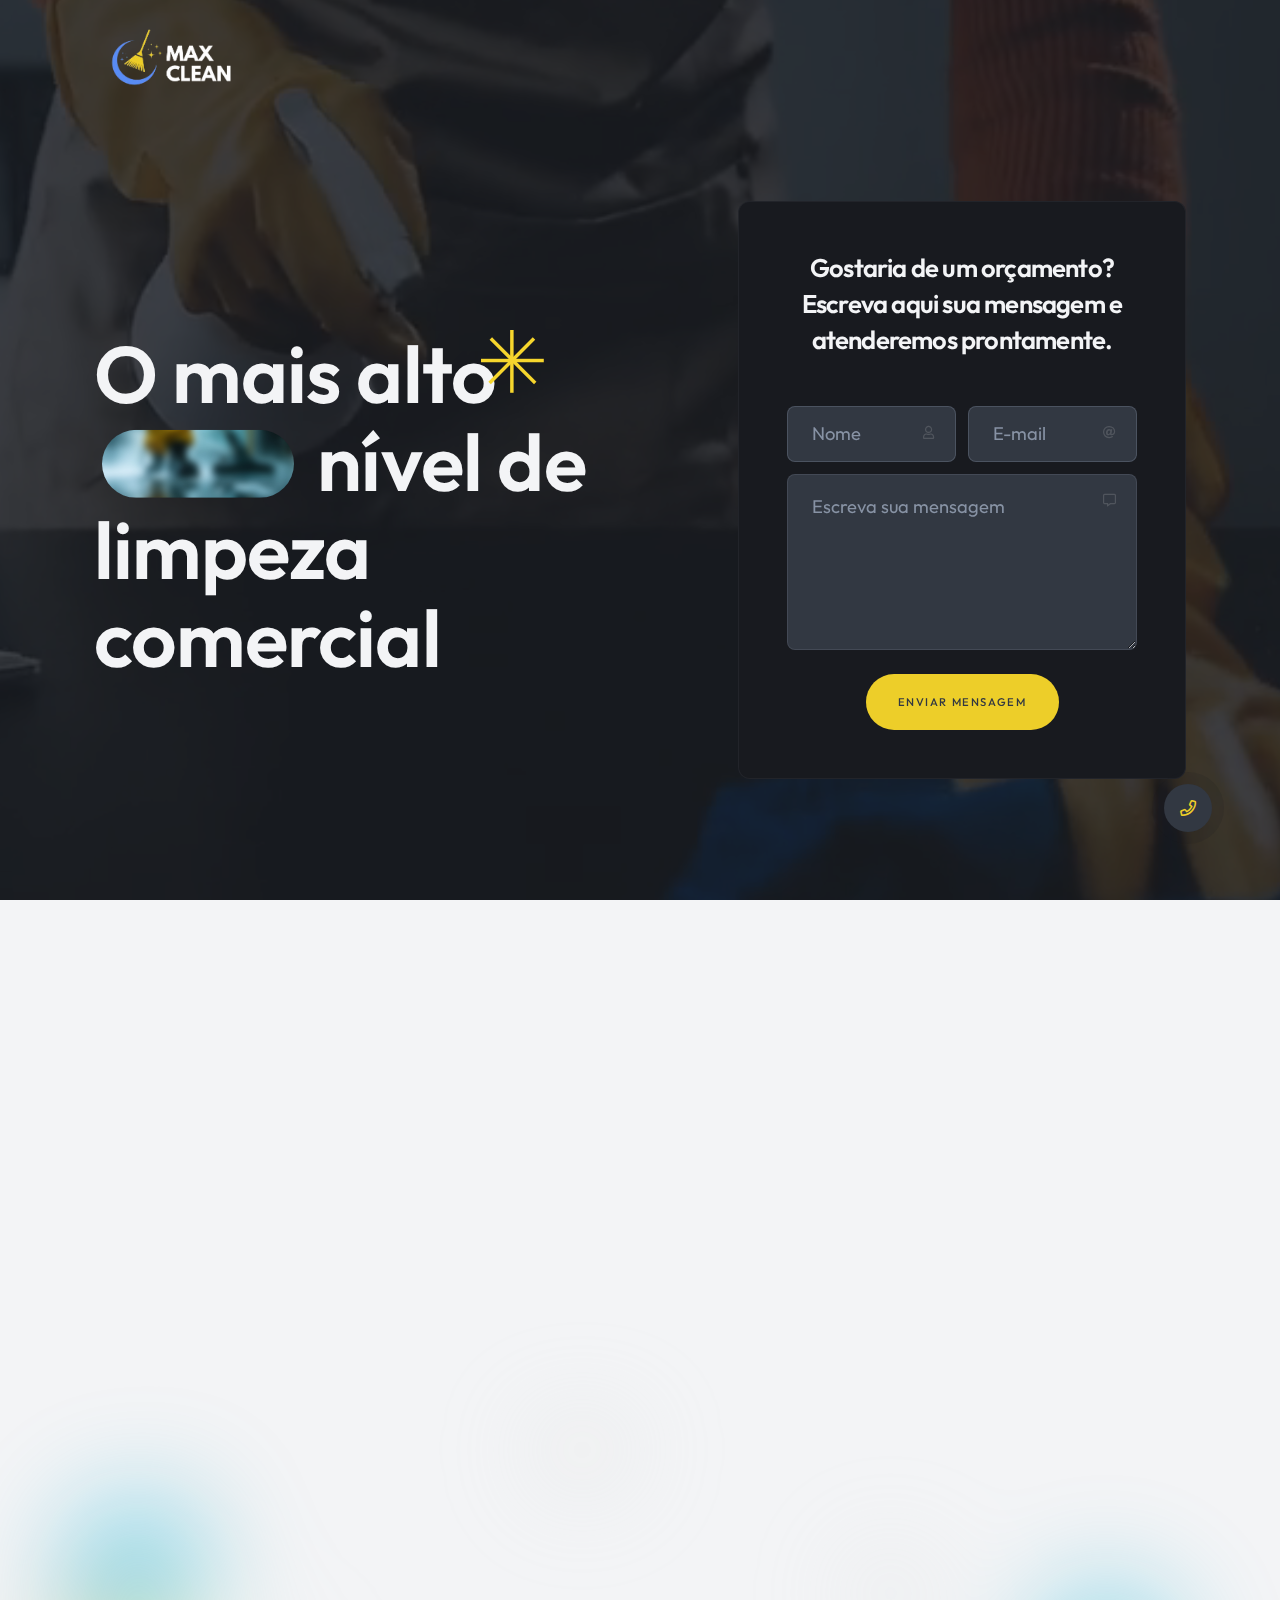
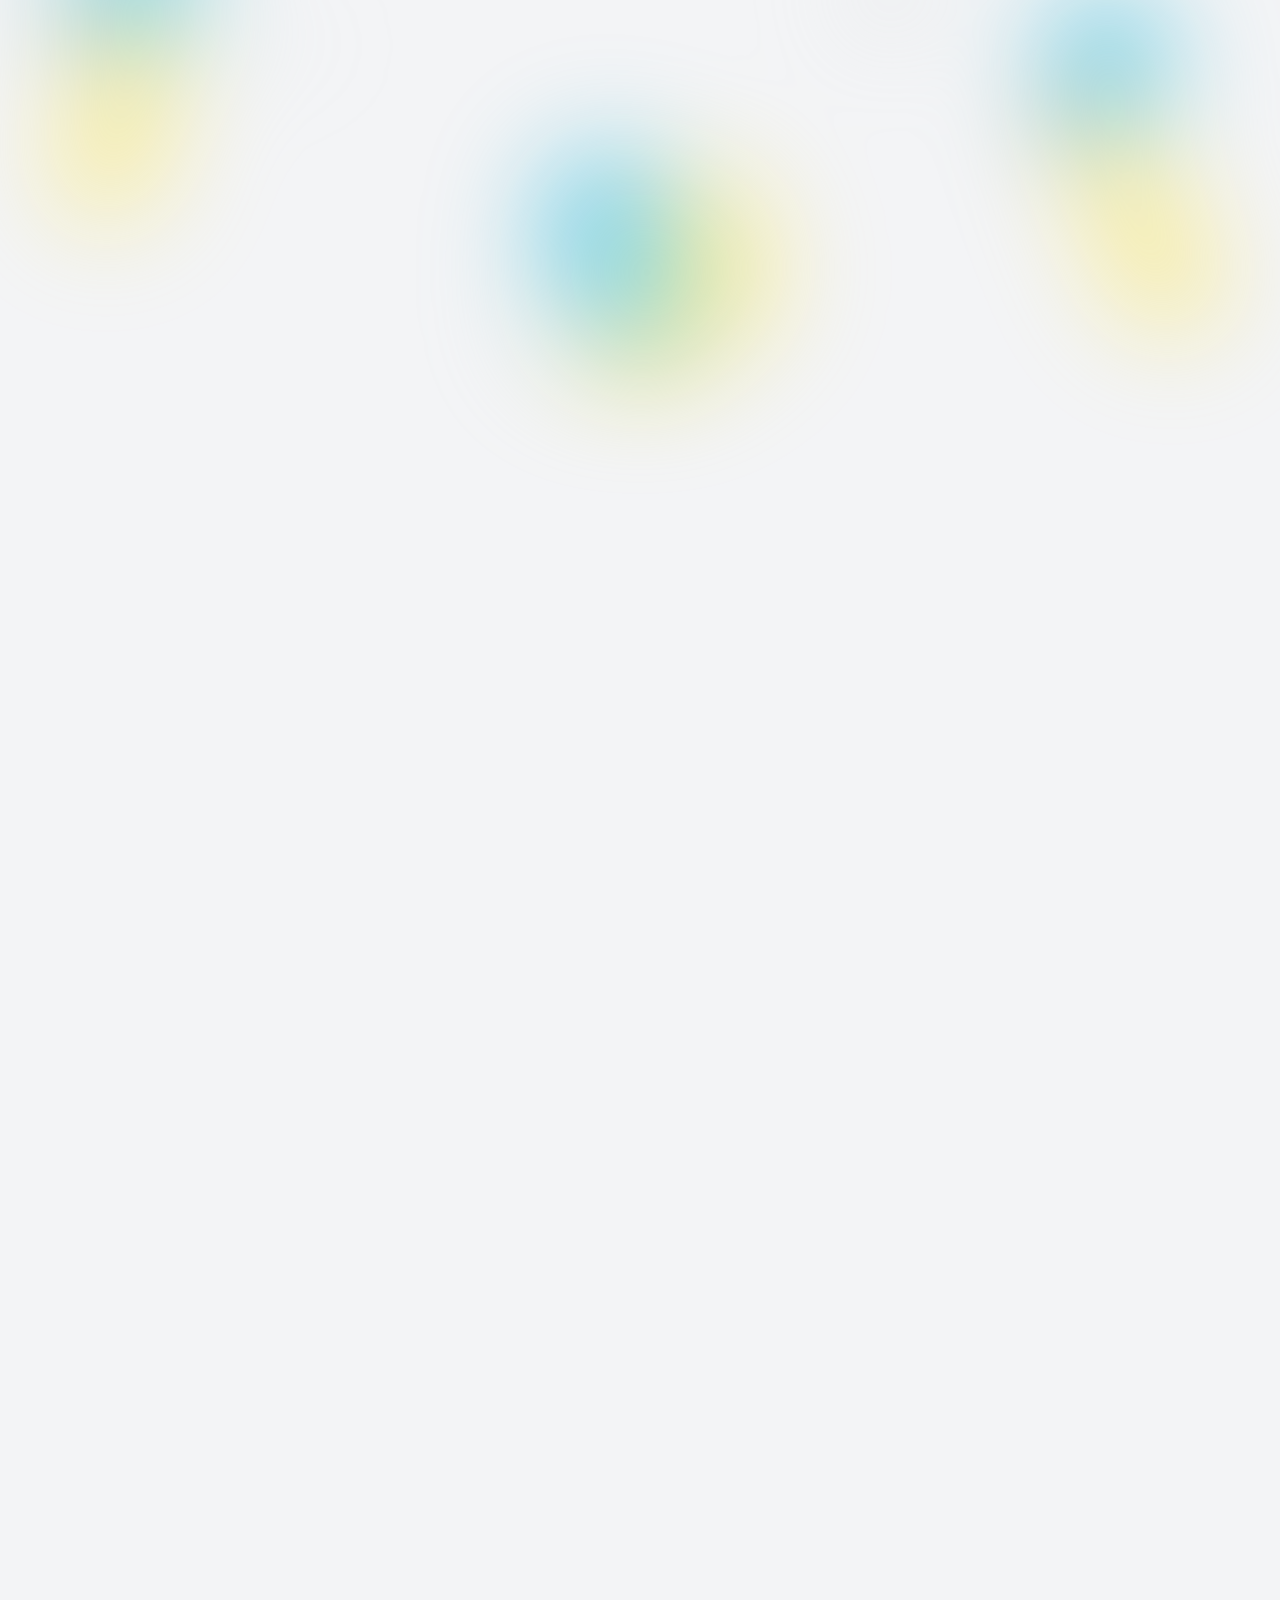
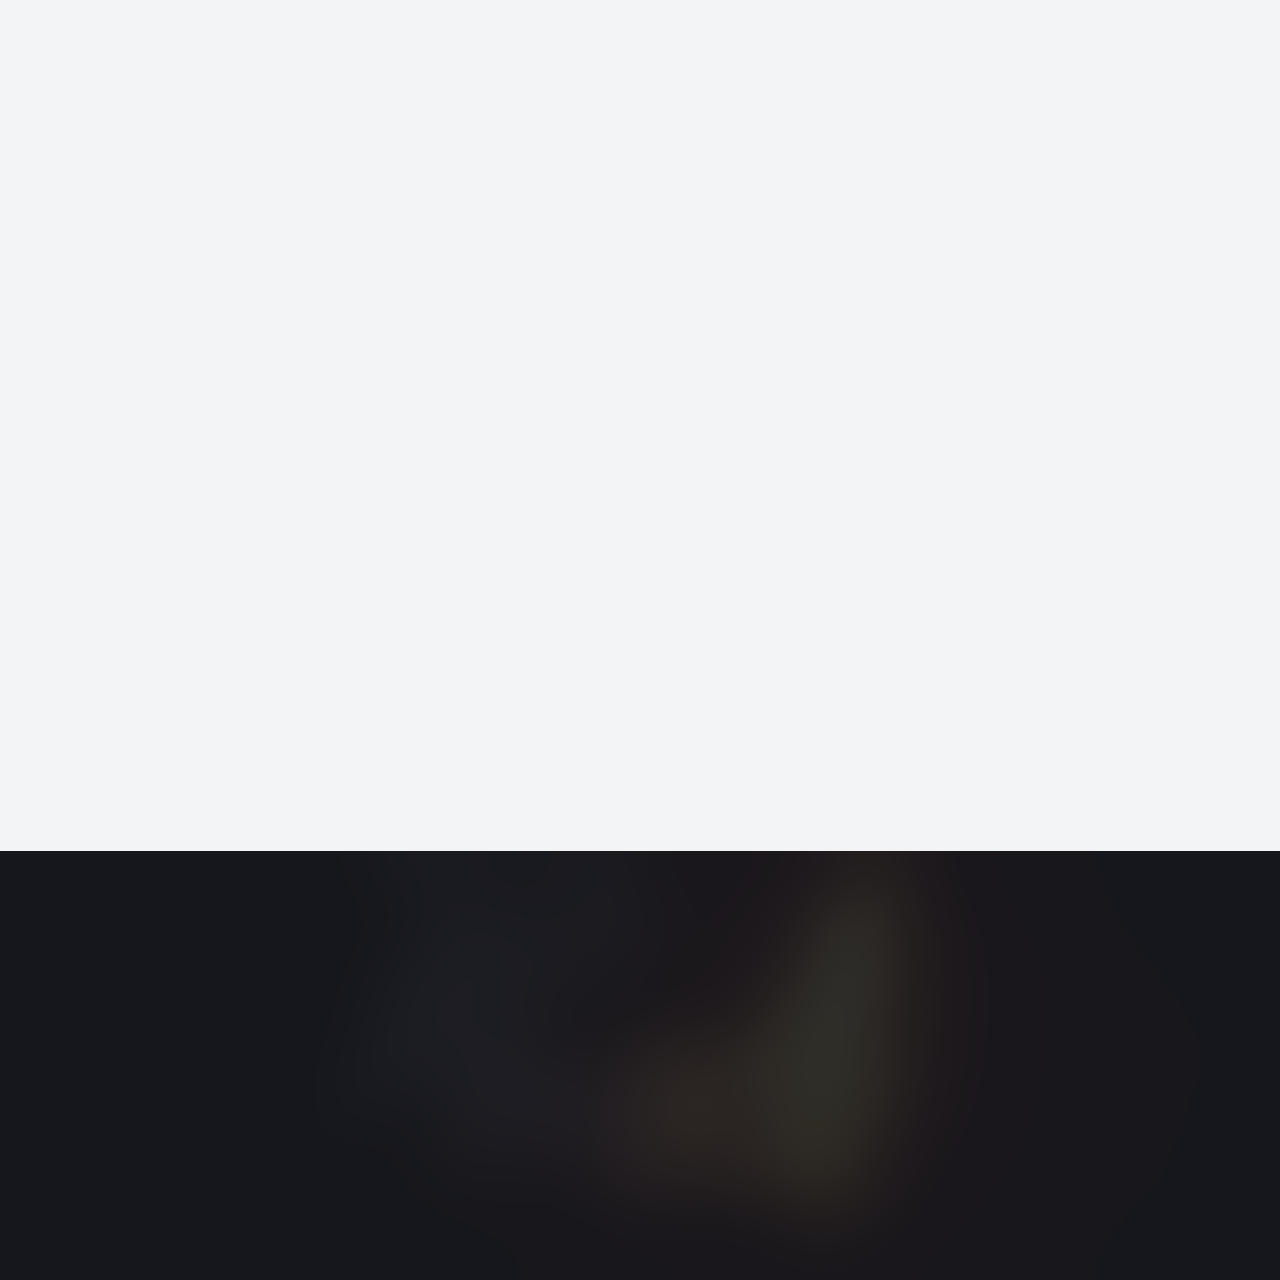
<file: index.html>
<!DOCTYPE html>
<html lang="zxx">
<head>
    <meta charset="UTF-8">
    <meta name="viewport" content="width=device-width, initial-scale=1.0">
    <meta http-equiv="X-UA-Compatible" content="ie=edge">
    <!-- chome mobile panel color -->
    <meta name="theme-color" content="#EDCE29">
    <!-- favicon -->
    <link rel="shortcut icon" href="img/ui/favicon.png" type="image/x-icon">

    <!-- bootstrap grid css -->
    <link rel="stylesheet" href="css/plugins/bootstrap-grid.css">
    <!-- swiper css -->
    <link rel="stylesheet" href="css/plugins/swiper.css">
    <!-- fancybox css -->
    <link rel="stylesheet" href="css/plugins/fancybox.css">
    <!-- font awesome css -->
    <link rel="stylesheet" href="css/plugins/fontawesome.css">
    <!-- main css -->
    <link rel="stylesheet" href="css/style.css">
    <!-- page title -->
    <title>Max Clean - Limpeza e Conservação de Ambientes</title>

</head>

<body class="mil-tp-invert">

    <!-- page wrapper -->
    <div class="mil-page-wrapper">

        <!-- static content -->
        <div class="mil-preloader-frame">
            <div class="mil-preloader-content">
                <img src="img/ui/max-clean-logo.png" alt="logo">
                <div class="mil-preloader">
                    <div class="mil-preload-line"></div>
                </div>
                <div class="mil-fs-18 mil-pre-text mil-m-1 mil-fw-600">Carregando: <span class="mil-percent">00</span> %</div>
            </div>
        </div>
        <div class="mil-top-panel">
            <div class="container">
                <div class="mil-tp-content">
                    <div class="mil-left">
                        <a href="index.html" class="mil-logo mil-hover-bri-105" style="width: 16rem">
                            <img src="img/ui/max-clean-logo.png" style="width: 120% !important;" alt="logo">
                            <img src="img/ui/logo-max-clean.png" style="width: 120% !important;" alt="logo" class="mil-light">
                        </a>
                    </div>
                    <nav class="mil-main-menu">
                       
                    </nav>
                    <!-- <div class="mil-right mil-jce">
                        <div class="mil-tp-phone mil-aic mil-mr-60 mil-sm-mr-15">
                            <i class="far fa-mobile mil-icon mil-sm mil-bg-a-2 mil-m-4 mil-mr-15 mil-sm-hidden" style="padding-top: .2rem"></i>
                            <a href="#" class="mil-fw-600" data-no-swup>(27) 99999-9999</a>
                        </div>
                        <a href="contact.html" class="mil-btn mil-lg mil-bg-a-1 mil-br-xl mil-hover-bri-105 mil-icon-btn mil-hover-scale mil-md-hidden"><span>Contato</span><i class="far fa-magic mil-bg-m-1 mil-a-1"></i></a>
                        <div class="mil-menu-btn">
                            <span></span>
                        </div>
                    </div> -->
                </div>
            </div>
        </div>
        <div class="mil-right-buttons-frame">
            <div class="mil-order-call-window">
                <div class="mil-ocw-content">
                    <div class="row mil-aic">
                        <div class="col-lg-7">
                            <!-- <form>
                                <h4 class="mil-fs-28 mil-mb-30">Leave your number, <br>and we'll call you back</h4>
                                <div class="mil-input-frame mil-mb-15">
                                    <input type="text" id="nome" name="user-name" placeholder="Nome" class="mil-br-md mil-bg-m-3" autocomplete="name">
                                    <i class="far fa-user mil-a-2"></i>
                                </div>
                                <div class="mil-input-frame mil-mb-30">
                                    <input type="tel" id="telefone" name="user-tel" class="mil-phone-input mil-br-md mil-bg-m-3" placeholder="(27) 99999-9999" autocomplete="tel">
                                    <i class="far fa-mobile mil-a-2"></i>
                                </div>
                                <button class="mil-btn mil-bg-a-1 mil-icon-btn mil-br-xl mil-hover-bri-105 mil-hover-scale" type="submit">Order a call<i class="far fa-arrow-right mil-bg-m-1 mil-a-1"></i></button>
                            </form> -->
                        </div>
                        <div class="col-lg-5">
                            <img src="img/ui/cc.jpg" alt="callcenter" class="mil-ocw-img mil-br-sm">
                        </div>
                    </div>
                </div>
            </div>
            <div class="mil-right-buttons">
                <a href="#top" class="mil-side-btn mil-back-to-top mil-hover-bri-120">
                    <i class="far fa-arrow-up mil-a-1"></i>
                </a>
                <button onclick="sendToWhatsapp()" class="mil-side-btn mil-open-window mil-hover-bri-120"></button>
            </div>
        </div>
        <!-- <div class="mil-discount-popup">
            <div class="mil-popup-window">
                <div class="mil-envelope-top">
                    <i class="fal fa-times mil-close-popup"></i>
                    <svg viewBox="0 0 555 224" fill="none" xmlns="http://www.w3.org/2000/svg">
                        <g filter="url(#filter0_d_658_621)">
                            <path d="M15 180.242C15 169.665 20.5702 159.869 29.6603 154.461L262.16 16.1269C271.613 10.5024 283.387 10.5024 292.84 16.1269L525.34 154.461C534.43 159.869 540 169.665 540 180.242V205H15V180.242Z" fill="white" />
                        </g>
                        <path d="M90 153L277.931 43L465 153" stroke="#CC4E4E" stroke-opacity="0.04" stroke-width="34" stroke-linecap="round" />
                        <defs>
                            <filter id="filter0_d_658_621" x="0" y="0.908447" width="555" height="223.092" filterUnits="userSpaceOnUse" color-interpolation-filters="sRGB">
                                <feFlood flood-opacity="0" result="BackgroundImageFix" />
                                <feColorMatrix in="SourceAlpha" type="matrix" values="0 0 0 0 0 0 0 0 0 0 0 0 0 0 0 0 0 0 127 0" result="hardAlpha" />
                                <feOffset dy="4" />
                                <feGaussianBlur stdDeviation="7.5" />
                                <feComposite in2="hardAlpha" operator="out" />
                                <feColorMatrix type="matrix" values="0 0 0 0 0 0 0 0 0 0 0 0 0 0 0 0 0 0 0.15 0" />
                                <feBlend mode="normal" in2="BackgroundImageFix" result="effect1_dropShadow_658_621" />
                                <feBlend mode="normal" in="SourceGraphic" in2="effect1_dropShadow_658_621" result="shape" />
                            </filter>
                        </defs>
                    </svg>
                    <div class="mil-discount-card">
                        <div class="mil-text-part mil-aic mil-bg-a-1">
                            <div class="mil-aic">
                                <div class="mil-dscnt-star mil-invert">
                                    <img src="img/ui/star.svg" alt="star">
                                    <div class="mil-fs-40 mil-lh-100 mil-m-3 mil-fw-700"><span>50</span>%</div>
                                </div>
                                <div>
                                    <p class="mil-m-1 mil-mb-15 mil-opacity-7">Hurry up!</p>
                                    <h3 class="mil-fs-32 mil-mb-20">Discount for the first cleaning <span class="mil-m-4">*</span></h3>
                                    <p class="mil-m-1 mil-opacity-7">Limited time offer!</p>
                                </div>
                            </div>
                        </div>
                        <div class="mil-dscnt-part">
                            <img src="img/ui/discount.svg" alt="discount">
                            <div class="mil-up-text mil-m-4"><img src="img/ui/logo-light.png" alt="logo" style="width: 11rem; height: auto; margin-left: -.5rem"></div>
                        </div>
                    </div>
                </div>
                <div class="mil-envelope-body mil-tac mil-br-lg">
                    <h4 class="mil-fs-36 mil-mb-60">🔥 Wow! That's so lucky! 🥳</h4>
                    <form>
                        <div class="row">
                            <div class="col-6 mil-mb-15">
                                <div class="mil-input-frame">
                                    <input type="text" id="user-name-3" name="user-name" placeholder="Name" class="mil-br-md mil-bg-m-3" autocomplete="name">
                                    <i class="far fa-user mil-a-2"></i>
                                </div>
                            </div>
                            <div class="col-6 mil-mb-15">
                                <div class="mil-input-frame">
                                    <input type="email" id="user-email-3" name="user-email" placeholder="Email" class="mil-br-md mil-bg-m-3" autocomplete="email">
                                    <i class="far fa-at mil-a-2"></i>
                                </div>
                            </div>
                            <div class="col-md-12 mil-mb-15">
                                <div class="mil-input-frame">
                                    <input type="tel" id="user-phone-3" name="user-tel" class="mil-phone-input mil-br-md mil-bg-m-3" placeholder="+38 (___) ___-__-__" autocomplete="tel">
                                    <i class="far fa-mobile mil-a-2"></i>
                                </div>
                            </div>
                            <div class="col-lg-12 mil-aic mil-mt-15">
                                <p class="mil-fs-14 mil-m-2 mil-tal">By clicking the send button, you agree to the rules for processing personal data</p>
                                <button class="mil-btn mil-bg-a-1 mil-icon-btn mil-br-xl mil-hover-bri-105 mil-hover-scale mil-ml-60 mil-sm-ml-30" type="submit">Get it now<i class="far fa-arrow-right mil-bg-m-1 mil-a-1"></i></button>
                            </div>
                        </div>
                    </form>
                </div>
            </div>
        </div> -->
        <!-- static content end -->

        <!-- dynamic content -->
        <div id="swupMain" class="transition-fade">

            <!-- hero -->
            <div class="mil-hero-4 mil-relative" id="top">
                <div class="mil-video-background mil-delay-load">
                    <video class="mil-scale-img-top" data-value-1="1" data-value-2="1.3" autoplay="autoplay" loop="loop" muted="" playsinline="" oncontextmenu="return false;" preload="auto">
                        <source src="img/hero/video-inicial.mp4">
                    </video>
                </div>
                <div class="mil-main-title">
                    <div class="container">
                        <div class="row mil-jcb mil-aic mil-h-100">
                            <div class="col-lg-6">
                                <div class="mil-column mil-sm-aic mil-mb-60 mil-scale-img-top" data-value-1="1" data-value-2=".85">
                                    <div class="mil-aic">
                                        <div class="mil-word-frame">
                                            <svg width="89" height="89" viewBox="0 0 89 89" fill="none" xmlns="http://www.w3.org/2000/svg" class="mil-text-star" style="top: -15%;right: -15%">
                                                <rect x="42.1406" y="13.0017" width="3.46874" height="62.7841" fill="#F6D62D" />
                                                <rect x="13.0078" y="45.2607" width="3.46874" height="62.7841" transform="rotate(-90 13.0078 45.2607)" fill="#F6D62D" />
                                                <rect x="21.5859" y="22.8096" width="3.46874" height="62.7841" transform="rotate(-45 21.5859 22.8096)" fill="#F6D62D" />
                                                <rect x="22.8125" y="67.2046" width="3.46874" height="62.7841" transform="rotate(-135 22.8125 67.2046)" fill="#F6D62D" />
                                            </svg>
                                            <h1 class="mil-fs-100 mil-sm-fs-72 mil-lh-110 mil-m-3">O mais alto </h1>
                                        </div>
                                        <!-- <div class="mil-fs-16 mil-m-2 mil-lh-160 mil-ml-60 mil-mt-20 mil-sm-hidden">Solução <br> confiável de serviços de limpeza comercial.</div> -->

                                    </div>
                                    <div class="mil-word-frame">
                                        <h1 class="mil-fs-100 mil-sm-fs-72 mil-lh-110 mil-m-3"><img src="img/ui/t5.jpg" alt="image" class="mil-text-image mil-long"> nível de limpeza comercial</h1>
                                    </div>
                                </div>
                            </div>
                            <div class="col-lg-6 mil-mb-f">
                                <div class="row mil-jce">
                                    <div class="col-lg-10 mil-relative">
                                        <div class="mil-hero-form-frame mil-bg-m-5 mil-br-lg mil-scale-img-top mil-sm-anim-none" data-value-1="1" data-value-2=".85">
                                            <div class="mil-aic mil-column">
                                                <h3 class="mil-fs-32 mil-tac mil-lh-140 mil-m-3 mil-mb-60">Gostaria de um orçamento? <br>Escreva aqui sua mensagem e atenderemos prontamente.</h3>
                                            </div>
                                            <form action="">
                                                <div class="row">
                                                    <div class="col-6 mil-mb-15">
                                                        <div class="mil-input-frame">
                                                            <input type="text" id="nome" name="user-name" placeholder="Nome" class="mil-br-md mil-bg-m-1 mil-m-3" autocomplete="name">
                                                            <i class="far fa-user mil-a-1"></i>
                                                        </div>
                                                    </div>
                                                    <div class="col-6 mil-mb-15">
                                                        <div class="mil-input-frame">
                                                            <input type="email" id="email" name="user-email" placeholder="E-mail" class="mil-br-md mil-bg-m-1 mil-m-3" autocomplete="email">
                                                            <i class="far fa-at mil-a-1"></i>
                                                        </div>
                                                    </div>
                                                    
                                                    
                                                    <div class="col-lg-12 mil-mb-30">
                                                        <div class="mil-input-frame mil-type-2">
                                                            <textarea id="mensagem" name="message" placeholder="Escreva sua mensagem" class="mil-br-md mil-bg-m-1 mil-m-3" autocomplete="off"></textarea>
                                                            <i class="far fa-comment-alt mil-a-1"></i>
                                                        </div>
                                                    </div>
                                                    <div class="col-lg-12 mil-jcc">
                                                        <button onclick="sendToWhatsapp()" class="mil-btn mil-bg-a-1 mil-br-xl mil-hover-bri-105 mil-hover-scale mil-aie" type="submit">Enviar Mensagem</button>
                                                    </div>
                                                </div>
                                            </form>

                                        </div>
                                    </div>
                                </div>
                            </div>
                        </div>
                    </div>
                </div>
            </div>
            <!-- hero end -->

            <!-- services -->
            <!-- <div class="mil-p-f-30" id="scroll">
                <div class="container">
                    <div class="mil-section-title mil-mb-f mil-up">
                        <h2 class="mil-fs-36">Serviços Básicos</h2>
                        <div class="mil-dots"></div>
                        <b class="mil-fs-24">01</b>
                    </div>
                    <div class="mil-service-card-long mil-mb-15">
                        <div class="row mil-jcb">
                            <div class="col-lg-4 mil-mb-15 mil-up">
                                <div class="mil-inner-frame mil-bg-m-4 mil-br-md mil-column mil-jcc">
                                    <h2 class="mil-fs-30 mil-mb-30">Limpeza Corporativa</h2>
                                    <div class="mil-up-text mil-a-2 mil-mb-30">Salas, escritórios, consultórios, </div>
                                    <p class="mil-fs-18 mil-lh-160 mil-mb-30">Limpeza em salas, escritórios</p>
                                    <a href="service-1.html" class="mil-link mil-m-1 mil-icon-btn">Read more<i class="far fa-arrow-right mil-bg-a-1 mil-m-1"></i></a>
                                </div>
                            </div>
                            <div class="col-lg-4 mil-mb-15 mil-up">
                                <div class="mil-img-frame">
                                    <img src="img/services/1.jpg" alt="service" class="mil-scale-img" data-value-1="1.15" data-value-2="1">
                                </div>
                            </div>
                            <div class="col-lg-4 mil-mb-15 mil-up">
                                <div class="mil-inner-frame mil-bg-m-4 mil-br-md mil-column mil-jcc">
                                    <ul class="mil-check-list">
                                        <li>Dust all surfaces</li>
                                        <li>Mop floors</li>
                                        <li>Clean kitchen surfaces</li>
                                        <li>Disinfect bathroom and toilet</li>
                                        <li>Take out trash</li>
                                    </ul>
                                </div>
                            </div>
                        </div>
                    </div>
                    <div class="mil-service-card-long mil-mb-15">
                        <div class="row mil-jcb">
                            <div class="col-lg-4 mil-mb-15 mil-up">
                                <div class="mil-inner-frame mil-bg-m-4 mil-br-md mil-column mil-jcc">
                                    <h2 class="mil-fs-30 mil-mb-30">Home cleaning</h2>
                                    <div class="mil-up-text mil-a-2 mil-mb-30">from $59</div>
                                    <p class="mil-fs-18 mil-lh-160 mil-mb-30">Lorem ipsum Dolor sit amet, consectetur voluptatum vero adipisicing elit. Pariatur dolores atque, adipisci qui voluptatum vero.</p>
                                    <a href="service-2.html" class="mil-link mil-m-1 mil-icon-btn">Read more<i class="far fa-arrow-right mil-bg-a-1 mil-m-1"></i></a>
                                </div>
                            </div>
                            <div class="col-lg-4 mil-mb-15 mil-up">
                                <div class="mil-img-frame">
                                    <img src="img/services/2.jpg" alt="service" class="mil-scale-img" data-value-1="1.15" data-value-2="1">
                                </div>
                            </div>
                            <div class="col-lg-4 mil-mb-15 mil-up">
                                <div class="mil-inner-frame mil-bg-m-4 mil-br-md mil-column mil-jcc">
                                    <ul class="mil-check-list">
                                        <li>Dust all surfaces</li>
                                        <li>Mop floors</li>
                                        <li>Clean kitchen surfaces</li>
                                        <li>Disinfect bathroom and toilet</li>
                                        <li>Take out trash</li>
                                    </ul>
                                </div>
                            </div>
                        </div>
                    </div>
                    <div class="mil-service-card-long mil-mb-15">
                        <div class="row mil-jcb">
                            <div class="col-lg-4 mil-mb-15 mil-up">
                                <div class="mil-inner-frame mil-bg-m-4 mil-br-md mil-column mil-jcc">
                                    <h2 class="mil-fs-30 mil-mb-30">Ofice cleaning</h2>
                                    <div class="mil-up-text mil-a-2 mil-mb-30">from $59</div>
                                    <p class="mil-fs-18 mil-lh-160 mil-mb-30">Lorem ipsum Dolor sit amet, consectetur voluptatum vero adipisicing elit. Pariatur dolores atque, adipisci qui voluptatum vero.</p>
                                    <a href="service-1.html" class="mil-link mil-m-1 mil-icon-btn">Read more<i class="far fa-arrow-right mil-bg-a-1 mil-m-1"></i></a>
                                </div>
                            </div>
                            <div class="col-lg-4 mil-mb-15 mil-up">
                                <div class="mil-img-frame">
                                    <img src="img/services/3.jpg" alt="service" class="mil-scale-img" data-value-1="1.15" data-value-2="1">
                                </div>
                            </div>
                            <div class="col-lg-4 mil-mb-15 mil-up">
                                <div class="mil-inner-frame mil-bg-m-4 mil-br-md mil-column mil-jcc">
                                    <ul class="mil-check-list">
                                        <li>Dust all surfaces</li>
                                        <li>Mop floors</li>
                                        <li>Clean kitchen surfaces</li>
                                        <li>Disinfect bathroom and toilet</li>
                                        <li>Take out trash</li>
                                    </ul>
                                </div>
                            </div>
                        </div>
                    </div>
                </div>
            </div> -->
            <!-- services end -->

            <!-- services -->
            <div class="mil-p-f-30">
                <div class="container">
                    <div class="mil-section-title mil-mb-f mil-up">
                        <h2 class="mil-fs-36">Atendimento</h2>
                        <div class="mil-dots"></div>
                        <b class="mil-fs-24">02</b>
                    </div>
                    <div class="row">
                        <div class="col-sm-6 col-md-4 col-xl-3 mil-mb-15 mil-up">
                            <a href="#" class="mil-service-card mil-bg-m-4 mil-br-md">
                                <div class="mil-jcs mil-aic">
                                    <i class="fas fa-car fa-2x mil-mr-15"></i>
                                    <h3 class="mil-fs-24 mil-lh-110">Concessionárias</h3>
                                </div>
                            </a>
                        </div>
                        <div class="col-sm-6 col-md-4 col-xl-3 mil-mb-15 mil-up">
                            <a href="#" class="mil-service-card mil-bg-m-4 mil-br-md">
                                <div class="mil-jcs mil-aic">
                                    <i class="fas fa-piggy-bank fa-2x mil-mr-15"></i>
                                    <h3 class="mil-fs-24 mil-lh-110">Bancos</h3>
                                </div>
                            </a>
                        </div>
                        <div class="col-sm-6 col-md-4 col-xl-3 mil-mb-15 mil-up">
                            <a href="#" class="mil-service-card mil-bg-m-4 mil-br-md">
                                <div class="mil-jcs mil-aic">
                                    <i class="fas fa-briefcase fa-2x mil-mr-15"></i>
                                    <h3 class="mil-fs-24 mil-lh-110">Escritórios</h3>
                                </div>
                            </a>
                        </div>
                        <div class="col-sm-6 col-md-4 col-xl-3 mil-mb-15 mil-up">
                            <a href="#" class="mil-service-card mil-bg-m-4 mil-br-md">
                                <div class="mil-jcs mil-aic">
                                    <i class="fas fa-dumbbell fa-2x mil-mr-15"></i>
                                    <h3 class="mil-fs-24 mil-lh-110">Academias</h3>
                                </div>
                            </a>
                        </div>
                        <div class="col-sm-6 col-md-4 col-xl-3 mil-mb-15 mil-up">
                            <a href="#" class="mil-service-card mil-bg-m-4 mil-br-md">
                                <div class="mil-jcs mil-aic">
                                    <i class="fas fa-university fa-2x mil-mr-15"></i>
                                    <h3 class="mil-fs-24 mil-lh-110">Governo</h3>
                                </div>
                            </a>
                        </div>
                        <div class="col-sm-6 col-md-4 col-xl-3 mil-mb-15 mil-up">
                            <a href="#" class="mil-service-card mil-bg-m-4 mil-br-md">
                                <div class="mil-jcs mil-aic">
                                    <i class="fas fa-industry  fa-2x mil-mr-15"></i>
                                    <h3 class="mil-fs-24 mil-lh-110">Fabrica Industrial
                                    </h3>
                                </div>
                            </a>
                        </div>
                        <div class="col-sm-6 col-md-4 col-xl-3 mil-mb-15 mil-up">
                            <a href="#" class="mil-service-card mil-bg-m-4 mil-br-md">
                                <div class="mil-jcs mil-aic">
                                    <i class="fas fa-hospital fa-2x mil-mr-15"></i>
                                    <h3 class="mil-fs-24 mil-lh-110">Hospital</h3>
                                </div>
                            </a>
                        </div>
                        <div class="col-sm-6 col-md-4 col-xl-3 mil-mb-15 mil-up">
                            <a href="#" class="mil-service-card mil-bg-m-4 mil-br-md">
                                <div class="mil-jcs mil-aic">
                                    <i class="fas fa-church fa-2x mil-mr-15"></i>
                                    <h3 class="mil-fs-24 mil-lh-110">Igreja</h3>
                                </div>
                            </a>
                        </div>
                        <div class="col-sm-6 col-md-4 col-xl-3 mil-mb-15 mil-up">
                            <a href="#" class="mil-service-card mil-bg-m-4 mil-br-md">
                                <div class="mil-jcs mil-aic">
                                    <i class="fas fa-store fa-2x mil-mr-15"></i>
                                    <h3 class="mil-fs-24 mil-lh-110">Varejo</h3>
                                </div>
                            </a>
                        </div>
                        <div class="col-sm-6 col-md-4 col-xl-3 mil-mb-15 mil-up">
                            <a href="#" class="mil-service-card mil-bg-m-4 mil-br-md">
                                <div class="mil-jcs mil-aic">
                                     <i class="fas fa-graduation-cap fa-2x mil-mr-15"></i>
                                    <h3 class="mil-fs-24 mil-lh-110">Escolas e Universidades</h3>
                                </div>
                            </a>
                        </div>
                        <div class="col-sm-6 col-md-4 col-xl-3 mil-mb-15 mil-up">
                            <a href="#" class="mil-service-card mil-bg-m-4 mil-br-md">
                                <div class="mil-jcs mil-aic">
                                    <i class="fas fa-umbrella-beach fa-2x mil-mr-15"></i>
                                    <h3 class="mil-fs-24 mil-lh-110">Hotéis e Resorts</h3>
                                </div>
                            </a>
                        </div>
                        <div class="col-sm-6 col-md-4 col-xl-3 mil-mb-15 mil-up">
                            <a href="#" class="mil-service-card mil-bg-m-4 mil-br-md">
                                <div class="mil-jcs mil-aic">
                                    <i class="fas fa-film fa-2x mil-mr-15"></i>
                                    <h3 class="mil-fs-24 mil-lh-110">Cinemas</h3>
                                </div>
                            </a>
                        </div>
                    </div>
                </div>
            </div>
            <!-- services end -->

            <!-- about -->
            <div class="mil-p-0-15 mil-relative">
                <img src="img/ui/bg.png" alt="background" class="mil-bg" style="top: -10rem">
                <div class="container">
                    <div class="mil-section-title mil-mb-f mil-up">
                        <h2 class="mil-fs-36">Um pouco sobre nós</h2>
                        <div class="mil-dots"></div>
                        <b class="mil-fs-24">03</b>
                    </div>
                    <div class="row">
                        <div class="col-md-6 col-xl-4 mil-mb-15 mil-up">
                            <div class="mil-about-box mil-br-md" style="width: 90% !important;">
                                <img src="img/ui/toalha_microfibra_colaborador.webp" alt="cover" class="mil-box-cover mil-scale-img" data-value-1="1.2" data-value-2="1">
                            </div>
                        </div>
                        <div class="col-md-6 col-xl-4 mil-mb-15 mil-up">
                            <div class="mil-about-box mil-br-md mil-bg-m-1">
                                <img src="img/ui/bg-i1.png" alt="icons" class="mil-box-icons mil-opacity-05 mil-parallax-img" data-value-1="0" data-value-2="-60">
                                <div class="mil-box-content mil-column mil-jcb mil-tar">
                                   
                                    <div>
                                        <div class="mil-fs-86 mil-fw-600 mil-m-3 mil-mb-20"><span class="mil-counter" data-number="97">97%</span><span class="mil-a-1">%</span></div>
                                        <p class="mil-fs-30 mil-m-3 mil-opacity-2">Grau de Satisfação </p>
                                    </div>
                                </div>
                            </div>
                        </div>
                        <div class="col-md-6 col-xl-4 mil-mb-15 mil-up">
                            <div class="mil-about-box mil-br-md">
                                <img src="img/ui/a2.jpg" alt="cover" class="mil-box-cover mil-scale-img" data-value-1="1.2" data-value-2="1">
                            </div>
                        </div>
                        <div class="col-md-6 col-xl-4 mil-mb-15 mil-up">
                            <div class="mil-about-box mil-br-md mil-bg-a-2">
                                <div class="mil-box-content mil-column mil-jcb">
                                    <div>
                                        <p class="mil-fs-20 mil-m-3 mil-opacity-7">Somos uma franqueada de uma empresa líder em serviços de limpeza e desinfecção comercial. Com mais de 30 anos de experiência, a Jan-Pro é uma das maiores empresas de limpeza comercial do mundo, com presença em 8 países e mais de 10.000 franquias certificadas. A sede internacional é nos Estados Unidos, e no Brasil estamos há 15 anos.</p>
                                    </div>
                                    <div class="mil-bg-number mil-scale-img" data-value-1="1.2" data-value-2="1">30</div>
                                </div>
                            </div>
                        </div>
                        <div class="col-md-6 col-xl-4 mil-mb-15 mil-up mil-relative">
                            <div class="mil-about-box mil-br-md">
                                <img src="img/ui/a3.jpg" alt="cover" class="mil-box-cover mil-scale-img" data-value-1="1.2" data-value-2="1" style="object-position: bottom">
                            </div>
                            <img src="img/ui/s1.png" alt="star" class="mil-deco-star">
                        </div>
                        <div class="col-md-6 col-xl-4 mil-mb-15 mil-up">
                            <div class="mil-about-box mil-br-md mil-bg-a-1">
                                <img src="img/ui/bg-i2.png" alt="icons" class="mil-box-icons mil-scale-img" data-value-1="1.3" data-value-2="1" style="right: -2rem; top: 10%">
                                <div class="mil-box-content mil-column mil-jcb">
                                    <p class="mil-fs-38 mil-fw-600 mil-m-1">Limpamos <br> pensando no meio <br>ambiente.</p>
                                    <div>
                                        <p class="mil-fs-20 mil-m-1">Usamos apenas produtos químicos e  <br> materiais domésticos profissionais <br> e ecológicos.</p>
                                    </div>
                                </div>
                            </div>
                        </div>
                    </div>
                </div>
            </div>
            <!-- about end -->

            <!-- team -->
            <!-- <div class="mil-p-0-15">
                <div class="container">
                    <div class="mil-section-title mil-mb-f mil-up">
                        <h2 class="mil-fs-36">Meet our team</h2>
                        <div class="mil-dots"></div>
                        <b class="mil-fs-24">04</b>
                    </div>
                </div>
                <div class="container-fluid">
                    <div class="swiper-container mil-team-slider mil-mb-f mil-up">
                        <div class="swiper-wrapper">
                            <div class="swiper-slide">
                                <div class="mil-team-card">
                                    <img src="img/team/1.jpg" alt="Team member">
                                    <div class="mil-descr">
                                        <h5 class="mil-fs-20 mil-m-4 mil-mb-15">Sarah Newman</h5>
                                        <p class="mil-m-2 mil-up-text">Founder</p>
                                    </div>
                                </div>
                            </div>
                            <div class="swiper-slide">
                                <div class="mil-team-card">
                                    <img src="img/team/2.jpg" alt="Team member">
                                    <div class="mil-descr">
                                        <h5 class="mil-fs-20 mil-m-4 mil-mb-15">Sarah Newman</h5>
                                        <p class="mil-m-2 mil-up-text">Cleaner</p>
                                    </div>
                                </div>
                            </div>
                            <div class="swiper-slide">
                                <div class="mil-team-card">
                                    <img src="img/team/3.jpg" alt="Team member">
                                    <div class="mil-descr">
                                        <h5 class="mil-fs-20 mil-m-4 mil-mb-15">Sarah Newman</h5>
                                        <p class="mil-m-2 mil-up-text">Cleaner</p>
                                    </div>
                                </div>
                            </div>
                            <div class="swiper-slide">
                                <div class="mil-team-card">
                                    <img src="img/team/4.jpg" alt="Team member">
                                    <div class="mil-descr">
                                        <h5 class="mil-fs-20 mil-m-4 mil-mb-15">Sarah Newman</h5>
                                        <p class="mil-m-2 mil-up-text">Cleaner</p>
                                    </div>
                                </div>
                            </div>
                            <div class="swiper-slide">
                                <div class="mil-team-card">
                                    <img src="img/team/5.jpg" alt="Team member">
                                    <div class="mil-descr">
                                        <h5 class="mil-fs-20 mil-m-4 mil-mb-15">Sarah Newman</h5>
                                        <p class="mil-m-2 mil-up-text">Cleaner</p>
                                    </div>
                                </div>
                            </div>
                            <div class="swiper-slide">
                                <div class="mil-team-card">
                                    <img src="img/team/6.jpg" alt="Team member">
                                    <div class="mil-descr">
                                        <h5 class="mil-fs-20 mil-m-4 mil-mb-15">Sarah Newman</h5>
                                        <p class="mil-m-2 mil-up-text">Cleaner</p>
                                    </div>
                                </div>
                            </div>
                            <div class="swiper-slide">
                                <div class="mil-team-card">
                                    <img src="img/team/7.jpg" alt="Team member">
                                    <div class="mil-descr">
                                        <h5 class="mil-fs-20 mil-m-4 mil-mb-15">Sarah Newman</h5>
                                        <p class="mil-m-2 mil-up-text">Cleaner</p>
                                    </div>
                                </div>
                            </div>
                            <div class="swiper-slide">
                                <div class="mil-team-card">
                                    <img src="img/team/8.jpg" alt="Team member">
                                    <div class="mil-descr">
                                        <h5 class="mil-fs-20 mil-m-4 mil-mb-15">Sarah Newman</h5>
                                        <p class="mil-m-2 mil-up-text">Cleaner</p>
                                    </div>
                                </div>
                            </div>
                        </div>
                    </div>
                </div>
                <div class="container">
                    <div class="row">
                        <div class="col-lg-7 mil-mb-15">
                            <div class="mil-cta mil-br-lg mil-bg-a-1 mil-aicb mil-up">
                                <div class="row mil-jcb">
                                    <div class="col-lg-6 mil-mb-30">
                                        <h5 class="mil-fs-32 mil-m-1">Highly skilled professionals are always at your service.</h5>
                                    </div>
                                    <div class="col-lg-6 mil-jce mil-md-jcs mil-mb-30">
                                        <a href="services.html" class="mil-btn mil-icon-btn mil-bg-m-1 mil-m-4 mil-br-xl mil-hover-bri-105 mil-hover-scale">Choose a service<i class="far fa-arrow-right mil-bg-a-1 mil-m-1"></i></a>
                                    </div>
                                </div>
                            </div>
                        </div>
                        <div class="col-lg-5 mil-mb-15">
                            <div class="mil-cta mil-br-lg mil-bg-m-4 mil-jcc mil-column mil-up">
                                <h5 class="mil-fs-22 mil-md-fs-32 mil-m-1 mil-mb-15 mil-md-mb-30">We accept your requests 24 hours a day, 7 days a week</h5>
                                <a href="contact.html" class="mil-link mil-m-1 mil-mb-15">Get in touch<i class="far fa-arrow-right mil-bg-m-3 mil-m-1"></i></a>
                            </div>
                        </div>
                    </div>
                </div>
            </div> -->
            <!-- team end -->

            <!-- reviews -->
            <!-- <div class="mil-p-0-f" id="reviews">
                <div class="container">
                    <div class="mil-section-title mil-mb-f mil-up">
                        <h2 class="mil-fs-36">Clients Voices</h2>
                        <div class="mil-dots"></div>
                        <b class="mil-fs-24">05</b>
                    </div>
                    <div class="mil-revi-pagination mil-up mil-mb-60"></div>
                    <div class="row mil-jcc">
                        <div class="col-lg-8 mil-relative">
                            <div class="mil-slider-nav mil-soft mil-reviews-nav mil-up">
                                <div class="mil-slider-arrow mil-prev mil-revi-prev"><i class="far fa-arrow-right"></i></div>
                                <div class="mil-slider-arrow mil-revi-next"><i class="far fa-arrow-right"></i></div>
                            </div>
                            <div class="swiper-container mil-reviews-slider mil-mb-60">
                                <div class="swiper-wrapper">
                                    <div class="swiper-slide">
                                        <div class="mil-review-frame mil-tac" data-swiper-parallax="-600" data-swiper-parallax-opacity="0" data-swiper-parallax-scale=".6">
                                            <h5 class="mil-fs-28 mil-m-1 mil-up mil-mb-15">Sarah Newman</h5>
                                            <p class="mil-m-1 mil-up-text mil-up mil-mb-40">Envato market</p>
                                            <div class="mil-fs-72 mil-a-2 mil-lh-100 mil-up" style="transform: translateX(-1rem)"><i>"</i></div>
                                            <p class="mil-fs-22 mil-m-1 mil-lh-200 mil-up">I’ve been using Cleandy for my home cleaning needs for over six months now, and I couldn’t be more satisfied. Their team is always punctual, professional, and friendly. The attention to detail is fantastic, and my apartment has never looked better. I especially love how fresh and organized everything feels after they’re done. I highly recommend Cleandy for anyone looking for reliable cleaning services!</p>
                                        </div>
                                    </div>
                                    <div class="swiper-slide">
                                        <div class="mil-review-frame mil-tac" data-swiper-parallax="-600" data-swiper-parallax-opacity="0" data-swiper-parallax-scale=".6">
                                            <h5 class="mil-fs-28 mil-m-1 mil-up mil-mb-15">Emma Trueman</h5>
                                            <p class="mil-m-1 mil-up-text mil-up mil-mb-40">Envato market</p>
                                            <div class="mil-fs-72 mil-a-2 mil-lh-100 mil-up" style="transform: translateX(-1rem)"><i>"</i></div>
                                            <p class="mil-fs-22 mil-m-1 mil-lh-200 mil-up">Cleandy provided an exceptional deep cleaning service for my office. The cleaners were thorough and left no corner untouched. It’s refreshing to see such dedication to their work, and they used high-quality, eco-friendly products, which was a big plus for us. Our office now looks spotless, and we will definitely be using Cleandy on a regular basis!</p>
                                        </div>
                                    </div>
                                    <div class="swiper-slide">
                                        <div class="mil-review-frame mil-tac" data-swiper-parallax="-600" data-swiper-parallax-opacity="0" data-swiper-parallax-scale=".6">
                                            <h5 class="mil-fs-28 mil-m-1 mil-up mil-mb-15">Paul Oldman</h5>
                                            <p class="mil-m-1 mil-up-text mil-up mil-mb-40">Envato market</p>
                                            <div class="mil-fs-72 mil-a-2 mil-lh-100 mil-up" style="transform: translateX(-1rem)"><i>"</i></div>
                                            <p class="mil-fs-22 mil-m-1 mil-lh-200 mil-up">I hired Cleandy to clean my house before hosting a big family gathering, and they exceeded all my expectations. The kitchen, bathrooms, and living areas were sparkling clean, and they even took care of some tough stains I thought would never go away. The team was efficient and friendly, making the whole experience stress-free. Highly recommend!</p>
                                        </div>
                                    </div>
                                    <div class="swiper-slide">
                                        <div class="mil-review-frame mil-tac" data-swiper-parallax="-600" data-swiper-parallax-opacity="0" data-swiper-parallax-scale=".6">
                                            <h5 class="mil-fs-28 mil-m-1 mil-up mil-mb-15">Ashley freeman</h5>
                                            <p class="mil-m-1 mil-up-text mil-up mil-mb-40">Envato market</p>
                                            <div class="mil-fs-72 mil-a-2 mil-lh-100 mil-up" style="transform: translateX(-1rem)"><i>"</i></div>
                                            <p class="mil-fs-22 mil-m-1 mil-lh-200 mil-up">Cleandy is hands down the best cleaning company I’ve ever used! They’re incredibly professional and easy to work with. The staff goes above and beyond to make sure every inch of my home is perfectly clean. Their flexible scheduling is a lifesaver, and the results speak for themselves – my house has never felt so clean and fresh. I’m so happy I found them!"</p>
                                        </div>
                                    </div>
                                    <div class="swiper-slide">
                                        <div class="mil-review-frame mil-tac" data-swiper-parallax="-600" data-swiper-parallax-opacity="0" data-swiper-parallax-scale=".6">
                                            <h5 class="mil-fs-28 mil-m-1 mil-up mil-mb-15">Andrew Oldman</h5>
                                            <p class="mil-m-1 mil-up-text mil-up mil-mb-40">Envato market</p>
                                            <div class="mil-fs-72 mil-a-2 mil-lh-100 mil-up" style="transform: translateX(-1rem)"><i>"</i></div>
                                            <p class="mil-fs-22 mil-m-1 mil-lh-200 mil-up">I’ve been using Cleandy for my home cleaning needs for over six months now, and I couldn’t be more satisfied. Their team is always punctual, professional, and friendly. The attention to detail is fantastic, and my apartment has never looked better. I especially love how fresh and organized everything feels after they’re done. I highly recommend Cleandy for anyone looking for reliable cleaning services!</p>
                                        </div>
                                    </div>
                                    <div class="swiper-slide">
                                        <div class="mil-review-frame mil-tac" data-swiper-parallax="-600" data-swiper-parallax-opacity="0" data-swiper-parallax-scale=".6">
                                            <h5 class="mil-fs-28 mil-m-1 mil-up mil-mb-15">Oscar Trueman</h5>
                                            <p class="mil-m-1 mil-up-text mil-up mil-mb-40">Envato market</p>
                                            <div class="mil-fs-72 mil-a-2 mil-lh-100 mil-up" style="transform: translateX(-1rem)"><i>"</i></div>
                                            <p class="mil-fs-22 mil-m-1 mil-lh-200 mil-up">Cleandy provided an exceptional deep cleaning service for my office. The cleaners were thorough and left no corner untouched. It’s refreshing to see such dedication to their work, and they used high-quality, eco-friendly products, which was a big plus for us. Our office now looks spotless, and we will definitely be using Cleandy on a regular basis!</p>
                                        </div>
                                    </div>
                                </div>
                            </div>
                            <div class="mil-aic mil-jcc mil-up">
                                <p class="mil-mr-15">Overall:</p>
                                <i class="fas fa-star mil-fs-20 mil-a-1 mil-mr-5"></i>
                                <i class="fas fa-star mil-fs-20 mil-a-1 mil-mr-5"></i>
                                <i class="fas fa-star mil-fs-20 mil-a-1 mil-mr-5"></i>
                                <i class="fas fa-star mil-fs-20 mil-a-1 mil-mr-5"></i>
                                <i class="fas fa-star mil-fs-20 mil-a-1 mil-mr-15"></i>
                                <p>4.9/5.0</p>
                            </div>
                        </div>
                    </div>
                </div>
            </div> -->
            <!-- reviews end -->

            <!-- clients -->
            <!-- <div class="mil-mb-f">
                <div class="container">
                    <div class="mil-clients mil-bg-m-4 mil-br-md mil-up">
                        <div class="row">
                            <div class="col-4 col-md mil-mb-15">
                                <div class="mil-client-logo">
                                    <img src="img/brands/1.png" alt="client">
                                </div>
                            </div>
                            <div class="col-4 col-md mil-mb-15">
                                <div class="mil-client-logo">
                                    <img src="img/brands/2.png" alt="client">
                                </div>
                            </div>
                            <div class="col-4 col-md mil-mb-15">
                                <div class="mil-client-logo">
                                    <img src="img/brands/3.png" alt="client">
                                </div>
                            </div>
                            <div class="col-4 col-md mil-mb-15">
                                <div class="mil-client-logo">
                                    <img src="img/brands/4.png" alt="client">
                                </div>
                            </div>
                            <div class="col-4 col-md mil-mb-15">
                                <div class="mil-client-logo">
                                    <img src="img/brands/5.png" alt="client">
                                </div>
                            </div>
                            <div class="col-4 col-md mil-mb-15">
                                <div class="mil-client-logo">
                                    <img src="img/brands/6.png" alt="client">
                                </div>
                            </div>
                        </div>
                    </div>
                </div>
            </div> -->
            <!-- clients end -->

            <!-- subscription -->
            <!-- <div class="mil-p-0-15 mil-relative">
                <img src="img/ui/bg.png" alt="background" class="mil-bg" style="top: -10rem">
                <div class="container">
                    <div class="mil-section-title mil-mb-f mil-up">
                        <h2 class="mil-fs-36">Cleaning subscription</h2>
                        <div class="mil-dots"></div>
                        <b class="mil-fs-24">06</b>
                    </div>
                    <div class="row">
                        <div class="col-md-6 col-lg-4 mil-mb-15 mil-up">
                            <a href="contact.html" class="mil-subscription-card mil-bg-m-4 mil-br-md">
                                <div class="mil-card-head mil-bg-m-1">
                                    <h4 class="mil-fs-24 mil-m-4">Basic Care</h4>
                                </div>
                                <div class="mil-card-body">
                                    <div class="mil-m-1 mil-fs-20 mil-fw-600 mil-mb-15">from $ <span class="mil-fs-52">199</span> <span class="mil-fw-400 mil-fs-16">/month</span></div>
                                    <p class="mil-mb-30">4 times a month, 1 time a week</p>

                                    <div class="mil-dots mil-mb-30"></div>
                                    <div class="col-sm-12">
                                        <ul class="mil-check-list mil-mb-40">
                                            <li>Dust all surfaces</li>
                                            <li>Mop floors</li>
                                            <li>Clean kitchen surfaces</li>
                                            <li>Disinfect bathroom and toilet</li>
                                            <li>Take out trash</li>
                                        </ul>
                                        <div class="mil-dots mil-mb-30"></div>
                                        <div>
                                            <div class="mil-btn mil-bg-m-3 mil-br-xl mil-hover-bg-a-1 mil-hover-scale">Choose a plan</div>
                                        </div>
                                    </div>
                                </div>
                            </a>
                        </div>
                        <div class="col-md-6 col-lg-4 mil-mb-15 mil-up">
                            <a href="contact.html" class="mil-subscription-card mil-bg-m-4 mil-br-md">
                                <div class="mil-card-head mil-bg-a-2">
                                    <h4 class="mil-fs-24 mil-m-4">Essential Clean</h4>
                                </div>
                                <div class="mil-card-body">
                                    <div class="mil-m-1 mil-fs-20 mil-fw-600 mil-mb-15">from $ <span class="mil-fs-52">399</span> <span class="mil-fw-400 mil-fs-16">/month</span></div>
                                    <p class="mil-mb-30">4 times a month, 1 time a week</p>

                                    <div class="mil-dots mil-mb-30"></div>
                                    <div class="col-sm-12">
                                        <ul class="mil-check-list mil-mb-40">
                                            <li>Dust all surfaces</li>
                                            <li>Mop floors</li>
                                            <li>Clean kitchen surfaces</li>
                                            <li>Disinfect bathroom and toilet</li>
                                            <li>Take out trash</li>
                                        </ul>
                                        <div class="mil-dots mil-mb-30"></div>
                                        <div>
                                            <div class="mil-btn mil-bg-m-3 mil-br-xl mil-hover-bg-a-1 mil-hover-scale">Choose a plan</div>
                                        </div>
                                    </div>
                                </div>
                            </a>
                        </div>
                        <div class="col-md-6 col-lg-4 mil-mb-15 mil-up">
                            <a href="contact.html" class="mil-subscription-card mil-bg-m-4 mil-br-md">
                                <div class="mil-card-head mil-bg-a-1">
                                    <h4 class="mil-fs-24 mil-m-1">Premium Shine</h4>
                                </div>
                                <div class="mil-card-body">
                                    <div class="mil-m-1 mil-fs-20 mil-fw-600 mil-mb-15">from $ <span class="mil-fs-52">599</span> <span class="mil-fw-400 mil-fs-16">/month</span></div>
                                    <p class="mil-mb-30">4 times a month, 1 time a week</p>

                                    <div class="mil-dots mil-mb-30"></div>
                                    <div class="col-sm-12">
                                        <ul class="mil-check-list mil-mb-40">
                                            <li>Dust all surfaces</li>
                                            <li>Mop floors</li>
                                            <li>Clean kitchen surfaces</li>
                                            <li>Disinfect bathroom and toilet</li>
                                            <li>Take out trash</li>
                                        </ul>
                                        <div class="mil-dots mil-mb-30"></div>
                                        <div>
                                            <div class="mil-btn mil-bg-m-3 mil-br-xl mil-hover-bg-a-1 mil-hover-scale">Choose a plan</div>
                                        </div>
                                    </div>
                                </div>
                            </a>
                        </div>
                    </div>
                </div>
            </div> -->
            <!-- subscription end -->

            <!-- call to action -->
            <div>
                <div class="container">
                    <div class="row">
                        <div class="col-lg-6 mil-md-mb-15 mil-up">
                            <div class="mil-text-side">
                                <div class="mil-box-bg">
                                    <img src="img/ui/t5.jpg" alt="bg">
                                </div>
                                <div class="mil-text-frame">
                                    <div class="mil-aic mil-mb-20">
                                        <svg width="50" height="50" viewBox="0 0 89 89" fill="none" xmlns="http://www.w3.org/2000/svg" class="mil-mr-15">
                                            <rect x="42.1406" y="13.0017" width="3.46874" height="62.7841" fill="#F6D62D" />
                                            <rect x="13.0078" y="45.2607" width="3.46874" height="62.7841" transform="rotate(-90 13.0078 45.2607)" fill="#F6D62D" />
                                            <rect x="21.5859" y="22.8096" width="3.46874" height="62.7841" transform="rotate(-45 21.5859 22.8096)" fill="#F6D62D" />
                                            <rect x="22.8125" y="67.2046" width="3.46874" height="62.7841" transform="rotate(-135 22.8125 67.2046)" fill="#F6D62D" />
                                        </svg>
                                        <p>A diversidade é <br>uma riqueza</p>
                                    </div>
                                    <h2 class="mil-sm-fs-44 mil-fs-72 mil-m-3 mil-lh-110 mil-mb-30">Diversidade e inclusão</h2>
                                    <p class="mil-fs-24 mil-mb-40">Somos uma empresa inclusiva e comprometida com a diversidade. <br> Nosso objetivo é construir uma rede de confiança valorizando e estimulando o portencial de cada pessoa de forma
                                    cuidadosa. Respeitamos a individualidade, as diferenças e o contexto de cada um, acreditando na força da diversidade como fator  de geração de valor.</p>
                                    <div class="mil-buttons-frame">
                                        <!-- <a href="subscription.html" class="mil-btn mil-icon-btn mil-bg-a-1 mil-br-xl mil-hover-bri-105 mil-hover-scale mil-mr-30">Subscribe now<i class="far fa-plus mil-bg-m-1 mil-a-1"></i></a> -->
                                        <!-- <a href="subscription.html" class="mil-link mil-m-4">Ler mais<i class="far fa-arrow-right mil-bg-a-1 mil-m-1" style="padding: .2rem 0 0 .2rem"></i></a> -->
                                    </div>
                                </div>
                            </div>
                        </div>
                        <div class="col-lg-6 mil-up">
                            <div class="mil-image-part">
                                <div class="mil-cover-frame">
                                    <img src="img/ui/cont-1.jpg" alt="bg" class="mil-scale-img" data-value-1="1.15" data-value-2="1">
                                </div>
                            </div>
                        </div>
                    </div>
                    <div class="mil-hero-cards-frame">
                        <div class="row">
                            <div class="col-lg-7 col-xxl-4 mil-mb-15 mil-up">
                                <div class="mil-hero-users-card mil-bg-a-2 mil-br-md">
                                    <div class="mil-aic mil-mb-30">
                                        <ul class="mil-users-inline">
                                            <li><img src="img/users/1.jpg" alt="User"></li>
                                            <li><img src="img/users/2.jpg" alt="User"></li>
                                            <li><img src="img/users/3.jpg" alt="User"></li>
                                            <li><img src="img/users/4.jpg" alt="User"></li>
                                        </ul>
                                        <span class="mil-fs-32 mil-fw-700 mil-m-4 mil-ml-30">117+</span>
                                    </div>
                                    <p class="mil-fs-18 mil-m-4 mil-mr-15 mil-sm-mr-0" style="opacity: .7">More than 117+ customers have already appreciated all our advantages. Try it for yourself!</p>
                                </div>
                            </div>
                            <div class="col-lg-5 col-xxl-3 mil-mb-15 mil-up">
                                <div class="mil-hero-reviews-card mil-bg-m-4 mil-br-md">
                                    <h3 class="mil-fs-32 mil-mb-30 mil-m-1">Possui dúvidas?</h3>
                                    <a href="#faq" class="mil-link mil-m-1">Sim, eu tenho <i class="far fa-arrow-right mil-bg-a-1 mil-m-1" style="padding: .2rem 0 0 .2rem"></i></a>
                                </div>
                            </div>
                            <div class="col-lg-12 col-xxl-5 mil-mb-15 mil-up">
                                <div class="mil-discount-card mil-hover-move mil-call-popup">
                                    <div class="mil-text-part mil-aic mil-bg-a-1">
                                        <div class="mil-aic">
                                            <div class="mil-dscnt-star mil-invert">
                                                <img src="img/ui/star.svg" alt="star">
                                                <div class="mil-fs-40 mil-lh-100 mil-m-3 mil-fw-700"><span class="mil-counter" data-number="50">50</span>%</div>
                                            </div>
                                            <div>
                                                <p class="mil-m-1 mil-mb-15 mil-opacity-7">Hurry up!</p>
                                                <h3 class="mil-fs-32 mil-mb-20">Discount for the first cleaning <span class="mil-m-4">*</span></h3>
                                                <p class="mil-m-1 mil-opacity-7">Limited time offer!</p>
                                            </div>
                                        </div>
                                    </div>
                                    <div class="mil-dscnt-part">
                                        <img src="img/ui/discount.svg" alt="discount">
                                        <div class="mil-up-text mil-m-4">Get it now</div>
                                    </div>
                                </div>
                            </div>
                        </div>
                    </div>
                </div>
            </div>
            <!-- call to action end -->

            <!-- blog -->
            <!-- <div class="mil-p-f-30">
                <div class="container">
                    <div class="mil-section-title mil-mb-f mil-up">
                        <h2 class="mil-fs-36">Popular publications</h2>
                        <div class="mil-dots"></div>
                        <b class="mil-fs-24">07</b>
                    </div>
                    <div class="row mil-mb-60">
                        <div class="col-12 col-sm-6 col-lg-4 mil-mb-15">
                            <a href="publication.html" class="mil-blog-card mil-br-lg  mil-up">
                                <div class="mil-cover">
                                    <img src="img/blog/1.jpg" alt="cover">
                                    <ul class="mil-category">
                                        <li class="mil-bg-m-1 mil-up-text mil-m-3 mil-mr-5">Office</li>
                                        <li class="mil-bg-a-2 mil-up-text mil-m-3 mil-mr-5">Dry Cleaning</li>
                                    </ul>
                                </div>
                                <div class="mil-descr">
                                    <p class="mil-up mil-mb-20"><span class="mil-date">08, 24, 2024</span> &nbsp; by &nbsp; <span class="mil-a-2">Emma Miller</span></p>
                                    <h5 class="mil-fs-28 mil-m-1 mil-up mil-mb-15 mil-lh-140">Keep your home and office clean effortlessly</h5>
                                    <p class="mil-lh-180 mil-mb-30 mil-up">Whether you work from home or in a traditional office setting, keeping your space clean is key to staying productive and comfortable. Clutter and dirt can affect your mood, reduce efficiency, and even lead to stress.</p>
                                    <div class="mil-up">
                                        <div class="mil-btn mil-sm mil-bg-m-3 mil-br-xl mil-hover-bri-105 mil-hover-scale">Read more</div>
                                    </div>
                                </div>
                            </a>
                        </div>
                        <div class="col-12 col-sm-6 col-lg-4 mil-mb-15">
                            <a href="publication.html" class="mil-blog-card mil-br-lg mil-up">
                                <div class="mil-cover">
                                    <img src="img/blog/2.jpg" alt="cover">
                                    <ul class="mil-category">
                                        <li class="mil-bg-m-1 mil-up-text mil-m-3 mil-mr-5">Home</li>
                                        <li class="mil-bg-m-4 mil-up-text mil-m-1 mil-mr-5">Windows</li>
                                    </ul>
                                </div>
                                <div class="mil-descr">
                                    <p class="mil-up mil-mb-20"><span class="mil-date">08, 24, 2024</span> &nbsp; by &nbsp; <span class="mil-a-2">Oscar Newman</span></p>
                                    <h5 class="mil-fs-28 mil-m-1 mil-up mil-mb-15 mil-lh-140">Natural Cleaning Products: Myths and Reality</h5>
                                    <p class="mil-lh-180 mil-mb-30 mil-up">The easiest way to prevent mess from piling up is by doing a little bit of cleaning every day. Instead of letting tasks accumulate until the weekend or when you have more time, take a few minutes each day to tidy up.</p>
                                    <div class="mil-up">
                                        <div class="mil-btn mil-sm mil-bg-m-3 mil-br-xl mil-hover-bri-105 mil-hover-scale">Read more</div>
                                    </div>
                                </div>
                            </a>
                        </div>
                        <div class="col-12 col-sm-6 col-lg-4 mil-mb-15">
                            <a href="publication.html" class="mil-blog-card mil-br-lg mil-up">
                                <div class="mil-cover">
                                    <img src="img/blog/3.jpg" alt="cover">
                                    <ul class="mil-category">
                                        <li class="mil-bg-m-1 mil-up-text mil-m-3 mil-mr-5">Apartment</li>
                                        <li class="mil-bg-a-1 mil-up-text mil-m-1 mil-mr-5">Post-construction</li>
                                    </ul>
                                </div>
                                <div class="mil-descr">
                                    <p class="mil-up mil-mb-20"><span class="mil-date">08, 24, 2024</span> &nbsp; by &nbsp; <span class="mil-a-2">Emma Miller</span></p>
                                    <h5 class="mil-fs-28 mil-m-1 mil-up mil-mb-15 mil-lh-140">Secrets to Effective Cleaning: What Everyone Should Know</h5>
                                    <p class="mil-lh-180 mil-mb-30 mil-up">Whether you work from home or in a traditional office setting, keeping your space clean is key to staying productive and comfortable. Clutter and dirt can affect your mood, reduce efficiency, and even lead to stress.</p>
                                    <div class="mil-up">
                                        <div class="mil-btn mil-sm mil-bg-m-3 mil-br-xl mil-hover-bri-105 mil-hover-scale">Read more</div>
                                    </div>
                                </div>
                            </a>
                        </div>
                    </div>
                    <div class="row">
                        <div class="col-lg-6 mil-mb-30 mil-up">
                            <p class="mil-lh-160 mil-fs-18">Looking for more helpful tips to maintain cleanliness? Visit our blog and discover how to keep your home and office spotless with ease! Click the button and see for yourself!</p>
                        </div>
                        <div class="col-lg-6 mil-jce mil-sm-jcs mil-mb-30 mil-up">
                            <a href="blog.html" class="mil-btn mil-bg-m-2-light mil-br-xl mil-hover-bg-a-1 mil-hover-scale mil-icon-btn">All publications<i class="far fa-plus mil-bg-m-4 mil-m-1"></i></a>
                        </div>
                    </div>
                </div>
            </div> -->
            <!-- blog end -->

            <!-- faq -->
            <div class="mil-p-f-30" id="faq">
                <div class="container">
                    <div class="mil-section-title mil-mb-f mil-up">
                        <h2 class="mil-fs-36">FAQ</h2>
                        <div class="mil-dots"></div>
                        <b class="mil-fs-24">08</b>
                    </div>
                    <div class="row mil-mb-60">
                        <div class="col-lg-6">
                            <div class="mil-mb-15 mil-up">
                                <button class="mil-accordion mil-fw-600 mil-fs-20">What cleaning services do you offer?<span class="mil-icon mil-sm mil-bg-m-3">+</span></button>
                                <div class="mil-panel">
                                    <p class="mil-lh-160 mil-fs-18">We offer a wide range of services, including residential cleaning, office cleaning, deep cleaning, move-in/move-out cleaning, and specialized cleaning such as carpet and upholstery cleaning.</p>
                                </div>
                            </div>
                            <div class="mil-mb-15 mil-up">
                                <button class="mil-accordion mil-fw-600 mil-fs-20">Do you use eco-friendly cleaning products?<span class="mil-icon mil-sm mil-bg-m-3">+</span></button>
                                <div class="mil-panel">
                                    <p class="mil-lh-160 mil-fs-18">Yes, we prioritize the health and safety of our clients and the environment. We offer eco-friendly cleaning solutions that are safe for children, pets, and people with allergies.</p>
                                </div>
                            </div>
                            <div class="mil-mb-15 mil-up">
                                <button class="mil-accordion mil-fw-600 mil-fs-20">How do I schedule a cleaning service?<span class="mil-icon mil-sm mil-bg-m-3">+</span></button>
                                <div class="mil-panel">
                                    <p class="mil-lh-160 mil-fs-18">You can easily schedule a cleaning service through our website or by giving us a call. Just choose your preferred date and time, and we'll handle the rest!</p>
                                </div>
                            </div>
                            <div class="mil-mb-15 mil-up">
                                <button class="mil-accordion mil-fw-600 mil-fs-20">Do I need to be home during the cleaning?<span class="mil-icon mil-sm mil-bg-m-3">+</span></button>
                                <div class="mil-panel">
                                    <p class="mil-lh-160 mil-fs-18">It’s entirely up to you! Some of our clients prefer to be home, while others provide us with access instructions. Rest assured, our cleaners are trustworthy and professional.</p>
                                </div>
                            </div>
                            <div class="mil-mb-15 mil-up">
                                <button class="mil-accordion mil-fw-600 mil-fs-20">What should I do before the cleaners arrive?<span class="mil-icon mil-sm mil-bg-m-3">+</span></button>
                                <div class="mil-panel">
                                    <p class="mil-lh-160 mil-fs-18">We recommend tidying up personal items and valuables before the cleaners arrive. This helps us focus on the cleaning tasks more efficiently.</p>
                                </div>
                            </div>
                        </div>
                        <div class="col-lg-6">
                            <div class="mil-mb-15 mil-up">
                                <button class="mil-accordion mil-fw-600 mil-fs-20">Are your cleaners insured and background-checked?<span class="mil-icon mil-sm mil-bg-m-3">+</span></button>
                                <div class="mil-panel">
                                    <p class="mil-lh-160 mil-fs-18">Yes, all of our cleaners are fully insured and undergo thorough background checks to ensure your peace of mind.</p>
                                </div>
                            </div>
                            <div class="mil-mb-15 mil-up">
                                <button class="mil-accordion mil-fw-600 mil-fs-20">What happens if I’m not satisfied with the cleaning?<span class="mil-icon mil-sm mil-bg-m-3">+</span></button>
                                <div class="mil-panel">
                                    <p class="mil-lh-160 mil-fs-18">Customer satisfaction is our top priority. If you're not completely happy with the service, please contact us within 24 hours, and we'll arrange a re-cleaning free of charge.</p>
                                </div>
                            </div>
                            <div class="mil-mb-15 mil-up">
                                <button class="mil-accordion mil-fw-600 mil-fs-20">Can I customize the cleaning service to fit my needs?<span class="mil-icon mil-sm mil-bg-m-3">+</span></button>
                                <div class="mil-panel">
                                    <p class="mil-lh-160 mil-fs-18">Absolutely! We offer flexible cleaning plans that can be tailored to meet your specific needs. Whether it’s a particular area that needs extra attention or special instructions, we’ve got you covered.</p>
                                </div>
                            </div>
                            <div class="mil-mb-15 mil-up">
                                <button class="mil-accordion mil-fw-600 mil-fs-20">Do you offer discounts for regular cleaning services?<span class="mil-icon mil-sm mil-bg-m-3">+</span></button>
                                <div class="mil-panel">
                                    <p class="mil-lh-160 mil-fs-18">Yes, we offer special pricing for recurring cleaning services. Whether you need weekly, bi-weekly, or monthly cleaning, we have <a href="" class="mil-text-link mil-a-1">Packages</a> that provide great value.</p>
                                </div>
                            </div>
                        </div>
                    </div>
                    <div class="row">
                        <div class="col-lg-6 mil-mb-30 mil-up">
                            <p class="mil-lh-160 mil-fs-18">Não encontrou o que precisava? Fale conosco, descreva suas dúvidas e responderemos o quanto antes.</p>
                        </div> 
                        <div class="col-lg-6 mil-jce mil-sm-jcs mil-mb-30 mil-up">
                            <a href="mailto:comercial@maxcleanvix.com" class="mil-btn mil-bg-m-2-light mil-br-xl mil-hover-bg-a-1 mil-hover-scale mil-icon-btn">Fale Conosco<i class="far fa-envelope mil-bg-m-4 mil-m-1"></i></a>
                        </div>
                    </div>
                </div>
            </div>
            <!-- faq end -->

            <!-- footer -->
            <footer>
                <div class="mil-footer-bg">
                    <video class="mil-footer-bg mil-scale-img" data-value-1="1" data-value-2="1.3" autoplay="autoplay" loop="loop" muted playsinline oncontextmenu="return false;" preload="auto">
                        <source src="img/ui/footer.mp4">
                    </video>
                </div>
                <div class="mil-footer-content">
                    <div class="container">
                        <div class="row mil-p-f-60">
                            <div class="col-lg-7 col-md-6 col-sm-12 mil-mb-60">
                                <div class="row">
                                    <div class="col-8 col-md-6">
                                        <a href="#top" class="mil-logo mil-hover-bri-105 mil-mb-30 mil-up" style="width: 16rem">
                                            <img src="img/ui/logo-max-clean.png" alt="logo" class="mil-light">
                                        </a>
                                        <!-- <p class="mil-mb-30 mil-fs-18 mil-up">Subscribe our newsletter</p> -->
                                        <!-- <form class="mil-subscribe mil-up">
                                            <input type="email" class="mil-bg-m-1 mil-br-xl" placeholder="Your email" id="subscribe" name="subscribe">
                                            <button type="submit" class="mil-bg-a-1"><i class="far fa-arrow-right"></i></button>
                                        </form> -->
                                    </div>
                                </div>
                            </div>
                            <!-- <div class="col-lg-5 col-md-6 col-sm-12 mil-mb-60">
                                <div class="row">
                                    <div class="col-6">
                                        <ul>
                                            <li class="mil-fs-24 mil-fw-600 mil-m-3 mil-hover-a-1 mil-mb-20 mil-up"><a href="home-2.html">Home</a></li>
                                            <li class="mil-fs-24 mil-fw-600 mil-m-3 mil-hover-a-1 mil-mb-20 mil-up"><a href="services.html">Services</a></li>
                                            <li class="mil-fs-24 mil-fw-600 mil-m-3 mil-hover-a-1 mil-mb-20 mil-up"><a href="calculator.html">Calculate price</a></li>
                                            <li class="mil-fs-24 mil-fw-600 mil-m-3 mil-hover-a-1 mil-mb-20 mil-up"><a href="blog.html">Blog</a></li>
                                            <li class="mil-fs-24 mil-fw-600 mil-m-3 mil-hover-a-1 mil-mb-20 mil-up"><a href="contact.html">Contact</a></li>
                                        </ul>
                                    </div>
                                    <div class="col-6">
                                        <ul>
                                            <li class="mil-up-text mil-hover-m-4 mil-mb-20 mil-up"><a href="service-1.html">Apartment</a></li>
                                            <li class="mil-up-text mil-hover-m-4 mil-mb-20 mil-up"><a href="service-2.html">Home</a></li>
                                            <li class="mil-up-text mil-hover-m-4 mil-mb-20 mil-up"><a href="service-1.html">Office</a></li>
                                            <li class="mil-up-text mil-hover-m-4 mil-mb-20 mil-up"><a href="service-2.html">Windows</a></li>
                                            <li class="mil-up-text mil-hover-m-4 mil-mb-20 mil-up"><a href="service-1.html">Pool</a></li>
                                        </ul>
                                    </div>
                                </div>
                            </div> -->
                            <div class="col-lg-5 col-md-6 col-sm-12 mil-mb-60">
                                <div class="row mil-jcb">
                                    <div class="col-6 mil-up">
                                        <h5 class="mil-fs-22 mil-fw-600 mil-m-3 mil-mb-20">Vitória</h5>
                                        <p class="mil-mb-20">Avenida Américo Buaiz, n. 501, Sl 608, 
                                            <br>Edf. Victoria Office Tower 
                                            <br>Enseada do Suá
                                            <br>Vitória - ES
                                            <br>CEP: 29.050-420
                                        </p>
                                        <p class="mil-up-text mil-a-1">(27) 99999-9999</p>
                                    </div>
                                    <!-- <div class="col-6 mil-up">
                                        <h5 class="mil-fs-22 mil-fw-600 mil-m-3 mil-mb-20">Greenville</h5>
                                        <p class="mil-mb-20">71 South Los Carneros Road, <br>Goleta, California 93117</p>
                                        <p class="mil-up-text mil-a-1">+31 174 705 811</p>
                                    </div> -->
                                </div>
                            </div>
                        </div>
                       
                        <div class="mil-dots mil-up"></div>
                        <!-- <div class="row mil-p-f-60 mil-sm-column-r">
                            <div class="col-lg-7 col-md-6 col-sm-12 mil-column mil-jcb mil-mb-60">
                                
                                <ul class="mil-aic mil-up">
                                    <li class="mil-hover-m-4 mil-mr-20">
                                        <a href="contact.html">Privacy Policy</a>
                                    </li>
                                    <li class="mil-hover-m-4 mil-mr-20">
                                        <a href="contact.html">Terms and conditions</a>
                                    </li>
                                    <li class="mil-hover-m-4 mil-mr-20">
                                        <a href="contact.html">Cookie Policy</a>
                                    </li>
                                </ul>
                            </div>
                            <div class="col-lg-5 col-md-6 col-sm-12 mil-mb-60">
                                <div class="row mil-jcb">
                                    <div class="col-6 mil-up">
                                        <h5 class="mil-fs-22 mil-fw-600 mil-m-3 mil-mb-20">Springfield</h5>
                                        <p class="mil-mb-20">71 South Los Carneros Road, <br>Goleta, California 93117</p>
                                        <p class="mil-up-text mil-a-1">+1-877-926-5184</p>
                                    </div>
                                    <div class="col-6 mil-up">
                                        <h5 class="mil-fs-22 mil-fw-600 mil-m-3 mil-mb-20">Greenville</h5>
                                        <p class="mil-mb-20">71 South Los Carneros Road, <br>Goleta, California 93117</p>
                                        <p class="mil-up-text mil-a-1">+31 174 705 811</p>
                                    </div>
                                </div>
                            </div>
                        </div> -->
                        <div class="mil-dots mil-up"></div>
                        <!-- <div class="mil-footer-bottom mil-aic mil-jcb mil-up">
                            <p>© Copyright 2023 - Mil. All Rights Reserved.</p>
                            <p>Author: <a href="https://themeforest.net/user/millerdigitaldesign/portfolio" target="_blank" data-no-swup class="mil-text-link mil-a-1">Nazar Miller</a></p>
                        </div> -->
                    </div>
                </div>
            </footer>
            <!-- footer end -->

        </div>
        <!-- dynamic content end -->

    </div>
    <!-- page wrapper end -->
    <!-- swup js -->
    <script src=" js/whatsapp.js"></script>
    <script src=" js/plugins/swup.min.js"></script>
    <!-- swup body class plugin -->
    <script src="js/plugins/SwupBodyClassPlugin.min.js"></script>
    <!-- gsap js -->
    <script src="js/plugins/gsap.js"></script>
    <!-- scroll trigger js -->
    <script src="js/plugins/scroll-trigger.js"></script>
    <!-- lenis js -->
    <script src="js/plugins/lenis.js"></script>
    <!-- cleave js -->
    <script src="js/plugins/cleave.js"></script>
    <!-- swiper js -->
    <script src="js/plugins/swiper.min.js"></script>
    <!-- fancybox js -->
    <script src="js/plugins/fancybox.js"></script>
    <!-- calculator js -->
    <script src="js/plugins/calculator.js"></script>
    <!-- main js -->
    <script src="js/main.js"></script>


</body>
</file>
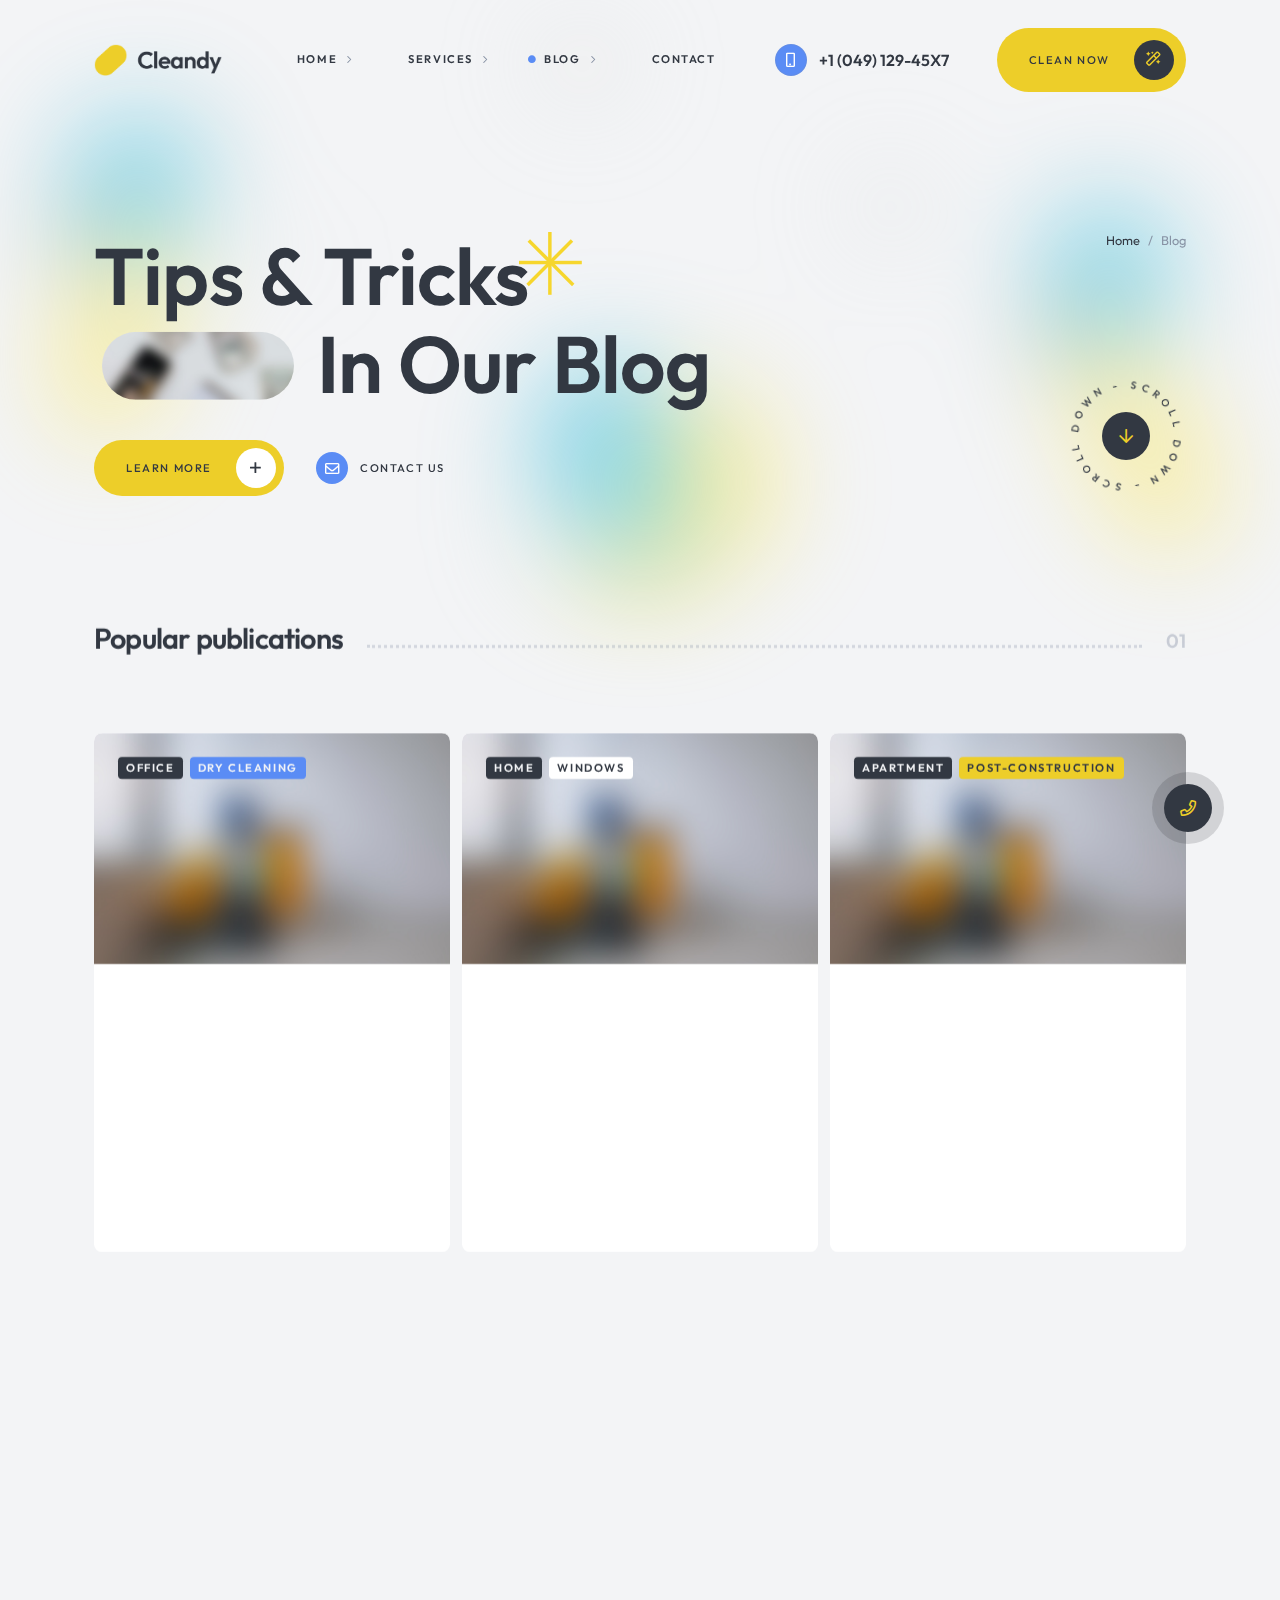
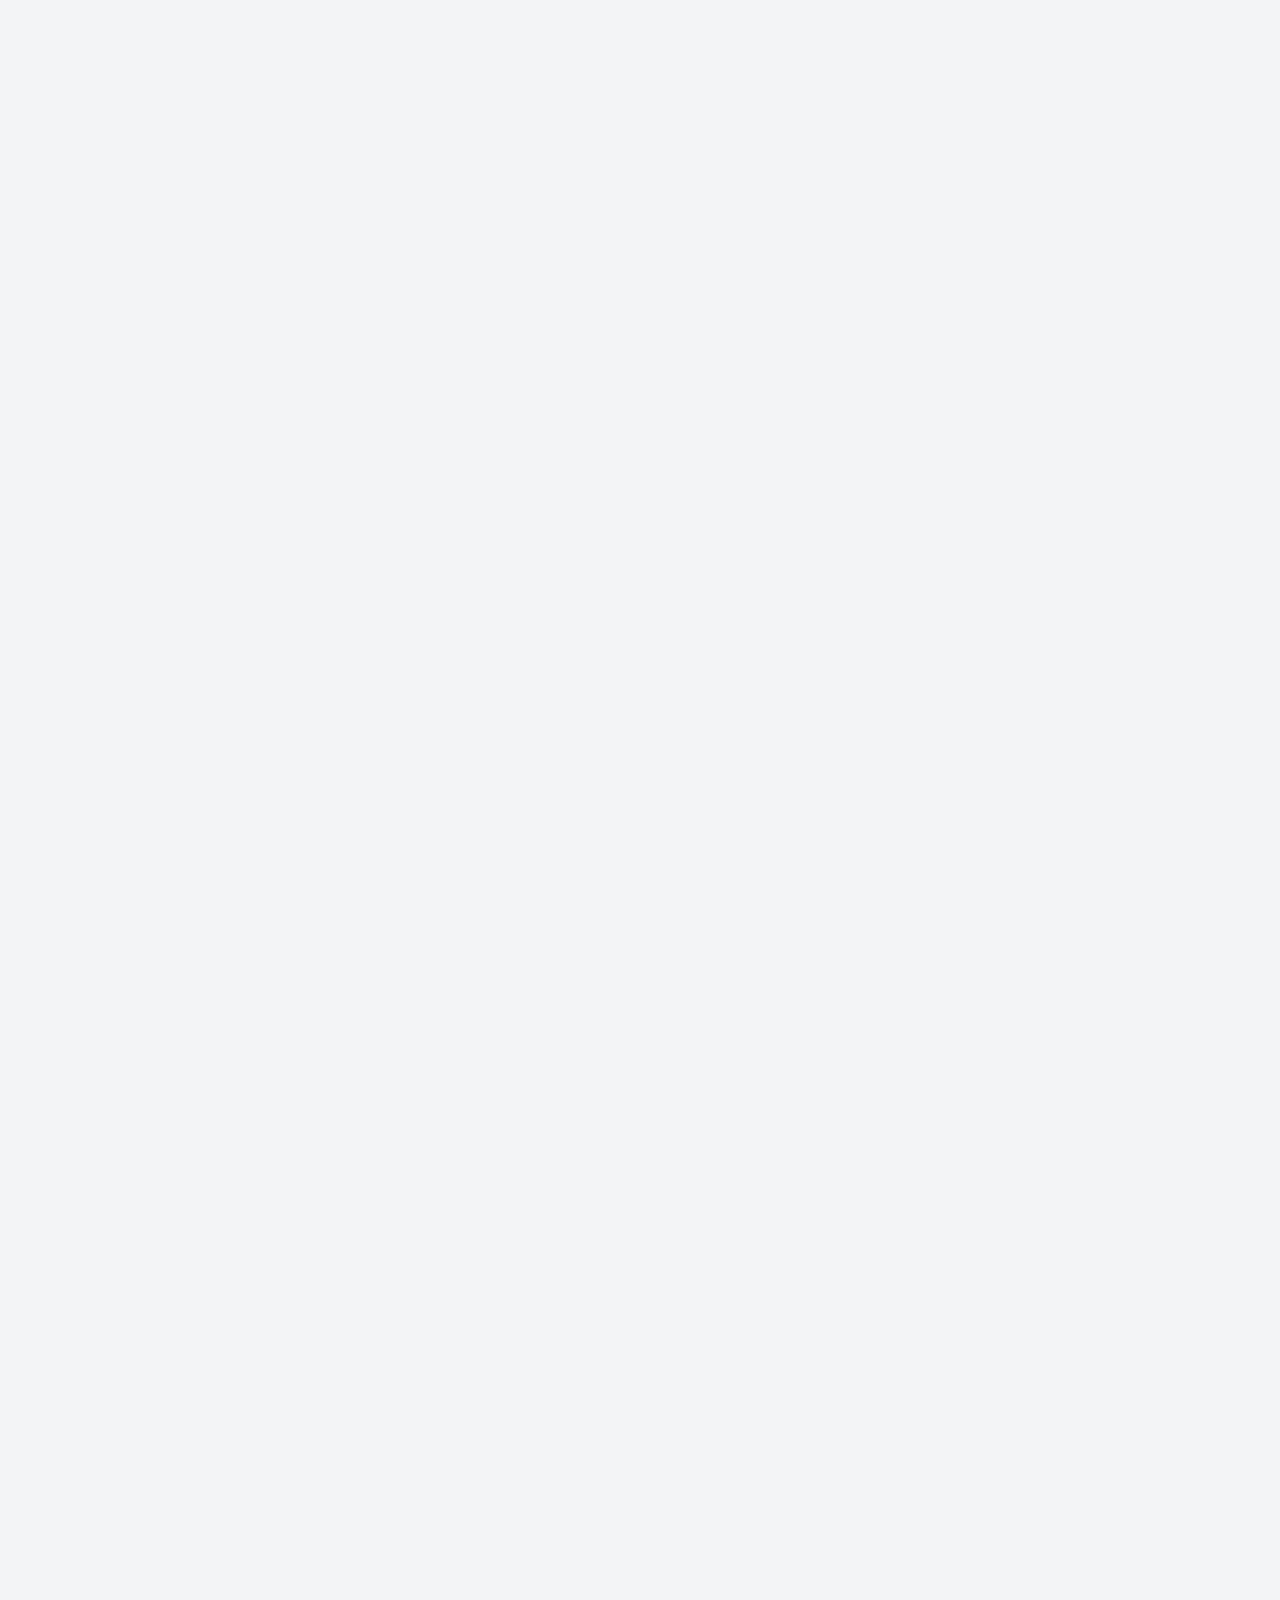
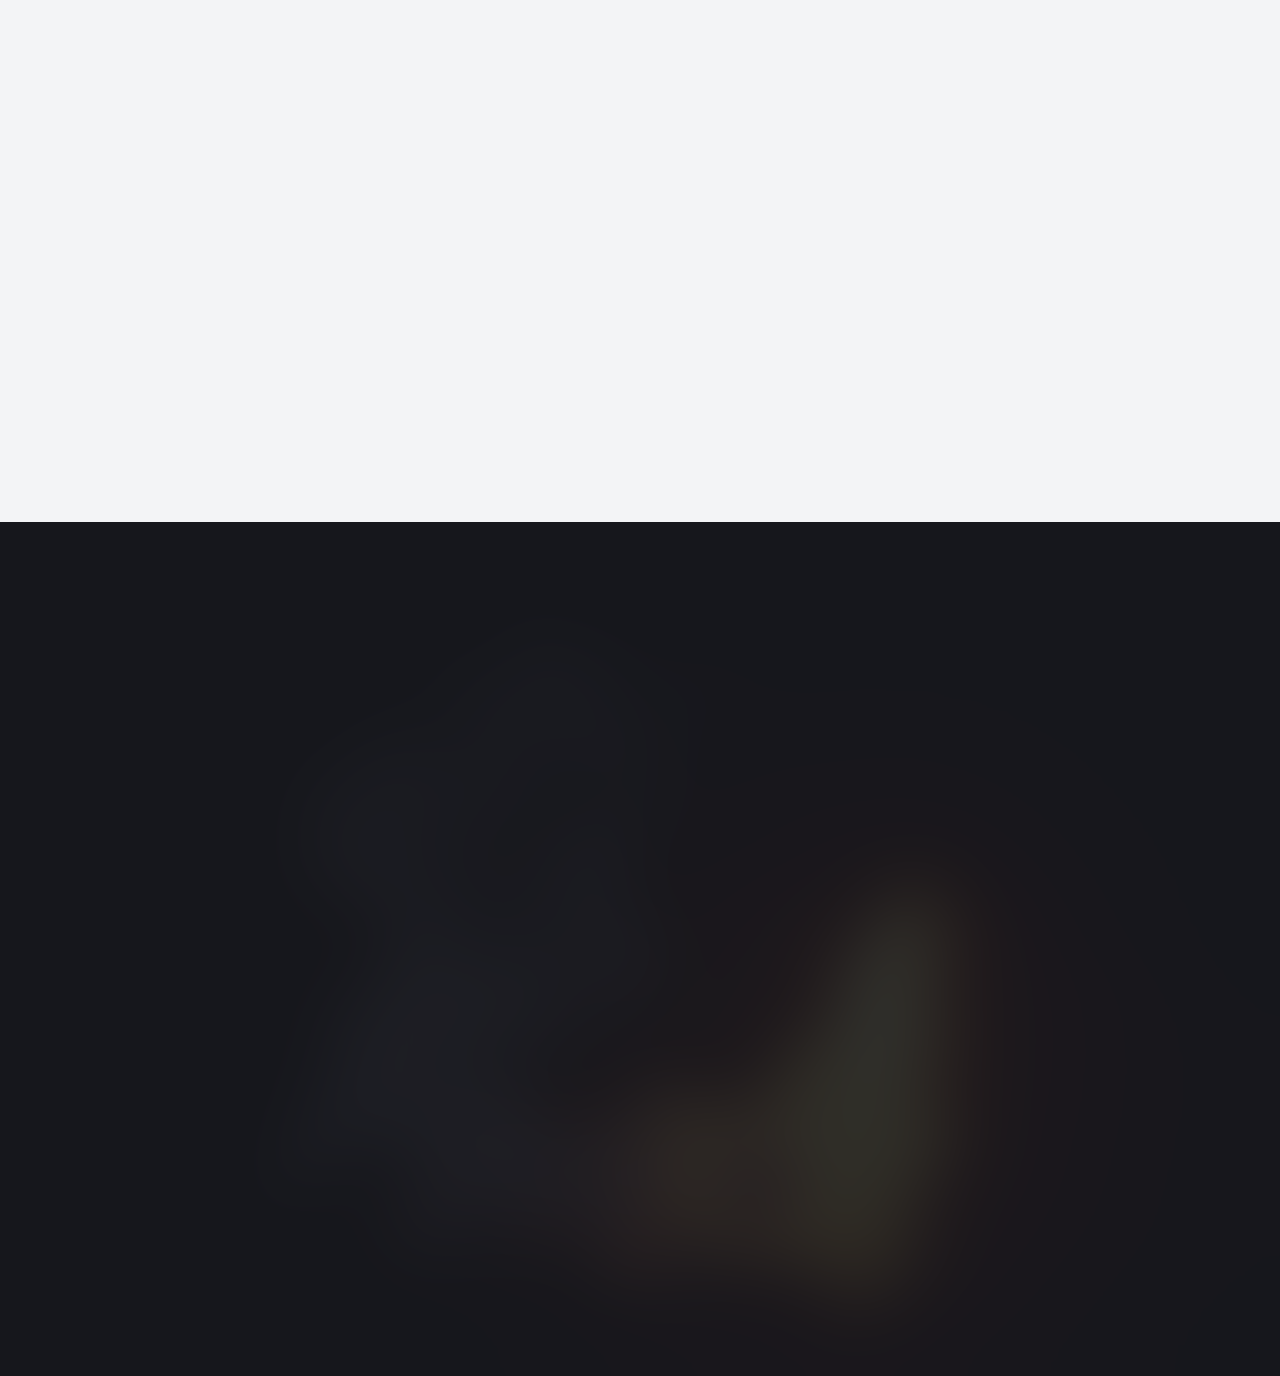
<file: blog-2.html>
<!DOCTYPE html>
<html lang="zxx">

<head>

    <meta charset="UTF-8">
    <meta name="viewport" content="width=device-width, initial-scale=1.0">
    <meta http-equiv="X-UA-Compatible" content="ie=edge">
    <!-- chome mobile panel color -->
    <meta name="theme-color" content="#EDCE29">
    <!-- favicon -->
    <link rel="shortcut icon" href="img/ui/favicon.png" type="image/x-icon">

    <!-- bootstrap grid css -->
    <link rel="stylesheet" href="css/plugins/bootstrap-grid.css">
    <!-- swiper css -->
    <link rel="stylesheet" href="css/plugins/swiper.css">
    <!-- fancybox css -->
    <link rel="stylesheet" href="css/plugins/fancybox.css">
    <!-- font awesome css -->
    <link rel="stylesheet" href="css/plugins/fontawesome.css">
    <!-- main css -->
    <link rel="stylesheet" href="css/style.css">
    <!-- page title -->
    <title>Cleandy</title>

</head>

<body>

    <!-- page wrapper -->
    <div class="mil-page-wrapper">

        <!-- static content -->
        <div class="mil-preloader-frame">
            <div class="mil-preloader-content">
                <img src="img/ui/logo.png" alt="logo">
                <div class="mil-preloader">
                    <div class="mil-preload-line"></div>
                </div>
                <div class="mil-fs-18 mil-pre-text mil-m-1 mil-fw-600">loading: <span class="mil-percent">00</span> %</div>
            </div>
        </div>
        <div class="mil-top-panel">
            <div class="container">
                <div class="mil-tp-content">
                    <div class="mil-left">
                        <a href="#top" class="mil-logo mil-hover-bri-105" style="width: 16rem">
                            <img src="img/ui/logo.png" alt="logo">
                            <img src="img/ui/logo-light.png" alt="logo" class="mil-light">
                        </a>
                    </div>
                    <nav class="mil-main-menu">
                        <ul id="swupMenu" class="mil-menu-transition mil-aic mil-m-4">
                            <li class="mil-has-children">
                                <a href="">Home</a>
                                <ul>
                                    <li>
                                        <a href="home-1.html">Home type 1</a>
                                    </li>
                                    <li>
                                        <a href="home-2.html">Home type 2</a>
                                    </li>
                                    <li>
                                        <a href="home-3.html">Home type 3</a>
                                    </li>
                                    <li>
                                        <a href="home-4.html">Home type 4</a>
                                    </li>
                                    <li>
                                        <a href="home-5.html">Home type 5</a>
                                    </li>
                                </ul>
                            </li>
                            <li class="mil-has-children">
                                <a href="">Services</a>
                                <ul>
                                    <li>
                                        <a href="services.html">Services</a>
                                    </li>
                                    <li>
                                        <a href="service-1.html">Single service type 1</a>
                                    </li>
                                    <li>
                                        <a href="service-2.html">Single service type 2</a>
                                    </li>
                                    <li>
                                        <a href="subscription.html">Subscription</a>
                                    </li>
                                    <li>
                                        <a href="calculator.html">Price Calculator</a>
                                    </li>
                                </ul>
                            </li>
                            <li class="mil-has-children mil-current">
                                <a href="">Blog</a>
                                <ul>
                                    <li>
                                        <a href="blog.html">Blog list</a>
                                    </li>
                                    <li>
                                        <a href="publication.html">Publication</a>
                                    </li>
                                </ul>
                            </li>
                            <li>
                                <a href="contact.html">Contact</a>
                            </li>
                        </ul>
                    </nav>
                    <div class="mil-right mil-jce">
                        <div class="mil-tp-phone mil-aic mil-mr-60 mil-sm-mr-15">
                            <i class="far fa-mobile mil-icon mil-sm mil-bg-a-2 mil-m-4 mil-mr-15 mil-sm-hidden" style="padding-top: .2rem"></i>
                            <a href="tel:+380123456789" class="mil-fw-600" data-no-swup>+1 (049) 129-45X7</a>
                        </div>
                        <a href="contact.html" class="mil-btn mil-lg mil-bg-a-1 mil-br-xl mil-hover-bri-105 mil-icon-btn mil-hover-scale mil-md-hidden"><span>Clean now</span><i class="far fa-magic mil-bg-m-1 mil-a-1"></i></a>
                        <div class="mil-menu-btn">
                            <span></span>
                        </div>
                    </div>
                </div>
            </div>
        </div>
        <div class="mil-right-buttons-frame">
            <div class="mil-order-call-window">
                <div class="mil-ocw-content">
                    <div class="row mil-aic">
                        <div class="col-lg-7">
                            <form>
                                <h4 class="mil-fs-28 mil-mb-30">Leave your number, <br>and we'll call you back</h4>
                                <div class="mil-input-frame mil-mb-15">
                                    <input type="text" id="user-name-2" name="user-name" placeholder="Name" class="mil-br-md mil-bg-m-3" autocomplete="name">
                                    <i class="far fa-user mil-a-2"></i>
                                </div>
                                <div class="mil-input-frame mil-mb-30">
                                    <input type="tel" id="user-phone-2" name="user-tel" class="mil-phone-input mil-br-md mil-bg-m-3" placeholder="+38 (___) ___-__-__" autocomplete="tel">
                                    <i class="far fa-mobile mil-a-2"></i>
                                </div>
                                <button class="mil-btn mil-bg-a-1 mil-icon-btn mil-br-xl mil-hover-bri-105 mil-hover-scale" type="submit">Order a call<i class="far fa-arrow-right mil-bg-m-1 mil-a-1"></i></button>
                            </form>
                        </div>
                        <div class="col-lg-5">
                            <img src="img/ui/cc.jpg" alt="callcenter" class="mil-ocw-img mil-br-sm">
                        </div>
                    </div>
                </div>
            </div>
            <div class="mil-right-buttons">
                <a href="#top" class="mil-side-btn mil-back-to-top mil-hover-bri-120">
                    <i class="far fa-arrow-up mil-a-1"></i>
                </a>
                <button class="mil-side-btn mil-open-window mil-hover-bri-120"></button>
            </div>
        </div>
        <div class="mil-discount-popup">
            <div class="mil-popup-window">
                <div class="mil-envelope-top">
                    <i class="fal fa-times mil-close-popup"></i>
                    <svg viewBox="0 0 555 224" fill="none" xmlns="http://www.w3.org/2000/svg">
                        <g filter="url(#filter0_d_658_621)">
                            <path d="M15 180.242C15 169.665 20.5702 159.869 29.6603 154.461L262.16 16.1269C271.613 10.5024 283.387 10.5024 292.84 16.1269L525.34 154.461C534.43 159.869 540 169.665 540 180.242V205H15V180.242Z" fill="white" />
                        </g>
                        <path d="M90 153L277.931 43L465 153" stroke="#CC4E4E" stroke-opacity="0.04" stroke-width="34" stroke-linecap="round" />
                        <defs>
                            <filter id="filter0_d_658_621" x="0" y="0.908447" width="555" height="223.092" filterUnits="userSpaceOnUse" color-interpolation-filters="sRGB">
                                <feFlood flood-opacity="0" result="BackgroundImageFix" />
                                <feColorMatrix in="SourceAlpha" type="matrix" values="0 0 0 0 0 0 0 0 0 0 0 0 0 0 0 0 0 0 127 0" result="hardAlpha" />
                                <feOffset dy="4" />
                                <feGaussianBlur stdDeviation="7.5" />
                                <feComposite in2="hardAlpha" operator="out" />
                                <feColorMatrix type="matrix" values="0 0 0 0 0 0 0 0 0 0 0 0 0 0 0 0 0 0 0.15 0" />
                                <feBlend mode="normal" in2="BackgroundImageFix" result="effect1_dropShadow_658_621" />
                                <feBlend mode="normal" in="SourceGraphic" in2="effect1_dropShadow_658_621" result="shape" />
                            </filter>
                        </defs>
                    </svg>
                    <div class="mil-discount-card">
                        <div class="mil-text-part mil-aic mil-bg-a-1">
                            <div class="mil-aic">
                                <div class="mil-dscnt-star mil-invert">
                                    <img src="img/ui/star.svg" alt="star">
                                    <div class="mil-fs-40 mil-lh-100 mil-m-3 mil-fw-700"><span>50</span>%</div>
                                </div>
                                <div>
                                    <p class="mil-m-1 mil-mb-15 mil-opacity-7">Hurry up!</p>
                                    <h3 class="mil-fs-32 mil-mb-20">Discount for the first cleaning <span class="mil-m-4">*</span></h3>
                                    <p class="mil-m-1 mil-opacity-7">Limited time offer!</p>
                                </div>
                            </div>
                        </div>
                        <div class="mil-dscnt-part">
                            <img src="img/ui/discount.svg" alt="discount">
                            <div class="mil-up-text mil-m-4"><img src="img/ui/logo-light.png" alt="logo" style="width: 11rem; height: auto; margin-left: -.5rem"></div>
                        </div>
                    </div>
                </div>
                <div class="mil-envelope-body mil-tac mil-br-lg">
                    <h4 class="mil-fs-36 mil-mb-60">🔥 Wow! That's so lucky! 🥳</h4>
                    <form>
                        <div class="row">
                            <div class="col-6 mil-mb-15">
                                <div class="mil-input-frame">
                                    <input type="text" id="user-name-3" name="user-name" placeholder="Name" class="mil-br-md mil-bg-m-3" autocomplete="name">
                                    <i class="far fa-user mil-a-2"></i>
                                </div>
                            </div>
                            <div class="col-6 mil-mb-15">
                                <div class="mil-input-frame">
                                    <input type="email" id="user-email-3" name="user-email" placeholder="Email" class="mil-br-md mil-bg-m-3" autocomplete="email">
                                    <i class="far fa-at mil-a-2"></i>
                                </div>
                            </div>
                            <div class="col-md-12 mil-mb-15">
                                <div class="mil-input-frame">
                                    <input type="tel" id="user-phone-3" name="user-tel" class="mil-phone-input mil-br-md mil-bg-m-3" placeholder="+38 (___) ___-__-__" autocomplete="tel">
                                    <i class="far fa-mobile mil-a-2"></i>
                                </div>
                            </div>
                            <div class="col-lg-12 mil-aic mil-mt-15">
                                <p class="mil-fs-14 mil-m-2 mil-tal">By clicking the send button, you agree to the rules for processing personal data</p>
                                <button class="mil-btn mil-bg-a-1 mil-icon-btn mil-br-xl mil-hover-bri-105 mil-hover-scale mil-ml-60 mil-sm-ml-30" type="submit">Get it now<i class="far fa-arrow-right mil-bg-m-1 mil-a-1"></i></button>
                            </div>
                        </div>
                    </form>
                </div>
            </div>
        </div>
        <!-- static content end -->

        <!-- dynamic content -->
        <div id="swupMain" class="transition-fade">

            <!-- hero -->
            <div class="mil-hero-inner mil-relative" id="top">
                <img src="img/ui/bg.png" alt="background" class="mil-bg" style="top: 0">
                <div class="container mil-column mil-jcb mil-h-100">
                    <div class="row mil-jcb mil-h-100">
                        <div class="col-lg-7 mil-mb-60">
                            <div class="mil-main-title mil-jcc mil-ais mil-column">
                                <div class="mil-column mil-sm-mb-0 mil-w-100">
                                    <div class="mil-aic">
                                        <div class="mil-word-frame">
                                            <svg width="89" height="89" viewBox="0 0 89 89" fill="none" xmlns="http://www.w3.org/2000/svg" class="mil-text-star" style="top: -15%;right: -15%">
                                                <rect x="42.1406" y="13.0017" width="3.46874" height="62.7841" fill="#F6D62D" />
                                                <rect x="13.0078" y="45.2607" width="3.46874" height="62.7841" transform="rotate(-90 13.0078 45.2607)" fill="#F6D62D" />
                                                <rect x="21.5859" y="22.8096" width="3.46874" height="62.7841" transform="rotate(-45 21.5859 22.8096)" fill="#F6D62D" />
                                                <rect x="22.8125" y="67.2046" width="3.46874" height="62.7841" transform="rotate(-135 22.8125 67.2046)" fill="#F6D62D" />
                                            </svg>
                                            <h1 class="mil-fs-100 mil-sm-fs-72 mil-lh-110">Tips & Tricks</h1>
                                        </div>
                                    </div>
                                    <div class="mil-word-frame mil-mb-40">
                                        <h1 class="mil-fs-100 mil-sm-fs-72 mil-lh-110"><img src="img/ui/t9.jpg" alt="image" class="mil-text-image mil-long"> In Our Blog</h1>
                                    </div>
                                    <div class="mil-aic">
                                        <a href="services.html" class="mil-btn mil-icon-btn mil-bg-a-1 mil-br-xl mil-hover-bri-105 mil-hover-scale mil-mr-40">Learn more<i class="far fa-plus mil-bg-m-4 mil-m-1"></i></a>
                                        <a href="contact.html" class="mil-link mil-m-1 mil-reverse">Contact us<i class="far fa-envelope mil-bg-a-2 mil-m-4" style="padding: .2rem 0 0 .2rem"></i></a>
                                    </div>
                                </div>
                            </div>
                        </div>
                        <div class="mil-column col-lg-5 mil-jcb mil-aie mil-sm-ais mil-mb-60">
                            <ul class="mil-breadcrumbs mil-mb-60">
                                <li><a href="home-2.html">Home</a></li>
                                <li><a href="blog.html">Blog</a></li>
                            </ul>
                            <div class="mil-circle-text-position">
                                <div class="mil-circle-text mil-rotate mil-accent-inside" data-value="360">
                                    <svg version="1.1" xmlns="http://www.w3.org/2000/svg" xmlns:xlink="http://www.w3.org/1999/xlink" x="0px" y="0px" viewBox="0 0 300 300" enable-background="new 0 0 300 300" xml:space="preserve">
                                        <defs>
                                            <path id="circlePath" d="M 150, 150 m -60, 0 a 60,60 0 0,1 120,0 a 60,60 0 0,1 -120,0 " />
                                        </defs>
                                        <circle cx="150" cy="100" r="75" fill="none" />
                                        <g>
                                            <use xlink:href="#circlePath" fill="none" />
                                            <text class="mil-link mil-dark" style="letter-spacing: .75rem">
                                                <textPath xlink:href="#circlePath">Scroll down - Scroll down - </textPath>
                                            </text>
                                        </g>
                                    </svg>
                                </div>
                                <a href="#scroll" class="far fa-arrow-down mil-bg-m-1 mil-a-1"></a>
                            </div>
                        </div>
                    </div>
                </div>
            </div>
            <!-- hero end -->

            <!-- popular -->
            <div class="mil-p-0-15" id="scroll">
                <div class=" container">
                    <div class="mil-section-title mil-mb-f mil-up">
                        <h2 class="mil-fs-36">Popular publications</h2>
                        <div class="mil-dots"></div>
                        <b class="mil-fs-24">01</b>
                    </div>
                    <div class="row">
                        <div class="col-12 col-lg-4 mil-mb-15 mil-up">
                            <a href="publication.html" class="mil-blog-card mil-br-lg">
                                <div class="mil-cover">
                                    <img src="img/blog/6.jpg" alt="cover">
                                    <ul class="mil-category">
                                        <li class="mil-bg-m-1 mil-up-text mil-m-3 mil-mr-5">Office</li>
                                        <li class="mil-bg-a-2 mil-up-text mil-m-3 mil-mr-5">Dry Cleaning</li>
                                    </ul>
                                </div>
                                <div class="mil-descr">
                                    <p class="mil-up mil-mb-20"><span class="mil-date">08, 24, 2024</span> &nbsp; by &nbsp; <span class="mil-a-2">Emma Miller</span></p>
                                    <h5 class="mil-fs-28 mil-m-1 mil-up mil-mb-15 mil-lh-140">Keep your home and office clean effortlessly</h5>
                                    <p class="mil-lh-180 mil-mb-30 mil-up">Whether you work from home or in a traditional office setting, keeping your space clean is key to staying productive and comfortable. Clutter and dirt can affect your mood, reduce efficiency, and even lead to stress.</p>
                                    <div class="mil-up">
                                        <div class="mil-btn mil-sm mil-bg-m-3 mil-br-xl mil-hover-bri-105 mil-hover-scale">Read more</div>
                                    </div>
                                </div>
                            </a>
                        </div>
                        <div class="col-12 col-lg-4 mil-mb-15 mil-up">
                            <a href="publication.html" class="mil-blog-card mil-br-lg">
                                <div class="mil-cover">
                                    <img src="img/blog/2.jpg" alt="cover">
                                    <ul class="mil-category">
                                        <li class="mil-bg-m-1 mil-up-text mil-m-3 mil-mr-5">Home</li>
                                        <li class="mil-bg-m-4 mil-up-text mil-m-1 mil-mr-5">Windows</li>
                                    </ul>
                                </div>
                                <div class="mil-descr">
                                    <p class="mil-up mil-mb-20"><span class="mil-date">08, 24, 2024</span> &nbsp; by &nbsp; <span class="mil-a-2">Oscar Newman</span></p>
                                    <h5 class="mil-fs-28 mil-m-1 mil-up mil-mb-15 mil-lh-140">Natural Cleaning Products: Myths and Reality</h5>
                                    <p class="mil-lh-180 mil-mb-30 mil-up">The easiest way to prevent mess from piling up is by doing a little bit of cleaning every day. Instead of letting tasks accumulate until the weekend or when you have more time, take a few minutes each day to tidy up.</p>
                                    <div class="mil-up">
                                        <div class="mil-btn mil-sm mil-bg-m-3 mil-br-xl mil-hover-bri-105 mil-hover-scale">Read more</div>
                                    </div>
                                </div>
                            </a>
                        </div>
                        <div class="col-12 col-lg-4 mil-mb-15 mil-up">
                            <a href="publication.html" class="mil-blog-card mil-br-lg">
                                <div class="mil-cover">
                                    <img src="img/blog/8.jpg" alt="cover">
                                    <ul class="mil-category">
                                        <li class="mil-bg-m-1 mil-up-text mil-m-3 mil-mr-5">Apartment</li>
                                        <li class="mil-bg-a-1 mil-up-text mil-m-1 mil-mr-5">Post-construction</li>
                                    </ul>
                                </div>
                                <div class="mil-descr">
                                    <p class="mil-up mil-mb-20"><span class="mil-date">08, 24, 2024</span> &nbsp; by &nbsp; <span class="mil-a-2">Emma Miller</span></p>
                                    <h5 class="mil-fs-28 mil-m-1 mil-up mil-mb-15 mil-lh-140">Secrets to Effective Cleaning: What Everyone Should Know</h5>
                                    <p class="mil-lh-180 mil-mb-30 mil-up">Whether you work from home or in a traditional office setting, keeping your space clean is key to staying productive and comfortable. Clutter and dirt can affect your mood, reduce efficiency, and even lead to stress.</p>
                                    <div class="mil-up">
                                        <div class="mil-btn mil-sm mil-bg-m-3 mil-br-xl mil-hover-bri-105 mil-hover-scale">Read more</div>
                                    </div>
                                </div>
                            </a>
                        </div>
                    </div>
                </div>
            </div>
            <!-- popular end -->

            <!-- blog -->
            <div class="mil-relative">
                <div class="container">
                    <div class="mil-section-title mil-mb-f mil-up">
                        <h2 class="mil-fs-36">Latest publications</h2>
                        <div class="mil-dots"></div>
                        <b class="mil-fs-24">02</b>
                    </div>
                    <div class="row mil-jcb">
                        <div class="col-12 col-lg-8">
                            <div class="row">
                                <div class="col-12 col-lg-6 mil-mb-15 mil-up">
                                    <a href="publication.html" class="mil-blog-card mil-br-lg">
                                        <div class="mil-cover">
                                            <img src="img/blog/1.jpg" alt="cover">
                                            <ul class="mil-category">
                                                <li class="mil-bg-m-1 mil-up-text mil-m-3 mil-mr-5">Office</li>
                                                <li class="mil-bg-a-2 mil-up-text mil-m-3 mil-mr-5">Dry Cleaning</li>
                                            </ul>
                                        </div>
                                        <div class="mil-descr">
                                            <p class="mil-up mil-mb-20"><span class="mil-date">08, 24, 2024</span> &nbsp; by &nbsp; <span class="mil-a-2">Emma Miller</span></p>
                                            <h5 class="mil-fs-28 mil-m-1 mil-up mil-mb-15 mil-lh-140">Keep your home and office clean effortlessly</h5>
                                            <p class="mil-lh-180 mil-mb-30 mil-up">Whether you work from home or in a traditional office setting, keeping your space clean is key to staying productive and comfortable. Clutter and dirt can affect your mood, reduce efficiency, and even lead to stress.</p>
                                            <div class="mil-up">
                                                <div class="mil-btn mil-sm mil-bg-m-3 mil-br-xl mil-hover-bri-105 mil-hover-scale">Read more</div>
                                            </div>
                                        </div>
                                    </a>
                                </div>
                                <div class="col-12 col-lg-6 mil-mb-15 mil-up">
                                    <a href="publication.html" class="mil-blog-card mil-br-lg">
                                        <div class="mil-cover">
                                            <img src="img/blog/2.jpg" alt="cover">
                                            <ul class="mil-category">
                                                <li class="mil-bg-m-1 mil-up-text mil-m-3 mil-mr-5">Office</li>
                                                <li class="mil-bg-a-2 mil-up-text mil-m-3 mil-mr-5">Dry Cleaning</li>
                                            </ul>
                                        </div>
                                        <div class="mil-descr">
                                            <p class="mil-up mil-mb-20"><span class="mil-date">08, 24, 2024</span> &nbsp; by &nbsp; <span class="mil-a-2">Emma Miller</span></p>
                                            <h5 class="mil-fs-28 mil-m-1 mil-up mil-mb-15 mil-lh-140">Keep your home and office clean effortlessly</h5>
                                            <p class="mil-lh-180 mil-mb-30 mil-up">Whether you work from home or in a traditional office setting, keeping your space clean is key to staying productive and comfortable. Clutter and dirt can affect your mood, reduce efficiency, and even lead to stress.</p>
                                            <div class="mil-up">
                                                <div class="mil-btn mil-sm mil-bg-m-3 mil-br-xl mil-hover-bri-105 mil-hover-scale">Read more</div>
                                            </div>
                                        </div>
                                    </a>
                                </div>
                                <div class="col-12 col-lg-6 mil-mb-15 mil-up">
                                    <a href="publication.html" class="mil-blog-card mil-br-lg">
                                        <div class="mil-cover">
                                            <img src="img/blog/3.jpg" alt="cover">
                                            <ul class="mil-category">
                                                <li class="mil-bg-m-1 mil-up-text mil-m-3 mil-mr-5">Office</li>
                                                <li class="mil-bg-a-2 mil-up-text mil-m-3 mil-mr-5">Dry Cleaning</li>
                                            </ul>
                                        </div>
                                        <div class="mil-descr">
                                            <p class="mil-up mil-mb-20"><span class="mil-date">08, 24, 2024</span> &nbsp; by &nbsp; <span class="mil-a-2">Emma Miller</span></p>
                                            <h5 class="mil-fs-28 mil-m-1 mil-up mil-mb-15 mil-lh-140">Keep your home and office clean effortlessly</h5>
                                            <p class="mil-lh-180 mil-mb-30 mil-up">Whether you work from home or in a traditional office setting, keeping your space clean is key to staying productive and comfortable. Clutter and dirt can affect your mood, reduce efficiency, and even lead to stress.</p>
                                            <div class="mil-up">
                                                <div class="mil-btn mil-sm mil-bg-m-3 mil-br-xl mil-hover-bri-105 mil-hover-scale">Read more</div>
                                            </div>
                                        </div>
                                    </a>
                                </div>
                                <div class="col-12 col-lg-6 mil-mb-15 mil-up">
                                    <a href="publication.html" class="mil-blog-card mil-br-lg">
                                        <div class="mil-cover">
                                            <img src="img/blog/4.jpg" alt="cover">
                                            <ul class="mil-category">
                                                <li class="mil-bg-m-1 mil-up-text mil-m-3 mil-mr-5">Office</li>
                                                <li class="mil-bg-a-2 mil-up-text mil-m-3 mil-mr-5">Dry Cleaning</li>
                                            </ul>
                                        </div>
                                        <div class="mil-descr">
                                            <p class="mil-up mil-mb-20"><span class="mil-date">08, 24, 2024</span> &nbsp; by &nbsp; <span class="mil-a-2">Emma Miller</span></p>
                                            <h5 class="mil-fs-28 mil-m-1 mil-up mil-mb-15 mil-lh-140">Keep your home and office clean effortlessly</h5>
                                            <p class="mil-lh-180 mil-mb-30 mil-up">Whether you work from home or in a traditional office setting, keeping your space clean is key to staying productive and comfortable. Clutter and dirt can affect your mood, reduce efficiency, and even lead to stress.</p>
                                            <div class="mil-up">
                                                <div class="mil-btn mil-sm mil-bg-m-3 mil-br-xl mil-hover-bri-105 mil-hover-scale">Read more</div>
                                            </div>
                                        </div>
                                    </a>
                                </div>
                                <div class="col-12 col-lg-6 mil-mb-15 mil-up">
                                    <a href="publication.html" class="mil-blog-card mil-br-lg">
                                        <div class="mil-cover">
                                            <img src="img/blog/5.jpg" alt="cover">
                                            <ul class="mil-category">
                                                <li class="mil-bg-m-1 mil-up-text mil-m-3 mil-mr-5">Office</li>
                                                <li class="mil-bg-a-2 mil-up-text mil-m-3 mil-mr-5">Dry Cleaning</li>
                                            </ul>
                                        </div>
                                        <div class="mil-descr">
                                            <p class="mil-up mil-mb-20"><span class="mil-date">08, 24, 2024</span> &nbsp; by &nbsp; <span class="mil-a-2">Emma Miller</span></p>
                                            <h5 class="mil-fs-28 mil-m-1 mil-up mil-mb-15 mil-lh-140">Keep your home and office clean effortlessly</h5>
                                            <p class="mil-lh-180 mil-mb-30 mil-up">Whether you work from home or in a traditional office setting, keeping your space clean is key to staying productive and comfortable. Clutter and dirt can affect your mood, reduce efficiency, and even lead to stress.</p>
                                            <div class="mil-up">
                                                <div class="mil-btn mil-sm mil-bg-m-3 mil-br-xl mil-hover-bri-105 mil-hover-scale">Read more</div>
                                            </div>
                                        </div>
                                    </a>
                                </div>
                                <div class="col-12 col-lg-6 mil-mb-15 mil-up">
                                    <a href="publication.html" class="mil-blog-card mil-br-lg">
                                        <div class="mil-cover">
                                            <img src="img/blog/6.jpg" alt="cover">
                                            <ul class="mil-category">
                                                <li class="mil-bg-m-1 mil-up-text mil-m-3 mil-mr-5">Office</li>
                                                <li class="mil-bg-a-2 mil-up-text mil-m-3 mil-mr-5">Dry Cleaning</li>
                                            </ul>
                                        </div>
                                        <div class="mil-descr">
                                            <p class="mil-up mil-mb-20"><span class="mil-date">08, 24, 2024</span> &nbsp; by &nbsp; <span class="mil-a-2">Emma Miller</span></p>
                                            <h5 class="mil-fs-28 mil-m-1 mil-up mil-mb-15 mil-lh-140">Keep your home and office clean effortlessly</h5>
                                            <p class="mil-lh-180 mil-mb-30 mil-up">Whether you work from home or in a traditional office setting, keeping your space clean is key to staying productive and comfortable. Clutter and dirt can affect your mood, reduce efficiency, and even lead to stress.</p>
                                            <div class="mil-up">
                                                <div class="mil-btn mil-sm mil-bg-m-3 mil-br-xl mil-hover-bri-105 mil-hover-scale">Read more</div>
                                            </div>
                                        </div>
                                    </a>
                                </div>
                                <div class="col-12 col-lg-6 mil-mb-15 mil-up">
                                    <a href="publication.html" class="mil-blog-card mil-br-lg">
                                        <div class="mil-cover">
                                            <img src="img/blog/7.jpg" alt="cover">
                                            <ul class="mil-category">
                                                <li class="mil-bg-m-1 mil-up-text mil-m-3 mil-mr-5">Office</li>
                                                <li class="mil-bg-a-2 mil-up-text mil-m-3 mil-mr-5">Dry Cleaning</li>
                                            </ul>
                                        </div>
                                        <div class="mil-descr">
                                            <p class="mil-up mil-mb-20"><span class="mil-date">08, 24, 2024</span> &nbsp; by &nbsp; <span class="mil-a-2">Emma Miller</span></p>
                                            <h5 class="mil-fs-28 mil-m-1 mil-up mil-mb-15 mil-lh-140">Keep your home and office clean effortlessly</h5>
                                            <p class="mil-lh-180 mil-mb-30 mil-up">Whether you work from home or in a traditional office setting, keeping your space clean is key to staying productive and comfortable. Clutter and dirt can affect your mood, reduce efficiency, and even lead to stress.</p>
                                            <div class="mil-up">
                                                <div class="mil-btn mil-sm mil-bg-m-3 mil-br-xl mil-hover-bri-105 mil-hover-scale">Read more</div>
                                            </div>
                                        </div>
                                    </a>
                                </div>
                                <div class="col-12 col-lg-6 mil-mb-15 mil-up">
                                    <a href="publication.html" class="mil-blog-card mil-br-lg">
                                        <div class="mil-cover">
                                            <img src="img/blog/8.jpg" alt="cover">
                                            <ul class="mil-category">
                                                <li class="mil-bg-m-1 mil-up-text mil-m-3 mil-mr-5">Office</li>
                                                <li class="mil-bg-a-2 mil-up-text mil-m-3 mil-mr-5">Dry Cleaning</li>
                                            </ul>
                                        </div>
                                        <div class="mil-descr">
                                            <p class="mil-up mil-mb-20"><span class="mil-date">08, 24, 2024</span> &nbsp; by &nbsp; <span class="mil-a-2">Emma Miller</span></p>
                                            <h5 class="mil-fs-28 mil-m-1 mil-up mil-mb-15 mil-lh-140">Keep your home and office clean effortlessly</h5>
                                            <p class="mil-lh-180 mil-mb-30 mil-up">Whether you work from home or in a traditional office setting, keeping your space clean is key to staying productive and comfortable. Clutter and dirt can affect your mood, reduce efficiency, and even lead to stress.</p>
                                            <div class="mil-up">
                                                <div class="mil-btn mil-sm mil-bg-m-3 mil-br-xl mil-hover-bri-105 mil-hover-scale">Read more</div>
                                            </div>
                                        </div>
                                    </a>
                                </div>
                            </div>
                            <div class="mil-up mil-p-0-f mil-mt-40">
                                <ul class="mil-page-pagination">
                                    <li><a href="blog.html">1</a></li>
                                    <li class="mil-current"><a href="blog.html">2</a></li>
                                    <li><a href="blog.html">3</a></li>
                                    <li><a href="blog.html">...</a></li>
                                    <li><a href="blog.html">24</a></li>
                                </ul>
                            </div>
                        </div>
                        <div class="col-12 col-lg-4">
                            <div class="mil-sidebar mil-mb-f">
                                <div class="mil-text-side mil-auto mil-mb-15 mil-up">
                                    <div class="mil-box-bg">
                                        <img src="img/ui/t5.jpg" alt="bg">
                                    </div>
                                    <div class="mil-text-frame mil-column mil-aic mil-w-100">
                                        <div class="mil-aic mil-mb-20">
                                            <p class="mil-tac">We clean objects of any <br>complexity and size in 6-9 hours</p>
                                        </div>
                                        <h2 class="mil-fs-52 mil-m-3 mil-lh-110 mil-mb-40 mil-tac">Want to learn more about our services?</h2>
                                        <div class="mil-buttons-frame">
                                            <a href="services.html" class="mil-btn mil-icon-btn mil-bg-a-1 mil-br-xl mil-hover-bri-105 mil-hover-scale">Our Services<i class="far fa-plus mil-bg-m-1 mil-a-1"></i></a>
                                        </div>
                                    </div>
                                </div>
                                <div class="mil-sidebar-card mil-mb-15 mil-up">
                                    <h4 class="mil-mb-40 mil-fs-24">Categories</h4>
                                    <div class="mil-dots mil-mb-40"></div>
                                    <ul class="mil-categories">
                                        <li><a href="blog.html">Tips & Tricks</a></li>
                                        <li><a href="blog.html">Home cleaning</a></li>
                                        <li><a href="blog.html">Technologies</a></li>
                                        <li><a href="blog.html">Detergents</a></li>
                                    </ul>
                                </div>
                                <div class="mil-sidebar-card mil-mb-15 mil-up">
                                    <h4 class="mil-fs-24 mil-mb-40">Popular</h4>
                                    <div class="mil-dots mil-mb-40"></div>
                                    <a href="publication.html" class="mil-blog-card mil-type-2 mil-br-lg mil-mb-15">
                                        <div class="mil-cover">
                                            <img src="img/blog/6.jpg" alt="cover">
                                        </div>
                                        <div class="mil-descr">
                                            <h5 class="mil-fs-20 mil-m-1 mil-lh-140">Keep your home and office clean effortlessly</h5>
                                        </div>
                                    </a>
                                    <a href="publication.html" class="mil-blog-card mil-type-2 mil-br-lg mil-mb-15">
                                        <div class="mil-cover">
                                            <img src="img/blog/2.jpg" alt="cover">
                                        </div>
                                        <div class="mil-descr">
                                            <h5 class="mil-fs-20 mil-m-1 mil-lh-140">Secrets to Effective Cleaning: What Everyone Should Know</h5>
                                        </div>
                                    </a>
                                    <a href="publication.html" class="mil-blog-card mil-type-2 mil-br-lg mil-mb-30">
                                        <div class="mil-cover">
                                            <img src="img/blog/8.jpg" alt="cover">
                                        </div>
                                        <div class="mil-descr">
                                            <h5 class="mil-fs-20 mil-m-1 mil-lh-140">Natural Cleaning Products: Myths and Reality</h5>
                                        </div>
                                    </a>
                                </div>
                                <div class="mil-sidebar-card mil-aic mil-mb-15 mil-jcb mil-bg-a-2 mil-up">
                                    <h5 class="mil-fs-24 mil-md-fs-32 mil-m-4 mil-mb-30 mil-md-mb-30">Get in touch</h5>
                                    <a href="contact.html" class="mil-link mil-m-4 mil-mb-30">Contact us<i class="far fa-arrow-right mil-bg-a-1 mil-m-1"></i></a>
                                </div>
                                <div class="mil-sidebar-card mil-mb-15 mil-up">
                                    <h4 class="mil-mb-40 mil-fs-24">Subscribe our newsletter</h4>
                                    <div class="mil-dots mil-mb-40"></div>
                                    <form class="mil-subscribe mil-mb-30">
                                        <input type="email" class="mil-bg-m-3 mil-light mil-br-xl" placeholder="Your email" id="subscribe-blog" name="subscribe">
                                        <button type="submit" class="mil-bg-a-1"><i class="far fa-arrow-right"></i></button>
                                    </form>
                                </div>
                            </div>
                        </div>
                    </div>
                </div>
            </div>
            <!-- blog end -->

            <!-- footer -->
            <footer>
                <div class="mil-footer-bg">
                    <video class="mil-footer-bg mil-scale-img" data-value-1="1" data-value-2="1.3" autoplay="autoplay" loop="loop" muted playsinline oncontextmenu="return false;" preload="auto">
                        <source src="img/ui/footer.mp4">
                    </video>
                </div>
                <div class="mil-footer-content">
                    <div class="container">
                        <div class="row mil-p-f-60">
                            <div class="col-lg-7 col-md-6 col-sm-12 mil-mb-60">
                                <div class="row">
                                    <div class="col-8 col-md-6">
                                        <a href="#top" class="mil-logo mil-hover-bri-105 mil-mb-30 mil-up" style="width: 16rem">
                                            <img src="img/ui/logo-light.png" alt="logo" class="mil-light">
                                        </a>
                                        <p class="mil-mb-30 mil-fs-18 mil-up">Subscribe our newsletter</p>
                                        <form class="mil-subscribe mil-up">
                                            <input type="email" class="mil-bg-m-1 mil-br-xl" placeholder="Your email" id="subscribe" name="subscribe">
                                            <button type="submit" class="mil-bg-a-1"><i class="far fa-arrow-right"></i></button>
                                        </form>
                                    </div>
                                </div>
                            </div>
                            <div class="col-lg-5 col-md-6 col-sm-12 mil-mb-60">
                                <div class="row">
                                    <div class="col-6">
                                        <ul>
                                            <li class="mil-fs-24 mil-fw-600 mil-m-3 mil-hover-a-1 mil-mb-20 mil-up"><a href="home-2.html">Home</a></li>
                                            <li class="mil-fs-24 mil-fw-600 mil-m-3 mil-hover-a-1 mil-mb-20 mil-up"><a href="services.html">Services</a></li>
                                            <li class="mil-fs-24 mil-fw-600 mil-m-3 mil-hover-a-1 mil-mb-20 mil-up"><a href="calculator.html">Calculate price</a></li>
                                            <li class="mil-fs-24 mil-fw-600 mil-m-3 mil-hover-a-1 mil-mb-20 mil-up"><a href="blog.html">Blog</a></li>
                                            <li class="mil-fs-24 mil-fw-600 mil-m-3 mil-hover-a-1 mil-mb-20 mil-up"><a href="contact.html">Contact</a></li>
                                        </ul>
                                    </div>
                                    <div class="col-6">
                                        <ul>
                                            <li class="mil-up-text mil-hover-m-4 mil-mb-20 mil-up"><a href="service-1.html">Apartment</a></li>
                                            <li class="mil-up-text mil-hover-m-4 mil-mb-20 mil-up"><a href="service-2.html">Home</a></li>
                                            <li class="mil-up-text mil-hover-m-4 mil-mb-20 mil-up"><a href="service-1.html">Office</a></li>
                                            <li class="mil-up-text mil-hover-m-4 mil-mb-20 mil-up"><a href="service-2.html">Windows</a></li>
                                            <li class="mil-up-text mil-hover-m-4 mil-mb-20 mil-up"><a href="service-1.html">Pool</a></li>
                                        </ul>
                                    </div>
                                </div>
                            </div>
                        </div>
                        <div class="mil-dots mil-up"></div>
                        <div class="row mil-p-f-60 mil-sm-column-r">
                            <div class="col-lg-7 col-md-6 col-sm-12 mil-column mil-jcb mil-mb-60">
                                <ul class="mil-aic mil-mb-30 mil-up">
                                    <li class="mil-mr-20 mil-fs-20 mil-m-3">
                                        <a href="#." target="_blank" data-no-swup class="mil-hover-a-1">
                                            <i class="far fa-circle"></i>
                                        </a>
                                    </li>
                                    <li class="mil-mr-20 mil-fs-20 mil-m-3">
                                        <a href="#." target="_blank" data-no-swup class="mil-hover-a-1">
                                            <i class="far fa-circle"></i>
                                        </a>
                                    </li>
                                    <li class="mil-mr-20 mil-fs-20 mil-m-3">
                                        <a href="#." target="_blank" data-no-swup class="mil-hover-a-1">
                                            <i class="far fa-circle"></i>
                                        </a>
                                    </li>
                                    <li class="mil-fs-20 mil-m-3">
                                        <a href="#." target="_blank" data-no-swup class="mil-hover-a-1">
                                            <i class="far fa-circle"></i>
                                        </a>
                                    </li>
                                </ul>
                                <ul class="mil-aic mil-up">
                                    <li class="mil-hover-m-4 mil-mr-20">
                                        <a href="contact.html">Privacy Policy</a>
                                    </li>
                                    <li class="mil-hover-m-4 mil-mr-20">
                                        <a href="contact.html">Terms and conditions</a>
                                    </li>
                                    <li class="mil-hover-m-4 mil-mr-20">
                                        <a href="contact.html">Cookie Policy</a>
                                    </li>
                                </ul>
                            </div>
                            <div class="col-lg-5 col-md-6 col-sm-12 mil-mb-60">
                                <div class="row mil-jcb">
                                    <div class="col-6 mil-up">
                                        <h5 class="mil-fs-22 mil-fw-600 mil-m-3 mil-mb-20">Springfield</h5>
                                        <p class="mil-mb-20">71 South Los Carneros Road, <br>Goleta, California 93117</p>
                                        <p class="mil-up-text mil-a-1">+1-877-926-5184</p>
                                    </div>
                                    <div class="col-6 mil-up">
                                        <h5 class="mil-fs-22 mil-fw-600 mil-m-3 mil-mb-20">Greenville</h5>
                                        <p class="mil-mb-20">71 South Los Carneros Road, <br>Goleta, California 93117</p>
                                        <p class="mil-up-text mil-a-1">+31 174 705 811</p>
                                    </div>
                                </div>
                            </div>
                        </div>
                        <div class="mil-dots mil-up"></div>
                        <div class="mil-footer-bottom mil-aic mil-jcb mil-up">
                            <p>© Copyright 2023 - Mil. All Rights Reserved.</p>
                            <p>Author: <a href="https://themeforest.net/user/millerdigitaldesign/portfolio" target="_blank" data-no-swup class="mil-text-link mil-a-1">Nazar Miller</a></p>
                        </div>
                    </div>
                </div>
            </footer>
            <!-- footer end -->

        </div>
        <!-- dynamic content end -->

    </div>
    <!-- page wrapper end -->

    <!-- swup js -->
    <script src=" js/plugins/swup.min.js"></script>
    <!-- swup body class plugin -->
    <script src="js/plugins/SwupBodyClassPlugin.min.js"></script>
    <!-- gsap js -->
    <script src="js/plugins/gsap.js"></script>
    <!-- scroll trigger js -->
    <script src="js/plugins/scroll-trigger.js"></script>
    <!-- lenis js -->
    <script src="js/plugins/lenis.js"></script>
    <!-- cleave js -->
    <script src="js/plugins/cleave.js"></script>
    <!-- swiper js -->
    <script src="js/plugins/swiper.min.js"></script>
    <!-- fancybox js -->
    <script src="js/plugins/fancybox.js"></script>
    <!-- calculator js -->
    <script src="js/plugins/calculator.js"></script>
    <!-- main js -->
    <script src="js/main.js"></script>


</body>
</file>
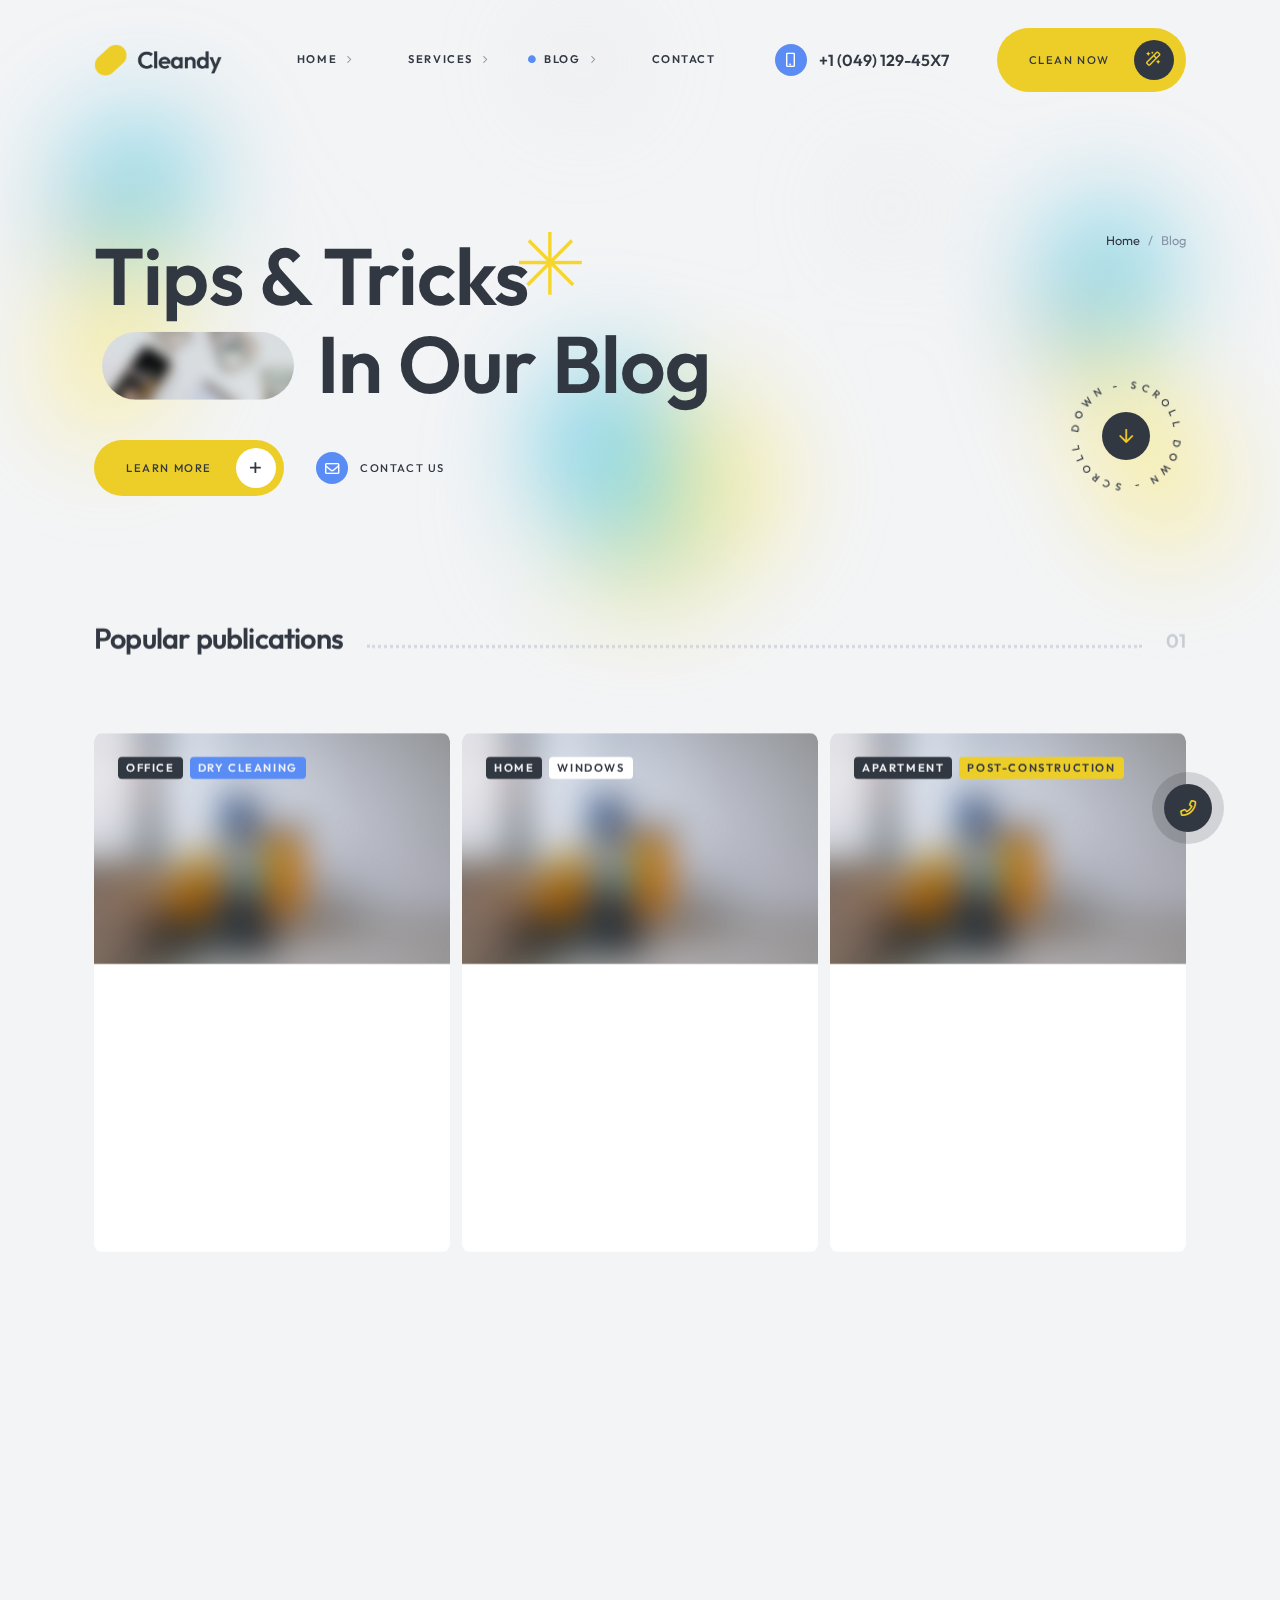
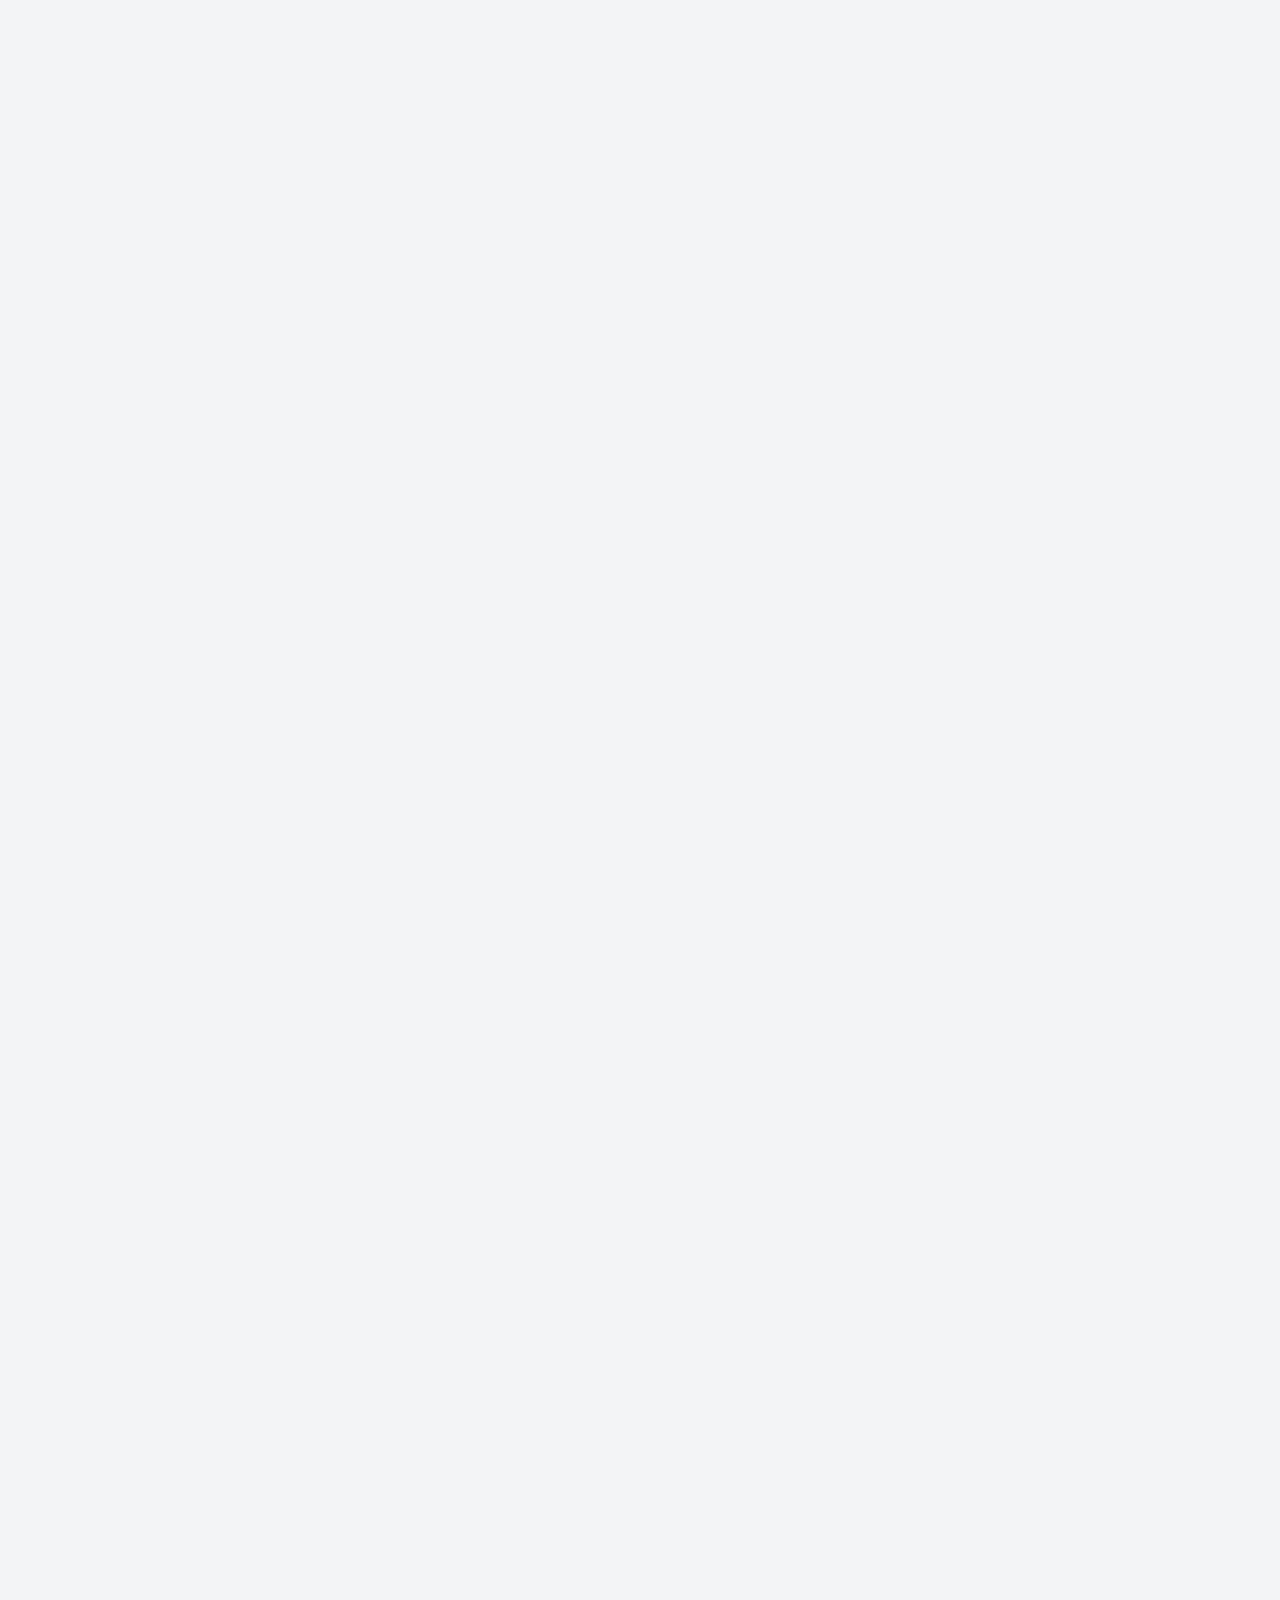
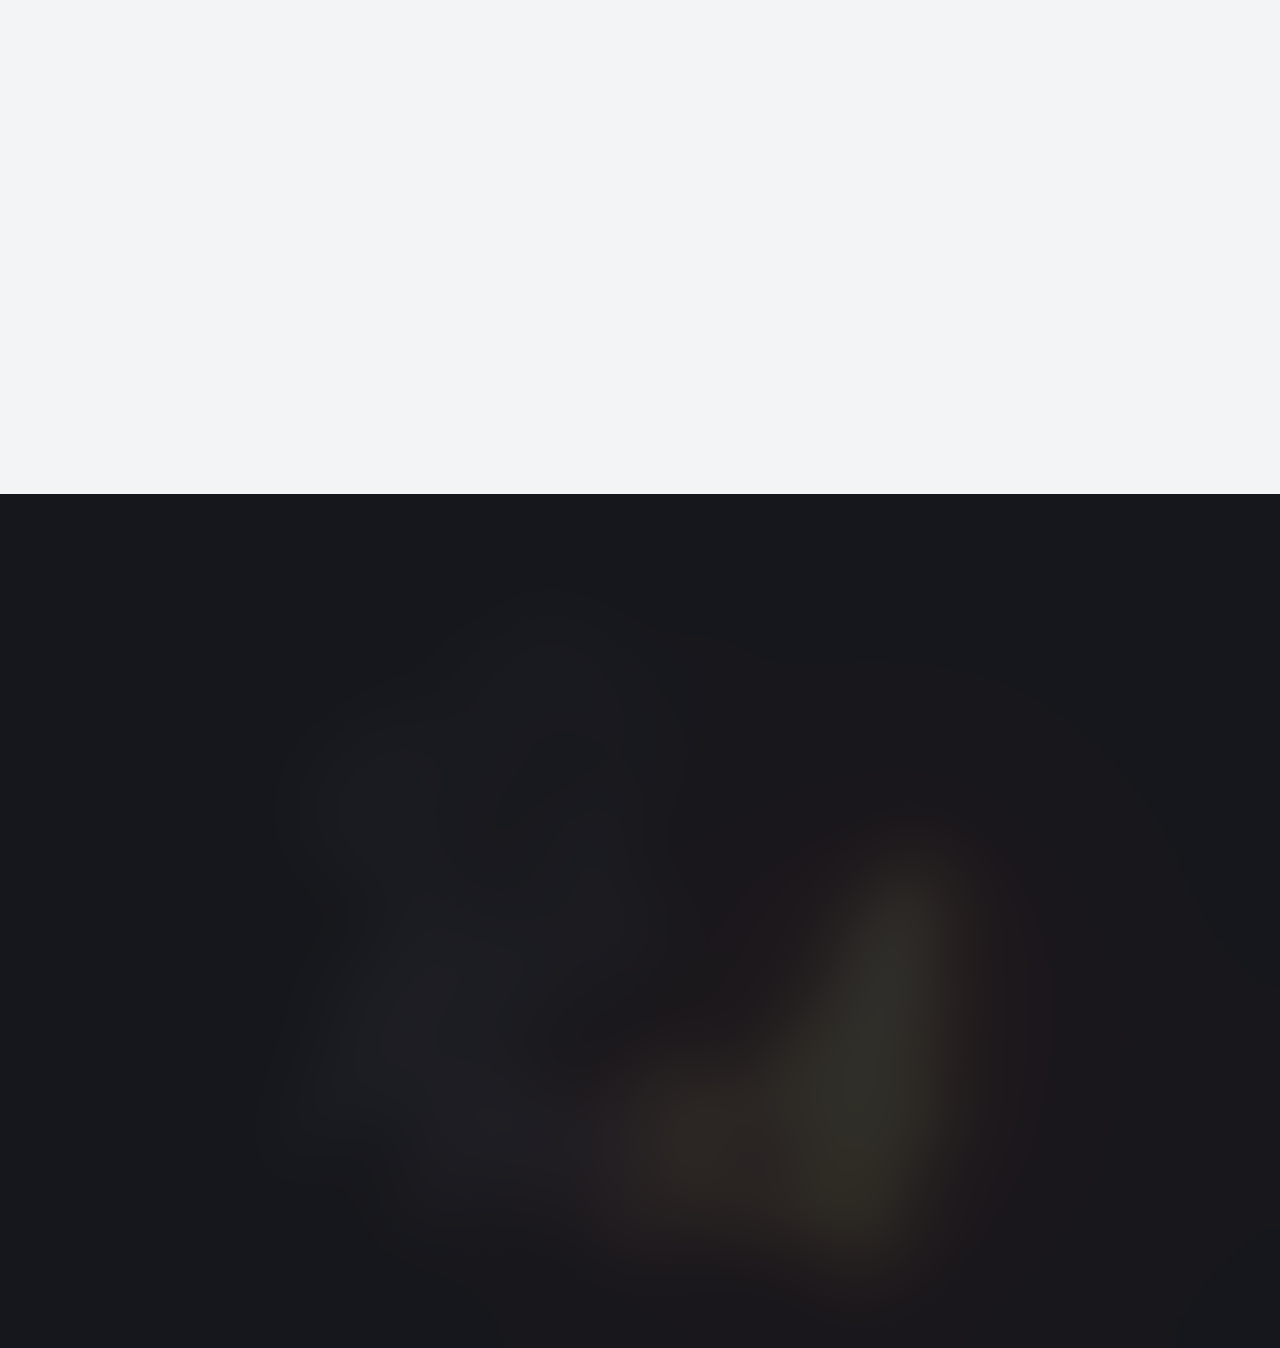
<file: blog.html>
<!DOCTYPE html>
<html lang="zxx">

<head>

    <meta charset="UTF-8">
    <meta name="viewport" content="width=device-width, initial-scale=1.0">
    <meta http-equiv="X-UA-Compatible" content="ie=edge">
    <!-- chome mobile panel color -->
    <meta name="theme-color" content="#EDCE29">
    <!-- favicon -->
    <link rel="shortcut icon" href="img/ui/favicon.png" type="image/x-icon">

    <!-- bootstrap grid css -->
    <link rel="stylesheet" href="css/plugins/bootstrap-grid.css">
    <!-- swiper css -->
    <link rel="stylesheet" href="css/plugins/swiper.css">
    <!-- fancybox css -->
    <link rel="stylesheet" href="css/plugins/fancybox.css">
    <!-- font awesome css -->
    <link rel="stylesheet" href="css/plugins/fontawesome.css">
    <!-- main css -->
    <link rel="stylesheet" href="css/style.css">
    <!-- page title -->
    <title>Cleandy</title>

</head>

<body>

    <!-- page wrapper -->
    <div class="mil-page-wrapper">

        <!-- static content -->
        <div class="mil-preloader-frame">
            <div class="mil-preloader-content">
                <img src="img/ui/logo.png" alt="logo">
                <div class="mil-preloader">
                    <div class="mil-preload-line"></div>
                </div>
                <div class="mil-fs-18 mil-pre-text mil-m-1 mil-fw-600">loading: <span class="mil-percent">00</span> %</div>
            </div>
        </div>
        <div class="mil-top-panel">
            <div class="container">
                <div class="mil-tp-content">
                    <div class="mil-left">
                        <a href="#top" class="mil-logo mil-hover-bri-105" style="width: 16rem">
                            <img src="img/ui/logo.png" alt="logo">
                            <img src="img/ui/logo-light.png" alt="logo" class="mil-light">
                        </a>
                    </div>
                    <nav class="mil-main-menu">
                        <ul id="swupMenu" class="mil-menu-transition mil-aic mil-m-4">
                            <li class="mil-has-children">
                                <a href="">Home</a>
                                <ul>
                                    <li>
                                        <a href="home-1.html">Home type 1</a>
                                    </li>
                                    <li>
                                        <a href="home-2.html">Home type 2</a>
                                    </li>
                                    <li>
                                        <a href="home-3.html">Home type 3</a>
                                    </li>
                                    <li>
                                        <a href="home-4.html">Home type 4</a>
                                    </li>
                                    <li>
                                        <a href="home-5.html">Home type 5</a>
                                    </li>
                                </ul>
                            </li>
                            <li class="mil-has-children">
                                <a href="">Services</a>
                                <ul>
                                    <li>
                                        <a href="services.html">Services</a>
                                    </li>
                                    <li>
                                        <a href="service-1.html">Single service type 1</a>
                                    </li>
                                    <li>
                                        <a href="service-2.html">Single service type 2</a>
                                    </li>
                                    <li>
                                        <a href="subscription.html">Subscription</a>
                                    </li>
                                    <li>
                                        <a href="calculator.html">Price Calculator</a>
                                    </li>
                                </ul>
                            </li>
                            <li class="mil-has-children mil-current">
                                <a href="">Blog</a>
                                <ul>
                                    <li>
                                        <a href="blog.html">Blog list</a>
                                    </li>
                                    <li>
                                        <a href="publication.html">Publication</a>
                                    </li>
                                </ul>
                            </li>
                            <li>
                                <a href="contact.html">Contact</a>
                            </li>
                        </ul>
                    </nav>
                    <div class="mil-right mil-jce">
                        <div class="mil-tp-phone mil-aic mil-mr-60 mil-sm-mr-15">
                            <i class="far fa-mobile mil-icon mil-sm mil-bg-a-2 mil-m-4 mil-mr-15 mil-sm-hidden" style="padding-top: .2rem"></i>
                            <a href="tel:+380123456789" class="mil-fw-600" data-no-swup>+1 (049) 129-45X7</a>
                        </div>
                        <a href="contact.html" class="mil-btn mil-lg mil-bg-a-1 mil-br-xl mil-hover-bri-105 mil-icon-btn mil-hover-scale mil-md-hidden"><span>Clean now</span><i class="far fa-magic mil-bg-m-1 mil-a-1"></i></a>
                        <div class="mil-menu-btn">
                            <span></span>
                        </div>
                    </div>
                </div>
            </div>
        </div>
        <div class="mil-right-buttons-frame">
            <div class="mil-order-call-window">
                <div class="mil-ocw-content">
                    <div class="row mil-aic">
                        <div class="col-lg-7">
                            <form>
                                <h4 class="mil-fs-28 mil-mb-30">Leave your number, <br>and we'll call you back</h4>
                                <div class="mil-input-frame mil-mb-15">
                                    <input type="text" id="user-name-2" name="user-name" placeholder="Name" class="mil-br-md mil-bg-m-3" autocomplete="name">
                                    <i class="far fa-user mil-a-2"></i>
                                </div>
                                <div class="mil-input-frame mil-mb-30">
                                    <input type="tel" id="user-phone-2" name="user-tel" class="mil-phone-input mil-br-md mil-bg-m-3" placeholder="+38 (___) ___-__-__" autocomplete="tel">
                                    <i class="far fa-mobile mil-a-2"></i>
                                </div>
                                <button class="mil-btn mil-bg-a-1 mil-icon-btn mil-br-xl mil-hover-bri-105 mil-hover-scale" type="submit">Order a call<i class="far fa-arrow-right mil-bg-m-1 mil-a-1"></i></button>
                            </form>
                        </div>
                        <div class="col-lg-5">
                            <img src="img/ui/cc.jpg" alt="callcenter" class="mil-ocw-img mil-br-sm">
                        </div>
                    </div>
                </div>
            </div>
            <div class="mil-right-buttons">
                <a href="#top" class="mil-side-btn mil-back-to-top mil-hover-bri-120">
                    <i class="far fa-arrow-up mil-a-1"></i>
                </a>
                <button class="mil-side-btn mil-open-window mil-hover-bri-120"></button>
            </div>
        </div>
        <div class="mil-discount-popup">
            <div class="mil-popup-window">
                <div class="mil-envelope-top">
                    <i class="fal fa-times mil-close-popup"></i>
                    <svg viewBox="0 0 555 224" fill="none" xmlns="http://www.w3.org/2000/svg">
                        <g filter="url(#filter0_d_658_621)">
                            <path d="M15 180.242C15 169.665 20.5702 159.869 29.6603 154.461L262.16 16.1269C271.613 10.5024 283.387 10.5024 292.84 16.1269L525.34 154.461C534.43 159.869 540 169.665 540 180.242V205H15V180.242Z" fill="white" />
                        </g>
                        <path d="M90 153L277.931 43L465 153" stroke="#CC4E4E" stroke-opacity="0.04" stroke-width="34" stroke-linecap="round" />
                        <defs>
                            <filter id="filter0_d_658_621" x="0" y="0.908447" width="555" height="223.092" filterUnits="userSpaceOnUse" color-interpolation-filters="sRGB">
                                <feFlood flood-opacity="0" result="BackgroundImageFix" />
                                <feColorMatrix in="SourceAlpha" type="matrix" values="0 0 0 0 0 0 0 0 0 0 0 0 0 0 0 0 0 0 127 0" result="hardAlpha" />
                                <feOffset dy="4" />
                                <feGaussianBlur stdDeviation="7.5" />
                                <feComposite in2="hardAlpha" operator="out" />
                                <feColorMatrix type="matrix" values="0 0 0 0 0 0 0 0 0 0 0 0 0 0 0 0 0 0 0.15 0" />
                                <feBlend mode="normal" in2="BackgroundImageFix" result="effect1_dropShadow_658_621" />
                                <feBlend mode="normal" in="SourceGraphic" in2="effect1_dropShadow_658_621" result="shape" />
                            </filter>
                        </defs>
                    </svg>
                    <div class="mil-discount-card">
                        <div class="mil-text-part mil-aic mil-bg-a-1">
                            <div class="mil-aic">
                                <div class="mil-dscnt-star mil-invert">
                                    <img src="img/ui/star.svg" alt="star">
                                    <div class="mil-fs-40 mil-lh-100 mil-m-3 mil-fw-700"><span>50</span>%</div>
                                </div>
                                <div>
                                    <p class="mil-m-1 mil-mb-15 mil-opacity-7">Hurry up!</p>
                                    <h3 class="mil-fs-32 mil-mb-20">Discount for the first cleaning <span class="mil-m-4">*</span></h3>
                                    <p class="mil-m-1 mil-opacity-7">Limited time offer!</p>
                                </div>
                            </div>
                        </div>
                        <div class="mil-dscnt-part">
                            <img src="img/ui/discount.svg" alt="discount">
                            <div class="mil-up-text mil-m-4"><img src="img/ui/logo-light.png" alt="logo" style="width: 11rem; height: auto; margin-left: -.5rem"></div>
                        </div>
                    </div>
                </div>
                <div class="mil-envelope-body mil-tac mil-br-lg">
                    <h4 class="mil-fs-36 mil-mb-60">🔥 Wow! That's so lucky! 🥳</h4>
                    <form>
                        <div class="row">
                            <div class="col-6 mil-mb-15">
                                <div class="mil-input-frame">
                                    <input type="text" id="user-name-3" name="user-name" placeholder="Name" class="mil-br-md mil-bg-m-3" autocomplete="name">
                                    <i class="far fa-user mil-a-2"></i>
                                </div>
                            </div>
                            <div class="col-6 mil-mb-15">
                                <div class="mil-input-frame">
                                    <input type="email" id="user-email-3" name="user-email" placeholder="Email" class="mil-br-md mil-bg-m-3" autocomplete="email">
                                    <i class="far fa-at mil-a-2"></i>
                                </div>
                            </div>
                            <div class="col-md-12 mil-mb-15">
                                <div class="mil-input-frame">
                                    <input type="tel" id="user-phone-3" name="user-tel" class="mil-phone-input mil-br-md mil-bg-m-3" placeholder="+38 (___) ___-__-__" autocomplete="tel">
                                    <i class="far fa-mobile mil-a-2"></i>
                                </div>
                            </div>
                            <div class="col-lg-12 mil-aic mil-mt-15">
                                <p class="mil-fs-14 mil-m-2 mil-tal">By clicking the send button, you agree to the rules for processing personal data</p>
                                <button class="mil-btn mil-bg-a-1 mil-icon-btn mil-br-xl mil-hover-bri-105 mil-hover-scale mil-ml-60 mil-sm-ml-30" type="submit">Get it now<i class="far fa-arrow-right mil-bg-m-1 mil-a-1"></i></button>
                            </div>
                        </div>
                    </form>
                </div>
            </div>
        </div>
        <!-- static content end -->

        <!-- dynamic content -->
        <div id="swupMain" class="transition-fade">

            <!-- hero -->
            <div class="mil-hero-inner mil-relative" id="top">
                <img src="img/ui/bg.png" alt="background" class="mil-bg" style="top: 0">
                <div class="container mil-column mil-jcb mil-h-100">
                    <div class="row mil-jcb mil-h-100">
                        <div class="col-lg-7 mil-mb-60">
                            <div class="mil-main-title mil-jcc mil-ais mil-column">
                                <div class="mil-column mil-sm-mb-0 mil-w-100">
                                    <div class="mil-aic">
                                        <div class="mil-word-frame">
                                            <svg width="89" height="89" viewBox="0 0 89 89" fill="none" xmlns="http://www.w3.org/2000/svg" class="mil-text-star" style="top: -15%;right: -15%">
                                                <rect x="42.1406" y="13.0017" width="3.46874" height="62.7841" fill="#F6D62D" />
                                                <rect x="13.0078" y="45.2607" width="3.46874" height="62.7841" transform="rotate(-90 13.0078 45.2607)" fill="#F6D62D" />
                                                <rect x="21.5859" y="22.8096" width="3.46874" height="62.7841" transform="rotate(-45 21.5859 22.8096)" fill="#F6D62D" />
                                                <rect x="22.8125" y="67.2046" width="3.46874" height="62.7841" transform="rotate(-135 22.8125 67.2046)" fill="#F6D62D" />
                                            </svg>
                                            <h1 class="mil-fs-100 mil-sm-fs-72 mil-lh-110">Tips & Tricks</h1>
                                        </div>
                                    </div>
                                    <div class="mil-word-frame mil-mb-40">
                                        <h1 class="mil-fs-100 mil-sm-fs-72 mil-lh-110"><img src="img/ui/t9.jpg" alt="image" class="mil-text-image mil-long"> In Our Blog</h1>
                                    </div>
                                    <div class="mil-aic">
                                        <a href="services.html" class="mil-btn mil-icon-btn mil-bg-a-1 mil-br-xl mil-hover-bri-105 mil-hover-scale mil-mr-40">Learn more<i class="far fa-plus mil-bg-m-4 mil-m-1"></i></a>
                                        <a href="contact.html" class="mil-link mil-m-1 mil-reverse">Contact us<i class="far fa-envelope mil-bg-a-2 mil-m-4" style="padding: .2rem 0 0 .2rem"></i></a>
                                    </div>
                                </div>
                            </div>
                        </div>
                        <div class="mil-column col-lg-5 mil-jcb mil-aie mil-sm-ais mil-mb-60">
                            <ul class="mil-breadcrumbs mil-mb-60">
                                <li><a href="home-2.html">Home</a></li>
                                <li><a href="blog.html">Blog</a></li>
                            </ul>
                            <div class="mil-circle-text-position">
                                <div class="mil-circle-text mil-rotate mil-accent-inside" data-value="360">
                                    <svg version="1.1" xmlns="http://www.w3.org/2000/svg" xmlns:xlink="http://www.w3.org/1999/xlink" x="0px" y="0px" viewBox="0 0 300 300" enable-background="new 0 0 300 300" xml:space="preserve">
                                        <defs>
                                            <path id="circlePath" d="M 150, 150 m -60, 0 a 60,60 0 0,1 120,0 a 60,60 0 0,1 -120,0 " />
                                        </defs>
                                        <circle cx="150" cy="100" r="75" fill="none" />
                                        <g>
                                            <use xlink:href="#circlePath" fill="none" />
                                            <text class="mil-link mil-dark" style="letter-spacing: .75rem">
                                                <textPath xlink:href="#circlePath">Scroll down - Scroll down - </textPath>
                                            </text>
                                        </g>
                                    </svg>
                                </div>
                                <a href="#scroll" class="far fa-arrow-down mil-bg-m-1 mil-a-1"></a>
                            </div>
                        </div>
                    </div>
                </div>
            </div>
            <!-- hero end -->

            <!-- popular -->
            <div class="mil-p-0-15" id="scroll">
                <div class=" container">
                    <div class="mil-section-title mil-mb-f mil-up">
                        <h2 class="mil-fs-36">Popular publications</h2>
                        <div class="mil-dots"></div>
                        <b class="mil-fs-24">01</b>
                    </div>
                    <div class="row">
                        <div class="col-12 col-lg-4 mil-mb-15 mil-up">
                            <a href="publication.html" class="mil-blog-card mil-br-lg">
                                <div class="mil-cover">
                                    <img src="img/blog/6.jpg" alt="cover">
                                    <ul class="mil-category">
                                        <li class="mil-bg-m-1 mil-up-text mil-m-3 mil-mr-5">Office</li>
                                        <li class="mil-bg-a-2 mil-up-text mil-m-3 mil-mr-5">Dry Cleaning</li>
                                    </ul>
                                </div>
                                <div class="mil-descr">
                                    <p class="mil-up mil-mb-20"><span class="mil-date">08, 24, 2024</span> &nbsp; by &nbsp; <span class="mil-a-2">Emma Miller</span></p>
                                    <h5 class="mil-fs-28 mil-m-1 mil-up mil-mb-15 mil-lh-140">Keep your home and office clean effortlessly</h5>
                                    <p class="mil-lh-180 mil-mb-30 mil-up">Whether you work from home or in a traditional office setting, keeping your space clean is key to staying productive and comfortable. Clutter and dirt can affect your mood, reduce efficiency, and even lead to stress.</p>
                                    <div class="mil-up">
                                        <div class="mil-btn mil-sm mil-bg-m-3 mil-br-xl mil-hover-bri-105 mil-hover-scale">Read more</div>
                                    </div>
                                </div>
                            </a>
                        </div>
                        <div class="col-12 col-lg-4 mil-mb-15 mil-up">
                            <a href="publication.html" class="mil-blog-card mil-br-lg">
                                <div class="mil-cover">
                                    <img src="img/blog/2.jpg" alt="cover">
                                    <ul class="mil-category">
                                        <li class="mil-bg-m-1 mil-up-text mil-m-3 mil-mr-5">Home</li>
                                        <li class="mil-bg-m-4 mil-up-text mil-m-1 mil-mr-5">Windows</li>
                                    </ul>
                                </div>
                                <div class="mil-descr">
                                    <p class="mil-up mil-mb-20"><span class="mil-date">08, 24, 2024</span> &nbsp; by &nbsp; <span class="mil-a-2">Oscar Newman</span></p>
                                    <h5 class="mil-fs-28 mil-m-1 mil-up mil-mb-15 mil-lh-140">Natural Cleaning Products: Myths and Reality</h5>
                                    <p class="mil-lh-180 mil-mb-30 mil-up">The easiest way to prevent mess from piling up is by doing a little bit of cleaning every day. Instead of letting tasks accumulate until the weekend or when you have more time, take a few minutes each day to tidy up.</p>
                                    <div class="mil-up">
                                        <div class="mil-btn mil-sm mil-bg-m-3 mil-br-xl mil-hover-bri-105 mil-hover-scale">Read more</div>
                                    </div>
                                </div>
                            </a>
                        </div>
                        <div class="col-12 col-lg-4 mil-mb-15 mil-up">
                            <a href="publication.html" class="mil-blog-card mil-br-lg">
                                <div class="mil-cover">
                                    <img src="img/blog/8.jpg" alt="cover">
                                    <ul class="mil-category">
                                        <li class="mil-bg-m-1 mil-up-text mil-m-3 mil-mr-5">Apartment</li>
                                        <li class="mil-bg-a-1 mil-up-text mil-m-1 mil-mr-5">Post-construction</li>
                                    </ul>
                                </div>
                                <div class="mil-descr">
                                    <p class="mil-up mil-mb-20"><span class="mil-date">08, 24, 2024</span> &nbsp; by &nbsp; <span class="mil-a-2">Emma Miller</span></p>
                                    <h5 class="mil-fs-28 mil-m-1 mil-up mil-mb-15 mil-lh-140">Secrets to Effective Cleaning: What Everyone Should Know</h5>
                                    <p class="mil-lh-180 mil-mb-30 mil-up">Whether you work from home or in a traditional office setting, keeping your space clean is key to staying productive and comfortable. Clutter and dirt can affect your mood, reduce efficiency, and even lead to stress.</p>
                                    <div class="mil-up">
                                        <div class="mil-btn mil-sm mil-bg-m-3 mil-br-xl mil-hover-bri-105 mil-hover-scale">Read more</div>
                                    </div>
                                </div>
                            </a>
                        </div>
                    </div>
                </div>
            </div>
            <!-- popular end -->

            <!-- blog -->
            <div class="mil-relative">
                <div class="container">
                    <div class="mil-section-title mil-mb-f mil-up">
                        <h2 class="mil-fs-36">Latest publications</h2>
                        <div class="mil-dots"></div>
                        <b class="mil-fs-24">02</b>
                    </div>
                    <div class="row mil-jcb">
                        <div class="col-12 col-lg-8">
                            <div class="row">
                                <div class="col-12 mil-mb-15 mil-up">
                                    <a href="publication.html" class="mil-blog-card mil-type-2 mil-br-lg">
                                        <div class="mil-cover">
                                            <img src="img/blog/1.jpg" alt="cover">
                                            <ul class="mil-category">
                                                <li class="mil-bg-m-1 mil-up-text mil-m-3 mil-mr-5">Office</li>
                                                <li class="mil-bg-a-2 mil-up-text mil-m-3 mil-mr-5">Dry Cleaning</li>
                                            </ul>
                                        </div>
                                        <div class="mil-descr">
                                            <p class="mil-mb-20"><span class="mil-date">08, 24, 2024</span> &nbsp; by &nbsp; <span class="mil-a-2">Emma Miller</span></p>
                                            <h5 class="mil-fs-28 mil-m-1 mil-mb-15 mil-lh-140">Keep your home and office clean effortlessly</h5>
                                            <p class="mil-lh-180 mil-mb-30">Whether you work from home or in a traditional office setting, keeping your space clean is key to staying productive and comfortable. Clutter and dirt can affect your mood, reduce efficiency, and even lead to stress.</p>
                                            <div class="mil-btn mil-sm mil-bg-m-3 mil-br-xl mil-hover-bri-105 mil-hover-scale">Read more</div>
                                        </div>
                                    </a>
                                </div>
                                <div class="col-12 mil-mb-15 mil-up">
                                    <a href="publication.html" class="mil-blog-card mil-type-2 mil-br-lg">
                                        <div class="mil-cover">
                                            <img src="img/blog/2.jpg" alt="cover">
                                            <ul class="mil-category">
                                                <li class="mil-bg-m-1 mil-up-text mil-m-3 mil-mr-5">Home</li>
                                                <li class="mil-bg-m-4 mil-up-text mil-m-1 mil-mr-5">Windows</li>
                                            </ul>
                                        </div>
                                        <div class="mil-descr">
                                            <p class="mil-mb-20"><span class="mil-date">08, 24, 2024</span> &nbsp; by &nbsp; <span class="mil-a-2">Oscar Newman</span></p>
                                            <h5 class="mil-fs-28 mil-m-1 mil-mb-15 mil-lh-140">Natural Cleaning Products: Myths and Reality</h5>
                                            <p class="mil-lh-180 mil-mb-30">The easiest way to prevent mess from piling up is by doing a little bit of cleaning every day. Instead of letting tasks accumulate until the weekend or when you have more time, take a few minutes each day to tidy up.</p>
                                            <div class="mil-btn mil-sm mil-bg-m-3 mil-br-xl mil-hover-bri-105 mil-hover-scale">Read more</div>
                                        </div>
                                    </a>
                                </div>
                                <div class="col-12 mil-mb-15 mil-up">
                                    <a href="publication.html" class="mil-blog-card mil-type-2 mil-br-lg">
                                        <div class="mil-cover">
                                            <img src="img/blog/3.jpg" alt="cover">
                                            <ul class="mil-category">
                                                <li class="mil-bg-m-1 mil-up-text mil-m-3 mil-mr-5">Apartment</li>
                                                <li class="mil-bg-a-1 mil-up-text mil-m-1 mil-mr-5">Post-construction</li>
                                            </ul>
                                        </div>
                                        <div class="mil-descr">
                                            <p class="mil-mb-20"><span class="mil-date">08, 24, 2024</span> &nbsp; by &nbsp; <span class="mil-a-2">Emma Miller</span></p>
                                            <h5 class="mil-fs-28 mil-m-1 mil-mb-15 mil-lh-140">Secrets to Effective Cleaning: What Everyone Should Know</h5>
                                            <p class="mil-lh-180 mil-mb-30">Whether you work from home or in a traditional office setting, keeping your space clean is key to staying productive and comfortable. Clutter and dirt can affect your mood, reduce efficiency, and even lead to stress.</p>
                                            <div class="mil-btn mil-sm mil-bg-m-3 mil-br-xl mil-hover-bri-105 mil-hover-scale">Read more</div>
                                        </div>
                                    </a>
                                </div>
                                <div class="col-12 mil-mb-15 mil-up">
                                    <a href="publication.html" class="mil-blog-card mil-type-2 mil-br-lg">
                                        <div class="mil-cover">
                                            <img src="img/blog/4.jpg" alt="cover">
                                            <ul class="mil-category">
                                                <li class="mil-bg-m-1 mil-up-text mil-m-3 mil-mr-5">Home</li>
                                                <li class="mil-bg-m-4 mil-up-text mil-m-1 mil-mr-5">Windows</li>
                                            </ul>
                                        </div>
                                        <div class="mil-descr">
                                            <p class="mil-mb-20"><span class="mil-date">08, 24, 2024</span> &nbsp; by &nbsp; <span class="mil-a-2">Oscar Newman</span></p>
                                            <h5 class="mil-fs-28 mil-m-1 mil-mb-15 mil-lh-140">Natural Cleaning Products: Myths and Reality</h5>
                                            <p class="mil-lh-180 mil-mb-30">The easiest way to prevent mess from piling up is by doing a little bit of cleaning every day. Instead of letting tasks accumulate until the weekend or when you have more time, take a few minutes each day to tidy up.</p>
                                            <div class="mil-btn mil-sm mil-bg-m-3 mil-br-xl mil-hover-bri-105 mil-hover-scale">Read more</div>
                                        </div>
                                    </a>
                                </div>
                                <div class="col-12 mil-mb-15 mil-up">
                                    <a href="publication.html" class="mil-blog-card mil-type-2 mil-br-lg">
                                        <div class="mil-cover">
                                            <img src="img/blog/5.jpg" alt="cover">
                                            <ul class="mil-category">
                                                <li class="mil-bg-m-1 mil-up-text mil-m-3 mil-mr-5">Office</li>
                                                <li class="mil-bg-a-2 mil-up-text mil-m-3 mil-mr-5">Dry Cleaning</li>
                                            </ul>
                                        </div>
                                        <div class="mil-descr">
                                            <p class="mil-mb-20"><span class="mil-date">08, 24, 2024</span> &nbsp; by &nbsp; <span class="mil-a-2">Emma Miller</span></p>
                                            <h5 class="mil-fs-28 mil-m-1 mil-mb-15 mil-lh-140">Keep your home and office clean effortlessly</h5>
                                            <p class="mil-lh-180 mil-mb-30">Whether you work from home or in a traditional office setting, keeping your space clean is key to staying productive and comfortable. Clutter and dirt can affect your mood, reduce efficiency, and even lead to stress.</p>
                                            <div class="mil-btn mil-sm mil-bg-m-3 mil-br-xl mil-hover-bri-105 mil-hover-scale">Read more</div>
                                        </div>
                                    </a>
                                </div>
                                <div class="col-12 mil-mb-15 mil-up">
                                    <a href="publication.html" class="mil-blog-card mil-type-2 mil-br-lg">
                                        <div class="mil-cover">
                                            <img src="img/blog/6.jpg" alt="cover">
                                            <ul class="mil-category">
                                                <li class="mil-bg-m-1 mil-up-text mil-m-3 mil-mr-5">Home</li>
                                                <li class="mil-bg-m-4 mil-up-text mil-m-1 mil-mr-5">Windows</li>
                                            </ul>
                                        </div>
                                        <div class="mil-descr">
                                            <p class="mil-mb-20"><span class="mil-date">08, 24, 2024</span> &nbsp; by &nbsp; <span class="mil-a-2">Oscar Newman</span></p>
                                            <h5 class="mil-fs-28 mil-m-1 mil-mb-15 mil-lh-140">Natural Cleaning Products: Myths and Reality</h5>
                                            <p class="mil-lh-180 mil-mb-30">The easiest way to prevent mess from piling up is by doing a little bit of cleaning every day. Instead of letting tasks accumulate until the weekend or when you have more time, take a few minutes each day to tidy up.</p>
                                            <div class="mil-btn mil-sm mil-bg-m-3 mil-br-xl mil-hover-bri-105 mil-hover-scale">Read more</div>
                                        </div>
                                    </a>
                                </div>
                                <div class="col-12 mil-mb-15 mil-up">
                                    <a href="publication.html" class="mil-blog-card mil-type-2 mil-br-lg">
                                        <div class="mil-cover">
                                            <img src="img/blog/7.jpg" alt="cover">
                                            <ul class="mil-category">
                                                <li class="mil-bg-m-1 mil-up-text mil-m-3 mil-mr-5">Apartment</li>
                                                <li class="mil-bg-a-1 mil-up-text mil-m-1 mil-mr-5">Post-construction</li>
                                            </ul>
                                        </div>
                                        <div class="mil-descr">
                                            <p class="mil-mb-20"><span class="mil-date">08, 24, 2024</span> &nbsp; by &nbsp; <span class="mil-a-2">Emma Miller</span></p>
                                            <h5 class="mil-fs-28 mil-m-1 mil-mb-15 mil-lh-140">Secrets to Effective Cleaning: What Everyone Should Know</h5>
                                            <p class="mil-lh-180 mil-mb-30">Whether you work from home or in a traditional office setting, keeping your space clean is key to staying productive and comfortable. Clutter and dirt can affect your mood, reduce efficiency, and even lead to stress.</p>
                                            <div class="mil-btn mil-sm mil-bg-m-3 mil-br-xl mil-hover-bri-105 mil-hover-scale">Read more</div>
                                        </div>
                                    </a>
                                </div>
                            </div>
                            <div class="mil-up mil-p-0-f mil-mt-40">
                                <ul class="mil-page-pagination">
                                    <li class="mil-current"><a href="blog-2.html">1</a></li>
                                    <li><a href="blog-2.html">2</a></li>
                                    <li><a href="blog-2.html">3</a></li>
                                    <li><a href="blog-2.html">...</a></li>
                                    <li><a href="blog-2.html">24</a></li>
                                </ul>
                            </div>
                        </div>
                        <div class="col-12 col-lg-4">
                            <div class="mil-sidebar mil-mb-f">
                                <div class="mil-text-side mil-auto mil-mb-15 mil-up">
                                    <div class="mil-box-bg">
                                        <img src="img/ui/t5.jpg" alt="bg">
                                    </div>
                                    <div class="mil-text-frame mil-column mil-aic mil-w-100">
                                        <div class="mil-aic mil-mb-20">
                                            <p class="mil-tac">We clean objects of any <br>complexity and size in 6-9 hours</p>
                                        </div>
                                        <h2 class="mil-fs-52 mil-m-3 mil-lh-110 mil-mb-40 mil-tac">Want to learn more about our services?</h2>
                                        <div class="mil-buttons-frame">
                                            <a href="services.html" class="mil-btn mil-icon-btn mil-bg-a-1 mil-br-xl mil-hover-bri-105 mil-hover-scale">Our Services<i class="far fa-plus mil-bg-m-1 mil-a-1"></i></a>
                                        </div>
                                    </div>
                                </div>
                                <div class="mil-sidebar-card mil-mb-15 mil-up">
                                    <h4 class="mil-mb-40 mil-fs-24">Categories</h4>
                                    <div class="mil-dots mil-mb-40"></div>
                                    <ul class="mil-categories">
                                        <li><a href="blog-2.html">Tips & Tricks</a></li>
                                        <li><a href="blog-2.html">Home cleaning</a></li>
                                        <li><a href="blog-2.html">Technologies</a></li>
                                        <li><a href="blog-2.html">Detergents</a></li>
                                    </ul>
                                </div>
                                <div class="mil-sidebar-card mil-mb-15 mil-up">
                                    <h4 class="mil-fs-24 mil-mb-40">Popular</h4>
                                    <div class="mil-dots mil-mb-40"></div>
                                    <a href="publication.html" class="mil-blog-card mil-type-2 mil-br-lg mil-mb-15">
                                        <div class="mil-cover">
                                            <img src="img/blog/6.jpg" alt="cover">
                                        </div>
                                        <div class="mil-descr">
                                            <h5 class="mil-fs-20 mil-m-1 mil-lh-140">Keep your home and office clean effortlessly</h5>
                                        </div>
                                    </a>
                                    <a href="publication.html" class="mil-blog-card mil-type-2 mil-br-lg mil-mb-15">
                                        <div class="mil-cover">
                                            <img src="img/blog/2.jpg" alt="cover">
                                        </div>
                                        <div class="mil-descr">
                                            <h5 class="mil-fs-20 mil-m-1 mil-lh-140">Secrets to Effective Cleaning: What Everyone Should Know</h5>
                                        </div>
                                    </a>
                                    <a href="publication.html" class="mil-blog-card mil-type-2 mil-br-lg mil-mb-30">
                                        <div class="mil-cover">
                                            <img src="img/blog/8.jpg" alt="cover">
                                        </div>
                                        <div class="mil-descr">
                                            <h5 class="mil-fs-20 mil-m-1 mil-lh-140">Natural Cleaning Products: Myths and Reality</h5>
                                        </div>
                                    </a>
                                </div>
                                <div class="mil-sidebar-card mil-aic mil-mb-15 mil-jcb mil-bg-a-2 mil-up">
                                    <h5 class="mil-fs-24 mil-md-fs-32 mil-m-4 mil-mb-30 mil-md-mb-30">Get in touch</h5>
                                    <a href="contact.html" class="mil-link mil-m-4 mil-mb-30">Contact us<i class="far fa-arrow-right mil-bg-a-1 mil-m-1"></i></a>
                                </div>
                                <div class="mil-sidebar-card mil-mb-15 mil-up">
                                    <h4 class="mil-mb-40 mil-fs-24">Subscribe our newsletter</h4>
                                    <div class="mil-dots mil-mb-40"></div>
                                    <form class="mil-subscribe mil-mb-30">
                                        <input type="email" class="mil-bg-m-3 mil-light mil-br-xl" placeholder="Your email" id="subscribe-blog" name="subscribe">
                                        <button type="submit" class="mil-bg-a-1"><i class="far fa-arrow-right"></i></button>
                                    </form>
                                </div>
                            </div>
                        </div>
                    </div>
                </div>
            </div>
            <!-- blog end -->

            <!-- footer -->
            <footer>
                <div class="mil-footer-bg">
                    <video class="mil-footer-bg mil-scale-img" data-value-1="1" data-value-2="1.3" autoplay="autoplay" loop="loop" muted playsinline oncontextmenu="return false;" preload="auto">
                        <source src="img/ui/footer.mp4">
                    </video>
                </div>
                <div class="mil-footer-content">
                    <div class="container">
                        <div class="row mil-p-f-60">
                            <div class="col-lg-7 col-md-6 col-sm-12 mil-mb-60">
                                <div class="row">
                                    <div class="col-8 col-md-6">
                                        <a href="#top" class="mil-logo mil-hover-bri-105 mil-mb-30 mil-up" style="width: 16rem">
                                            <img src="img/ui/logo-light.png" alt="logo" class="mil-light">
                                        </a>
                                        <p class="mil-mb-30 mil-fs-18 mil-up">Subscribe our newsletter</p>
                                        <form class="mil-subscribe mil-up">
                                            <input type="email" class="mil-bg-m-1 mil-br-xl" placeholder="Your email" id="subscribe" name="subscribe">
                                            <button type="submit" class="mil-bg-a-1"><i class="far fa-arrow-right"></i></button>
                                        </form>
                                    </div>
                                </div>
                            </div>
                            <div class="col-lg-5 col-md-6 col-sm-12 mil-mb-60">
                                <div class="row">
                                    <div class="col-6">
                                        <ul>
                                            <li class="mil-fs-24 mil-fw-600 mil-m-3 mil-hover-a-1 mil-mb-20 mil-up"><a href="home-2.html">Home</a></li>
                                            <li class="mil-fs-24 mil-fw-600 mil-m-3 mil-hover-a-1 mil-mb-20 mil-up"><a href="services.html">Services</a></li>
                                            <li class="mil-fs-24 mil-fw-600 mil-m-3 mil-hover-a-1 mil-mb-20 mil-up"><a href="calculator.html">Calculate price</a></li>
                                            <li class="mil-fs-24 mil-fw-600 mil-m-3 mil-hover-a-1 mil-mb-20 mil-up"><a href="blog.html">Blog</a></li>
                                            <li class="mil-fs-24 mil-fw-600 mil-m-3 mil-hover-a-1 mil-mb-20 mil-up"><a href="contact.html">Contact</a></li>
                                        </ul>
                                    </div>
                                    <div class="col-6">
                                        <ul>
                                            <li class="mil-up-text mil-hover-m-4 mil-mb-20 mil-up"><a href="service-1.html">Apartment</a></li>
                                            <li class="mil-up-text mil-hover-m-4 mil-mb-20 mil-up"><a href="service-2.html">Home</a></li>
                                            <li class="mil-up-text mil-hover-m-4 mil-mb-20 mil-up"><a href="service-1.html">Office</a></li>
                                            <li class="mil-up-text mil-hover-m-4 mil-mb-20 mil-up"><a href="service-2.html">Windows</a></li>
                                            <li class="mil-up-text mil-hover-m-4 mil-mb-20 mil-up"><a href="service-1.html">Pool</a></li>
                                        </ul>
                                    </div>
                                </div>
                            </div>
                        </div>
                        <div class="mil-dots mil-up"></div>
                        <div class="row mil-p-f-60 mil-sm-column-r">
                            <div class="col-lg-7 col-md-6 col-sm-12 mil-column mil-jcb mil-mb-60">
                                <ul class="mil-aic mil-mb-30 mil-up">
                                    <li class="mil-mr-20 mil-fs-20 mil-m-3">
                                        <a href="#." target="_blank" data-no-swup class="mil-hover-a-1">
                                            <i class="far fa-circle"></i>
                                        </a>
                                    </li>
                                    <li class="mil-mr-20 mil-fs-20 mil-m-3">
                                        <a href="#." target="_blank" data-no-swup class="mil-hover-a-1">
                                            <i class="far fa-circle"></i>
                                        </a>
                                    </li>
                                    <li class="mil-mr-20 mil-fs-20 mil-m-3">
                                        <a href="#." target="_blank" data-no-swup class="mil-hover-a-1">
                                            <i class="far fa-circle"></i>
                                        </a>
                                    </li>
                                    <li class="mil-fs-20 mil-m-3">
                                        <a href="#." target="_blank" data-no-swup class="mil-hover-a-1">
                                            <i class="far fa-circle"></i>
                                        </a>
                                    </li>
                                </ul>
                                <ul class="mil-aic mil-up">
                                    <li class="mil-hover-m-4 mil-mr-20">
                                        <a href="contact.html">Privacy Policy</a>
                                    </li>
                                    <li class="mil-hover-m-4 mil-mr-20">
                                        <a href="contact.html">Terms and conditions</a>
                                    </li>
                                    <li class="mil-hover-m-4 mil-mr-20">
                                        <a href="contact.html">Cookie Policy</a>
                                    </li>
                                </ul>
                            </div>
                            <div class="col-lg-5 col-md-6 col-sm-12 mil-mb-60">
                                <div class="row mil-jcb">
                                    <div class="col-6 mil-up">
                                        <h5 class="mil-fs-22 mil-fw-600 mil-m-3 mil-mb-20">Springfield</h5>
                                        <p class="mil-mb-20">71 South Los Carneros Road, <br>Goleta, California 93117</p>
                                        <p class="mil-up-text mil-a-1">+1-877-926-5184</p>
                                    </div>
                                    <div class="col-6 mil-up">
                                        <h5 class="mil-fs-22 mil-fw-600 mil-m-3 mil-mb-20">Greenville</h5>
                                        <p class="mil-mb-20">71 South Los Carneros Road, <br>Goleta, California 93117</p>
                                        <p class="mil-up-text mil-a-1">+31 174 705 811</p>
                                    </div>
                                </div>
                            </div>
                        </div>
                        <div class="mil-dots mil-up"></div>
                        <div class="mil-footer-bottom mil-aic mil-jcb mil-up">
                            <p>© Copyright 2023 - Mil. All Rights Reserved.</p>
                            <p>Author: <a href="https://themeforest.net/user/millerdigitaldesign/portfolio" target="_blank" data-no-swup class="mil-text-link mil-a-1">Nazar Miller</a></p>
                        </div>
                    </div>
                </div>
            </footer>
            <!-- footer end -->

        </div>
        <!-- dynamic content end -->

    </div>
    <!-- page wrapper end -->

    <!-- swup js -->
    <script src=" js/plugins/swup.min.js"></script>
    <!-- swup body class plugin -->
    <script src="js/plugins/SwupBodyClassPlugin.min.js"></script>
    <!-- gsap js -->
    <script src="js/plugins/gsap.js"></script>
    <!-- scroll trigger js -->
    <script src="js/plugins/scroll-trigger.js"></script>
    <!-- lenis js -->
    <script src="js/plugins/lenis.js"></script>
    <!-- cleave js -->
    <script src="js/plugins/cleave.js"></script>
    <!-- swiper js -->
    <script src="js/plugins/swiper.min.js"></script>
    <!-- fancybox js -->
    <script src="js/plugins/fancybox.js"></script>
    <!-- calculator js -->
    <script src="js/plugins/calculator.js"></script>
    <!-- main js -->
    <script src="js/main.js"></script>


</body>
</file>
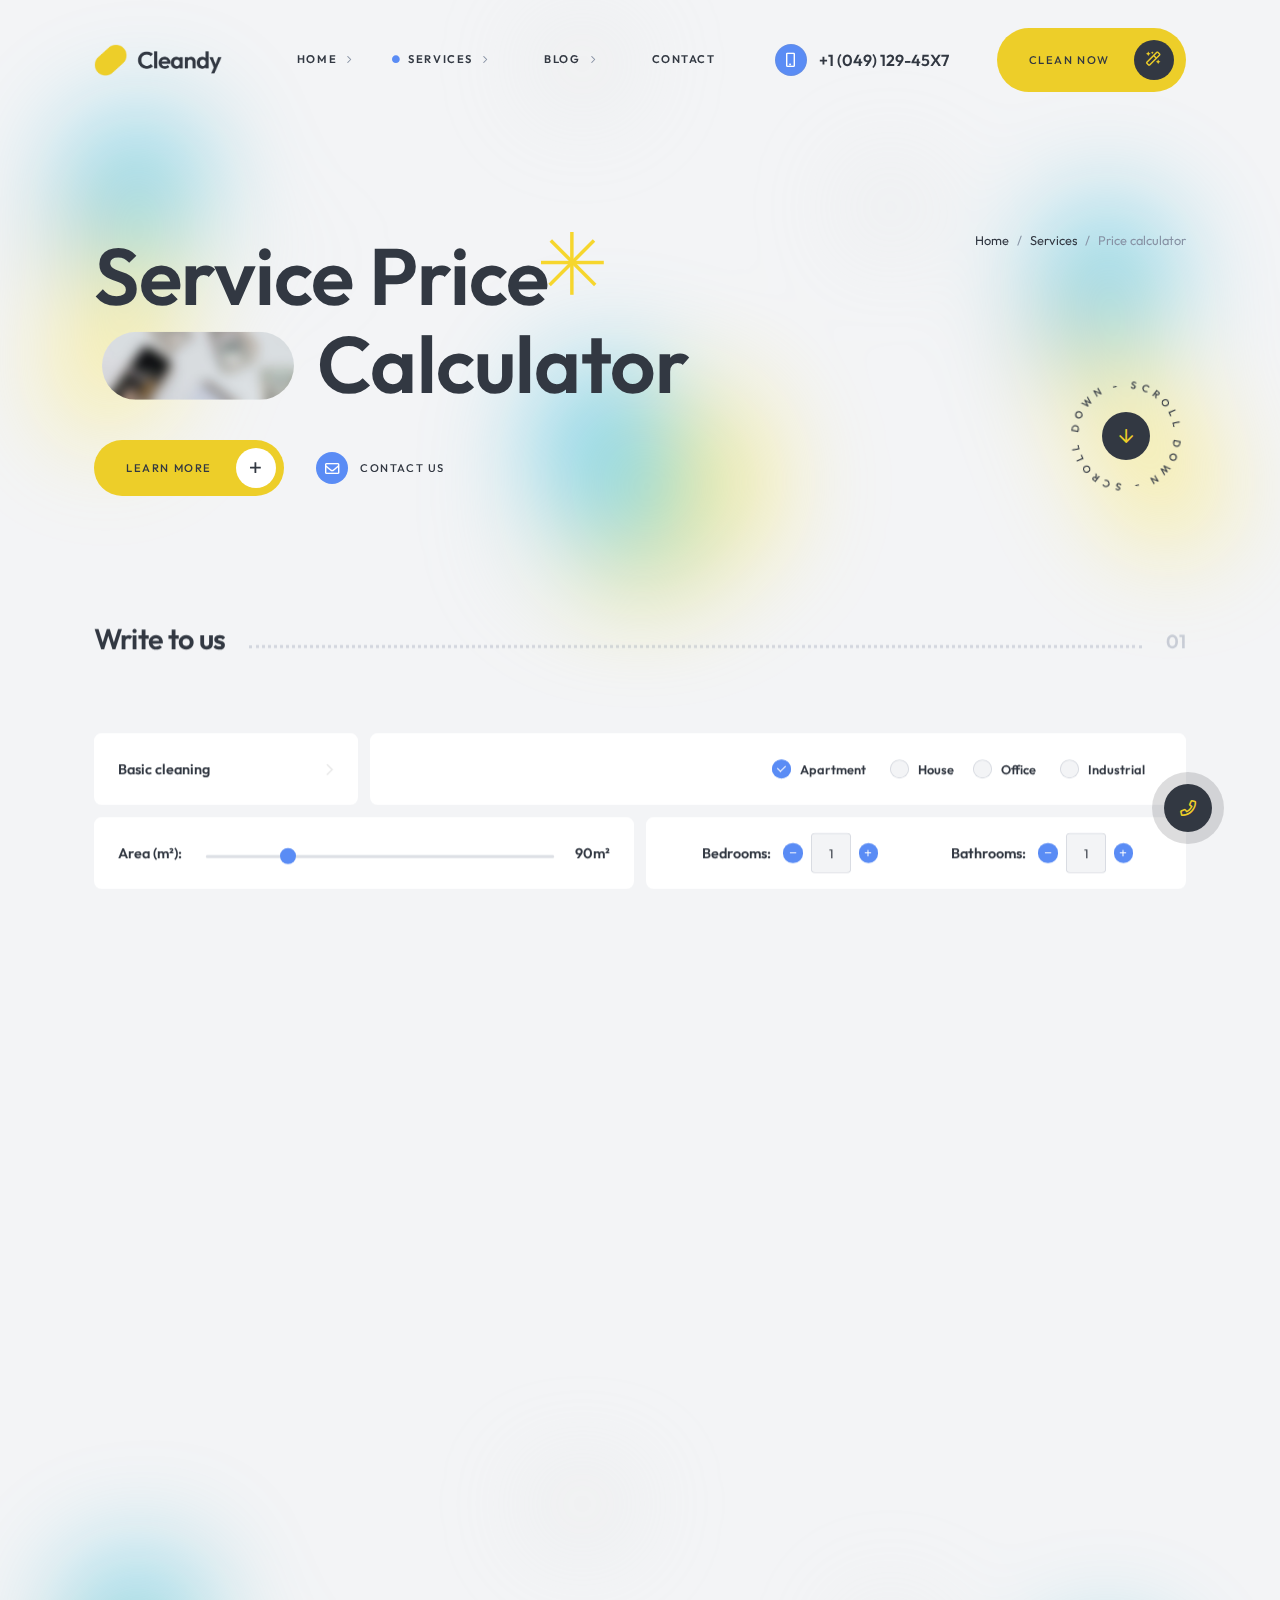
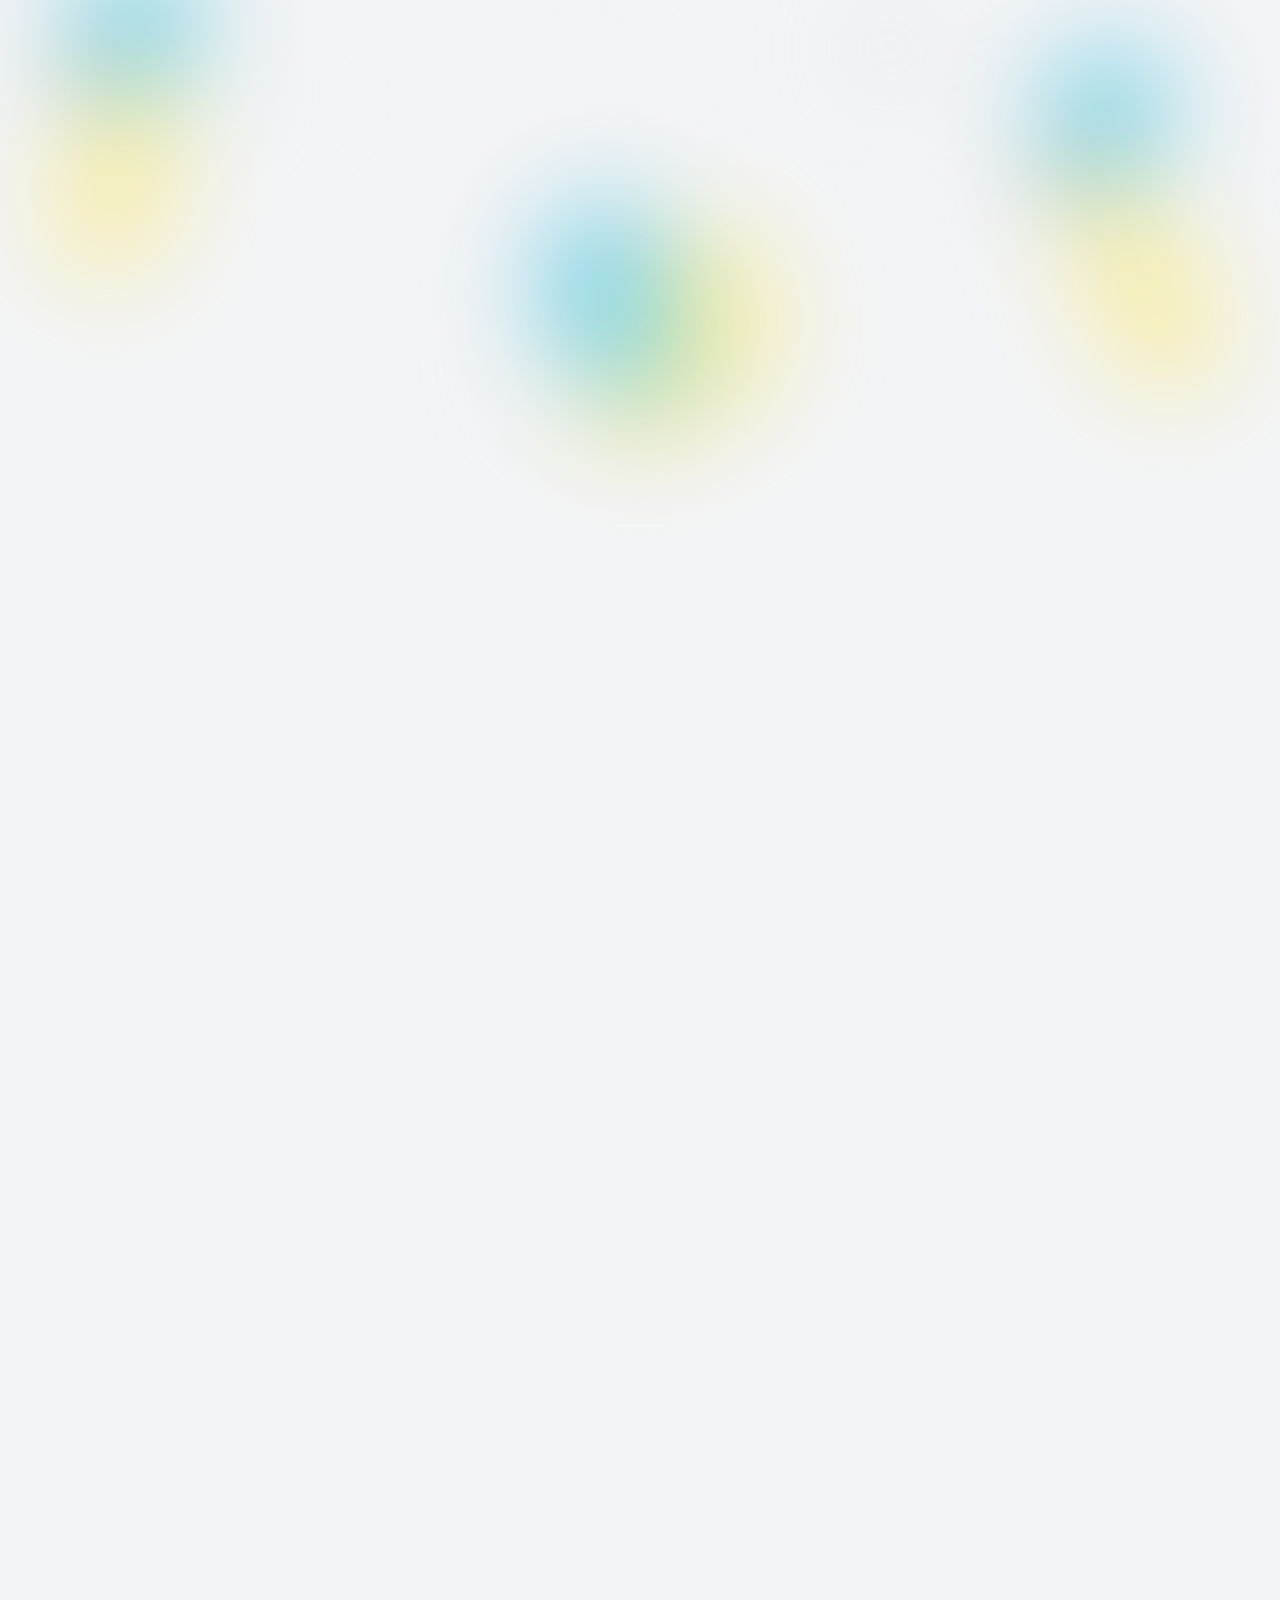
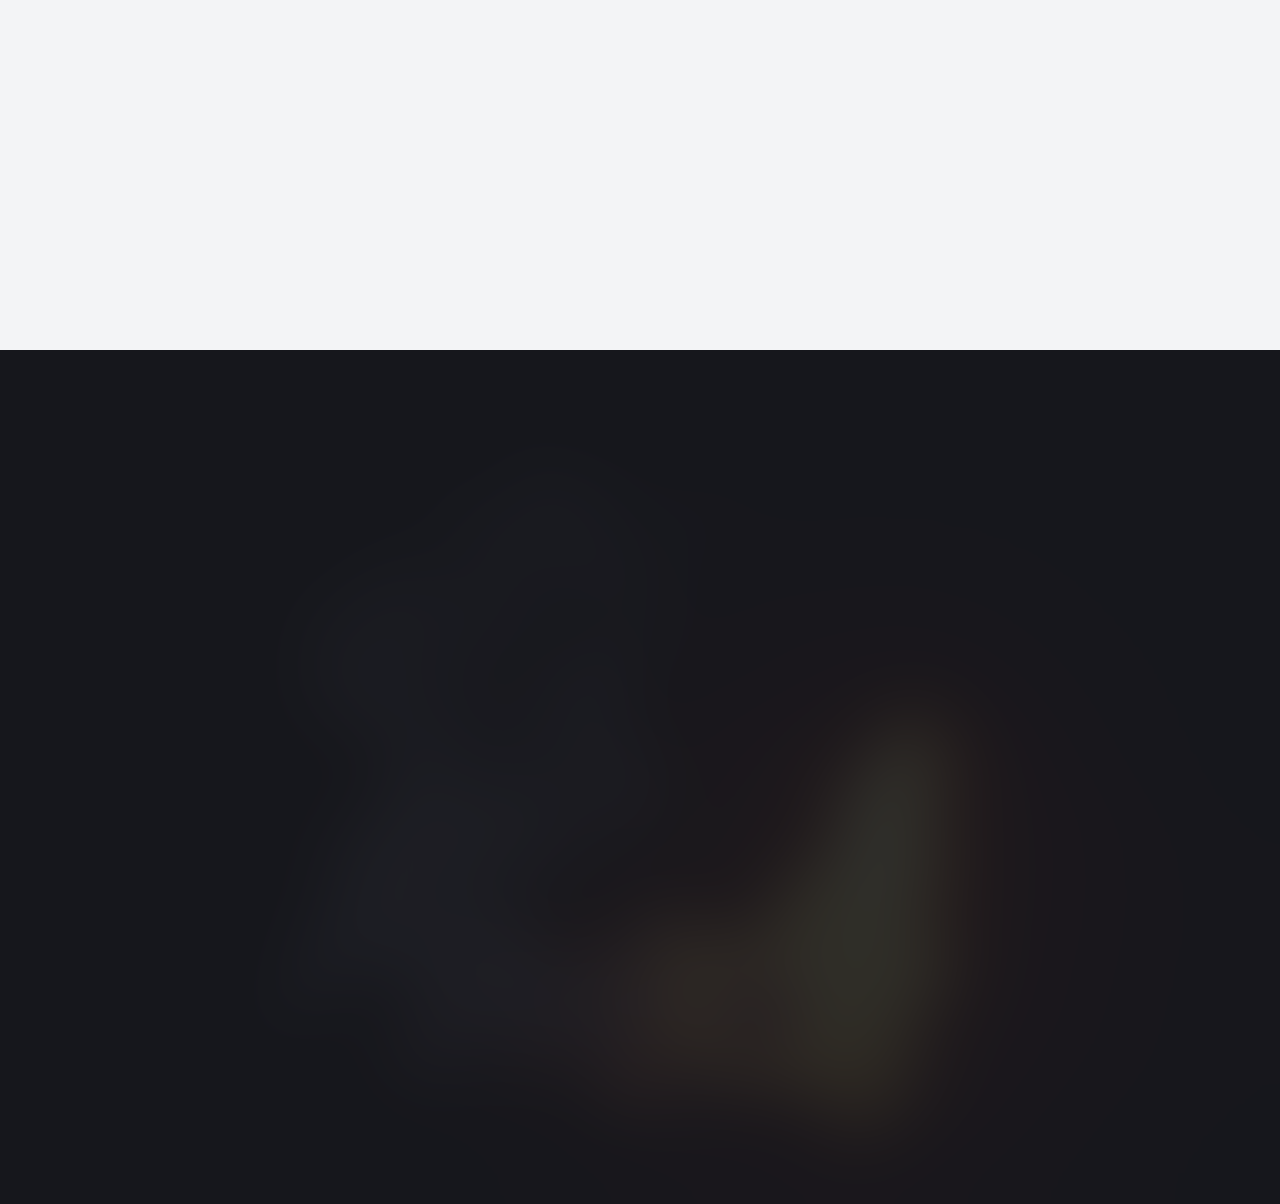
<file: calculator.html>
<!DOCTYPE html>
<html lang="zxx">

<head>

    <meta charset="UTF-8">
    <meta name="viewport" content="width=device-width, initial-scale=1.0">
    <meta http-equiv="X-UA-Compatible" content="ie=edge">
    <!-- chome mobile panel color -->
    <meta name="theme-color" content="#EDCE29">
    <!-- favicon -->
    <link rel="shortcut icon" href="img/ui/favicon.png" type="image/x-icon">

    <!-- bootstrap grid css -->
    <link rel="stylesheet" href="css/plugins/bootstrap-grid.css">
    <!-- swiper css -->
    <link rel="stylesheet" href="css/plugins/swiper.css">
    <!-- fancybox css -->
    <link rel="stylesheet" href="css/plugins/fancybox.css">
    <!-- font awesome css -->
    <link rel="stylesheet" href="css/plugins/fontawesome.css">
    <!-- main css -->
    <link rel="stylesheet" href="css/style.css">
    <!-- page title -->
    <title>Cleandy</title>

</head>

<body>

    <!-- page wrapper -->
    <div class="mil-page-wrapper">

        <!-- static content -->
        <div class="mil-preloader-frame">
            <div class="mil-preloader-content">
                <img src="img/ui/logo.png" alt="logo">
                <div class="mil-preloader">
                    <div class="mil-preload-line"></div>
                </div>
                <div class="mil-fs-18 mil-pre-text mil-m-1 mil-fw-600">loading: <span class="mil-percent">00</span> %</div>
            </div>
        </div>
        <div class="mil-top-panel">
            <div class="container">
                <div class="mil-tp-content">
                    <div class="mil-left">
                        <a href="#top" class="mil-logo mil-hover-bri-105" style="width: 16rem">
                            <img src="img/ui/logo.png" alt="logo">
                            <img src="img/ui/logo-light.png" alt="logo" class="mil-light">
                        </a>
                    </div>
                    <nav class="mil-main-menu">
                        <ul id="swupMenu" class="mil-menu-transition mil-aic mil-m-4">
                            <li class="mil-has-children">
                                <a href="">Home</a>
                                <ul>
                                    <li>
                                        <a href="home-1.html">Home type 1</a>
                                    </li>
                                    <li>
                                        <a href="home-2.html">Home type 2</a>
                                    </li>
                                    <li>
                                        <a href="home-3.html">Home type 3</a>
                                    </li>
                                    <li>
                                        <a href="home-4.html">Home type 4</a>
                                    </li>
                                    <li>
                                        <a href="home-5.html">Home type 5</a>
                                    </li>
                                </ul>
                            </li>
                            <li class="mil-has-children mil-current">
                                <a href="">Services</a>
                                <ul>
                                    <li>
                                        <a href="services.html">Services</a>
                                    </li>
                                    <li>
                                        <a href="service-1.html">Single service type 1</a>
                                    </li>
                                    <li>
                                        <a href="service-2.html">Single service type 2</a>
                                    </li>
                                    <li>
                                        <a href="subscription.html">Subscription</a>
                                    </li>
                                    <li>
                                        <a href="calculator.html">Price Calculator</a>
                                    </li>
                                </ul>
                            </li>
                            <li class="mil-has-children">
                                <a href="">Blog</a>
                                <ul>
                                    <li>
                                        <a href="blog.html">Blog list</a>
                                    </li>
                                    <li>
                                        <a href="publication.html">Publication</a>
                                    </li>
                                </ul>
                            </li>
                            <li>
                                <a href="contact.html">Contact</a>
                            </li>
                        </ul>
                    </nav>
                    <div class="mil-right mil-jce">
                        <div class="mil-tp-phone mil-aic mil-mr-60 mil-sm-mr-15">
                            <i class="far fa-mobile mil-icon mil-sm mil-bg-a-2 mil-m-4 mil-mr-15 mil-sm-hidden" style="padding-top: .2rem"></i>
                            <a href="tel:+380123456789" class="mil-fw-600" data-no-swup>+1 (049) 129-45X7</a>
                        </div>
                        <a href="contact.html" class="mil-btn mil-lg mil-bg-a-1 mil-br-xl mil-hover-bri-105 mil-icon-btn mil-hover-scale mil-md-hidden"><span>Clean now</span><i class="far fa-magic mil-bg-m-1 mil-a-1"></i></a>
                        <div class="mil-menu-btn">
                            <span></span>
                        </div>
                    </div>
                </div>
            </div>
        </div>
        <div class="mil-right-buttons-frame">
            <div class="mil-order-call-window">
                <div class="mil-ocw-content">
                    <div class="row mil-aic">
                        <div class="col-lg-7">
                            <form>
                                <h4 class="mil-fs-28 mil-mb-30">Leave your number, <br>and we'll call you back</h4>
                                <div class="mil-input-frame mil-mb-15">
                                    <input type="text" id="user-name-2" name="user-name" placeholder="Name" class="mil-br-md mil-bg-m-3" autocomplete="name">
                                    <i class="far fa-user mil-a-2"></i>
                                </div>
                                <div class="mil-input-frame mil-mb-30">
                                    <input type="tel" id="user-phone-2" name="user-tel" class="mil-phone-input mil-br-md mil-bg-m-3" placeholder="+38 (___) ___-__-__" autocomplete="tel">
                                    <i class="far fa-mobile mil-a-2"></i>
                                </div>
                                <button class="mil-btn mil-bg-a-1 mil-icon-btn mil-br-xl mil-hover-bri-105 mil-hover-scale" type="submit">Order a call<i class="far fa-arrow-right mil-bg-m-1 mil-a-1"></i></button>
                            </form>
                        </div>
                        <div class="col-lg-5">
                            <img src="img/ui/cc.jpg" alt="callcenter" class="mil-ocw-img mil-br-sm">
                        </div>
                    </div>
                </div>
            </div>
            <div class="mil-right-buttons">
                <a href="#top" class="mil-side-btn mil-back-to-top mil-hover-bri-120">
                    <i class="far fa-arrow-up mil-a-1"></i>
                </a>
                <button class="mil-side-btn mil-open-window mil-hover-bri-120"></button>
            </div>
        </div>
        <div class="mil-discount-popup">
            <div class="mil-popup-window">
                <div class="mil-envelope-top">
                    <i class="fal fa-times mil-close-popup"></i>
                    <svg viewBox="0 0 555 224" fill="none" xmlns="http://www.w3.org/2000/svg">
                        <g filter="url(#filter0_d_658_621)">
                            <path d="M15 180.242C15 169.665 20.5702 159.869 29.6603 154.461L262.16 16.1269C271.613 10.5024 283.387 10.5024 292.84 16.1269L525.34 154.461C534.43 159.869 540 169.665 540 180.242V205H15V180.242Z" fill="white" />
                        </g>
                        <path d="M90 153L277.931 43L465 153" stroke="#CC4E4E" stroke-opacity="0.04" stroke-width="34" stroke-linecap="round" />
                        <defs>
                            <filter id="filter0_d_658_621" x="0" y="0.908447" width="555" height="223.092" filterUnits="userSpaceOnUse" color-interpolation-filters="sRGB">
                                <feFlood flood-opacity="0" result="BackgroundImageFix" />
                                <feColorMatrix in="SourceAlpha" type="matrix" values="0 0 0 0 0 0 0 0 0 0 0 0 0 0 0 0 0 0 127 0" result="hardAlpha" />
                                <feOffset dy="4" />
                                <feGaussianBlur stdDeviation="7.5" />
                                <feComposite in2="hardAlpha" operator="out" />
                                <feColorMatrix type="matrix" values="0 0 0 0 0 0 0 0 0 0 0 0 0 0 0 0 0 0 0.15 0" />
                                <feBlend mode="normal" in2="BackgroundImageFix" result="effect1_dropShadow_658_621" />
                                <feBlend mode="normal" in="SourceGraphic" in2="effect1_dropShadow_658_621" result="shape" />
                            </filter>
                        </defs>
                    </svg>
                    <div class="mil-discount-card">
                        <div class="mil-text-part mil-aic mil-bg-a-1">
                            <div class="mil-aic">
                                <div class="mil-dscnt-star mil-invert">
                                    <img src="img/ui/star.svg" alt="star">
                                    <div class="mil-fs-40 mil-lh-100 mil-m-3 mil-fw-700"><span>50</span>%</div>
                                </div>
                                <div>
                                    <p class="mil-m-1 mil-mb-15 mil-opacity-7">Hurry up!</p>
                                    <h3 class="mil-fs-32 mil-mb-20">Discount for the first cleaning <span class="mil-m-4">*</span></h3>
                                    <p class="mil-m-1 mil-opacity-7">Limited time offer!</p>
                                </div>
                            </div>
                        </div>
                        <div class="mil-dscnt-part">
                            <img src="img/ui/discount.svg" alt="discount">
                            <div class="mil-up-text mil-m-4"><img src="img/ui/logo-light.png" alt="logo" style="width: 11rem; height: auto; margin-left: -.5rem"></div>
                        </div>
                    </div>
                </div>
                <div class="mil-envelope-body mil-tac mil-br-lg">
                    <h4 class="mil-fs-36 mil-mb-60">🔥 Wow! That's so lucky! 🥳</h4>
                    <form>
                        <div class="row">
                            <div class="col-6 mil-mb-15">
                                <div class="mil-input-frame">
                                    <input type="text" id="user-name-3" name="user-name" placeholder="Name" class="mil-br-md mil-bg-m-3" autocomplete="name">
                                    <i class="far fa-user mil-a-2"></i>
                                </div>
                            </div>
                            <div class="col-6 mil-mb-15">
                                <div class="mil-input-frame">
                                    <input type="email" id="user-email-3" name="user-email" placeholder="Email" class="mil-br-md mil-bg-m-3" autocomplete="email">
                                    <i class="far fa-at mil-a-2"></i>
                                </div>
                            </div>
                            <div class="col-md-12 mil-mb-15">
                                <div class="mil-input-frame">
                                    <input type="tel" id="user-phone-3" name="user-tel" class="mil-phone-input mil-br-md mil-bg-m-3" placeholder="+38 (___) ___-__-__" autocomplete="tel">
                                    <i class="far fa-mobile mil-a-2"></i>
                                </div>
                            </div>
                            <div class="col-lg-12 mil-aic mil-mt-15">
                                <p class="mil-fs-14 mil-m-2 mil-tal">By clicking the send button, you agree to the rules for processing personal data</p>
                                <button class="mil-btn mil-bg-a-1 mil-icon-btn mil-br-xl mil-hover-bri-105 mil-hover-scale mil-ml-60 mil-sm-ml-30" type="submit">Get it now<i class="far fa-arrow-right mil-bg-m-1 mil-a-1"></i></button>
                            </div>
                        </div>
                    </form>
                </div>
            </div>
        </div>
        <!-- static content end -->

        <!-- dynamic content -->
        <div id="swupMain" class="transition-fade">

            <!-- hero -->
            <div class="mil-hero-inner mil-relative" id="top">
                <img src="img/ui/bg.png" alt="background" class="mil-bg" style="top: 0">
                <div class="container mil-column mil-jcb mil-h-100">
                    <div class="row mil-jcb mil-h-100">
                        <div class="col-lg-7 mil-mb-60">
                            <div class="mil-main-title mil-jcc mil-ais mil-column">
                                <div class="mil-column mil-sm-mb-0 mil-w-100">
                                    <div class="mil-aic">
                                        <div class="mil-word-frame">
                                            <svg width="89" height="89" viewBox="0 0 89 89" fill="none" xmlns="http://www.w3.org/2000/svg" class="mil-text-star" style="top: -15%;right: -15%">
                                                <rect x="42.1406" y="13.0017" width="3.46874" height="62.7841" fill="#F6D62D" />
                                                <rect x="13.0078" y="45.2607" width="3.46874" height="62.7841" transform="rotate(-90 13.0078 45.2607)" fill="#F6D62D" />
                                                <rect x="21.5859" y="22.8096" width="3.46874" height="62.7841" transform="rotate(-45 21.5859 22.8096)" fill="#F6D62D" />
                                                <rect x="22.8125" y="67.2046" width="3.46874" height="62.7841" transform="rotate(-135 22.8125 67.2046)" fill="#F6D62D" />
                                            </svg>
                                            <h1 class="mil-fs-100 mil-sm-fs-72 mil-lh-110">Service Price</h1>
                                        </div>
                                    </div>
                                    <div class="mil-word-frame mil-mb-40">
                                        <h1 class="mil-fs-100 mil-sm-fs-72 mil-lh-110"><img src="img/ui/t9.jpg" alt="image" class="mil-text-image mil-long"> Calculator</h1>
                                    </div>
                                    <div class="mil-aic">
                                        <a href="services.html" class="mil-btn mil-icon-btn mil-bg-a-1 mil-br-xl mil-hover-bri-105 mil-hover-scale mil-mr-40">Learn more<i class="far fa-plus mil-bg-m-4 mil-m-1"></i></a>
                                        <a href="contact.html" class="mil-link mil-m-1 mil-reverse">Contact us<i class="far fa-envelope mil-bg-a-2 mil-m-4" style="padding: .2rem 0 0 .2rem"></i></a>
                                    </div>
                                </div>
                            </div>
                        </div>
                        <div class="mil-column col-lg-5 mil-jcb mil-aie mil-sm-ais mil-mb-60">
                            <ul class="mil-breadcrumbs mil-mb-60">
                                <li><a href="home-4.html">Home</a></li>
                                <li><a href="services.html">Services</a></li>
                                <li><a href="calculator.html">Price calculator</a></li>
                            </ul>
                            <div class="mil-circle-text-position">
                                <div class="mil-circle-text mil-rotate mil-accent-inside" data-value="360">
                                    <svg version="1.1" xmlns="http://www.w3.org/2000/svg" xmlns:xlink="http://www.w3.org/1999/xlink" x="0px" y="0px" viewBox="0 0 300 300" enable-background="new 0 0 300 300" xml:space="preserve">
                                        <defs>
                                            <path id="circlePath" d="M 150, 150 m -60, 0 a 60,60 0 0,1 120,0 a 60,60 0 0,1 -120,0 " />
                                        </defs>
                                        <circle cx="150" cy="100" r="75" fill="none" />
                                        <g>
                                            <use xlink:href="#circlePath" fill="none" />
                                            <text class="mil-link mil-dark" style="letter-spacing: .75rem">
                                                <textPath xlink:href="#circlePath">Scroll down - Scroll down - </textPath>
                                            </text>
                                        </g>
                                    </svg>
                                </div>
                                <a href="#scroll" class="far fa-arrow-down mil-bg-m-1 mil-a-1"></a>
                            </div>
                        </div>
                    </div>
                </div>
            </div>
            <!-- hero end -->

            <!-- calculator -->
            <div id="scroll">
                <div class="container mil-p-0-f">
                    <div class="mil-section-title mil-mb-f mil-up">
                        <h2 class="mil-fs-36">Write to us</h2>
                        <div class="mil-dots"></div>
                        <b class="mil-fs-24">01</b>
                    </div>
                    <div class="mil-calculator">
                        <form>
                            <div class="row mil-aic mil-jcb mil-mb-15">
                                <div class="col-12 col-md-3 mil-sm-mb-15">
                                    <div class="mil-input-frame mil-custom-select mil-up">
                                        <div class="mil-select-button mil-br-md mil-bg-m-4">
                                            <span class="mil-selected-value mil-fs-18 mil-fw-600 mil-m-1">Basic cleaning</span>
                                        </div>
                                        <ul class="mil-select-dropdown mil-cleaning-type mil-br-md">
                                            <li>
                                                <input type="radio" id="basic-cleaning" name="cleaning" value="90" data-apartment="90" data-house="120" data-office="140" data-industrial="180" checked>
                                                <label for="basic-cleaning">Basic cleaning</label>
                                            </li>
                                            <li>
                                                <input type="radio" id="general-cleaning" name="cleaning" value="120" data-apartment="120" data-house="150" data-office="180" data-industrial="200">
                                                <label for="general-cleaning">General cleaning</label>
                                            </li>
                                            <li>
                                                <input type="radio" id="post-construction" name="cleaning" value="150" data-apartment="150" data-house="180" data-office="210" data-industrial="240">
                                                <label for="post-construction">Post-construction</label>
                                            </li>
                                        </ul>
                                        <i class="far fa-chevron-down mil-a-2"></i>
                                    </div>
                                </div>
                                <div class="col-12 col-md-9">
                                    <div class="mil-calc-panel mil-br-md mil-jce mil-md-jcs mil-up">
                                        <div class="mil-br-md">
                                            <div class="row mil-aic">
                                                <div class="col-sm-6 mil-aic mil-mb-30">
                                                    <label class="mil-custom-radio mil-mr-30 mil-fs-18">
                                                        <input type="radio" id="property-apartment" name="property" value="apartment" checked>
                                                        <span class="mil-radio-checkmark"></span>
                                                        Apartment
                                                    </label>
                                                    <label class="mil-custom-radio mil-mr-30 mil-fs-18">
                                                        <input type="radio" id="property-house" name="property" value="house">
                                                        <span class="mil-radio-checkmark"></span>
                                                        House
                                                    </label>
                                                </div>
                                                <div class="col-sm-6 mil-aic mil-mb-30">
                                                    <label class="mil-custom-radio mil-mr-30 mil-fs-18">
                                                        <input type="radio" id="property-office" name="property" value="office">
                                                        <span class="mil-radio-checkmark"></span>
                                                        Office
                                                    </label>
                                                    <label class="mil-custom-radio mil-fs-18">
                                                        <input type="radio" id="property-industrial" name="property" value="industrial">
                                                        <span class="mil-radio-checkmark"></span>
                                                        Industrial
                                                    </label>
                                                </div>
                                            </div>
                                        </div>
                                    </div>
                                </div>
                            </div>
                            <div class="row mil-aic mil-h-100">
                                <div class="col-12 col-md-6">
                                    <div class="mil-calc-panel mil-br-md mil-mb-15 mil-up">
                                        <div class="mil-area-slider mil-aic mil-mb-30">
                                            <label for="area" class="mil-m-1 mil-fw-600 mil-mr-30 mil-fs-18">Area (m²):</label>
                                            <div class="mil-custom-range-slider">
                                                <input type="range" id="area" name="area" min="30" max="300" value="90">
                                                <div class="range-track">
                                                    <div class="range-fill"></div>
                                                </div>
                                                <div class="range-thumb"></div>
                                            </div>
                                            <span id="area-value" class="mil-value mil-m-1 mil-fw-600 mil-fs-18">90m²</span>
                                        </div>
                                    </div>
                                </div>
                                <div class="col-12 col-md-6">
                                    <div class="mil-calc-panel-2 mil-br-md mil-mb-15 mil-up">
                                        <div class="mil-rooms mil-w-100">
                                            <div class="row">
                                                <div class="col-12 col-md-6 mil-mb-15">
                                                    <div class="mil-aic mil-jcc mil-sm-jcb">
                                                        <span class="mil-m-1 mil-fw-600 mil-fs-18 mil-mr-15">Bedrooms:</span>
                                                        <div class="mil-bedrooms mil-aic">
                                                            <button type="button" class="mil-room-btn" onclick="updateRoomCount('bedrooms', -1)">−</button>
                                                            <span id="bedrooms-count" class="mil-room-count">1</span>
                                                            <button type="button" class="mil-room-btn" onclick="updateRoomCount('bedrooms', 1)">+</button>
                                                        </div>
                                                    </div>
                                                </div>
                                                <div class="col-12 col-md-6 mil-mb-15">
                                                    <div class="mil-aic mil-jcc mil-sm-jcb">
                                                        <span class="mil-m-1 mil-fw-600 mil-fs-18 mil-mr-15">Bathrooms:</span>
                                                        <div class="mil-bathrooms mil-aic">
                                                            <button type="button" class="mil-room-btn" onclick="updateRoomCount('bathrooms', -1)">−</button>
                                                            <span id="bathrooms-count" class="mil-room-count">1</span>
                                                            <button type="button" class="mil-room-btn" onclick="updateRoomCount('bathrooms', 1)">+</button>
                                                        </div>
                                                    </div>
                                                </div>
                                            </div>
                                        </div>
                                    </div>
                                </div>
                            </div>
                            <div class="mil-additional-services">
                                <div class="row">
                                    <div class="col-12 col-sm-6 col-md-4 col-lg-3 mil-mb-15 mil-up">
                                        <label for="cb1" class="mil-service mil-custom-checkbox mil-m-1 mil-fw-600 mil-already-included">
                                            <input type="checkbox" id="cb1" name="additional-service" value="15" class="mil-additional-service" checked>
                                            <span class="mil-service-name mil-fs-18">Floor washing</span>
                                            <span class="mil-checkbox-checkmark"></span>
                                        </label>
                                    </div>
                                    <div class="col-12 col-sm-6 col-md-4 col-lg-3 mil-mb-15 mil-up">
                                        <label for="cb2" class="mil-service mil-custom-checkbox mil-m-1 mil-fw-600 mil-already-included">
                                            <input type="checkbox" id="cb2" name="additional-service" value="30" class="mil-additional-service" checked>
                                            <span class="mil-service-name mil-fs-18">Vacuuming the floor</span>
                                            <span class="mil-checkbox-checkmark"></span>
                                        </label>
                                    </div>
                                    <div class="col-12 col-sm-6 col-md-4 col-lg-3 mil-mb-15 mil-up">
                                        <label for="cb3" class="mil-service mil-custom-checkbox mil-m-1 mil-fw-600">
                                            <input type="checkbox" id="cb3" name="additional-service" value="25" class="mil-additional-service">
                                            <span class="mil-service-name mil-fs-18">Dusting Surfaces</span>
                                            <span class="mil-checkbox-checkmark"></span>
                                        </label>
                                    </div>
                                    <div class="col-12 col-sm-6 col-md-4 col-lg-3 mil-mb-15 mil-up">
                                        <label for="cb4" class="mil-service mil-custom-checkbox mil-m-1 mil-fw-600">
                                            <input type="checkbox" id="cb4" name="additional-service" value="20" class="mil-additional-service">
                                            <span class="mil-service-name mil-fs-18">Limescale removal from plumbing</span>
                                            <span class="mil-checkbox-checkmark"></span>
                                        </label>
                                    </div>
                                    <div class="col-12 col-sm-6 col-md-4 col-lg-3 mil-mb-15 mil-up">
                                        <label for="cb5" class="mil-service mil-custom-checkbox mil-m-1 mil-fw-600">
                                            <input type="checkbox" id="cb5" name="additional-service" value="15" class="mil-additional-service">
                                            <span class="mil-service-name mil-fs-18">Cleaning the refrigerator</span>
                                            <span class="mil-checkbox-checkmark"></span>
                                        </label>
                                    </div>
                                    <div class="col-12 col-sm-6 col-md-4 col-lg-3 mil-mb-15 mil-up">
                                        <label for="cb6" class="mil-service mil-custom-checkbox mil-m-1 mil-fw-600 mil-unavailable">
                                            <input type="checkbox" id="cb6" name="additional-service" value="60" class="mil-additional-service">
                                            <span class="mil-service-name mil-fs-18">Window cleaning</span>
                                            <span class="mil-checkbox-checkmark"></span>
                                        </label>
                                    </div>
                                    <div class="col-12 col-sm-6 col-md-4 col-lg-3 mil-mb-15 mil-up">
                                        <label for="cb7" class="mil-service mil-custom-checkbox mil-m-1 mil-fw-600">
                                            <input type="checkbox" id="cb7" name="additional-service" value="30" class="mil-additional-service">
                                            <span class="mil-service-name mil-fs-18">Dishwashing</span>
                                            <span class="mil-checkbox-checkmark"></span>
                                        </label>
                                    </div>
                                    <div class="col-12 col-sm-6 col-md-4 col-lg-3 mil-mb-15 mil-up">
                                        <label for="cb8" class="mil-service mil-custom-checkbox mil-m-1 mil-fw-600">
                                            <input type="checkbox" id="cb8" name="additional-service" value="25" class="mil-additional-service">
                                            <span class="mil-service-name mil-fs-18">Cleaning the hood</span>
                                            <span class="mil-checkbox-checkmark"></span>
                                        </label>
                                    </div>
                                    <div class="col-12 col-sm-6 col-md-4 col-lg-3 mil-mb-15 mil-up">
                                        <label for="cb9" class="mil-service mil-custom-checkbox mil-m-1 mil-fw-600">
                                            <input type="checkbox" id="cb9" name="additional-service" value="20" class="mil-additional-service">
                                            <span class="mil-service-name mil-fs-18">Oven cleaning</span>
                                            <span class="mil-checkbox-checkmark"></span>
                                        </label>
                                    </div>
                                    <div class="col-12 col-sm-6 col-md-4 col-lg-3 mil-mb-15 mil-up">
                                        <label for="cb10" class="mil-service mil-custom-checkbox mil-m-1 mil-fw-600">
                                            <input type="checkbox" id="cb10" name="additional-service" value="15" class="mil-additional-service">
                                            <span class="mil-service-name mil-fs-18">Cleaning kitchen cabinets</span>
                                            <span class="mil-checkbox-checkmark"></span>
                                        </label>
                                    </div>
                                    <div class="col-12 col-sm-6 col-md-4 col-lg-3 mil-mb-15 mil-up">
                                        <label for="cb11" class="mil-service mil-custom-checkbox mil-m-1 mil-fw-600">
                                            <input type="checkbox" id="cb11" name="additional-service" value="30" class="mil-additional-service">
                                            <span class="mil-service-name mil-fs-18">Microwave oven</span>
                                            <span class="mil-checkbox-checkmark"></span>
                                        </label>
                                    </div>
                                    <div class="col-12 col-sm-6 col-md-4 col-lg-3 mil-mb-15 mil-up">
                                        <label for="cb12" class="mil-service mil-custom-checkbox mil-m-1 mil-fw-600">
                                            <input type="checkbox" id="cb12" name="additional-service" value="25" class="mil-additional-service">
                                            <span class="mil-service-name mil-fs-18">Wall tiles</span>
                                            <span class="mil-checkbox-checkmark"></span>
                                        </label>
                                    </div>
                                    <div class="col-12 col-sm-6 col-md-4 col-lg-3 mil-mb-15 mil-up">
                                        <label for="cb13" class="mil-service mil-custom-checkbox mil-m-1 mil-fw-600">
                                            <input type="checkbox" id="cb13" name="additional-service" value="20" class="mil-additional-service">
                                            <span class="mil-service-name mil-fs-18">Cleaning light fixtures</span>
                                            <span class="mil-checkbox-checkmark"></span>
                                        </label>
                                    </div>
                                    <div class="col-12 col-sm-6 col-md-4 col-lg-3 mil-mb-15 mil-up">
                                        <label for="cb14" class="mil-service mil-custom-checkbox mil-m-1 mil-fw-600">
                                            <input type="checkbox" id="cb14" name="additional-service" value="20" class="mil-additional-service">
                                            <span class="mil-service-name mil-fs-18">Folding clothes</span>
                                            <span class="mil-checkbox-checkmark"></span>
                                        </label>
                                    </div>
                                    <div class="col-12 col-sm-6 col-md-4 col-lg-3 mil-mb-15 mil-up">
                                        <label for="cb15" class="mil-service mil-custom-checkbox mil-m-1 mil-fw-600">
                                            <input type="checkbox" id="cb15" name="additional-service" value="10" class="mil-additional-service">
                                            <span class="mil-service-name mil-fs-18">Limescale removal from shower</span>
                                            <span class="mil-checkbox-checkmark"></span>
                                        </label>
                                    </div>
                                    <div class="col-12 col-sm-6 col-md-4 col-lg-3 mil-mb-15 mil-up">
                                        <label for="cb16" class="mil-service mil-custom-checkbox mil-m-1 mil-fw-600">
                                            <input type="checkbox" id="cb16" name="additional-service" value="20" class="mil-additional-service">
                                            <span class="mil-service-name mil-fs-18">Polishing wooden surfaces</span>
                                            <span class="mil-checkbox-checkmark"></span>
                                        </label>
                                    </div>
                                </div>
                            </div>
                            <div class="mil-total-price mil-bg-m-4 mil-br-md mil-up">
                                <div class="row mil-jcb mil-aic">
                                    <div class="col-12 col-md-5 mil-mb-30">
                                        <div class="mil-jcs mil-ais">
                                            <i class="fal fa-info-circle mil-bg-a-1 mil-br-f mil-m-1 mil-mr-15" style="padding: .5rem"></i>
                                            <p>The price is indicative only. For a more detailed discussion of all the services you need, use the <a href="contact.html" class="mil-text-link mil-a-2">contact form</a> or request a <a href="contact.html" class="mil-text-link mil-a-2">call back</a></p>
                                        </div>
                                    </div>
                                    <div class="col-12 col-md-6 mil-jce mil-sm-jcs mil-mb-30">
                                        <div class="mil-tp-frame">
                                            <span class="mil-price-number mil-m-1 mil-fs-18 mil-fw-600">Total price: &nbsp;&nbsp;$ <span id="total-price" class="mil-fs-36">90</span></span>
                                            <button type="submit" class="mil-btn mil-br-xl mil-bg-a-2 mil-m-4 mil-hover-bri-110 mil-icon-btn">Order Services<i class="far fa-broom mil-bg-m-4 mil-a-2"></i></button>
                                        </div>
                                    </div>
                                </div>
                            </div>
                        </form>
                    </div>
                </div>
            </div>
            <!-- calculator end -->

            <!-- call to action -->
            <div class="container">
                <div class="mil-dots mil-up"></div>
            </div>
            <div class="mil-p-ff mil-relative">
                <img src="img/ui/bg.png" alt="background" class="mil-bg" style="top: -10rem">
                <div class="container">
                    <div class="row">
                        <div class="col-lg-7 mil-mb-15">
                            <div class="mil-cta mil-br-lg mil-bg-a-1 mil-aicb mil-up">
                                <div class="row mil-jcb">
                                    <div class="col-lg-6 mil-mb-30">
                                        <h5 class="mil-fs-32 mil-m-1">Highly skilled professionals are always at your service.</h5>
                                    </div>
                                    <div class="col-lg-6 mil-jce mil-md-jcs mil-mb-30">
                                        <a href="services.html" class="mil-btn mil-icon-btn mil-bg-m-1 mil-m-4 mil-br-xl mil-hover-bri-105 mil-hover-scale">Our Services<i class="far fa-arrow-right mil-bg-a-1 mil-m-1"></i></a>
                                    </div>
                                </div>
                            </div>
                        </div>
                        <div class="col-lg-5 mil-mb-15">
                            <div class="mil-cta mil-br-lg mil-bg-m-4 mil-jcc mil-column mil-up">
                                <h5 class="mil-fs-22 mil-md-fs-32 mil-m-1 mil-mb-15 mil-md-mb-30">We accept your requests 24 hours a day, 7 days a week</h5>
                                <a href="contact.html" class="mil-link mil-m-1 mil-mb-15">Get in touch<i class="far fa-arrow-right mil-bg-m-3 mil-m-1"></i></a>
                            </div>
                        </div>
                    </div>
                    <div class="row">
                        <div class="col-lg-6 mil-md-mb-15 mil-up">
                            <div class="mil-text-side">
                                <div class="mil-box-bg">
                                    <img src="img/ui/t5.jpg" alt="bg">
                                </div>
                                <div class="mil-text-frame">
                                    <div class="mil-aic mil-mb-20">
                                        <svg width="50" height="50" viewBox="0 0 89 89" fill="none" xmlns="http://www.w3.org/2000/svg" class="mil-mr-15">
                                            <rect x="42.1406" y="13.0017" width="3.46874" height="62.7841" fill="#F6D62D" />
                                            <rect x="13.0078" y="45.2607" width="3.46874" height="62.7841" transform="rotate(-90 13.0078 45.2607)" fill="#F6D62D" />
                                            <rect x="21.5859" y="22.8096" width="3.46874" height="62.7841" transform="rotate(-45 21.5859 22.8096)" fill="#F6D62D" />
                                            <rect x="22.8125" y="67.2046" width="3.46874" height="62.7841" transform="rotate(-135 22.8125 67.2046)" fill="#F6D62D" />
                                        </svg>
                                        <p>We clean objects of any <br>complexity and size in 6-9 hours</p>
                                    </div>
                                    <h2 class="mil-sm-fs-44 mil-fs-72 mil-m-3 mil-lh-110 mil-mb-30">Cleaning subscription:</h2>
                                    <p class="mil-fs-24 mil-mb-40">Your home gleams brilliantly <br> while you relax.</p>
                                    <div class="mil-buttons-frame">
                                        <a href="subscription.html" class="mil-btn mil-icon-btn mil-bg-a-1 mil-br-xl mil-hover-bri-105 mil-hover-scale mil-mr-30">Subscribe now<i class="far fa-plus mil-bg-m-1 mil-a-1"></i></a>
                                        <a href="subscription.html" class="mil-link mil-m-4">Learn more<i class="far fa-arrow-right mil-bg-a-1 mil-m-1" style="padding: .2rem 0 0 .2rem"></i></a>
                                    </div>
                                </div>
                            </div>
                        </div>
                        <div class="col-lg-6 mil-up">
                            <div class="mil-image-part">
                                <div class="mil-cover-frame">
                                    <img src="img/ui/cont-4.jpg" alt="bg" class="mil-scale-img" data-value-1="1.15" data-value-2="1">
                                </div>
                            </div>
                        </div>
                    </div>
                    <div class="mil-hero-cards-frame">
                        <div class="row">
                            <div class="col-lg-7 col-xxl-4 mil-mb-15 mil-up">
                                <div class="mil-hero-users-card mil-bg-a-2 mil-br-md">
                                    <div class="mil-aic mil-mb-30">
                                        <ul class="mil-users-inline">
                                            <li><img src="img/users/1.jpg" alt="User"></li>
                                            <li><img src="img/users/2.jpg" alt="User"></li>
                                            <li><img src="img/users/3.jpg" alt="User"></li>
                                            <li><img src="img/users/4.jpg" alt="User"></li>
                                        </ul>
                                        <span class="mil-fs-32 mil-fw-700 mil-m-4 mil-ml-30">117+</span>
                                    </div>
                                    <p class="mil-fs-18 mil-m-4 mil-mr-15 mil-sm-mr-0" style="opacity: .7">More than 117+ customers have already appreciated all our advantages. Try it for yourself!</p>
                                </div>
                            </div>
                            <div class="col-lg-5 col-xxl-3 mil-mb-15 mil-up">
                                <div class="mil-hero-reviews-card mil-bg-m-4 mil-br-md">
                                    <h3 class="mil-fs-32 mil-mb-30 mil-m-1">Do you have any questions?</h3>
                                    <a href="#faq" class="mil-link mil-m-1">Yes, I do <i class="far fa-arrow-right mil-bg-a-1 mil-m-1" style="padding: .2rem 0 0 .2rem"></i></a>
                                </div>
                            </div>
                            <div class="col-lg-12 col-xxl-5 mil-mb-15 mil-up">
                                <div class="mil-discount-card mil-hover-move mil-call-popup">
                                    <div class="mil-text-part mil-aic mil-bg-a-1">
                                        <div class="mil-aic">
                                            <div class="mil-dscnt-star mil-invert">
                                                <img src="img/ui/star.svg" alt="star">
                                                <div class="mil-fs-40 mil-lh-100 mil-m-3 mil-fw-700"><span class="mil-counter" data-number="50">50</span>%</div>
                                            </div>
                                            <div>
                                                <p class="mil-m-1 mil-mb-15 mil-opacity-7">Hurry up!</p>
                                                <h3 class="mil-fs-32 mil-mb-20">Discount for the first cleaning <span class="mil-m-4">*</span></h3>
                                                <p class="mil-m-1 mil-opacity-7">Limited time offer!</p>
                                            </div>
                                        </div>
                                    </div>
                                    <div class="mil-dscnt-part">
                                        <img src="img/ui/discount.svg" alt="discount">
                                        <div class="mil-up-text mil-m-4">Get it now</div>
                                    </div>
                                </div>
                            </div>
                        </div>
                    </div>
                </div>
            </div>
            <!-- call to action end -->

            <!-- faq -->
            <div class="mil-p-0-30" id="faq">
                <div class="container">
                    <div class="mil-section-title mil-mb-f mil-up">
                        <h2 class="mil-fs-36">FAQ</h2>
                        <div class="mil-dots"></div>
                        <b class="mil-fs-24">07</b>
                    </div>
                    <div class="row mil-mb-60">
                        <div class="col-lg-6">
                            <div class="mil-mb-15 mil-up">
                                <button class="mil-accordion mil-fw-600 mil-fs-20">What cleaning services do you offer?<span class="mil-icon mil-sm mil-bg-m-3">+</span></button>
                                <div class="mil-panel">
                                    <p class="mil-lh-160 mil-fs-18">We offer a wide range of services, including residential cleaning, office cleaning, deep cleaning, move-in/move-out cleaning, and specialized cleaning such as carpet and upholstery cleaning.</p>
                                </div>
                            </div>
                            <div class="mil-mb-15 mil-up">
                                <button class="mil-accordion mil-fw-600 mil-fs-20">Do you use eco-friendly cleaning products?<span class="mil-icon mil-sm mil-bg-m-3">+</span></button>
                                <div class="mil-panel">
                                    <p class="mil-lh-160 mil-fs-18">Yes, we prioritize the health and safety of our clients and the environment. We offer eco-friendly cleaning solutions that are safe for children, pets, and people with allergies.</p>
                                </div>
                            </div>
                            <div class="mil-mb-15 mil-up">
                                <button class="mil-accordion mil-fw-600 mil-fs-20">How do I schedule a cleaning service?<span class="mil-icon mil-sm mil-bg-m-3">+</span></button>
                                <div class="mil-panel">
                                    <p class="mil-lh-160 mil-fs-18">You can easily schedule a cleaning service through our website or by giving us a call. Just choose your preferred date and time, and we'll handle the rest!</p>
                                </div>
                            </div>
                            <div class="mil-mb-15 mil-up">
                                <button class="mil-accordion mil-fw-600 mil-fs-20">Do I need to be home during the cleaning?<span class="mil-icon mil-sm mil-bg-m-3">+</span></button>
                                <div class="mil-panel">
                                    <p class="mil-lh-160 mil-fs-18">It’s entirely up to you! Some of our clients prefer to be home, while others provide us with access instructions. Rest assured, our cleaners are trustworthy and professional.</p>
                                </div>
                            </div>
                            <div class="mil-mb-15 mil-up">
                                <button class="mil-accordion mil-fw-600 mil-fs-20">What should I do before the cleaners arrive?<span class="mil-icon mil-sm mil-bg-m-3">+</span></button>
                                <div class="mil-panel">
                                    <p class="mil-lh-160 mil-fs-18">We recommend tidying up personal items and valuables before the cleaners arrive. This helps us focus on the cleaning tasks more efficiently.</p>
                                </div>
                            </div>
                        </div>
                        <div class="col-lg-6">
                            <div class="mil-mb-15 mil-up">
                                <button class="mil-accordion mil-fw-600 mil-fs-20">Are your cleaners insured and background-checked?<span class="mil-icon mil-sm mil-bg-m-3">+</span></button>
                                <div class="mil-panel">
                                    <p class="mil-lh-160 mil-fs-18">Yes, all of our cleaners are fully insured and undergo thorough background checks to ensure your peace of mind.</p>
                                </div>
                            </div>
                            <div class="mil-mb-15 mil-up">
                                <button class="mil-accordion mil-fw-600 mil-fs-20">What happens if I’m not satisfied with the cleaning?<span class="mil-icon mil-sm mil-bg-m-3">+</span></button>
                                <div class="mil-panel">
                                    <p class="mil-lh-160 mil-fs-18">Customer satisfaction is our top priority. If you're not completely happy with the service, please contact us within 24 hours, and we'll arrange a re-cleaning free of charge.</p>
                                </div>
                            </div>
                            <div class="mil-mb-15 mil-up">
                                <button class="mil-accordion mil-fw-600 mil-fs-20">Can I customize the cleaning service to fit my needs?<span class="mil-icon mil-sm mil-bg-m-3">+</span></button>
                                <div class="mil-panel">
                                    <p class="mil-lh-160 mil-fs-18">Absolutely! We offer flexible cleaning plans that can be tailored to meet your specific needs. Whether it’s a particular area that needs extra attention or special instructions, we’ve got you covered.</p>
                                </div>
                            </div>
                            <div class="mil-mb-15 mil-up">
                                <button class="mil-accordion mil-fw-600 mil-fs-20">Do you offer discounts for regular cleaning services?<span class="mil-icon mil-sm mil-bg-m-3">+</span></button>
                                <div class="mil-panel">
                                    <p class="mil-lh-160 mil-fs-18">Yes, we offer special pricing for recurring cleaning services. Whether you need weekly, bi-weekly, or monthly cleaning, we have <a href="" class="mil-text-link mil-a-1">Packages</a> that provide great value.</p>
                                </div>
                            </div>
                        </div>
                    </div>
                    <div class="row">
                        <div class="col-lg-6 mil-mb-30 mil-up">
                            <p class="mil-lh-160 mil-fs-18">Didn't find the answer to your question? Visit our Contact page and let us help! We're here to provide the information you need. Reach out to us anytime – we'd love to assist you!</p>
                        </div>
                        <div class="col-lg-6 mil-jce mil-sm-jcs mil-mb-30 mil-up">
                            <a href="contact.html" class="mil-btn mil-bg-m-2-light mil-br-xl mil-hover-bg-a-1 mil-hover-scale mil-icon-btn">Contact us<i class="far fa-envelope mil-bg-m-4 mil-m-1"></i></a>
                        </div>
                    </div>
                </div>
            </div>
            <!-- faq end -->

            <!-- footer -->
            <footer>
                <div class="mil-footer-bg">
                    <video class="mil-footer-bg mil-scale-img" data-value-1="1" data-value-2="1.3" autoplay="autoplay" loop="loop" muted playsinline oncontextmenu="return false;" preload="auto">
                        <source src="img/ui/footer.mp4">
                    </video>
                </div>
                <div class="mil-footer-content">
                    <div class="container">
                        <div class="row mil-p-f-60">
                            <div class="col-lg-7 col-md-6 col-sm-12 mil-mb-60">
                                <div class="row">
                                    <div class="col-8 col-md-6">
                                        <a href="#top" class="mil-logo mil-hover-bri-105 mil-mb-30 mil-up" style="width: 16rem">
                                            <img src="img/ui/logo-light.png" alt="logo" class="mil-light">
                                        </a>
                                        <p class="mil-mb-30 mil-fs-18 mil-up">Subscribe our newsletter</p>
                                        <form class="mil-subscribe mil-up">
                                            <input type="email" class="mil-bg-m-1 mil-br-xl" placeholder="Your email" id="subscribe" name="subscribe">
                                            <button type="submit" class="mil-bg-a-1"><i class="far fa-arrow-right"></i></button>
                                        </form>
                                    </div>
                                </div>
                            </div>
                            <div class="col-lg-5 col-md-6 col-sm-12 mil-mb-60">
                                <div class="row">
                                    <div class="col-6">
                                        <ul>
                                            <li class="mil-fs-24 mil-fw-600 mil-m-3 mil-hover-a-1 mil-mb-20 mil-up"><a href="home-2.html">Home</a></li>
                                            <li class="mil-fs-24 mil-fw-600 mil-m-3 mil-hover-a-1 mil-mb-20 mil-up"><a href="services.html">Services</a></li>
                                            <li class="mil-fs-24 mil-fw-600 mil-m-3 mil-hover-a-1 mil-mb-20 mil-up"><a href="calculator.html">Calculate price</a></li>
                                            <li class="mil-fs-24 mil-fw-600 mil-m-3 mil-hover-a-1 mil-mb-20 mil-up"><a href="blog.html">Blog</a></li>
                                            <li class="mil-fs-24 mil-fw-600 mil-m-3 mil-hover-a-1 mil-mb-20 mil-up"><a href="contact.html">Contact</a></li>
                                        </ul>
                                    </div>
                                    <div class="col-6">
                                        <ul>
                                            <li class="mil-up-text mil-hover-m-4 mil-mb-20 mil-up"><a href="service-1.html">Apartment</a></li>
                                            <li class="mil-up-text mil-hover-m-4 mil-mb-20 mil-up"><a href="service-2.html">Home</a></li>
                                            <li class="mil-up-text mil-hover-m-4 mil-mb-20 mil-up"><a href="service-1.html">Office</a></li>
                                            <li class="mil-up-text mil-hover-m-4 mil-mb-20 mil-up"><a href="service-2.html">Windows</a></li>
                                            <li class="mil-up-text mil-hover-m-4 mil-mb-20 mil-up"><a href="service-1.html">Pool</a></li>
                                        </ul>
                                    </div>
                                </div>
                            </div>
                        </div>
                        <div class="mil-dots mil-up"></div>
                        <div class="row mil-p-f-60 mil-sm-column-r">
                            <div class="col-lg-7 col-md-6 col-sm-12 mil-column mil-jcb mil-mb-60">
                                <ul class="mil-aic mil-mb-30 mil-up">
                                    <li class="mil-mr-20 mil-fs-20 mil-m-3">
                                        <a href="#." target="_blank" data-no-swup class="mil-hover-a-1">
                                            <i class="far fa-circle"></i>
                                        </a>
                                    </li>
                                    <li class="mil-mr-20 mil-fs-20 mil-m-3">
                                        <a href="#." target="_blank" data-no-swup class="mil-hover-a-1">
                                            <i class="far fa-circle"></i>
                                        </a>
                                    </li>
                                    <li class="mil-mr-20 mil-fs-20 mil-m-3">
                                        <a href="#." target="_blank" data-no-swup class="mil-hover-a-1">
                                            <i class="far fa-circle"></i>
                                        </a>
                                    </li>
                                    <li class="mil-fs-20 mil-m-3">
                                        <a href="#." target="_blank" data-no-swup class="mil-hover-a-1">
                                            <i class="far fa-circle"></i>
                                        </a>
                                    </li>
                                </ul>
                                <ul class="mil-aic mil-up">
                                    <li class="mil-hover-m-4 mil-mr-20">
                                        <a href="contact.html">Privacy Policy</a>
                                    </li>
                                    <li class="mil-hover-m-4 mil-mr-20">
                                        <a href="contact.html">Terms and conditions</a>
                                    </li>
                                    <li class="mil-hover-m-4 mil-mr-20">
                                        <a href="contact.html">Cookie Policy</a>
                                    </li>
                                </ul>
                            </div>
                            <div class="col-lg-5 col-md-6 col-sm-12 mil-mb-60">
                                <div class="row mil-jcb">
                                    <div class="col-6 mil-up">
                                        <h5 class="mil-fs-22 mil-fw-600 mil-m-3 mil-mb-20">Springfield</h5>
                                        <p class="mil-mb-20">71 South Los Carneros Road, <br>Goleta, California 93117</p>
                                        <p class="mil-up-text mil-a-1">+1-877-926-5184</p>
                                    </div>
                                    <div class="col-6 mil-up">
                                        <h5 class="mil-fs-22 mil-fw-600 mil-m-3 mil-mb-20">Greenville</h5>
                                        <p class="mil-mb-20">71 South Los Carneros Road, <br>Goleta, California 93117</p>
                                        <p class="mil-up-text mil-a-1">+31 174 705 811</p>
                                    </div>
                                </div>
                            </div>
                        </div>
                        <div class="mil-dots mil-up"></div>
                        <div class="mil-footer-bottom mil-aic mil-jcb mil-up">
                            <p>© Copyright 2023 - Mil. All Rights Reserved.</p>
                            <p>Author: <a href="https://themeforest.net/user/millerdigitaldesign/portfolio" target="_blank" data-no-swup class="mil-text-link mil-a-1">Nazar Miller</a></p>
                        </div>
                    </div>
                </div>
            </footer>
            <!-- footer end -->

        </div>
        <!-- dynamic content end -->

    </div>
    <!-- page wrapper end -->

    <!-- swup js -->
    <script src=" js/plugins/swup.min.js"></script>
    <!-- swup body class plugin -->
    <script src="js/plugins/SwupBodyClassPlugin.min.js"></script>
    <!-- gsap js -->
    <script src="js/plugins/gsap.js"></script>
    <!-- scroll trigger js -->
    <script src="js/plugins/scroll-trigger.js"></script>
    <!-- lenis js -->
    <script src="js/plugins/lenis.js"></script>
    <!-- cleave js -->
    <script src="js/plugins/cleave.js"></script>
    <!-- swiper js -->
    <script src="js/plugins/swiper.min.js"></script>
    <!-- fancybox js -->
    <script src="js/plugins/fancybox.js"></script>
    <!-- calculator js -->
    <script src="js/plugins/calculator.js"></script>
    <!-- main js -->
    <script src="js/main.js"></script>

</body>
</file>
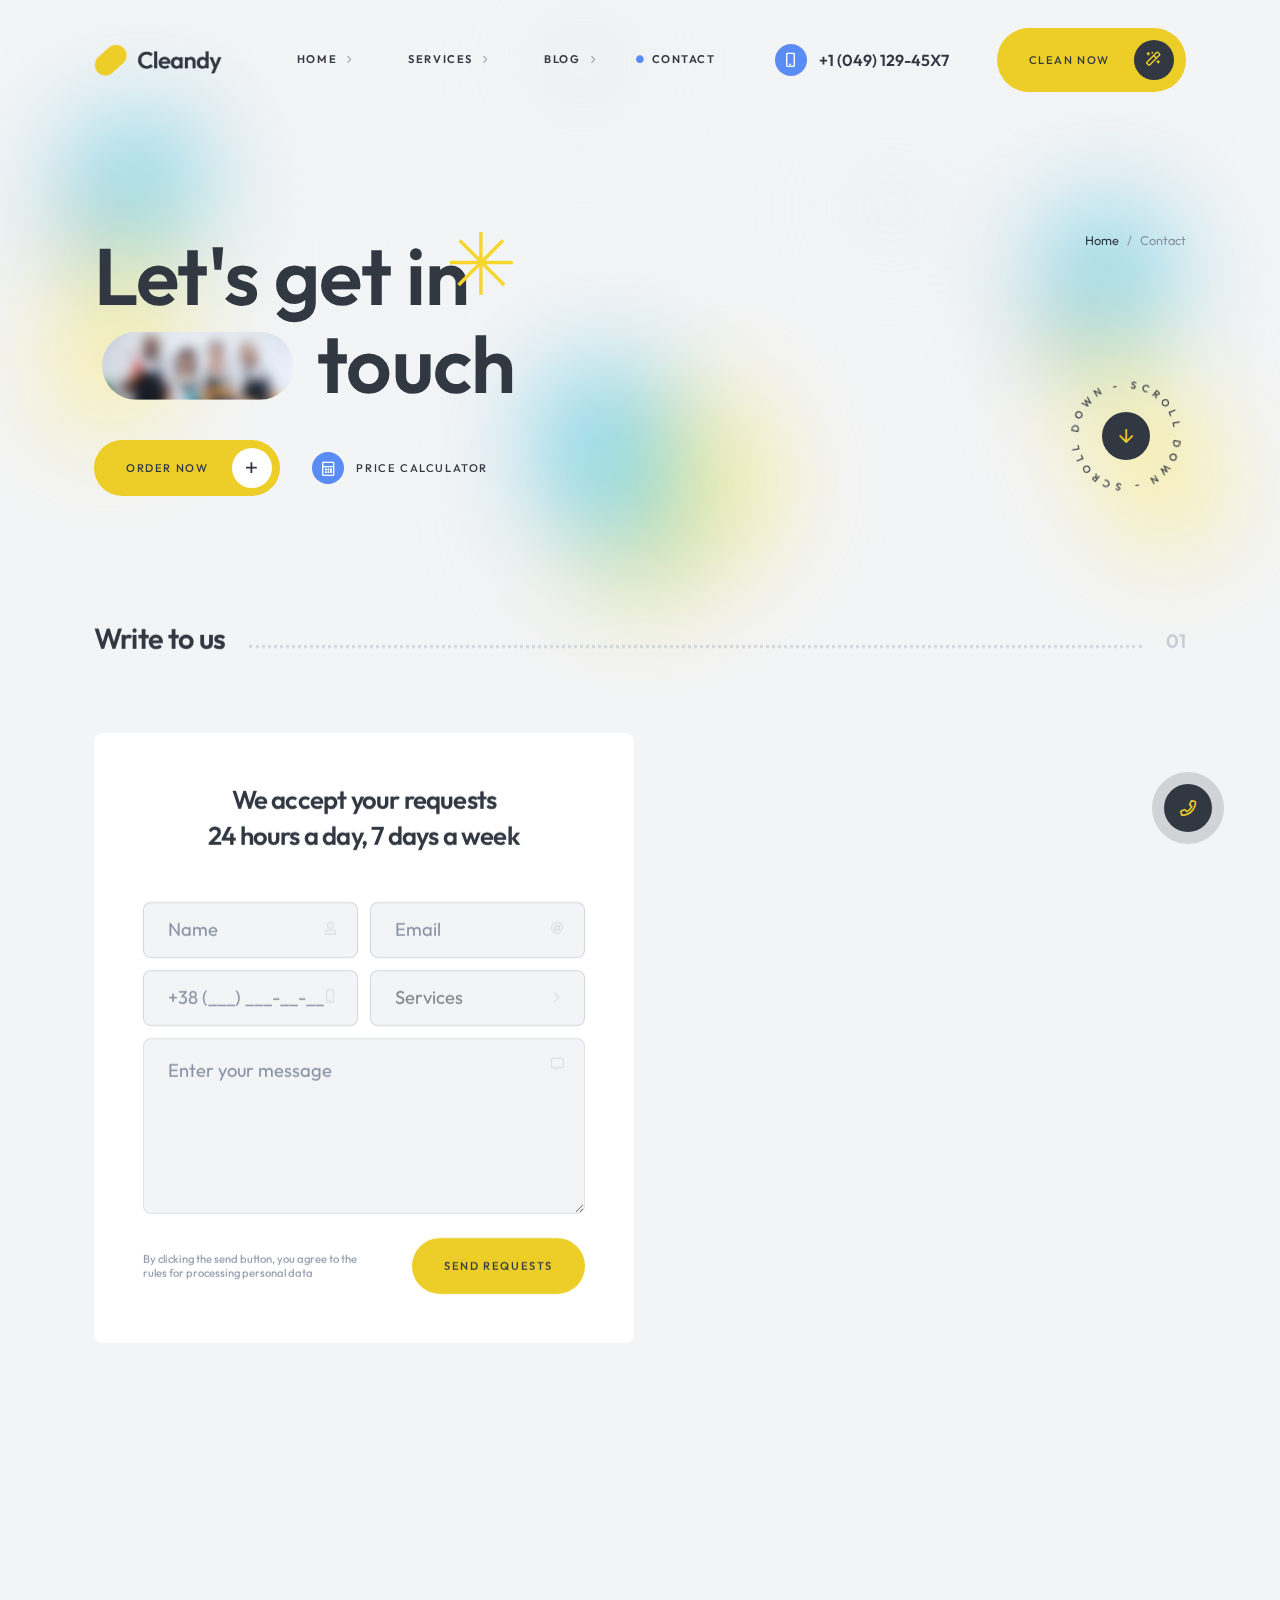
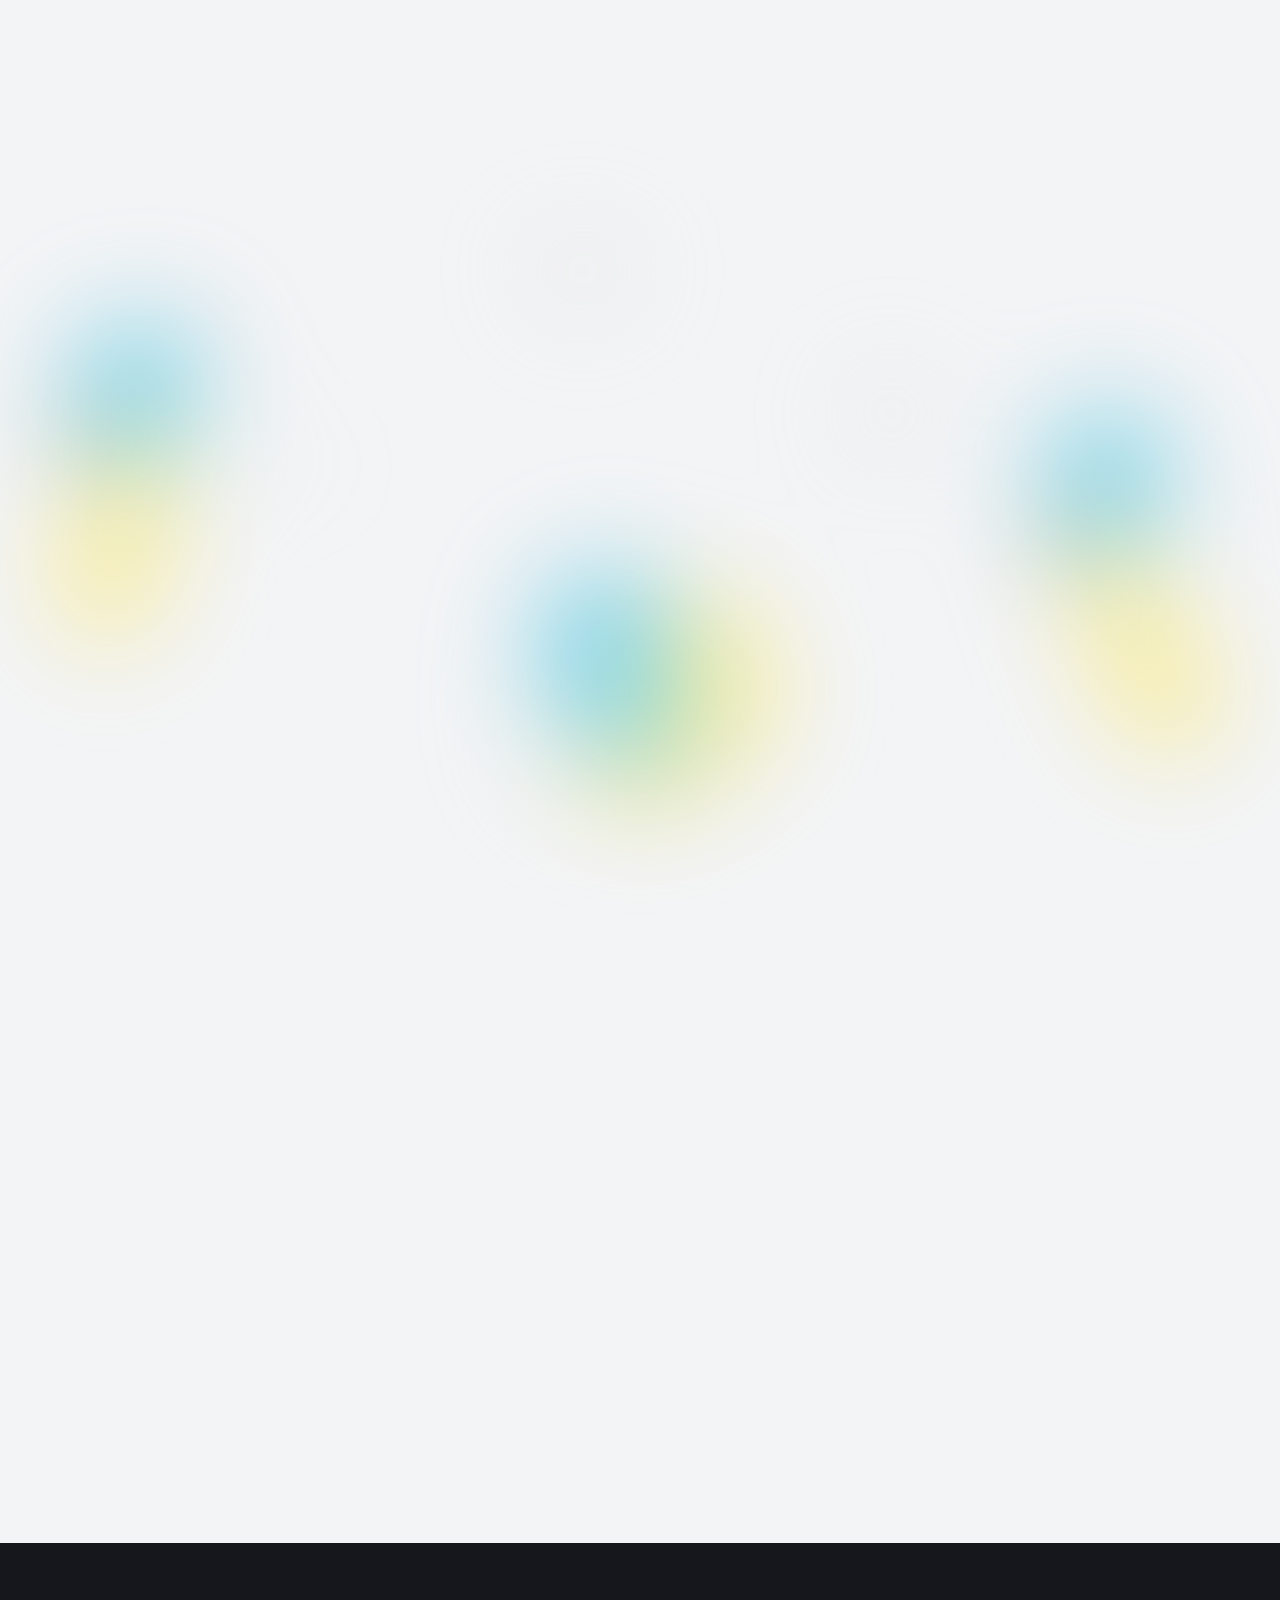
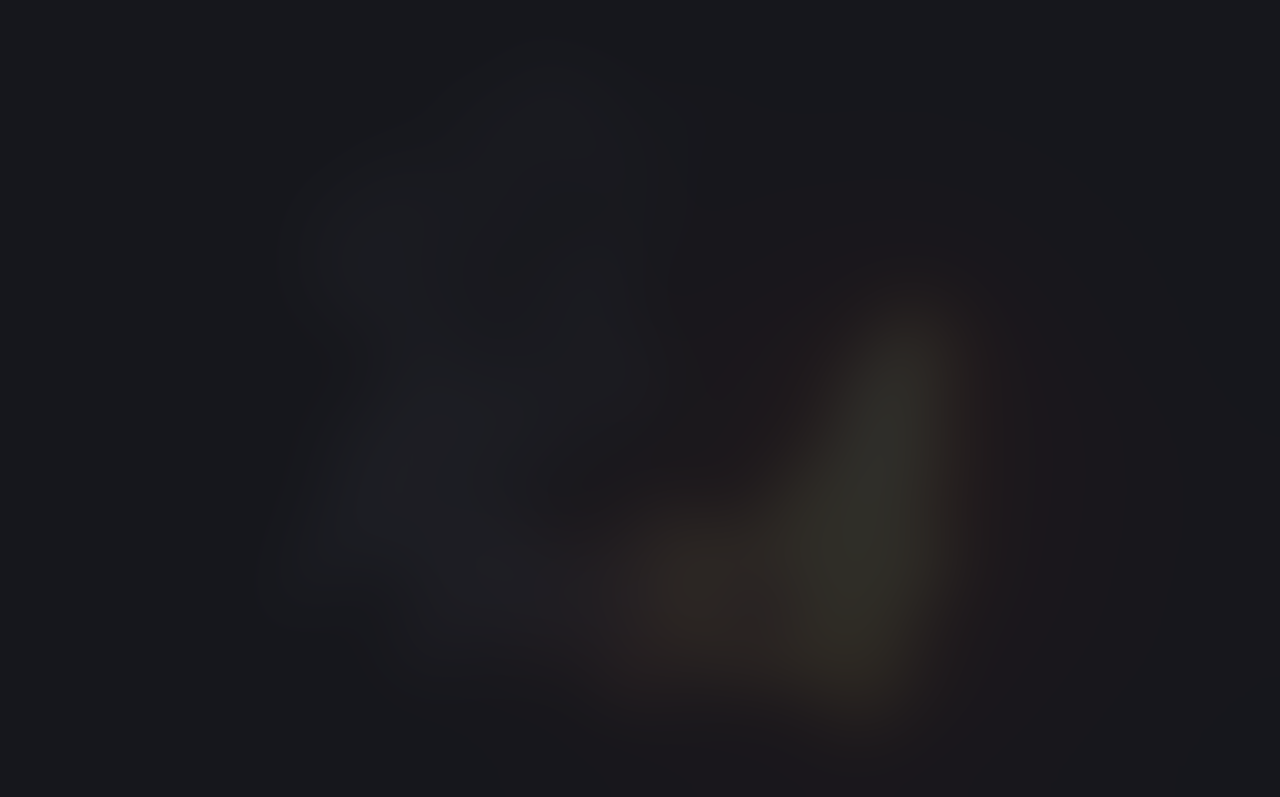
<file: contact.html>
<!DOCTYPE html>
<html lang="zxx">

<head>

    <meta charset="UTF-8">
    <meta name="viewport" content="width=device-width, initial-scale=1.0">
    <meta http-equiv="X-UA-Compatible" content="ie=edge">
    <!-- chome mobile panel color -->
    <meta name="theme-color" content="#EDCE29">
    <!-- favicon -->
    <link rel="shortcut icon" href="img/ui/favicon.png" type="image/x-icon">

    <!-- bootstrap grid css -->
    <link rel="stylesheet" href="css/plugins/bootstrap-grid.css">
    <!-- swiper css -->
    <link rel="stylesheet" href="css/plugins/swiper.css">
    <!-- fancybox css -->
    <link rel="stylesheet" href="css/plugins/fancybox.css">
    <!-- font awesome css -->
    <link rel="stylesheet" href="css/plugins/fontawesome.css">
    <!-- main css -->
    <link rel="stylesheet" href="css/style.css">
    <!-- page title -->
    <title>Cleandy</title>

</head>

<body>

    <!-- page wrapper -->
    <div class="mil-page-wrapper">

        <!-- static content -->
        <div class="mil-preloader-frame">
            <div class="mil-preloader-content">
                <img src="img/ui/logo.png" alt="logo">
                <div class="mil-preloader">
                    <div class="mil-preload-line"></div>
                </div>
                <div class="mil-fs-18 mil-pre-text mil-m-1 mil-fw-600">loading: <span class="mil-percent">00</span> %</div>
            </div>
        </div>
        <div class="mil-top-panel">
            <div class="container">
                <div class="mil-tp-content">
                    <div class="mil-left">
                        <a href="#top" class="mil-logo mil-hover-bri-105" style="width: 16rem">
                            <img src="img/ui/logo.png" alt="logo">
                            <img src="img/ui/logo-light.png" alt="logo" class="mil-light">
                        </a>
                    </div>
                    <nav class="mil-main-menu">
                        <ul id="swupMenu" class="mil-menu-transition mil-aic mil-m-4">
                            <li class="mil-has-children">
                                <a href="">Home</a>
                                <ul>
                                    <li>
                                        <a href="home-1.html">Home type 1</a>
                                    </li>
                                    <li>
                                        <a href="home-2.html">Home type 2</a>
                                    </li>
                                    <li>
                                        <a href="home-3.html">Home type 3</a>
                                    </li>
                                    <li>
                                        <a href="home-4.html">Home type 4</a>
                                    </li>
                                    <li>
                                        <a href="home-5.html">Home type 5</a>
                                    </li>
                                </ul>
                            </li>
                            <li class="mil-has-children">
                                <a href="">Services</a>
                                <ul>
                                    <li>
                                        <a href="services.html">Services</a>
                                    </li>
                                    <li>
                                        <a href="service-1.html">Single service type 1</a>
                                    </li>
                                    <li>
                                        <a href="service-2.html">Single service type 2</a>
                                    </li>
                                    <li>
                                        <a href="subscription.html">Subscription</a>
                                    </li>
                                    <li>
                                        <a href="calculator.html">Price Calculator</a>
                                    </li>
                                </ul>
                            </li>
                            <li class="mil-has-children">
                                <a href="">Blog</a>
                                <ul>
                                    <li>
                                        <a href="blog.html">Blog list</a>
                                    </li>
                                    <li>
                                        <a href="publication.html">Publication</a>
                                    </li>
                                </ul>
                            </li>
                            <li class="mil-current">
                                <a href="contact.html">Contact</a>
                            </li>
                        </ul>
                    </nav>
                    <div class="mil-right mil-jce">
                        <div class="mil-tp-phone mil-aic mil-mr-60 mil-sm-mr-15">
                            <i class="far fa-mobile mil-icon mil-sm mil-bg-a-2 mil-m-4 mil-mr-15 mil-sm-hidden" style="padding-top: .2rem"></i>
                            <a href="tel:+380123456789" class="mil-fw-600" data-no-swup>+1 (049) 129-45X7</a>
                        </div>
                        <a href="contact.html" class="mil-btn mil-lg mil-bg-a-1 mil-br-xl mil-hover-bri-105 mil-icon-btn mil-hover-scale mil-md-hidden"><span>Clean now</span><i class="far fa-magic mil-bg-m-1 mil-a-1"></i></a>
                        <div class="mil-menu-btn">
                            <span></span>
                        </div>
                    </div>
                </div>
            </div>
        </div>
        <div class="mil-right-buttons-frame">
            <div class="mil-order-call-window">
                <div class="mil-ocw-content">
                    <div class="row mil-aic">
                        <div class="col-lg-7">
                            <form>
                                <h4 class="mil-fs-28 mil-mb-30">Leave your number, <br>and we'll call you back</h4>
                                <div class="mil-input-frame mil-mb-15">
                                    <input type="text" id="user-name-2" name="user-name" placeholder="Name" class="mil-br-md mil-bg-m-3" autocomplete="name">
                                    <i class="far fa-user mil-a-2"></i>
                                </div>
                                <div class="mil-input-frame mil-mb-30">
                                    <input type="tel" id="user-phone-2" name="user-tel" class="mil-phone-input mil-br-md mil-bg-m-3" placeholder="+38 (___) ___-__-__" autocomplete="tel">
                                    <i class="far fa-mobile mil-a-2"></i>
                                </div>
                                <button class="mil-btn mil-bg-a-1 mil-icon-btn mil-br-xl mil-hover-bri-105 mil-hover-scale" type="submit">Order a call<i class="far fa-arrow-right mil-bg-m-1 mil-a-1"></i></button>
                            </form>
                        </div>
                        <div class="col-lg-5">
                            <img src="img/ui/cc.jpg" alt="callcenter" class="mil-ocw-img mil-br-sm">
                        </div>
                    </div>
                </div>
            </div>
            <div class="mil-right-buttons">
                <a href="#top" class="mil-side-btn mil-back-to-top mil-hover-bri-120">
                    <i class="far fa-arrow-up mil-a-1"></i>
                </a>
                <button class="mil-side-btn mil-open-window mil-hover-bri-120"></button>
            </div>
        </div>
        <div class="mil-discount-popup">
            <div class="mil-popup-window">
                <div class="mil-envelope-top">
                    <i class="fal fa-times mil-close-popup"></i>
                    <svg viewBox="0 0 555 224" fill="none" xmlns="http://www.w3.org/2000/svg">
                        <g filter="url(#filter0_d_658_621)">
                            <path d="M15 180.242C15 169.665 20.5702 159.869 29.6603 154.461L262.16 16.1269C271.613 10.5024 283.387 10.5024 292.84 16.1269L525.34 154.461C534.43 159.869 540 169.665 540 180.242V205H15V180.242Z" fill="white" />
                        </g>
                        <path d="M90 153L277.931 43L465 153" stroke="#CC4E4E" stroke-opacity="0.04" stroke-width="34" stroke-linecap="round" />
                        <defs>
                            <filter id="filter0_d_658_621" x="0" y="0.908447" width="555" height="223.092" filterUnits="userSpaceOnUse" color-interpolation-filters="sRGB">
                                <feFlood flood-opacity="0" result="BackgroundImageFix" />
                                <feColorMatrix in="SourceAlpha" type="matrix" values="0 0 0 0 0 0 0 0 0 0 0 0 0 0 0 0 0 0 127 0" result="hardAlpha" />
                                <feOffset dy="4" />
                                <feGaussianBlur stdDeviation="7.5" />
                                <feComposite in2="hardAlpha" operator="out" />
                                <feColorMatrix type="matrix" values="0 0 0 0 0 0 0 0 0 0 0 0 0 0 0 0 0 0 0.15 0" />
                                <feBlend mode="normal" in2="BackgroundImageFix" result="effect1_dropShadow_658_621" />
                                <feBlend mode="normal" in="SourceGraphic" in2="effect1_dropShadow_658_621" result="shape" />
                            </filter>
                        </defs>
                    </svg>
                    <div class="mil-discount-card">
                        <div class="mil-text-part mil-aic mil-bg-a-1">
                            <div class="mil-aic">
                                <div class="mil-dscnt-star mil-invert">
                                    <img src="img/ui/star.svg" alt="star">
                                    <div class="mil-fs-40 mil-lh-100 mil-m-3 mil-fw-700"><span>50</span>%</div>
                                </div>
                                <div>
                                    <p class="mil-m-1 mil-mb-15 mil-opacity-7">Hurry up!</p>
                                    <h3 class="mil-fs-32 mil-mb-20">Discount for the first cleaning <span class="mil-m-4">*</span></h3>
                                    <p class="mil-m-1 mil-opacity-7">Limited time offer!</p>
                                </div>
                            </div>
                        </div>
                        <div class="mil-dscnt-part">
                            <img src="img/ui/discount.svg" alt="discount">
                            <div class="mil-up-text mil-m-4"><img src="img/ui/logo-light.png" alt="logo" style="width: 11rem; height: auto; margin-left: -.5rem"></div>
                        </div>
                    </div>
                </div>
                <div class="mil-envelope-body mil-tac mil-br-lg">
                    <h4 class="mil-fs-36 mil-mb-60">🔥 Wow! That's so lucky! 🥳</h4>
                    <form>
                        <div class="row">
                            <div class="col-6 mil-mb-15">
                                <div class="mil-input-frame">
                                    <input type="text" id="user-name-3" name="user-name" placeholder="Name" class="mil-br-md mil-bg-m-3" autocomplete="name">
                                    <i class="far fa-user mil-a-2"></i>
                                </div>
                            </div>
                            <div class="col-6 mil-mb-15">
                                <div class="mil-input-frame">
                                    <input type="email" id="user-email-3" name="user-email" placeholder="Email" class="mil-br-md mil-bg-m-3" autocomplete="email">
                                    <i class="far fa-at mil-a-2"></i>
                                </div>
                            </div>
                            <div class="col-md-12 mil-mb-15">
                                <div class="mil-input-frame">
                                    <input type="tel" id="user-phone-3" name="user-tel" class="mil-phone-input mil-br-md mil-bg-m-3" placeholder="+38 (___) ___-__-__" autocomplete="tel">
                                    <i class="far fa-mobile mil-a-2"></i>
                                </div>
                            </div>
                            <div class="col-lg-12 mil-aic mil-mt-15">
                                <p class="mil-fs-14 mil-m-2 mil-tal">By clicking the send button, you agree to the rules for processing personal data</p>
                                <button class="mil-btn mil-bg-a-1 mil-icon-btn mil-br-xl mil-hover-bri-105 mil-hover-scale mil-ml-60 mil-sm-ml-30" type="submit">Get it now<i class="far fa-arrow-right mil-bg-m-1 mil-a-1"></i></button>
                            </div>
                        </div>
                    </form>
                </div>
            </div>
        </div>
        <!-- static content end -->

        <!-- dynamic content -->
        <div id="swupMain" class="transition-fade">

            <!-- hero -->
            <div class="mil-hero-inner mil-relative" id="top">
                <img src="img/ui/bg.png" alt="background" class="mil-bg" style="top: 0">
                <div class="container mil-column mil-jcb mil-h-100">
                    <div class="row mil-jcb mil-h-100">
                        <div class="col-lg-7 mil-mb-60">
                            <div class="mil-main-title mil-jcc mil-ais mil-column">
                                <div class="mil-column mil-sm-mb-0 mil-w-100">
                                    <div class="mil-aic">
                                        <div class="mil-word-frame">
                                            <svg width="89" height="89" viewBox="0 0 89 89" fill="none" xmlns="http://www.w3.org/2000/svg" class="mil-text-star" style="top: -15%;right: -15%">
                                                <rect x="42.1406" y="13.0017" width="3.46874" height="62.7841" fill="#F6D62D" />
                                                <rect x="13.0078" y="45.2607" width="3.46874" height="62.7841" transform="rotate(-90 13.0078 45.2607)" fill="#F6D62D" />
                                                <rect x="21.5859" y="22.8096" width="3.46874" height="62.7841" transform="rotate(-45 21.5859 22.8096)" fill="#F6D62D" />
                                                <rect x="22.8125" y="67.2046" width="3.46874" height="62.7841" transform="rotate(-135 22.8125 67.2046)" fill="#F6D62D" />
                                            </svg>
                                            <h1 class="mil-fs-100 mil-sm-fs-72 mil-lh-110">Let's get in</h1>
                                        </div>
                                    </div>
                                    <div class="mil-word-frame mil-mb-40">
                                        <h1 class="mil-fs-100 mil-sm-fs-72 mil-lh-110"><img src="img/ui/t10.jpg" alt="image" class="mil-text-image mil-long"> touch</h1>
                                    </div>
                                    <div class="mil-aic">
                                        <a href="contact.html" class="mil-btn mil-icon-btn mil-bg-a-1 mil-br-xl mil-hover-bri-105 mil-hover-scale mil-mr-40">Order now<i class="far fa-plus mil-bg-m-4 mil-m-1"></i></a>
                                        <a href="calculator.html" class="mil-link mil-m-1 mil-reverse">Price Calculator<i class="far fa-calculator mil-bg-a-2 mil-m-4" style="padding: .2rem 0 0 .2rem"></i></a>
                                    </div>
                                </div>
                            </div>
                        </div>
                        <div class="mil-column col-lg-5 mil-jcb mil-aie mil-sm-ais mil-mb-60">
                            <ul class="mil-breadcrumbs mil-mb-60">
                                <li><a href="home-4.html">Home</a></li>
                                <li><a href="contact.html">Contact</a></li>
                            </ul>
                            <div class="mil-circle-text-position">
                                <div class="mil-circle-text mil-rotate mil-accent-inside" data-value="360">
                                    <svg version="1.1" xmlns="http://www.w3.org/2000/svg" xmlns:xlink="http://www.w3.org/1999/xlink" x="0px" y="0px" viewBox="0 0 300 300" enable-background="new 0 0 300 300" xml:space="preserve">
                                        <defs>
                                            <path id="circlePath" d="M 150, 150 m -60, 0 a 60,60 0 0,1 120,0 a 60,60 0 0,1 -120,0 " />
                                        </defs>
                                        <circle cx="150" cy="100" r="75" fill="none" />
                                        <g>
                                            <use xlink:href="#circlePath" fill="none" />
                                            <text class="mil-link mil-dark" style="letter-spacing: .75rem">
                                                <textPath xlink:href="#circlePath">Scroll down - Scroll down - </textPath>
                                            </text>
                                        </g>
                                    </svg>
                                </div>
                                <a href="#scroll" class="far fa-arrow-down mil-bg-m-1 mil-a-1"></a>
                            </div>
                        </div>
                    </div>
                </div>
            </div>
            <!-- hero end -->

            <!-- contact form and map -->
            <div class="mil-p-0-15" id="scroll">
                <div class="container">
                    <div class="mil-section-title mil-mb-f mil-up">
                        <h2 class="mil-fs-36">Write to us</h2>
                        <div class="mil-dots"></div>
                        <b class="mil-fs-24">01</b>
                    </div>
                    <div class="row">
                        <div class="col-lg-6 mil-mb-15 mil-up">
                            <div class="mil-hero-form-frame mil-bg-m-4 mil-br-md">
                                <div class="mil-aic mil-column">
                                    <h3 class="mil-fs-32 mil-tac mil-lh-140 mil-mb-60">We accept your requests <br>24 hours a day, 7 days a week</h3>
                                </div>
                                <form>
                                    <div class="row">
                                        <div class="col-6 mil-mb-15">
                                            <div class="mil-input-frame">
                                                <input type="text" id="user-name" name="user-name" placeholder="Name" class="mil-br-md mil-bg-m-3" autocomplete="name">
                                                <i class="far fa-user mil-a-2"></i>
                                            </div>
                                        </div>
                                        <div class="col-6 mil-mb-15">
                                            <div class="mil-input-frame">
                                                <input type="email" id="user-email" name="user-email" placeholder="Email" class="mil-br-md mil-bg-m-3" autocomplete="email">
                                                <i class="far fa-at mil-a-2"></i>
                                            </div>
                                        </div>
                                        <div class="col-md-6 mil-mb-15">
                                            <div class="mil-input-frame">
                                                <input type="tel" id="user-phone" name="user-tel" class="mil-phone-input mil-br-md mil-bg-m-3" placeholder="+38 (___) ___-__-__" autocomplete="tel">
                                                <i class="far fa-mobile mil-a-2"></i>
                                            </div>
                                        </div>
                                        <div class="col-md-6 mil-mb-15">
                                            <div class="mil-input-frame mil-custom-select">
                                                <div class="mil-select-button mil-br-md mil-bg-m-3 mil-m-1">
                                                    <span class="mil-selected-value">Services</span>
                                                </div>
                                                <ul class="mil-select-dropdown mil-br-md">
                                                    <li>
                                                        <input type="radio" id="option1" name="select" value="Apartment cleaning">
                                                        <label for="option1">Apartment cleaning</label>
                                                    </li>
                                                    <li>
                                                        <input type="radio" id="option2" name="select" value="Home cleaning">
                                                        <label for="option2">Home cleaning</label>
                                                    </li>
                                                    <li>
                                                        <input type="radio" id="option3" name="select" value="Office cleaning">
                                                        <label for="option3">Office cleaning</label>
                                                    </li>
                                                    <li>
                                                        <input type="radio" id="option5" name="select" value="Window cleaning">
                                                        <label for="option5">Window cleaning</label>
                                                    </li>
                                                    <li>
                                                        <input type="radio" id="option6" name="select" value="Dry cleaning">
                                                        <label for="option6">Dry cleaning</label>
                                                    </li>
                                                </ul>
                                                <i class="far fa-chevron-down mil-a-2"></i>
                                            </div>
                                        </div>
                                        <div class="col-lg-12 mil-mb-30">
                                            <div class="mil-input-frame mil-type-2">
                                                <textarea id="message" name="message" placeholder="Enter your message" class="mil-br-md mil-bg-m-3" autocomplete="off"></textarea>
                                                <i class="far fa-comment-alt mil-a-2"></i>
                                            </div>
                                        </div>
                                        <div class="col-lg-12 mil-aic">
                                            <p class="mil-fs-14 mil-m-2">By clicking the send button, you agree to the rules for processing personal data</p>
                                            <button class="mil-btn mil-bg-a-1 mil-br-xl mil-hover-bri-105 mil-hover-scale mil-ml-60 mil-sm-ml-30" type="submit">Send requests</button>
                                        </div>
                                    </div>
                                </form>
                            </div>
                        </div>
                        <div class="col-lg-6 mil-mb-15 mil-up">
                            <div class="mil-map-frame">
                                <iframe src="https://www.google.com/maps/embed?pb=!1m14!1m8!1m3!1d9791.07623995444!2d-73.55008160794402!3d45.52344279378965!3m2!1i1024!2i768!4f13.1!3m3!1m2!1s0x4cc91ba5debafb97%3A0xccd54ebd07303f2c!2sPrison-des-Patriotes!5e0!3m2!1sen!2sua!4v1731163624623!5m2!1sen!2sua" width="600" height="450" style="border:0;" allowfullscreen="" loading="lazy" referrerpolicy="no-referrer-when-downgrade"></iframe>
                            </div>
                        </div>
                    </div>
                </div>
            </div>
            <!-- contact form and map end -->

            <!-- contact info -->
            <div class="mil-p-0-f">
                <div class="container">
                    <div class="mil-section-title mil-mb-f mil-up">
                        <h2 class="mil-fs-36">Contact info</h2>
                        <div class="mil-dots"></div>
                        <b class="mil-fs-24">02</b>
                    </div>
                    <div class="mil-features mil-bg-m-4 mil-br-md mil-up">
                        <div class="row">
                            <div class="col-lg-4 mil-tac mil-mb-60">
                                <img src="img/ui/icons/13.png" alt="icon" class="mil-card-icon mil-mb-30">
                                <h3 class="mil-fs-30 mil-mb-20 mil-lh-110">Write</h3>
                                <p class="mil-fs-18 mil-mb-5">cleandy.mailbox@mail.com</p>
                                <p class="mil-fs-18">cleandy.ofice@mail.com</p>
                            </div>
                            <div class="col-lg-4 mil-tac mil-mb-60">
                                <img src="img/ui/icons/14.png" alt="icon" class="mil-card-icon mil-mb-30">
                                <h3 class="mil-fs-30 mil-mb-20 mil-lh-110">Call</h3>
                                <p class="mil-fs-18 mil-mb-5">+1 (049) 129-45X7</p>
                                <p class="mil-fs-18">+1 (049) 128-45X7</p>
                            </div>
                            <div class="col-lg-4 mil-tac mil-mb-60">
                                <img src="img/ui/icons/15.png" alt="icon" class="mil-card-icon mil-mb-30">
                                <h3 class="mil-fs-30 mil-mb-20 mil-lh-110">Come</h3>
                                <p class="mil-fs-18 mil-lh-160">71 South Los Carneros Road, <br>Goleta, California 93117</p>
                            </div>
                        </div>
                    </div>
                </div>
            </div>
            <!-- contact info end -->

            <!-- call to action -->
            <div class="container">
                <div class="mil-dots mil-up"></div>
            </div>
            <div class="mil-p-ff mil-relative">
                <img src="img/ui/bg.png" alt="background" class="mil-bg" style="top: -10rem">
                <div class="container">
                    <div class="row">
                        <div class="col-lg-7 mil-mb-15">
                            <div class="mil-cta mil-br-lg mil-bg-a-1 mil-aicb mil-up">
                                <div class="row mil-jcb">
                                    <div class="col-lg-6 mil-mb-30">
                                        <h5 class="mil-fs-32 mil-m-1">Highly skilled professionals are always at your service.</h5>
                                    </div>
                                    <div class="col-lg-6 mil-jce mil-md-jcs mil-mb-30">
                                        <a href="calculator.html" class="mil-btn mil-icon-btn mil-bg-m-1 mil-m-4 mil-br-xl mil-hover-bri-105 mil-hover-scale">Price calculator<i class="far fa-arrow-right mil-bg-a-1 mil-m-1"></i></a>
                                    </div>
                                </div>
                            </div>
                        </div>
                        <div class="col-lg-5 mil-mb-15">
                            <div class="mil-cta mil-br-lg mil-bg-m-4 mil-jcc mil-column mil-up">
                                <h5 class="mil-fs-22 mil-md-fs-32 mil-m-1 mil-mb-15 mil-md-mb-30">We accept your requests 24 hours a day, 7 days a week</h5>
                                <a href="services.html" class="mil-link mil-m-1 mil-mb-15">Our Services<i class="far fa-arrow-right mil-bg-m-3 mil-m-1"></i></a>
                            </div>
                        </div>
                    </div>
                    <div class="row">
                        <div class="col-lg-6 mil-md-mb-15 mil-up">
                            <div class="mil-text-side">
                                <div class="mil-box-bg">
                                    <img src="img/ui/t5.jpg" alt="bg">
                                </div>
                                <div class="mil-text-frame">
                                    <div class="mil-aic mil-mb-20">
                                        <svg width="50" height="50" viewBox="0 0 89 89" fill="none" xmlns="http://www.w3.org/2000/svg" class="mil-mr-15">
                                            <rect x="42.1406" y="13.0017" width="3.46874" height="62.7841" fill="#F6D62D" />
                                            <rect x="13.0078" y="45.2607" width="3.46874" height="62.7841" transform="rotate(-90 13.0078 45.2607)" fill="#F6D62D" />
                                            <rect x="21.5859" y="22.8096" width="3.46874" height="62.7841" transform="rotate(-45 21.5859 22.8096)" fill="#F6D62D" />
                                            <rect x="22.8125" y="67.2046" width="3.46874" height="62.7841" transform="rotate(-135 22.8125 67.2046)" fill="#F6D62D" />
                                        </svg>
                                        <p>We clean objects of any <br>complexity and size in 6-9 hours</p>
                                    </div>
                                    <h2 class="mil-sm-fs-44 mil-fs-72 mil-m-3 mil-lh-110 mil-mb-30">Cleaning subscription:</h2>
                                    <p class="mil-fs-24 mil-mb-40">Your home gleams brilliantly <br> while you relax.</p>
                                    <div class="mil-buttons-frame">
                                        <a href="subscription.html" class="mil-btn mil-icon-btn mil-bg-a-1 mil-br-xl mil-hover-bri-105 mil-hover-scale mil-mr-30">Subscribe now<i class="far fa-plus mil-bg-m-1 mil-a-1"></i></a>
                                        <a href="subscription.html" class="mil-link mil-m-4">Learn more<i class="far fa-arrow-right mil-bg-a-1 mil-m-1" style="padding: .2rem 0 0 .2rem"></i></a>
                                    </div>
                                </div>
                            </div>
                        </div>
                        <div class="col-lg-6 mil-up">
                            <div class="mil-image-part">
                                <div class="mil-cover-frame">
                                    <img src="img/ui/cont-2.jpg" alt="bg" class="mil-scale-img" data-value-1="1.15" data-value-2="1">
                                </div>
                            </div>
                        </div>
                    </div>
                    <div class="mil-hero-cards-frame">
                        <div class="row">
                            <div class="col-lg-7 col-xxl-4 mil-mb-15 mil-up">
                                <div class="mil-hero-users-card mil-bg-a-2 mil-br-md">
                                    <div class="mil-aic mil-mb-30">
                                        <ul class="mil-users-inline">
                                            <li><img src="img/users/1.jpg" alt="User"></li>
                                            <li><img src="img/users/2.jpg" alt="User"></li>
                                            <li><img src="img/users/3.jpg" alt="User"></li>
                                            <li><img src="img/users/4.jpg" alt="User"></li>
                                        </ul>
                                        <span class="mil-fs-32 mil-fw-700 mil-m-4 mil-ml-30">117+</span>
                                    </div>
                                    <p class="mil-fs-18 mil-m-4 mil-mr-15 mil-sm-mr-0" style="opacity: .7">More than 117+ customers have already appreciated all our advantages. Try it for yourself!</p>
                                </div>
                            </div>
                            <div class="col-lg-5 col-xxl-3 mil-mb-15 mil-up">
                                <div class="mil-hero-reviews-card mil-bg-m-4 mil-br-md">
                                    <h3 class="mil-fs-32 mil-mb-30 mil-m-1">Want to learn more about our services?</h3>
                                    <a href="services.html" class="mil-link mil-m-1">Yes, I do <i class="far fa-arrow-right mil-bg-a-1 mil-m-1" style="padding: .2rem 0 0 .2rem"></i></a>
                                </div>
                            </div>
                            <div class="col-lg-12 col-xxl-5 mil-mb-15 mil-up">
                                <div class="mil-discount-card mil-hover-move mil-call-popup">
                                    <div class="mil-text-part mil-aic mil-bg-a-1">
                                        <div class="mil-aic">
                                            <div class="mil-dscnt-star mil-invert">
                                                <img src="img/ui/star.svg" alt="star">
                                                <div class="mil-fs-40 mil-lh-100 mil-m-3 mil-fw-700"><span class="mil-counter" data-number="50">50</span>%</div>
                                            </div>
                                            <div>
                                                <p class="mil-m-1 mil-mb-15 mil-opacity-7">Hurry up!</p>
                                                <h3 class="mil-fs-32 mil-mb-20">Discount for the first cleaning <span class="mil-m-4">*</span></h3>
                                                <p class="mil-m-1 mil-opacity-7">Limited time offer!</p>
                                            </div>
                                        </div>
                                    </div>
                                    <div class="mil-dscnt-part">
                                        <img src="img/ui/discount.svg" alt="discount">
                                        <div class="mil-up-text mil-m-4">Get it now</div>
                                    </div>
                                </div>
                            </div>
                        </div>
                    </div>
                </div>
            </div>
            <!-- call to action end -->

            <!-- footer -->
            <footer>
                <div class="mil-footer-bg">
                    <video class="mil-footer-bg mil-scale-img" data-value-1="1" data-value-2="1.3" autoplay="autoplay" loop="loop" muted playsinline oncontextmenu="return false;" preload="auto">
                        <source src="img/ui/footer.mp4">
                    </video>
                </div>
                <div class="mil-footer-content">
                    <div class="container">
                        <div class="row mil-p-f-60">
                            <div class="col-lg-7 col-md-6 col-sm-12 mil-mb-60">
                                <div class="row">
                                    <div class="col-8 col-md-6">
                                        <a href="#top" class="mil-logo mil-hover-bri-105 mil-mb-30 mil-up" style="width: 16rem">
                                            <img src="img/ui/logo-light.png" alt="logo" class="mil-light">
                                        </a>
                                        <p class="mil-mb-30 mil-fs-18 mil-up">Subscribe our newsletter</p>
                                        <form class="mil-subscribe mil-up">
                                            <input type="email" class="mil-bg-m-1 mil-br-xl" placeholder="Your email" id="subscribe" name="subscribe">
                                            <button type="submit" class="mil-bg-a-1"><i class="far fa-arrow-right"></i></button>
                                        </form>
                                    </div>
                                </div>
                            </div>
                            <div class="col-lg-5 col-md-6 col-sm-12 mil-mb-60">
                                <div class="row">
                                    <div class="col-6">
                                        <ul>
                                            <li class="mil-fs-24 mil-fw-600 mil-m-3 mil-hover-a-1 mil-mb-20 mil-up"><a href="home-2.html">Home</a></li>
                                            <li class="mil-fs-24 mil-fw-600 mil-m-3 mil-hover-a-1 mil-mb-20 mil-up"><a href="services.html">Services</a></li>
                                            <li class="mil-fs-24 mil-fw-600 mil-m-3 mil-hover-a-1 mil-mb-20 mil-up"><a href="calculator.html">Calculate price</a></li>
                                            <li class="mil-fs-24 mil-fw-600 mil-m-3 mil-hover-a-1 mil-mb-20 mil-up"><a href="blog.html">Blog</a></li>
                                            <li class="mil-fs-24 mil-fw-600 mil-m-3 mil-hover-a-1 mil-mb-20 mil-up"><a href="contact.html">Contact</a></li>
                                        </ul>
                                    </div>
                                    <div class="col-6">
                                        <ul>
                                            <li class="mil-up-text mil-hover-m-4 mil-mb-20 mil-up"><a href="service-1.html">Apartment</a></li>
                                            <li class="mil-up-text mil-hover-m-4 mil-mb-20 mil-up"><a href="service-2.html">Home</a></li>
                                            <li class="mil-up-text mil-hover-m-4 mil-mb-20 mil-up"><a href="service-1.html">Office</a></li>
                                            <li class="mil-up-text mil-hover-m-4 mil-mb-20 mil-up"><a href="service-2.html">Windows</a></li>
                                            <li class="mil-up-text mil-hover-m-4 mil-mb-20 mil-up"><a href="service-1.html">Pool</a></li>
                                        </ul>
                                    </div>
                                </div>
                            </div>
                        </div>
                        <div class="mil-dots mil-up"></div>
                        <div class="row mil-p-f-60 mil-sm-column-r">
                            <div class="col-lg-7 col-md-6 col-sm-12 mil-column mil-jcb mil-mb-60">
                                <ul class="mil-aic mil-mb-30 mil-up">
                                    <li class="mil-mr-20 mil-fs-20 mil-m-3">
                                        <a href="#." target="_blank" data-no-swup class="mil-hover-a-1">
                                            <i class="far fa-circle"></i>
                                        </a>
                                    </li>
                                    <li class="mil-mr-20 mil-fs-20 mil-m-3">
                                        <a href="#." target="_blank" data-no-swup class="mil-hover-a-1">
                                            <i class="far fa-circle"></i>
                                        </a>
                                    </li>
                                    <li class="mil-mr-20 mil-fs-20 mil-m-3">
                                        <a href="#." target="_blank" data-no-swup class="mil-hover-a-1">
                                            <i class="far fa-circle"></i>
                                        </a>
                                    </li>
                                    <li class="mil-fs-20 mil-m-3">
                                        <a href="#." target="_blank" data-no-swup class="mil-hover-a-1">
                                            <i class="far fa-circle"></i>
                                        </a>
                                    </li>
                                </ul>
                                <ul class="mil-aic mil-up">
                                    <li class="mil-hover-m-4 mil-mr-20">
                                        <a href="services.html">Privacy Policy</a>
                                    </li>
                                    <li class="mil-hover-m-4 mil-mr-20">
                                        <a href="services.html">Terms and conditions</a>
                                    </li>
                                    <li class="mil-hover-m-4 mil-mr-20">
                                        <a href="services.html">Cookie Policy</a>
                                    </li>
                                </ul>
                            </div>
                            <div class="col-lg-5 col-md-6 col-sm-12 mil-mb-60">
                                <div class="row mil-jcb">
                                    <div class="col-6 mil-up">
                                        <h5 class="mil-fs-22 mil-fw-600 mil-m-3 mil-mb-20">Springfield</h5>
                                        <p class="mil-mb-20">71 South Los Carneros Road, <br>Goleta, California 93117</p>
                                        <p class="mil-up-text mil-a-1">+1-877-926-5184</p>
                                    </div>
                                    <div class="col-6 mil-up">
                                        <h5 class="mil-fs-22 mil-fw-600 mil-m-3 mil-mb-20">Greenville</h5>
                                        <p class="mil-mb-20">71 South Los Carneros Road, <br>Goleta, California 93117</p>
                                        <p class="mil-up-text mil-a-1">+31 174 705 811</p>
                                    </div>
                                </div>
                            </div>
                        </div>
                        <div class="mil-dots mil-up"></div>
                        <div class="mil-footer-bottom mil-aic mil-jcb mil-up">
                            <p>© Copyright 2023 - Mil. All Rights Reserved.</p>
                            <p>Author: <a href="https://themeforest.net/user/millerdigitaldesign/portfolio" target="_blank" data-no-swup class="mil-text-link mil-a-1">Nazar Miller</a></p>
                        </div>
                    </div>
                </div>
            </footer>
            <!-- footer end -->

        </div>
        <!-- dynamic content end -->

    </div>
    <!-- page wrapper end -->

    <!-- swup js -->
    <script src=" js/plugins/swup.min.js"></script>
    <!-- swup body class plugin -->
    <script src="js/plugins/SwupBodyClassPlugin.min.js"></script>
    <!-- gsap js -->
    <script src="js/plugins/gsap.js"></script>
    <!-- scroll trigger js -->
    <script src="js/plugins/scroll-trigger.js"></script>
    <!-- lenis js -->
    <script src="js/plugins/lenis.js"></script>
    <!-- cleave js -->
    <script src="js/plugins/cleave.js"></script>
    <!-- swiper js -->
    <script src="js/plugins/swiper.min.js"></script>
    <!-- fancybox js -->
    <script src="js/plugins/fancybox.js"></script>
    <!-- calculator js -->
    <script src="js/plugins/calculator.js"></script>
    <!-- main js -->
    <script src="js/main.js"></script>

</body>
</file>
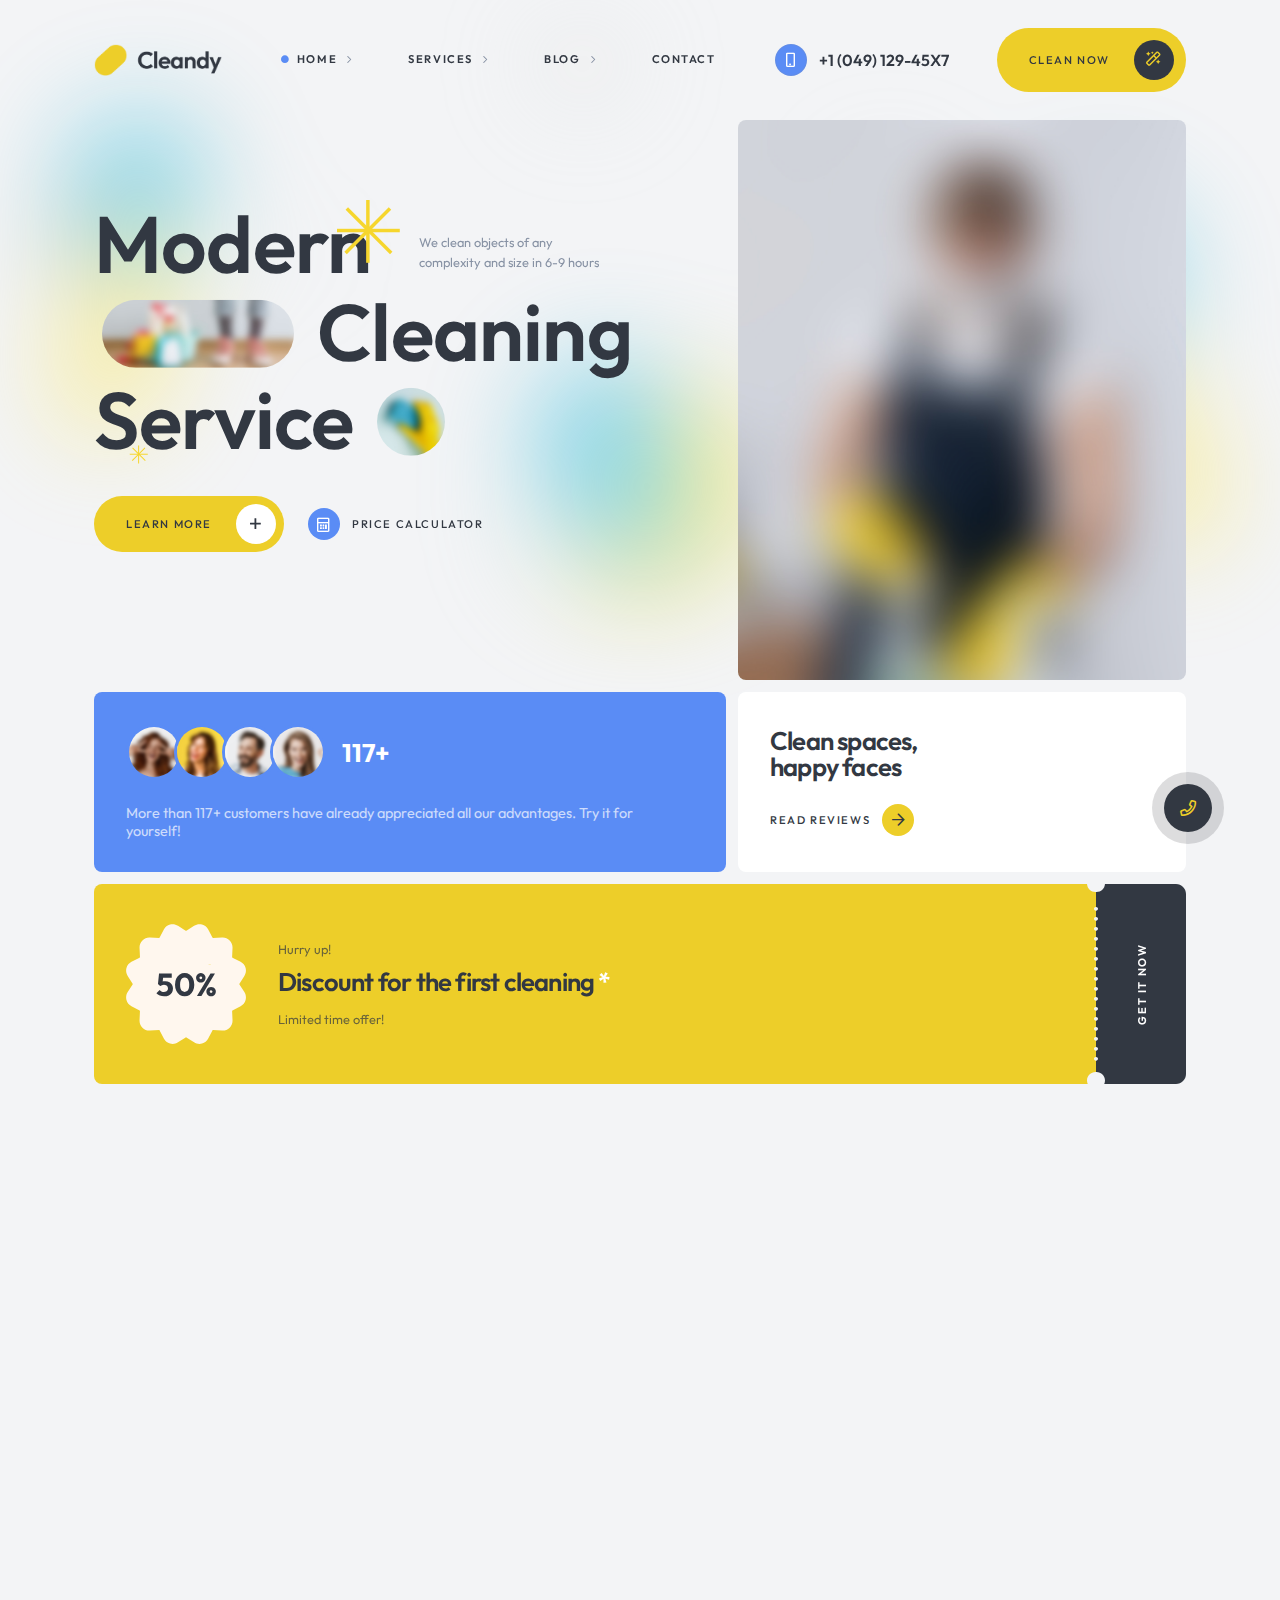
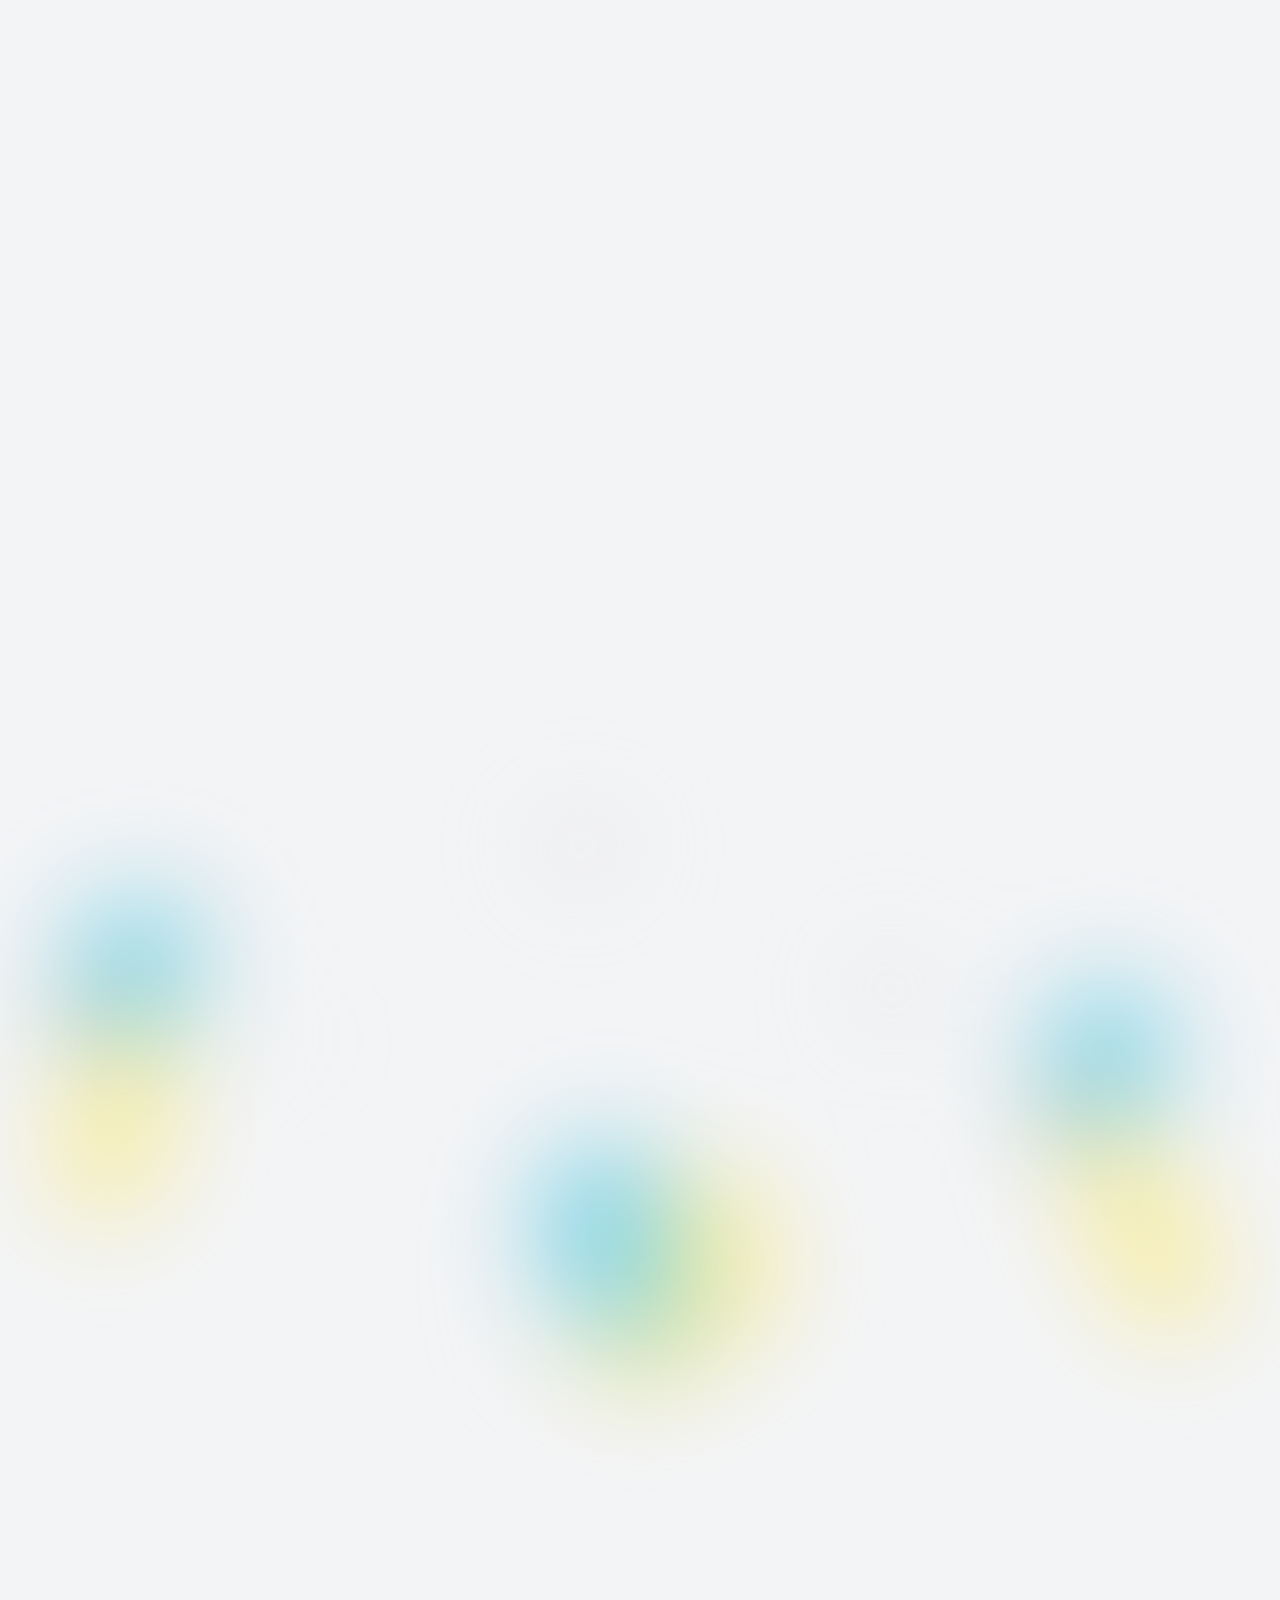
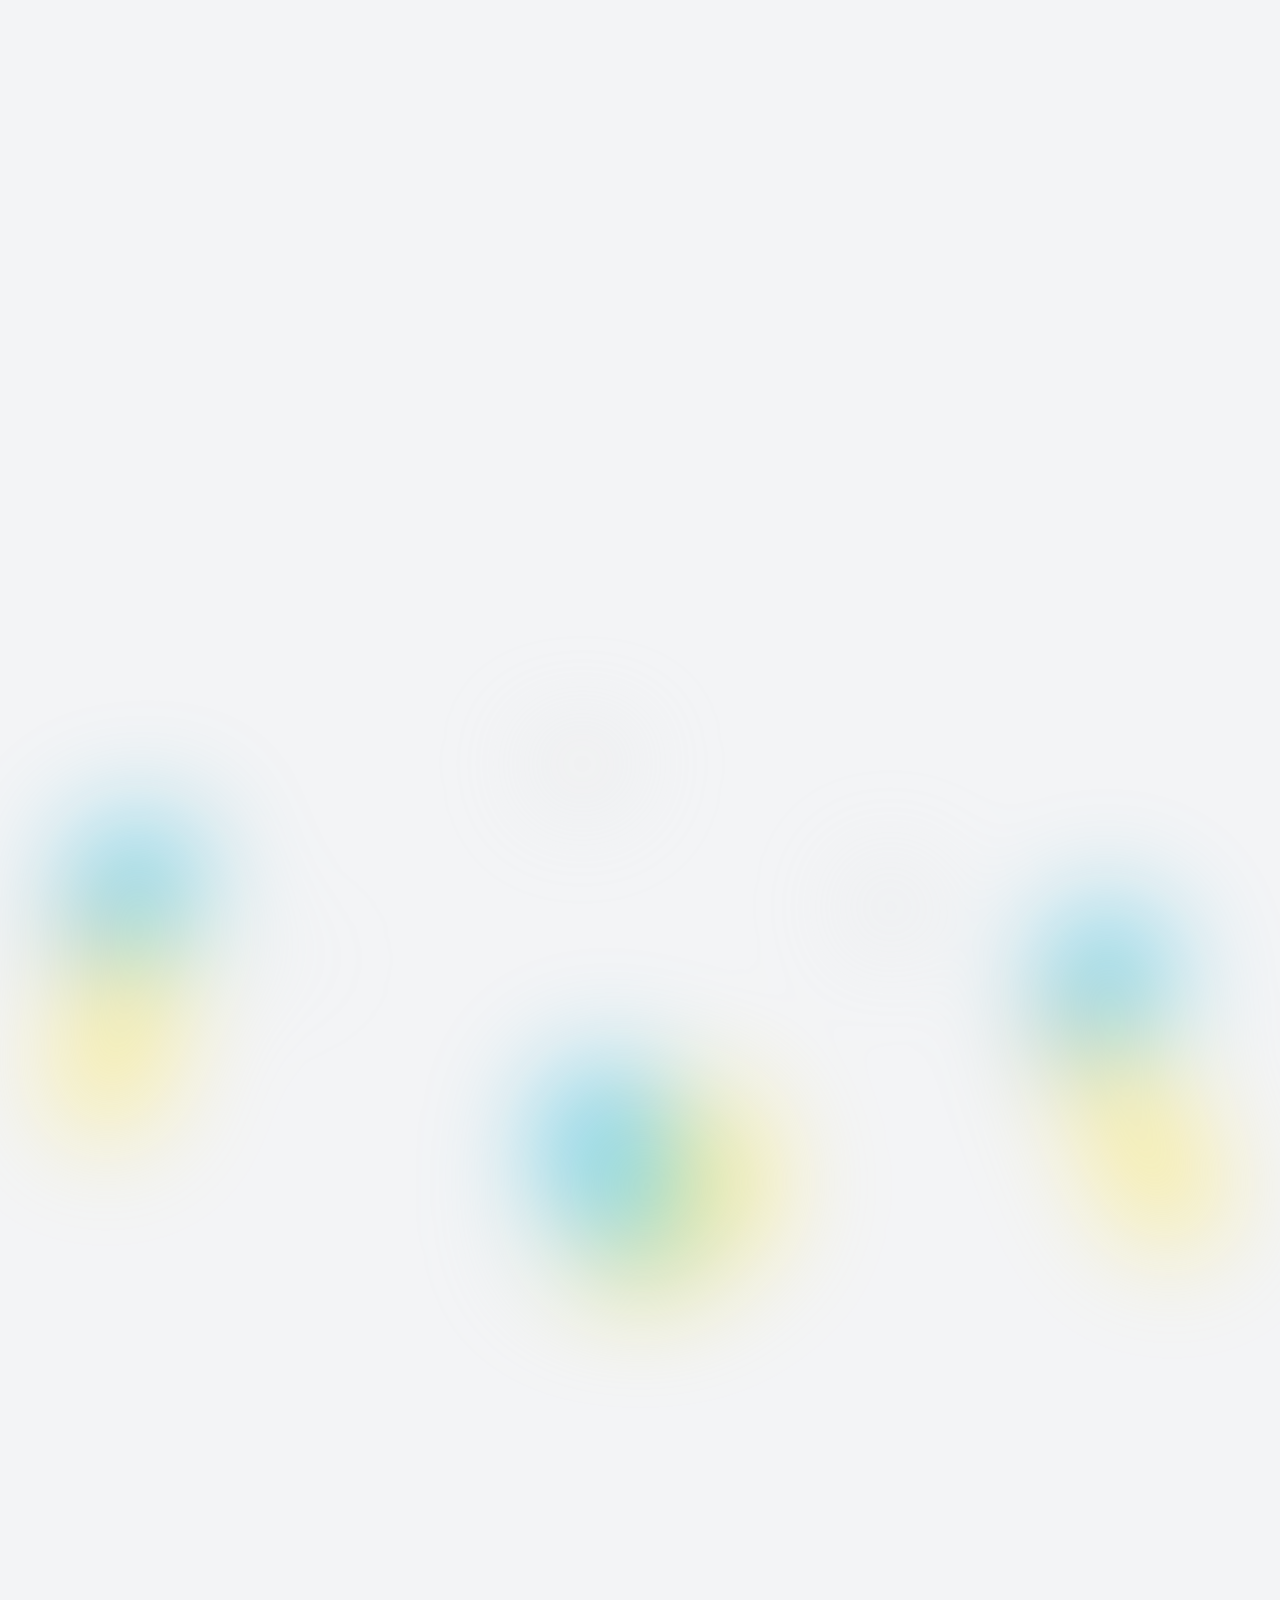
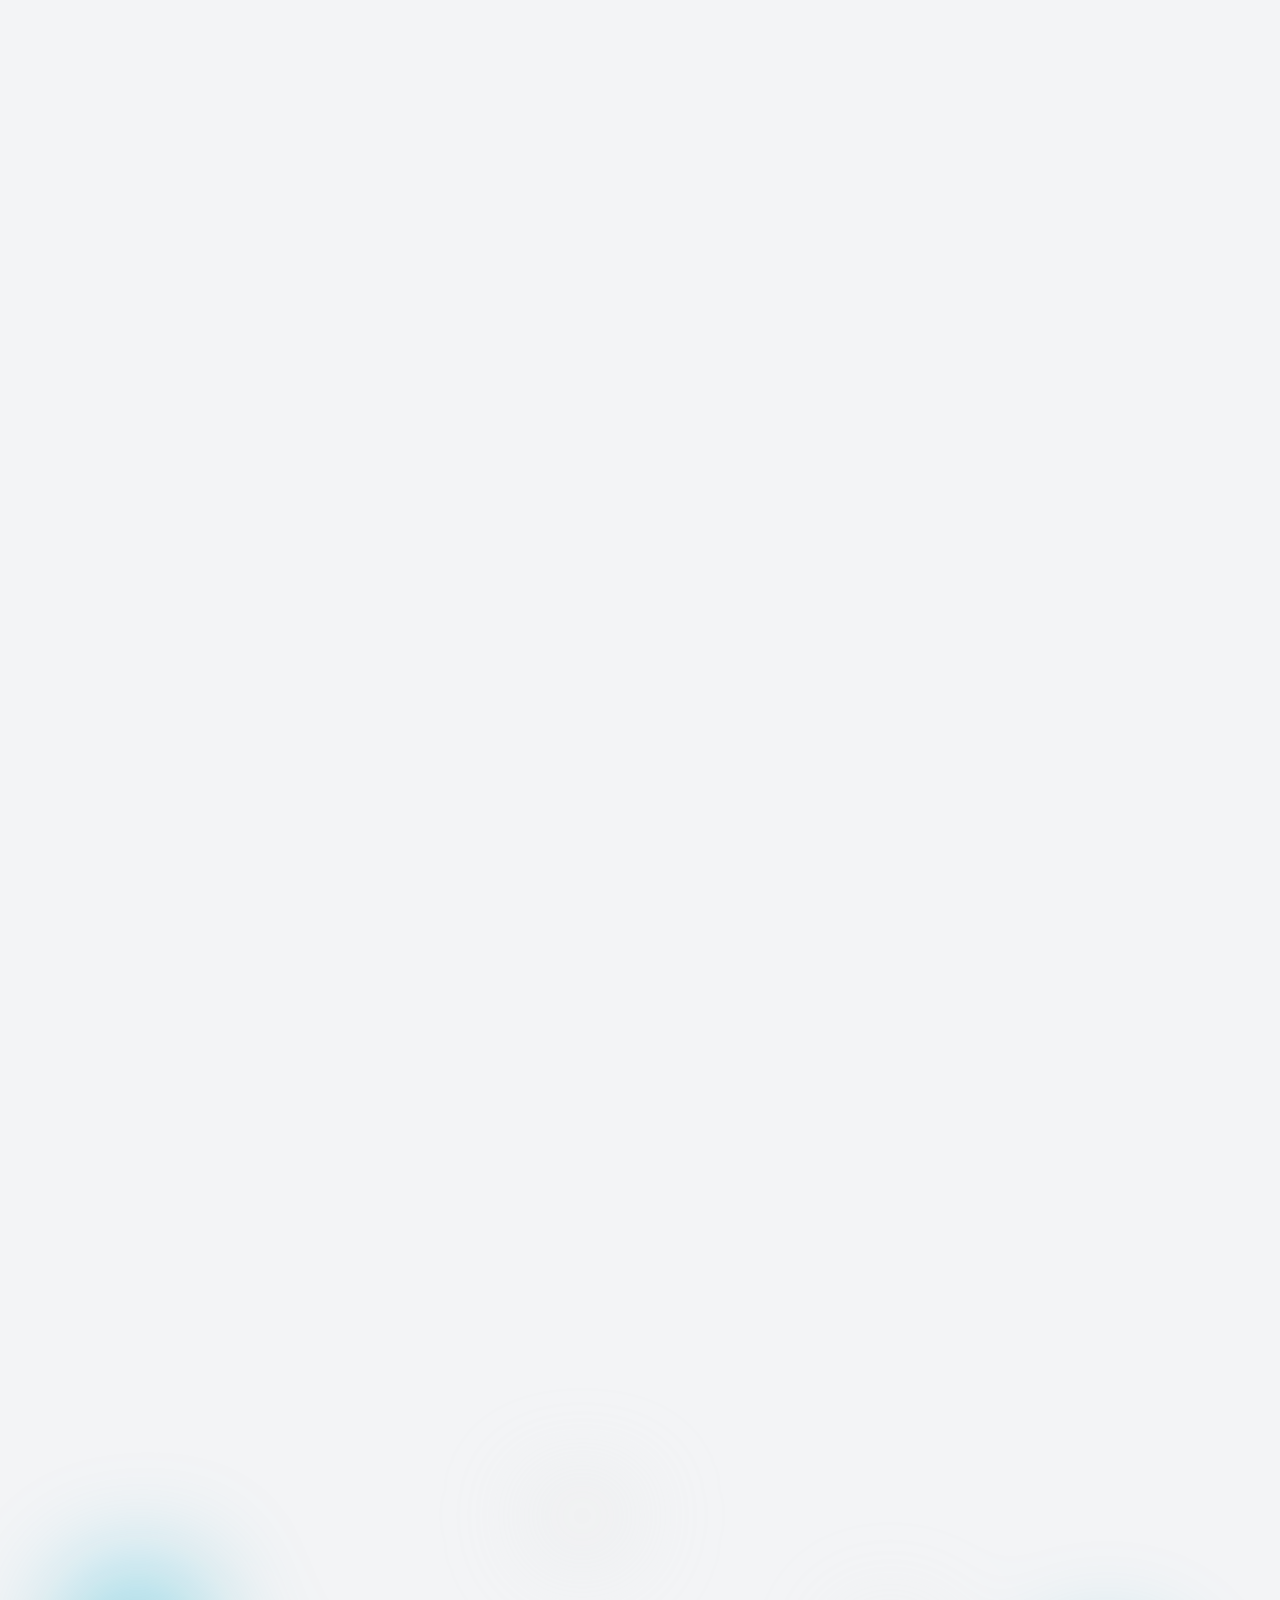
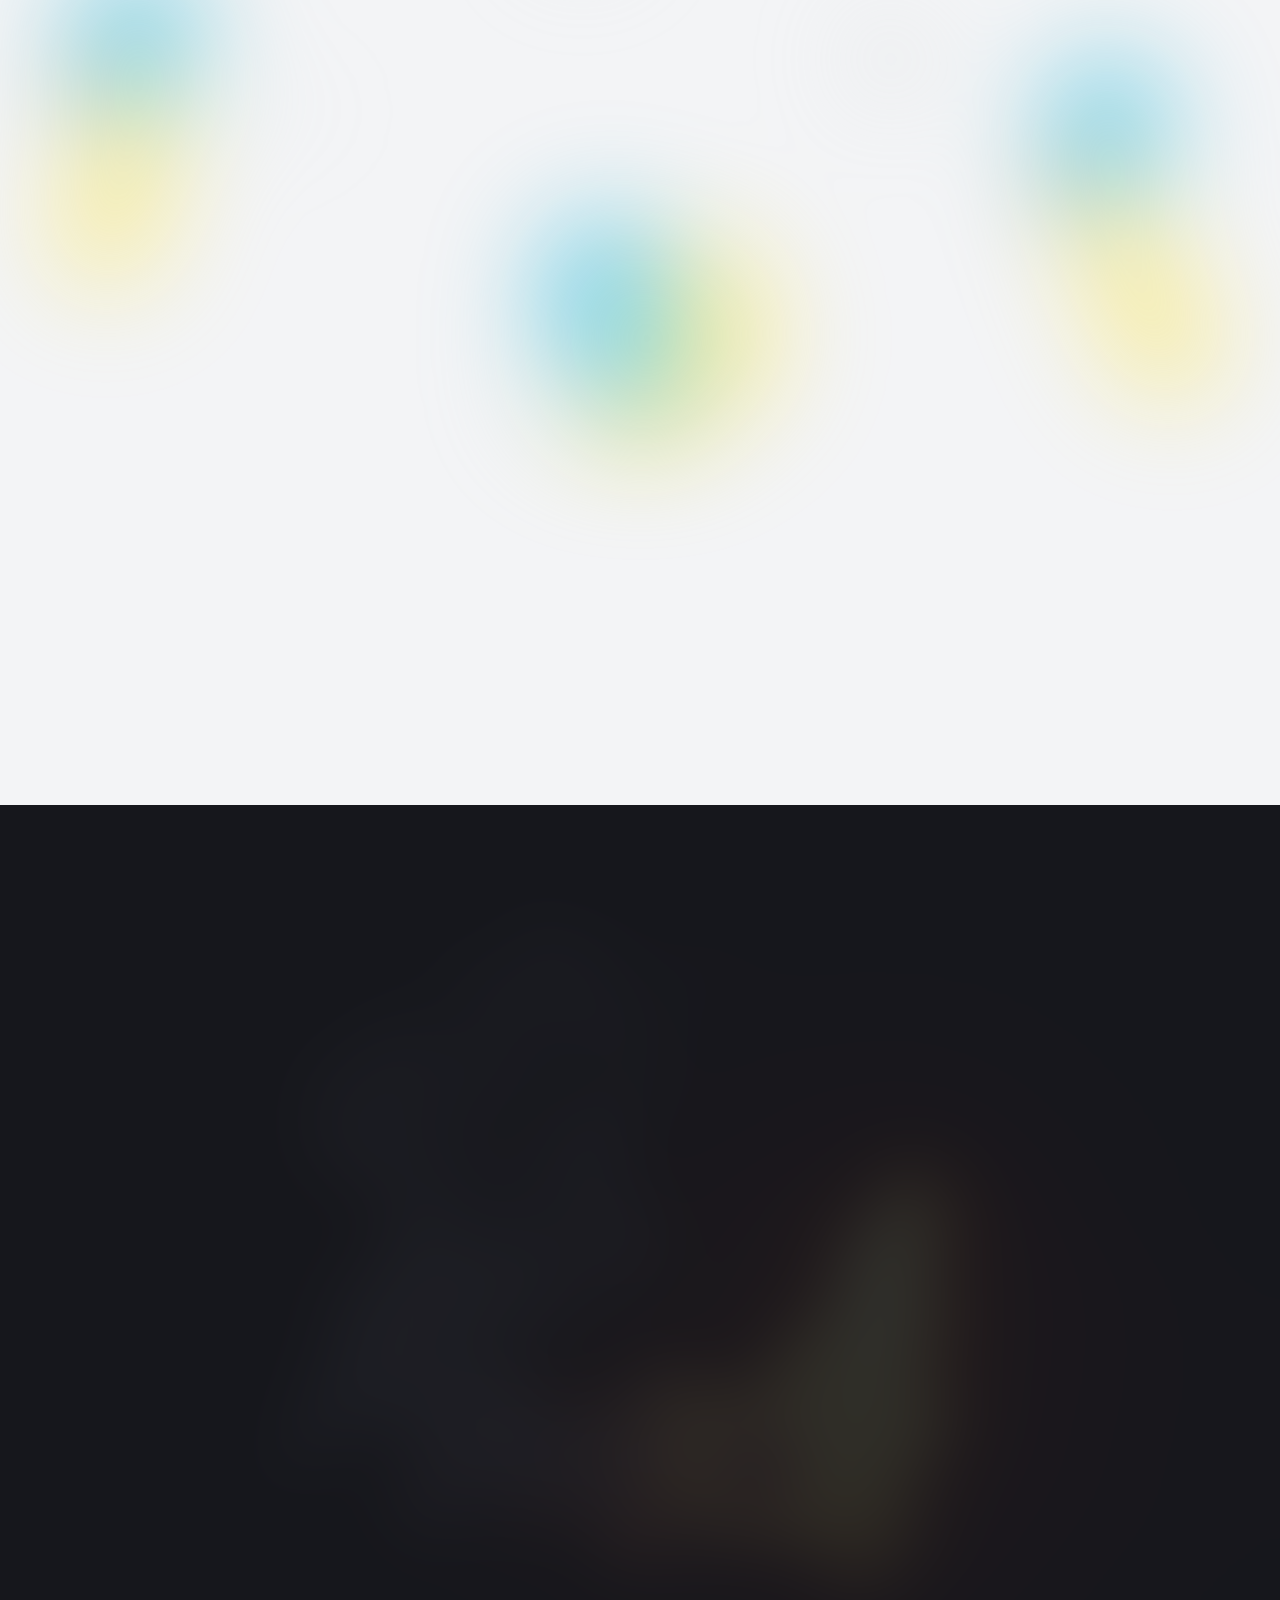
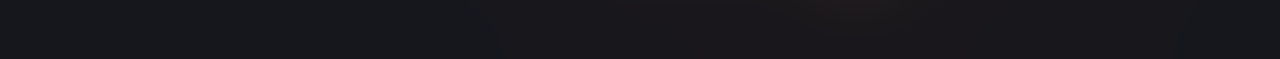
<file: home-1.html>
<!DOCTYPE html>
<html lang="zxx">

<head>

    <meta charset="UTF-8">
    <meta name="viewport" content="width=device-width, initial-scale=1.0">
    <meta http-equiv="X-UA-Compatible" content="ie=edge">
    <!-- chome mobile panel color -->
    <meta name="theme-color" content="#EDCE29">
    <!-- favicon -->
    <link rel="shortcut icon" href="img/ui/favicon.png" type="image/x-icon">

    <!-- bootstrap grid css -->
    <link rel="stylesheet" href="css/plugins/bootstrap-grid.css">
    <!-- swiper css -->
    <link rel="stylesheet" href="css/plugins/swiper.css">
    <!-- fancybox css -->
    <link rel="stylesheet" href="css/plugins/fancybox.css">
    <!-- font awesome css -->
    <link rel="stylesheet" href="css/plugins/fontawesome.css">
    <!-- main css -->
    <link rel="stylesheet" href="css/style.css">
    <!-- page title -->
    <title>Cleandy</title>

</head>

<body>

    <!-- page wrapper -->
    <div class="mil-page-wrapper">

        <!-- static content -->
        <div class="mil-preloader-frame">
            <div class="mil-preloader-content">
                <img src="img/ui/logo.png" alt="logo">
                <div class="mil-preloader">
                    <div class="mil-preload-line"></div>
                </div>
                <div class="mil-fs-18 mil-pre-text mil-m-1 mil-fw-600">loading: <span class="mil-percent">00</span> %</div>
            </div>
        </div>
        <div class="mil-top-panel">
            <div class="container">
                <div class="mil-tp-content">
                    <div class="mil-left">
                        <a href="#top" class="mil-logo mil-hover-bri-105" style="width: 16rem">
                            <img src="img/ui/logo.png" alt="logo">
                            <img src="img/ui/logo-light.png" alt="logo" class="mil-light">
                        </a>
                    </div>
                    <nav class="mil-main-menu">
                        <ul id="swupMenu" class="mil-menu-transition mil-aic mil-m-4">
                            <li class="mil-has-children mil-current">
                                <a href="">Home</a>
                                <ul>
                                    <li>
                                        <a href="home-1.html">Home type 1</a>
                                    </li>
                                    <li>
                                        <a href="home-2.html">Home type 2</a>
                                    </li>
                                    <li>
                                        <a href="home-3.html">Home type 3</a>
                                    </li>
                                    <li>
                                        <a href="home-4.html">Home type 4</a>
                                    </li>
                                    <li>
                                        <a href="home-5.html">Home type 5</a>
                                    </li>
                                </ul>
                            </li>
                            <li class="mil-has-children">
                                <a href="">Services</a>
                                <ul>
                                    <li>
                                        <a href="services.html">Services</a>
                                    </li>
                                    <li>
                                        <a href="service-1.html">Single service type 1</a>
                                    </li>
                                    <li>
                                        <a href="service-2.html">Single service type 2</a>
                                    </li>
                                    <li>
                                        <a href="subscription.html">Subscription</a>
                                    </li>
                                    <li>
                                        <a href="calculator.html">Price Calculator</a>
                                    </li>
                                </ul>
                            </li>
                            <li class="mil-has-children">
                                <a href="">Blog</a>
                                <ul>
                                    <li>
                                        <a href="blog.html">Blog list</a>
                                    </li>
                                    <li>
                                        <a href="publication.html">Publication</a>
                                    </li>
                                </ul>
                            </li>
                            <li>
                                <a href="contact.html">Contact</a>
                            </li>
                        </ul>
                    </nav>
                    <div class="mil-right mil-jce">
                        <div class="mil-tp-phone mil-aic mil-mr-60 mil-sm-mr-15">
                            <i class="far fa-mobile mil-icon mil-sm mil-bg-a-2 mil-m-4 mil-mr-15 mil-sm-hidden" style="padding-top: .2rem"></i>
                            <a href="tel:+380123456789" class="mil-fw-600" data-no-swup>+1 (049) 129-45X7</a>
                        </div>
                        <a href="contact.html" class="mil-btn mil-lg mil-bg-a-1 mil-br-xl mil-hover-bri-105 mil-icon-btn mil-hover-scale mil-md-hidden"><span>Clean now</span><i class="far fa-magic mil-bg-m-1 mil-a-1"></i></a>
                        <div class="mil-menu-btn">
                            <span></span>
                        </div>
                    </div>
                </div>
            </div>
        </div>
        <div class="mil-right-buttons-frame">
            <div class="mil-order-call-window">
                <div class="mil-ocw-content">
                    <div class="row mil-aic">
                        <div class="col-lg-7">
                            <form>
                                <h4 class="mil-fs-28 mil-mb-30">Leave your number, <br>and we'll call you back</h4>
                                <div class="mil-input-frame mil-mb-15">
                                    <input type="text" id="user-name-2" name="user-name" placeholder="Name" class="mil-br-md mil-bg-m-3" autocomplete="name">
                                    <i class="far fa-user mil-a-2"></i>
                                </div>
                                <div class="mil-input-frame mil-mb-30">
                                    <input type="tel" id="user-phone-2" name="user-tel" class="mil-phone-input mil-br-md mil-bg-m-3" placeholder="+38 (___) ___-__-__" autocomplete="tel">
                                    <i class="far fa-mobile mil-a-2"></i>
                                </div>
                                <button class="mil-btn mil-bg-a-1 mil-icon-btn mil-br-xl mil-hover-bri-105 mil-hover-scale" type="submit">Order a call<i class="far fa-arrow-right mil-bg-m-1 mil-a-1"></i></button>
                            </form>
                        </div>
                        <div class="col-lg-5">
                            <img src="img/ui/cc.jpg" alt="callcenter" class="mil-ocw-img mil-br-sm">
                        </div>
                    </div>
                </div>
            </div>
            <div class="mil-right-buttons">
                <a href="#top" class="mil-side-btn mil-back-to-top mil-hover-bri-120">
                    <i class="far fa-arrow-up mil-a-1"></i>
                </a>
                <button class="mil-side-btn mil-open-window mil-hover-bri-120"></button>
            </div>
        </div>
        <div class="mil-discount-popup">
            <div class="mil-popup-window">
                <div class="mil-envelope-top">
                    <i class="fal fa-times mil-close-popup"></i>
                    <svg viewBox="0 0 555 224" fill="none" xmlns="http://www.w3.org/2000/svg">
                        <g filter="url(#filter0_d_658_621)">
                            <path d="M15 180.242C15 169.665 20.5702 159.869 29.6603 154.461L262.16 16.1269C271.613 10.5024 283.387 10.5024 292.84 16.1269L525.34 154.461C534.43 159.869 540 169.665 540 180.242V205H15V180.242Z" fill="white" />
                        </g>
                        <path d="M90 153L277.931 43L465 153" stroke="#CC4E4E" stroke-opacity="0.04" stroke-width="34" stroke-linecap="round" />
                        <defs>
                            <filter id="filter0_d_658_621" x="0" y="0.908447" width="555" height="223.092" filterUnits="userSpaceOnUse" color-interpolation-filters="sRGB">
                                <feFlood flood-opacity="0" result="BackgroundImageFix" />
                                <feColorMatrix in="SourceAlpha" type="matrix" values="0 0 0 0 0 0 0 0 0 0 0 0 0 0 0 0 0 0 127 0" result="hardAlpha" />
                                <feOffset dy="4" />
                                <feGaussianBlur stdDeviation="7.5" />
                                <feComposite in2="hardAlpha" operator="out" />
                                <feColorMatrix type="matrix" values="0 0 0 0 0 0 0 0 0 0 0 0 0 0 0 0 0 0 0.15 0" />
                                <feBlend mode="normal" in2="BackgroundImageFix" result="effect1_dropShadow_658_621" />
                                <feBlend mode="normal" in="SourceGraphic" in2="effect1_dropShadow_658_621" result="shape" />
                            </filter>
                        </defs>
                    </svg>
                    <div class="mil-discount-card">
                        <div class="mil-text-part mil-aic mil-bg-a-1">
                            <div class="mil-aic">
                                <div class="mil-dscnt-star mil-invert">
                                    <img src="img/ui/star.svg" alt="star">
                                    <div class="mil-fs-40 mil-lh-100 mil-m-3 mil-fw-700"><span>50</span>%</div>
                                </div>
                                <div>
                                    <p class="mil-m-1 mil-mb-15 mil-opacity-7">Hurry up!</p>
                                    <h3 class="mil-fs-32 mil-mb-20">Discount for the first cleaning <span class="mil-m-4">*</span></h3>
                                    <p class="mil-m-1 mil-opacity-7">Limited time offer!</p>
                                </div>
                            </div>
                        </div>
                        <div class="mil-dscnt-part">
                            <img src="img/ui/discount.svg" alt="discount">
                            <div class="mil-up-text mil-m-4"><img src="img/ui/logo-light.png" alt="logo" style="width: 11rem; height: auto; margin-left: -.5rem"></div>
                        </div>
                    </div>
                </div>
                <div class="mil-envelope-body mil-tac mil-br-lg">
                    <h4 class="mil-fs-36 mil-mb-60">🔥 Wow! That's so lucky! 🥳</h4>
                    <form>
                        <div class="row">
                            <div class="col-6 mil-mb-15">
                                <div class="mil-input-frame">
                                    <input type="text" id="user-name-3" name="user-name" placeholder="Name" class="mil-br-md mil-bg-m-3" autocomplete="name">
                                    <i class="far fa-user mil-a-2"></i>
                                </div>
                            </div>
                            <div class="col-6 mil-mb-15">
                                <div class="mil-input-frame">
                                    <input type="email" id="user-email-3" name="user-email" placeholder="Email" class="mil-br-md mil-bg-m-3" autocomplete="email">
                                    <i class="far fa-at mil-a-2"></i>
                                </div>
                            </div>
                            <div class="col-md-12 mil-mb-15">
                                <div class="mil-input-frame">
                                    <input type="tel" id="user-phone-3" name="user-tel" class="mil-phone-input mil-br-md mil-bg-m-3" placeholder="+38 (___) ___-__-__" autocomplete="tel">
                                    <i class="far fa-mobile mil-a-2"></i>
                                </div>
                            </div>
                            <div class="col-lg-12 mil-aic mil-mt-15">
                                <p class="mil-fs-14 mil-m-2 mil-tal">By clicking the send button, you agree to the rules for processing personal data</p>
                                <button class="mil-btn mil-bg-a-1 mil-icon-btn mil-br-xl mil-hover-bri-105 mil-hover-scale mil-ml-60 mil-sm-ml-30" type="submit">Get it now<i class="far fa-arrow-right mil-bg-m-1 mil-a-1"></i></button>
                            </div>
                        </div>
                    </form>
                </div>
            </div>
        </div>
        <!-- static content end -->

        <!-- dynamic content -->
        <div id="swupMain" class="transition-fade">

            <!-- hero -->
            <div class="mil-hero-3 mil-relative" id="top">
                <img src="img/ui/bg.png" alt="background" class="mil-bg" style="top: 0">
                <div class="container mil-column mil-jcb mil-h-100">
                    <div class="row mil-jcb mil-h-100">
                        <div class="col-lg-7">
                            <div class="mil-main-title mil-jcc mil-ais mil-column">
                                <div class="mil-column mil-sm-aic mil-mb-60 mil-md-mb-0 mil-w-100">
                                    <div class="mil-aic">
                                        <div class="mil-word-frame">
                                            <svg width="89" height="89" viewBox="0 0 89 89" fill="none" xmlns="http://www.w3.org/2000/svg" class="mil-text-star" style="top: -15%;right: -15%">
                                                <rect x="42.1406" y="13.0017" width="3.46874" height="62.7841" fill="#F6D62D" />
                                                <rect x="13.0078" y="45.2607" width="3.46874" height="62.7841" transform="rotate(-90 13.0078 45.2607)" fill="#F6D62D" />
                                                <rect x="21.5859" y="22.8096" width="3.46874" height="62.7841" transform="rotate(-45 21.5859 22.8096)" fill="#F6D62D" />
                                                <rect x="22.8125" y="67.2046" width="3.46874" height="62.7841" transform="rotate(-135 22.8125 67.2046)" fill="#F6D62D" />
                                            </svg>
                                            <h1 class="mil-fs-100 mil-sm-fs-72 mil-lh-110">Modern</h1>
                                        </div>
                                        <div class="mil-fs-16 mil-m-2 mil-lh-160 mil-ml-60 mil-mt-20 mil-sm-hidden">We clean objects of any <br>complexity and size in 6-9 hours</div>
                                    </div>
                                    <div class="mil-word-frame">
                                        <h1 class="mil-fs-100 mil-sm-fs-72 mil-lh-110"><img src="img/ui/t2.jpg" alt="image" class="mil-text-image mil-long"> Cleaning</h1>
                                    </div>
                                    <div class="mil-word-frame mil-mb-40">
                                        <h1 class="mil-fs-100 mil-sm-fs-72 mil-lh-110">Service <img src="img/ui/t1.jpg" alt="image" class="mil-text-image"></h1>
                                        <svg width="89" height="89" viewBox="0 0 89 89" fill="none" xmlns="http://www.w3.org/2000/svg" class="mil-text-star mil-sm-hidden" style="width: 2vw; bottom: -40%;left: 5%;">
                                            <rect x="42.1406" y="13.0017" width="3.46874" height="62.7841" fill="#F6D62D" />
                                            <rect x="13.0078" y="45.2607" width="3.46874" height="62.7841" transform="rotate(-90 13.0078 45.2607)" fill="#F6D62D" />
                                            <rect x="21.5859" y="22.8096" width="3.46874" height="62.7841" transform="rotate(-45 21.5859 22.8096)" fill="#F6D62D" />
                                            <rect x="22.8125" y="67.2046" width="3.46874" height="62.7841" transform="rotate(-135 22.8125 67.2046)" fill="#F6D62D" />
                                        </svg>
                                    </div>
                                    <div class="mil-buttons-frame">
                                        <a href="services.html" class="mil-btn mil-icon-btn mil-bg-a-1 mil-br-xl mil-hover-bri-105 mil-hover-scale">Learn more<i class="far fa-plus mil-bg-m-4 mil-m-1"></i></a>
                                        <a href="calculator.html" class="mil-link mil-m-1 mil-reverse">Price Calculator<i class="far fa-calculator mil-bg-a-2 mil-m-4" style="padding: .2rem 0 0 .2rem"></i></a>
                                    </div>
                                </div>
                            </div>
                        </div>
                        <div class="col-lg-5">
                            <div class="mil-hero-right-image">
                                <img src="img/hero/1.jpg" alt="image" class="mil-scale-img-top" data-value-1="1" data-value-2="1.1">
                            </div>
                        </div>
                    </div>
                    <div class="mil-hero-cards-frame">
                        <div class="row">
                            <div class="col-lg-7 col-xxl-4 mil-mb-15">
                                <div class="mil-hero-users-card mil-bg-a-2 mil-br-md">
                                    <div class="mil-aic mil-mb-30">
                                        <ul class="mil-users-inline">
                                            <li><img src="img/users/1.jpg" alt="User"></li>
                                            <li><img src="img/users/2.jpg" alt="User"></li>
                                            <li><img src="img/users/3.jpg" alt="User"></li>
                                            <li><img src="img/users/4.jpg" alt="User"></li>
                                        </ul>
                                        <span class="mil-fs-32 mil-fw-700 mil-m-4 mil-ml-30">117+</span>
                                    </div>
                                    <p class="mil-fs-18 mil-m-4 mil-mr-15 mil-sm-mr-0" style="opacity: .7">More than 117+ customers have already appreciated all our advantages. Try it for yourself!</p>
                                </div>
                            </div>
                            <div class="col-lg-5 col-xxl-3 mil-mb-15">
                                <div class="mil-hero-reviews-card mil-bg-m-4 mil-br-md">
                                    <h3 class="mil-fs-32 mil-mb-30">Clean spaces, <br>happy faces</h3>
                                    <a href="#reviews" class="mil-link mil-m-1">read reviews<i class="far fa-arrow-right mil-bg-a-1 mil-m-1" style="padding: .2rem 0 0 .2rem"></i></a>
                                </div>
                            </div>
                            <div class="col-lg-12 col-xxl-5 mil-mb-15">
                                <div class="mil-discount-card mil-hover-move mil-call-popup">
                                    <div class="mil-text-part mil-aic mil-bg-a-1">
                                        <div class="mil-aic">
                                            <div class="mil-dscnt-star mil-invert">
                                                <img src="img/ui/star.svg" alt="star">
                                                <div class="mil-fs-40 mil-lh-100 mil-m-3 mil-fw-700"><span class="mil-counter" data-number="50">50</span>%</div>
                                            </div>
                                            <div>
                                                <p class="mil-m-1 mil-mb-15 mil-opacity-7">Hurry up!</p>
                                                <h3 class="mil-fs-32 mil-mb-20">Discount for the first cleaning <span class="mil-m-4">*</span></h3>
                                                <p class="mil-m-1 mil-opacity-7">Limited time offer!</p>
                                            </div>
                                        </div>
                                    </div>
                                    <div class="mil-dscnt-part">
                                        <img src="img/ui/discount.svg" alt="discount">
                                        <div class="mil-up-text mil-m-4">Get it now</div>
                                    </div>
                                </div>
                            </div>
                        </div>
                    </div>
                </div>
            </div>
            <!-- hero end -->

            <!-- services -->
            <div class="mil-p-f-15" id="scroll">
                <div class="container">
                    <div class="mil-section-title mil-mb-f mil-up">
                        <h2 class="mil-fs-36">Basic services</h2>
                        <div class="mil-dots"></div>
                        <b class="mil-fs-24">01</b>
                    </div>
                    <div class="row">
                        <div class="col-md-6 mil-mb-15 mil-up">
                            <a href="service-2.html" class="mil-service-card mil-bg-m-4 mil-br-md">
                                <div class="row">
                                    <div class="col-sm-5 mil-column mil-jcb mil-sm-mb-40">
                                        <h3 class="mil-fs-30 mil-mb-30 mil-lh-110">Apartment <br class="mil-sm-hidden">cleaning</h3>
                                        <div>
                                            <div class="mil-btn mil-sm mil-bg-m-3 mil-br-xl mil-hover-bri-105 mil-hover-scale">Learn more</div>
                                        </div>
                                    </div>
                                    <div class="col-sm-7">
                                        <ul class="mil-check-list">
                                            <li>Dust all surfaces</li>
                                            <li>Mop floors</li>
                                            <li>Clean kitchen surfaces</li>
                                            <li>Disinfect bathroom and toilet</li>
                                            <li>Take out trash</li>
                                        </ul>
                                    </div>
                                </div>
                            </a>
                        </div>
                        <div class="col-md-6 mil-mb-15 mil-up">
                            <a href="service-2.html" class="mil-service-card mil-bg-m-4 mil-br-md">
                                <div class="row">
                                    <div class="col-sm-5 mil-column mil-jcb mil-sm-mb-40">
                                        <h3 class="mil-fs-30 mil-mb-30 mil-lh-110">Home <br class="mil-sm-hidden">cleaning</h3>
                                        <div>
                                            <div class="mil-btn mil-sm mil-bg-m-3 mil-br-xl mil-hover-bri-105 mil-hover-scale">Learn more</div>
                                        </div>
                                    </div>
                                    <div class="col-sm-7">
                                        <ul class="mil-check-list">
                                            <li>Dust all surfaces</li>
                                            <li>Mop floors</li>
                                            <li>Clean kitchen surfaces</li>
                                            <li>Disinfect bathroom and toilet</li>
                                            <li>Take out trash</li>
                                        </ul>
                                    </div>
                                </div>
                            </a>
                        </div>
                        <div class="col-md-6 mil-mb-15 mil-up">
                            <a href="service-2.html" class="mil-service-card mil-bg-m-4 mil-br-md">
                                <div class="row">
                                    <div class="col-sm-5 mil-column mil-jcb mil-sm-mb-40">
                                        <h3 class="mil-fs-30 mil-mb-30 mil-lh-110">Office <br class="mil-sm-hidden">cleaning</h3>
                                        <div>
                                            <div class="mil-btn mil-sm mil-bg-m-3 mil-br-xl mil-hover-bri-105 mil-hover-scale">Learn more</div>
                                        </div>
                                    </div>
                                    <div class="col-sm-7">
                                        <ul class="mil-check-list">
                                            <li>Disinfect desks and phones</li>
                                            <li>Mop floors</li>
                                            <li>Polish glass surfaces</li>
                                            <li>Disinfect restrooms</li>
                                            <li>Take out trash</li>
                                        </ul>
                                    </div>
                                </div>
                            </a>
                        </div>
                        <div class="col-md-6 mil-mb-15 mil-up">
                            <a href="service-2.html" class="mil-service-card mil-bg-m-4 mil-br-md">
                                <div class="row">
                                    <div class="col-sm-5 mil-column mil-jcb mil-sm-mb-40">
                                        <h3 class="mil-fs-30 mil-mb-30 mil-lh-110">Specialized <br class="mil-sm-hidden">cleaning</h3>
                                        <div>
                                            <div class="mil-btn mil-sm mil-bg-m-3 mil-br-xl mil-hover-bri-105 mil-hover-scale">Learn more</div>
                                        </div>
                                    </div>
                                    <div class="col-sm-7">
                                        <ul class="mil-check-list">
                                            <li>Warehouse Cleaning</li>
                                            <li>Abandoned Property Cleaning</li>
                                            <li>Outdoor Area Cleaning</li>
                                            <li>High-Level Dusting</li>
                                            <li>Industrial Cleaning</li>
                                        </ul>
                                    </div>
                                </div>
                            </a>
                        </div>
                    </div>
                </div>
            </div>
            <!-- services end -->

            <!-- services -->
            <div class="mil-p-0-15">
                <div class="container">
                    <div class="mil-section-title mil-mb-f mil-up">
                        <h2 class="mil-fs-36">Additional services</h2>
                        <div class="mil-dots"></div>
                        <b class="mil-fs-24">02</b>
                    </div>
                    <div class="row">
                        <div class="col-sm-6 col-md-4 col-xl-3 mil-mb-15 mil-up">
                            <a href="service-1.html" class="mil-service-card mil-bg-m-4 mil-br-md">
                                <div class="mil-jcb">
                                    <img src="img/ui/icons/1.png" alt="icon" class="mil-card-icon mil-mb-30">
                                    <span class="mil-up-text mil-m-1">from $59</span>
                                </div>
                                <h3 class="mil-fs-30 mil-mb-20 mil-lh-110 mil-mb-30">Window cleaning</h3>
                                <div>
                                    <div class="mil-btn mil-sm mil-bg-m-3 mil-br-xl mil-hover-bri-105 mil-hover-scale">Learn more</div>
                                </div>
                            </a>
                        </div>
                        <div class="col-sm-6 col-md-4 col-xl-3 mil-mb-15 mil-up">
                            <a href="service-1.html" class="mil-service-card mil-bg-m-4 mil-br-md">
                                <div class="mil-jcb">
                                    <img src="img/ui/icons/2.png" alt="icon" class="mil-card-icon mil-mb-30">
                                    <span class="mil-up-text mil-m-1">from $29</span>
                                </div>
                                <h3 class="mil-fs-30 mil-mb-20 mil-lh-110 mil-mb-30">Dry cleaning</h3>
                                <div>
                                    <div class="mil-btn mil-sm mil-bg-m-3 mil-br-xl mil-hover-bri-105 mil-hover-scale">Learn more</div>
                                </div>
                            </a>
                        </div>
                        <div class="col-sm-6 col-md-4 col-xl-3 mil-mb-15 mil-up">
                            <a href="service-1.html" class="mil-service-card mil-bg-m-4 mil-br-md">
                                <div class="mil-jcb">
                                    <img src="img/ui/icons/3.png" alt="icon" class="mil-card-icon mil-mb-30">
                                    <span class="mil-up-text mil-m-1">from $219</span>
                                </div>
                                <h3 class="mil-fs-30 mil-mb-20 mil-lh-110 mil-mb-30">Post-construction</h3>
                                <div>
                                    <div class="mil-btn mil-sm mil-bg-m-3 mil-br-xl mil-hover-bri-105 mil-hover-scale">Learn more</div>
                                </div>
                            </a>
                        </div>
                        <div class="col-sm-6 col-md-4 col-xl-3 mil-mb-15 mil-up">
                            <a href="service-1.html" class="mil-service-card mil-bg-m-4 mil-br-md">
                                <div class="mil-jcb">
                                    <img src="img/ui/icons/4.png" alt="icon" class="mil-card-icon mil-mb-30">
                                    <span class="mil-up-text mil-m-1">from $99</span>
                                </div>
                                <h3 class="mil-fs-30 mil-mb-20 mil-lh-110 mil-mb-30">Pools cleaning</h3>
                                <div>
                                    <div class="mil-btn mil-sm mil-bg-m-3 mil-br-xl mil-hover-bri-105 mil-hover-scale">Learn more</div>
                                </div>
                            </a>
                        </div>
                        <div class="col-sm-6 col-md-4 col-xl-3 mil-mb-15 mil-up">
                            <a href="service-1.html" class="mil-service-card mil-bg-m-4 mil-br-md">
                                <div class="mil-jcb">
                                    <img src="img/ui/icons/5.png" alt="icon" class="mil-card-icon mil-mb-30">
                                    <span class="mil-up-text mil-m-1">from $68</span>
                                </div>
                                <h3 class="mil-fs-30 mil-mb-20 mil-lh-110 mil-mb-30">landscaping</h3>
                                <div>
                                    <div class="mil-btn mil-sm mil-bg-m-3 mil-br-xl mil-hover-bri-105 mil-hover-scale">Learn more</div>
                                </div>
                            </a>
                        </div>
                        <div class="col-sm-6 col-md-4 col-xl-3 mil-mb-15 mil-up">
                            <a href="service-1.html" class="mil-service-card mil-bg-m-4 mil-br-md">
                                <div class="mil-jcb">
                                    <img src="img/ui/icons/6.png" alt="icon" class="mil-card-icon mil-mb-30">
                                    <span class="mil-up-text mil-m-1">from $1299</span>
                                </div>
                                <h3 class="mil-fs-30 mil-mb-20 mil-lh-110 mil-mb-30">Cosmetic repairs</h3>
                                <div>
                                    <div class="mil-btn mil-sm mil-bg-m-3 mil-br-xl mil-hover-bri-105 mil-hover-scale">Learn more</div>
                                </div>
                            </a>
                        </div>
                        <div class="col-sm-6 col-md-4 col-xl-3 mil-mb-15 mil-up">
                            <a href="service-1.html" class="mil-service-card mil-bg-m-4 mil-br-md">
                                <div class="mil-jcb">
                                    <img src="img/ui/icons/7.png" alt="icon" class="mil-card-icon mil-mb-30">
                                    <span class="mil-up-text mil-m-1">from $3 🙂</span>
                                </div>
                                <h3 class="mil-fs-30 mil-mb-20 mil-lh-110 mil-mb-30">By agreement</h3>
                                <div>
                                    <div class="mil-btn mil-sm mil-bg-m-3 mil-br-xl mil-hover-bri-105 mil-hover-scale">Learn more</div>
                                </div>
                            </a>
                        </div>
                    </div>
                </div>
            </div>
            <!-- services end -->

            <!-- about -->
            <div class="mil-p-0-15 mil-relative">
                <img src="img/ui/bg.png" alt="background" class="mil-bg" style="top: -10rem">
                <div class="container">
                    <div class="mil-section-title mil-mb-f mil-up">
                        <h2 class="mil-fs-36">A little bit about us</h2>
                        <div class="mil-dots"></div>
                        <b class="mil-fs-24">03</b>
                    </div>
                    <div class="row">
                        <div class="col-md-6 col-xl-4 mil-mb-15 mil-up">
                            <div class="mil-about-box mil-br-md">
                                <img src="img/ui/a1.jpg" alt="cover" class="mil-box-cover mil-scale-img" data-value-1="1.2" data-value-2="1">
                            </div>
                        </div>
                        <div class="col-md-6 col-xl-4 mil-mb-15 mil-up">
                            <div class="mil-about-box mil-br-md mil-bg-m-1">
                                <img src="img/ui/bg-i1.png" alt="icons" class="mil-box-icons mil-opacity-05 mil-parallax-img" data-value-1="0" data-value-2="-60">
                                <div class="mil-box-content mil-column mil-jcb mil-tar">
                                    <ul class="mil-users-inline mil-dark-border mil-sm mil-jce mil-mb-20">
                                        <li><img src="img/users/1.jpg" alt="User"></li>
                                        <li><img src="img/users/2.jpg" alt="User"></li>
                                        <li><img src="img/users/3.jpg" alt="User"></li>
                                        <li><img src="img/users/4.jpg" alt="User"></li>
                                    </ul>
                                    <div>
                                        <div class="mil-fs-72 mil-fw-600 mil-m-3 mil-mb-20"><span class="mil-counter" data-number="2740">2740</span><span class="mil-a-1">+</span></div>
                                        <p class="mil-fs-20 mil-m-3 mil-opacity-4">Satisfied customers a year, <br>and this is just the beginning </p>
                                    </div>
                                </div>
                            </div>
                        </div>
                        <div class="col-md-6 col-xl-4 mil-mb-15 mil-up">
                            <div class="mil-about-box mil-br-md">
                                <img src="img/ui/a2.jpg" alt="cover" class="mil-box-cover mil-scale-img" data-value-1="1.2" data-value-2="1">
                            </div>
                        </div>
                        <div class="col-md-6 col-xl-4 mil-mb-15 mil-up">
                            <div class="mil-about-box mil-br-md mil-bg-a-2">
                                <div class="mil-box-content mil-column mil-jcb">
                                    <p class="mil-fs-38 mil-fw-600 mil-m-4"><span class="mil-counter" data-number="12">12</span> years of <br>experience in <br>cleaning.</p>
                                    <div>
                                        <p class="mil-fs-20 mil-m-3 mil-opacity-7">As many as 12 years of reliability and professionalism</p>
                                    </div>
                                    <div class="mil-bg-number mil-scale-img" data-value-1="1.2" data-value-2="1">12</div>
                                </div>
                            </div>
                        </div>
                        <div class="col-md-6 col-xl-4 mil-mb-15 mil-up mil-relative">
                            <div class="mil-about-box mil-br-md">
                                <img src="img/ui/a3.jpg" alt="cover" class="mil-box-cover mil-scale-img" data-value-1="1.2" data-value-2="1" style="object-position: bottom">
                            </div>
                            <img src="img/ui/s1.png" alt="star" class="mil-deco-star">
                        </div>
                        <div class="col-md-6 col-xl-4 mil-mb-15 mil-up">
                            <div class="mil-about-box mil-br-md mil-bg-a-1">
                                <img src="img/ui/bg-i2.png" alt="icons" class="mil-box-icons mil-scale-img" data-value-1="1.3" data-value-2="1" style="right: -2rem; top: 10%">
                                <div class="mil-box-content mil-column mil-jcb">
                                    <p class="mil-fs-38 mil-fw-600 mil-m-1">We clean with <br> the environment <br>in mind.</p>
                                    <div>
                                        <p class="mil-fs-20 mil-m-1">We use only professional <br>ecological household chemicals <br>and materials.</p>
                                    </div>
                                </div>
                            </div>
                        </div>
                    </div>
                </div>
            </div>
            <!-- about end -->

            <!-- reviews -->
            <div class="" id="reviews">
                <div class="container">
                    <div class="mil-section-title mil-mb-f mil-up">
                        <h2 class="mil-fs-36">Clients Voices</h2>
                        <div class="mil-dots"></div>
                        <b class="mil-fs-24">04</b>
                    </div>
                    <div class="mil-revi-pagination mil-up mil-mb-60"></div>
                    <div class="row mil-jcc">
                        <div class="col-lg-8 mil-relative">
                            <div class="mil-slider-nav mil-soft mil-reviews-nav mil-up">
                                <div class="mil-slider-arrow mil-prev mil-revi-prev"><i class="far fa-arrow-right"></i></div>
                                <div class="mil-slider-arrow mil-revi-next"><i class="far fa-arrow-right"></i></div>
                            </div>
                            <div class="swiper-container mil-reviews-slider mil-mb-60">
                                <div class="swiper-wrapper">
                                    <div class="swiper-slide">
                                        <div class="mil-review-frame mil-tac" data-swiper-parallax="-600" data-swiper-parallax-opacity="0" data-swiper-parallax-scale=".6">
                                            <h5 class="mil-fs-28 mil-m-1 mil-up mil-mb-15">Sarah Newman</h5>
                                            <p class="mil-m-1 mil-up-text mil-up mil-mb-40">Envato market</p>
                                            <div class="mil-fs-72 mil-a-2 mil-lh-100 mil-up" style="transform: translateX(-1rem)"><i>"</i></div>
                                            <p class="mil-fs-22 mil-m-1 mil-lh-200 mil-up">I’ve been using Cleandy for my home cleaning needs for over six months now, and I couldn’t be more satisfied. Their team is always punctual, professional, and friendly. The attention to detail is fantastic, and my apartment has never looked better. I especially love how fresh and organized everything feels after they’re done. I highly recommend Cleandy for anyone looking for reliable cleaning services!</p>
                                        </div>
                                    </div>
                                    <div class="swiper-slide">
                                        <div class="mil-review-frame mil-tac" data-swiper-parallax="-600" data-swiper-parallax-opacity="0" data-swiper-parallax-scale=".6">
                                            <h5 class="mil-fs-28 mil-m-1 mil-up mil-mb-15">Emma Trueman</h5>
                                            <p class="mil-m-1 mil-up-text mil-up mil-mb-40">Envato market</p>
                                            <div class="mil-fs-72 mil-a-2 mil-lh-100 mil-up" style="transform: translateX(-1rem)"><i>"</i></div>
                                            <p class="mil-fs-22 mil-m-1 mil-lh-200 mil-up">Cleandy provided an exceptional deep cleaning service for my office. The cleaners were thorough and left no corner untouched. It’s refreshing to see such dedication to their work, and they used high-quality, eco-friendly products, which was a big plus for us. Our office now looks spotless, and we will definitely be using Cleandy on a regular basis!</p>
                                        </div>
                                    </div>
                                    <div class="swiper-slide">
                                        <div class="mil-review-frame mil-tac" data-swiper-parallax="-600" data-swiper-parallax-opacity="0" data-swiper-parallax-scale=".6">
                                            <h5 class="mil-fs-28 mil-m-1 mil-up mil-mb-15">Paul Oldman</h5>
                                            <p class="mil-m-1 mil-up-text mil-up mil-mb-40">Envato market</p>
                                            <div class="mil-fs-72 mil-a-2 mil-lh-100 mil-up" style="transform: translateX(-1rem)"><i>"</i></div>
                                            <p class="mil-fs-22 mil-m-1 mil-lh-200 mil-up">I hired Cleandy to clean my house before hosting a big family gathering, and they exceeded all my expectations. The kitchen, bathrooms, and living areas were sparkling clean, and they even took care of some tough stains I thought would never go away. The team was efficient and friendly, making the whole experience stress-free. Highly recommend!</p>
                                        </div>
                                    </div>
                                    <div class="swiper-slide">
                                        <div class="mil-review-frame mil-tac" data-swiper-parallax="-600" data-swiper-parallax-opacity="0" data-swiper-parallax-scale=".6">
                                            <h5 class="mil-fs-28 mil-m-1 mil-up mil-mb-15">Ashley freeman</h5>
                                            <p class="mil-m-1 mil-up-text mil-up mil-mb-40">Envato market</p>
                                            <div class="mil-fs-72 mil-a-2 mil-lh-100 mil-up" style="transform: translateX(-1rem)"><i>"</i></div>
                                            <p class="mil-fs-22 mil-m-1 mil-lh-200 mil-up">Cleandy is hands down the best cleaning company I’ve ever used! They’re incredibly professional and easy to work with. The staff goes above and beyond to make sure every inch of my home is perfectly clean. Their flexible scheduling is a lifesaver, and the results speak for themselves – my house has never felt so clean and fresh. I’m so happy I found them!"</p>
                                        </div>
                                    </div>
                                    <div class="swiper-slide">
                                        <div class="mil-review-frame mil-tac" data-swiper-parallax="-600" data-swiper-parallax-opacity="0" data-swiper-parallax-scale=".6">
                                            <h5 class="mil-fs-28 mil-m-1 mil-up mil-mb-15">Andrew Oldman</h5>
                                            <p class="mil-m-1 mil-up-text mil-up mil-mb-40">Envato market</p>
                                            <div class="mil-fs-72 mil-a-2 mil-lh-100 mil-up" style="transform: translateX(-1rem)"><i>"</i></div>
                                            <p class="mil-fs-22 mil-m-1 mil-lh-200 mil-up">I’ve been using Cleandy for my home cleaning needs for over six months now, and I couldn’t be more satisfied. Their team is always punctual, professional, and friendly. The attention to detail is fantastic, and my apartment has never looked better. I especially love how fresh and organized everything feels after they’re done. I highly recommend Cleandy for anyone looking for reliable cleaning services!</p>
                                        </div>
                                    </div>
                                    <div class="swiper-slide">
                                        <div class="mil-review-frame mil-tac" data-swiper-parallax="-600" data-swiper-parallax-opacity="0" data-swiper-parallax-scale=".6">
                                            <h5 class="mil-fs-28 mil-m-1 mil-up mil-mb-15">Oscar Trueman</h5>
                                            <p class="mil-m-1 mil-up-text mil-up mil-mb-40">Envato market</p>
                                            <div class="mil-fs-72 mil-a-2 mil-lh-100 mil-up" style="transform: translateX(-1rem)"><i>"</i></div>
                                            <p class="mil-fs-22 mil-m-1 mil-lh-200 mil-up">Cleandy provided an exceptional deep cleaning service for my office. The cleaners were thorough and left no corner untouched. It’s refreshing to see such dedication to their work, and they used high-quality, eco-friendly products, which was a big plus for us. Our office now looks spotless, and we will definitely be using Cleandy on a regular basis!</p>
                                        </div>
                                    </div>
                                </div>
                            </div>
                            <div class="mil-aic mil-jcc mil-up">
                                <p class="mil-mr-15">Overall:</p>
                                <i class="fas fa-star mil-fs-20 mil-a-1 mil-mr-5"></i>
                                <i class="fas fa-star mil-fs-20 mil-a-1 mil-mr-5"></i>
                                <i class="fas fa-star mil-fs-20 mil-a-1 mil-mr-5"></i>
                                <i class="fas fa-star mil-fs-20 mil-a-1 mil-mr-5"></i>
                                <i class="fas fa-star mil-fs-20 mil-a-1 mil-mr-15"></i>
                                <p>4.9/5.0</p>
                            </div>
                        </div>
                    </div>
                </div>
            </div>
            <!-- reviews end -->

            <!-- clients -->
            <div class="mil-mt-f">
                <div class="container">
                    <div class="mil-clients mil-bg-m-4 mil-br-md mil-up">
                        <div class="row">
                            <div class="col-4 col-md mil-mb-15">
                                <div class="mil-client-logo">
                                    <img src="img/brands/1.png" alt="client">
                                </div>
                            </div>
                            <div class="col-4 col-md mil-mb-15">
                                <div class="mil-client-logo">
                                    <img src="img/brands/2.png" alt="client">
                                </div>
                            </div>
                            <div class="col-4 col-md mil-mb-15">
                                <div class="mil-client-logo">
                                    <img src="img/brands/3.png" alt="client">
                                </div>
                            </div>
                            <div class="col-4 col-md mil-mb-15">
                                <div class="mil-client-logo">
                                    <img src="img/brands/4.png" alt="client">
                                </div>
                            </div>
                            <div class="col-4 col-md mil-mb-15">
                                <div class="mil-client-logo">
                                    <img src="img/brands/5.png" alt="client">
                                </div>
                            </div>
                            <div class="col-4 col-md mil-mb-15">
                                <div class="mil-client-logo">
                                    <img src="img/brands/6.png" alt="client">
                                </div>
                            </div>
                        </div>
                    </div>
                </div>
            </div>
            <!-- clients end -->

            <!-- team -->
            <div class="mil-p-f-15 mil-relative">
                <img src="img/ui/bg.png" alt="background" class="mil-bg" style="top: -10rem">
                <div class="container">
                    <div class="mil-section-title mil-mb-f mil-up">
                        <h2 class="mil-fs-36">Meet our team</h2>
                        <div class="mil-dots"></div>
                        <b class="mil-fs-24">05</b>
                    </div>
                    <div class="row mil-mb-30">
                        <div class="col-6 col-md-4 col-lg-2 mil-mb-15 mil-up">
                            <div class="mil-team-card">
                                <img src="img/team/1.jpg" alt="Team member">
                                <div class="mil-descr">
                                    <h5 class="mil-fs-20 mil-m-4 mil-mb-15">Sarah Newman</h5>
                                    <p class="mil-m-2 mil-up-text">Founder</p>
                                </div>
                            </div>
                        </div>
                        <div class="col-6 col-md-4 col-lg-2 mil-mb-15 mil-up">
                            <div class="mil-team-card">
                                <img src="img/team/2.jpg" alt="Team member">
                                <div class="mil-descr">
                                    <h5 class="mil-fs-20 mil-m-4 mil-mb-15">Sarah Newman</h5>
                                    <p class="mil-m-2 mil-up-text">Cleaner</p>
                                </div>
                            </div>
                        </div>
                        <div class="col-6 col-md-4 col-lg-2 mil-mb-15 mil-up">
                            <div class="mil-team-card">
                                <img src="img/team/3.jpg" alt="Team member">
                                <div class="mil-descr">
                                    <h5 class="mil-fs-20 mil-m-4 mil-mb-15">Sarah Newman</h5>
                                    <p class="mil-m-2 mil-up-text">Cleaner</p>
                                </div>
                            </div>
                        </div>
                        <div class="col-6 col-md-4 col-lg-2 mil-mb-15 mil-up">
                            <div class="mil-team-card">
                                <img src="img/team/4.jpg" alt="Team member">
                                <div class="mil-descr">
                                    <h5 class="mil-fs-20 mil-m-4 mil-mb-15">Sarah Newman</h5>
                                    <p class="mil-m-2 mil-up-text">Cleaner</p>
                                </div>
                            </div>
                        </div>
                        <div class="col-6 col-md-4 col-lg-2 mil-mb-15 mil-up">
                            <div class="mil-team-card">
                                <img src="img/team/5.jpg" alt="Team member">
                                <div class="mil-descr">
                                    <h5 class="mil-fs-20 mil-m-4 mil-mb-15">Sarah Newman</h5>
                                    <p class="mil-m-2 mil-up-text">Cleaner</p>
                                </div>
                            </div>
                        </div>
                        <div class="col-6 col-md-4 col-lg-2 mil-mb-15 mil-up">
                            <div class="mil-team-card">
                                <img src="img/team/6.jpg" alt="Team member">
                                <div class="mil-descr">
                                    <h5 class="mil-fs-20 mil-m-4 mil-mb-15">Sarah Newman</h5>
                                    <p class="mil-m-2 mil-up-text">Cleaner</p>
                                </div>
                            </div>
                        </div>
                    </div>
                    <div class="row">
                        <div class="col-lg-7 mil-mb-15">
                            <div class="mil-cta mil-br-lg mil-bg-a-1 mil-aicb mil-up">
                                <div class="row mil-jcb">
                                    <div class="col-lg-6 mil-mb-30">
                                        <h5 class="mil-fs-32 mil-m-1">Highly skilled professionals are always at your service.</h5>
                                    </div>
                                    <div class="col-lg-6 mil-jce mil-md-jcs mil-mb-30">
                                        <a href="services.html" class="mil-btn mil-icon-btn mil-bg-m-1 mil-m-4 mil-br-xl mil-hover-bri-105 mil-hover-scale">Choose a service<i class="far fa-arrow-right mil-bg-a-1 mil-m-1"></i></a>
                                    </div>
                                </div>
                            </div>
                        </div>
                        <div class="col-lg-5 mil-mb-15">
                            <div class="mil-cta mil-br-lg mil-bg-m-4 mil-jcc mil-column mil-up">
                                <h5 class="mil-fs-22 mil-md-fs-32 mil-m-1 mil-mb-15 mil-md-mb-30">We accept your requests 24 hours a day, 7 days a week</h5>
                                <a href="contact.html" class="mil-link mil-m-1 mil-mb-15">Get in touch<i class="far fa-arrow-right mil-bg-m-3 mil-m-1"></i></a>
                            </div>
                        </div>
                    </div>
                </div>
            </div>
            <!-- team end -->

            <!-- calculator -->
            <div>
                <div class="container mil-p-0-f">
                    <div class="mil-section-title mil-mb-f mil-up">
                        <h2 class="mil-fs-36">Price Calculator</h2>
                        <div class="mil-dots"></div>
                        <b class="mil-fs-24">06</b>
                    </div>
                    <div class="mil-calculator">
                        <form>
                            <div class="row mil-aic mil-jcb mil-mb-15">
                                <div class="col-12 col-md-3 mil-sm-mb-15">
                                    <div class="mil-input-frame mil-custom-select mil-up">
                                        <div class="mil-select-button mil-br-md mil-bg-m-4">
                                            <span class="mil-selected-value mil-fs-18 mil-fw-600 mil-m-1">Basic cleaning</span>
                                        </div>
                                        <ul class="mil-select-dropdown mil-cleaning-type mil-br-md">
                                            <li>
                                                <input type="radio" id="basic-cleaning" name="cleaning" value="90" data-apartment="90" data-house="120" data-office="140" data-industrial="180" checked>
                                                <label for="basic-cleaning">Basic cleaning</label>
                                            </li>
                                            <li>
                                                <input type="radio" id="general-cleaning" name="cleaning" value="120" data-apartment="120" data-house="150" data-office="180" data-industrial="200">
                                                <label for="general-cleaning">General cleaning</label>
                                            </li>
                                            <li>
                                                <input type="radio" id="post-construction" name="cleaning" value="150" data-apartment="150" data-house="180" data-office="210" data-industrial="240">
                                                <label for="post-construction">Post-construction</label>
                                            </li>
                                        </ul>
                                        <i class="far fa-chevron-down mil-a-2"></i>
                                    </div>
                                </div>
                                <div class="col-12 col-md-9">
                                    <div class="mil-calc-panel mil-br-md mil-jce mil-md-jcs mil-up">
                                        <div class="mil-br-md">
                                            <div class="row mil-aic">
                                                <div class="col-sm-6 mil-aic mil-mb-30">
                                                    <label class="mil-custom-radio mil-mr-30 mil-fs-18">
                                                        <input type="radio" id="property-apartment" name="property" value="apartment" checked>
                                                        <span class="mil-radio-checkmark"></span>
                                                        Apartment
                                                    </label>
                                                    <label class="mil-custom-radio mil-mr-30 mil-fs-18">
                                                        <input type="radio" id="property-house" name="property" value="house">
                                                        <span class="mil-radio-checkmark"></span>
                                                        House
                                                    </label>
                                                </div>
                                                <div class="col-sm-6 mil-aic mil-mb-30">
                                                    <label class="mil-custom-radio mil-mr-30 mil-fs-18">
                                                        <input type="radio" id="property-office" name="property" value="office">
                                                        <span class="mil-radio-checkmark"></span>
                                                        Office
                                                    </label>
                                                    <label class="mil-custom-radio mil-fs-18">
                                                        <input type="radio" id="property-industrial" name="property" value="industrial">
                                                        <span class="mil-radio-checkmark"></span>
                                                        Industrial
                                                    </label>
                                                </div>
                                            </div>
                                        </div>
                                    </div>
                                </div>
                            </div>
                            <div class="row mil-aic mil-h-100">
                                <div class="col-12 col-md-6">
                                    <div class="mil-calc-panel mil-br-md mil-mb-15 mil-up">
                                        <div class="mil-area-slider mil-aic mil-mb-30">
                                            <label for="area" class="mil-m-1 mil-fw-600 mil-mr-30 mil-fs-18">Area (m²):</label>
                                            <div class="mil-custom-range-slider">
                                                <input type="range" id="area" name="area" min="30" max="300" value="90">
                                                <div class="range-track">
                                                    <div class="range-fill"></div>
                                                </div>
                                                <div class="range-thumb"></div>
                                            </div>
                                            <span id="area-value" class="mil-value mil-m-1 mil-fw-600 mil-fs-18">90m²</span>
                                        </div>
                                    </div>
                                </div>
                                <div class="col-12 col-md-6">
                                    <div class="mil-calc-panel-2 mil-br-md mil-mb-15 mil-up">
                                        <div class="mil-rooms mil-w-100">
                                            <div class="row">
                                                <div class="col-12 col-md-6 mil-mb-15">
                                                    <div class="mil-aic mil-jcc mil-sm-jcb">
                                                        <span class="mil-m-1 mil-fw-600 mil-fs-18 mil-mr-15">Bedrooms:</span>
                                                        <div class="mil-bedrooms mil-aic">
                                                            <button type="button" class="mil-room-btn" onclick="updateRoomCount('bedrooms', -1)">−</button>
                                                            <span id="bedrooms-count" class="mil-room-count">1</span>
                                                            <button type="button" class="mil-room-btn" onclick="updateRoomCount('bedrooms', 1)">+</button>
                                                        </div>
                                                    </div>
                                                </div>
                                                <div class="col-12 col-md-6 mil-mb-15">
                                                    <div class="mil-aic mil-jcc mil-sm-jcb">
                                                        <span class="mil-m-1 mil-fw-600 mil-fs-18 mil-mr-15">Bathrooms:</span>
                                                        <div class="mil-bathrooms mil-aic">
                                                            <button type="button" class="mil-room-btn" onclick="updateRoomCount('bathrooms', -1)">−</button>
                                                            <span id="bathrooms-count" class="mil-room-count">1</span>
                                                            <button type="button" class="mil-room-btn" onclick="updateRoomCount('bathrooms', 1)">+</button>
                                                        </div>
                                                    </div>
                                                </div>
                                            </div>
                                        </div>
                                    </div>
                                </div>
                            </div>
                            <div class="mil-additional-services">
                                <div class="row">
                                    <div class="col-12 col-sm-6 col-md-4 col-lg-3 mil-mb-15 mil-up">
                                        <label for="cb1" class="mil-service mil-custom-checkbox mil-m-1 mil-fw-600 mil-already-included">
                                            <input type="checkbox" id="cb1" name="additional-service" value="15" class="mil-additional-service" checked>
                                            <span class="mil-service-name mil-fs-18">Floor washing</span>
                                            <span class="mil-checkbox-checkmark"></span>
                                        </label>
                                    </div>
                                    <div class="col-12 col-sm-6 col-md-4 col-lg-3 mil-mb-15 mil-up">
                                        <label for="cb2" class="mil-service mil-custom-checkbox mil-m-1 mil-fw-600 mil-already-included">
                                            <input type="checkbox" id="cb2" name="additional-service" value="30" class="mil-additional-service" checked>
                                            <span class="mil-service-name mil-fs-18">Vacuuming the floor</span>
                                            <span class="mil-checkbox-checkmark"></span>
                                        </label>
                                    </div>
                                    <div class="col-12 col-sm-6 col-md-4 col-lg-3 mil-mb-15 mil-up">
                                        <label for="cb3" class="mil-service mil-custom-checkbox mil-m-1 mil-fw-600">
                                            <input type="checkbox" id="cb3" name="additional-service" value="25" class="mil-additional-service">
                                            <span class="mil-service-name mil-fs-18">Dusting Surfaces</span>
                                            <span class="mil-checkbox-checkmark"></span>
                                        </label>
                                    </div>
                                    <div class="col-12 col-sm-6 col-md-4 col-lg-3 mil-mb-15 mil-up">
                                        <label for="cb4" class="mil-service mil-custom-checkbox mil-m-1 mil-fw-600">
                                            <input type="checkbox" id="cb4" name="additional-service" value="20" class="mil-additional-service">
                                            <span class="mil-service-name mil-fs-18">Limescale removal from plumbing</span>
                                            <span class="mil-checkbox-checkmark"></span>
                                        </label>
                                    </div>
                                    <div class="col-12 col-sm-6 col-md-4 col-lg-3 mil-mb-15 mil-up">
                                        <label for="cb5" class="mil-service mil-custom-checkbox mil-m-1 mil-fw-600">
                                            <input type="checkbox" id="cb5" name="additional-service" value="15" class="mil-additional-service">
                                            <span class="mil-service-name mil-fs-18">Cleaning the refrigerator</span>
                                            <span class="mil-checkbox-checkmark"></span>
                                        </label>
                                    </div>
                                    <div class="col-12 col-sm-6 col-md-4 col-lg-3 mil-mb-15 mil-up">
                                        <label for="cb6" class="mil-service mil-custom-checkbox mil-m-1 mil-fw-600 mil-unavailable">
                                            <input type="checkbox" id="cb6" name="additional-service" value="60" class="mil-additional-service">
                                            <span class="mil-service-name mil-fs-18">Window cleaning</span>
                                            <span class="mil-checkbox-checkmark"></span>
                                        </label>
                                    </div>
                                    <div class="col-12 col-sm-6 col-md-4 col-lg-3 mil-mb-15 mil-up">
                                        <label for="cb7" class="mil-service mil-custom-checkbox mil-m-1 mil-fw-600">
                                            <input type="checkbox" id="cb7" name="additional-service" value="30" class="mil-additional-service">
                                            <span class="mil-service-name mil-fs-18">Dishwashing</span>
                                            <span class="mil-checkbox-checkmark"></span>
                                        </label>
                                    </div>
                                    <div class="col-12 col-sm-6 col-md-4 col-lg-3 mil-mb-15 mil-up">
                                        <label for="cb8" class="mil-service mil-custom-checkbox mil-m-1 mil-fw-600">
                                            <input type="checkbox" id="cb8" name="additional-service" value="25" class="mil-additional-service">
                                            <span class="mil-service-name mil-fs-18">Cleaning the hood</span>
                                            <span class="mil-checkbox-checkmark"></span>
                                        </label>
                                    </div>
                                    <div class="col-12 col-sm-6 col-md-4 col-lg-3 mil-mb-15 mil-up">
                                        <label for="cb9" class="mil-service mil-custom-checkbox mil-m-1 mil-fw-600">
                                            <input type="checkbox" id="cb9" name="additional-service" value="20" class="mil-additional-service">
                                            <span class="mil-service-name mil-fs-18">Oven cleaning</span>
                                            <span class="mil-checkbox-checkmark"></span>
                                        </label>
                                    </div>
                                    <div class="col-12 col-sm-6 col-md-4 col-lg-3 mil-mb-15 mil-up">
                                        <label for="cb10" class="mil-service mil-custom-checkbox mil-m-1 mil-fw-600">
                                            <input type="checkbox" id="cb10" name="additional-service" value="15" class="mil-additional-service">
                                            <span class="mil-service-name mil-fs-18">Cleaning kitchen cabinets</span>
                                            <span class="mil-checkbox-checkmark"></span>
                                        </label>
                                    </div>
                                    <div class="col-12 col-sm-6 col-md-4 col-lg-3 mil-mb-15 mil-up">
                                        <label for="cb11" class="mil-service mil-custom-checkbox mil-m-1 mil-fw-600">
                                            <input type="checkbox" id="cb11" name="additional-service" value="30" class="mil-additional-service">
                                            <span class="mil-service-name mil-fs-18">Microwave oven</span>
                                            <span class="mil-checkbox-checkmark"></span>
                                        </label>
                                    </div>
                                    <div class="col-12 col-sm-6 col-md-4 col-lg-3 mil-mb-15 mil-up">
                                        <label for="cb12" class="mil-service mil-custom-checkbox mil-m-1 mil-fw-600">
                                            <input type="checkbox" id="cb12" name="additional-service" value="25" class="mil-additional-service">
                                            <span class="mil-service-name mil-fs-18">Wall tiles</span>
                                            <span class="mil-checkbox-checkmark"></span>
                                        </label>
                                    </div>
                                    <div class="col-12 col-sm-6 col-md-4 col-lg-3 mil-mb-15 mil-up">
                                        <label for="cb13" class="mil-service mil-custom-checkbox mil-m-1 mil-fw-600">
                                            <input type="checkbox" id="cb13" name="additional-service" value="20" class="mil-additional-service">
                                            <span class="mil-service-name mil-fs-18">Cleaning light fixtures</span>
                                            <span class="mil-checkbox-checkmark"></span>
                                        </label>
                                    </div>
                                    <div class="col-12 col-sm-6 col-md-4 col-lg-3 mil-mb-15 mil-up">
                                        <label for="cb14" class="mil-service mil-custom-checkbox mil-m-1 mil-fw-600">
                                            <input type="checkbox" id="cb14" name="additional-service" value="20" class="mil-additional-service">
                                            <span class="mil-service-name mil-fs-18">Folding clothes</span>
                                            <span class="mil-checkbox-checkmark"></span>
                                        </label>
                                    </div>
                                    <div class="col-12 col-sm-6 col-md-4 col-lg-3 mil-mb-15 mil-up">
                                        <label for="cb15" class="mil-service mil-custom-checkbox mil-m-1 mil-fw-600">
                                            <input type="checkbox" id="cb15" name="additional-service" value="10" class="mil-additional-service">
                                            <span class="mil-service-name mil-fs-18">Limescale removal from shower</span>
                                            <span class="mil-checkbox-checkmark"></span>
                                        </label>
                                    </div>
                                    <div class="col-12 col-sm-6 col-md-4 col-lg-3 mil-mb-15 mil-up">
                                        <label for="cb16" class="mil-service mil-custom-checkbox mil-m-1 mil-fw-600">
                                            <input type="checkbox" id="cb16" name="additional-service" value="20" class="mil-additional-service">
                                            <span class="mil-service-name mil-fs-18">Polishing wooden surfaces</span>
                                            <span class="mil-checkbox-checkmark"></span>
                                        </label>
                                    </div>
                                </div>
                            </div>
                            <div class="mil-total-price mil-bg-m-4 mil-br-md mil-up">
                                <div class="row mil-jcb mil-aic">
                                    <div class="col-12 col-md-5 mil-mb-30">
                                        <div class="mil-jcs mil-ais">
                                            <i class="fal fa-info-circle mil-bg-a-1 mil-br-f mil-m-1 mil-mr-15" style="padding: .5rem"></i>
                                            <p>The price is indicative only. For a more detailed discussion of all the services you need, use the <a href="contact.html" class="mil-text-link mil-a-2">contact form</a> or request a <a href="contact.html" class="mil-text-link mil-a-2">call back</a></p>
                                        </div>
                                    </div>
                                    <div class="col-12 col-md-6 mil-jce mil-sm-jcs mil-mb-30">
                                        <div class="mil-tp-frame">
                                            <span class="mil-price-number mil-m-1 mil-fs-18 mil-fw-600">Total price: &nbsp;&nbsp;$ <span id="total-price" class="mil-fs-36">90</span></span>
                                            <button type="submit" class="mil-btn mil-br-xl mil-bg-a-2 mil-m-4 mil-hover-bri-110 mil-icon-btn">Order Services<i class="far fa-broom mil-bg-m-4 mil-a-2"></i></button>
                                        </div>
                                    </div>
                                </div>
                            </div>
                        </form>
                    </div>
                </div>
            </div>
            <!-- calculator end -->

            <!-- faq -->
            <div class="mil-p-0-30" id="faq">
                <div class="container">
                    <div class="mil-section-title mil-mb-f mil-up">
                        <h2 class="mil-fs-36">FAQ</h2>
                        <div class="mil-dots"></div>
                        <b class="mil-fs-24">07</b>
                    </div>
                    <div class="row mil-mb-60">
                        <div class="col-lg-6">
                            <div class="mil-mb-15 mil-up">
                                <button class="mil-accordion mil-fw-600 mil-fs-20">What cleaning services do you offer?<span class="mil-icon mil-sm mil-bg-m-3">+</span></button>
                                <div class="mil-panel">
                                    <p class="mil-lh-160 mil-fs-18">We offer a wide range of services, including residential cleaning, office cleaning, deep cleaning, move-in/move-out cleaning, and specialized cleaning such as carpet and upholstery cleaning.</p>
                                </div>
                            </div>
                            <div class="mil-mb-15 mil-up">
                                <button class="mil-accordion mil-fw-600 mil-fs-20">Do you use eco-friendly cleaning products?<span class="mil-icon mil-sm mil-bg-m-3">+</span></button>
                                <div class="mil-panel">
                                    <p class="mil-lh-160 mil-fs-18">Yes, we prioritize the health and safety of our clients and the environment. We offer eco-friendly cleaning solutions that are safe for children, pets, and people with allergies.</p>
                                </div>
                            </div>
                            <div class="mil-mb-15 mil-up">
                                <button class="mil-accordion mil-fw-600 mil-fs-20">How do I schedule a cleaning service?<span class="mil-icon mil-sm mil-bg-m-3">+</span></button>
                                <div class="mil-panel">
                                    <p class="mil-lh-160 mil-fs-18">You can easily schedule a cleaning service through our website or by giving us a call. Just choose your preferred date and time, and we'll handle the rest!</p>
                                </div>
                            </div>
                            <div class="mil-mb-15 mil-up">
                                <button class="mil-accordion mil-fw-600 mil-fs-20">Do I need to be home during the cleaning?<span class="mil-icon mil-sm mil-bg-m-3">+</span></button>
                                <div class="mil-panel">
                                    <p class="mil-lh-160 mil-fs-18">It’s entirely up to you! Some of our clients prefer to be home, while others provide us with access instructions. Rest assured, our cleaners are trustworthy and professional.</p>
                                </div>
                            </div>
                            <div class="mil-mb-15 mil-up">
                                <button class="mil-accordion mil-fw-600 mil-fs-20">What should I do before the cleaners arrive?<span class="mil-icon mil-sm mil-bg-m-3">+</span></button>
                                <div class="mil-panel">
                                    <p class="mil-lh-160 mil-fs-18">We recommend tidying up personal items and valuables before the cleaners arrive. This helps us focus on the cleaning tasks more efficiently.</p>
                                </div>
                            </div>
                        </div>
                        <div class="col-lg-6">
                            <div class="mil-mb-15 mil-up">
                                <button class="mil-accordion mil-fw-600 mil-fs-20">Are your cleaners insured and background-checked?<span class="mil-icon mil-sm mil-bg-m-3">+</span></button>
                                <div class="mil-panel">
                                    <p class="mil-lh-160 mil-fs-18">Yes, all of our cleaners are fully insured and undergo thorough background checks to ensure your peace of mind.</p>
                                </div>
                            </div>
                            <div class="mil-mb-15 mil-up">
                                <button class="mil-accordion mil-fw-600 mil-fs-20">What happens if I’m not satisfied with the cleaning?<span class="mil-icon mil-sm mil-bg-m-3">+</span></button>
                                <div class="mil-panel">
                                    <p class="mil-lh-160 mil-fs-18">Customer satisfaction is our top priority. If you're not completely happy with the service, please contact us within 24 hours, and we'll arrange a re-cleaning free of charge.</p>
                                </div>
                            </div>
                            <div class="mil-mb-15 mil-up">
                                <button class="mil-accordion mil-fw-600 mil-fs-20">Can I customize the cleaning service to fit my needs?<span class="mil-icon mil-sm mil-bg-m-3">+</span></button>
                                <div class="mil-panel">
                                    <p class="mil-lh-160 mil-fs-18">Absolutely! We offer flexible cleaning plans that can be tailored to meet your specific needs. Whether it’s a particular area that needs extra attention or special instructions, we’ve got you covered.</p>
                                </div>
                            </div>
                            <div class="mil-mb-15 mil-up">
                                <button class="mil-accordion mil-fw-600 mil-fs-20">Do you offer discounts for regular cleaning services?<span class="mil-icon mil-sm mil-bg-m-3">+</span></button>
                                <div class="mil-panel">
                                    <p class="mil-lh-160 mil-fs-18">Yes, we offer special pricing for recurring cleaning services. Whether you need weekly, bi-weekly, or monthly cleaning, we have <a href="" class="mil-text-link mil-a-1">Packages</a> that provide great value.</p>
                                </div>
                            </div>
                        </div>
                    </div>
                    <div class="row">
                        <div class="col-lg-6 mil-mb-30 mil-up">
                            <p class="mil-lh-160 mil-fs-18">Didn't find the answer to your question? Visit our Contact page and let us help! We're here to provide the information you need. Reach out to us anytime – we'd love to assist you!</p>
                        </div>
                        <div class="col-lg-6 mil-jce mil-sm-jcs mil-mb-30 mil-up">
                            <a href="contact.html" class="mil-btn mil-bg-m-2-light mil-br-xl mil-hover-bg-a-1 mil-hover-scale mil-icon-btn">Contact us<i class="far fa-envelope mil-bg-m-4 mil-m-1"></i></a>
                        </div>
                    </div>
                </div>
            </div>
            <!-- faq end -->

            <!-- blog -->
            <div class="mil-p-0-30 mil-relative">
                <img src="img/ui/bg.png" alt="background" class="mil-bg" style="top: -10rem">
                <div class="container">
                    <div class="mil-section-title mil-mb-f mil-up">
                        <h2 class="mil-fs-36">Popular publications</h2>
                        <div class="mil-dots"></div>
                        <b class="mil-fs-24">08</b>
                    </div>
                    <div class="row mil-mb-60">
                        <div class="col-12 col-sm-6 col-md-12 col-xl-6 mil-mb-15 mil-up">
                            <a href="publication.html" class="mil-blog-card mil-type-2 mil-br-lg">
                                <div class="mil-cover">
                                    <img src="img/blog/1.jpg" alt="cover">
                                    <ul class="mil-category">
                                        <li class="mil-bg-m-1 mil-up-text mil-m-3 mil-mr-5">Office</li>
                                        <li class="mil-bg-a-2 mil-up-text mil-m-3 mil-mr-5">Dry Cleaning</li>
                                    </ul>
                                </div>
                                <div class="mil-descr">
                                    <p class="mil-mb-20"><span class="mil-date">08, 24, 2024</span> &nbsp; by &nbsp; <span class="mil-a-2">Emma Miller</span></p>
                                    <h5 class="mil-fs-24 mil-m-1 mil-mb-15 mil-lh-140">Keep your home and office clean effortlessly</h5>
                                    <p class="mil-lh-180 mil-mb-30">Whether you work from home or in a traditional office setting, keeping your space clean is key to staying productive and comfortable. Clutter and dirt can affect your mood, reduce efficiency, and even lead to stress.</p>
                                    <div class="mil-btn mil-sm mil-bg-m-3 mil-br-xl mil-hover-bri-105 mil-hover-scale">Read more</div>
                                </div>
                            </a>
                        </div>
                        <div class="col-12 col-sm-6 col-md-12 col-xl-6 mil-mb-15 mil-up">
                            <a href="publication.html" class="mil-blog-card mil-type-2 mil-br-lg">
                                <div class="mil-cover">
                                    <img src="img/blog/2.jpg" alt="cover">
                                    <ul class="mil-category">
                                        <li class="mil-bg-m-1 mil-up-text mil-m-3 mil-mr-5">Home</li>
                                        <li class="mil-bg-m-4 mil-up-text mil-m-1 mil-mr-5">Windows</li>
                                    </ul>
                                </div>
                                <div class="mil-descr">
                                    <p class="mil-mb-20"><span class="mil-date">08, 24, 2024</span> &nbsp; by &nbsp; <span class="mil-a-2">Oscar Newman</span></p>
                                    <h5 class="mil-fs-24 mil-m-1 mil-mb-15 mil-lh-140">Natural Cleaning Products: Myths and Reality</h5>
                                    <p class="mil-lh-180 mil-mb-30">The easiest way to prevent mess from piling up is by doing a little bit of cleaning every day. Instead of letting tasks accumulate until the weekend or when you have more time, take a few minutes each day to tidy up.</p>
                                    <div class="mil-btn mil-sm mil-bg-m-3 mil-br-xl mil-hover-bri-105 mil-hover-scale">Read more</div>
                                </div>
                            </a>
                        </div>
                        <div class="col-12 col-sm-6 col-md-12 col-xl-6 mil-mb-15 mil-up">
                            <a href="publication.html" class="mil-blog-card mil-type-2 mil-br-lg">
                                <div class="mil-cover">
                                    <img src="img/blog/3.jpg" alt="cover">
                                    <ul class="mil-category">
                                        <li class="mil-bg-m-1 mil-up-text mil-m-3 mil-mr-5">Apartment</li>
                                        <li class="mil-bg-a-1 mil-up-text mil-m-1 mil-mr-5">Post-construction</li>
                                    </ul>
                                </div>
                                <div class="mil-descr">
                                    <p class="mil-mb-20"><span class="mil-date">08, 24, 2024</span> &nbsp; by &nbsp; <span class="mil-a-2">Emma Miller</span></p>
                                    <h5 class="mil-fs-24 mil-m-1 mil-mb-15 mil-lh-140">Secrets to Effective Cleaning: What Everyone Should Know</h5>
                                    <p class="mil-lh-180 mil-mb-30">Whether you work from home or in a traditional office setting, keeping your space clean is key to staying productive and comfortable. Clutter and dirt can affect your mood, reduce efficiency, and even lead to stress.</p>
                                    <div class="mil-btn mil-sm mil-bg-m-3 mil-br-xl mil-hover-bri-105 mil-hover-scale">Read more</div>
                                </div>
                            </a>
                        </div>
                        <div class="col-12 col-sm-6 col-md-12 col-xl-6 mil-mb-15 mil-up">
                            <a href="publication.html" class="mil-blog-card mil-type-2 mil-br-lg">
                                <div class="mil-cover">
                                    <img src="img/blog/4.jpg" alt="cover">
                                    <ul class="mil-category">
                                        <li class="mil-bg-m-1 mil-up-text mil-m-3 mil-mr-5">Home</li>
                                        <li class="mil-bg-m-4 mil-up-text mil-m-1 mil-mr-5">Windows</li>
                                    </ul>
                                </div>
                                <div class="mil-descr">
                                    <p class="mil-mb-20"><span class="mil-date">08, 24, 2024</span> &nbsp; by &nbsp; <span class="mil-a-2">Oscar Newman</span></p>
                                    <h5 class="mil-fs-24 mil-m-1 mil-mb-15 mil-lh-140">Natural Cleaning Products: Myths and Reality</h5>
                                    <p class="mil-lh-180 mil-mb-30">The easiest way to prevent mess from piling up is by doing a little bit of cleaning every day. Instead of letting tasks accumulate until the weekend or when you have more time, take a few minutes each day to tidy up.</p>
                                    <div class="mil-btn mil-sm mil-bg-m-3 mil-br-xl mil-hover-bri-105 mil-hover-scale">Read more</div>
                                </div>
                            </a>
                        </div>
                    </div>
                    <div class="row">
                        <div class="col-lg-6 mil-mb-30 mil-up">
                            <p class="mil-lh-160 mil-fs-18">Looking for more helpful tips to maintain cleanliness? Visit our blog and discover how to keep your home and office spotless with ease! Click the button and see for yourself!</p>
                        </div>
                        <div class="col-lg-6 mil-jce mil-sm-jcs mil-mb-30 mil-up">
                            <a href="blog.html" class="mil-btn mil-bg-m-2-light mil-br-xl mil-hover-bg-a-1 mil-hover-scale mil-icon-btn">All publications<i class="far fa-plus mil-bg-m-4 mil-m-1"></i></a>
                        </div>
                    </div>
                </div>
            </div>
            <!-- blog end -->

            <!-- footer -->
            <footer>
                <div class="mil-footer-bg">
                    <video class="mil-footer-bg mil-scale-img" data-value-1="1" data-value-2="1.3" autoplay="autoplay" loop="loop" muted playsinline oncontextmenu="return false;" preload="auto">
                        <source src="img/ui/footer.mp4">
                    </video>
                </div>
                <div class="mil-footer-content">
                    <div class="container">
                        <div class="row mil-p-f-60">
                            <div class="col-lg-7 col-md-6 col-sm-12 mil-mb-60">
                                <div class="row">
                                    <div class="col-8 col-md-6">
                                        <a href="#top" class="mil-logo mil-hover-bri-105 mil-mb-30 mil-up" style="width: 16rem">
                                            <img src="img/ui/logo-light.png" alt="logo" class="mil-light">
                                        </a>
                                        <p class="mil-mb-30 mil-fs-18 mil-up">Subscribe our newsletter</p>
                                        <form class="mil-subscribe mil-up">
                                            <input type="email" class="mil-bg-m-1 mil-br-xl" placeholder="Your email" id="subscribe" name="subscribe">
                                            <button type="submit" class="mil-bg-a-1"><i class="far fa-arrow-right"></i></button>
                                        </form>
                                    </div>
                                </div>
                            </div>
                            <div class="col-lg-5 col-md-6 col-sm-12 mil-mb-60">
                                <div class="row">
                                    <div class="col-6">
                                        <ul>
                                            <li class="mil-fs-24 mil-fw-600 mil-m-3 mil-hover-a-1 mil-mb-20 mil-up"><a href="home-2.html">Home</a></li>
                                            <li class="mil-fs-24 mil-fw-600 mil-m-3 mil-hover-a-1 mil-mb-20 mil-up"><a href="services.html">Services</a></li>
                                            <li class="mil-fs-24 mil-fw-600 mil-m-3 mil-hover-a-1 mil-mb-20 mil-up"><a href="calculator.html">Calculate price</a></li>
                                            <li class="mil-fs-24 mil-fw-600 mil-m-3 mil-hover-a-1 mil-mb-20 mil-up"><a href="blog.html">Blog</a></li>
                                            <li class="mil-fs-24 mil-fw-600 mil-m-3 mil-hover-a-1 mil-mb-20 mil-up"><a href="contact.html">Contact</a></li>
                                        </ul>
                                    </div>
                                    <div class="col-6">
                                        <ul>
                                            <li class="mil-up-text mil-hover-m-4 mil-mb-20 mil-up"><a href="service-1.html">Apartment</a></li>
                                            <li class="mil-up-text mil-hover-m-4 mil-mb-20 mil-up"><a href="service-2.html">Home</a></li>
                                            <li class="mil-up-text mil-hover-m-4 mil-mb-20 mil-up"><a href="service-1.html">Office</a></li>
                                            <li class="mil-up-text mil-hover-m-4 mil-mb-20 mil-up"><a href="service-2.html">Windows</a></li>
                                            <li class="mil-up-text mil-hover-m-4 mil-mb-20 mil-up"><a href="service-1.html">Pool</a></li>
                                        </ul>
                                    </div>
                                </div>
                            </div>
                        </div>
                        <div class="mil-dots mil-up"></div>
                        <div class="row mil-p-f-60 mil-sm-column-r">
                            <div class="col-lg-7 col-md-6 col-sm-12 mil-column mil-jcb mil-mb-60">
                                <ul class="mil-aic mil-mb-30 mil-up">
                                    <li class="mil-mr-20 mil-fs-20 mil-m-3">
                                        <a href="#." target="_blank" data-no-swup class="mil-hover-a-1">
                                            <i class="far fa-circle"></i>
                                        </a>
                                    </li>
                                    <li class="mil-mr-20 mil-fs-20 mil-m-3">
                                        <a href="#." target="_blank" data-no-swup class="mil-hover-a-1">
                                            <i class="far fa-circle"></i>
                                        </a>
                                    </li>
                                    <li class="mil-mr-20 mil-fs-20 mil-m-3">
                                        <a href="#." target="_blank" data-no-swup class="mil-hover-a-1">
                                            <i class="far fa-circle"></i>
                                        </a>
                                    </li>
                                    <li class="mil-fs-20 mil-m-3">
                                        <a href="#." target="_blank" data-no-swup class="mil-hover-a-1">
                                            <i class="far fa-circle"></i>
                                        </a>
                                    </li>
                                </ul>
                                <ul class="mil-aic mil-up">
                                    <li class="mil-hover-m-4 mil-mr-20">
                                        <a href="contact.html">Privacy Policy</a>
                                    </li>
                                    <li class="mil-hover-m-4 mil-mr-20">
                                        <a href="contact.html">Terms and conditions</a>
                                    </li>
                                    <li class="mil-hover-m-4 mil-mr-20">
                                        <a href="contact.html">Cookie Policy</a>
                                    </li>
                                </ul>
                            </div>
                            <div class="col-lg-5 col-md-6 col-sm-12 mil-mb-60">
                                <div class="row mil-jcb">
                                    <div class="col-6 mil-up">
                                        <h5 class="mil-fs-22 mil-fw-600 mil-m-3 mil-mb-20">Springfield</h5>
                                        <p class="mil-mb-20">71 South Los Carneros Road, <br>Goleta, California 93117</p>
                                        <p class="mil-up-text mil-a-1">+1-877-926-5184</p>
                                    </div>
                                    <div class="col-6 mil-up">
                                        <h5 class="mil-fs-22 mil-fw-600 mil-m-3 mil-mb-20">Greenville</h5>
                                        <p class="mil-mb-20">71 South Los Carneros Road, <br>Goleta, California 93117</p>
                                        <p class="mil-up-text mil-a-1">+31 174 705 811</p>
                                    </div>
                                </div>
                            </div>
                        </div>
                        <div class="mil-dots mil-up"></div>
                        <div class="mil-footer-bottom mil-aic mil-jcb mil-up">
                            <p>© Copyright 2023 - Mil. All Rights Reserved.</p>
                            <p>Author: <a href="https://themeforest.net/user/millerdigitaldesign/portfolio" target="_blank" data-no-swup class="mil-text-link mil-a-1">Nazar Miller</a></p>
                        </div>
                    </div>
                </div>
            </footer>
            <!-- footer end -->

        </div>
        <!-- dynamic content end -->

    </div>
    <!-- page wrapper end -->

    <!-- swup js -->
    <script src=" js/plugins/swup.min.js"></script>
    <!-- swup body class plugin -->
    <script src="js/plugins/SwupBodyClassPlugin.min.js"></script>
    <!-- gsap js -->
    <script src="js/plugins/gsap.js"></script>
    <!-- scroll trigger js -->
    <script src="js/plugins/scroll-trigger.js"></script>
    <!-- lenis js -->
    <script src="js/plugins/lenis.js"></script>
    <!-- cleave js -->
    <script src="js/plugins/cleave.js"></script>
    <!-- swiper js -->
    <script src="js/plugins/swiper.min.js"></script>
    <!-- fancybox js -->
    <script src="js/plugins/fancybox.js"></script>
    <!-- calculator js -->
    <script src="js/plugins/calculator.js"></script>
    <!-- main js -->
    <script src="js/main.js"></script>


</body>
</file>
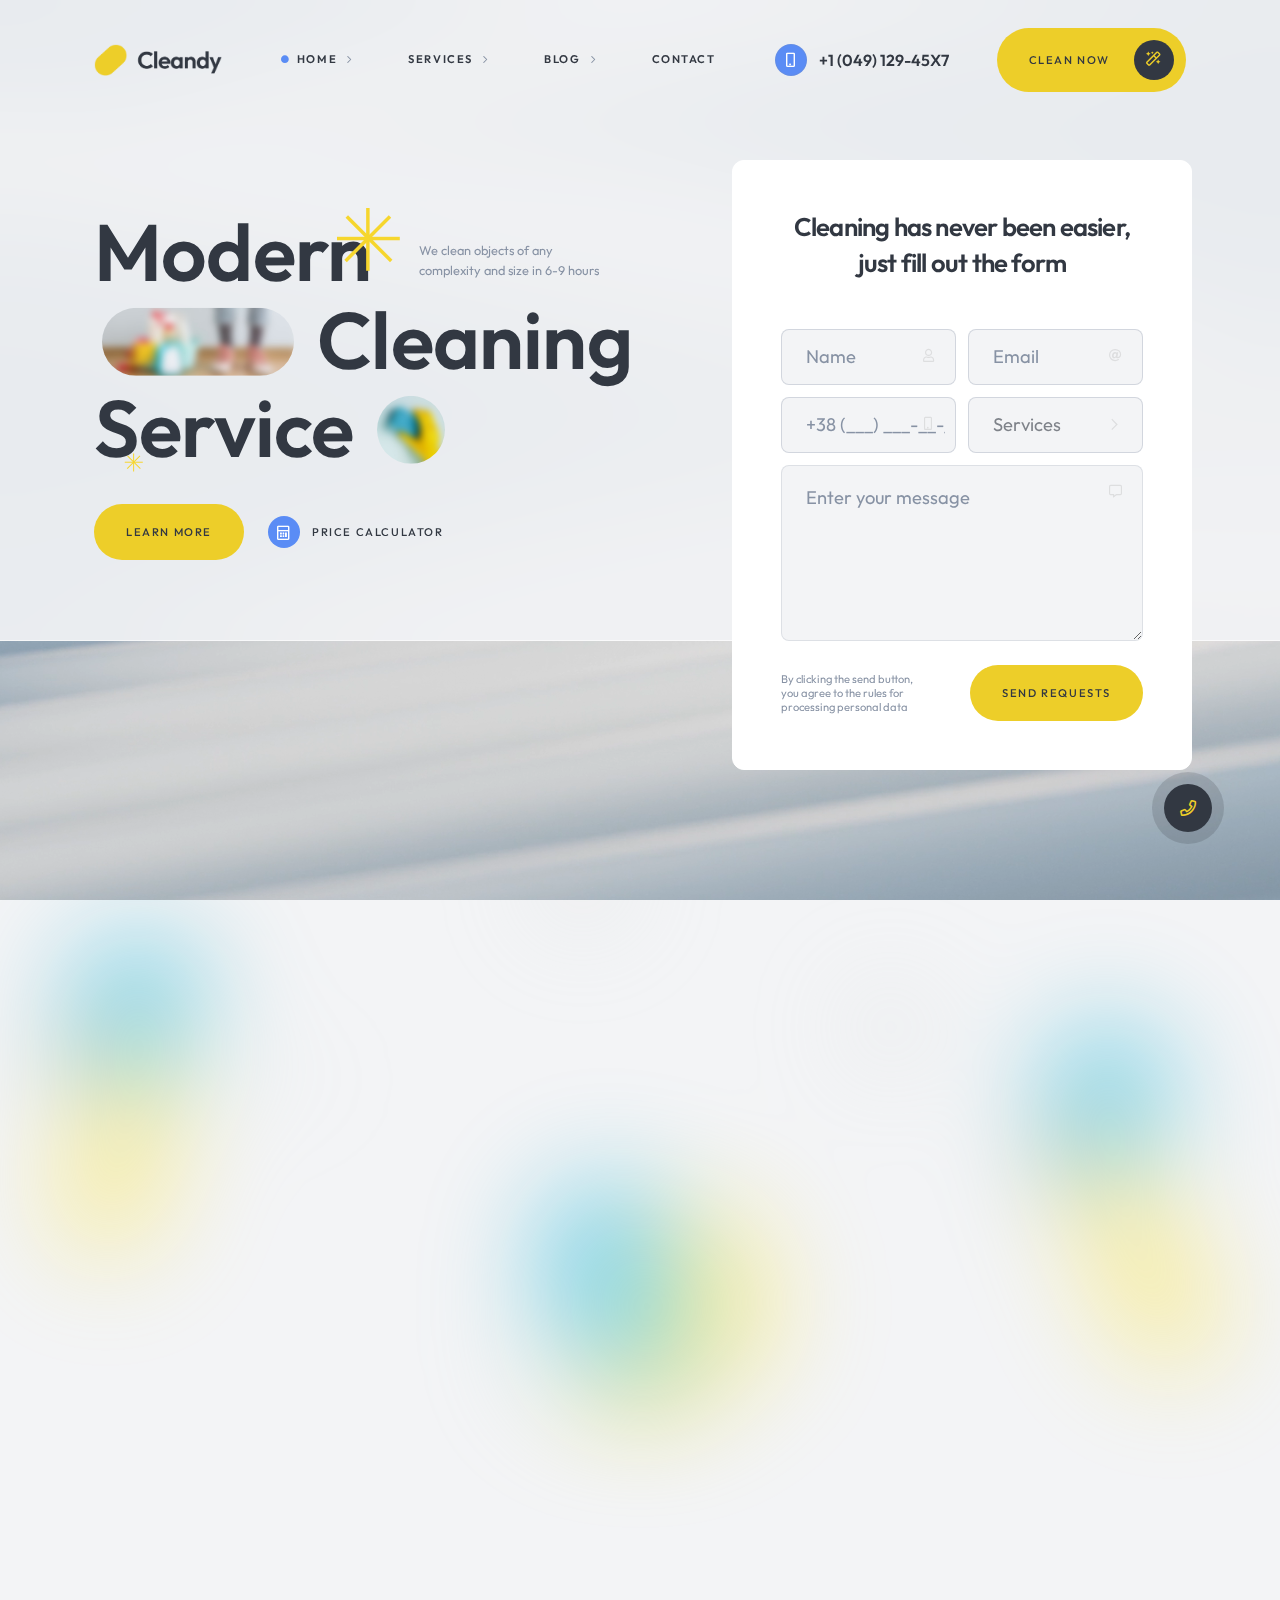
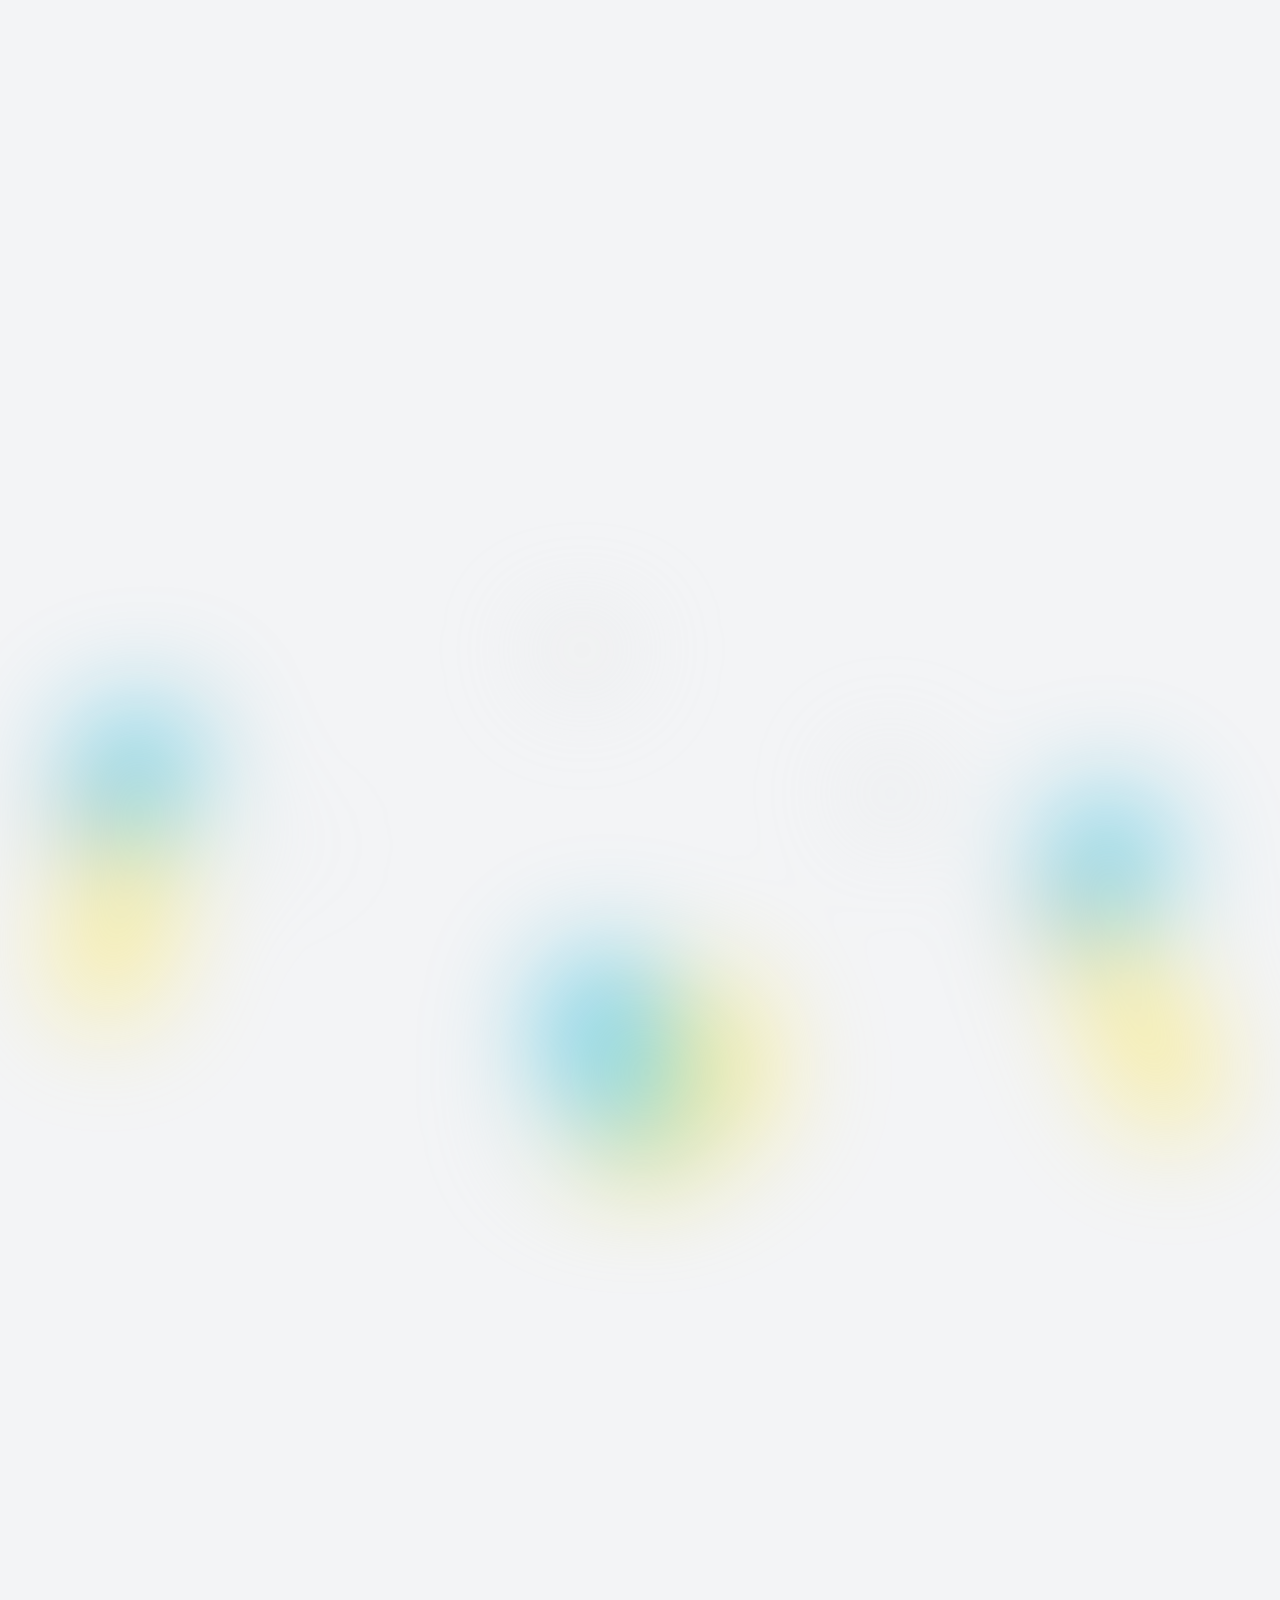
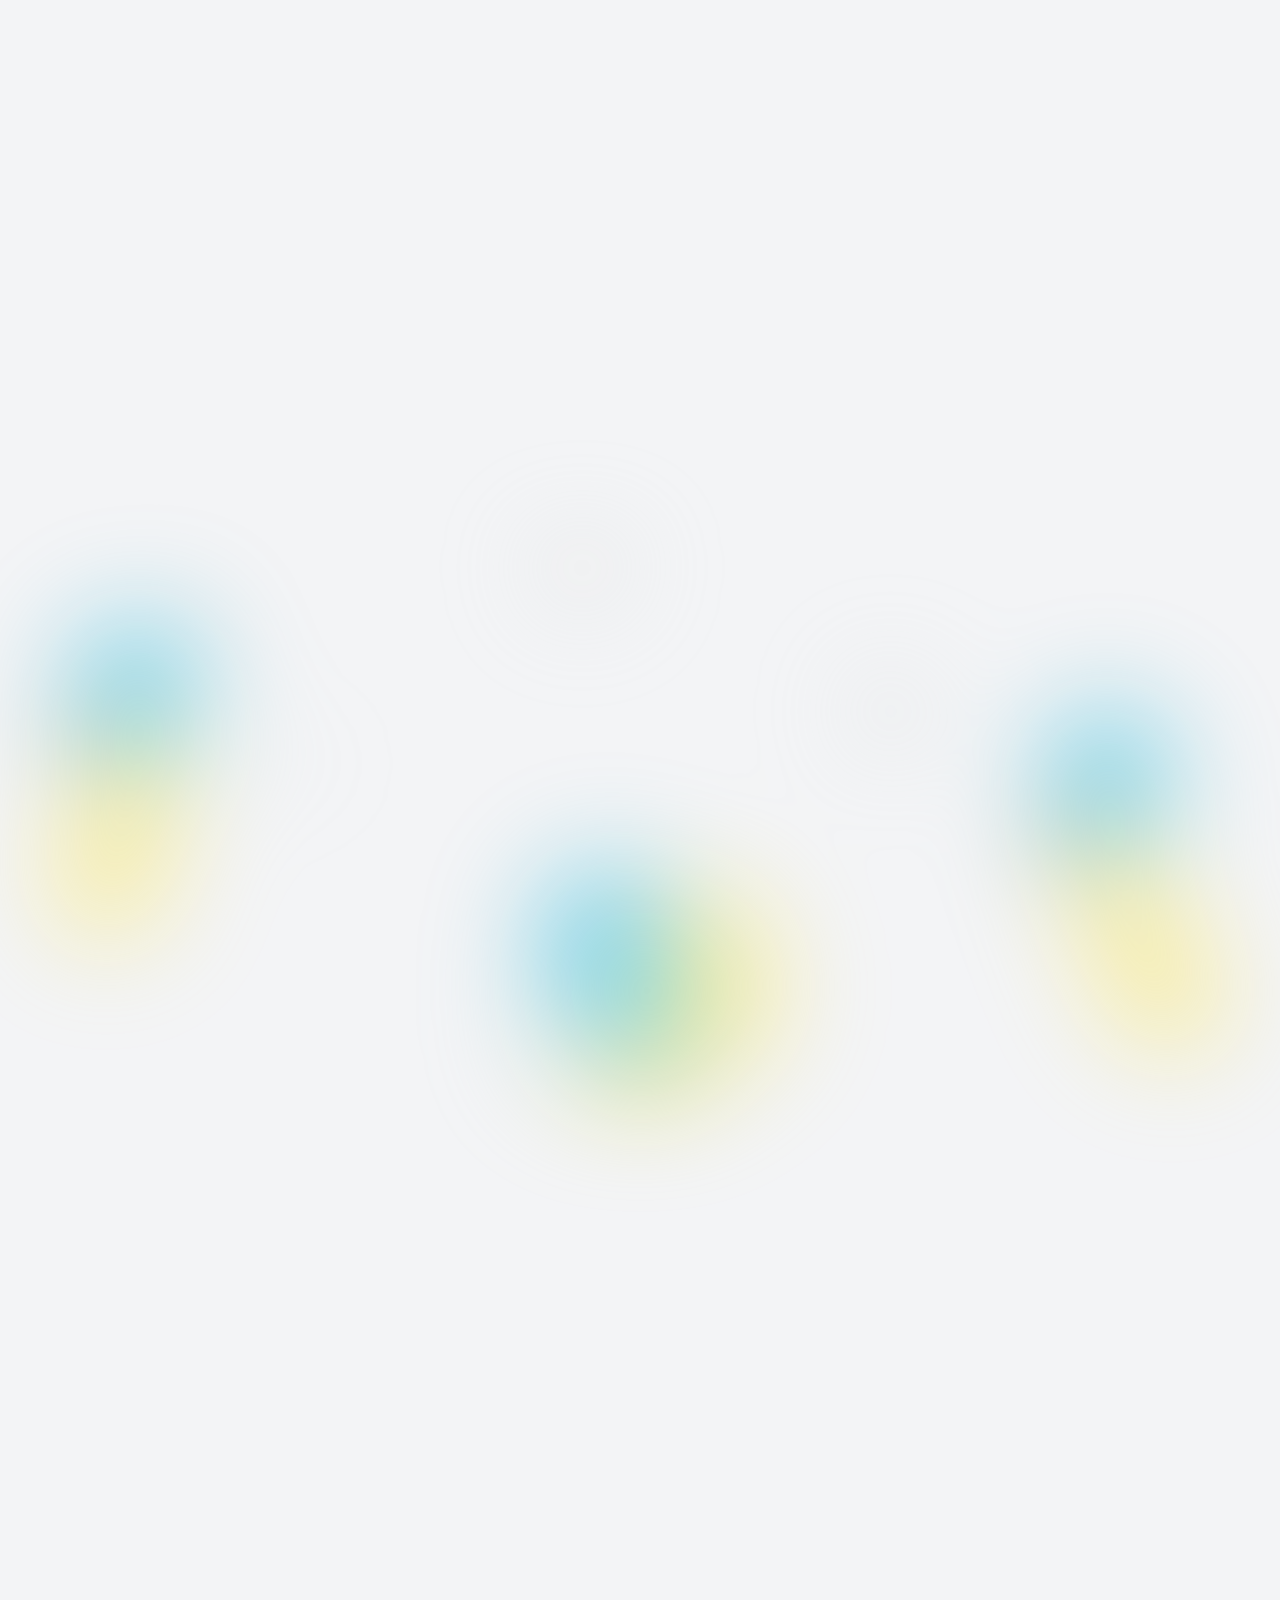
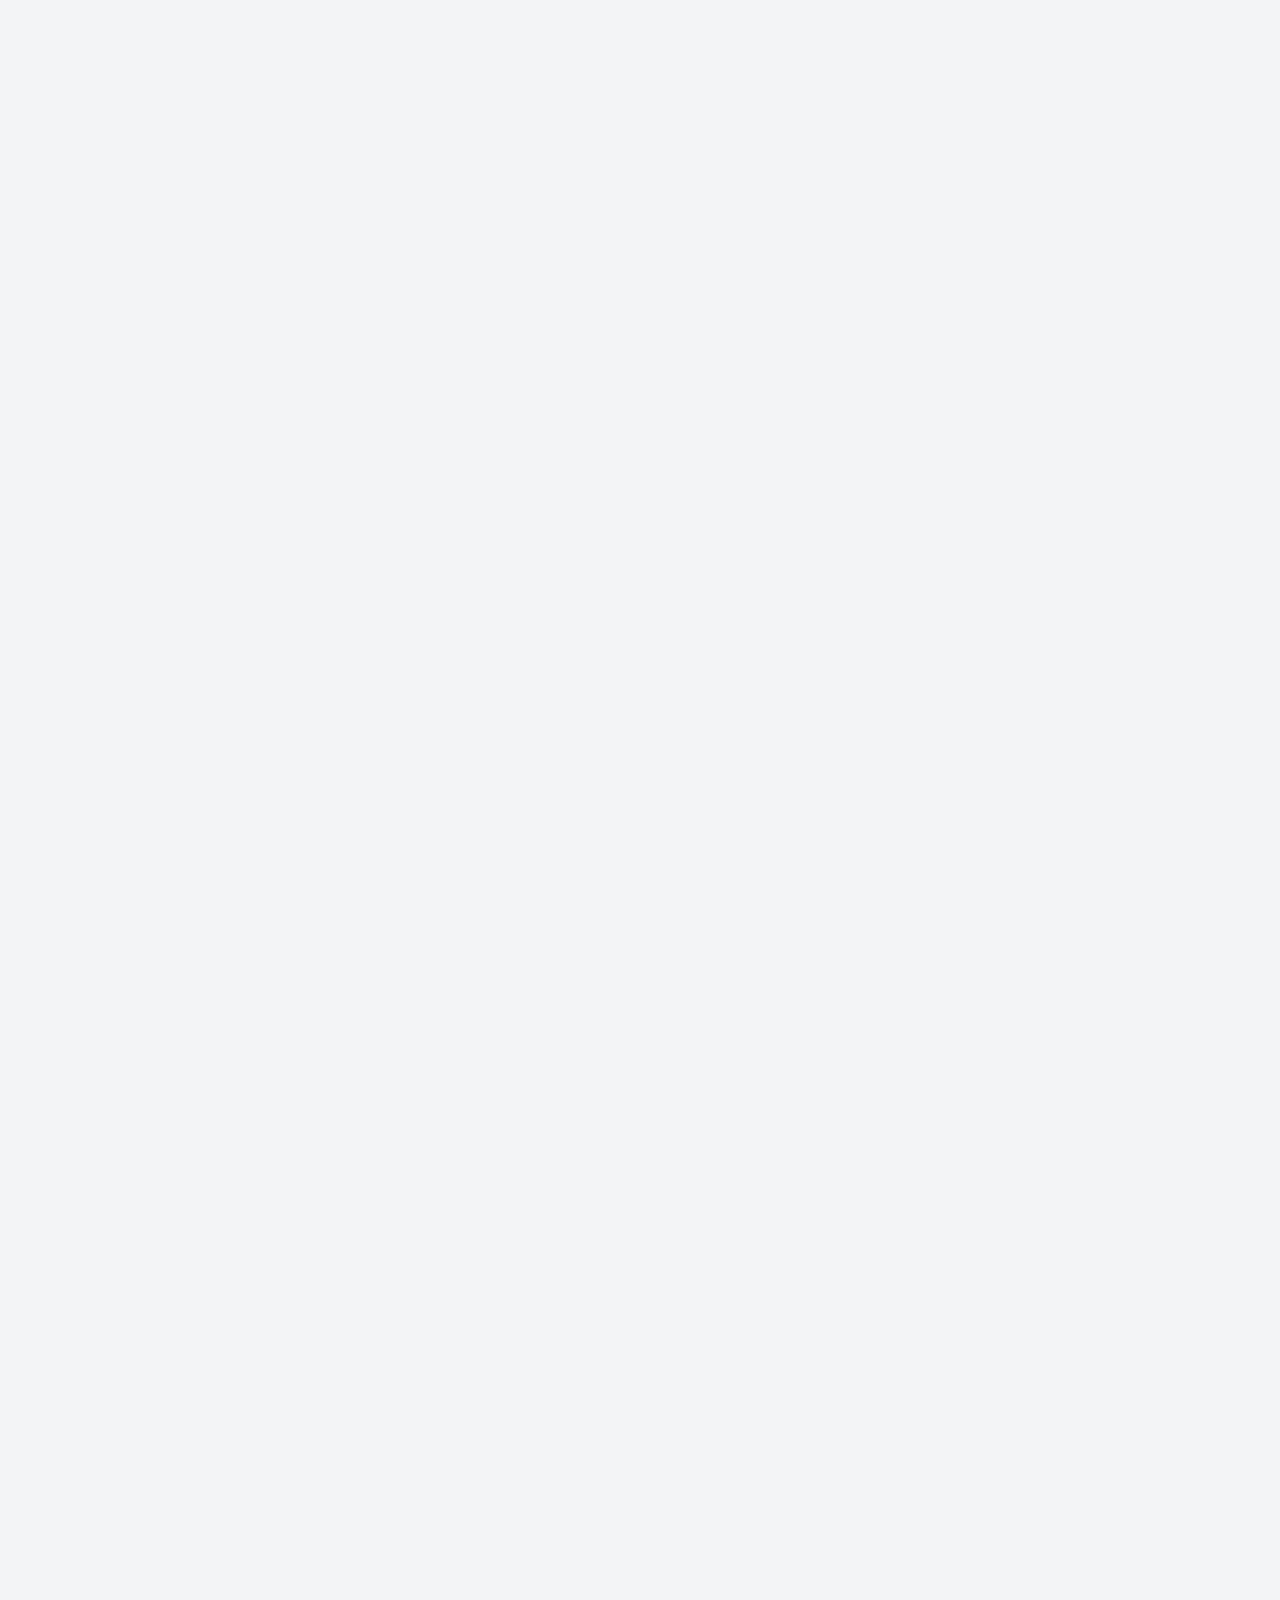
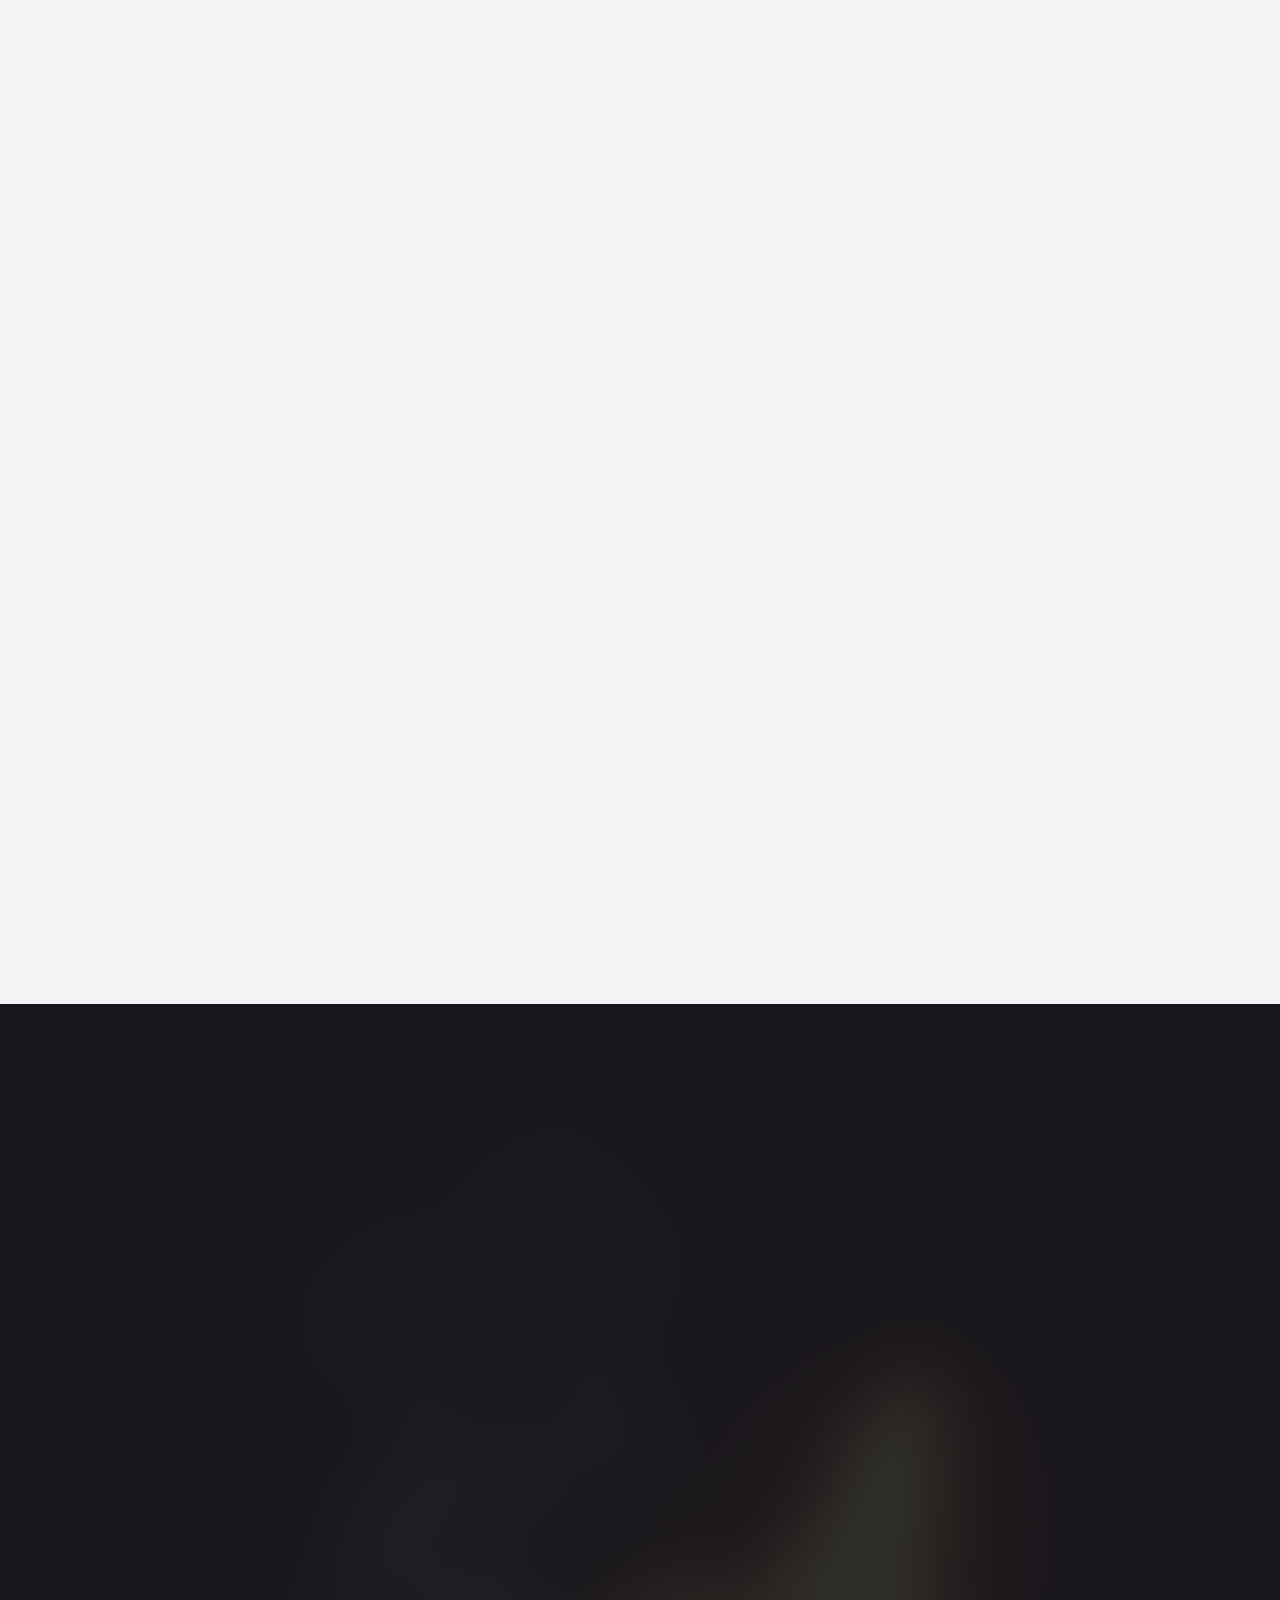
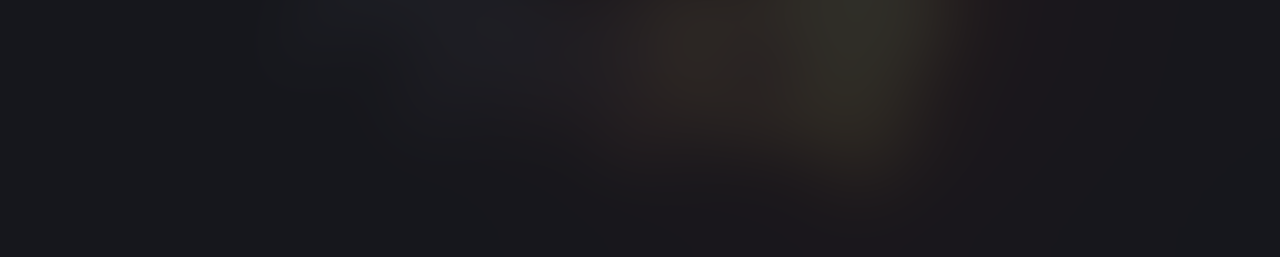
<file: home-3.html>
<!DOCTYPE html>
<html lang="zxx">

<head>

    <meta charset="UTF-8">
    <meta name="viewport" content="width=device-width, initial-scale=1.0">
    <meta http-equiv="X-UA-Compatible" content="ie=edge">
    <!-- chome mobile panel color -->
    <meta name="theme-color" content="#EDCE29">
    <!-- favicon -->
    <link rel="shortcut icon" href="img/ui/favicon.png" type="image/x-icon">

    <!-- bootstrap grid css -->
    <link rel="stylesheet" href="css/plugins/bootstrap-grid.css">
    <!-- swiper css -->
    <link rel="stylesheet" href="css/plugins/swiper.css">
    <!-- fancybox css -->
    <link rel="stylesheet" href="css/plugins/fancybox.css">
    <!-- font awesome css -->
    <link rel="stylesheet" href="css/plugins/fontawesome.css">
    <!-- main css -->
    <link rel="stylesheet" href="css/style.css">
    <!-- page title -->
    <title>Cleandy</title>

</head>

<body>

    <!-- page wrapper -->
    <div class="mil-page-wrapper">

        <!-- static content -->
        <div class="mil-preloader-frame">
            <div class="mil-preloader-content">
                <img src="img/ui/logo.png" alt="logo">
                <div class="mil-preloader">
                    <div class="mil-preload-line"></div>
                </div>
                <div class="mil-fs-18 mil-pre-text mil-m-1 mil-fw-600">loading: <span class="mil-percent">00</span> %</div>
            </div>
        </div>
        <div class="mil-top-panel">
            <div class="container">
                <div class="mil-tp-content">
                    <div class="mil-left">
                        <a href="#top" class="mil-logo mil-hover-bri-105" style="width: 16rem">
                            <img src="img/ui/logo.png" alt="logo">
                            <img src="img/ui/logo-light.png" alt="logo" class="mil-light">
                        </a>
                    </div>
                    <nav class="mil-main-menu">
                        <ul id="swupMenu" class="mil-menu-transition mil-aic mil-m-4">
                            <li class="mil-has-children mil-current">
                                <a href="">Home</a>
                                <ul>
                                    <li>
                                        <a href="home-1.html">Home type 1</a>
                                    </li>
                                    <li>
                                        <a href="home-2.html">Home type 2</a>
                                    </li>
                                    <li>
                                        <a href="home-3.html">Home type 3</a>
                                    </li>
                                    <li>
                                        <a href="home-4.html">Home type 4</a>
                                    </li>
                                    <li>
                                        <a href="home-5.html">Home type 5</a>
                                    </li>
                                </ul>
                            </li>
                            <li class="mil-has-children">
                                <a href="">Services</a>
                                <ul>
                                    <li>
                                        <a href="services.html">Services</a>
                                    </li>
                                    <li>
                                        <a href="service-1.html">Single service type 1</a>
                                    </li>
                                    <li>
                                        <a href="service-2.html">Single service type 2</a>
                                    </li>
                                    <li>
                                        <a href="subscription.html">Subscription</a>
                                    </li>
                                    <li>
                                        <a href="calculator.html">Price Calculator</a>
                                    </li>
                                </ul>
                            </li>
                            <li class="mil-has-children">
                                <a href="">Blog</a>
                                <ul>
                                    <li>
                                        <a href="blog.html">Blog list</a>
                                    </li>
                                    <li>
                                        <a href="publication.html">Publication</a>
                                    </li>
                                </ul>
                            </li>
                            <li>
                                <a href="contact.html">Contact</a>
                            </li>
                        </ul>
                    </nav>
                    <div class="mil-right mil-jce">
                        <div class="mil-tp-phone mil-aic mil-mr-60 mil-sm-mr-15">
                            <i class="far fa-mobile mil-icon mil-sm mil-bg-a-2 mil-m-4 mil-mr-15 mil-sm-hidden" style="padding-top: .2rem"></i>
                            <a href="tel:+380123456789" class="mil-fw-600" data-no-swup>+1 (049) 129-45X7</a>
                        </div>
                        <a href="contact.html" class="mil-btn mil-lg mil-bg-a-1 mil-br-xl mil-hover-bri-105 mil-icon-btn mil-hover-scale mil-md-hidden"><span>Clean now</span><i class="far fa-magic mil-bg-m-1 mil-a-1"></i></a>
                        <div class="mil-menu-btn">
                            <span></span>
                        </div>
                    </div>
                </div>
            </div>
        </div>
        <div class="mil-right-buttons-frame">
            <div class="mil-order-call-window">
                <div class="mil-ocw-content">
                    <div class="row mil-aic">
                        <div class="col-lg-7">
                            <form>
                                <h4 class="mil-fs-28 mil-mb-30">Leave your number, <br>and we'll call you back</h4>
                                <div class="mil-input-frame mil-mb-15">
                                    <input type="text" id="user-name-2" name="user-name" placeholder="Name" class="mil-br-md mil-bg-m-3" autocomplete="name">
                                    <i class="far fa-user mil-a-2"></i>
                                </div>
                                <div class="mil-input-frame mil-mb-30">
                                    <input type="tel" id="user-phone-2" name="user-tel" class="mil-phone-input mil-br-md mil-bg-m-3" placeholder="+38 (___) ___-__-__" autocomplete="tel">
                                    <i class="far fa-mobile mil-a-2"></i>
                                </div>
                                <button class="mil-btn mil-bg-a-1 mil-icon-btn mil-br-xl mil-hover-bri-105 mil-hover-scale" type="submit">Order a call<i class="far fa-arrow-right mil-bg-m-1 mil-a-1"></i></button>
                            </form>
                        </div>
                        <div class="col-lg-5">
                            <img src="img/ui/cc.jpg" alt="callcenter" class="mil-ocw-img mil-br-sm">
                        </div>
                    </div>
                </div>
            </div>
            <div class="mil-right-buttons">
                <a href="#top" class="mil-side-btn mil-back-to-top mil-hover-bri-120">
                    <i class="far fa-arrow-up mil-a-1"></i>
                </a>
                <button class="mil-side-btn mil-open-window mil-hover-bri-120"></button>
            </div>
        </div>
        <div class="mil-discount-popup">
            <div class="mil-popup-window">
                <div class="mil-envelope-top">
                    <i class="fal fa-times mil-close-popup"></i>
                    <svg viewBox="0 0 555 224" fill="none" xmlns="http://www.w3.org/2000/svg">
                        <g filter="url(#filter0_d_658_621)">
                            <path d="M15 180.242C15 169.665 20.5702 159.869 29.6603 154.461L262.16 16.1269C271.613 10.5024 283.387 10.5024 292.84 16.1269L525.34 154.461C534.43 159.869 540 169.665 540 180.242V205H15V180.242Z" fill="white" />
                        </g>
                        <path d="M90 153L277.931 43L465 153" stroke="#CC4E4E" stroke-opacity="0.04" stroke-width="34" stroke-linecap="round" />
                        <defs>
                            <filter id="filter0_d_658_621" x="0" y="0.908447" width="555" height="223.092" filterUnits="userSpaceOnUse" color-interpolation-filters="sRGB">
                                <feFlood flood-opacity="0" result="BackgroundImageFix" />
                                <feColorMatrix in="SourceAlpha" type="matrix" values="0 0 0 0 0 0 0 0 0 0 0 0 0 0 0 0 0 0 127 0" result="hardAlpha" />
                                <feOffset dy="4" />
                                <feGaussianBlur stdDeviation="7.5" />
                                <feComposite in2="hardAlpha" operator="out" />
                                <feColorMatrix type="matrix" values="0 0 0 0 0 0 0 0 0 0 0 0 0 0 0 0 0 0 0.15 0" />
                                <feBlend mode="normal" in2="BackgroundImageFix" result="effect1_dropShadow_658_621" />
                                <feBlend mode="normal" in="SourceGraphic" in2="effect1_dropShadow_658_621" result="shape" />
                            </filter>
                        </defs>
                    </svg>
                    <div class="mil-discount-card">
                        <div class="mil-text-part mil-aic mil-bg-a-1">
                            <div class="mil-aic">
                                <div class="mil-dscnt-star mil-invert">
                                    <img src="img/ui/star.svg" alt="star">
                                    <div class="mil-fs-40 mil-lh-100 mil-m-3 mil-fw-700"><span>50</span>%</div>
                                </div>
                                <div>
                                    <p class="mil-m-1 mil-mb-15 mil-opacity-7">Hurry up!</p>
                                    <h3 class="mil-fs-32 mil-mb-20">Discount for the first cleaning <span class="mil-m-4">*</span></h3>
                                    <p class="mil-m-1 mil-opacity-7">Limited time offer!</p>
                                </div>
                            </div>
                        </div>
                        <div class="mil-dscnt-part">
                            <img src="img/ui/discount.svg" alt="discount">
                            <div class="mil-up-text mil-m-4"><img src="img/ui/logo-light.png" alt="logo" style="width: 11rem; height: auto; margin-left: -.5rem"></div>
                        </div>
                    </div>
                </div>
                <div class="mil-envelope-body mil-tac mil-br-lg">
                    <h4 class="mil-fs-36 mil-mb-60">🔥 Wow! That's so lucky! 🥳</h4>
                    <form>
                        <div class="row">
                            <div class="col-6 mil-mb-15">
                                <div class="mil-input-frame">
                                    <input type="text" id="user-name-3" name="user-name" placeholder="Name" class="mil-br-md mil-bg-m-3" autocomplete="name">
                                    <i class="far fa-user mil-a-2"></i>
                                </div>
                            </div>
                            <div class="col-6 mil-mb-15">
                                <div class="mil-input-frame">
                                    <input type="email" id="user-email-3" name="user-email" placeholder="Email" class="mil-br-md mil-bg-m-3" autocomplete="email">
                                    <i class="far fa-at mil-a-2"></i>
                                </div>
                            </div>
                            <div class="col-md-12 mil-mb-15">
                                <div class="mil-input-frame">
                                    <input type="tel" id="user-phone-3" name="user-tel" class="mil-phone-input mil-br-md mil-bg-m-3" placeholder="+38 (___) ___-__-__" autocomplete="tel">
                                    <i class="far fa-mobile mil-a-2"></i>
                                </div>
                            </div>
                            <div class="col-lg-12 mil-aic mil-mt-15">
                                <p class="mil-fs-14 mil-m-2 mil-tal">By clicking the send button, you agree to the rules for processing personal data</p>
                                <button class="mil-btn mil-bg-a-1 mil-icon-btn mil-br-xl mil-hover-bri-105 mil-hover-scale mil-ml-60 mil-sm-ml-30" type="submit">Get it now<i class="far fa-arrow-right mil-bg-m-1 mil-a-1"></i></button>
                            </div>
                        </div>
                    </form>
                </div>
            </div>
        </div>
        <!-- static content end -->

        <!-- dynamic content -->
        <div id="swupMain" class="transition-fade">

            <!-- hero -->
            <div class="mil-hero-2 mil-relative" id="top">
                <div class="mil-video-background mil-delay-load">
                    <video class="mil-scale-img-top" data-value-1="1" data-value-2="1.3" autoplay="autoplay" loop="loop" muted="" playsinline="" oncontextmenu="return false;" preload="auto">
                        <source src="img/hero/3.mp4">
                    </video>
                </div>
                <div class="mil-main-title mil-jcc mil-ais mil-column">
                    <div class="container">
                        <div class="row mil-jcb">
                            <div class="col-lg-6 mil-mb-f mil-mt-60 mil-md-mt-0">
                                <div class="mil-column mil-sm-aic mil-scale-img-top" data-value-1="1" data-value-2=".85">
                                    <div class="mil-aic">
                                        <div class="mil-word-frame">
                                            <svg width="89" height="89" viewBox="0 0 89 89" fill="none" xmlns="http://www.w3.org/2000/svg" class="mil-text-star" style="top: -15%;right: -15%">
                                                <rect x="42.1406" y="13.0017" width="3.46874" height="62.7841" fill="#F6D62D" />
                                                <rect x="13.0078" y="45.2607" width="3.46874" height="62.7841" transform="rotate(-90 13.0078 45.2607)" fill="#F6D62D" />
                                                <rect x="21.5859" y="22.8096" width="3.46874" height="62.7841" transform="rotate(-45 21.5859 22.8096)" fill="#F6D62D" />
                                                <rect x="22.8125" y="67.2046" width="3.46874" height="62.7841" transform="rotate(-135 22.8125 67.2046)" fill="#F6D62D" />
                                            </svg>
                                            <h1 class="mil-fs-100 mil-sm-fs-72 mil-lh-110">Modern</h1>
                                        </div>
                                        <div class="mil-fs-16 mil-m-2 mil-lh-160 mil-ml-60 mil-mt-20 mil-sm-hidden">We clean objects of any <br>complexity and size in 6-9 hours</div>
                                    </div>
                                    <div class="mil-word-frame">
                                        <h1 class="mil-fs-100 mil-sm-fs-72 mil-lh-110"><img src="img/ui/t2.jpg" alt="image" class="mil-text-image mil-long"> Cleaning</h1>
                                    </div>
                                    <div class="mil-word-frame mil-mb-40">
                                        <h1 class="mil-fs-100 mil-sm-fs-72 mil-lh-110">Service <img src="img/ui/t1.jpg" alt="image" class="mil-text-image"></h1>
                                        <svg width="89" height="89" viewBox="0 0 89 89" fill="none" xmlns="http://www.w3.org/2000/svg" class="mil-text-star mil-sm-hidden" style="width: 2vw; bottom: -40%;left: 5%;">
                                            <rect x="42.1406" y="13.0017" width="3.46874" height="62.7841" fill="#F6D62D" />
                                            <rect x="13.0078" y="45.2607" width="3.46874" height="62.7841" transform="rotate(-90 13.0078 45.2607)" fill="#F6D62D" />
                                            <rect x="21.5859" y="22.8096" width="3.46874" height="62.7841" transform="rotate(-45 21.5859 22.8096)" fill="#F6D62D" />
                                            <rect x="22.8125" y="67.2046" width="3.46874" height="62.7841" transform="rotate(-135 22.8125 67.2046)" fill="#F6D62D" />
                                        </svg>
                                    </div>
                                    <div class="mil-buttons-frame">
                                        <a href="services.html" class="mil-btn mil-bg-a-1 mil-br-xl mil-hover-bri-105 mil-hover-scale">Learn more</a>
                                        <a href="calculator.html" class="mil-link mil-m-1 mil-reverse">Price Calculator<i class="far fa-calculator mil-bg-a-2 mil-m-4" style="padding: .2rem 0 0 .2rem"></i></a>
                                    </div>
                                </div>
                            </div>
                            <div class="col-lg-6 mil-mb-f">
                                <div class="row mil-jce">
                                    <div class="col-lg-10 mil-relative">
                                        <div class="mil-hero-form-frame mil-absolute mil-bg-m-4 mil-br-lg mil-scale-img-top mil-sm-anim-none" data-value-1="1" data-value-2=".85">
                                            <div class="mil-aic mil-column">
                                                <h3 class="mil-fs-32 mil-tac mil-lh-140 mil-mb-60">Cleaning has never been easier, <br>just fill out the form</h3>
                                            </div>
                                            <form>
                                                <div class="row">
                                                    <div class="col-6 mil-mb-15">
                                                        <div class="mil-input-frame">
                                                            <input type="text" id="user-name" name="user-name" placeholder="Name" class="mil-br-md mil-bg-m-3" autocomplete="name">
                                                            <i class="far fa-user mil-a-2"></i>
                                                        </div>
                                                    </div>
                                                    <div class="col-6 mil-mb-15">
                                                        <div class="mil-input-frame">
                                                            <input type="email" id="user-email" name="user-email" placeholder="Email" class="mil-br-md mil-bg-m-3" autocomplete="email">
                                                            <i class="far fa-at mil-a-2"></i>
                                                        </div>
                                                    </div>
                                                    <div class="col-md-6 mil-mb-15">
                                                        <div class="mil-input-frame">
                                                            <input type="tel" id="user-phone" name="user-tel" class="mil-phone-input mil-br-md mil-bg-m-3" placeholder="+38 (___) ___-__-__" autocomplete="tel">
                                                            <i class="far fa-mobile mil-a-2"></i>
                                                        </div>
                                                    </div>
                                                    <div class="col-md-6 mil-mb-15">
                                                        <div class="mil-input-frame mil-custom-select">
                                                            <div class="mil-select-button mil-br-md mil-bg-m-3 mil-m-1">
                                                                <span class="mil-selected-value">Services</span>
                                                            </div>
                                                            <ul class="mil-select-dropdown mil-br-md">
                                                                <li>
                                                                    <input type="radio" id="option1" name="select" value="Apartment cleaning">
                                                                    <label for="option1">Apartment cleaning</label>
                                                                </li>
                                                                <li>
                                                                    <input type="radio" id="option2" name="select" value="Home cleaning">
                                                                    <label for="option2">Home cleaning</label>
                                                                </li>
                                                                <li>
                                                                    <input type="radio" id="option3" name="select" value="Office cleaning">
                                                                    <label for="option3">Office cleaning</label>
                                                                </li>
                                                                <li>
                                                                    <input type="radio" id="option5" name="select" value="Window cleaning">
                                                                    <label for="option5">Window cleaning</label>
                                                                </li>
                                                                <li>
                                                                    <input type="radio" id="option6" name="select" value="Dry cleaning">
                                                                    <label for="option6">Dry cleaning</label>
                                                                </li>
                                                            </ul>
                                                            <i class="far fa-chevron-down mil-a-2"></i>
                                                        </div>
                                                    </div>
                                                    <div class="col-lg-12 mil-mb-30">
                                                        <div class="mil-input-frame mil-type-2">
                                                            <textarea id="message" name="message" placeholder="Enter your message" class="mil-br-md mil-bg-m-3" autocomplete="off"></textarea>
                                                            <i class="far fa-comment-alt mil-a-2"></i>
                                                        </div>
                                                    </div>
                                                    <div class="col-lg-12 mil-aic">
                                                        <p class="mil-fs-14 mil-m-2">By clicking the send button, you agree to the rules for processing personal data</p>
                                                        <button class="mil-btn mil-bg-a-1 mil-br-xl mil-hover-bri-105 mil-hover-scale mil-ml-60 mil-sm-ml-30" type="submit">Send requests</button>
                                                    </div>
                                                </div>
                                            </form>
                                        </div>
                                    </div>
                                </div>
                            </div>
                        </div>
                    </div>
                </div>
            </div>
            <!-- hero end -->

            <!-- services -->
            <div class="mil-p-f-15 mil-relative" id="scroll">
                <img src="img/ui/bg.png" alt="background" class="mil-bg" style="top: -10rem">
                <div class="container">
                    <div class="mil-section-title mil-mb-f mil-up">
                        <h2 class="mil-fs-36">Basic services</h2>
                        <div class="mil-dots"></div>
                        <b class="mil-fs-24">01</b>
                    </div>
                    <div class="row">
                        <div class="col-md-6 mil-mb-15 mil-up">
                            <a href="service-2.html" class="mil-service-card mil-bg-m-4 mil-br-md">
                                <div class="row">
                                    <div class="col-sm-5 mil-column mil-jcb mil-sm-mb-40">
                                        <h3 class="mil-fs-30 mil-mb-30 mil-lh-110">Apartment <br class="mil-sm-hidden">cleaning</h3>
                                        <div>
                                            <div class="mil-btn mil-sm mil-bg-m-3 mil-br-xl mil-hover-bri-105 mil-hover-scale">Learn more</div>
                                        </div>
                                    </div>
                                    <div class="col-sm-7">
                                        <ul class="mil-check-list">
                                            <li>Dust all surfaces</li>
                                            <li>Mop floors</li>
                                            <li>Clean kitchen surfaces</li>
                                            <li>Disinfect bathroom and toilet</li>
                                            <li>Take out trash</li>
                                        </ul>
                                    </div>
                                </div>
                            </a>
                        </div>
                        <div class="col-md-6 mil-mb-15 mil-up">
                            <a href="service-2.html" class="mil-service-card mil-bg-m-4 mil-br-md">
                                <div class="row">
                                    <div class="col-sm-5 mil-column mil-jcb mil-sm-mb-40">
                                        <h3 class="mil-fs-30 mil-mb-30 mil-lh-110">Home <br class="mil-sm-hidden">cleaning</h3>
                                        <div>
                                            <div class="mil-btn mil-sm mil-bg-m-3 mil-br-xl mil-hover-bri-105 mil-hover-scale">Learn more</div>
                                        </div>
                                    </div>
                                    <div class="col-sm-7">
                                        <ul class="mil-check-list">
                                            <li>Dust all surfaces</li>
                                            <li>Mop floors</li>
                                            <li>Clean kitchen surfaces</li>
                                            <li>Disinfect bathroom and toilet</li>
                                            <li>Take out trash</li>
                                        </ul>
                                    </div>
                                </div>
                            </a>
                        </div>
                        <div class="col-md-6 mil-mb-15 mil-up">
                            <a href="service-2.html" class="mil-service-card mil-bg-m-4 mil-br-md">
                                <div class="row">
                                    <div class="col-sm-5 mil-column mil-jcb mil-sm-mb-40">
                                        <h3 class="mil-fs-30 mil-mb-30 mil-lh-110">Office <br class="mil-sm-hidden">cleaning</h3>
                                        <div>
                                            <div class="mil-btn mil-sm mil-bg-m-3 mil-br-xl mil-hover-bri-105 mil-hover-scale">Learn more</div>
                                        </div>
                                    </div>
                                    <div class="col-sm-7">
                                        <ul class="mil-check-list">
                                            <li>Disinfect desks and phones</li>
                                            <li>Mop floors</li>
                                            <li>Polish glass surfaces</li>
                                            <li>Disinfect restrooms</li>
                                            <li>Take out trash</li>
                                        </ul>
                                    </div>
                                </div>
                            </a>
                        </div>
                        <div class="col-md-6 mil-mb-15 mil-up">
                            <a href="service-2.html" class="mil-service-card mil-bg-m-4 mil-br-md">
                                <div class="row">
                                    <div class="col-sm-5 mil-column mil-jcb mil-sm-mb-40">
                                        <h3 class="mil-fs-30 mil-mb-30 mil-lh-110">Specialized <br class="mil-sm-hidden">cleaning</h3>
                                        <div>
                                            <div class="mil-btn mil-sm mil-bg-m-3 mil-br-xl mil-hover-bri-105 mil-hover-scale">Learn more</div>
                                        </div>
                                    </div>
                                    <div class="col-sm-7">
                                        <ul class="mil-check-list">
                                            <li>Warehouse Cleaning</li>
                                            <li>Abandoned Property Cleaning</li>
                                            <li>Outdoor Area Cleaning</li>
                                            <li>High-Level Dusting</li>
                                            <li>Industrial Cleaning</li>
                                        </ul>
                                    </div>
                                </div>
                            </a>
                        </div>
                    </div>
                </div>
            </div>
            <!-- services end -->

            <!-- services -->
            <div class="mil-p-0-15">
                <div class="container">
                    <div class="mil-section-title mil-mb-f mil-up">
                        <h2 class="mil-fs-36">Additional services</h2>
                        <div class="mil-dots"></div>
                        <b class="mil-fs-24">02</b>
                    </div>
                    <div class="row">
                        <div class="col-sm-6 col-md-4 col-xl-3 mil-mb-15 mil-up">
                            <a href="service-1.html" class="mil-service-card mil-bg-m-4 mil-br-md">
                                <div class="mil-jcb">
                                    <img src="img/ui/icons/1.png" alt="icon" class="mil-card-icon mil-mb-30">
                                    <span class="mil-up-text mil-m-1">from $59</span>
                                </div>
                                <h3 class="mil-fs-30 mil-mb-20 mil-lh-110 mil-mb-30">Window cleaning</h3>
                                <div>
                                    <div class="mil-btn mil-sm mil-bg-m-3 mil-br-xl mil-hover-bri-105 mil-hover-scale">Learn more</div>
                                </div>
                            </a>
                        </div>
                        <div class="col-sm-6 col-md-4 col-xl-3 mil-mb-15 mil-up">
                            <a href="service-1.html" class="mil-service-card mil-bg-m-4 mil-br-md">
                                <div class="mil-jcb">
                                    <img src="img/ui/icons/2.png" alt="icon" class="mil-card-icon mil-mb-30">
                                    <span class="mil-up-text mil-m-1">from $29</span>
                                </div>
                                <h3 class="mil-fs-30 mil-mb-20 mil-lh-110 mil-mb-30">Dry cleaning</h3>
                                <div>
                                    <div class="mil-btn mil-sm mil-bg-m-3 mil-br-xl mil-hover-bri-105 mil-hover-scale">Learn more</div>
                                </div>
                            </a>
                        </div>
                        <div class="col-sm-6 col-md-4 col-xl-3 mil-mb-15 mil-up">
                            <a href="service-1.html" class="mil-service-card mil-bg-m-4 mil-br-md">
                                <div class="mil-jcb">
                                    <img src="img/ui/icons/3.png" alt="icon" class="mil-card-icon mil-mb-30">
                                    <span class="mil-up-text mil-m-1">from $219</span>
                                </div>
                                <h3 class="mil-fs-30 mil-mb-20 mil-lh-110 mil-mb-30">Post-construction</h3>
                                <div>
                                    <div class="mil-btn mil-sm mil-bg-m-3 mil-br-xl mil-hover-bri-105 mil-hover-scale">Learn more</div>
                                </div>
                            </a>
                        </div>
                        <div class="col-sm-6 col-md-4 col-xl-3 mil-mb-15 mil-up">
                            <a href="service-1.html" class="mil-service-card mil-bg-m-4 mil-br-md">
                                <div class="mil-jcb">
                                    <img src="img/ui/icons/4.png" alt="icon" class="mil-card-icon mil-mb-30">
                                    <span class="mil-up-text mil-m-1">from $99</span>
                                </div>
                                <h3 class="mil-fs-30 mil-mb-20 mil-lh-110 mil-mb-30">Pools cleaning</h3>
                                <div>
                                    <div class="mil-btn mil-sm mil-bg-m-3 mil-br-xl mil-hover-bri-105 mil-hover-scale">Learn more</div>
                                </div>
                            </a>
                        </div>
                        <div class="col-sm-6 col-md-4 col-xl-3 mil-mb-15 mil-up">
                            <a href="service-1.html" class="mil-service-card mil-bg-m-4 mil-br-md">
                                <div class="mil-jcb">
                                    <img src="img/ui/icons/5.png" alt="icon" class="mil-card-icon mil-mb-30">
                                    <span class="mil-up-text mil-m-1">from $68</span>
                                </div>
                                <h3 class="mil-fs-30 mil-mb-20 mil-lh-110 mil-mb-30">landscaping</h3>
                                <div>
                                    <div class="mil-btn mil-sm mil-bg-m-3 mil-br-xl mil-hover-bri-105 mil-hover-scale">Learn more</div>
                                </div>
                            </a>
                        </div>
                        <div class="col-sm-6 col-md-4 col-xl-3 mil-mb-15 mil-up">
                            <a href="service-1.html" class="mil-service-card mil-bg-m-4 mil-br-md">
                                <div class="mil-jcb">
                                    <img src="img/ui/icons/6.png" alt="icon" class="mil-card-icon mil-mb-30">
                                    <span class="mil-up-text mil-m-1">from $1299</span>
                                </div>
                                <h3 class="mil-fs-30 mil-mb-20 mil-lh-110 mil-mb-30">Cosmetic repairs</h3>
                                <div>
                                    <div class="mil-btn mil-sm mil-bg-m-3 mil-br-xl mil-hover-bri-105 mil-hover-scale">Learn more</div>
                                </div>
                            </a>
                        </div>
                        <div class="col-sm-6 col-md-4 col-xl-3 mil-mb-15 mil-up">
                            <a href="service-1.html" class="mil-service-card mil-bg-m-4 mil-br-md">
                                <div class="mil-jcb">
                                    <img src="img/ui/icons/7.png" alt="icon" class="mil-card-icon mil-mb-30">
                                    <span class="mil-up-text mil-m-1">from $3 🙂</span>
                                </div>
                                <h3 class="mil-fs-30 mil-mb-20 mil-lh-110 mil-mb-30">By agreement</h3>
                                <div>
                                    <div class="mil-btn mil-sm mil-bg-m-3 mil-br-xl mil-hover-bri-105 mil-hover-scale">Learn more</div>
                                </div>
                            </a>
                        </div>
                    </div>
                </div>
            </div>
            <!-- services end -->

            <!-- about -->
            <div class="mil-p-0-15 mil-relative">
                <img src="img/ui/bg.png" alt="background" class="mil-bg" style="top: -10rem">
                <div class="container">
                    <div class="mil-section-title mil-mb-f mil-up">
                        <h2 class="mil-fs-36">A little bit about us</h2>
                        <div class="mil-dots"></div>
                        <b class="mil-fs-24">03</b>
                    </div>
                    <div class="row">
                        <div class="col-md-6 col-xl-4 mil-mb-15 mil-up">
                            <div class="mil-about-box mil-br-md">
                                <img src="img/ui/a1.jpg" alt="cover" class="mil-box-cover mil-scale-img" data-value-1="1.2" data-value-2="1">
                            </div>
                        </div>
                        <div class="col-md-6 col-xl-4 mil-mb-15 mil-up">
                            <div class="mil-about-box mil-br-md mil-bg-m-1">
                                <img src="img/ui/bg-i1.png" alt="icons" class="mil-box-icons mil-opacity-05 mil-parallax-img" data-value-1="0" data-value-2="-60">
                                <div class="mil-box-content mil-column mil-jcb mil-tar">
                                    <ul class="mil-users-inline mil-dark-border mil-sm mil-jce mil-mb-20">
                                        <li><img src="img/users/1.jpg" alt="User"></li>
                                        <li><img src="img/users/2.jpg" alt="User"></li>
                                        <li><img src="img/users/3.jpg" alt="User"></li>
                                        <li><img src="img/users/4.jpg" alt="User"></li>
                                    </ul>
                                    <div>
                                        <div class="mil-fs-72 mil-fw-600 mil-m-3 mil-mb-20"><span class="mil-counter" data-number="2740">2740</span><span class="mil-a-1">+</span></div>
                                        <p class="mil-fs-20 mil-m-3 mil-opacity-4">Satisfied customers a year, <br>and this is just the beginning </p>
                                    </div>
                                </div>
                            </div>
                        </div>
                        <div class="col-md-6 col-xl-4 mil-mb-15 mil-up">
                            <div class="mil-about-box mil-br-md">
                                <img src="img/ui/a2.jpg" alt="cover" class="mil-box-cover mil-scale-img" data-value-1="1.2" data-value-2="1">
                            </div>
                        </div>
                        <div class="col-md-6 col-xl-4 mil-mb-15 mil-up">
                            <div class="mil-about-box mil-br-md mil-bg-a-2">
                                <div class="mil-box-content mil-column mil-jcb">
                                    <p class="mil-fs-38 mil-fw-600 mil-m-4"><span class="mil-counter" data-number="12">12</span> years of <br>experience in <br>cleaning.</p>
                                    <div>
                                        <p class="mil-fs-20 mil-m-3 mil-opacity-7">As many as 12 years of reliability and professionalism</p>
                                    </div>
                                    <div class="mil-bg-number mil-scale-img" data-value-1="1.2" data-value-2="1">12</div>
                                </div>
                            </div>
                        </div>
                        <div class="col-md-6 col-xl-4 mil-mb-15 mil-up mil-relative">
                            <div class="mil-about-box mil-br-md">
                                <img src="img/ui/a3.jpg" alt="cover" class="mil-box-cover mil-scale-img" data-value-1="1.2" data-value-2="1" style="object-position: bottom">
                            </div>
                            <img src="img/ui/s1.png" alt="star" class="mil-deco-star">
                        </div>
                        <div class="col-md-6 col-xl-4 mil-mb-15 mil-up">
                            <div class="mil-about-box mil-br-md mil-bg-a-1">
                                <img src="img/ui/bg-i2.png" alt="icons" class="mil-box-icons mil-scale-img" data-value-1="1.3" data-value-2="1" style="right: -2rem; top: 10%">
                                <div class="mil-box-content mil-column mil-jcb">
                                    <p class="mil-fs-38 mil-fw-600 mil-m-1">We clean with <br> the environment <br>in mind.</p>
                                    <div>
                                        <p class="mil-fs-20 mil-m-1">We use only professional <br>ecological household chemicals <br>and materials.</p>
                                    </div>
                                </div>
                            </div>
                        </div>
                    </div>
                </div>
            </div>
            <!-- about end -->

            <!-- reviews -->
            <div class="" id="reviews">
                <div class="container">
                    <div class="mil-section-title mil-mb-f mil-up">
                        <h2 class="mil-fs-36">Clients Voices</h2>
                        <div class="mil-dots"></div>
                        <b class="mil-fs-24">04</b>
                    </div>
                    <div class="mil-revi-pagination mil-up mil-mb-60"></div>
                    <div class="row mil-jcc">
                        <div class="col-lg-8 mil-relative">
                            <div class="mil-slider-nav mil-soft mil-reviews-nav mil-up">
                                <div class="mil-slider-arrow mil-prev mil-revi-prev"><i class="far fa-arrow-right"></i></div>
                                <div class="mil-slider-arrow mil-revi-next"><i class="far fa-arrow-right"></i></div>
                            </div>
                            <div class="swiper-container mil-reviews-slider mil-mb-60">
                                <div class="swiper-wrapper">
                                    <div class="swiper-slide">
                                        <div class="mil-review-frame mil-tac" data-swiper-parallax="-600" data-swiper-parallax-opacity="0" data-swiper-parallax-scale=".6">
                                            <h5 class="mil-fs-28 mil-m-1 mil-up mil-mb-15">Sarah Newman</h5>
                                            <p class="mil-m-1 mil-up-text mil-up mil-mb-40">Envato market</p>
                                            <div class="mil-fs-72 mil-a-2 mil-lh-100 mil-up" style="transform: translateX(-1rem)"><i>"</i></div>
                                            <p class="mil-fs-22 mil-m-1 mil-lh-200 mil-up">I’ve been using Cleandy for my home cleaning needs for over six months now, and I couldn’t be more satisfied. Their team is always punctual, professional, and friendly. The attention to detail is fantastic, and my apartment has never looked better. I especially love how fresh and organized everything feels after they’re done. I highly recommend Cleandy for anyone looking for reliable cleaning services!</p>
                                        </div>
                                    </div>
                                    <div class="swiper-slide">
                                        <div class="mil-review-frame mil-tac" data-swiper-parallax="-600" data-swiper-parallax-opacity="0" data-swiper-parallax-scale=".6">
                                            <h5 class="mil-fs-28 mil-m-1 mil-up mil-mb-15">Emma Trueman</h5>
                                            <p class="mil-m-1 mil-up-text mil-up mil-mb-40">Envato market</p>
                                            <div class="mil-fs-72 mil-a-2 mil-lh-100 mil-up" style="transform: translateX(-1rem)"><i>"</i></div>
                                            <p class="mil-fs-22 mil-m-1 mil-lh-200 mil-up">Cleandy provided an exceptional deep cleaning service for my office. The cleaners were thorough and left no corner untouched. It’s refreshing to see such dedication to their work, and they used high-quality, eco-friendly products, which was a big plus for us. Our office now looks spotless, and we will definitely be using Cleandy on a regular basis!</p>
                                        </div>
                                    </div>
                                    <div class="swiper-slide">
                                        <div class="mil-review-frame mil-tac" data-swiper-parallax="-600" data-swiper-parallax-opacity="0" data-swiper-parallax-scale=".6">
                                            <h5 class="mil-fs-28 mil-m-1 mil-up mil-mb-15">Paul Oldman</h5>
                                            <p class="mil-m-1 mil-up-text mil-up mil-mb-40">Envato market</p>
                                            <div class="mil-fs-72 mil-a-2 mil-lh-100 mil-up" style="transform: translateX(-1rem)"><i>"</i></div>
                                            <p class="mil-fs-22 mil-m-1 mil-lh-200 mil-up">I hired Cleandy to clean my house before hosting a big family gathering, and they exceeded all my expectations. The kitchen, bathrooms, and living areas were sparkling clean, and they even took care of some tough stains I thought would never go away. The team was efficient and friendly, making the whole experience stress-free. Highly recommend!</p>
                                        </div>
                                    </div>
                                    <div class="swiper-slide">
                                        <div class="mil-review-frame mil-tac" data-swiper-parallax="-600" data-swiper-parallax-opacity="0" data-swiper-parallax-scale=".6">
                                            <h5 class="mil-fs-28 mil-m-1 mil-up mil-mb-15">Ashley freeman</h5>
                                            <p class="mil-m-1 mil-up-text mil-up mil-mb-40">Envato market</p>
                                            <div class="mil-fs-72 mil-a-2 mil-lh-100 mil-up" style="transform: translateX(-1rem)"><i>"</i></div>
                                            <p class="mil-fs-22 mil-m-1 mil-lh-200 mil-up">Cleandy is hands down the best cleaning company I’ve ever used! They’re incredibly professional and easy to work with. The staff goes above and beyond to make sure every inch of my home is perfectly clean. Their flexible scheduling is a lifesaver, and the results speak for themselves – my house has never felt so clean and fresh. I’m so happy I found them!"</p>
                                        </div>
                                    </div>
                                    <div class="swiper-slide">
                                        <div class="mil-review-frame mil-tac" data-swiper-parallax="-600" data-swiper-parallax-opacity="0" data-swiper-parallax-scale=".6">
                                            <h5 class="mil-fs-28 mil-m-1 mil-up mil-mb-15">Andrew Oldman</h5>
                                            <p class="mil-m-1 mil-up-text mil-up mil-mb-40">Envato market</p>
                                            <div class="mil-fs-72 mil-a-2 mil-lh-100 mil-up" style="transform: translateX(-1rem)"><i>"</i></div>
                                            <p class="mil-fs-22 mil-m-1 mil-lh-200 mil-up">I’ve been using Cleandy for my home cleaning needs for over six months now, and I couldn’t be more satisfied. Their team is always punctual, professional, and friendly. The attention to detail is fantastic, and my apartment has never looked better. I especially love how fresh and organized everything feels after they’re done. I highly recommend Cleandy for anyone looking for reliable cleaning services!</p>
                                        </div>
                                    </div>
                                    <div class="swiper-slide">
                                        <div class="mil-review-frame mil-tac" data-swiper-parallax="-600" data-swiper-parallax-opacity="0" data-swiper-parallax-scale=".6">
                                            <h5 class="mil-fs-28 mil-m-1 mil-up mil-mb-15">Oscar Trueman</h5>
                                            <p class="mil-m-1 mil-up-text mil-up mil-mb-40">Envato market</p>
                                            <div class="mil-fs-72 mil-a-2 mil-lh-100 mil-up" style="transform: translateX(-1rem)"><i>"</i></div>
                                            <p class="mil-fs-22 mil-m-1 mil-lh-200 mil-up">Cleandy provided an exceptional deep cleaning service for my office. The cleaners were thorough and left no corner untouched. It’s refreshing to see such dedication to their work, and they used high-quality, eco-friendly products, which was a big plus for us. Our office now looks spotless, and we will definitely be using Cleandy on a regular basis!</p>
                                        </div>
                                    </div>
                                </div>
                            </div>
                            <div class="mil-aic mil-jcc mil-up">
                                <p class="mil-mr-15">Overall:</p>
                                <i class="fas fa-star mil-fs-20 mil-a-1 mil-mr-5"></i>
                                <i class="fas fa-star mil-fs-20 mil-a-1 mil-mr-5"></i>
                                <i class="fas fa-star mil-fs-20 mil-a-1 mil-mr-5"></i>
                                <i class="fas fa-star mil-fs-20 mil-a-1 mil-mr-5"></i>
                                <i class="fas fa-star mil-fs-20 mil-a-1 mil-mr-15"></i>
                                <p>4.9/5.0</p>
                            </div>
                        </div>
                    </div>
                </div>
            </div>
            <!-- reviews end -->

            <!-- clients -->
            <div class="mil-mt-f">
                <div class="container">
                    <div class="mil-clients mil-bg-m-4 mil-br-md mil-up">
                        <div class="row">
                            <div class="col-4 col-md mil-mb-15">
                                <div class="mil-client-logo">
                                    <img src="img/brands/1.png" alt="client">
                                </div>
                            </div>
                            <div class="col-4 col-md mil-mb-15">
                                <div class="mil-client-logo">
                                    <img src="img/brands/2.png" alt="client">
                                </div>
                            </div>
                            <div class="col-4 col-md mil-mb-15">
                                <div class="mil-client-logo">
                                    <img src="img/brands/3.png" alt="client">
                                </div>
                            </div>
                            <div class="col-4 col-md mil-mb-15">
                                <div class="mil-client-logo">
                                    <img src="img/brands/4.png" alt="client">
                                </div>
                            </div>
                            <div class="col-4 col-md mil-mb-15">
                                <div class="mil-client-logo">
                                    <img src="img/brands/5.png" alt="client">
                                </div>
                            </div>
                            <div class="col-4 col-md mil-mb-15">
                                <div class="mil-client-logo">
                                    <img src="img/brands/6.png" alt="client">
                                </div>
                            </div>
                        </div>
                    </div>
                </div>
            </div>
            <!-- clients end -->

            <!-- team -->
            <div class="mil-p-f-15 mil-relative">
                <img src="img/ui/bg.png" alt="background" class="mil-bg" style="top: -10rem">
                <div class="container">
                    <div class="mil-section-title mil-mb-f mil-up">
                        <h2 class="mil-fs-36">Meet our team</h2>
                        <div class="mil-dots"></div>
                        <b class="mil-fs-24">05</b>
                    </div>
                    <div class="row mil-mb-30">
                        <div class="col-6 col-md-4 col-lg-2 mil-mb-15 mil-up">
                            <div class="mil-team-card">
                                <img src="img/team/1.jpg" alt="Team member">
                                <div class="mil-descr">
                                    <h5 class="mil-fs-20 mil-m-4 mil-mb-15">Sarah Newman</h5>
                                    <p class="mil-m-2 mil-up-text">Founder</p>
                                </div>
                            </div>
                        </div>
                        <div class="col-6 col-md-4 col-lg-2 mil-mb-15 mil-up">
                            <div class="mil-team-card">
                                <img src="img/team/2.jpg" alt="Team member">
                                <div class="mil-descr">
                                    <h5 class="mil-fs-20 mil-m-4 mil-mb-15">Sarah Newman</h5>
                                    <p class="mil-m-2 mil-up-text">Cleaner</p>
                                </div>
                            </div>
                        </div>
                        <div class="col-6 col-md-4 col-lg-2 mil-mb-15 mil-up">
                            <div class="mil-team-card">
                                <img src="img/team/3.jpg" alt="Team member">
                                <div class="mil-descr">
                                    <h5 class="mil-fs-20 mil-m-4 mil-mb-15">Sarah Newman</h5>
                                    <p class="mil-m-2 mil-up-text">Cleaner</p>
                                </div>
                            </div>
                        </div>
                        <div class="col-6 col-md-4 col-lg-2 mil-mb-15 mil-up">
                            <div class="mil-team-card">
                                <img src="img/team/4.jpg" alt="Team member">
                                <div class="mil-descr">
                                    <h5 class="mil-fs-20 mil-m-4 mil-mb-15">Sarah Newman</h5>
                                    <p class="mil-m-2 mil-up-text">Cleaner</p>
                                </div>
                            </div>
                        </div>
                        <div class="col-6 col-md-4 col-lg-2 mil-mb-15 mil-up">
                            <div class="mil-team-card">
                                <img src="img/team/5.jpg" alt="Team member">
                                <div class="mil-descr">
                                    <h5 class="mil-fs-20 mil-m-4 mil-mb-15">Sarah Newman</h5>
                                    <p class="mil-m-2 mil-up-text">Cleaner</p>
                                </div>
                            </div>
                        </div>
                        <div class="col-6 col-md-4 col-lg-2 mil-mb-15 mil-up">
                            <div class="mil-team-card">
                                <img src="img/team/6.jpg" alt="Team member">
                                <div class="mil-descr">
                                    <h5 class="mil-fs-20 mil-m-4 mil-mb-15">Sarah Newman</h5>
                                    <p class="mil-m-2 mil-up-text">Cleaner</p>
                                </div>
                            </div>
                        </div>
                    </div>
                    <div class="row">
                        <div class="col-lg-7 mil-mb-15">
                            <div class="mil-cta mil-br-lg mil-bg-a-1 mil-aicb mil-up">
                                <div class="row mil-jcb">
                                    <div class="col-lg-6 mil-mb-15">
                                        <h5 class="mil-fs-32 mil-m-1">Highly skilled professionals are always at your service.</h5>
                                    </div>
                                    <div class="col-lg-6 mil-jce mil-md-jcs mil-mb-30">
                                        <a href="services.html" class="mil-btn mil-icon-btn mil-bg-m-1 mil-m-4 mil-br-xl mil-hover-bri-105 mil-hover-scale">Choose a service<i class="far fa-arrow-right mil-bg-a-1 mil-m-1"></i></a>
                                    </div>
                                </div>
                            </div>
                        </div>
                        <div class="col-lg-5 mil-mb-15">
                            <div class="mil-cta mil-br-lg mil-bg-m-1 mil-jcc mil-column mil-up">
                                <h5 class="mil-fs-22 mil-md-fs-32 mil-a-1 mil-mb-15 mil-md-mb-30">We accept your requests 24 hours a day, 7 days a week</h5>
                                <a href="contact.html" class="mil-link mil-m-4 mil-mb-15">Get in touch<i class="far fa-arrow-right mil-bg-a-1 mil-m-1"></i></a>
                            </div>
                        </div>
                    </div>
                    <div class="mil-hero-cards-frame mil-p-0">
                        <div class="row">
                            <div class="col-lg-7 col-xxl-4 mil-mb-15 mil-up">
                                <div class="mil-hero-users-card mil-bg-a-2 mil-br-md">
                                    <div class="mil-aic mil-mb-30">
                                        <ul class="mil-users-inline">
                                            <li><img src="img/users/1.jpg" alt="User"></li>
                                            <li><img src="img/users/2.jpg" alt="User"></li>
                                            <li><img src="img/users/3.jpg" alt="User"></li>
                                            <li><img src="img/users/4.jpg" alt="User"></li>
                                        </ul>
                                        <span class="mil-fs-32 mil-fw-700 mil-m-4 mil-ml-30">117+</span>
                                    </div>
                                    <p class="mil-fs-18 mil-m-4 mil-mr-15 mil-sm-mr-0" style="opacity: .7">More than 117+ customers have already appreciated all our advantages. Try it for yourself!</p>
                                </div>
                            </div>
                            <div class="col-lg-5 col-xxl-3 mil-mb-15 mil-up">
                                <div class="mil-hero-reviews-card mil-bg-m-4 mil-br-md">
                                    <h3 class="mil-fs-32 mil-mb-30 mil-m-1">Do you have any questions?</h3>
                                    <a href="#faq" class="mil-link mil-m-1">Yes, I do <i class="far fa-arrow-right mil-bg-a-1 mil-m-1" style="padding: .2rem 0 0 .2rem"></i></a>
                                </div>
                            </div>
                            <div class="col-lg-12 col-xxl-5 mil-mb-15 mil-up">
                                <div class="mil-discount-card mil-hover-move mil-call-popup">
                                    <div class="mil-text-part mil-aic mil-bg-a-1">
                                        <div class="mil-aic">
                                            <div class="mil-dscnt-star mil-invert">
                                                <img src="img/ui/star.svg" alt="star">
                                                <div class="mil-fs-40 mil-lh-100 mil-m-3 mil-fw-700"><span class="mil-counter" data-number="50">50</span>%</div>
                                            </div>
                                            <div>
                                                <p class="mil-m-1 mil-mb-15 mil-opacity-7">Hurry up!</p>
                                                <h3 class="mil-fs-32 mil-mb-20">Discount for the first cleaning <span class="mil-m-4">*</span></h3>
                                                <p class="mil-m-1 mil-opacity-7">Limited time offer!</p>
                                            </div>
                                        </div>
                                    </div>
                                    <div class="mil-dscnt-part">
                                        <img src="img/ui/discount.svg" alt="discount">
                                        <div class="mil-up-text mil-m-4">Get it now</div>
                                    </div>
                                </div>
                            </div>
                        </div>
                    </div>
                </div>
            </div>
            <!-- team end -->

            <!-- calculator -->
            <div>
                <div class="container mil-p-0-f">
                    <div class="mil-section-title mil-mb-f mil-up">
                        <h2 class="mil-fs-36">Price Calculator</h2>
                        <div class="mil-dots"></div>
                        <b class="mil-fs-24">06</b>
                    </div>
                    <div class="mil-calculator">
                        <form>
                            <div class="row mil-aic mil-jcb mil-mb-15">
                                <div class="col-12 col-md-3 mil-sm-mb-15">
                                    <div class="mil-input-frame mil-custom-select mil-up">
                                        <div class="mil-select-button mil-br-md mil-bg-m-4">
                                            <span class="mil-selected-value mil-fs-18 mil-fw-600 mil-m-1">Basic cleaning</span>
                                        </div>
                                        <ul class="mil-select-dropdown mil-cleaning-type mil-br-md">
                                            <li>
                                                <input type="radio" id="basic-cleaning" name="cleaning" value="90" data-apartment="90" data-house="120" data-office="140" data-industrial="180" checked>
                                                <label for="basic-cleaning">Basic cleaning</label>
                                            </li>
                                            <li>
                                                <input type="radio" id="general-cleaning" name="cleaning" value="120" data-apartment="120" data-house="150" data-office="180" data-industrial="200">
                                                <label for="general-cleaning">General cleaning</label>
                                            </li>
                                            <li>
                                                <input type="radio" id="post-construction" name="cleaning" value="150" data-apartment="150" data-house="180" data-office="210" data-industrial="240">
                                                <label for="post-construction">Post-construction</label>
                                            </li>
                                        </ul>
                                        <i class="far fa-chevron-down mil-a-2"></i>
                                    </div>
                                </div>
                                <div class="col-12 col-md-9">
                                    <div class="mil-calc-panel mil-br-md mil-jce mil-md-jcs mil-up">
                                        <div class="mil-br-md">
                                            <div class="row mil-aic">
                                                <div class="col-sm-6 mil-aic mil-mb-30">
                                                    <label class="mil-custom-radio mil-mr-30 mil-fs-18">
                                                        <input type="radio" id="property-apartment" name="property" value="apartment" checked>
                                                        <span class="mil-radio-checkmark"></span>
                                                        Apartment
                                                    </label>
                                                    <label class="mil-custom-radio mil-mr-30 mil-fs-18">
                                                        <input type="radio" id="property-house" name="property" value="house">
                                                        <span class="mil-radio-checkmark"></span>
                                                        House
                                                    </label>
                                                </div>
                                                <div class="col-sm-6 mil-aic mil-mb-30">
                                                    <label class="mil-custom-radio mil-mr-30 mil-fs-18">
                                                        <input type="radio" id="property-office" name="property" value="office">
                                                        <span class="mil-radio-checkmark"></span>
                                                        Office
                                                    </label>
                                                    <label class="mil-custom-radio mil-fs-18">
                                                        <input type="radio" id="property-industrial" name="property" value="industrial">
                                                        <span class="mil-radio-checkmark"></span>
                                                        Industrial
                                                    </label>
                                                </div>
                                            </div>
                                        </div>
                                    </div>
                                </div>
                            </div>

                            <div class="row mil-aic mil-h-100">
                                <div class="col-12 col-md-6">
                                    <div class="mil-calc-panel mil-br-md mil-mb-15 mil-up">
                                        <div class="mil-area-slider mil-aic mil-mb-30">
                                            <label for="area" class="mil-m-1 mil-fw-600 mil-mr-30 mil-fs-18">Area (m²):</label>
                                            <div class="mil-custom-range-slider">
                                                <input type="range" id="area" name="area" min="30" max="300" value="90">
                                                <div class="range-track">
                                                    <div class="range-fill"></div>
                                                </div>
                                                <div class="range-thumb"></div>
                                            </div>
                                            <span id="area-value" class="mil-value mil-m-1 mil-fw-600 mil-fs-18">90m²</span>
                                        </div>
                                    </div>
                                </div>

                                <div class="col-12 col-md-6">
                                    <div class="mil-calc-panel-2 mil-br-md mil-mb-15 mil-up">
                                        <div class="mil-rooms mil-w-100">
                                            <div class="row">
                                                <div class="col-12 col-md-6 mil-mb-15">
                                                    <div class="mil-aic mil-jcc mil-sm-jcb">
                                                        <span class="mil-m-1 mil-fw-600 mil-fs-18 mil-mr-15">Bedrooms:</span>
                                                        <div class="mil-bedrooms mil-aic">
                                                            <button type="button" class="mil-room-btn" onclick="updateRoomCount('bedrooms', -1)">−</button>
                                                            <span id="bedrooms-count" class="mil-room-count">1</span>
                                                            <button type="button" class="mil-room-btn" onclick="updateRoomCount('bedrooms', 1)">+</button>
                                                        </div>
                                                    </div>
                                                </div>
                                                <div class="col-12 col-md-6 mil-mb-15">
                                                    <div class="mil-aic mil-jcc mil-sm-jcb">
                                                        <span class="mil-m-1 mil-fw-600 mil-fs-18 mil-mr-15">Bathrooms:</span>
                                                        <div class="mil-bathrooms mil-aic">
                                                            <button type="button" class="mil-room-btn" onclick="updateRoomCount('bathrooms', -1)">−</button>
                                                            <span id="bathrooms-count" class="mil-room-count">1</span>
                                                            <button type="button" class="mil-room-btn" onclick="updateRoomCount('bathrooms', 1)">+</button>
                                                        </div>
                                                    </div>
                                                </div>
                                            </div>
                                        </div>
                                    </div>
                                </div>
                            </div>

                            <div class="mil-additional-services">
                                <div class="row">
                                    <div class="col-12 col-sm-6 col-md-4 col-lg-3 mil-mb-15 mil-up">
                                        <label for="cb1" class="mil-service mil-custom-checkbox mil-m-1 mil-fw-600 mil-already-included">
                                            <input type="checkbox" id="cb1" name="additional-service" value="15" class="mil-additional-service" checked>
                                            <span class="mil-service-name mil-fs-18">Floor washing</span>
                                            <span class="mil-checkbox-checkmark"></span>
                                        </label>
                                    </div>
                                    <div class="col-12 col-sm-6 col-md-4 col-lg-3 mil-mb-15 mil-up">
                                        <label for="cb2" class="mil-service mil-custom-checkbox mil-m-1 mil-fw-600 mil-already-included">
                                            <input type="checkbox" id="cb2" name="additional-service" value="30" class="mil-additional-service" checked>
                                            <span class="mil-service-name mil-fs-18">Vacuuming the floor</span>
                                            <span class="mil-checkbox-checkmark"></span>
                                        </label>
                                    </div>
                                    <div class="col-12 col-sm-6 col-md-4 col-lg-3 mil-mb-15 mil-up">
                                        <label for="cb3" class="mil-service mil-custom-checkbox mil-m-1 mil-fw-600">
                                            <input type="checkbox" id="cb3" name="additional-service" value="25" class="mil-additional-service">
                                            <span class="mil-service-name mil-fs-18">Dusting Surfaces</span>
                                            <span class="mil-checkbox-checkmark"></span>
                                        </label>
                                    </div>
                                    <div class="col-12 col-sm-6 col-md-4 col-lg-3 mil-mb-15 mil-up">
                                        <label for="cb4" class="mil-service mil-custom-checkbox mil-m-1 mil-fw-600">
                                            <input type="checkbox" id="cb4" name="additional-service" value="20" class="mil-additional-service">
                                            <span class="mil-service-name mil-fs-18">Limescale removal from plumbing</span>
                                            <span class="mil-checkbox-checkmark"></span>
                                        </label>
                                    </div>
                                    <div class="col-12 col-sm-6 col-md-4 col-lg-3 mil-mb-15 mil-up">
                                        <label for="cb5" class="mil-service mil-custom-checkbox mil-m-1 mil-fw-600">
                                            <input type="checkbox" id="cb5" name="additional-service" value="15" class="mil-additional-service">
                                            <span class="mil-service-name mil-fs-18">Cleaning the refrigerator</span>
                                            <span class="mil-checkbox-checkmark"></span>
                                        </label>
                                    </div>
                                    <div class="col-12 col-sm-6 col-md-4 col-lg-3 mil-mb-15 mil-up">
                                        <label for="cb6" class="mil-service mil-custom-checkbox mil-m-1 mil-fw-600 mil-unavailable">
                                            <input type="checkbox" id="cb6" name="additional-service" value="60" class="mil-additional-service">
                                            <span class="mil-service-name mil-fs-18">Window cleaning</span>
                                            <span class="mil-checkbox-checkmark"></span>
                                        </label>
                                    </div>
                                    <div class="col-12 col-sm-6 col-md-4 col-lg-3 mil-mb-15 mil-up">
                                        <label for="cb7" class="mil-service mil-custom-checkbox mil-m-1 mil-fw-600">
                                            <input type="checkbox" id="cb7" name="additional-service" value="30" class="mil-additional-service">
                                            <span class="mil-service-name mil-fs-18">Dishwashing</span>
                                            <span class="mil-checkbox-checkmark"></span>
                                        </label>
                                    </div>
                                    <div class="col-12 col-sm-6 col-md-4 col-lg-3 mil-mb-15 mil-up">
                                        <label for="cb8" class="mil-service mil-custom-checkbox mil-m-1 mil-fw-600">
                                            <input type="checkbox" id="cb8" name="additional-service" value="25" class="mil-additional-service">
                                            <span class="mil-service-name mil-fs-18">Cleaning the hood</span>
                                            <span class="mil-checkbox-checkmark"></span>
                                        </label>
                                    </div>
                                    <div class="col-12 col-sm-6 col-md-4 col-lg-3 mil-mb-15 mil-up">
                                        <label for="cb9" class="mil-service mil-custom-checkbox mil-m-1 mil-fw-600">
                                            <input type="checkbox" id="cb9" name="additional-service" value="20" class="mil-additional-service">
                                            <span class="mil-service-name mil-fs-18">Oven cleaning</span>
                                            <span class="mil-checkbox-checkmark"></span>
                                        </label>
                                    </div>
                                    <div class="col-12 col-sm-6 col-md-4 col-lg-3 mil-mb-15 mil-up">
                                        <label for="cb10" class="mil-service mil-custom-checkbox mil-m-1 mil-fw-600">
                                            <input type="checkbox" id="cb10" name="additional-service" value="15" class="mil-additional-service">
                                            <span class="mil-service-name mil-fs-18">Cleaning kitchen cabinets</span>
                                            <span class="mil-checkbox-checkmark"></span>
                                        </label>
                                    </div>
                                    <div class="col-12 col-sm-6 col-md-4 col-lg-3 mil-mb-15 mil-up">
                                        <label for="cb11" class="mil-service mil-custom-checkbox mil-m-1 mil-fw-600">
                                            <input type="checkbox" id="cb11" name="additional-service" value="30" class="mil-additional-service">
                                            <span class="mil-service-name mil-fs-18">Microwave oven</span>
                                            <span class="mil-checkbox-checkmark"></span>
                                        </label>
                                    </div>
                                    <div class="col-12 col-sm-6 col-md-4 col-lg-3 mil-mb-15 mil-up">
                                        <label for="cb12" class="mil-service mil-custom-checkbox mil-m-1 mil-fw-600">
                                            <input type="checkbox" id="cb12" name="additional-service" value="25" class="mil-additional-service">
                                            <span class="mil-service-name mil-fs-18">Wall tiles</span>
                                            <span class="mil-checkbox-checkmark"></span>
                                        </label>
                                    </div>
                                    <div class="col-12 col-sm-6 col-md-4 col-lg-3 mil-mb-15 mil-up">
                                        <label for="cb13" class="mil-service mil-custom-checkbox mil-m-1 mil-fw-600">
                                            <input type="checkbox" id="cb13" name="additional-service" value="20" class="mil-additional-service">
                                            <span class="mil-service-name mil-fs-18">Cleaning light fixtures</span>
                                            <span class="mil-checkbox-checkmark"></span>
                                        </label>
                                    </div>
                                    <div class="col-12 col-sm-6 col-md-4 col-lg-3 mil-mb-15 mil-up">
                                        <label for="cb14" class="mil-service mil-custom-checkbox mil-m-1 mil-fw-600">
                                            <input type="checkbox" id="cb14" name="additional-service" value="20" class="mil-additional-service">
                                            <span class="mil-service-name mil-fs-18">Folding clothes</span>
                                            <span class="mil-checkbox-checkmark"></span>
                                        </label>
                                    </div>
                                    <div class="col-12 col-sm-6 col-md-4 col-lg-3 mil-mb-15 mil-up">
                                        <label for="cb15" class="mil-service mil-custom-checkbox mil-m-1 mil-fw-600">
                                            <input type="checkbox" id="cb15" name="additional-service" value="10" class="mil-additional-service">
                                            <span class="mil-service-name mil-fs-18">Limescale removal from shower</span>
                                            <span class="mil-checkbox-checkmark"></span>
                                        </label>
                                    </div>
                                    <div class="col-12 col-sm-6 col-md-4 col-lg-3 mil-mb-15 mil-up">
                                        <label for="cb16" class="mil-service mil-custom-checkbox mil-m-1 mil-fw-600">
                                            <input type="checkbox" id="cb16" name="additional-service" value="20" class="mil-additional-service">
                                            <span class="mil-service-name mil-fs-18">Polishing wooden surfaces</span>
                                            <span class="mil-checkbox-checkmark"></span>
                                        </label>
                                    </div>
                                </div>
                            </div>

                            <div class="mil-total-price mil-bg-m-4 mil-br-md mil-up">
                                <div class="row mil-jcb mil-aic">
                                    <div class="col-12 col-md-5 mil-mb-30">
                                        <div class="mil-jcs mil-ais">
                                            <i class="fal fa-info-circle mil-bg-a-1 mil-br-f mil-m-1 mil-mr-15" style="padding: .5rem"></i>
                                            <p>The price is indicative only. For a more detailed discussion of all the services you need, use the <a href="contact.html" class="mil-text-link mil-a-2">contact form</a> or request a <a href="contact.html" class="mil-text-link mil-a-2">call back</a></p>
                                        </div>
                                    </div>
                                    <div class="col-12 col-md-6 mil-jce mil-sm-jcs mil-mb-30">
                                        <div class="mil-tp-frame">
                                            <span class="mil-price-number mil-m-1 mil-fs-18 mil-fw-600">Total price: &nbsp;&nbsp;$ <span id="total-price" class="mil-fs-36">90</span></span>
                                            <button type="submit" class="mil-btn mil-br-xl mil-bg-a-2 mil-m-4 mil-hover-bri-110 mil-icon-btn">Order Services<i class="far fa-broom mil-bg-m-4 mil-a-2"></i></button>
                                        </div>
                                    </div>
                                </div>
                            </div>
                        </form>
                    </div>
                </div>
            </div>

            <!-- calculator end -->

            <!-- faq -->
            <div class="mil-p-0-30" id="faq">
                <div class="container">
                    <div class="mil-section-title mil-mb-f mil-up">
                        <h2 class="mil-fs-36">FAQ</h2>
                        <div class="mil-dots"></div>
                        <b class="mil-fs-24">07</b>
                    </div>
                    <div class="row mil-mb-60">
                        <div class="col-lg-6">
                            <div class="mil-mb-15 mil-up">
                                <button class="mil-accordion mil-fw-600 mil-fs-20">What cleaning services do you offer?<span class="mil-icon mil-sm mil-bg-m-3">+</span></button>
                                <div class="mil-panel">
                                    <p class="mil-lh-160 mil-fs-18">We offer a wide range of services, including residential cleaning, office cleaning, deep cleaning, move-in/move-out cleaning, and specialized cleaning such as carpet and upholstery cleaning.</p>
                                </div>
                            </div>
                            <div class="mil-mb-15 mil-up">
                                <button class="mil-accordion mil-fw-600 mil-fs-20">Do you use eco-friendly cleaning products?<span class="mil-icon mil-sm mil-bg-m-3">+</span></button>
                                <div class="mil-panel">
                                    <p class="mil-lh-160 mil-fs-18">Yes, we prioritize the health and safety of our clients and the environment. We offer eco-friendly cleaning solutions that are safe for children, pets, and people with allergies.</p>
                                </div>
                            </div>
                            <div class="mil-mb-15 mil-up">
                                <button class="mil-accordion mil-fw-600 mil-fs-20">How do I schedule a cleaning service?<span class="mil-icon mil-sm mil-bg-m-3">+</span></button>
                                <div class="mil-panel">
                                    <p class="mil-lh-160 mil-fs-18">You can easily schedule a cleaning service through our website or by giving us a call. Just choose your preferred date and time, and we'll handle the rest!</p>
                                </div>
                            </div>
                            <div class="mil-mb-15 mil-up">
                                <button class="mil-accordion mil-fw-600 mil-fs-20">Do I need to be home during the cleaning?<span class="mil-icon mil-sm mil-bg-m-3">+</span></button>
                                <div class="mil-panel">
                                    <p class="mil-lh-160 mil-fs-18">It’s entirely up to you! Some of our clients prefer to be home, while others provide us with access instructions. Rest assured, our cleaners are trustworthy and professional.</p>
                                </div>
                            </div>
                            <div class="mil-mb-15 mil-up">
                                <button class="mil-accordion mil-fw-600 mil-fs-20">What should I do before the cleaners arrive?<span class="mil-icon mil-sm mil-bg-m-3">+</span></button>
                                <div class="mil-panel">
                                    <p class="mil-lh-160 mil-fs-18">We recommend tidying up personal items and valuables before the cleaners arrive. This helps us focus on the cleaning tasks more efficiently.</p>
                                </div>
                            </div>
                        </div>
                        <div class="col-lg-6">
                            <div class="mil-mb-15 mil-up">
                                <button class="mil-accordion mil-fw-600 mil-fs-20">Are your cleaners insured and background-checked?<span class="mil-icon mil-sm mil-bg-m-3">+</span></button>
                                <div class="mil-panel">
                                    <p class="mil-lh-160 mil-fs-18">Yes, all of our cleaners are fully insured and undergo thorough background checks to ensure your peace of mind.</p>
                                </div>
                            </div>
                            <div class="mil-mb-15 mil-up">
                                <button class="mil-accordion mil-fw-600 mil-fs-20">What happens if I’m not satisfied with the cleaning?<span class="mil-icon mil-sm mil-bg-m-3">+</span></button>
                                <div class="mil-panel">
                                    <p class="mil-lh-160 mil-fs-18">Customer satisfaction is our top priority. If you're not completely happy with the service, please contact us within 24 hours, and we'll arrange a re-cleaning free of charge.</p>
                                </div>
                            </div>
                            <div class="mil-mb-15 mil-up">
                                <button class="mil-accordion mil-fw-600 mil-fs-20">Can I customize the cleaning service to fit my needs?<span class="mil-icon mil-sm mil-bg-m-3">+</span></button>
                                <div class="mil-panel">
                                    <p class="mil-lh-160 mil-fs-18">Absolutely! We offer flexible cleaning plans that can be tailored to meet your specific needs. Whether it’s a particular area that needs extra attention or special instructions, we’ve got you covered.</p>
                                </div>
                            </div>
                            <div class="mil-mb-15 mil-up">
                                <button class="mil-accordion mil-fw-600 mil-fs-20">Do you offer discounts for regular cleaning services?<span class="mil-icon mil-sm mil-bg-m-3">+</span></button>
                                <div class="mil-panel">
                                    <p class="mil-lh-160 mil-fs-18">Yes, we offer special pricing for recurring cleaning services. Whether you need weekly, bi-weekly, or monthly cleaning, we have <a href="" class="mil-text-link mil-a-1">Packages</a> that provide great value.</p>
                                </div>
                            </div>
                        </div>
                    </div>
                    <div class="row">
                        <div class="col-lg-6 mil-mb-30 mil-up">
                            <p class="mil-lh-160 mil-fs-18">Didn't find the answer to your question? Visit our Contact page and let us help! We're here to provide the information you need. Reach out to us anytime – we'd love to assist you!</p>
                        </div>
                        <div class="col-lg-6 mil-jce mil-sm-jcs mil-mb-30 mil-up">
                            <a href="contact.html" class="mil-btn mil-bg-m-2-light mil-br-xl mil-hover-bg-a-1 mil-hover-scale mil-icon-btn">Contact us<i class="far fa-envelope mil-bg-m-4 mil-m-1"></i></a>
                        </div>
                    </div>
                </div>
            </div>
            <!-- faq end -->

            <!-- blog -->
            <div class="mil-p-0-30">
                <div class="container">
                    <div class="mil-section-title mil-mb-f mil-up">
                        <h2 class="mil-fs-36">Popular publications</h2>
                        <div class="mil-dots"></div>
                        <b class="mil-fs-24">08</b>
                    </div>
                    <div class="row mil-mb-60">
                        <div class="col-12 col-sm-6 col-md-12 col-xl-6 mil-mb-15 mil-up">
                            <a href="publication.html" class="mil-blog-card mil-type-2 mil-br-lg">
                                <div class="mil-cover">
                                    <img src="img/blog/1.jpg" alt="cover">
                                    <ul class="mil-category">
                                        <li class="mil-bg-m-1 mil-up-text mil-m-3 mil-mr-5">Office</li>
                                        <li class="mil-bg-a-2 mil-up-text mil-m-3 mil-mr-5">Dry Cleaning</li>
                                    </ul>
                                </div>
                                <div class="mil-descr">
                                    <p class="mil-mb-20"><span class="mil-date">08, 24, 2024</span> &nbsp; by &nbsp; <span class="mil-a-2">Emma Miller</span></p>
                                    <h5 class="mil-fs-24 mil-m-1 mil-mb-15 mil-lh-140">Keep your home and office clean effortlessly</h5>
                                    <p class="mil-lh-180 mil-mb-30">Whether you work from home or in a traditional office setting, keeping your space clean is key to staying productive and comfortable. Clutter and dirt can affect your mood, reduce efficiency, and even lead to stress.</p>
                                    <div class="mil-btn mil-sm mil-bg-m-3 mil-br-xl mil-hover-bri-105 mil-hover-scale">Read more</div>
                                </div>
                            </a>
                        </div>
                        <div class="col-12 col-sm-6 col-md-12 col-xl-6 mil-mb-15 mil-up">
                            <a href="publication.html" class="mil-blog-card mil-type-2 mil-br-lg">
                                <div class="mil-cover">
                                    <img src="img/blog/2.jpg" alt="cover">
                                    <ul class="mil-category">
                                        <li class="mil-bg-m-1 mil-up-text mil-m-3 mil-mr-5">Home</li>
                                        <li class="mil-bg-m-4 mil-up-text mil-m-1 mil-mr-5">Windows</li>
                                    </ul>
                                </div>
                                <div class="mil-descr">
                                    <p class="mil-mb-20"><span class="mil-date">08, 24, 2024</span> &nbsp; by &nbsp; <span class="mil-a-2">Oscar Newman</span></p>
                                    <h5 class="mil-fs-24 mil-m-1 mil-mb-15 mil-lh-140">Natural Cleaning Products: Myths and Reality</h5>
                                    <p class="mil-lh-180 mil-mb-30">The easiest way to prevent mess from piling up is by doing a little bit of cleaning every day. Instead of letting tasks accumulate until the weekend or when you have more time, take a few minutes each day to tidy up.</p>
                                    <div class="mil-btn mil-sm mil-bg-m-3 mil-br-xl mil-hover-bri-105 mil-hover-scale">Read more</div>
                                </div>
                            </a>
                        </div>
                        <div class="col-12 col-sm-6 col-md-12 col-xl-6 mil-mb-15 mil-up">
                            <a href="publication.html" class="mil-blog-card mil-type-2 mil-br-lg">
                                <div class="mil-cover">
                                    <img src="img/blog/3.jpg" alt="cover">
                                    <ul class="mil-category">
                                        <li class="mil-bg-m-1 mil-up-text mil-m-3 mil-mr-5">Apartment</li>
                                        <li class="mil-bg-a-1 mil-up-text mil-m-1 mil-mr-5">Post-construction</li>
                                    </ul>
                                </div>
                                <div class="mil-descr">
                                    <p class="mil-mb-20"><span class="mil-date">08, 24, 2024</span> &nbsp; by &nbsp; <span class="mil-a-2">Emma Miller</span></p>
                                    <h5 class="mil-fs-24 mil-m-1 mil-mb-15 mil-lh-140">Secrets to Effective Cleaning: What Everyone Should Know</h5>
                                    <p class="mil-lh-180 mil-mb-30">Whether you work from home or in a traditional office setting, keeping your space clean is key to staying productive and comfortable. Clutter and dirt can affect your mood, reduce efficiency, and even lead to stress.</p>
                                    <div class="mil-btn mil-sm mil-bg-m-3 mil-br-xl mil-hover-bri-105 mil-hover-scale">Read more</div>
                                </div>
                            </a>
                        </div>
                        <div class="col-12 col-sm-6 col-md-12 col-xl-6 mil-mb-15 mil-up">
                            <a href="publication.html" class="mil-blog-card mil-type-2 mil-br-lg">
                                <div class="mil-cover">
                                    <img src="img/blog/4.jpg" alt="cover">
                                    <ul class="mil-category">
                                        <li class="mil-bg-m-1 mil-up-text mil-m-3 mil-mr-5">Home</li>
                                        <li class="mil-bg-m-4 mil-up-text mil-m-1 mil-mr-5">Windows</li>
                                    </ul>
                                </div>
                                <div class="mil-descr">
                                    <p class="mil-mb-20"><span class="mil-date">08, 24, 2024</span> &nbsp; by &nbsp; <span class="mil-a-2">Oscar Newman</span></p>
                                    <h5 class="mil-fs-24 mil-m-1 mil-mb-15 mil-lh-140">Natural Cleaning Products: Myths and Reality</h5>
                                    <p class="mil-lh-180 mil-mb-30">The easiest way to prevent mess from piling up is by doing a little bit of cleaning every day. Instead of letting tasks accumulate until the weekend or when you have more time, take a few minutes each day to tidy up.</p>
                                    <div class="mil-btn mil-sm mil-bg-m-3 mil-br-xl mil-hover-bri-105 mil-hover-scale">Read more</div>
                                </div>
                            </a>
                        </div>
                    </div>
                    <div class="row">
                        <div class="col-lg-6 mil-mb-30 mil-up">
                            <p class="mil-lh-160 mil-fs-18">Looking for more helpful tips to maintain cleanliness? Visit our blog and discover how to keep your home and office spotless with ease! Click the button and see for yourself!</p>
                        </div>
                        <div class="col-lg-6 mil-jce mil-sm-jcs mil-mb-30 mil-up">
                            <a href="blog.html" class="mil-btn mil-bg-m-2-light mil-br-xl mil-hover-bg-a-1 mil-hover-scale mil-icon-btn">All publications<i class="far fa-plus mil-bg-m-4 mil-m-1"></i></a>
                        </div>
                    </div>
                </div>
            </div>
            <!-- blog end -->

            <!-- footer -->
            <footer>
                <div class="mil-footer-bg">
                    <video class="mil-footer-bg mil-scale-img" data-value-1="1" data-value-2="1.3" autoplay="autoplay" loop="loop" muted playsinline oncontextmenu="return false;" preload="auto">
                        <source src="img/ui/footer.mp4">
                    </video>
                </div>
                <div class="mil-footer-content">
                    <div class="container">
                        <div class="row mil-p-f-60">
                            <div class="col-lg-7 col-md-6 col-sm-12 mil-mb-60">
                                <div class="row">
                                    <div class="col-8 col-md-6">
                                        <a href="#top" class="mil-logo mil-hover-bri-105 mil-mb-30 mil-up" style="width: 16rem">
                                            <img src="img/ui/logo-light.png" alt="logo" class="mil-light">
                                        </a>
                                        <p class="mil-mb-30 mil-fs-18 mil-up">Subscribe our newsletter</p>
                                        <form class="mil-subscribe mil-up">
                                            <input type="email" class="mil-bg-m-1 mil-br-xl" placeholder="Your email" id="subscribe" name="subscribe">
                                            <button type="submit" class="mil-bg-a-1"><i class="far fa-arrow-right"></i></button>
                                        </form>
                                    </div>
                                </div>
                            </div>
                            <div class="col-lg-5 col-md-6 col-sm-12 mil-mb-60">
                                <div class="row">
                                    <div class="col-6">
                                        <ul>
                                            <li class="mil-fs-24 mil-fw-600 mil-m-3 mil-hover-a-1 mil-mb-20 mil-up"><a href="home-2.html">Home</a></li>
                                            <li class="mil-fs-24 mil-fw-600 mil-m-3 mil-hover-a-1 mil-mb-20 mil-up"><a href="services.html">Services</a></li>
                                            <li class="mil-fs-24 mil-fw-600 mil-m-3 mil-hover-a-1 mil-mb-20 mil-up"><a href="calculator.html">Calculate price</a></li>
                                            <li class="mil-fs-24 mil-fw-600 mil-m-3 mil-hover-a-1 mil-mb-20 mil-up"><a href="blog.html">Blog</a></li>
                                            <li class="mil-fs-24 mil-fw-600 mil-m-3 mil-hover-a-1 mil-mb-20 mil-up"><a href="contact.html">Contact</a></li>
                                        </ul>
                                    </div>
                                    <div class="col-6">
                                        <ul>
                                            <li class="mil-up-text mil-hover-m-4 mil-mb-20 mil-up"><a href="service-1.html">Apartment</a></li>
                                            <li class="mil-up-text mil-hover-m-4 mil-mb-20 mil-up"><a href="service-2.html">Home</a></li>
                                            <li class="mil-up-text mil-hover-m-4 mil-mb-20 mil-up"><a href="service-1.html">Office</a></li>
                                            <li class="mil-up-text mil-hover-m-4 mil-mb-20 mil-up"><a href="service-2.html">Windows</a></li>
                                            <li class="mil-up-text mil-hover-m-4 mil-mb-20 mil-up"><a href="service-1.html">Pool</a></li>
                                        </ul>
                                    </div>
                                </div>
                            </div>
                        </div>
                        <div class="mil-dots mil-up"></div>
                        <div class="row mil-p-f-60 mil-sm-column-r">
                            <div class="col-lg-7 col-md-6 col-sm-12 mil-column mil-jcb mil-mb-60">
                                <ul class="mil-aic mil-mb-30 mil-up">
                                    <li class="mil-mr-20 mil-fs-20 mil-m-3">
                                        <a href="#." target="_blank" data-no-swup class="mil-hover-a-1">
                                            <i class="far fa-circle"></i>
                                        </a>
                                    </li>
                                    <li class="mil-mr-20 mil-fs-20 mil-m-3">
                                        <a href="#." target="_blank" data-no-swup class="mil-hover-a-1">
                                            <i class="far fa-circle"></i>
                                        </a>
                                    </li>
                                    <li class="mil-mr-20 mil-fs-20 mil-m-3">
                                        <a href="#." target="_blank" data-no-swup class="mil-hover-a-1">
                                            <i class="far fa-circle"></i>
                                        </a>
                                    </li>
                                    <li class="mil-fs-20 mil-m-3">
                                        <a href="#." target="_blank" data-no-swup class="mil-hover-a-1">
                                            <i class="far fa-circle"></i>
                                        </a>
                                    </li>
                                </ul>
                                <ul class="mil-aic mil-up">
                                    <li class="mil-hover-m-4 mil-mr-20">
                                        <a href="contact.html">Privacy Policy</a>
                                    </li>
                                    <li class="mil-hover-m-4 mil-mr-20">
                                        <a href="contact.html">Terms and conditions</a>
                                    </li>
                                    <li class="mil-hover-m-4 mil-mr-20">
                                        <a href="contact.html">Cookie Policy</a>
                                    </li>
                                </ul>
                            </div>
                            <div class="col-lg-5 col-md-6 col-sm-12 mil-mb-60">
                                <div class="row mil-jcb">
                                    <div class="col-6 mil-up">
                                        <h5 class="mil-fs-22 mil-fw-600 mil-m-3 mil-mb-20">Springfield</h5>
                                        <p class="mil-mb-20">71 South Los Carneros Road, <br>Goleta, California 93117</p>
                                        <p class="mil-up-text mil-a-1">+1-877-926-5184</p>
                                    </div>
                                    <div class="col-6 mil-up">
                                        <h5 class="mil-fs-22 mil-fw-600 mil-m-3 mil-mb-20">Greenville</h5>
                                        <p class="mil-mb-20">71 South Los Carneros Road, <br>Goleta, California 93117</p>
                                        <p class="mil-up-text mil-a-1">+31 174 705 811</p>
                                    </div>
                                </div>
                            </div>
                        </div>
                        <div class="mil-dots mil-up"></div>
                        <div class="mil-footer-bottom mil-aic mil-jcb mil-up">
                            <p>© Copyright 2023 - Mil. All Rights Reserved.</p>
                            <p>Author: <a href="https://themeforest.net/user/millerdigitaldesign/portfolio" target="_blank" data-no-swup class="mil-text-link mil-a-1">Nazar Miller</a></p>
                        </div>
                    </div>
                </div>
            </footer>
            <!-- footer end -->

        </div>
        <!-- dynamic content end -->

    </div>
    <!-- page wrapper end -->

    <!-- swup js -->
    <script src=" js/plugins/swup.min.js"></script>
    <!-- swup body class plugin -->
    <script src="js/plugins/SwupBodyClassPlugin.min.js"></script>
    <!-- gsap js -->
    <script src="js/plugins/gsap.js"></script>
    <!-- scroll trigger js -->
    <script src="js/plugins/scroll-trigger.js"></script>
    <!-- lenis js -->
    <script src="js/plugins/lenis.js"></script>
    <!-- cleave js -->
    <script src="js/plugins/cleave.js"></script>
    <!-- swiper js -->
    <script src="js/plugins/swiper.min.js"></script>
    <!-- fancybox js -->
    <script src="js/plugins/fancybox.js"></script>
    <!-- calculator js -->
    <script src="js/plugins/calculator.js"></script>
    <!-- main js -->
    <script src="js/main.js"></script>


</body>
</file>
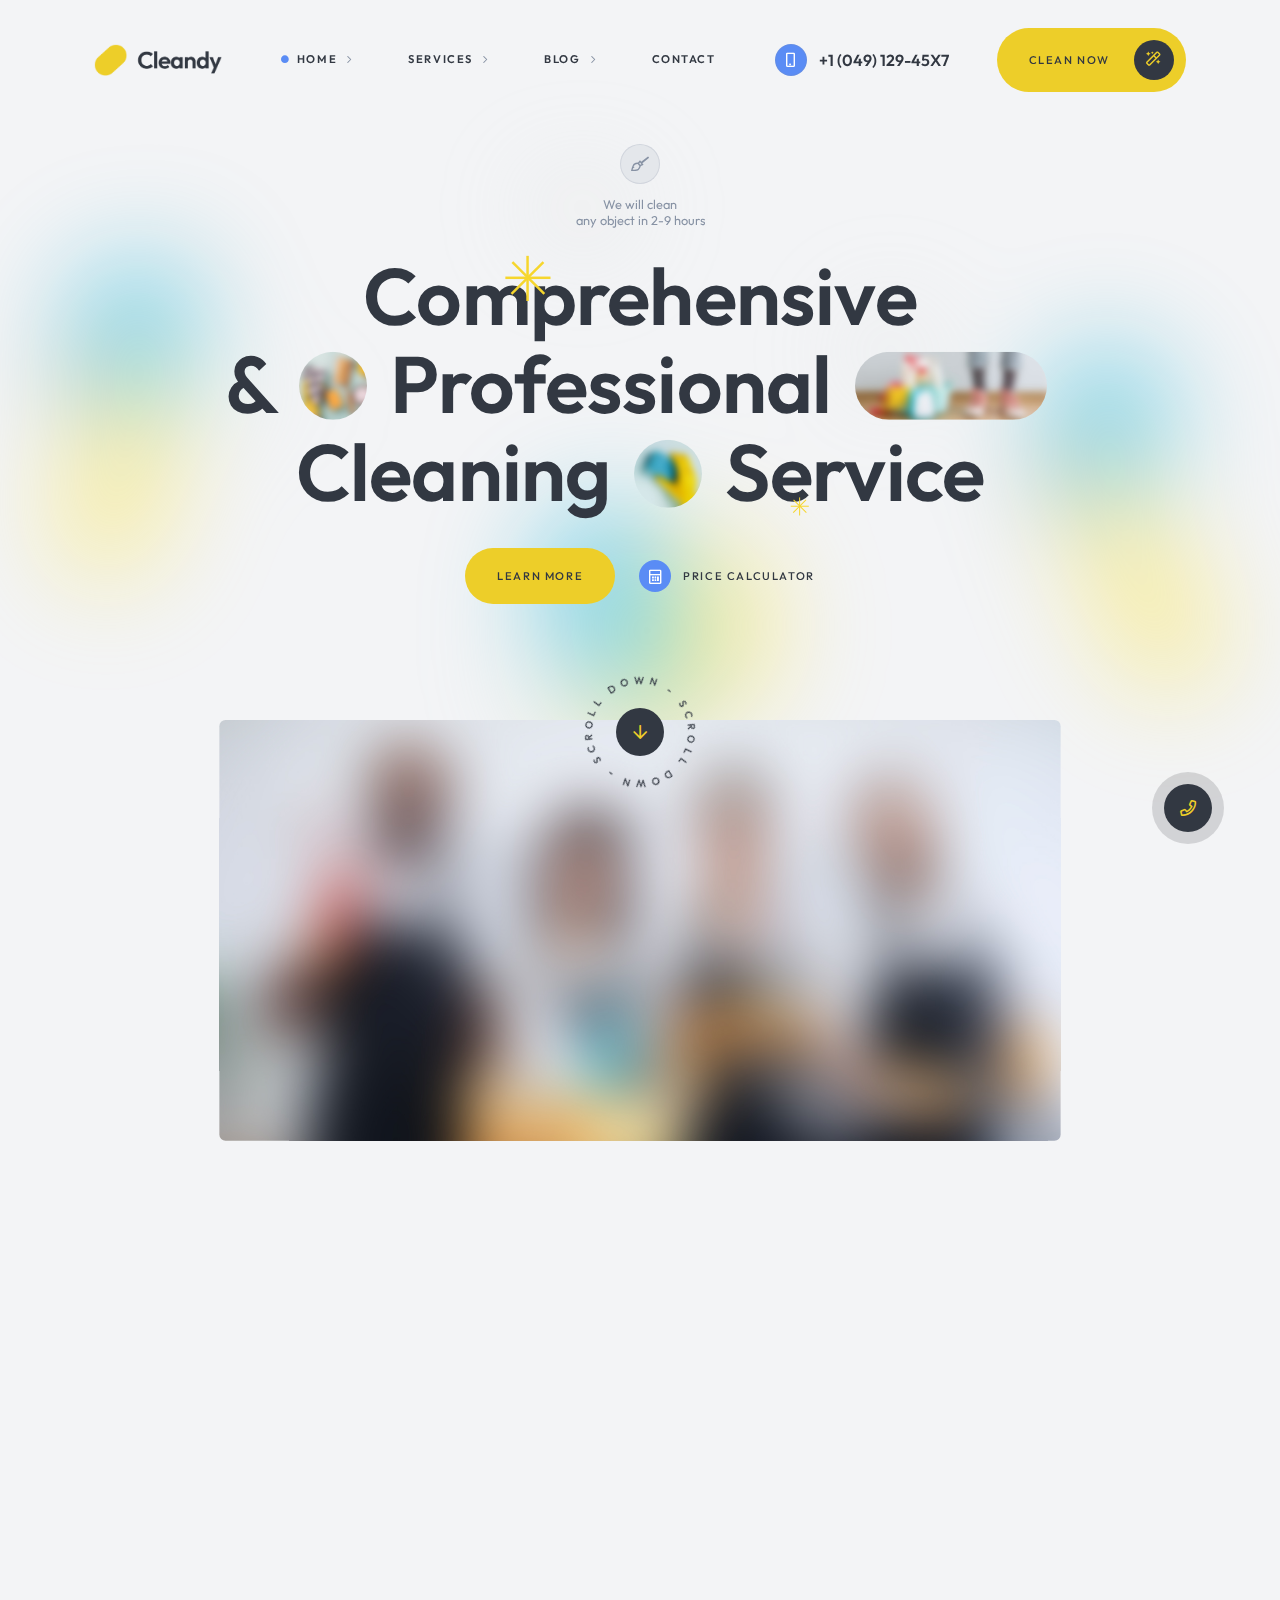
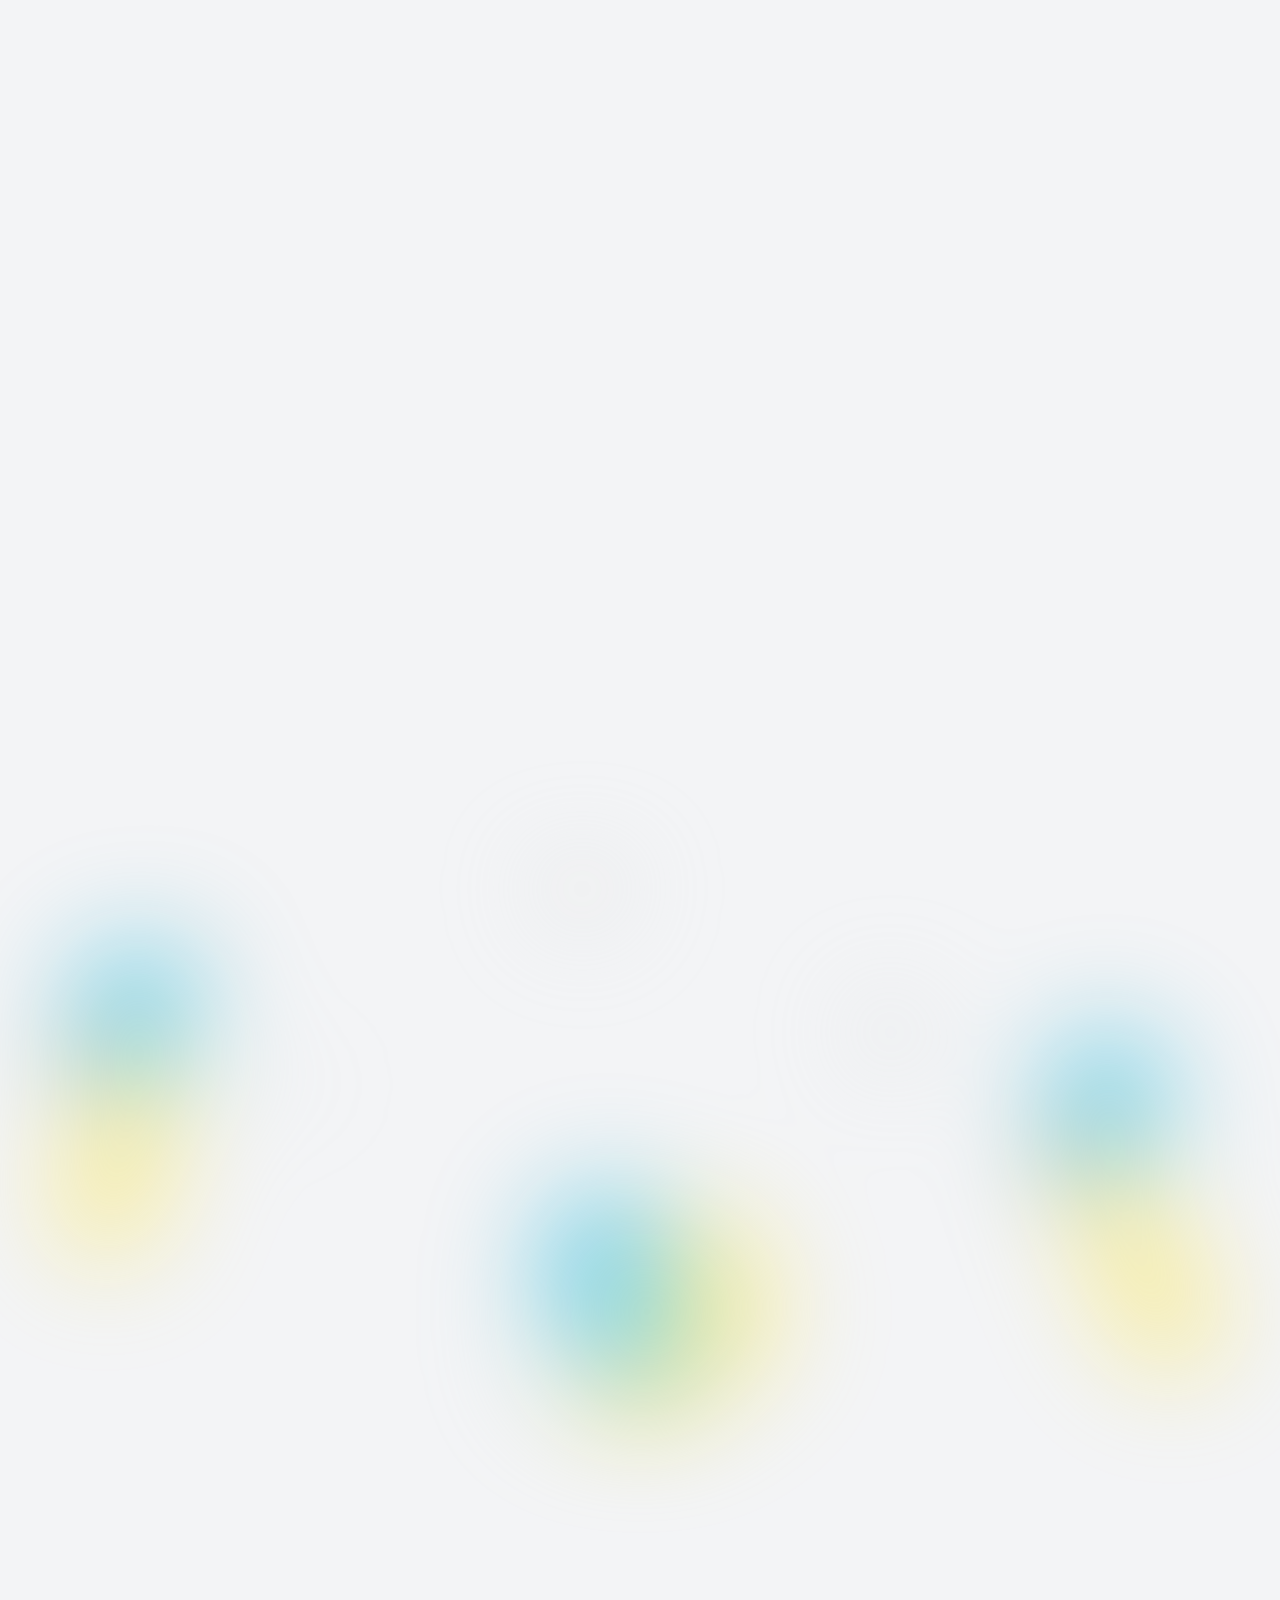
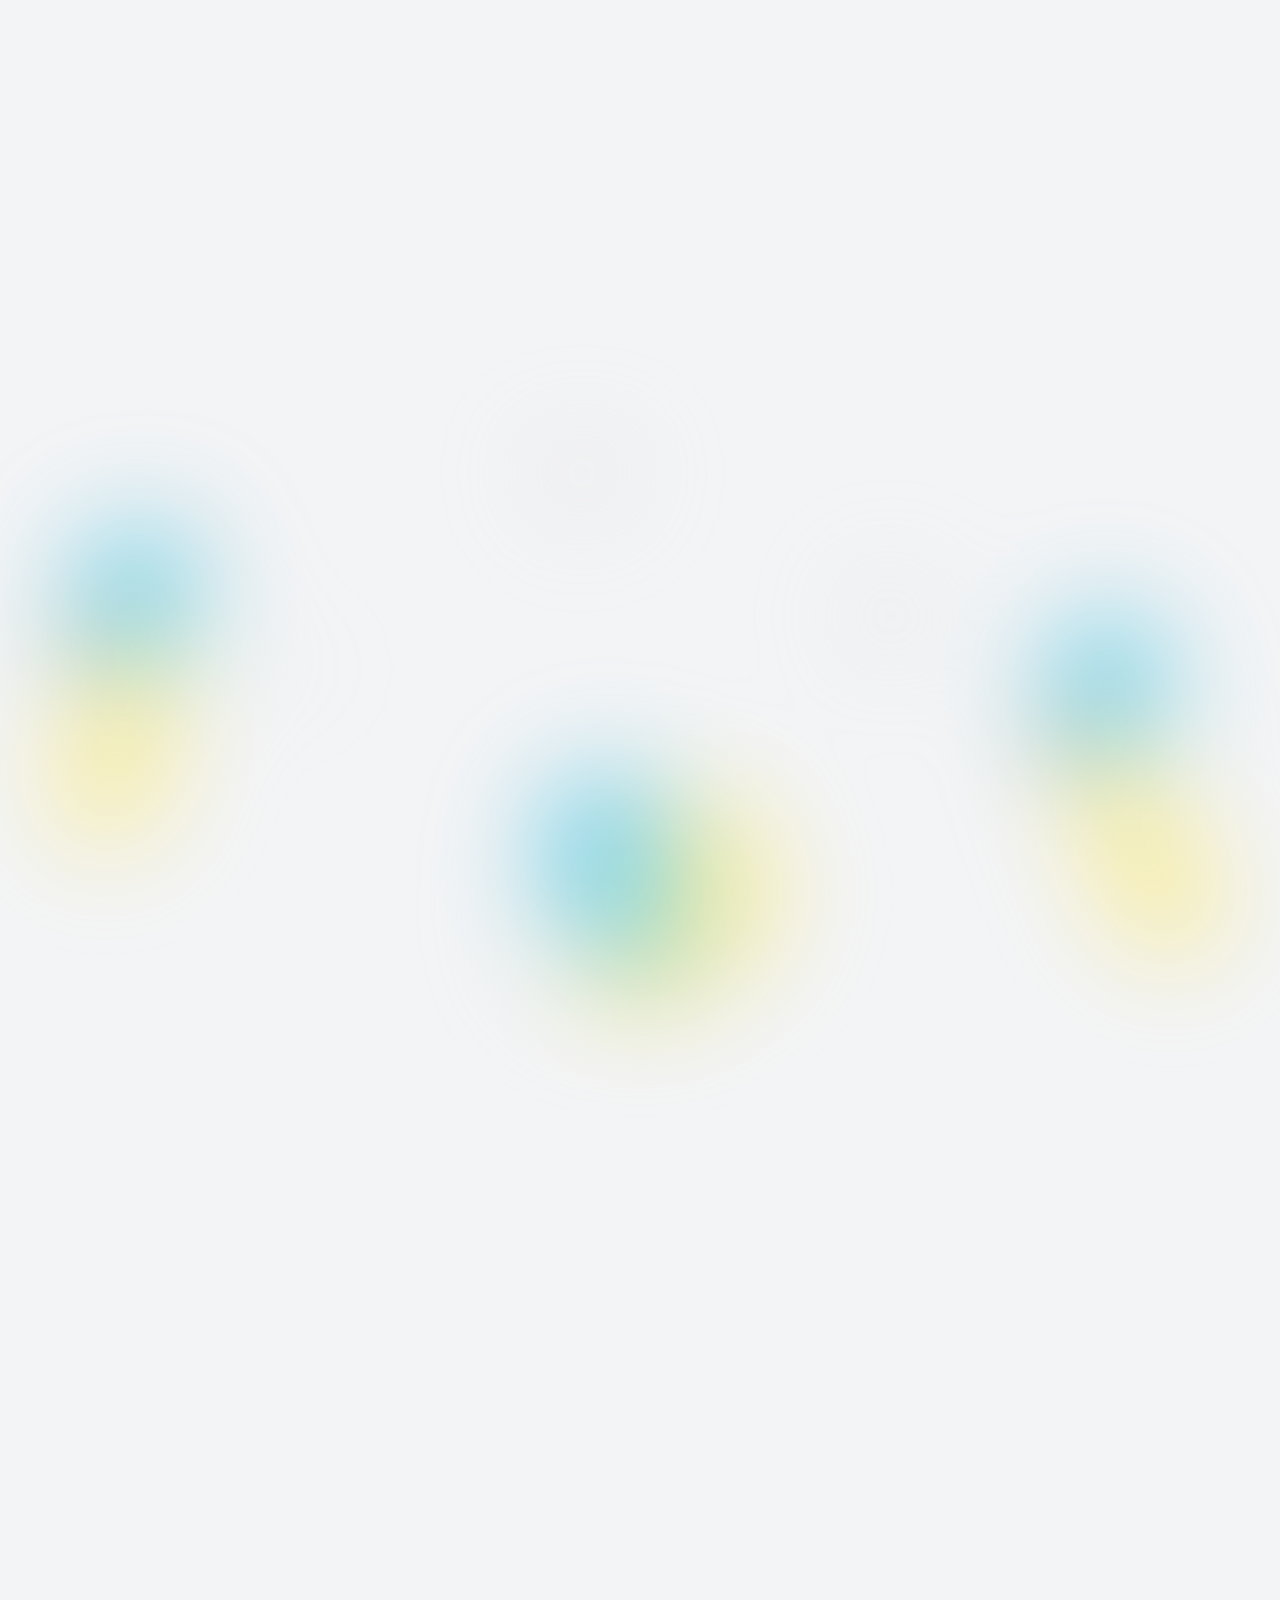
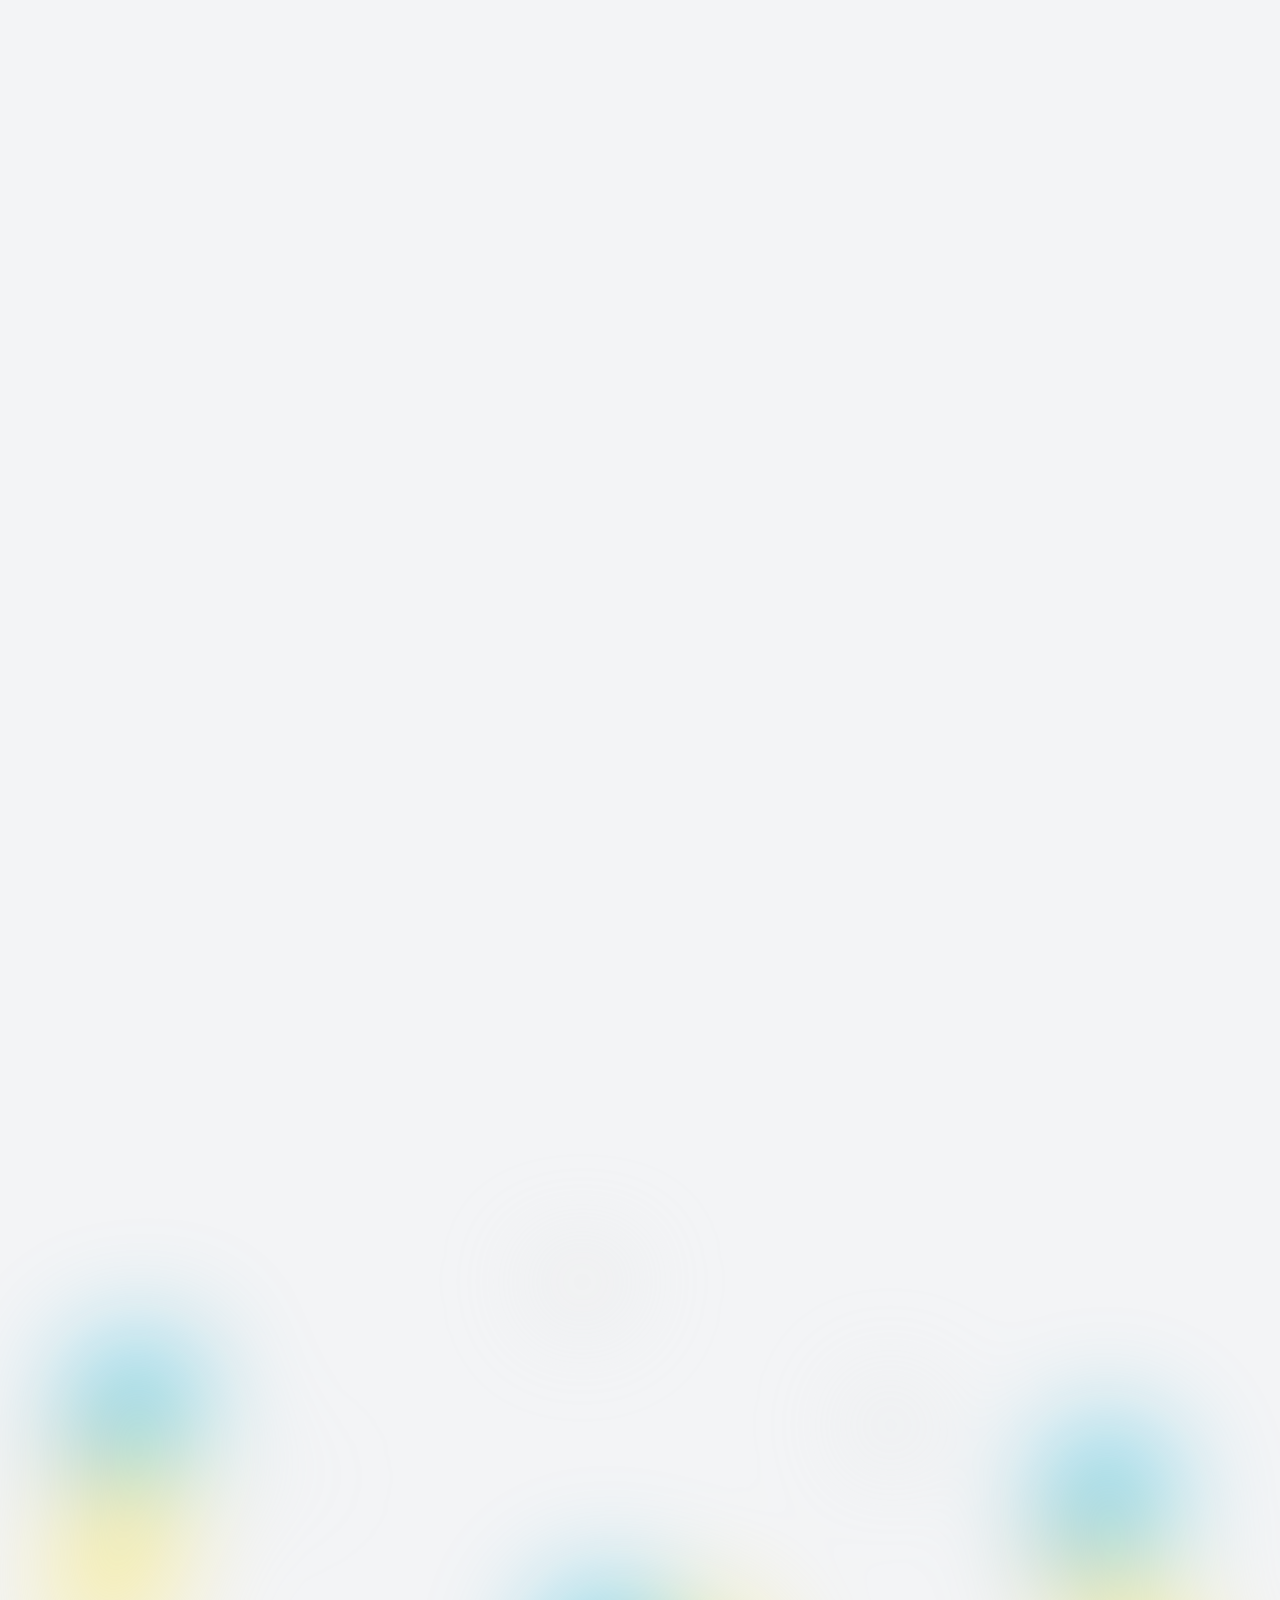
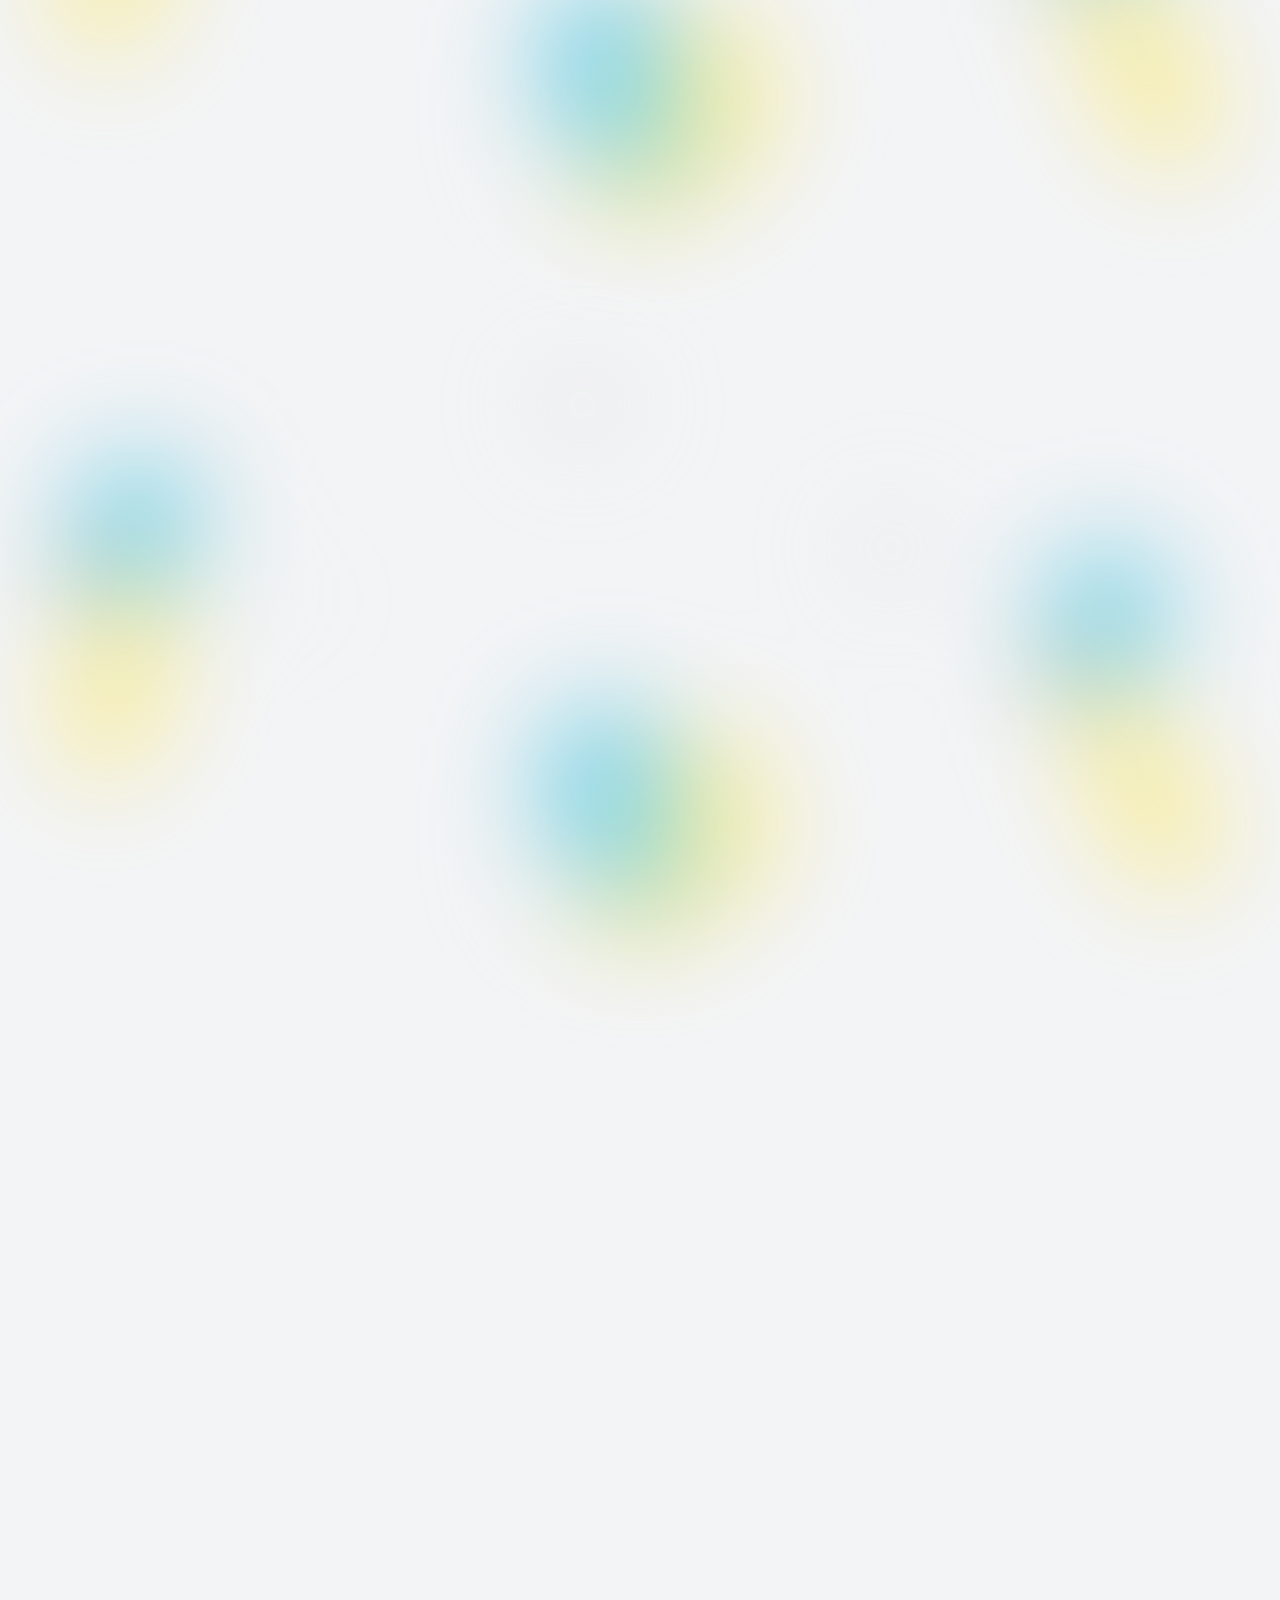
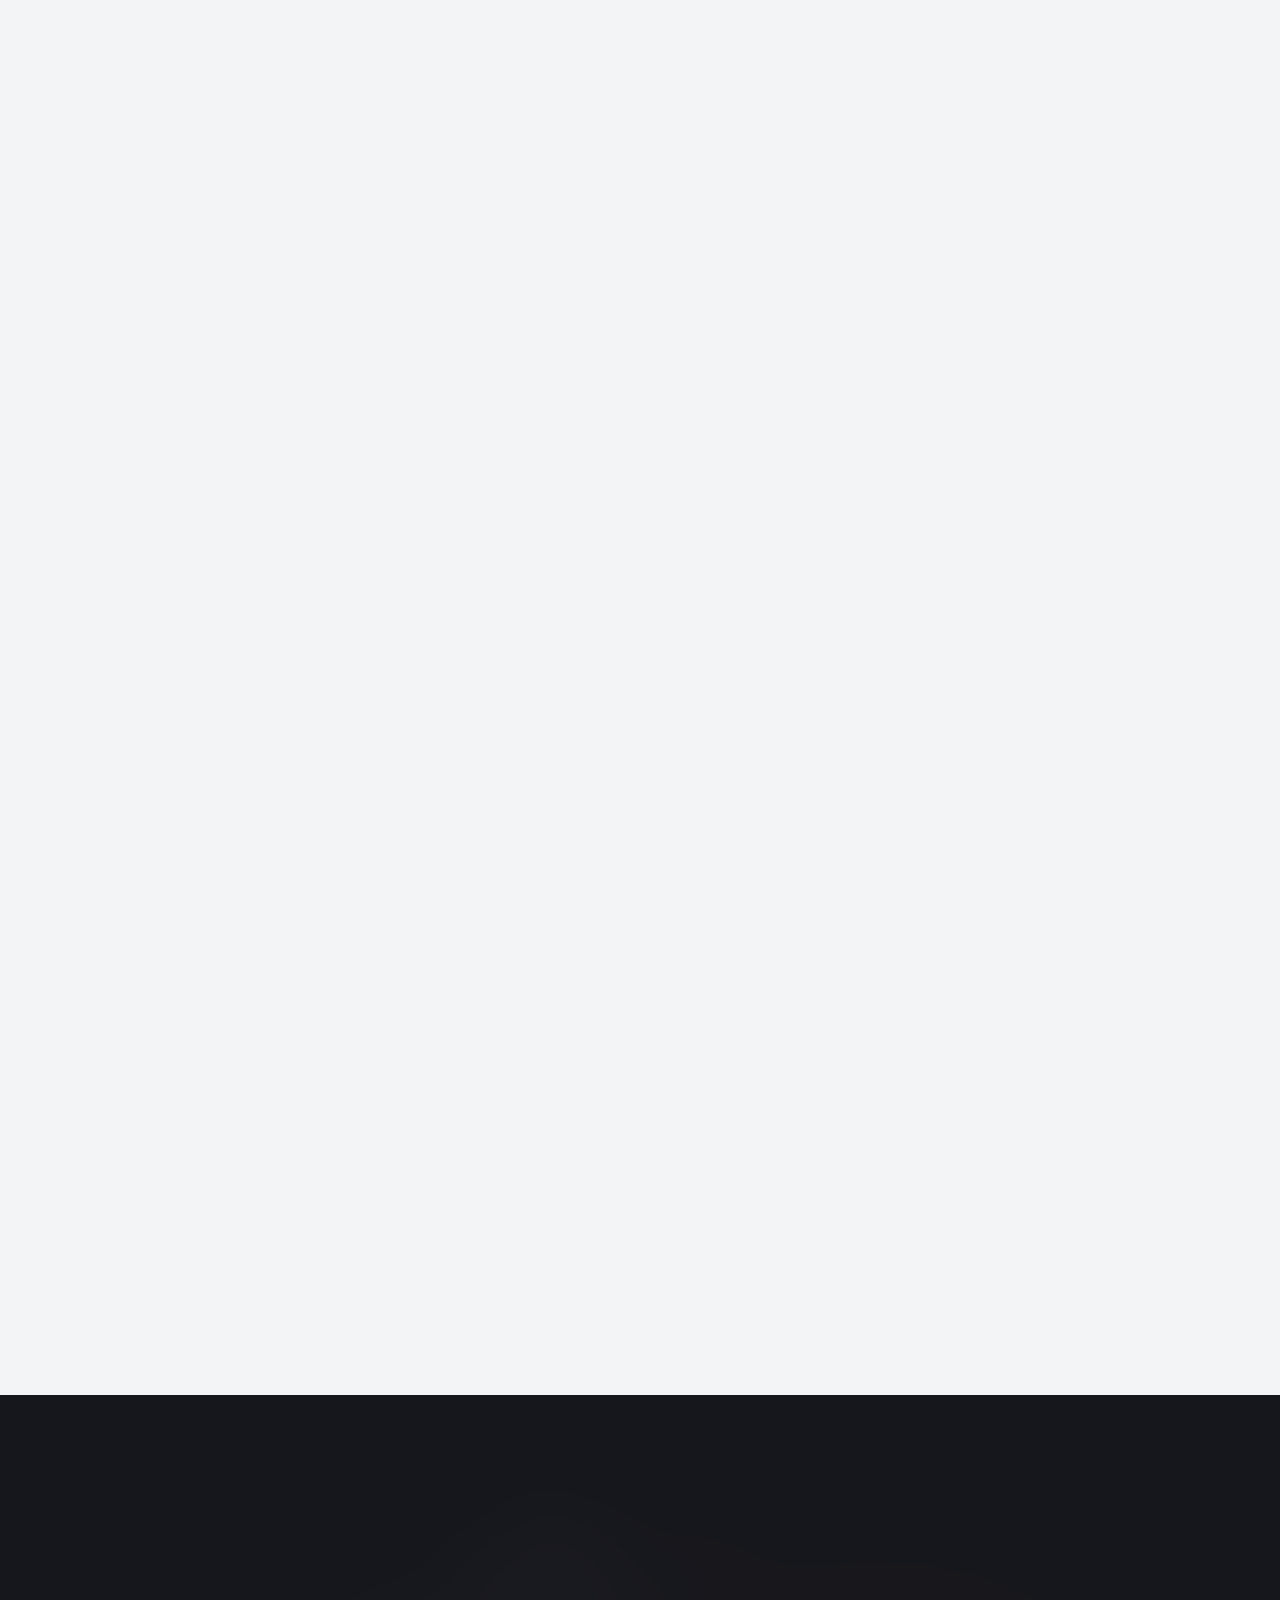
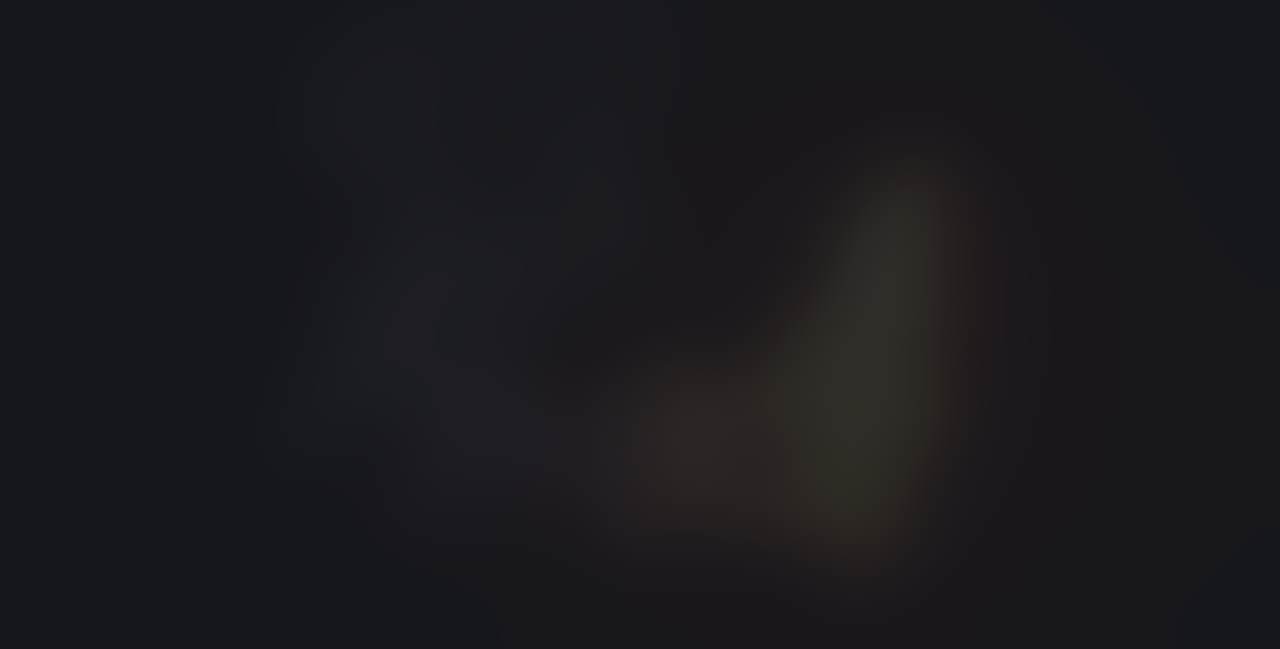
<file: home-4.html>
<!DOCTYPE html>
<html lang="zxx">

<head>

    <meta charset="UTF-8">
    <meta name="viewport" content="width=device-width, initial-scale=1.0">
    <meta http-equiv="X-UA-Compatible" content="ie=edge">
    <!-- chome mobile panel color -->
    <meta name="theme-color" content="#EDCE29">
    <!-- favicon -->
    <link rel="shortcut icon" href="img/ui/favicon.png" type="image/x-icon">

    <!-- bootstrap grid css -->
    <link rel="stylesheet" href="css/plugins/bootstrap-grid.css">
    <!-- swiper css -->
    <link rel="stylesheet" href="css/plugins/swiper.css">
    <!-- fancybox css -->
    <link rel="stylesheet" href="css/plugins/fancybox.css">
    <!-- font awesome css -->
    <link rel="stylesheet" href="css/plugins/fontawesome.css">
    <!-- main css -->
    <link rel="stylesheet" href="css/style.css">
    <!-- page title -->
    <title>Cleandy</title>

</head>

<body>

    <!-- page wrapper -->
    <div class="mil-page-wrapper">

        <!-- static content -->
        <div class="mil-preloader-frame">
            <div class="mil-preloader-content">
                <img src="img/ui/logo.png" alt="logo">
                <div class="mil-preloader">
                    <div class="mil-preload-line"></div>
                </div>
                <div class="mil-fs-18 mil-pre-text mil-m-1 mil-fw-600">loading: <span class="mil-percent">00</span> %</div>
            </div>
        </div>
        <div class="mil-top-panel">
            <div class="container">
                <div class="mil-tp-content">
                    <div class="mil-left">
                        <a href="#top" class="mil-logo mil-hover-bri-105" style="width: 16rem">
                            <img src="img/ui/logo.png" alt="logo">
                            <img src="img/ui/logo-light.png" alt="logo" class="mil-light">
                        </a>
                    </div>
                    <nav class="mil-main-menu">
                        <ul id="swupMenu" class="mil-menu-transition mil-aic mil-m-4">
                            <li class="mil-has-children mil-current">
                                <a href="">Home</a>
                                <ul>
                                    <li>
                                        <a href="home-1.html">Home type 1</a>
                                    </li>
                                    <li>
                                        <a href="home-2.html">Home type 2</a>
                                    </li>
                                    <li>
                                        <a href="home-3.html">Home type 3</a>
                                    </li>
                                    <li>
                                        <a href="home-4.html">Home type 4</a>
                                    </li>
                                    <li>
                                        <a href="home-5.html">Home type 5</a>
                                    </li>
                                </ul>
                            </li>
                            <li class="mil-has-children">
                                <a href="">Services</a>
                                <ul>
                                    <li>
                                        <a href="services.html">Services</a>
                                    </li>
                                    <li>
                                        <a href="service-1.html">Single service type 1</a>
                                    </li>
                                    <li>
                                        <a href="service-2.html">Single service type 2</a>
                                    </li>
                                    <li>
                                        <a href="subscription.html">Subscription</a>
                                    </li>
                                    <li>
                                        <a href="calculator.html">Price Calculator</a>
                                    </li>
                                </ul>
                            </li>
                            <li class="mil-has-children">
                                <a href="">Blog</a>
                                <ul>
                                    <li>
                                        <a href="blog.html">Blog list</a>
                                    </li>
                                    <li>
                                        <a href="publication.html">Publication</a>
                                    </li>
                                </ul>
                            </li>
                            <li>
                                <a href="contact.html">Contact</a>
                            </li>
                        </ul>
                    </nav>
                    <div class="mil-right mil-jce">
                        <div class="mil-tp-phone mil-aic mil-mr-60 mil-sm-mr-15">
                            <i class="far fa-mobile mil-icon mil-sm mil-bg-a-2 mil-m-4 mil-mr-15 mil-sm-hidden" style="padding-top: .2rem"></i>
                            <a href="tel:+380123456789" class="mil-fw-600" data-no-swup>+1 (049) 129-45X7</a>
                        </div>
                        <a href="contact.html" class="mil-btn mil-lg mil-bg-a-1 mil-br-xl mil-hover-bri-105 mil-icon-btn mil-hover-scale mil-md-hidden"><span>Clean now</span><i class="far fa-magic mil-bg-m-1 mil-a-1"></i></a>
                        <div class="mil-menu-btn">
                            <span></span>
                        </div>
                    </div>
                </div>
            </div>
        </div>
        <div class="mil-right-buttons-frame">
            <div class="mil-order-call-window">
                <div class="mil-ocw-content">
                    <div class="row mil-aic">
                        <div class="col-lg-7">
                            <form>
                                <h4 class="mil-fs-28 mil-mb-30">Leave your number, <br>and we'll call you back</h4>
                                <div class="mil-input-frame mil-mb-15">
                                    <input type="text" id="user-name-2" name="user-name" placeholder="Name" class="mil-br-md mil-bg-m-3" autocomplete="name">
                                    <i class="far fa-user mil-a-2"></i>
                                </div>
                                <div class="mil-input-frame mil-mb-30">
                                    <input type="tel" id="user-phone-2" name="user-tel" class="mil-phone-input mil-br-md mil-bg-m-3" placeholder="+38 (___) ___-__-__" autocomplete="tel">
                                    <i class="far fa-mobile mil-a-2"></i>
                                </div>
                                <button class="mil-btn mil-bg-a-1 mil-icon-btn mil-br-xl mil-hover-bri-105 mil-hover-scale" type="submit">Order a call<i class="far fa-arrow-right mil-bg-m-1 mil-a-1"></i></button>
                            </form>
                        </div>
                        <div class="col-lg-5">
                            <img src="img/ui/cc.jpg" alt="callcenter" class="mil-ocw-img mil-br-sm">
                        </div>
                    </div>
                </div>
            </div>
            <div class="mil-right-buttons">
                <a href="#top" class="mil-side-btn mil-back-to-top mil-hover-bri-120">
                    <i class="far fa-arrow-up mil-a-1"></i>
                </a>
                <button class="mil-side-btn mil-open-window mil-hover-bri-120"></button>
            </div>
        </div>
        <div class="mil-discount-popup">
            <div class="mil-popup-window">
                <div class="mil-envelope-top">
                    <i class="fal fa-times mil-close-popup"></i>
                    <svg viewBox="0 0 555 224" fill="none" xmlns="http://www.w3.org/2000/svg">
                        <g filter="url(#filter0_d_658_621)">
                            <path d="M15 180.242C15 169.665 20.5702 159.869 29.6603 154.461L262.16 16.1269C271.613 10.5024 283.387 10.5024 292.84 16.1269L525.34 154.461C534.43 159.869 540 169.665 540 180.242V205H15V180.242Z" fill="white" />
                        </g>
                        <path d="M90 153L277.931 43L465 153" stroke="#CC4E4E" stroke-opacity="0.04" stroke-width="34" stroke-linecap="round" />
                        <defs>
                            <filter id="filter0_d_658_621" x="0" y="0.908447" width="555" height="223.092" filterUnits="userSpaceOnUse" color-interpolation-filters="sRGB">
                                <feFlood flood-opacity="0" result="BackgroundImageFix" />
                                <feColorMatrix in="SourceAlpha" type="matrix" values="0 0 0 0 0 0 0 0 0 0 0 0 0 0 0 0 0 0 127 0" result="hardAlpha" />
                                <feOffset dy="4" />
                                <feGaussianBlur stdDeviation="7.5" />
                                <feComposite in2="hardAlpha" operator="out" />
                                <feColorMatrix type="matrix" values="0 0 0 0 0 0 0 0 0 0 0 0 0 0 0 0 0 0 0.15 0" />
                                <feBlend mode="normal" in2="BackgroundImageFix" result="effect1_dropShadow_658_621" />
                                <feBlend mode="normal" in="SourceGraphic" in2="effect1_dropShadow_658_621" result="shape" />
                            </filter>
                        </defs>
                    </svg>
                    <div class="mil-discount-card">
                        <div class="mil-text-part mil-aic mil-bg-a-1">
                            <div class="mil-aic">
                                <div class="mil-dscnt-star mil-invert">
                                    <img src="img/ui/star.svg" alt="star">
                                    <div class="mil-fs-40 mil-lh-100 mil-m-3 mil-fw-700"><span>50</span>%</div>
                                </div>
                                <div>
                                    <p class="mil-m-1 mil-mb-15 mil-opacity-7">Hurry up!</p>
                                    <h3 class="mil-fs-32 mil-mb-20">Discount for the first cleaning <span class="mil-m-4">*</span></h3>
                                    <p class="mil-m-1 mil-opacity-7">Limited time offer!</p>
                                </div>
                            </div>
                        </div>
                        <div class="mil-dscnt-part">
                            <img src="img/ui/discount.svg" alt="discount">
                            <div class="mil-up-text mil-m-4"><img src="img/ui/logo-light.png" alt="logo" style="width: 11rem; height: auto; margin-left: -.5rem"></div>
                        </div>
                    </div>
                </div>
                <div class="mil-envelope-body mil-tac mil-br-lg">
                    <h4 class="mil-fs-36 mil-mb-60">🔥 Wow! That's so lucky! 🥳</h4>
                    <form>
                        <div class="row">
                            <div class="col-6 mil-mb-15">
                                <div class="mil-input-frame">
                                    <input type="text" id="user-name-3" name="user-name" placeholder="Name" class="mil-br-md mil-bg-m-3" autocomplete="name">
                                    <i class="far fa-user mil-a-2"></i>
                                </div>
                            </div>
                            <div class="col-6 mil-mb-15">
                                <div class="mil-input-frame">
                                    <input type="email" id="user-email-3" name="user-email" placeholder="Email" class="mil-br-md mil-bg-m-3" autocomplete="email">
                                    <i class="far fa-at mil-a-2"></i>
                                </div>
                            </div>
                            <div class="col-md-12 mil-mb-15">
                                <div class="mil-input-frame">
                                    <input type="tel" id="user-phone-3" name="user-tel" class="mil-phone-input mil-br-md mil-bg-m-3" placeholder="+38 (___) ___-__-__" autocomplete="tel">
                                    <i class="far fa-mobile mil-a-2"></i>
                                </div>
                            </div>
                            <div class="col-lg-12 mil-aic mil-mt-15">
                                <p class="mil-fs-14 mil-m-2 mil-tal">By clicking the send button, you agree to the rules for processing personal data</p>
                                <button class="mil-btn mil-bg-a-1 mil-icon-btn mil-br-xl mil-hover-bri-105 mil-hover-scale mil-ml-60 mil-sm-ml-30" type="submit">Get it now<i class="far fa-arrow-right mil-bg-m-1 mil-a-1"></i></button>
                            </div>
                        </div>
                    </form>
                </div>
            </div>
        </div>
        <!-- static content end -->

        <!-- dynamic content -->
        <div id="swupMain" class="transition-fade">

            <!-- hero -->
            <div class="mil-hero-1 mil-relative" id="top">
                <img src="img/ui/bg.png" alt="background" class="mil-bg mil-parallax-img-top" data-value-1="0" data-value-2="300">
                <div class="container">
                    <div class="row mil-jcc">
                        <div class="col-xl-10">
                            <div class="mil-main-title mil-jcc mil-aic mil-column mil-mb-f mil-scale-img-top" data-value-1="1" data-value-2=".85">
                                <i class="far fa-broom mil-icon mil-bg-m-2-light mil-m-2 mil-mb-15"></i>
                                <p class="mil-fs-16 mil-m-2 mil-tac mil-mb-30">We will clean <br>any object in 2-9 hours</p>
                                <div class="mil-word-frame">
                                    <svg width="89" height="89" viewBox="0 0 89 89" fill="none" xmlns="http://www.w3.org/2000/svg" class="mil-text-star mil-sm-hidden" style="width: 5vw; top: -20%;left: 24%">
                                        <rect x="42.1406" y="13.0017" width="3.46874" height="62.7841" fill="#F6D62D" />
                                        <rect x="13.0078" y="45.2607" width="3.46874" height="62.7841" transform="rotate(-90 13.0078 45.2607)" fill="#F6D62D" />
                                        <rect x="21.5859" y="22.8096" width="3.46874" height="62.7841" transform="rotate(-45 21.5859 22.8096)" fill="#F6D62D" />
                                        <rect x="22.8125" y="67.2046" width="3.46874" height="62.7841" transform="rotate(-135 22.8125 67.2046)" fill="#F6D62D" />
                                    </svg>
                                    <h1 class="mil-fs-100 mil-sm-fs-52 mil-lh-110">Comprehensive</h1>
                                </div>
                                <div class="mil-word-frame">
                                    <h1 class="mil-fs-100 mil-sm-fs-52 mil-lh-110">& <img src="img/ui/t3.jpg" alt="image" class="mil-text-image mil-sm-hidden"> Professional <img src="img/ui/t2.jpg" alt="image" class="mil-text-image mil-long mil-sm-hidden"></h1>
                                </div>
                                <div class="mil-word-frame mil-mb-40">
                                    <h1 class="mil-fs-100 mil-sm-fs-52 mil-lh-110">Cleaning <img src="img/ui/t1.jpg" alt="image" class="mil-text-image mil-sm-hidden"> Service</h1>
                                    <svg width="89" height="89" viewBox="0 0 89 89" fill="none" xmlns="http://www.w3.org/2000/svg" class="mil-text-star mil-sm-hidden" style="width: 2vw; bottom: -40%;right: 25%;">
                                        <rect x="42.1406" y="13.0017" width="3.46874" height="62.7841" fill="#F6D62D" />
                                        <rect x="13.0078" y="45.2607" width="3.46874" height="62.7841" transform="rotate(-90 13.0078 45.2607)" fill="#F6D62D" />
                                        <rect x="21.5859" y="22.8096" width="3.46874" height="62.7841" transform="rotate(-45 21.5859 22.8096)" fill="#F6D62D" />
                                        <rect x="22.8125" y="67.2046" width="3.46874" height="62.7841" transform="rotate(-135 22.8125 67.2046)" fill="#F6D62D" />
                                    </svg>
                                </div>
                                <div class="mil-buttons-frame mil-mb-60 mil-sm-mb-0">
                                    <a href="services.html" class="mil-btn mil-bg-a-1 mil-br-xl mil-hover-bri-105 mil-hover-scale">Learn more</a>
                                    <a href="calculator.html" class="mil-link mil-m-1 mil-reverse">Price Calculator<i class="far fa-calculator mil-bg-a-2 mil-m-4" style="padding: .2rem 0 0 .2rem"></i></a>
                                </div>
                            </div>
                        </div>
                        <div class="col-12">
                            <div class="mil-image-frame">
                                <div class="mil-circle-text-position mil-absolute mil-mb-f">
                                    <div class="mil-circle-text mil-rotate mil-accent-inside" data-value="360">
                                        <svg version="1.1" xmlns="http://www.w3.org/2000/svg" xmlns:xlink="http://www.w3.org/1999/xlink" x="0px" y="0px" viewBox="0 0 300 300" enable-background="new 0 0 300 300" xml:space="preserve">
                                            <defs>
                                                <path id="circlePath" d="M 150, 150 m -60, 0 a 60,60 0 0,1 120,0 a 60,60 0 0,1 -120,0 " />
                                            </defs>
                                            <circle cx="150" cy="100" r="75" fill="none" />
                                            <g>
                                                <use xlink:href="#circlePath" fill="none" />
                                                <text class="mil-link mil-dark" style="letter-spacing: .75rem">
                                                    <textPath xlink:href="#circlePath">Scroll down - Scroll down - </textPath>
                                                </text>
                                            </g>
                                        </svg>
                                    </div>
                                    <a href="#scroll" class="far fa-arrow-down mil-bg-m-1 mil-a-1"></a>
                                </div>
                                <div class=" mil-hero-image mil-scale-img-2 mil-sm-anim-none" data-value-1=".6" data-value-2="1">
                                    <div class="mil-scale-img mil-sm-anim-none" data-value-1="1.2" data-value-2="1">
                                        <img src="img/hero/4.jpg" alt="banner">
                                    </div>
                                </div>
                            </div>
                        </div>
                    </div>
                </div>
            </div>
            <!-- hero end -->

            <!-- introduction -->
            <div class="mil-p-f-0" id="scroll">
                <div class="container">
                    <div class="row mil-jcc">
                        <div class="col-lg-6 mil-jcc mil-column mil-aic">
                            <div class="mil-jcc mil-mb-60 mil-up">
                                <div class="mil-intr-star mil-aic mil-jcb">
                                    <img src="img/ui/s2.png" alt="star" class="mil-star">
                                    <div class="mil-aic mil-mr-30">
                                        <div class="mil-fs-40 mil-fw-600 mil-m-1 mil-mr-15">9<span class="mil-a-1">+</span></div>
                                        <p class="mil-up-text mil-m-1">Years <br>experience</p>
                                    </div>
                                    <img src="img/ui/logo.png" alt="Cleandy" class="mil-logo">
                                </div>
                            </div>
                            <p class="mil-fs-22 mil-m-1 mil-lh-200 mil-tac mil-mb-40 mil-up">We built our company with the goal of making cleaning convenient and accessible for everyone. For us, cleanliness is more than just a service; it's a way to create a space where you can truly relax and enjoy your time at home.</p>
                            <div class="mil-aic mil-up">
                                <div class="mil-portrait-frame mil-mr-30">
                                    <svg width="89" height="89" viewBox="0 0 89 89" fill="none" xmlns="http://www.w3.org/2000/svg">
                                        <rect x="42.1406" y="13.0017" width="3.46874" height="62.7841" fill="#F6D62D" />
                                        <rect x="13.0078" y="45.2607" width="3.46874" height="62.7841" transform="rotate(-90 13.0078 45.2607)" fill="#F6D62D" />
                                        <rect x="21.5859" y="22.8096" width="3.46874" height="62.7841" transform="rotate(-45 21.5859 22.8096)" fill="#F6D62D" />
                                        <rect x="22.8125" y="67.2046" width="3.46874" height="62.7841" transform="rotate(-135 22.8125 67.2046)" fill="#F6D62D" />
                                    </svg>
                                    <img src="img/team/1.jpg" alt="portrait" class="mil-portrait">
                                    <span class="mil-a-2 mil-ff-2 mil-fs-72">"</span>
                                </div>
                                <p class="mil-ff-2 mil-a-2 mil-fs-36">Every corner cared for, so you <br> focus on what matters</p>
                            </div>
                        </div>
                    </div>
                </div>
            </div>
            <!-- introduction end -->

            <!-- services -->
            <div class="mil-p-f-15">
                <div class="container">
                    <div class="mil-section-title mil-mb-f mil-up">
                        <h2 class="mil-fs-36">Basic services</h2>
                        <div class="mil-dots"></div>
                        <b class="mil-fs-24">01</b>
                    </div>
                    <div class="row">
                        <div class="col-sm-6 col-xl-3 mil-mb-15 mil-up">
                            <a href="service-2.html" class="mil-service-card mil-bg-m-4 mil-br-md">
                                <div class="row">
                                    <div class="col-sm-7 mil-column mil-jcb">
                                        <h3 class="mil-fs-30 mil-mb-30 mil-lh-110">Apartment <br class="mil-sm-hidden">cleaning</h3>
                                    </div>
                                    <div class="col-sm-5 mil-jce mil-sm-jcs">
                                        <span class="mil-up-text mil-m-1 mil-mb-30">from $59</span>
                                    </div>
                                    <div class="mil-dots mil-mb-30"></div>
                                    <div class="col-sm-12">
                                        <ul class="mil-check-list mil-mb-40">
                                            <li>Dust all surfaces</li>
                                            <li>Mop floors</li>
                                            <li>Clean kitchen surfaces</li>
                                            <li>Disinfect bathroom and toilet</li>
                                            <li>Take out trash</li>
                                        </ul>
                                        <div class="mil-dots mil-mb-30"></div>
                                        <div>
                                            <div class="mil-btn mil-sm mil-bg-m-3 mil-br-xl mil-hover-bri-105 mil-hover-scale">Learn more</div>
                                        </div>
                                    </div>
                                </div>
                            </a>
                        </div>
                        <div class="col-sm-6 col-xl-3 mil-mb-15 mil-up">
                            <a href="service-2.html" class="mil-service-card mil-bg-m-4 mil-br-md">
                                <div class="row">
                                    <div class="col-sm-7 mil-column mil-jcb">
                                        <h3 class="mil-fs-30 mil-mb-30 mil-lh-110">Home <br class="mil-sm-hidden">cleaning</h3>
                                    </div>
                                    <div class="col-sm-5 mil-jce mil-sm-jcs">
                                        <span class="mil-up-text mil-m-1 mil-mb-30">from $59</span>
                                    </div>
                                    <div class="mil-dots mil-mb-30"></div>
                                    <div class="col-sm-12">
                                        <ul class="mil-check-list mil-mb-40">
                                            <li>Dust all surfaces</li>
                                            <li>Mop floors</li>
                                            <li>Clean kitchen surfaces</li>
                                            <li>Disinfect bathroom and toilet</li>
                                            <li>Take out trash</li>
                                        </ul>
                                        <div class="mil-dots mil-mb-30"></div>
                                        <div>
                                            <div class="mil-btn mil-sm mil-bg-m-3 mil-br-xl mil-hover-bri-105 mil-hover-scale">Learn more</div>
                                        </div>
                                    </div>
                                </div>
                            </a>
                        </div>
                        <div class="col-sm-6 col-xl-3 mil-mb-15 mil-up">
                            <a href="service-2.html" class="mil-service-card mil-bg-m-4 mil-br-md">
                                <div class="row">
                                    <div class="col-sm-7 mil-column mil-jcb">
                                        <h3 class="mil-fs-30 mil-mb-30 mil-lh-110">Office <br class="mil-sm-hidden">cleaning</h3>
                                    </div>
                                    <div class="col-sm-5 mil-jce mil-sm-jcs">
                                        <span class="mil-up-text mil-m-1 mil-mb-30">from $59</span>
                                    </div>
                                    <div class="mil-dots mil-mb-30"></div>
                                    <div class="col-sm-12">
                                        <ul class="mil-check-list mil-mb-40">
                                            <li>Disinfect desks and phones</li>
                                            <li>Mop floors</li>
                                            <li>Polish glass surfaces</li>
                                            <li>Disinfect restrooms</li>
                                            <li>Take out trash</li>
                                        </ul>
                                        <div class="mil-dots mil-mb-30"></div>
                                        <div>
                                            <div class="mil-btn mil-sm mil-bg-m-3 mil-br-xl mil-hover-bri-105 mil-hover-scale">Learn more</div>
                                        </div>
                                    </div>
                                </div>
                            </a>
                        </div>
                        <div class="col-sm-6 col-xl-3 mil-mb-15 mil-up">
                            <a href="service-2.html" class="mil-service-card mil-bg-m-4 mil-br-md">
                                <div class="row">
                                    <div class="col-sm-7 mil-column mil-jcb">
                                        <h3 class="mil-fs-30 mil-mb-30 mil-lh-110">Specialized <br class="mil-sm-hidden">cleaning</h3>
                                    </div>
                                    <div class="col-sm-5 mil-jce mil-sm-jcs">
                                        <span class="mil-up-text mil-m-1 mil-mb-30">from $59</span>
                                    </div>
                                    <div class="mil-dots mil-mb-30"></div>
                                    <div class="col-sm-12">
                                        <ul class="mil-check-list mil-mb-40">
                                            <li>Warehouse Cleaning</li>
                                            <li>Abandoned Property Cleaning</li>
                                            <li>Outdoor Area Cleaning</li>
                                            <li>High-Level Dusting</li>
                                            <li>Industrial Cleaning</li>
                                        </ul>
                                        <div class="mil-dots mil-mb-30"></div>
                                        <div>
                                            <div class="mil-btn mil-sm mil-bg-m-3 mil-br-xl mil-hover-bri-105 mil-hover-scale">Learn more</div>
                                        </div>
                                    </div>
                                </div>
                            </a>
                        </div>
                    </div>
                </div>
            </div>
            <!-- services end -->

            <!-- services -->
            <div class="mil-p-0-15 mil-relative">
                <img src="img/ui/bg.png" alt="background" class="mil-bg" style="top: -10rem">
                <div class="container">
                    <div class="mil-section-title mil-mb-f mil-up">
                        <h2 class="mil-fs-36">Additional services</h2>
                        <div class="mil-dots"></div>
                        <b class="mil-fs-24">02</b>
                    </div>
                    <div class="row">
                        <div class="col-sm-6 col-md-4 col-xl-3 mil-mb-15 mil-up">
                            <a href="service-1.html" class="mil-service-card mil-bg-m-4 mil-br-md">
                                <div class="mil-jcs mil-aic">
                                    <img src="img/ui/icons/1.png" alt="icon" class="mil-card-icon mil-mr-30">
                                    <h3 class="mil-fs-24 mil-lh-110">Window cleaning</h3>
                                </div>
                            </a>
                        </div>
                        <div class="col-sm-6 col-md-4 col-xl-3 mil-mb-15 mil-up">
                            <a href="service-1.html" class="mil-service-card mil-bg-m-4 mil-br-md">
                                <div class="mil-jcs mil-aic">
                                    <img src="img/ui/icons/2.png" alt="icon" class="mil-card-icon mil-mr-30">
                                    <h3 class="mil-fs-24 mil-lh-110">Dry cleaning</h3>
                                </div>
                            </a>
                        </div>
                        <div class="col-sm-6 col-md-4 col-xl-3 mil-mb-15 mil-up">
                            <a href="service-1.html" class="mil-service-card mil-bg-m-4 mil-br-md">
                                <div class="mil-jcs mil-aic">
                                    <img src="img/ui/icons/3.png" alt="icon" class="mil-card-icon mil-mr-30">
                                    <h3 class="mil-fs-24 mil-lh-110">Post-construction</h3>
                                </div>
                            </a>
                        </div>
                        <div class="col-sm-6 col-md-4 col-xl-3 mil-mb-15 mil-up">
                            <a href="service-1.html" class="mil-service-card mil-bg-m-4 mil-br-md">
                                <div class="mil-jcs mil-aic">
                                    <img src="img/ui/icons/4.png" alt="icon" class="mil-card-icon mil-mr-30">
                                    <h3 class="mil-fs-24 mil-lh-110">Pools cleaning</h3>
                                </div>
                            </a>
                        </div>
                        <div class="col-sm-6 col-md-4 col-xl-3 mil-mb-15 mil-up">
                            <a href="service-1.html" class="mil-service-card mil-bg-m-4 mil-br-md">
                                <div class="mil-jcs mil-aic">
                                    <img src="img/ui/icons/5.png" alt="icon" class="mil-card-icon mil-mr-30">
                                    <h3 class="mil-fs-24 mil-lh-110">landscaping</h3>
                                </div>
                            </a>
                        </div>
                        <div class="col-sm-6 col-md-4 col-xl-3 mil-mb-15 mil-up">
                            <a href="service-1.html" class="mil-service-card mil-bg-m-4 mil-br-md">
                                <div class="mil-jcs mil-aic">
                                    <img src="img/ui/icons/6.png" alt="icon" class="mil-card-icon mil-mr-30">
                                    <h3 class="mil-fs-24 mil-lh-110">Cosmetic repairs</h3>
                                </div>
                            </a>
                        </div>
                        <div class="col-sm-6 col-md-4 col-xl-3 mil-mb-15 mil-up">
                            <a href="service-1.html" class="mil-service-card mil-bg-m-4 mil-br-md">
                                <div class="mil-jcs mil-aic">
                                    <img src="img/ui/icons/7.png" alt="icon" class="mil-card-icon mil-mr-30">
                                    <h3 class="mil-fs-24 mil-lh-110">By agreement</h3>
                                </div>
                            </a>
                        </div>
                    </div>
                </div>
            </div>
            <!-- services end -->

            <!-- about -->
            <div class="mil-p-0-15">
                <div class="container">
                    <div class="mil-section-title mil-mb-f mil-up">
                        <h2 class="mil-fs-36">A little bit about us</h2>
                        <div class="mil-dots"></div>
                        <b class="mil-fs-24">03</b>
                    </div>
                    <div class="row">
                        <div class="col-md-6 col-xl-4 mil-mb-15 mil-up">
                            <div class="mil-about-box mil-br-md">
                                <img src="img/ui/a1.jpg" alt="cover" class="mil-box-cover mil-scale-img" data-value-1="1.2" data-value-2="1">
                            </div>
                        </div>
                        <div class="col-md-6 col-xl-4 mil-mb-15 mil-up">
                            <div class="mil-about-box mil-br-md mil-bg-m-1">
                                <img src="img/ui/bg-i1.png" alt="icons" class="mil-box-icons mil-opacity-05 mil-parallax-img" data-value-1="0" data-value-2="-60">
                                <div class="mil-box-content mil-column mil-jcb mil-tar">
                                    <ul class="mil-users-inline mil-dark-border mil-sm mil-jce mil-mb-20">
                                        <li><img src="img/users/1.jpg" alt="User"></li>
                                        <li><img src="img/users/2.jpg" alt="User"></li>
                                        <li><img src="img/users/3.jpg" alt="User"></li>
                                        <li><img src="img/users/4.jpg" alt="User"></li>
                                    </ul>
                                    <div>
                                        <div class="mil-fs-72 mil-fw-600 mil-m-3 mil-mb-20"><span class="mil-counter" data-number="2740">2740</span><span class="mil-a-1">+</span></div>
                                        <p class="mil-fs-20 mil-m-3 mil-opacity-4">Satisfied customers a year, <br>and this is just the beginning </p>
                                    </div>
                                </div>
                            </div>
                        </div>
                        <div class="col-md-6 col-xl-4 mil-mb-15 mil-up">
                            <div class="mil-about-box mil-br-md">
                                <img src="img/ui/a2.jpg" alt="cover" class="mil-box-cover mil-scale-img" data-value-1="1.2" data-value-2="1">
                            </div>
                        </div>
                        <div class="col-md-6 col-xl-4 mil-mb-15 mil-up">
                            <div class="mil-about-box mil-br-md mil-bg-a-2">
                                <div class="mil-box-content mil-column mil-jcb">
                                    <p class="mil-fs-38 mil-fw-600 mil-m-4"><span class="mil-counter" data-number="12">12</span> years of <br>experience in <br>cleaning.</p>
                                    <div>
                                        <p class="mil-fs-20 mil-m-3 mil-opacity-7">As many as 12 years of reliability and professionalism</p>
                                    </div>
                                    <div class="mil-bg-number mil-scale-img" data-value-1="1.2" data-value-2="1">12</div>
                                </div>
                            </div>
                        </div>
                        <div class="col-md-6 col-xl-4 mil-mb-15 mil-up mil-relative">
                            <div class="mil-about-box mil-br-md">
                                <img src="img/ui/a3.jpg" alt="cover" class="mil-box-cover mil-scale-img" data-value-1="1.2" data-value-2="1" style="object-position: bottom">
                            </div>
                            <img src="img/ui/s1.png" alt="star" class="mil-deco-star">
                        </div>
                        <div class="col-md-6 col-xl-4 mil-mb-15 mil-up">
                            <div class="mil-about-box mil-br-md mil-bg-a-1">
                                <img src="img/ui/bg-i2.png" alt="icons" class="mil-box-icons mil-scale-img" data-value-1="1.3" data-value-2="1" style="right: -2rem; top: 10%">
                                <div class="mil-box-content mil-column mil-jcb">
                                    <p class="mil-fs-38 mil-fw-600 mil-m-1">We clean with <br> the environment <br>in mind.</p>
                                    <div>
                                        <p class="mil-fs-20 mil-m-1">We use only professional <br>ecological household chemicals <br>and materials.</p>
                                    </div>
                                </div>
                            </div>
                        </div>
                    </div>
                </div>
            </div>
            <!-- about end -->

            <!-- team -->
            <div class="mil-p-0-15 mil-relative">
                <img src="img/ui/bg.png" alt="background" class="mil-bg" style="top: -10rem">
                <div class="container">
                    <div class="mil-section-title mil-mb-f mil-up">
                        <h2 class="mil-fs-36">Meet our team</h2>
                        <div class="mil-dots"></div>
                        <b class="mil-fs-24">04</b>
                    </div>
                </div>
                <div class="container-fluid">
                    <div class="swiper-container mil-team-slider mil-mb-f mil-up">
                        <div class="swiper-wrapper">
                            <div class="swiper-slide">
                                <div class="mil-team-card">
                                    <img src="img/team/1.jpg" alt="Team member">
                                    <div class="mil-descr">
                                        <h5 class="mil-fs-20 mil-m-4 mil-mb-15">Sarah Newman</h5>
                                        <p class="mil-m-2 mil-up-text">Founder</p>
                                    </div>
                                </div>
                            </div>
                            <div class="swiper-slide">
                                <div class="mil-team-card">
                                    <img src="img/team/2.jpg" alt="Team member">
                                    <div class="mil-descr">
                                        <h5 class="mil-fs-20 mil-m-4 mil-mb-15">Sarah Newman</h5>
                                        <p class="mil-m-2 mil-up-text">Cleaner</p>
                                    </div>
                                </div>
                            </div>
                            <div class="swiper-slide">
                                <div class="mil-team-card">
                                    <img src="img/team/3.jpg" alt="Team member">
                                    <div class="mil-descr">
                                        <h5 class="mil-fs-20 mil-m-4 mil-mb-15">Sarah Newman</h5>
                                        <p class="mil-m-2 mil-up-text">Cleaner</p>
                                    </div>
                                </div>
                            </div>
                            <div class="swiper-slide">
                                <div class="mil-team-card">
                                    <img src="img/team/4.jpg" alt="Team member">
                                    <div class="mil-descr">
                                        <h5 class="mil-fs-20 mil-m-4 mil-mb-15">Sarah Newman</h5>
                                        <p class="mil-m-2 mil-up-text">Cleaner</p>
                                    </div>
                                </div>
                            </div>
                            <div class="swiper-slide">
                                <div class="mil-team-card">
                                    <img src="img/team/5.jpg" alt="Team member">
                                    <div class="mil-descr">
                                        <h5 class="mil-fs-20 mil-m-4 mil-mb-15">Sarah Newman</h5>
                                        <p class="mil-m-2 mil-up-text">Cleaner</p>
                                    </div>
                                </div>
                            </div>
                            <div class="swiper-slide">
                                <div class="mil-team-card">
                                    <img src="img/team/6.jpg" alt="Team member">
                                    <div class="mil-descr">
                                        <h5 class="mil-fs-20 mil-m-4 mil-mb-15">Sarah Newman</h5>
                                        <p class="mil-m-2 mil-up-text">Cleaner</p>
                                    </div>
                                </div>
                            </div>
                            <div class="swiper-slide">
                                <div class="mil-team-card">
                                    <img src="img/team/7.jpg" alt="Team member">
                                    <div class="mil-descr">
                                        <h5 class="mil-fs-20 mil-m-4 mil-mb-15">Sarah Newman</h5>
                                        <p class="mil-m-2 mil-up-text">Cleaner</p>
                                    </div>
                                </div>
                            </div>
                            <div class="swiper-slide">
                                <div class="mil-team-card">
                                    <img src="img/team/8.jpg" alt="Team member">
                                    <div class="mil-descr">
                                        <h5 class="mil-fs-20 mil-m-4 mil-mb-15">Sarah Newman</h5>
                                        <p class="mil-m-2 mil-up-text">Cleaner</p>
                                    </div>
                                </div>
                            </div>
                        </div>
                    </div>
                </div>
                <div class="container">
                    <div class="row">
                        <div class="col-lg-7 mil-mb-15">
                            <div class="mil-cta mil-br-lg mil-bg-a-1 mil-aicb mil-up">
                                <div class="row mil-jcb">
                                    <div class="col-lg-6 mil-mb-30">
                                        <h5 class="mil-fs-32 mil-m-1">Highly skilled professionals are always at your service.</h5>
                                    </div>
                                    <div class="col-lg-6 mil-jce mil-md-jcs mil-mb-30">
                                        <a href="services.html" class="mil-btn mil-icon-btn mil-bg-m-1 mil-m-4 mil-br-xl mil-hover-bri-105 mil-hover-scale">Choose a service<i class="far fa-arrow-right mil-bg-a-1 mil-m-1"></i></a>
                                    </div>
                                </div>
                            </div>
                        </div>
                        <div class="col-lg-5 mil-mb-15">
                            <div class="mil-cta mil-br-lg mil-bg-m-4 mil-jcc mil-column mil-up">
                                <h5 class="mil-fs-22 mil-md-fs-32 mil-m-1 mil-mb-15 mil-md-mb-30">We accept your requests 24 hours a day, 7 days a week</h5>
                                <a href="contact.html" class="mil-link mil-m-1 mil-mb-15">Get in touch<i class="far fa-arrow-right mil-bg-m-3 mil-m-1"></i></a>
                            </div>
                        </div>
                    </div>
                </div>
            </div>
            <!-- team end -->

            <!-- calculator -->
            <div>
                <div class="container mil-p-0-f">
                    <div class="mil-section-title mil-mb-f mil-up">
                        <h2 class="mil-fs-36">Price Calculator</h2>
                        <div class="mil-dots"></div>
                        <b class="mil-fs-24">05</b>
                    </div>
                    <div class="mil-calculator">
                        <form>
                            <div class="row mil-aic mil-jcb mil-mb-15">
                                <div class="col-12 col-md-3 mil-sm-mb-15">
                                    <div class="mil-input-frame mil-custom-select mil-up">
                                        <div class="mil-select-button mil-br-md mil-bg-m-4">
                                            <span class="mil-selected-value mil-fs-18 mil-fw-600 mil-m-1">Basic cleaning</span>
                                        </div>
                                        <ul class="mil-select-dropdown mil-cleaning-type mil-br-md">
                                            <li>
                                                <input type="radio" id="basic-cleaning" name="cleaning" value="90" data-apartment="90" data-house="120" data-office="140" data-industrial="180" checked>
                                                <label for="basic-cleaning">Basic cleaning</label>
                                            </li>
                                            <li>
                                                <input type="radio" id="general-cleaning" name="cleaning" value="120" data-apartment="120" data-house="150" data-office="180" data-industrial="200">
                                                <label for="general-cleaning">General cleaning</label>
                                            </li>
                                            <li>
                                                <input type="radio" id="post-construction" name="cleaning" value="150" data-apartment="150" data-house="180" data-office="210" data-industrial="240">
                                                <label for="post-construction">Post-construction</label>
                                            </li>
                                        </ul>
                                        <i class="far fa-chevron-down mil-a-2"></i>
                                    </div>
                                </div>
                                <div class="col-12 col-md-9">
                                    <div class="mil-calc-panel mil-br-md mil-jce mil-md-jcs mil-up">
                                        <div class="mil-br-md">
                                            <div class="row mil-aic">
                                                <div class="col-sm-6 mil-aic mil-mb-30">
                                                    <label class="mil-custom-radio mil-mr-30 mil-fs-18">
                                                        <input type="radio" id="property-apartment" name="property" value="apartment" checked>
                                                        <span class="mil-radio-checkmark"></span>
                                                        Apartment
                                                    </label>
                                                    <label class="mil-custom-radio mil-mr-30 mil-fs-18">
                                                        <input type="radio" id="property-house" name="property" value="house">
                                                        <span class="mil-radio-checkmark"></span>
                                                        House
                                                    </label>
                                                </div>
                                                <div class="col-sm-6 mil-aic mil-mb-30">
                                                    <label class="mil-custom-radio mil-mr-30 mil-fs-18">
                                                        <input type="radio" id="property-office" name="property" value="office">
                                                        <span class="mil-radio-checkmark"></span>
                                                        Office
                                                    </label>
                                                    <label class="mil-custom-radio mil-fs-18">
                                                        <input type="radio" id="property-industrial" name="property" value="industrial">
                                                        <span class="mil-radio-checkmark"></span>
                                                        Industrial
                                                    </label>
                                                </div>
                                            </div>
                                        </div>
                                    </div>
                                </div>
                            </div>
                            <div class="row mil-aic mil-h-100">
                                <div class="col-12 col-md-6">
                                    <div class="mil-calc-panel mil-br-md mil-mb-15 mil-up">
                                        <div class="mil-area-slider mil-aic mil-mb-30">
                                            <label for="area" class="mil-m-1 mil-fw-600 mil-mr-30 mil-fs-18">Area (m²):</label>
                                            <div class="mil-custom-range-slider">
                                                <input type="range" id="area" name="area" min="30" max="300" value="90">
                                                <div class="range-track">
                                                    <div class="range-fill"></div>
                                                </div>
                                                <div class="range-thumb"></div>
                                            </div>
                                            <span id="area-value" class="mil-value mil-m-1 mil-fw-600 mil-fs-18">90m²</span>
                                        </div>
                                    </div>
                                </div>
                                <div class="col-12 col-md-6">
                                    <div class="mil-calc-panel-2 mil-br-md mil-mb-15 mil-up">
                                        <div class="mil-rooms mil-w-100">
                                            <div class="row">
                                                <div class="col-12 col-md-6 mil-mb-15">
                                                    <div class="mil-aic mil-jcc mil-sm-jcb">
                                                        <span class="mil-m-1 mil-fw-600 mil-fs-18 mil-mr-15">Bedrooms:</span>
                                                        <div class="mil-bedrooms mil-aic">
                                                            <button type="button" class="mil-room-btn" onclick="updateRoomCount('bedrooms', -1)">−</button>
                                                            <span id="bedrooms-count" class="mil-room-count">1</span>
                                                            <button type="button" class="mil-room-btn" onclick="updateRoomCount('bedrooms', 1)">+</button>
                                                        </div>
                                                    </div>
                                                </div>
                                                <div class="col-12 col-md-6 mil-mb-15">
                                                    <div class="mil-aic mil-jcc mil-sm-jcb">
                                                        <span class="mil-m-1 mil-fw-600 mil-fs-18 mil-mr-15">Bathrooms:</span>
                                                        <div class="mil-bathrooms mil-aic">
                                                            <button type="button" class="mil-room-btn" onclick="updateRoomCount('bathrooms', -1)">−</button>
                                                            <span id="bathrooms-count" class="mil-room-count">1</span>
                                                            <button type="button" class="mil-room-btn" onclick="updateRoomCount('bathrooms', 1)">+</button>
                                                        </div>
                                                    </div>
                                                </div>
                                            </div>
                                        </div>
                                    </div>
                                </div>
                            </div>
                            <div class="mil-additional-services">
                                <div class="row">
                                    <div class="col-12 col-sm-6 col-md-4 col-lg-3 mil-mb-15 mil-up">
                                        <label for="cb1" class="mil-service mil-custom-checkbox mil-m-1 mil-fw-600 mil-already-included">
                                            <input type="checkbox" id="cb1" name="additional-service" value="15" class="mil-additional-service" checked>
                                            <span class="mil-service-name mil-fs-18">Floor washing</span>
                                            <span class="mil-checkbox-checkmark"></span>
                                        </label>
                                    </div>
                                    <div class="col-12 col-sm-6 col-md-4 col-lg-3 mil-mb-15 mil-up">
                                        <label for="cb2" class="mil-service mil-custom-checkbox mil-m-1 mil-fw-600 mil-already-included">
                                            <input type="checkbox" id="cb2" name="additional-service" value="30" class="mil-additional-service" checked>
                                            <span class="mil-service-name mil-fs-18">Vacuuming the floor</span>
                                            <span class="mil-checkbox-checkmark"></span>
                                        </label>
                                    </div>
                                    <div class="col-12 col-sm-6 col-md-4 col-lg-3 mil-mb-15 mil-up">
                                        <label for="cb3" class="mil-service mil-custom-checkbox mil-m-1 mil-fw-600">
                                            <input type="checkbox" id="cb3" name="additional-service" value="25" class="mil-additional-service">
                                            <span class="mil-service-name mil-fs-18">Dusting Surfaces</span>
                                            <span class="mil-checkbox-checkmark"></span>
                                        </label>
                                    </div>
                                    <div class="col-12 col-sm-6 col-md-4 col-lg-3 mil-mb-15 mil-up">
                                        <label for="cb4" class="mil-service mil-custom-checkbox mil-m-1 mil-fw-600">
                                            <input type="checkbox" id="cb4" name="additional-service" value="20" class="mil-additional-service">
                                            <span class="mil-service-name mil-fs-18">Limescale removal from plumbing</span>
                                            <span class="mil-checkbox-checkmark"></span>
                                        </label>
                                    </div>
                                    <div class="col-12 col-sm-6 col-md-4 col-lg-3 mil-mb-15 mil-up">
                                        <label for="cb5" class="mil-service mil-custom-checkbox mil-m-1 mil-fw-600">
                                            <input type="checkbox" id="cb5" name="additional-service" value="15" class="mil-additional-service">
                                            <span class="mil-service-name mil-fs-18">Cleaning the refrigerator</span>
                                            <span class="mil-checkbox-checkmark"></span>
                                        </label>
                                    </div>
                                    <div class="col-12 col-sm-6 col-md-4 col-lg-3 mil-mb-15 mil-up">
                                        <label for="cb6" class="mil-service mil-custom-checkbox mil-m-1 mil-fw-600 mil-unavailable">
                                            <input type="checkbox" id="cb6" name="additional-service" value="60" class="mil-additional-service">
                                            <span class="mil-service-name mil-fs-18">Window cleaning</span>
                                            <span class="mil-checkbox-checkmark"></span>
                                        </label>
                                    </div>
                                    <div class="col-12 col-sm-6 col-md-4 col-lg-3 mil-mb-15 mil-up">
                                        <label for="cb7" class="mil-service mil-custom-checkbox mil-m-1 mil-fw-600">
                                            <input type="checkbox" id="cb7" name="additional-service" value="30" class="mil-additional-service">
                                            <span class="mil-service-name mil-fs-18">Dishwashing</span>
                                            <span class="mil-checkbox-checkmark"></span>
                                        </label>
                                    </div>
                                    <div class="col-12 col-sm-6 col-md-4 col-lg-3 mil-mb-15 mil-up">
                                        <label for="cb8" class="mil-service mil-custom-checkbox mil-m-1 mil-fw-600">
                                            <input type="checkbox" id="cb8" name="additional-service" value="25" class="mil-additional-service">
                                            <span class="mil-service-name mil-fs-18">Cleaning the hood</span>
                                            <span class="mil-checkbox-checkmark"></span>
                                        </label>
                                    </div>
                                    <div class="col-12 col-sm-6 col-md-4 col-lg-3 mil-mb-15 mil-up">
                                        <label for="cb9" class="mil-service mil-custom-checkbox mil-m-1 mil-fw-600">
                                            <input type="checkbox" id="cb9" name="additional-service" value="20" class="mil-additional-service">
                                            <span class="mil-service-name mil-fs-18">Oven cleaning</span>
                                            <span class="mil-checkbox-checkmark"></span>
                                        </label>
                                    </div>
                                    <div class="col-12 col-sm-6 col-md-4 col-lg-3 mil-mb-15 mil-up">
                                        <label for="cb10" class="mil-service mil-custom-checkbox mil-m-1 mil-fw-600">
                                            <input type="checkbox" id="cb10" name="additional-service" value="15" class="mil-additional-service">
                                            <span class="mil-service-name mil-fs-18">Cleaning kitchen cabinets</span>
                                            <span class="mil-checkbox-checkmark"></span>
                                        </label>
                                    </div>
                                    <div class="col-12 col-sm-6 col-md-4 col-lg-3 mil-mb-15 mil-up">
                                        <label for="cb11" class="mil-service mil-custom-checkbox mil-m-1 mil-fw-600">
                                            <input type="checkbox" id="cb11" name="additional-service" value="30" class="mil-additional-service">
                                            <span class="mil-service-name mil-fs-18">Microwave oven</span>
                                            <span class="mil-checkbox-checkmark"></span>
                                        </label>
                                    </div>
                                    <div class="col-12 col-sm-6 col-md-4 col-lg-3 mil-mb-15 mil-up">
                                        <label for="cb12" class="mil-service mil-custom-checkbox mil-m-1 mil-fw-600">
                                            <input type="checkbox" id="cb12" name="additional-service" value="25" class="mil-additional-service">
                                            <span class="mil-service-name mil-fs-18">Wall tiles</span>
                                            <span class="mil-checkbox-checkmark"></span>
                                        </label>
                                    </div>
                                    <div class="col-12 col-sm-6 col-md-4 col-lg-3 mil-mb-15 mil-up">
                                        <label for="cb13" class="mil-service mil-custom-checkbox mil-m-1 mil-fw-600">
                                            <input type="checkbox" id="cb13" name="additional-service" value="20" class="mil-additional-service">
                                            <span class="mil-service-name mil-fs-18">Cleaning light fixtures</span>
                                            <span class="mil-checkbox-checkmark"></span>
                                        </label>
                                    </div>
                                    <div class="col-12 col-sm-6 col-md-4 col-lg-3 mil-mb-15 mil-up">
                                        <label for="cb14" class="mil-service mil-custom-checkbox mil-m-1 mil-fw-600">
                                            <input type="checkbox" id="cb14" name="additional-service" value="20" class="mil-additional-service">
                                            <span class="mil-service-name mil-fs-18">Folding clothes</span>
                                            <span class="mil-checkbox-checkmark"></span>
                                        </label>
                                    </div>
                                    <div class="col-12 col-sm-6 col-md-4 col-lg-3 mil-mb-15 mil-up">
                                        <label for="cb15" class="mil-service mil-custom-checkbox mil-m-1 mil-fw-600">
                                            <input type="checkbox" id="cb15" name="additional-service" value="10" class="mil-additional-service">
                                            <span class="mil-service-name mil-fs-18">Limescale removal from shower</span>
                                            <span class="mil-checkbox-checkmark"></span>
                                        </label>
                                    </div>
                                    <div class="col-12 col-sm-6 col-md-4 col-lg-3 mil-mb-15 mil-up">
                                        <label for="cb16" class="mil-service mil-custom-checkbox mil-m-1 mil-fw-600">
                                            <input type="checkbox" id="cb16" name="additional-service" value="20" class="mil-additional-service">
                                            <span class="mil-service-name mil-fs-18">Polishing wooden surfaces</span>
                                            <span class="mil-checkbox-checkmark"></span>
                                        </label>
                                    </div>
                                </div>
                            </div>
                            <div class="mil-total-price mil-bg-m-4 mil-br-md mil-up">
                                <div class="row mil-jcb mil-aic">
                                    <div class="col-12 col-md-5 mil-mb-30">
                                        <div class="mil-jcs mil-ais">
                                            <i class="fal fa-info-circle mil-bg-a-1 mil-br-f mil-m-1 mil-mr-15" style="padding: .5rem"></i>
                                            <p>The price is indicative only. For a more detailed discussion of all the services you need, use the <a href="contact.html" class="mil-text-link mil-a-2">contact form</a> or request a <a href="contact.html" class="mil-text-link mil-a-2">call back</a></p>
                                        </div>
                                    </div>
                                    <div class="col-12 col-md-6 mil-jce mil-sm-jcs mil-mb-30">
                                        <div class="mil-tp-frame">
                                            <span class="mil-price-number mil-m-1 mil-fs-18 mil-fw-600">Total price: &nbsp;&nbsp;$ <span id="total-price" class="mil-fs-36">90</span></span>
                                            <button type="submit" class="mil-btn mil-br-xl mil-bg-a-2 mil-m-4 mil-hover-bri-110 mil-icon-btn">Order Services<i class="far fa-broom mil-bg-m-4 mil-a-2"></i></button>
                                        </div>
                                    </div>
                                </div>
                            </div>
                        </form>
                    </div>
                </div>
            </div>
            <!-- calculator end -->

            <!-- reviews -->
            <div class="mil-p-0-f" id="reviews">
                <div class="container">
                    <div class="mil-section-title mil-mb-f mil-up">
                        <h2 class="mil-fs-36">Clients Voices</h2>
                        <div class="mil-dots"></div>
                        <b class="mil-fs-24">06</b>
                    </div>
                    <div class="mil-revi-pagination mil-up mil-mb-60"></div>
                    <div class="row mil-jcc">
                        <div class="col-lg-8 mil-relative">
                            <div class="mil-slider-nav mil-soft mil-reviews-nav mil-up">
                                <div class="mil-slider-arrow mil-prev mil-revi-prev"><i class="far fa-arrow-right"></i></div>
                                <div class="mil-slider-arrow mil-revi-next"><i class="far fa-arrow-right"></i></div>
                            </div>
                            <div class="swiper-container mil-reviews-slider mil-mb-60">
                                <div class="swiper-wrapper">
                                    <div class="swiper-slide">
                                        <div class="mil-review-frame mil-tac" data-swiper-parallax="-600" data-swiper-parallax-opacity="0" data-swiper-parallax-scale=".6">
                                            <h5 class="mil-fs-28 mil-m-1 mil-up mil-mb-15">Sarah Newman</h5>
                                            <p class="mil-m-1 mil-up-text mil-up mil-mb-40">Envato market</p>
                                            <div class="mil-fs-72 mil-a-2 mil-lh-100 mil-up" style="transform: translateX(-1rem)"><i>"</i></div>
                                            <p class="mil-fs-22 mil-m-1 mil-lh-200 mil-up">I’ve been using Cleandy for my home cleaning needs for over six months now, and I couldn’t be more satisfied. Their team is always punctual, professional, and friendly. The attention to detail is fantastic, and my apartment has never looked better. I especially love how fresh and organized everything feels after they’re done. I highly recommend Cleandy for anyone looking for reliable cleaning services!</p>
                                        </div>
                                    </div>
                                    <div class="swiper-slide">
                                        <div class="mil-review-frame mil-tac" data-swiper-parallax="-600" data-swiper-parallax-opacity="0" data-swiper-parallax-scale=".6">
                                            <h5 class="mil-fs-28 mil-m-1 mil-up mil-mb-15">Emma Trueman</h5>
                                            <p class="mil-m-1 mil-up-text mil-up mil-mb-40">Envato market</p>
                                            <div class="mil-fs-72 mil-a-2 mil-lh-100 mil-up" style="transform: translateX(-1rem)"><i>"</i></div>
                                            <p class="mil-fs-22 mil-m-1 mil-lh-200 mil-up">Cleandy provided an exceptional deep cleaning service for my office. The cleaners were thorough and left no corner untouched. It’s refreshing to see such dedication to their work, and they used high-quality, eco-friendly products, which was a big plus for us. Our office now looks spotless, and we will definitely be using Cleandy on a regular basis!</p>
                                        </div>
                                    </div>
                                    <div class="swiper-slide">
                                        <div class="mil-review-frame mil-tac" data-swiper-parallax="-600" data-swiper-parallax-opacity="0" data-swiper-parallax-scale=".6">
                                            <h5 class="mil-fs-28 mil-m-1 mil-up mil-mb-15">Paul Oldman</h5>
                                            <p class="mil-m-1 mil-up-text mil-up mil-mb-40">Envato market</p>
                                            <div class="mil-fs-72 mil-a-2 mil-lh-100 mil-up" style="transform: translateX(-1rem)"><i>"</i></div>
                                            <p class="mil-fs-22 mil-m-1 mil-lh-200 mil-up">I hired Cleandy to clean my house before hosting a big family gathering, and they exceeded all my expectations. The kitchen, bathrooms, and living areas were sparkling clean, and they even took care of some tough stains I thought would never go away. The team was efficient and friendly, making the whole experience stress-free. Highly recommend!</p>
                                        </div>
                                    </div>
                                    <div class="swiper-slide">
                                        <div class="mil-review-frame mil-tac" data-swiper-parallax="-600" data-swiper-parallax-opacity="0" data-swiper-parallax-scale=".6">
                                            <h5 class="mil-fs-28 mil-m-1 mil-up mil-mb-15">Ashley freeman</h5>
                                            <p class="mil-m-1 mil-up-text mil-up mil-mb-40">Envato market</p>
                                            <div class="mil-fs-72 mil-a-2 mil-lh-100 mil-up" style="transform: translateX(-1rem)"><i>"</i></div>
                                            <p class="mil-fs-22 mil-m-1 mil-lh-200 mil-up">Cleandy is hands down the best cleaning company I’ve ever used! They’re incredibly professional and easy to work with. The staff goes above and beyond to make sure every inch of my home is perfectly clean. Their flexible scheduling is a lifesaver, and the results speak for themselves – my house has never felt so clean and fresh. I’m so happy I found them!"</p>
                                        </div>
                                    </div>
                                    <div class="swiper-slide">
                                        <div class="mil-review-frame mil-tac" data-swiper-parallax="-600" data-swiper-parallax-opacity="0" data-swiper-parallax-scale=".6">
                                            <h5 class="mil-fs-28 mil-m-1 mil-up mil-mb-15">Andrew Oldman</h5>
                                            <p class="mil-m-1 mil-up-text mil-up mil-mb-40">Envato market</p>
                                            <div class="mil-fs-72 mil-a-2 mil-lh-100 mil-up" style="transform: translateX(-1rem)"><i>"</i></div>
                                            <p class="mil-fs-22 mil-m-1 mil-lh-200 mil-up">I’ve been using Cleandy for my home cleaning needs for over six months now, and I couldn’t be more satisfied. Their team is always punctual, professional, and friendly. The attention to detail is fantastic, and my apartment has never looked better. I especially love how fresh and organized everything feels after they’re done. I highly recommend Cleandy for anyone looking for reliable cleaning services!</p>
                                        </div>
                                    </div>
                                    <div class="swiper-slide">
                                        <div class="mil-review-frame mil-tac" data-swiper-parallax="-600" data-swiper-parallax-opacity="0" data-swiper-parallax-scale=".6">
                                            <h5 class="mil-fs-28 mil-m-1 mil-up mil-mb-15">Oscar Trueman</h5>
                                            <p class="mil-m-1 mil-up-text mil-up mil-mb-40">Envato market</p>
                                            <div class="mil-fs-72 mil-a-2 mil-lh-100 mil-up" style="transform: translateX(-1rem)"><i>"</i></div>
                                            <p class="mil-fs-22 mil-m-1 mil-lh-200 mil-up">Cleandy provided an exceptional deep cleaning service for my office. The cleaners were thorough and left no corner untouched. It’s refreshing to see such dedication to their work, and they used high-quality, eco-friendly products, which was a big plus for us. Our office now looks spotless, and we will definitely be using Cleandy on a regular basis!</p>
                                        </div>
                                    </div>
                                </div>
                            </div>
                            <div class="mil-aic mil-jcc mil-up">
                                <p class="mil-mr-15">Overall:</p>
                                <i class="fas fa-star mil-fs-20 mil-a-1 mil-mr-5"></i>
                                <i class="fas fa-star mil-fs-20 mil-a-1 mil-mr-5"></i>
                                <i class="fas fa-star mil-fs-20 mil-a-1 mil-mr-5"></i>
                                <i class="fas fa-star mil-fs-20 mil-a-1 mil-mr-5"></i>
                                <i class="fas fa-star mil-fs-20 mil-a-1 mil-mr-15"></i>
                                <p>4.9/5.0</p>
                            </div>
                        </div>
                    </div>
                </div>
            </div>
            <!-- reviews end -->

            <!-- clients -->
            <div class="mil-mb-f">
                <div class="container">
                    <div class="mil-clients mil-bg-m-4 mil-br-md mil-up">
                        <div class="row">
                            <div class="col-4 col-md mil-mb-15">
                                <div class="mil-client-logo">
                                    <img src="img/brands/1.png" alt="client">
                                </div>
                            </div>
                            <div class="col-4 col-md mil-mb-15">
                                <div class="mil-client-logo">
                                    <img src="img/brands/2.png" alt="client">
                                </div>
                            </div>
                            <div class="col-4 col-md mil-mb-15">
                                <div class="mil-client-logo">
                                    <img src="img/brands/3.png" alt="client">
                                </div>
                            </div>
                            <div class="col-4 col-md mil-mb-15">
                                <div class="mil-client-logo">
                                    <img src="img/brands/4.png" alt="client">
                                </div>
                            </div>
                            <div class="col-4 col-md mil-mb-15">
                                <div class="mil-client-logo">
                                    <img src="img/brands/5.png" alt="client">
                                </div>
                            </div>
                            <div class="col-4 col-md mil-mb-15">
                                <div class="mil-client-logo">
                                    <img src="img/brands/6.png" alt="client">
                                </div>
                            </div>
                        </div>
                    </div>
                </div>
            </div>
            <!-- clients end -->

            <!-- subscription -->
            <div class="mil-p-0-15 mil-relative">
                <img src="img/ui/bg.png" alt="background" class="mil-bg" style="top: -10rem">
                <div class="container">
                    <div class="mil-section-title mil-mb-f mil-up">
                        <h2 class="mil-fs-36">Cleaning subscription</h2>
                        <div class="mil-dots"></div>
                        <b class="mil-fs-24">07</b>
                    </div>
                    <div class="row">
                        <div class="col-md-6 col-lg-4 mil-mb-15 mil-up">
                            <a href="contact.html" class="mil-subscription-card mil-bg-m-4 mil-br-md">
                                <div class="mil-card-head mil-bg-m-1">
                                    <h4 class="mil-fs-24 mil-m-4">Basic Care</h4>
                                </div>
                                <div class="mil-card-body">
                                    <div class="mil-m-1 mil-fs-20 mil-fw-600 mil-mb-15">from $ <span class="mil-fs-52">199</span> <span class="mil-fw-400 mil-fs-16">/month</span></div>
                                    <p class="mil-mb-30">4 times a month, 1 time a week</p>

                                    <div class="mil-dots mil-mb-30"></div>
                                    <div class="col-sm-12">
                                        <ul class="mil-check-list mil-mb-40">
                                            <li>Dust all surfaces</li>
                                            <li>Mop floors</li>
                                            <li>Clean kitchen surfaces</li>
                                            <li>Disinfect bathroom and toilet</li>
                                            <li>Take out trash</li>
                                        </ul>
                                        <div class="mil-dots mil-mb-30"></div>
                                        <div>
                                            <div class="mil-btn mil-bg-m-3 mil-br-xl mil-hover-bg-a-1 mil-hover-scale">Choose a plan</div>
                                        </div>
                                    </div>
                                </div>
                            </a>
                        </div>
                        <div class="col-md-6 col-lg-4 mil-mb-15 mil-up">
                            <a href="contact.html" class="mil-subscription-card mil-bg-m-4 mil-br-md">
                                <div class="mil-card-head mil-bg-a-2">
                                    <h4 class="mil-fs-24 mil-m-4">Essential Clean</h4>
                                </div>
                                <div class="mil-card-body">
                                    <div class="mil-m-1 mil-fs-20 mil-fw-600 mil-mb-15">from $ <span class="mil-fs-52">399</span> <span class="mil-fw-400 mil-fs-16">/month</span></div>
                                    <p class="mil-mb-30">4 times a month, 1 time a week</p>

                                    <div class="mil-dots mil-mb-30"></div>
                                    <div class="col-sm-12">
                                        <ul class="mil-check-list mil-mb-40">
                                            <li>Dust all surfaces</li>
                                            <li>Mop floors</li>
                                            <li>Clean kitchen surfaces</li>
                                            <li>Disinfect bathroom and toilet</li>
                                            <li>Take out trash</li>
                                        </ul>
                                        <div class="mil-dots mil-mb-30"></div>
                                        <div>
                                            <div class="mil-btn mil-bg-m-3 mil-br-xl mil-hover-bg-a-1 mil-hover-scale">Choose a plan</div>
                                        </div>
                                    </div>
                                </div>
                            </a>
                        </div>
                        <div class="col-md-6 col-lg-4 mil-mb-15 mil-up">
                            <a href="contact.html" class="mil-subscription-card mil-bg-m-4 mil-br-md">
                                <div class="mil-card-head mil-bg-a-1">
                                    <h4 class="mil-fs-24 mil-m-1">Premium Shine</h4>
                                </div>
                                <div class="mil-card-body">
                                    <div class="mil-m-1 mil-fs-20 mil-fw-600 mil-mb-15">from $ <span class="mil-fs-52">599</span> <span class="mil-fw-400 mil-fs-16">/month</span></div>
                                    <p class="mil-mb-30">4 times a month, 1 time a week</p>

                                    <div class="mil-dots mil-mb-30"></div>
                                    <div class="col-sm-12">
                                        <ul class="mil-check-list mil-mb-40">
                                            <li>Dust all surfaces</li>
                                            <li>Mop floors</li>
                                            <li>Clean kitchen surfaces</li>
                                            <li>Disinfect bathroom and toilet</li>
                                            <li>Take out trash</li>
                                        </ul>
                                        <div class="mil-dots mil-mb-30"></div>
                                        <div>
                                            <div class="mil-btn mil-bg-m-3 mil-br-xl mil-hover-bg-a-1 mil-hover-scale">Choose a plan</div>
                                        </div>
                                    </div>
                                </div>
                            </a>
                        </div>
                    </div>
                </div>
            </div>
            <!-- subscription end -->

            <!-- call to action -->
            <div class="mil-relative">
                <img src="img/ui/bg.png" alt="background" class="mil-bg" style="top: -10rem">
                <div class="container">
                    <div class="row">
                        <div class="col-lg-6 mil-md-mb-15 mil-up">
                            <div class="mil-text-side">
                                <div class="mil-box-bg">
                                    <img src="img/ui/t5.jpg" alt="bg">
                                </div>
                                <div class="mil-text-frame">
                                    <div class="mil-aic mil-mb-20">
                                        <svg width="50" height="50" viewBox="0 0 89 89" fill="none" xmlns="http://www.w3.org/2000/svg" class="mil-mr-15">
                                            <rect x="42.1406" y="13.0017" width="3.46874" height="62.7841" fill="#F6D62D" />
                                            <rect x="13.0078" y="45.2607" width="3.46874" height="62.7841" transform="rotate(-90 13.0078 45.2607)" fill="#F6D62D" />
                                            <rect x="21.5859" y="22.8096" width="3.46874" height="62.7841" transform="rotate(-45 21.5859 22.8096)" fill="#F6D62D" />
                                            <rect x="22.8125" y="67.2046" width="3.46874" height="62.7841" transform="rotate(-135 22.8125 67.2046)" fill="#F6D62D" />
                                        </svg>
                                        <p>We clean objects of any <br>complexity and size in 6-9 hours</p>
                                    </div>
                                    <h2 class="mil-sm-fs-44 mil-fs-72 mil-m-3 mil-lh-110 mil-mb-30">Cleaning subscription:</h2>
                                    <p class="mil-fs-24 mil-mb-40">Your home gleams brilliantly <br> while you relax.</p>
                                    <div class="mil-buttons-frame">
                                        <a href="subscription.html" class="mil-btn mil-icon-btn mil-bg-a-1 mil-br-xl mil-hover-bri-105 mil-hover-scale mil-mr-30">Subscribe now<i class="far fa-plus mil-bg-m-1 mil-a-1"></i></a>
                                        <a href="subscription.html" class="mil-link mil-m-4">Learn more<i class="far fa-arrow-right mil-bg-a-1 mil-m-1" style="padding: .2rem 0 0 .2rem"></i></a>
                                    </div>
                                </div>
                            </div>
                        </div>
                        <div class="col-lg-6 mil-up">
                            <div class="mil-image-part">
                                <div class="mil-cover-frame">
                                    <img src="img/ui/cont-2.jpg" alt="bg" class="mil-scale-img" data-value-1="1.15" data-value-2="1">
                                </div>
                            </div>
                        </div>
                    </div>
                    <div class="mil-hero-cards-frame">
                        <div class="row">
                            <div class="col-lg-7 col-xxl-4 mil-mb-15 mil-up">
                                <div class="mil-hero-users-card mil-bg-a-2 mil-br-md">
                                    <div class="mil-aic mil-mb-30">
                                        <ul class="mil-users-inline">
                                            <li><img src="img/users/1.jpg" alt="User"></li>
                                            <li><img src="img/users/2.jpg" alt="User"></li>
                                            <li><img src="img/users/3.jpg" alt="User"></li>
                                            <li><img src="img/users/4.jpg" alt="User"></li>
                                        </ul>
                                        <span class="mil-fs-32 mil-fw-700 mil-m-4 mil-ml-30">117+</span>
                                    </div>
                                    <p class="mil-fs-18 mil-m-4 mil-mr-15 mil-sm-mr-0" style="opacity: .7">More than 117+ customers have already appreciated all our advantages. Try it for yourself!</p>
                                </div>
                            </div>
                            <div class="col-lg-5 col-xxl-3 mil-mb-15 mil-up">
                                <div class="mil-hero-reviews-card mil-bg-m-4 mil-br-md">
                                    <h3 class="mil-fs-32 mil-mb-30 mil-m-1">Do you have any questions?</h3>
                                    <a href="#faq" class="mil-link mil-m-1">Yes, I do <i class="far fa-arrow-right mil-bg-a-1 mil-m-1" style="padding: .2rem 0 0 .2rem"></i></a>
                                </div>
                            </div>
                            <div class="col-lg-12 col-xxl-5 mil-mb-15 mil-up">
                                <div class="mil-discount-card mil-hover-move mil-call-popup">
                                    <div class="mil-text-part mil-aic mil-bg-a-1">
                                        <div class="mil-aic">
                                            <div class="mil-dscnt-star mil-invert">
                                                <img src="img/ui/star.svg" alt="star">
                                                <div class="mil-fs-40 mil-lh-100 mil-m-3 mil-fw-700"><span class="mil-counter" data-number="50">50</span>%</div>
                                            </div>
                                            <div>
                                                <p class="mil-m-1 mil-mb-15 mil-opacity-7">Hurry up!</p>
                                                <h3 class="mil-fs-32 mil-mb-20">Discount for the first cleaning <span class="mil-m-4">*</span></h3>
                                                <p class="mil-m-1 mil-opacity-7">Limited time offer!</p>
                                            </div>
                                        </div>
                                    </div>
                                    <div class="mil-dscnt-part">
                                        <img src="img/ui/discount.svg" alt="discount">
                                        <div class="mil-up-text mil-m-4">Get it now</div>
                                    </div>
                                </div>
                            </div>
                        </div>
                    </div>
                </div>
            </div>
            <!-- call to action end -->

            <!-- blog -->
            <div class="mil-p-f-30">
                <div class="container">
                    <div class="mil-section-title mil-mb-f mil-up">
                        <h2 class="mil-fs-36">Popular publications</h2>
                        <div class="mil-dots"></div>
                        <b class="mil-fs-24">08</b>
                    </div>
                    <div class="row mil-mb-60">
                        <div class="col-12 col-sm-6 col-lg-4 mil-mb-15">
                            <a href="publication.html" class="mil-blog-card mil-br-lg  mil-up">
                                <div class="mil-cover">
                                    <img src="img/blog/1.jpg" alt="cover">
                                    <ul class="mil-category">
                                        <li class="mil-bg-m-1 mil-up-text mil-m-3 mil-mr-5">Office</li>
                                        <li class="mil-bg-a-2 mil-up-text mil-m-3 mil-mr-5">Dry Cleaning</li>
                                    </ul>
                                </div>
                                <div class="mil-descr">
                                    <p class="mil-up mil-mb-20"><span class="mil-date">08, 24, 2024</span> &nbsp; by &nbsp; <span class="mil-a-2">Emma Miller</span></p>
                                    <h5 class="mil-fs-28 mil-m-1 mil-up mil-mb-15 mil-lh-140">Keep your home and office clean effortlessly</h5>
                                    <p class="mil-lh-180 mil-mb-30 mil-up">Whether you work from home or in a traditional office setting, keeping your space clean is key to staying productive and comfortable. Clutter and dirt can affect your mood, reduce efficiency, and even lead to stress.</p>
                                    <div class="mil-up">
                                        <div class="mil-btn mil-sm mil-bg-m-3 mil-br-xl mil-hover-bri-105 mil-hover-scale">Read more</div>
                                    </div>
                                </div>
                            </a>
                        </div>
                        <div class="col-12 col-sm-6 col-lg-4 mil-mb-15">
                            <a href="publication.html" class="mil-blog-card mil-br-lg mil-up">
                                <div class="mil-cover">
                                    <img src="img/blog/2.jpg" alt="cover">
                                    <ul class="mil-category">
                                        <li class="mil-bg-m-1 mil-up-text mil-m-3 mil-mr-5">Home</li>
                                        <li class="mil-bg-m-4 mil-up-text mil-m-1 mil-mr-5">Windows</li>
                                    </ul>
                                </div>
                                <div class="mil-descr">
                                    <p class="mil-up mil-mb-20"><span class="mil-date">08, 24, 2024</span> &nbsp; by &nbsp; <span class="mil-a-2">Oscar Newman</span></p>
                                    <h5 class="mil-fs-28 mil-m-1 mil-up mil-mb-15 mil-lh-140">Natural Cleaning Products: Myths and Reality</h5>
                                    <p class="mil-lh-180 mil-mb-30 mil-up">The easiest way to prevent mess from piling up is by doing a little bit of cleaning every day. Instead of letting tasks accumulate until the weekend or when you have more time, take a few minutes each day to tidy up.</p>
                                    <div class="mil-up">
                                        <div class="mil-btn mil-sm mil-bg-m-3 mil-br-xl mil-hover-bri-105 mil-hover-scale">Read more</div>
                                    </div>
                                </div>
                            </a>
                        </div>
                        <div class="col-12 col-sm-6 col-lg-4 mil-mb-15">
                            <a href="publication.html" class="mil-blog-card mil-br-lg mil-up">
                                <div class="mil-cover">
                                    <img src="img/blog/3.jpg" alt="cover">
                                    <ul class="mil-category">
                                        <li class="mil-bg-m-1 mil-up-text mil-m-3 mil-mr-5">Apartment</li>
                                        <li class="mil-bg-a-1 mil-up-text mil-m-1 mil-mr-5">Post-construction</li>
                                    </ul>
                                </div>
                                <div class="mil-descr">
                                    <p class="mil-up mil-mb-20"><span class="mil-date">08, 24, 2024</span> &nbsp; by &nbsp; <span class="mil-a-2">Emma Miller</span></p>
                                    <h5 class="mil-fs-28 mil-m-1 mil-up mil-mb-15 mil-lh-140">Secrets to Effective Cleaning: What Everyone Should Know</h5>
                                    <p class="mil-lh-180 mil-mb-30 mil-up">Whether you work from home or in a traditional office setting, keeping your space clean is key to staying productive and comfortable. Clutter and dirt can affect your mood, reduce efficiency, and even lead to stress.</p>
                                    <div class="mil-up">
                                        <div class="mil-btn mil-sm mil-bg-m-3 mil-br-xl mil-hover-bri-105 mil-hover-scale">Read more</div>
                                    </div>
                                </div>
                            </a>
                        </div>
                    </div>
                    <div class="row">
                        <div class="col-lg-6 mil-mb-30 mil-up">
                            <p class="mil-lh-160 mil-fs-18">Looking for more helpful tips to maintain cleanliness? Visit our blog and discover how to keep your home and office spotless with ease! Click the button and see for yourself!</p>
                        </div>
                        <div class="col-lg-6 mil-jce mil-sm-jcs mil-mb-30 mil-up">
                            <a href="blog.html" class="mil-btn mil-bg-m-2-light mil-br-xl mil-hover-bg-a-1 mil-hover-scale mil-icon-btn">All publications<i class="far fa-plus mil-bg-m-4 mil-m-1"></i></a>
                        </div>
                    </div>
                </div>
            </div>
            <!-- blog end -->

            <!-- faq -->
            <div class="mil-p-0-30" id="faq">
                <div class="container">
                    <div class="mil-section-title mil-mb-f mil-up">
                        <h2 class="mil-fs-36">FAQ</h2>
                        <div class="mil-dots"></div>
                        <b class="mil-fs-24">09</b>
                    </div>
                    <div class="row mil-mb-60">
                        <div class="col-lg-6">
                            <div class="mil-mb-15 mil-up">
                                <button class="mil-accordion mil-fw-600 mil-fs-20">What cleaning services do you offer?<span class="mil-icon mil-sm mil-bg-m-3">+</span></button>
                                <div class="mil-panel">
                                    <p class="mil-lh-160 mil-fs-18">We offer a wide range of services, including residential cleaning, office cleaning, deep cleaning, move-in/move-out cleaning, and specialized cleaning such as carpet and upholstery cleaning.</p>
                                </div>
                            </div>
                            <div class="mil-mb-15 mil-up">
                                <button class="mil-accordion mil-fw-600 mil-fs-20">Do you use eco-friendly cleaning products?<span class="mil-icon mil-sm mil-bg-m-3">+</span></button>
                                <div class="mil-panel">
                                    <p class="mil-lh-160 mil-fs-18">Yes, we prioritize the health and safety of our clients and the environment. We offer eco-friendly cleaning solutions that are safe for children, pets, and people with allergies.</p>
                                </div>
                            </div>
                            <div class="mil-mb-15 mil-up">
                                <button class="mil-accordion mil-fw-600 mil-fs-20">How do I schedule a cleaning service?<span class="mil-icon mil-sm mil-bg-m-3">+</span></button>
                                <div class="mil-panel">
                                    <p class="mil-lh-160 mil-fs-18">You can easily schedule a cleaning service through our website or by giving us a call. Just choose your preferred date and time, and we'll handle the rest!</p>
                                </div>
                            </div>
                            <div class="mil-mb-15 mil-up">
                                <button class="mil-accordion mil-fw-600 mil-fs-20">Do I need to be home during the cleaning?<span class="mil-icon mil-sm mil-bg-m-3">+</span></button>
                                <div class="mil-panel">
                                    <p class="mil-lh-160 mil-fs-18">It’s entirely up to you! Some of our clients prefer to be home, while others provide us with access instructions. Rest assured, our cleaners are trustworthy and professional.</p>
                                </div>
                            </div>
                            <div class="mil-mb-15 mil-up">
                                <button class="mil-accordion mil-fw-600 mil-fs-20">What should I do before the cleaners arrive?<span class="mil-icon mil-sm mil-bg-m-3">+</span></button>
                                <div class="mil-panel">
                                    <p class="mil-lh-160 mil-fs-18">We recommend tidying up personal items and valuables before the cleaners arrive. This helps us focus on the cleaning tasks more efficiently.</p>
                                </div>
                            </div>
                        </div>
                        <div class="col-lg-6">
                            <div class="mil-mb-15 mil-up">
                                <button class="mil-accordion mil-fw-600 mil-fs-20">Are your cleaners insured and background-checked?<span class="mil-icon mil-sm mil-bg-m-3">+</span></button>
                                <div class="mil-panel">
                                    <p class="mil-lh-160 mil-fs-18">Yes, all of our cleaners are fully insured and undergo thorough background checks to ensure your peace of mind.</p>
                                </div>
                            </div>
                            <div class="mil-mb-15 mil-up">
                                <button class="mil-accordion mil-fw-600 mil-fs-20">What happens if I’m not satisfied with the cleaning?<span class="mil-icon mil-sm mil-bg-m-3">+</span></button>
                                <div class="mil-panel">
                                    <p class="mil-lh-160 mil-fs-18">Customer satisfaction is our top priority. If you're not completely happy with the service, please contact us within 24 hours, and we'll arrange a re-cleaning free of charge.</p>
                                </div>
                            </div>
                            <div class="mil-mb-15 mil-up">
                                <button class="mil-accordion mil-fw-600 mil-fs-20">Can I customize the cleaning service to fit my needs?<span class="mil-icon mil-sm mil-bg-m-3">+</span></button>
                                <div class="mil-panel">
                                    <p class="mil-lh-160 mil-fs-18">Absolutely! We offer flexible cleaning plans that can be tailored to meet your specific needs. Whether it’s a particular area that needs extra attention or special instructions, we’ve got you covered.</p>
                                </div>
                            </div>
                            <div class="mil-mb-15 mil-up">
                                <button class="mil-accordion mil-fw-600 mil-fs-20">Do you offer discounts for regular cleaning services?<span class="mil-icon mil-sm mil-bg-m-3">+</span></button>
                                <div class="mil-panel">
                                    <p class="mil-lh-160 mil-fs-18">Yes, we offer special pricing for recurring cleaning services. Whether you need weekly, bi-weekly, or monthly cleaning, we have <a href="" class="mil-text-link mil-a-1">Packages</a> that provide great value.</p>
                                </div>
                            </div>
                        </div>
                    </div>
                    <div class="row">
                        <div class="col-lg-6 mil-mb-30 mil-up">
                            <p class="mil-lh-160 mil-fs-18">Didn't find the answer to your question? Visit our Contact page and let us help! We're here to provide the information you need. Reach out to us anytime – we'd love to assist you!</p>
                        </div>
                        <div class="col-lg-6 mil-jce mil-sm-jcs mil-mb-30 mil-up">
                            <a href="contact.html" class="mil-btn mil-bg-m-2-light mil-br-xl mil-hover-bg-a-1 mil-hover-scale mil-icon-btn">Contact us<i class="far fa-envelope mil-bg-m-4 mil-m-1"></i></a>
                        </div>
                    </div>
                </div>
            </div>
            <!-- faq end -->

            <!-- footer -->
            <footer>
                <div class="mil-footer-bg">
                    <video class="mil-footer-bg mil-scale-img" data-value-1="1" data-value-2="1.3" autoplay="autoplay" loop="loop" muted playsinline oncontextmenu="return false;" preload="auto">
                        <source src="img/ui/footer.mp4">
                    </video>
                </div>
                <div class="mil-footer-content">
                    <div class="container">
                        <div class="row mil-p-f-60">
                            <div class="col-lg-7 col-md-6 col-sm-12 mil-mb-60">
                                <div class="row">
                                    <div class="col-8 col-md-6">
                                        <a href="#top" class="mil-logo mil-hover-bri-105 mil-mb-30 mil-up" style="width: 16rem">
                                            <img src="img/ui/logo-light.png" alt="logo" class="mil-light">
                                        </a>
                                        <p class="mil-mb-30 mil-fs-18 mil-up">Subscribe our newsletter</p>
                                        <form class="mil-subscribe mil-up">
                                            <input type="email" class="mil-bg-m-1 mil-br-xl" placeholder="Your email" id="subscribe" name="subscribe">
                                            <button type="submit" class="mil-bg-a-1"><i class="far fa-arrow-right"></i></button>
                                        </form>
                                    </div>
                                </div>
                            </div>
                            <div class="col-lg-5 col-md-6 col-sm-12 mil-mb-60">
                                <div class="row">
                                    <div class="col-6">
                                        <ul>
                                            <li class="mil-fs-24 mil-fw-600 mil-m-3 mil-hover-a-1 mil-mb-20 mil-up"><a href="home-2.html">Home</a></li>
                                            <li class="mil-fs-24 mil-fw-600 mil-m-3 mil-hover-a-1 mil-mb-20 mil-up"><a href="services.html">Services</a></li>
                                            <li class="mil-fs-24 mil-fw-600 mil-m-3 mil-hover-a-1 mil-mb-20 mil-up"><a href="calculator.html">Calculate price</a></li>
                                            <li class="mil-fs-24 mil-fw-600 mil-m-3 mil-hover-a-1 mil-mb-20 mil-up"><a href="blog.html">Blog</a></li>
                                            <li class="mil-fs-24 mil-fw-600 mil-m-3 mil-hover-a-1 mil-mb-20 mil-up"><a href="contact.html">Contact</a></li>
                                        </ul>
                                    </div>
                                    <div class="col-6">
                                        <ul>
                                            <li class="mil-up-text mil-hover-m-4 mil-mb-20 mil-up"><a href="service-1.html">Apartment</a></li>
                                            <li class="mil-up-text mil-hover-m-4 mil-mb-20 mil-up"><a href="service-2.html">Home</a></li>
                                            <li class="mil-up-text mil-hover-m-4 mil-mb-20 mil-up"><a href="service-1.html">Office</a></li>
                                            <li class="mil-up-text mil-hover-m-4 mil-mb-20 mil-up"><a href="service-2.html">Windows</a></li>
                                            <li class="mil-up-text mil-hover-m-4 mil-mb-20 mil-up"><a href="service-1.html">Pool</a></li>
                                        </ul>
                                    </div>
                                </div>
                            </div>
                        </div>
                        <div class="mil-dots mil-up"></div>
                        <div class="row mil-p-f-60 mil-sm-column-r">
                            <div class="col-lg-7 col-md-6 col-sm-12 mil-column mil-jcb mil-mb-60">
                                <ul class="mil-aic mil-mb-30 mil-up">
                                    <li class="mil-mr-20 mil-fs-20 mil-m-3">
                                        <a href="#." target="_blank" data-no-swup class="mil-hover-a-1">
                                            <i class="far fa-circle"></i>
                                        </a>
                                    </li>
                                    <li class="mil-mr-20 mil-fs-20 mil-m-3">
                                        <a href="#." target="_blank" data-no-swup class="mil-hover-a-1">
                                            <i class="far fa-circle"></i>
                                        </a>
                                    </li>
                                    <li class="mil-mr-20 mil-fs-20 mil-m-3">
                                        <a href="#." target="_blank" data-no-swup class="mil-hover-a-1">
                                            <i class="far fa-circle"></i>
                                        </a>
                                    </li>
                                    <li class="mil-fs-20 mil-m-3">
                                        <a href="#." target="_blank" data-no-swup class="mil-hover-a-1">
                                            <i class="far fa-circle"></i>
                                        </a>
                                    </li>
                                </ul>
                                <ul class="mil-aic mil-up">
                                    <li class="mil-hover-m-4 mil-mr-20">
                                        <a href="contact.html">Privacy Policy</a>
                                    </li>
                                    <li class="mil-hover-m-4 mil-mr-20">
                                        <a href="contact.html">Terms and conditions</a>
                                    </li>
                                    <li class="mil-hover-m-4 mil-mr-20">
                                        <a href="contact.html">Cookie Policy</a>
                                    </li>
                                </ul>
                            </div>
                            <div class="col-lg-5 col-md-6 col-sm-12 mil-mb-60">
                                <div class="row mil-jcb">
                                    <div class="col-6 mil-up">
                                        <h5 class="mil-fs-22 mil-fw-600 mil-m-3 mil-mb-20">Springfield</h5>
                                        <p class="mil-mb-20">71 South Los Carneros Road, <br>Goleta, California 93117</p>
                                        <p class="mil-up-text mil-a-1">+1-877-926-5184</p>
                                    </div>
                                    <div class="col-6 mil-up">
                                        <h5 class="mil-fs-22 mil-fw-600 mil-m-3 mil-mb-20">Greenville</h5>
                                        <p class="mil-mb-20">71 South Los Carneros Road, <br>Goleta, California 93117</p>
                                        <p class="mil-up-text mil-a-1">+31 174 705 811</p>
                                    </div>
                                </div>
                            </div>
                        </div>
                        <div class="mil-dots mil-up"></div>
                        <div class="mil-footer-bottom mil-aic mil-jcb mil-up">
                            <p>© Copyright 2023 - Mil. All Rights Reserved.</p>
                            <p>Author: <a href="https://themeforest.net/user/millerdigitaldesign/portfolio" target="_blank" data-no-swup class="mil-text-link mil-a-1">Nazar Miller</a></p>
                        </div>
                    </div>
                </div>
            </footer>
            <!-- footer end -->

        </div>
        <!-- dynamic content end -->

    </div>
    <!-- page wrapper end -->

    <!-- swup js -->
    <script src=" js/plugins/swup.min.js"></script>
    <!-- swup body class plugin -->
    <script src="js/plugins/SwupBodyClassPlugin.min.js"></script>
    <!-- gsap js -->
    <script src="js/plugins/gsap.js"></script>
    <!-- scroll trigger js -->
    <script src="js/plugins/scroll-trigger.js"></script>
    <!-- lenis js -->
    <script src="js/plugins/lenis.js"></script>
    <!-- cleave js -->
    <script src="js/plugins/cleave.js"></script>
    <!-- swiper js -->
    <script src="js/plugins/swiper.min.js"></script>
    <!-- fancybox js -->
    <script src="js/plugins/fancybox.js"></script>
    <!-- calculator js -->
    <script src="js/plugins/calculator.js"></script>
    <!-- main js -->
    <script src="js/main.js"></script>


</body>
</file>
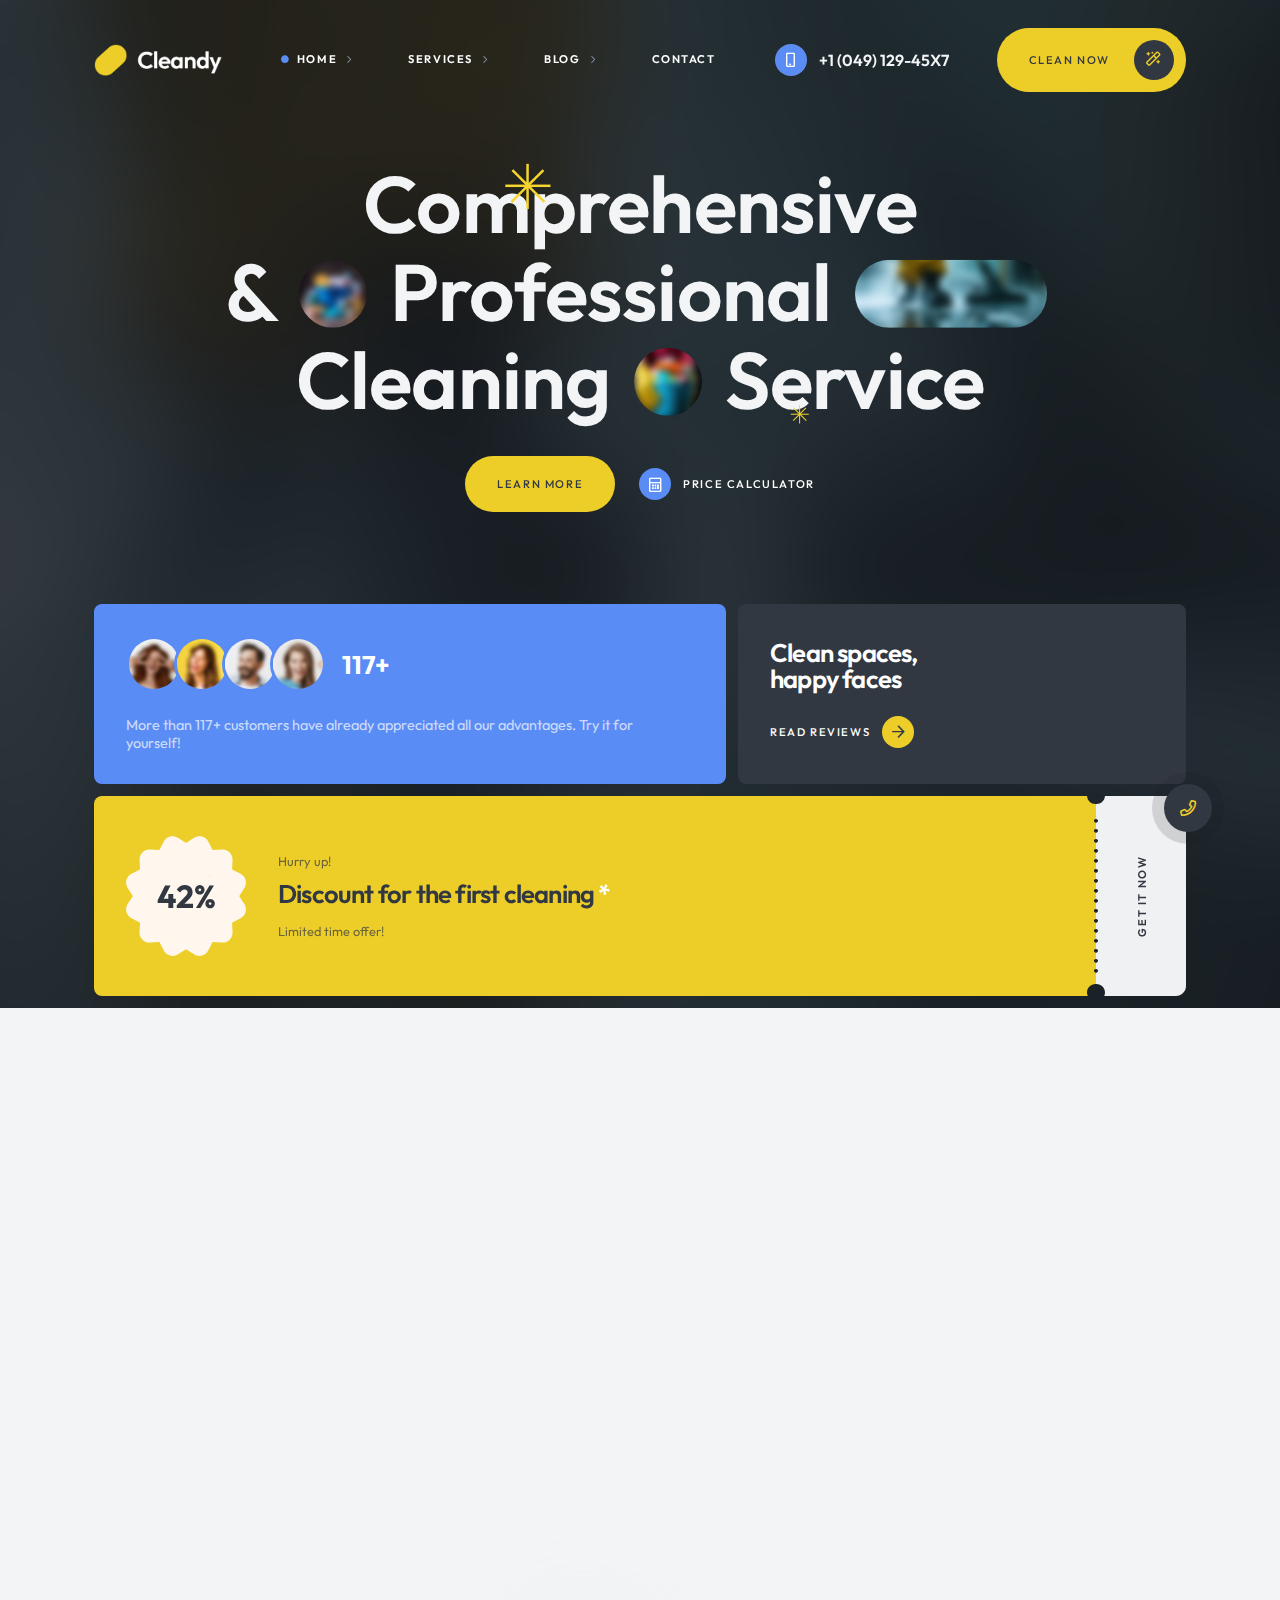
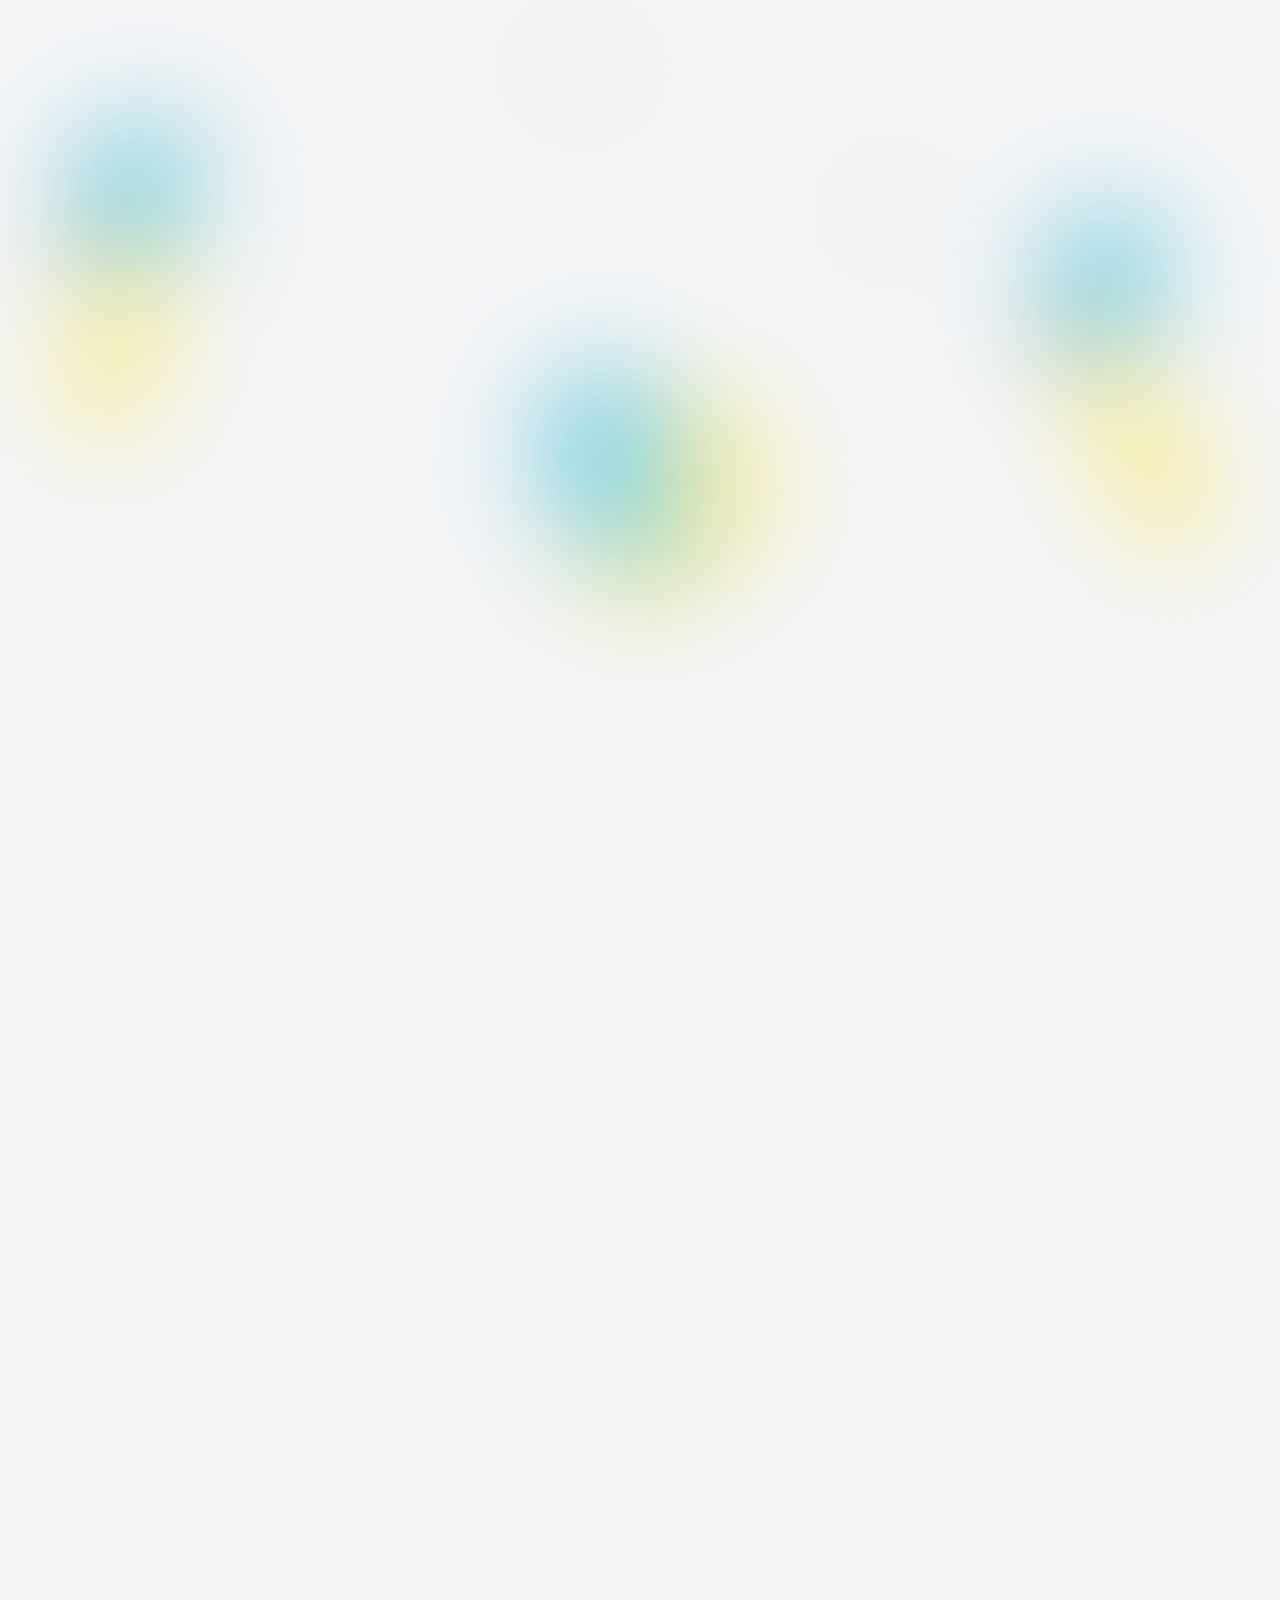
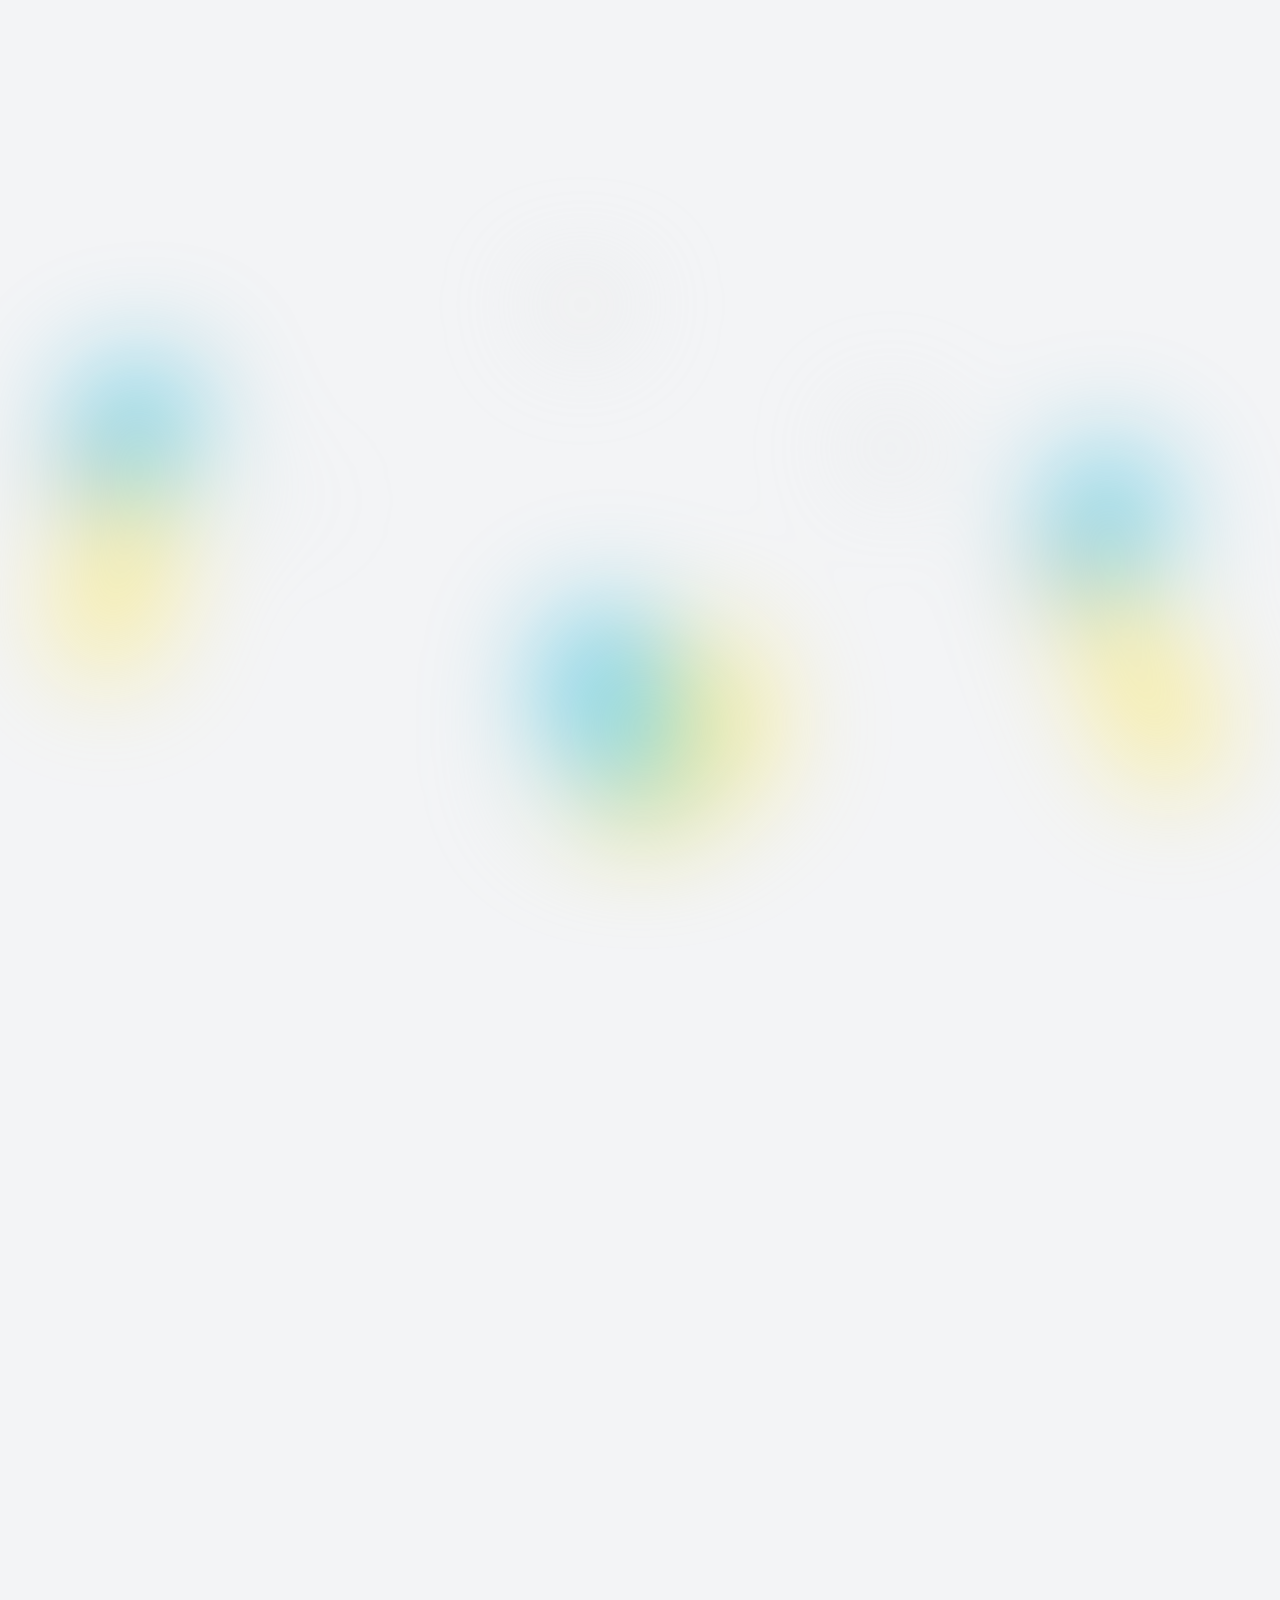
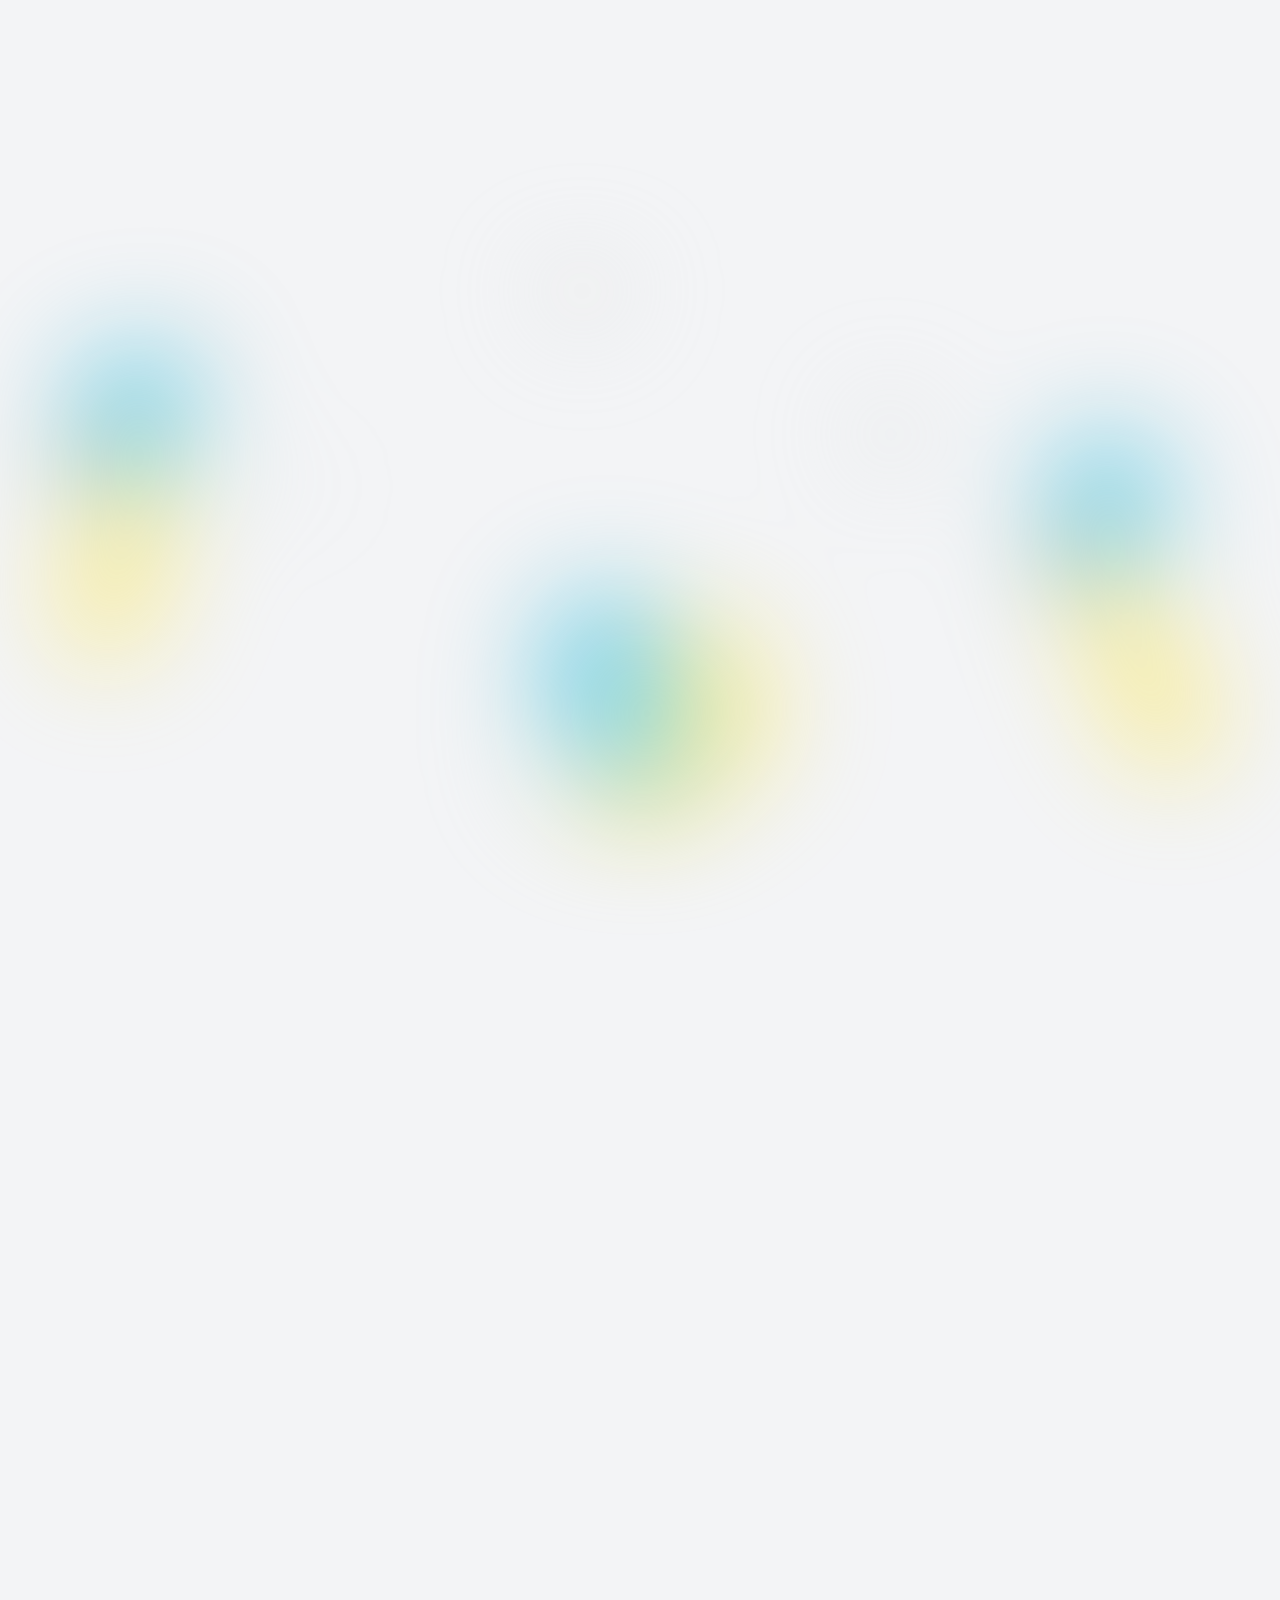
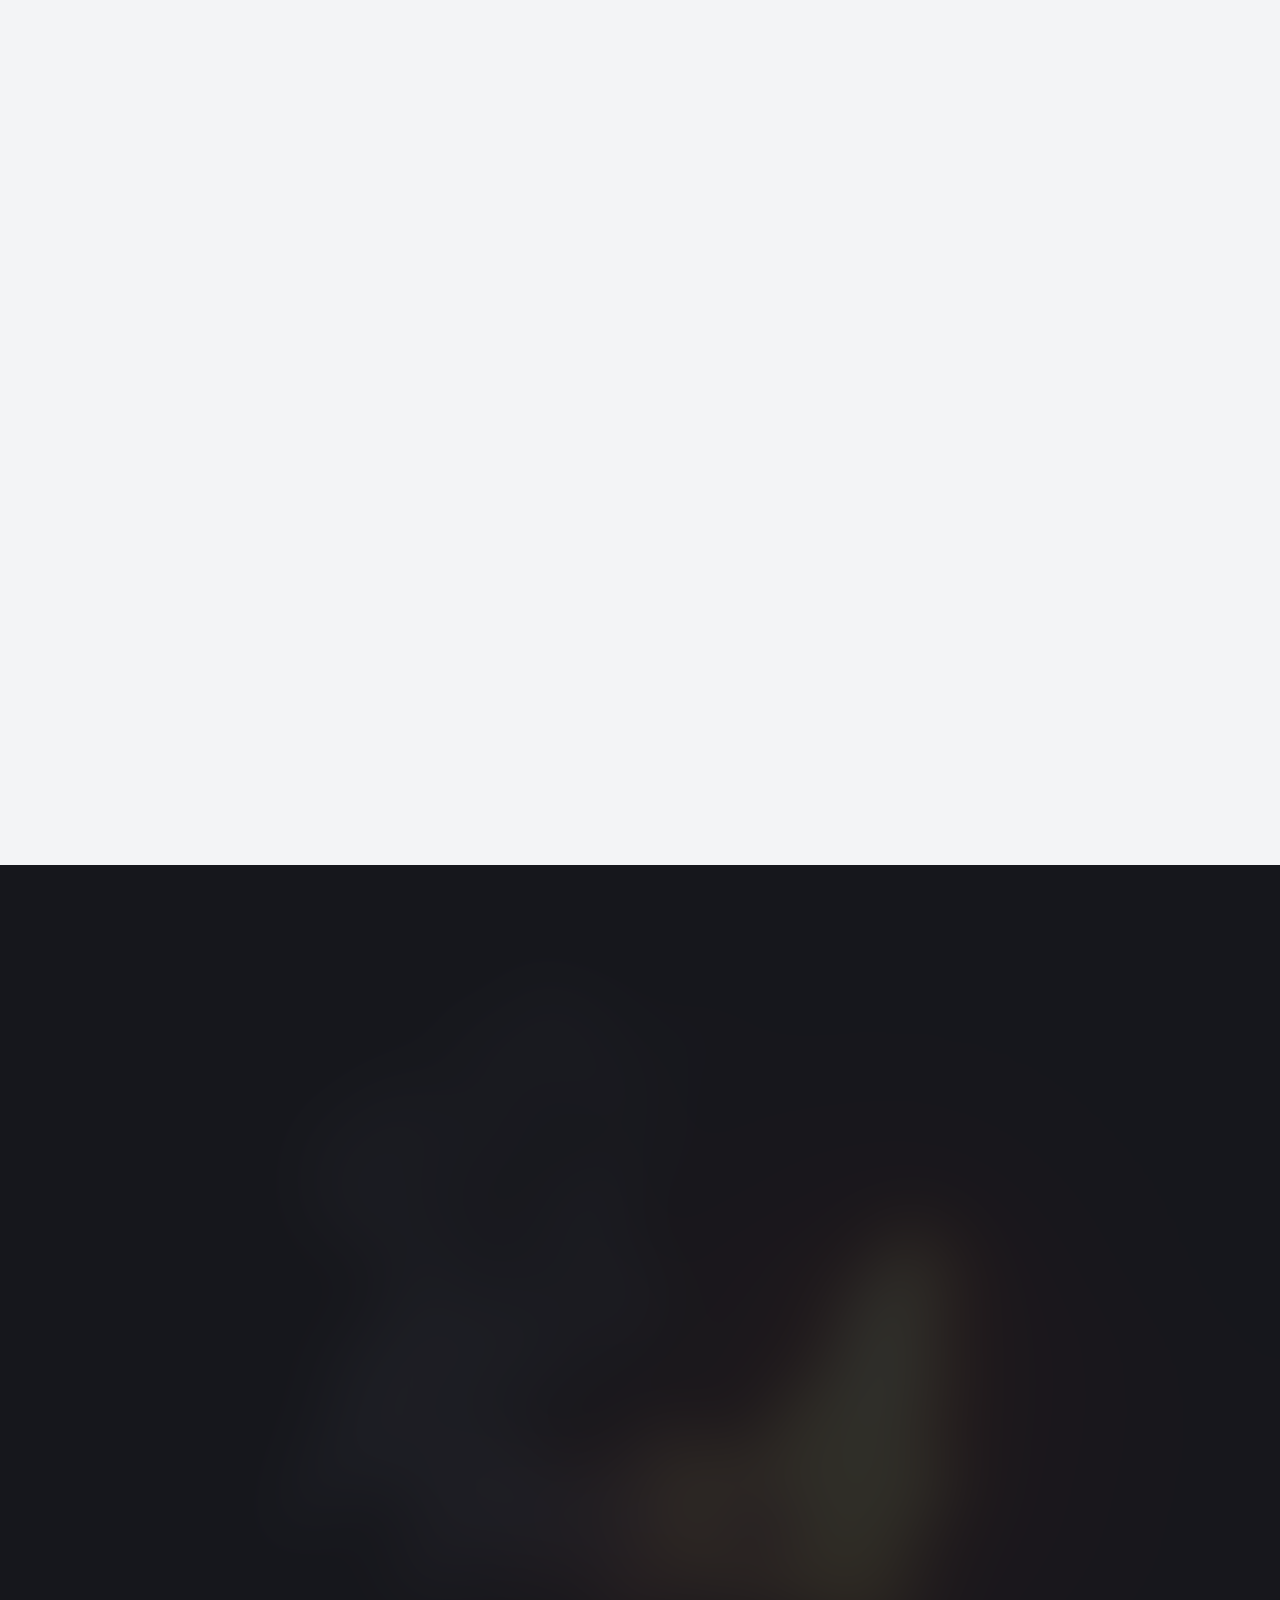
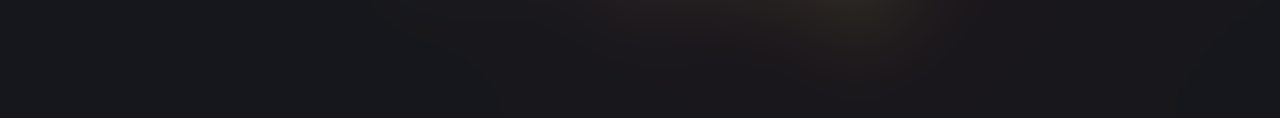
<file: home-5.html>
<!DOCTYPE html>
<html lang="zxx">

<head>

    <meta charset="UTF-8">
    <meta name="viewport" content="width=device-width, initial-scale=1.0">
    <meta http-equiv="X-UA-Compatible" content="ie=edge">
    <!-- chome mobile panel color -->
    <meta name="theme-color" content="#EDCE29">
    <!-- favicon -->
    <link rel="shortcut icon" href="img/ui/favicon.png" type="image/x-icon">

    <!-- bootstrap grid css -->
    <link rel="stylesheet" href="css/plugins/bootstrap-grid.css">
    <!-- swiper css -->
    <link rel="stylesheet" href="css/plugins/swiper.css">
    <!-- fancybox css -->
    <link rel="stylesheet" href="css/plugins/fancybox.css">
    <!-- font awesome css -->
    <link rel="stylesheet" href="css/plugins/fontawesome.css">
    <!-- main css -->
    <link rel="stylesheet" href="css/style.css">
    <!-- page title -->
    <title>Cleandy</title>

</head>

<body class="mil-tp-invert">

    <!-- page wrapper -->
    <div class="mil-page-wrapper">

        <!-- static content -->
        <div class="mil-preloader-frame">
            <div class="mil-preloader-content">
                <img src="img/ui/logo.png" alt="logo">
                <div class="mil-preloader">
                    <div class="mil-preload-line"></div>
                </div>
                <div class="mil-fs-18 mil-pre-text mil-m-1 mil-fw-600">loading: <span class="mil-percent">00</span> %</div>
            </div>
        </div>
        <div class="mil-top-panel">
            <div class="container">
                <div class="mil-tp-content">
                    <div class="mil-left">
                        <a href="#top" class="mil-logo mil-hover-bri-105" style="width: 16rem">
                            <img src="img/ui/logo.png" alt="logo">
                            <img src="img/ui/logo-light.png" alt="logo" class="mil-light">
                        </a>
                    </div>
                    <nav class="mil-main-menu">
                        <ul id="swupMenu" class="mil-menu-transition mil-aic mil-m-4">
                            <li class="mil-has-children mil-current">
                                <a href="">Home</a>
                                <ul>
                                    <li>
                                        <a href="home-1.html">Home type 1</a>
                                    </li>
                                    <li>
                                        <a href="home-2.html">Home type 2</a>
                                    </li>
                                    <li>
                                        <a href="home-3.html">Home type 3</a>
                                    </li>
                                    <li>
                                        <a href="home-4.html">Home type 4</a>
                                    </li>
                                    <li>
                                        <a href="home-5.html">Home type 5</a>
                                    </li>
                                </ul>
                            </li>
                            <li class="mil-has-children">
                                <a href="">Services</a>
                                <ul>
                                    <li>
                                        <a href="services.html">Services</a>
                                    </li>
                                    <li>
                                        <a href="service-1.html">Single service type 1</a>
                                    </li>
                                    <li>
                                        <a href="service-2.html">Single service type 2</a>
                                    </li>
                                    <li>
                                        <a href="subscription.html">Subscription</a>
                                    </li>
                                    <li>
                                        <a href="calculator.html">Price Calculator</a>
                                    </li>
                                </ul>
                            </li>
                            <li class="mil-has-children">
                                <a href="">Blog</a>
                                <ul>
                                    <li>
                                        <a href="blog.html">Blog list</a>
                                    </li>
                                    <li>
                                        <a href="publication.html">Publication</a>
                                    </li>
                                </ul>
                            </li>
                            <li>
                                <a href="contact.html">Contact</a>
                            </li>
                        </ul>
                    </nav>
                    <div class="mil-right mil-jce">
                        <div class="mil-tp-phone mil-aic mil-mr-60 mil-sm-mr-15">
                            <i class="far fa-mobile mil-icon mil-sm mil-bg-a-2 mil-m-4 mil-mr-15 mil-sm-hidden" style="padding-top: .2rem"></i>
                            <a href="tel:+380123456789" class="mil-fw-600" data-no-swup>+1 (049) 129-45X7</a>
                        </div>
                        <a href="contact.html" class="mil-btn mil-lg mil-bg-a-1 mil-br-xl mil-hover-bri-105 mil-icon-btn mil-hover-scale mil-md-hidden"><span>Clean now</span><i class="far fa-magic mil-bg-m-1 mil-a-1"></i></a>
                        <div class="mil-menu-btn">
                            <span></span>
                        </div>
                    </div>
                </div>
            </div>
        </div>
        <div class="mil-right-buttons-frame">
            <div class="mil-order-call-window">
                <div class="mil-ocw-content">
                    <div class="row mil-aic">
                        <div class="col-lg-7">
                            <form>
                                <h4 class="mil-fs-28 mil-mb-30">Leave your number, <br>and we'll call you back</h4>
                                <div class="mil-input-frame mil-mb-15">
                                    <input type="text" id="user-name-2" name="user-name" placeholder="Name" class="mil-br-md mil-bg-m-3" autocomplete="name">
                                    <i class="far fa-user mil-a-2"></i>
                                </div>
                                <div class="mil-input-frame mil-mb-30">
                                    <input type="tel" id="user-phone-2" name="user-tel" class="mil-phone-input mil-br-md mil-bg-m-3" placeholder="+38 (___) ___-__-__" autocomplete="tel">
                                    <i class="far fa-mobile mil-a-2"></i>
                                </div>
                                <button class="mil-btn mil-bg-a-1 mil-icon-btn mil-br-xl mil-hover-bri-105 mil-hover-scale" type="submit">Order a call<i class="far fa-arrow-right mil-bg-m-1 mil-a-1"></i></button>
                            </form>
                        </div>
                        <div class="col-lg-5">
                            <img src="img/ui/cc.jpg" alt="callcenter" class="mil-ocw-img mil-br-sm">
                        </div>
                    </div>
                </div>
            </div>
            <div class="mil-right-buttons">
                <a href="#top" class="mil-side-btn mil-back-to-top mil-hover-bri-120">
                    <i class="far fa-arrow-up mil-a-1"></i>
                </a>
                <button class="mil-side-btn mil-open-window mil-hover-bri-120"></button>
            </div>
        </div>
        <div class="mil-discount-popup">
            <div class="mil-popup-window">
                <div class="mil-envelope-top">
                    <i class="fal fa-times mil-close-popup"></i>
                    <svg viewBox="0 0 555 224" fill="none" xmlns="http://www.w3.org/2000/svg">
                        <g filter="url(#filter0_d_658_621)">
                            <path d="M15 180.242C15 169.665 20.5702 159.869 29.6603 154.461L262.16 16.1269C271.613 10.5024 283.387 10.5024 292.84 16.1269L525.34 154.461C534.43 159.869 540 169.665 540 180.242V205H15V180.242Z" fill="white" />
                        </g>
                        <path d="M90 153L277.931 43L465 153" stroke="#CC4E4E" stroke-opacity="0.04" stroke-width="34" stroke-linecap="round" />
                        <defs>
                            <filter id="filter0_d_658_621" x="0" y="0.908447" width="555" height="223.092" filterUnits="userSpaceOnUse" color-interpolation-filters="sRGB">
                                <feFlood flood-opacity="0" result="BackgroundImageFix" />
                                <feColorMatrix in="SourceAlpha" type="matrix" values="0 0 0 0 0 0 0 0 0 0 0 0 0 0 0 0 0 0 127 0" result="hardAlpha" />
                                <feOffset dy="4" />
                                <feGaussianBlur stdDeviation="7.5" />
                                <feComposite in2="hardAlpha" operator="out" />
                                <feColorMatrix type="matrix" values="0 0 0 0 0 0 0 0 0 0 0 0 0 0 0 0 0 0 0.15 0" />
                                <feBlend mode="normal" in2="BackgroundImageFix" result="effect1_dropShadow_658_621" />
                                <feBlend mode="normal" in="SourceGraphic" in2="effect1_dropShadow_658_621" result="shape" />
                            </filter>
                        </defs>
                    </svg>
                    <div class="mil-discount-card">
                        <div class="mil-text-part mil-aic mil-bg-a-1">
                            <div class="mil-aic">
                                <div class="mil-dscnt-star mil-invert">
                                    <img src="img/ui/star.svg" alt="star">
                                    <div class="mil-fs-40 mil-lh-100 mil-m-3 mil-fw-700"><span>50</span>%</div>
                                </div>
                                <div>
                                    <p class="mil-m-1 mil-mb-15 mil-opacity-7">Hurry up!</p>
                                    <h3 class="mil-fs-32 mil-mb-20">Discount for the first cleaning <span class="mil-m-4">*</span></h3>
                                    <p class="mil-m-1 mil-opacity-7">Limited time offer!</p>
                                </div>
                            </div>
                        </div>
                        <div class="mil-dscnt-part">
                            <img src="img/ui/discount.svg" alt="discount">
                            <div class="mil-up-text mil-m-4"><img src="img/ui/logo-light.png" alt="logo" style="width: 11rem; height: auto; margin-left: -.5rem"></div>
                        </div>
                    </div>
                </div>
                <div class="mil-envelope-body mil-tac mil-br-lg">
                    <h4 class="mil-fs-36 mil-mb-60">🔥 Wow! That's so lucky! 🥳</h4>
                    <form>
                        <div class="row">
                            <div class="col-6 mil-mb-15">
                                <div class="mil-input-frame">
                                    <input type="text" id="user-name-3" name="user-name" placeholder="Name" class="mil-br-md mil-bg-m-3" autocomplete="name">
                                    <i class="far fa-user mil-a-2"></i>
                                </div>
                            </div>
                            <div class="col-6 mil-mb-15">
                                <div class="mil-input-frame">
                                    <input type="email" id="user-email-3" name="user-email" placeholder="Email" class="mil-br-md mil-bg-m-3" autocomplete="email">
                                    <i class="far fa-at mil-a-2"></i>
                                </div>
                            </div>
                            <div class="col-md-12 mil-mb-15">
                                <div class="mil-input-frame">
                                    <input type="tel" id="user-phone-3" name="user-tel" class="mil-phone-input mil-br-md mil-bg-m-3" placeholder="+38 (___) ___-__-__" autocomplete="tel">
                                    <i class="far fa-mobile mil-a-2"></i>
                                </div>
                            </div>
                            <div class="col-lg-12 mil-aic mil-mt-15">
                                <p class="mil-fs-14 mil-m-2 mil-tal">By clicking the send button, you agree to the rules for processing personal data</p>
                                <button class="mil-btn mil-bg-a-1 mil-icon-btn mil-br-xl mil-hover-bri-105 mil-hover-scale mil-ml-60 mil-sm-ml-30" type="submit">Get it now<i class="far fa-arrow-right mil-bg-m-1 mil-a-1"></i></button>
                            </div>
                        </div>
                    </form>
                </div>
            </div>
        </div>
        <!-- static content end -->

        <!-- dynamic content -->
        <div id="swupMain" class="transition-fade">

            <!-- hero -->
            <div class="mil-hero-5 mil-relative" id="top">
                <div class="mil-bg-img">
                    <img src="img/hero/5.jpg" alt="background" class="mil-scale-img-top" data-value-1="1" data-value-2="1.3">
                </div>
                <div class="mil-main-title mil-jcc mil-ais mil-column">
                    <div class="container mil-column mil-jcb mil-h-100">
                        <div class="row mil-jcc mil-h-100 mil-aic">
                            <div class="col-lg-10 mil-column mil-aic mil-mb-f mil-scale-img-top" data-value-1="1" data-value-2=".85">
                                <div class="mil-word-frame">
                                    <svg width="89" height="89" viewBox="0 0 89 89" fill="none" xmlns="http://www.w3.org/2000/svg" class="mil-text-star mil-sm-hidden" style="width: 5vw; top: -20%;left: 24%">
                                        <rect x="42.1406" y="13.0017" width="3.46874" height="62.7841" fill="#F6D62D" />
                                        <rect x="13.0078" y="45.2607" width="3.46874" height="62.7841" transform="rotate(-90 13.0078 45.2607)" fill="#F6D62D" />
                                        <rect x="21.5859" y="22.8096" width="3.46874" height="62.7841" transform="rotate(-45 21.5859 22.8096)" fill="#F6D62D" />
                                        <rect x="22.8125" y="67.2046" width="3.46874" height="62.7841" transform="rotate(-135 22.8125 67.2046)" fill="#F6D62D" />
                                    </svg>
                                    <h1 class="mil-fs-100 mil-sm-fs-52 mil-lh-110 mil-m-3">Comprehensive</h1>
                                </div>
                                <div class="mil-word-frame">
                                    <h1 class="mil-fs-100 mil-sm-fs-52 mil-lh-110 mil-m-3">& <img src="img/ui/t6.jpg" alt="image" class="mil-text-image mil-sm-hidden"> Professional <img src="img/ui/t5.jpg" alt="image" class="mil-text-image mil-long mil-sm-hidden"></h1>
                                </div>
                                <div class="mil-word-frame mil-mb-40">
                                    <h1 class="mil-fs-100 mil-sm-fs-52 mil-lh-110 mil-m-3">Cleaning <img src="img/ui/t4.jpg" alt="image" class="mil-text-image mil-sm-hidden"> Service</h1>
                                    <svg width="89" height="89" viewBox="0 0 89 89" fill="none" xmlns="http://www.w3.org/2000/svg" class="mil-text-star mil-sm-hidden" style="width: 2vw; bottom: -40%;right: 25%;">
                                        <rect x="42.1406" y="13.0017" width="3.46874" height="62.7841" fill="#F6D62D" />
                                        <rect x="13.0078" y="45.2607" width="3.46874" height="62.7841" transform="rotate(-90 13.0078 45.2607)" fill="#F6D62D" />
                                        <rect x="21.5859" y="22.8096" width="3.46874" height="62.7841" transform="rotate(-45 21.5859 22.8096)" fill="#F6D62D" />
                                        <rect x="22.8125" y="67.2046" width="3.46874" height="62.7841" transform="rotate(-135 22.8125 67.2046)" fill="#F6D62D" />
                                    </svg>
                                </div>
                                <div class="mil-buttons-frame mil-sm-mb-0">
                                    <a href="services.html" class="mil-btn mil-bg-a-1 mil-br-xl mil-hover-bri-105 mil-hover-scale">Learn more</a>
                                    <a href="calculator.html" class="mil-link mil-m-4 mil-reverse">Price Calculator<i class="far fa-calculator mil-bg-a-2 mil-m-4" style="padding: .2rem 0 0 .2rem"></i></a>
                                </div>
                            </div>
                        </div>
                        <div class="mil-hero-cards-frame">
                            <div class="row">
                                <div class="col-lg-7 col-xxl-4 mil-mb-15">
                                    <div class="mil-hero-users-card mil-bg-a-2 mil-br-md">
                                        <div class="mil-aic mil-mb-30">
                                            <ul class="mil-users-inline">
                                                <li><img src="img/users/1.jpg" alt="User"></li>
                                                <li><img src="img/users/2.jpg" alt="User"></li>
                                                <li><img src="img/users/3.jpg" alt="User"></li>
                                                <li><img src="img/users/4.jpg" alt="User"></li>
                                            </ul>
                                            <span class="mil-fs-32 mil-fw-700 mil-m-4 mil-ml-30">117+</span>
                                        </div>
                                        <p class="mil-fs-18 mil-m-4 mil-mr-15 mil-sm-mr-0" style="opacity: .7">More than 117+ customers have already appreciated all our advantages. Try it for yourself!</p>
                                    </div>
                                </div>
                                <div class="col-lg-5 col-xxl-3 mil-mb-15">
                                    <div class="mil-hero-reviews-card mil-bg-m-1 mil-br-md">
                                        <h3 class="mil-fs-32 mil-mb-30 mil-m-4">Clean spaces, <br>happy faces</h3>
                                        <a href="#reviews" class="mil-link mil-m-4">read reviews<i class="far fa-arrow-right mil-bg-a-1 mil-m-1" style="padding: .2rem 0 0 .2rem"></i></a>
                                    </div>
                                </div>
                                <div class="col-lg-12 col-xxl-5 mil-mb-15">
                                    <div class="mil-discount-card mil-hover-move mil-call-popup">
                                        <div class="mil-text-part mil-aic mil-bg-a-1">
                                            <div class="mil-aic">
                                                <div class="mil-dscnt-star mil-invert">
                                                    <img src="img/ui/star.svg" alt="star">
                                                    <div class="mil-fs-40 mil-lh-100 mil-m-3 mil-fw-700"><span class="mil-counter" data-number="50">50</span>%</div>
                                                </div>
                                                <div>
                                                    <p class="mil-m-1 mil-mb-15 mil-opacity-7">Hurry up!</p>
                                                    <h3 class="mil-fs-32 mil-mb-20">Discount for the first cleaning <span class="mil-m-4">*</span></h3>
                                                    <p class="mil-m-1 mil-opacity-7">Limited time offer!</p>
                                                </div>
                                            </div>
                                        </div>
                                        <div class="mil-dscnt-part">
                                            <img src="img/ui/discount-light.svg" alt="discount">
                                            <div class="mil-up-text mil-m-1">Get it now</div>
                                        </div>
                                    </div>
                                </div>
                            </div>
                        </div>
                    </div>
                </div>
            </div>
            <!-- hero end -->

            <!-- services -->
            <div class="mil-p-f-15" id="scroll">
                <div class="container">
                    <div class="mil-section-title mil-mb-f mil-up">
                        <h2 class="mil-fs-36">Basic services</h2>
                        <div class="mil-dots"></div>
                        <b class="mil-fs-24">01</b>
                    </div>
                    <div class="row">
                        <div class="col-sm-6 col-xl-3 mil-mb-15 mil-up">
                            <a href="service-2.html" class="mil-service-card mil-bg-m-4 mil-br-md">
                                <div class="row">
                                    <div class="col-sm-7 mil-column mil-jcb">
                                        <h3 class="mil-fs-30 mil-mb-30 mil-lh-110">Apartment <br class="mil-sm-hidden">cleaning</h3>
                                    </div>
                                    <div class="col-sm-5 mil-jce mil-sm-jcs">
                                        <span class="mil-up-text mil-m-1 mil-mb-30">from $59</span>
                                    </div>
                                    <div class="mil-dots mil-mb-30"></div>
                                    <div class="col-sm-12">
                                        <ul class="mil-check-list mil-mb-40">
                                            <li>Dust all surfaces</li>
                                            <li>Mop floors</li>
                                            <li>Clean kitchen surfaces</li>
                                            <li>Disinfect bathroom and toilet</li>
                                            <li>Take out trash</li>
                                        </ul>
                                        <div class="mil-dots mil-mb-30"></div>
                                        <div>
                                            <div class="mil-btn mil-sm mil-bg-m-3 mil-br-xl mil-hover-bri-105 mil-hover-scale">Learn more</div>
                                        </div>
                                    </div>
                                </div>
                            </a>
                        </div>
                        <div class="col-sm-6 col-xl-3 mil-mb-15 mil-up">
                            <a href="service-2.html" class="mil-service-card mil-bg-m-4 mil-br-md">
                                <div class="row">
                                    <div class="col-sm-7 mil-column mil-jcb">
                                        <h3 class="mil-fs-30 mil-mb-30 mil-lh-110">Home <br class="mil-sm-hidden">cleaning</h3>
                                    </div>
                                    <div class="col-sm-5 mil-jce mil-sm-jcs">
                                        <span class="mil-up-text mil-m-1 mil-mb-30">from $59</span>
                                    </div>
                                    <div class="mil-dots mil-mb-30"></div>
                                    <div class="col-sm-12">
                                        <ul class="mil-check-list mil-mb-40">
                                            <li>Dust all surfaces</li>
                                            <li>Mop floors</li>
                                            <li>Clean kitchen surfaces</li>
                                            <li>Disinfect bathroom and toilet</li>
                                            <li>Take out trash</li>
                                        </ul>
                                        <div class="mil-dots mil-mb-30"></div>
                                        <div>
                                            <div class="mil-btn mil-sm mil-bg-m-3 mil-br-xl mil-hover-bri-105 mil-hover-scale">Learn more</div>
                                        </div>
                                    </div>
                                </div>
                            </a>
                        </div>
                        <div class="col-sm-6 col-xl-3 mil-mb-15 mil-up">
                            <a href="service-2.html" class="mil-service-card mil-bg-m-4 mil-br-md">
                                <div class="row">
                                    <div class="col-sm-7 mil-column mil-jcb">
                                        <h3 class="mil-fs-30 mil-mb-30 mil-lh-110">Office <br class="mil-sm-hidden">cleaning</h3>
                                    </div>
                                    <div class="col-sm-5 mil-jce mil-sm-jcs">
                                        <span class="mil-up-text mil-m-1 mil-mb-30">from $59</span>
                                    </div>
                                    <div class="mil-dots mil-mb-30"></div>
                                    <div class="col-sm-12">
                                        <ul class="mil-check-list mil-mb-40">
                                            <li>Disinfect desks and phones</li>
                                            <li>Mop floors</li>
                                            <li>Polish glass surfaces</li>
                                            <li>Disinfect restrooms</li>
                                            <li>Take out trash</li>
                                        </ul>
                                        <div class="mil-dots mil-mb-30"></div>
                                        <div>
                                            <div class="mil-btn mil-sm mil-bg-m-3 mil-br-xl mil-hover-bri-105 mil-hover-scale">Learn more</div>
                                        </div>
                                    </div>
                                </div>
                            </a>
                        </div>
                        <div class="col-sm-6 col-xl-3 mil-mb-15 mil-up">
                            <a href="service-2.html" class="mil-service-card mil-bg-m-4 mil-br-md">
                                <div class="row">
                                    <div class="col-sm-7 mil-column mil-jcb">
                                        <h3 class="mil-fs-30 mil-mb-30 mil-lh-110">Specialized <br class="mil-sm-hidden">cleaning</h3>
                                    </div>
                                    <div class="col-sm-5 mil-jce mil-sm-jcs">
                                        <span class="mil-up-text mil-m-1 mil-mb-30">from $59</span>
                                    </div>
                                    <div class="mil-dots mil-mb-30"></div>
                                    <div class="col-sm-12">
                                        <ul class="mil-check-list mil-mb-40">
                                            <li>Warehouse Cleaning</li>
                                            <li>Abandoned Property Cleaning</li>
                                            <li>Outdoor Area Cleaning</li>
                                            <li>High-Level Dusting</li>
                                            <li>Industrial Cleaning</li>
                                        </ul>
                                        <div class="mil-dots mil-mb-30"></div>
                                        <div>
                                            <div class="mil-btn mil-sm mil-bg-m-3 mil-br-xl mil-hover-bri-105 mil-hover-scale">Learn more</div>
                                        </div>
                                    </div>
                                </div>
                            </a>
                        </div>
                    </div>
                </div>
            </div>
            <!-- services end -->

            <!-- services -->
            <div class="mil-p-0-15 mil-relative">
                <img src="img/ui/bg.png" alt="background" class="mil-bg" style="top: -10rem">
                <div class="container">
                    <div class="mil-section-title mil-mb-f mil-up">
                        <h2 class="mil-fs-36">Additional services</h2>
                        <div class="mil-dots"></div>
                        <b class="mil-fs-24">02</b>
                    </div>
                    <div class="row">
                        <div class="col-sm-6 col-md-4 col-xl-3 mil-mb-15 mil-up">
                            <a href="service-1.html" class="mil-service-card mil-bg-m-4 mil-br-md">
                                <div class="mil-jcs mil-aic">
                                    <img src="img/ui/icons/1.png" alt="icon" class="mil-card-icon mil-mr-30">
                                    <h3 class="mil-fs-24 mil-lh-110">Window cleaning</h3>
                                </div>
                            </a>
                        </div>
                        <div class="col-sm-6 col-md-4 col-xl-3 mil-mb-15 mil-up">
                            <a href="service-1.html" class="mil-service-card mil-bg-m-4 mil-br-md">
                                <div class="mil-jcs mil-aic">
                                    <img src="img/ui/icons/2.png" alt="icon" class="mil-card-icon mil-mr-30">
                                    <h3 class="mil-fs-24 mil-lh-110">Dry cleaning</h3>
                                </div>
                            </a>
                        </div>
                        <div class="col-sm-6 col-md-4 col-xl-3 mil-mb-15 mil-up">
                            <a href="service-1.html" class="mil-service-card mil-bg-m-4 mil-br-md">
                                <div class="mil-jcs mil-aic">
                                    <img src="img/ui/icons/3.png" alt="icon" class="mil-card-icon mil-mr-30">
                                    <h3 class="mil-fs-24 mil-lh-110">Post-construction</h3>
                                </div>
                            </a>
                        </div>
                        <div class="col-sm-6 col-md-4 col-xl-3 mil-mb-15 mil-up">
                            <a href="service-1.html" class="mil-service-card mil-bg-m-4 mil-br-md">
                                <div class="mil-jcs mil-aic">
                                    <img src="img/ui/icons/4.png" alt="icon" class="mil-card-icon mil-mr-30">
                                    <h3 class="mil-fs-24 mil-lh-110">Pools cleaning</h3>
                                </div>
                            </a>
                        </div>
                        <div class="col-sm-6 col-md-4 col-xl-3 mil-mb-15 mil-up">
                            <a href="service-1.html" class="mil-service-card mil-bg-m-4 mil-br-md">
                                <div class="mil-jcs mil-aic">
                                    <img src="img/ui/icons/5.png" alt="icon" class="mil-card-icon mil-mr-30">
                                    <h3 class="mil-fs-24 mil-lh-110">landscaping</h3>
                                </div>
                            </a>
                        </div>
                        <div class="col-sm-6 col-md-4 col-xl-3 mil-mb-15 mil-up">
                            <a href="service-1.html" class="mil-service-card mil-bg-m-4 mil-br-md">
                                <div class="mil-jcs mil-aic">
                                    <img src="img/ui/icons/6.png" alt="icon" class="mil-card-icon mil-mr-30">
                                    <h3 class="mil-fs-24 mil-lh-110">Cosmetic repairs</h3>
                                </div>
                            </a>
                        </div>
                        <div class="col-sm-6 col-md-4 col-xl-3 mil-mb-15 mil-up">
                            <a href="service-1.html" class="mil-service-card mil-bg-m-4 mil-br-md">
                                <div class="mil-jcs mil-aic">
                                    <img src="img/ui/icons/7.png" alt="icon" class="mil-card-icon mil-mr-30">
                                    <h3 class="mil-fs-24 mil-lh-110">By agreement</h3>
                                </div>
                            </a>
                        </div>
                    </div>
                </div>
            </div>
            <!-- services end -->

            <!-- about -->
            <div class="mil-p-0-15">
                <div class="container">
                    <div class="mil-section-title mil-mb-f mil-up">
                        <h2 class="mil-fs-36">A little bit about us</h2>
                        <div class="mil-dots"></div>
                        <b class="mil-fs-24">03</b>
                    </div>
                    <div class="row">
                        <div class="col-md-6 col-xl-4 mil-mb-15 mil-up">
                            <div class="mil-about-box mil-br-md">
                                <img src="img/ui/a1.jpg" alt="cover" class="mil-box-cover mil-scale-img" data-value-1="1.2" data-value-2="1">
                            </div>
                        </div>
                        <div class="col-md-6 col-xl-4 mil-mb-15 mil-up">
                            <div class="mil-about-box mil-br-md mil-bg-m-1">
                                <img src="img/ui/bg-i1.png" alt="icons" class="mil-box-icons mil-opacity-05 mil-parallax-img" data-value-1="0" data-value-2="-60">
                                <div class="mil-box-content mil-column mil-jcb mil-tar">
                                    <ul class="mil-users-inline mil-dark-border mil-sm mil-jce mil-mb-20">
                                        <li><img src="img/users/1.jpg" alt="User"></li>
                                        <li><img src="img/users/2.jpg" alt="User"></li>
                                        <li><img src="img/users/3.jpg" alt="User"></li>
                                        <li><img src="img/users/4.jpg" alt="User"></li>
                                    </ul>
                                    <div>
                                        <div class="mil-fs-72 mil-fw-600 mil-m-3 mil-mb-20"><span class="mil-counter" data-number="2740">2740</span><span class="mil-a-1">+</span></div>
                                        <p class="mil-fs-20 mil-m-3 mil-opacity-4">Satisfied customers a year, <br>and this is just the beginning </p>
                                    </div>
                                </div>
                            </div>
                        </div>
                        <div class="col-md-6 col-xl-4 mil-mb-15 mil-up">
                            <div class="mil-about-box mil-br-md">
                                <img src="img/ui/a2.jpg" alt="cover" class="mil-box-cover mil-scale-img" data-value-1="1.2" data-value-2="1">
                            </div>
                        </div>
                        <div class="col-md-6 col-xl-4 mil-mb-15 mil-up">
                            <div class="mil-about-box mil-br-md mil-bg-a-2">
                                <div class="mil-box-content mil-column mil-jcb">
                                    <p class="mil-fs-38 mil-fw-600 mil-m-4"><span class="mil-counter" data-number="12">12</span> years of <br>experience in <br>cleaning.</p>
                                    <div>
                                        <p class="mil-fs-20 mil-m-3 mil-opacity-7">As many as 12 years of reliability and professionalism</p>
                                    </div>
                                    <div class="mil-bg-number mil-scale-img" data-value-1="1.2" data-value-2="1">12</div>
                                </div>
                            </div>
                        </div>
                        <div class="col-md-6 col-xl-4 mil-mb-15 mil-up mil-relative">
                            <div class="mil-about-box mil-br-md">
                                <img src="img/ui/a3.jpg" alt="cover" class="mil-box-cover mil-scale-img" data-value-1="1.2" data-value-2="1" style="object-position: bottom">
                            </div>
                            <img src="img/ui/s1.png" alt="star" class="mil-deco-star">
                        </div>
                        <div class="col-md-6 col-xl-4 mil-mb-15 mil-up">
                            <div class="mil-about-box mil-br-md mil-bg-a-1">
                                <img src="img/ui/bg-i2.png" alt="icons" class="mil-box-icons mil-scale-img" data-value-1="1.3" data-value-2="1" style="right: -2rem; top: 10%">
                                <div class="mil-box-content mil-column mil-jcb">
                                    <p class="mil-fs-38 mil-fw-600 mil-m-1">We clean with <br> the environment <br>in mind.</p>
                                    <div>
                                        <p class="mil-fs-20 mil-m-1">We use only professional <br>ecological household chemicals <br>and materials.</p>
                                    </div>
                                </div>
                            </div>
                        </div>
                    </div>
                </div>
            </div>
            <!-- about end -->

            <!-- team -->
            <div class="mil-p-0-15">
                <div class="container">
                    <div class="mil-section-title mil-mb-f mil-up">
                        <h2 class="mil-fs-36">Meet our team</h2>
                        <div class="mil-dots"></div>
                        <b class="mil-fs-24">04</b>
                    </div>
                </div>
                <div class="container-fluid">
                    <div class="swiper-container mil-team-slider mil-mb-f mil-up">
                        <div class="swiper-wrapper">
                            <div class="swiper-slide">
                                <div class="mil-team-card">
                                    <img src="img/team/1.jpg" alt="Team member">
                                    <div class="mil-descr">
                                        <h5 class="mil-fs-20 mil-m-4 mil-mb-15">Sarah Newman</h5>
                                        <p class="mil-m-2 mil-up-text">Founder</p>
                                    </div>
                                </div>
                            </div>
                            <div class="swiper-slide">
                                <div class="mil-team-card">
                                    <img src="img/team/2.jpg" alt="Team member">
                                    <div class="mil-descr">
                                        <h5 class="mil-fs-20 mil-m-4 mil-mb-15">Sarah Newman</h5>
                                        <p class="mil-m-2 mil-up-text">Cleaner</p>
                                    </div>
                                </div>
                            </div>
                            <div class="swiper-slide">
                                <div class="mil-team-card">
                                    <img src="img/team/3.jpg" alt="Team member">
                                    <div class="mil-descr">
                                        <h5 class="mil-fs-20 mil-m-4 mil-mb-15">Sarah Newman</h5>
                                        <p class="mil-m-2 mil-up-text">Cleaner</p>
                                    </div>
                                </div>
                            </div>
                            <div class="swiper-slide">
                                <div class="mil-team-card">
                                    <img src="img/team/4.jpg" alt="Team member">
                                    <div class="mil-descr">
                                        <h5 class="mil-fs-20 mil-m-4 mil-mb-15">Sarah Newman</h5>
                                        <p class="mil-m-2 mil-up-text">Cleaner</p>
                                    </div>
                                </div>
                            </div>
                            <div class="swiper-slide">
                                <div class="mil-team-card">
                                    <img src="img/team/5.jpg" alt="Team member">
                                    <div class="mil-descr">
                                        <h5 class="mil-fs-20 mil-m-4 mil-mb-15">Sarah Newman</h5>
                                        <p class="mil-m-2 mil-up-text">Cleaner</p>
                                    </div>
                                </div>
                            </div>
                            <div class="swiper-slide">
                                <div class="mil-team-card">
                                    <img src="img/team/6.jpg" alt="Team member">
                                    <div class="mil-descr">
                                        <h5 class="mil-fs-20 mil-m-4 mil-mb-15">Sarah Newman</h5>
                                        <p class="mil-m-2 mil-up-text">Cleaner</p>
                                    </div>
                                </div>
                            </div>
                            <div class="swiper-slide">
                                <div class="mil-team-card">
                                    <img src="img/team/7.jpg" alt="Team member">
                                    <div class="mil-descr">
                                        <h5 class="mil-fs-20 mil-m-4 mil-mb-15">Sarah Newman</h5>
                                        <p class="mil-m-2 mil-up-text">Cleaner</p>
                                    </div>
                                </div>
                            </div>
                            <div class="swiper-slide">
                                <div class="mil-team-card">
                                    <img src="img/team/8.jpg" alt="Team member">
                                    <div class="mil-descr">
                                        <h5 class="mil-fs-20 mil-m-4 mil-mb-15">Sarah Newman</h5>
                                        <p class="mil-m-2 mil-up-text">Cleaner</p>
                                    </div>
                                </div>
                            </div>
                        </div>
                    </div>
                </div>
                <div class="container">
                    <div class="row">
                        <div class="col-lg-7 mil-mb-15">
                            <div class="mil-cta mil-br-lg mil-bg-a-1 mil-aicb mil-up">
                                <div class="row mil-jcb">
                                    <div class="col-lg-6 mil-mb-30">
                                        <h5 class="mil-fs-32 mil-m-1">Highly skilled professionals are always at your service.</h5>
                                    </div>
                                    <div class="col-lg-6 mil-jce mil-md-jcs mil-mb-30">
                                        <a href="services.html" class="mil-btn mil-icon-btn mil-bg-m-1 mil-m-4 mil-br-xl mil-hover-bri-105 mil-hover-scale">Choose a service<i class="far fa-arrow-right mil-bg-a-1 mil-m-1"></i></a>
                                    </div>
                                </div>
                            </div>
                        </div>
                        <div class="col-lg-5 mil-mb-15">
                            <div class="mil-cta mil-br-lg mil-bg-m-4 mil-jcc mil-column mil-up">
                                <h5 class="mil-fs-22 mil-md-fs-32 mil-m-1 mil-mb-15 mil-md-mb-30">We accept your requests 24 hours a day, 7 days a week</h5>
                                <a href="contact.html" class="mil-link mil-m-1 mil-mb-15">Get in touch<i class="far fa-arrow-right mil-bg-m-3 mil-m-1"></i></a>
                            </div>
                        </div>
                    </div>
                </div>
            </div>
            <!-- team end -->

            <!-- reviews -->
            <div class="mil-p-0-f mil-relative" id="reviews">
                <img src="img/ui/bg.png" alt="background" class="mil-bg" style="top: -10rem">
                <div class="container">
                    <div class="mil-section-title mil-mb-f mil-up">
                        <h2 class="mil-fs-36">Clients Voices</h2>
                        <div class="mil-dots"></div>
                        <b class="mil-fs-24">05</b>
                    </div>
                    <div class="mil-revi-pagination mil-up mil-mb-60"></div>
                    <div class="row mil-jcc">
                        <div class="col-lg-8 mil-relative">
                            <div class="mil-slider-nav mil-soft mil-reviews-nav mil-up">
                                <div class="mil-slider-arrow mil-prev mil-revi-prev"><i class="far fa-arrow-right"></i></div>
                                <div class="mil-slider-arrow mil-revi-next"><i class="far fa-arrow-right"></i></div>
                            </div>
                            <div class="swiper-container mil-reviews-slider mil-mb-60">
                                <div class="swiper-wrapper">
                                    <div class="swiper-slide">
                                        <div class="mil-review-frame mil-tac" data-swiper-parallax="-600" data-swiper-parallax-opacity="0" data-swiper-parallax-scale=".6">
                                            <h5 class="mil-fs-28 mil-m-1 mil-up mil-mb-15">Sarah Newman</h5>
                                            <p class="mil-m-1 mil-up-text mil-up mil-mb-40">Envato market</p>
                                            <div class="mil-fs-72 mil-a-2 mil-lh-100 mil-up" style="transform: translateX(-1rem)"><i>"</i></div>
                                            <p class="mil-fs-22 mil-m-1 mil-lh-200 mil-up">I’ve been using Cleandy for my home cleaning needs for over six months now, and I couldn’t be more satisfied. Their team is always punctual, professional, and friendly. The attention to detail is fantastic, and my apartment has never looked better. I especially love how fresh and organized everything feels after they’re done. I highly recommend Cleandy for anyone looking for reliable cleaning services!</p>
                                        </div>
                                    </div>
                                    <div class="swiper-slide">
                                        <div class="mil-review-frame mil-tac" data-swiper-parallax="-600" data-swiper-parallax-opacity="0" data-swiper-parallax-scale=".6">
                                            <h5 class="mil-fs-28 mil-m-1 mil-up mil-mb-15">Emma Trueman</h5>
                                            <p class="mil-m-1 mil-up-text mil-up mil-mb-40">Envato market</p>
                                            <div class="mil-fs-72 mil-a-2 mil-lh-100 mil-up" style="transform: translateX(-1rem)"><i>"</i></div>
                                            <p class="mil-fs-22 mil-m-1 mil-lh-200 mil-up">Cleandy provided an exceptional deep cleaning service for my office. The cleaners were thorough and left no corner untouched. It’s refreshing to see such dedication to their work, and they used high-quality, eco-friendly products, which was a big plus for us. Our office now looks spotless, and we will definitely be using Cleandy on a regular basis!</p>
                                        </div>
                                    </div>
                                    <div class="swiper-slide">
                                        <div class="mil-review-frame mil-tac" data-swiper-parallax="-600" data-swiper-parallax-opacity="0" data-swiper-parallax-scale=".6">
                                            <h5 class="mil-fs-28 mil-m-1 mil-up mil-mb-15">Paul Oldman</h5>
                                            <p class="mil-m-1 mil-up-text mil-up mil-mb-40">Envato market</p>
                                            <div class="mil-fs-72 mil-a-2 mil-lh-100 mil-up" style="transform: translateX(-1rem)"><i>"</i></div>
                                            <p class="mil-fs-22 mil-m-1 mil-lh-200 mil-up">I hired Cleandy to clean my house before hosting a big family gathering, and they exceeded all my expectations. The kitchen, bathrooms, and living areas were sparkling clean, and they even took care of some tough stains I thought would never go away. The team was efficient and friendly, making the whole experience stress-free. Highly recommend!</p>
                                        </div>
                                    </div>
                                    <div class="swiper-slide">
                                        <div class="mil-review-frame mil-tac" data-swiper-parallax="-600" data-swiper-parallax-opacity="0" data-swiper-parallax-scale=".6">
                                            <h5 class="mil-fs-28 mil-m-1 mil-up mil-mb-15">Ashley freeman</h5>
                                            <p class="mil-m-1 mil-up-text mil-up mil-mb-40">Envato market</p>
                                            <div class="mil-fs-72 mil-a-2 mil-lh-100 mil-up" style="transform: translateX(-1rem)"><i>"</i></div>
                                            <p class="mil-fs-22 mil-m-1 mil-lh-200 mil-up">Cleandy is hands down the best cleaning company I’ve ever used! They’re incredibly professional and easy to work with. The staff goes above and beyond to make sure every inch of my home is perfectly clean. Their flexible scheduling is a lifesaver, and the results speak for themselves – my house has never felt so clean and fresh. I’m so happy I found them!"</p>
                                        </div>
                                    </div>
                                    <div class="swiper-slide">
                                        <div class="mil-review-frame mil-tac" data-swiper-parallax="-600" data-swiper-parallax-opacity="0" data-swiper-parallax-scale=".6">
                                            <h5 class="mil-fs-28 mil-m-1 mil-up mil-mb-15">Andrew Oldman</h5>
                                            <p class="mil-m-1 mil-up-text mil-up mil-mb-40">Envato market</p>
                                            <div class="mil-fs-72 mil-a-2 mil-lh-100 mil-up" style="transform: translateX(-1rem)"><i>"</i></div>
                                            <p class="mil-fs-22 mil-m-1 mil-lh-200 mil-up">I’ve been using Cleandy for my home cleaning needs for over six months now, and I couldn’t be more satisfied. Their team is always punctual, professional, and friendly. The attention to detail is fantastic, and my apartment has never looked better. I especially love how fresh and organized everything feels after they’re done. I highly recommend Cleandy for anyone looking for reliable cleaning services!</p>
                                        </div>
                                    </div>
                                    <div class="swiper-slide">
                                        <div class="mil-review-frame mil-tac" data-swiper-parallax="-600" data-swiper-parallax-opacity="0" data-swiper-parallax-scale=".6">
                                            <h5 class="mil-fs-28 mil-m-1 mil-up mil-mb-15">Oscar Trueman</h5>
                                            <p class="mil-m-1 mil-up-text mil-up mil-mb-40">Envato market</p>
                                            <div class="mil-fs-72 mil-a-2 mil-lh-100 mil-up" style="transform: translateX(-1rem)"><i>"</i></div>
                                            <p class="mil-fs-22 mil-m-1 mil-lh-200 mil-up">Cleandy provided an exceptional deep cleaning service for my office. The cleaners were thorough and left no corner untouched. It’s refreshing to see such dedication to their work, and they used high-quality, eco-friendly products, which was a big plus for us. Our office now looks spotless, and we will definitely be using Cleandy on a regular basis!</p>
                                        </div>
                                    </div>
                                </div>
                            </div>
                            <div class="mil-aic mil-jcc mil-up">
                                <p class="mil-mr-15">Overall:</p>
                                <i class="fas fa-star mil-fs-20 mil-a-1 mil-mr-5"></i>
                                <i class="fas fa-star mil-fs-20 mil-a-1 mil-mr-5"></i>
                                <i class="fas fa-star mil-fs-20 mil-a-1 mil-mr-5"></i>
                                <i class="fas fa-star mil-fs-20 mil-a-1 mil-mr-5"></i>
                                <i class="fas fa-star mil-fs-20 mil-a-1 mil-mr-15"></i>
                                <p>4.9/5.0</p>
                            </div>
                        </div>
                    </div>
                </div>
            </div>
            <!-- reviews end -->

            <!-- clients -->
            <div class="mil-mb-f">
                <div class="container">
                    <div class="mil-clients mil-bg-m-4 mil-br-md mil-up">
                        <div class="row">
                            <div class="col-4 col-md mil-mb-15">
                                <div class="mil-client-logo">
                                    <img src="img/brands/1.png" alt="client">
                                </div>
                            </div>
                            <div class="col-4 col-md mil-mb-15">
                                <div class="mil-client-logo">
                                    <img src="img/brands/2.png" alt="client">
                                </div>
                            </div>
                            <div class="col-4 col-md mil-mb-15">
                                <div class="mil-client-logo">
                                    <img src="img/brands/3.png" alt="client">
                                </div>
                            </div>
                            <div class="col-4 col-md mil-mb-15">
                                <div class="mil-client-logo">
                                    <img src="img/brands/4.png" alt="client">
                                </div>
                            </div>
                            <div class="col-4 col-md mil-mb-15">
                                <div class="mil-client-logo">
                                    <img src="img/brands/5.png" alt="client">
                                </div>
                            </div>
                            <div class="col-4 col-md mil-mb-15">
                                <div class="mil-client-logo">
                                    <img src="img/brands/6.png" alt="client">
                                </div>
                            </div>
                        </div>
                    </div>
                </div>
            </div>
            <!-- clients end -->

            <!-- subscription -->
            <div class="mil-p-0-15">
                <div class="container">
                    <div class="mil-section-title mil-mb-f mil-up">
                        <h2 class="mil-fs-36">Cleaning subscription</h2>
                        <div class="mil-dots"></div>
                        <b class="mil-fs-24">06</b>
                    </div>
                    <div class="row">
                        <div class="col-md-6 col-lg-4 mil-mb-15 mil-up">
                            <a href="contact.html" class="mil-subscription-card mil-bg-m-4 mil-br-md">
                                <div class="mil-card-head mil-bg-m-1">
                                    <h4 class="mil-fs-24 mil-m-4">Basic Care</h4>
                                </div>
                                <div class="mil-card-body">
                                    <div class="mil-m-1 mil-fs-20 mil-fw-600 mil-mb-15">from $ <span class="mil-fs-52">199</span> <span class="mil-fw-400 mil-fs-16">/month</span></div>
                                    <p class="mil-mb-30">4 times a month, 1 time a week</p>

                                    <div class="mil-dots mil-mb-30"></div>
                                    <div class="col-sm-12">
                                        <ul class="mil-check-list mil-mb-40">
                                            <li>Dust all surfaces</li>
                                            <li>Mop floors</li>
                                            <li>Clean kitchen surfaces</li>
                                            <li>Disinfect bathroom and toilet</li>
                                            <li>Take out trash</li>
                                        </ul>
                                        <div class="mil-dots mil-mb-30"></div>
                                        <div>
                                            <div class="mil-btn mil-bg-m-3 mil-br-xl mil-hover-bg-a-1 mil-hover-scale">Choose a plan</div>
                                        </div>
                                    </div>
                                </div>
                            </a>
                        </div>
                        <div class="col-md-6 col-lg-4 mil-mb-15 mil-up">
                            <a href="contact.html" class="mil-subscription-card mil-bg-m-4 mil-br-md">
                                <div class="mil-card-head mil-bg-a-2">
                                    <h4 class="mil-fs-24 mil-m-4">Essential Clean</h4>
                                </div>
                                <div class="mil-card-body">
                                    <div class="mil-m-1 mil-fs-20 mil-fw-600 mil-mb-15">from $ <span class="mil-fs-52">399</span> <span class="mil-fw-400 mil-fs-16">/month</span></div>
                                    <p class="mil-mb-30">4 times a month, 1 time a week</p>

                                    <div class="mil-dots mil-mb-30"></div>
                                    <div class="col-sm-12">
                                        <ul class="mil-check-list mil-mb-40">
                                            <li>Dust all surfaces</li>
                                            <li>Mop floors</li>
                                            <li>Clean kitchen surfaces</li>
                                            <li>Disinfect bathroom and toilet</li>
                                            <li>Take out trash</li>
                                        </ul>
                                        <div class="mil-dots mil-mb-30"></div>
                                        <div>
                                            <div class="mil-btn mil-bg-m-3 mil-br-xl mil-hover-bg-a-1 mil-hover-scale">Choose a plan</div>
                                        </div>
                                    </div>
                                </div>
                            </a>
                        </div>
                        <div class="col-md-6 col-lg-4 mil-mb-15 mil-up">
                            <a href="contact.html" class="mil-subscription-card mil-bg-m-4 mil-br-md">
                                <div class="mil-card-head mil-bg-a-1">
                                    <h4 class="mil-fs-24 mil-m-1">Premium Shine</h4>
                                </div>
                                <div class="mil-card-body">
                                    <div class="mil-m-1 mil-fs-20 mil-fw-600 mil-mb-15">from $ <span class="mil-fs-52">599</span> <span class="mil-fw-400 mil-fs-16">/month</span></div>
                                    <p class="mil-mb-30">4 times a month, 1 time a week</p>

                                    <div class="mil-dots mil-mb-30"></div>
                                    <div class="col-sm-12">
                                        <ul class="mil-check-list mil-mb-40">
                                            <li>Dust all surfaces</li>
                                            <li>Mop floors</li>
                                            <li>Clean kitchen surfaces</li>
                                            <li>Disinfect bathroom and toilet</li>
                                            <li>Take out trash</li>
                                        </ul>
                                        <div class="mil-dots mil-mb-30"></div>
                                        <div>
                                            <div class="mil-btn mil-bg-m-3 mil-br-xl mil-hover-bg-a-1 mil-hover-scale">Choose a plan</div>
                                        </div>
                                    </div>
                                </div>
                            </a>
                        </div>
                    </div>
                </div>
            </div>
            <!-- subscription end -->

            <!-- call to action -->
            <div class="mil-relative">
                <img src="img/ui/bg.png" alt="background" class="mil-bg" style="top: -10rem">
                <div class="container">
                    <div class="row">
                        <div class="col-lg-6 mil-md-mb-15 mil-up">
                            <div class="mil-text-side">
                                <div class="mil-box-bg">
                                    <img src="img/ui/t5.jpg" alt="bg">
                                </div>
                                <div class="mil-text-frame">
                                    <div class="mil-aic mil-mb-20">
                                        <svg width="50" height="50" viewBox="0 0 89 89" fill="none" xmlns="http://www.w3.org/2000/svg" class="mil-mr-15">
                                            <rect x="42.1406" y="13.0017" width="3.46874" height="62.7841" fill="#F6D62D" />
                                            <rect x="13.0078" y="45.2607" width="3.46874" height="62.7841" transform="rotate(-90 13.0078 45.2607)" fill="#F6D62D" />
                                            <rect x="21.5859" y="22.8096" width="3.46874" height="62.7841" transform="rotate(-45 21.5859 22.8096)" fill="#F6D62D" />
                                            <rect x="22.8125" y="67.2046" width="3.46874" height="62.7841" transform="rotate(-135 22.8125 67.2046)" fill="#F6D62D" />
                                        </svg>
                                        <p>We clean objects of any <br>complexity and size in 6-9 hours</p>
                                    </div>
                                    <h2 class="mil-sm-fs-44 mil-fs-72 mil-m-3 mil-lh-110 mil-mb-30">Cleaning subscription:</h2>
                                    <p class="mil-fs-24 mil-mb-40">Your home gleams brilliantly <br> while you relax.</p>
                                    <div class="mil-buttons-frame">
                                        <a href="subscription.html" class="mil-btn mil-icon-btn mil-bg-a-1 mil-br-xl mil-hover-bri-105 mil-hover-scale mil-mr-30">Subscribe now<i class="far fa-plus mil-bg-m-1 mil-a-1"></i></a>
                                        <a href="subscription.html" class="mil-link mil-m-4">Learn more<i class="far fa-arrow-right mil-bg-a-1 mil-m-1" style="padding: .2rem 0 0 .2rem"></i></a>
                                    </div>
                                </div>
                            </div>
                        </div>
                        <div class="col-lg-6 mil-up">
                            <div class="mil-image-part">
                                <div class="mil-cover-frame">
                                    <img src="img/ui/cont-3.jpg" alt="bg" class="mil-scale-img" data-value-1="1.15" data-value-2="1">
                                </div>
                            </div>
                        </div>
                    </div>
                </div>
            </div>
            <!-- call to action end -->

            <!-- blog -->
            <div class="mil-p-f-30">
                <div class="container">
                    <div class="mil-section-title mil-mb-f mil-up">
                        <h2 class="mil-fs-36">Popular publications</h2>
                        <div class="mil-dots"></div>
                        <b class="mil-fs-24">07</b>
                    </div>
                    <div class="row mil-mb-60">
                        <div class="col-12 col-sm-6 col-lg-4 mil-mb-15 mil-up">
                            <a href="publication.html" class="mil-blog-card mil-br-lg">
                                <div class="mil-cover">
                                    <img src="img/blog/1.jpg" alt="cover">
                                    <ul class="mil-category">
                                        <li class="mil-bg-m-1 mil-up-text mil-m-3 mil-mr-5">Office</li>
                                        <li class="mil-bg-a-2 mil-up-text mil-m-3 mil-mr-5">Dry Cleaning</li>
                                    </ul>
                                </div>
                                <div class="mil-descr">
                                    <p class="mil-mb-20"><span class="mil-date">08, 24, 2024</span> &nbsp; by &nbsp; <span class="mil-a-2">Emma Miller</span></p>
                                    <h5 class="mil-fs-28 mil-m-1 mil-mb-15 mil-lh-140">Keep your home and office clean effortlessly</h5>
                                    <p class="mil-lh-180 mil-mb-30">Whether you work from home or in a traditional office setting, keeping your space clean is key to staying productive and comfortable. Clutter and dirt can affect your mood, reduce efficiency, and even lead to stress.</p>
                                    <div class="mil-btn mil-sm mil-bg-m-3 mil-br-xl mil-hover-bri-105 mil-hover-scale">Read more</div>
                                </div>
                            </a>
                        </div>
                        <div class="col-12 col-sm-6 col-lg-4 mil-mb-15 mil-up">
                            <a href="publication.html" class="mil-blog-card mil-br-lg">
                                <div class="mil-cover">
                                    <img src="img/blog/2.jpg" alt="cover">
                                    <ul class="mil-category">
                                        <li class="mil-bg-m-1 mil-up-text mil-m-3 mil-mr-5">Home</li>
                                        <li class="mil-bg-m-4 mil-up-text mil-m-1 mil-mr-5">Windows</li>
                                    </ul>
                                </div>
                                <div class="mil-descr">
                                    <p class="mil-mb-20"><span class="mil-date">08, 24, 2024</span> &nbsp; by &nbsp; <span class="mil-a-2">Oscar Newman</span></p>
                                    <h5 class="mil-fs-28 mil-m-1 mil-mb-15 mil-lh-140">Natural Cleaning Products: Myths and Reality</h5>
                                    <p class="mil-lh-180 mil-mb-30">The easiest way to prevent mess from piling up is by doing a little bit of cleaning every day. Instead of letting tasks accumulate until the weekend or when you have more time, take a few minutes each day to tidy up.</p>
                                    <div class="mil-btn mil-sm mil-bg-m-3 mil-br-xl mil-hover-bri-105 mil-hover-scale">Read more</div>
                                </div>
                            </a>
                        </div>
                        <div class="col-12 col-sm-6 col-lg-4 mil-mb-15 mil-up">
                            <a href="publication.html" class="mil-blog-card mil-br-lg">
                                <div class="mil-cover">
                                    <img src="img/blog/3.jpg" alt="cover">
                                    <ul class="mil-category">
                                        <li class="mil-bg-m-1 mil-up-text mil-m-3 mil-mr-5">Apartment</li>
                                        <li class="mil-bg-a-1 mil-up-text mil-m-1 mil-mr-5">Post-construction</li>
                                    </ul>
                                </div>
                                <div class="mil-descr">
                                    <p class="mil-mb-20"><span class="mil-date">08, 24, 2024</span> &nbsp; by &nbsp; <span class="mil-a-2">Emma Miller</span></p>
                                    <h5 class="mil-fs-28 mil-m-1 mil-mb-15 mil-lh-140">Secrets to Effective Cleaning: What Everyone Should Know</h5>
                                    <p class="mil-lh-180 mil-mb-30">Whether you work from home or in a traditional office setting, keeping your space clean is key to staying productive and comfortable. Clutter and dirt can affect your mood, reduce efficiency, and even lead to stress.</p>
                                    <div class="mil-btn mil-sm mil-bg-m-3 mil-br-xl mil-hover-bri-105 mil-hover-scale">Read more</div>
                                </div>
                            </a>
                        </div>
                    </div>
                    <div class="row">
                        <div class="col-lg-6 mil-mb-30 mil-up">
                            <p class="mil-lh-160 mil-fs-18">Looking for more helpful tips to maintain cleanliness? Visit our blog and discover how to keep your home and office spotless with ease! Click the button and see for yourself!</p>
                        </div>
                        <div class="col-lg-6 mil-jce mil-sm-jcs mil-mb-30 mil-up">
                            <a href="blog.html" class="mil-btn mil-bg-m-2-light mil-br-xl mil-hover-bg-a-1 mil-hover-scale mil-icon-btn">All publications<i class="far fa-plus mil-bg-m-4 mil-m-1"></i></a>
                        </div>
                    </div>
                </div>
            </div>
            <!-- blog end -->

            <!-- faq -->
            <div class="mil-p-0-30" id="faq">
                <div class="container">
                    <div class="mil-section-title mil-mb-f mil-up">
                        <h2 class="mil-fs-36">FAQ</h2>
                        <div class="mil-dots"></div>
                        <b class="mil-fs-24">08</b>
                    </div>
                    <div class="row mil-mb-60">
                        <div class="col-lg-6">
                            <div class="mil-mb-15 mil-up">
                                <button class="mil-accordion mil-fw-600 mil-fs-20">What cleaning services do you offer?<span class="mil-icon mil-sm mil-bg-m-3">+</span></button>
                                <div class="mil-panel">
                                    <p class="mil-lh-160 mil-fs-18">We offer a wide range of services, including residential cleaning, office cleaning, deep cleaning, move-in/move-out cleaning, and specialized cleaning such as carpet and upholstery cleaning.</p>
                                </div>
                            </div>
                            <div class="mil-mb-15 mil-up">
                                <button class="mil-accordion mil-fw-600 mil-fs-20">Do you use eco-friendly cleaning products?<span class="mil-icon mil-sm mil-bg-m-3">+</span></button>
                                <div class="mil-panel">
                                    <p class="mil-lh-160 mil-fs-18">Yes, we prioritize the health and safety of our clients and the environment. We offer eco-friendly cleaning solutions that are safe for children, pets, and people with allergies.</p>
                                </div>
                            </div>
                            <div class="mil-mb-15 mil-up">
                                <button class="mil-accordion mil-fw-600 mil-fs-20">How do I schedule a cleaning service?<span class="mil-icon mil-sm mil-bg-m-3">+</span></button>
                                <div class="mil-panel">
                                    <p class="mil-lh-160 mil-fs-18">You can easily schedule a cleaning service through our website or by giving us a call. Just choose your preferred date and time, and we'll handle the rest!</p>
                                </div>
                            </div>
                            <div class="mil-mb-15 mil-up">
                                <button class="mil-accordion mil-fw-600 mil-fs-20">Do I need to be home during the cleaning?<span class="mil-icon mil-sm mil-bg-m-3">+</span></button>
                                <div class="mil-panel">
                                    <p class="mil-lh-160 mil-fs-18">It’s entirely up to you! Some of our clients prefer to be home, while others provide us with access instructions. Rest assured, our cleaners are trustworthy and professional.</p>
                                </div>
                            </div>
                            <div class="mil-mb-15 mil-up">
                                <button class="mil-accordion mil-fw-600 mil-fs-20">What should I do before the cleaners arrive?<span class="mil-icon mil-sm mil-bg-m-3">+</span></button>
                                <div class="mil-panel">
                                    <p class="mil-lh-160 mil-fs-18">We recommend tidying up personal items and valuables before the cleaners arrive. This helps us focus on the cleaning tasks more efficiently.</p>
                                </div>
                            </div>
                        </div>
                        <div class="col-lg-6">
                            <div class="mil-mb-15 mil-up">
                                <button class="mil-accordion mil-fw-600 mil-fs-20">Are your cleaners insured and background-checked?<span class="mil-icon mil-sm mil-bg-m-3">+</span></button>
                                <div class="mil-panel">
                                    <p class="mil-lh-160 mil-fs-18">Yes, all of our cleaners are fully insured and undergo thorough background checks to ensure your peace of mind.</p>
                                </div>
                            </div>
                            <div class="mil-mb-15 mil-up">
                                <button class="mil-accordion mil-fw-600 mil-fs-20">What happens if I’m not satisfied with the cleaning?<span class="mil-icon mil-sm mil-bg-m-3">+</span></button>
                                <div class="mil-panel">
                                    <p class="mil-lh-160 mil-fs-18">Customer satisfaction is our top priority. If you're not completely happy with the service, please contact us within 24 hours, and we'll arrange a re-cleaning free of charge.</p>
                                </div>
                            </div>
                            <div class="mil-mb-15 mil-up">
                                <button class="mil-accordion mil-fw-600 mil-fs-20">Can I customize the cleaning service to fit my needs?<span class="mil-icon mil-sm mil-bg-m-3">+</span></button>
                                <div class="mil-panel">
                                    <p class="mil-lh-160 mil-fs-18">Absolutely! We offer flexible cleaning plans that can be tailored to meet your specific needs. Whether it’s a particular area that needs extra attention or special instructions, we’ve got you covered.</p>
                                </div>
                            </div>
                            <div class="mil-mb-15 mil-up">
                                <button class="mil-accordion mil-fw-600 mil-fs-20">Do you offer discounts for regular cleaning services?<span class="mil-icon mil-sm mil-bg-m-3">+</span></button>
                                <div class="mil-panel">
                                    <p class="mil-lh-160 mil-fs-18">Yes, we offer special pricing for recurring cleaning services. Whether you need weekly, bi-weekly, or monthly cleaning, we have <a href="" class="mil-text-link mil-a-1">Packages</a> that provide great value.</p>
                                </div>
                            </div>
                        </div>
                    </div>
                    <div class="row">
                        <div class="col-lg-6 mil-mb-30 mil-up">
                            <p class="mil-lh-160 mil-fs-18">Didn't find the answer to your question? Visit our Contact page and let us help! We're here to provide the information you need. Reach out to us anytime – we'd love to assist you!</p>
                        </div>
                        <div class="col-lg-6 mil-jce mil-sm-jcs mil-mb-30 mil-up">
                            <a href="contact.html" class="mil-btn mil-bg-m-2-light mil-br-xl mil-hover-bg-a-1 mil-hover-scale mil-icon-btn">Contact us<i class="far fa-envelope mil-bg-m-4 mil-m-1"></i></a>
                        </div>
                    </div>
                </div>
            </div>
            <!-- faq end -->

            <!-- footer -->
            <footer>
                <div class="mil-footer-bg">
                    <video class="mil-footer-bg mil-scale-img" data-value-1="1" data-value-2="1.3" autoplay="autoplay" loop="loop" muted playsinline oncontextmenu="return false;" preload="auto">
                        <source src="img/ui/footer.mp4">
                    </video>
                </div>
                <div class="mil-footer-content">
                    <div class="container">
                        <div class="row mil-p-f-60">
                            <div class="col-lg-7 col-md-6 col-sm-12 mil-mb-60">
                                <div class="row">
                                    <div class="col-8 col-md-6">
                                        <a href="#top" class="mil-logo mil-hover-bri-105 mil-mb-30 mil-up" style="width: 16rem">
                                            <img src="img/ui/logo-light.png" alt="logo" class="mil-light">
                                        </a>
                                        <p class="mil-mb-30 mil-fs-18 mil-up">Subscribe our newsletter</p>
                                        <form class="mil-subscribe mil-up">
                                            <input type="email" class="mil-bg-m-1 mil-br-xl" placeholder="Your email" id="subscribe" name="subscribe">
                                            <button type="submit" class="mil-bg-a-1"><i class="far fa-arrow-right"></i></button>
                                        </form>
                                    </div>
                                </div>
                            </div>
                            <div class="col-lg-5 col-md-6 col-sm-12 mil-mb-60">
                                <div class="row">
                                    <div class="col-6">
                                        <ul>
                                            <li class="mil-fs-24 mil-fw-600 mil-m-3 mil-hover-a-1 mil-mb-20 mil-up"><a href="home-2.html">Home</a></li>
                                            <li class="mil-fs-24 mil-fw-600 mil-m-3 mil-hover-a-1 mil-mb-20 mil-up"><a href="services.html">Services</a></li>
                                            <li class="mil-fs-24 mil-fw-600 mil-m-3 mil-hover-a-1 mil-mb-20 mil-up"><a href="calculator.html">Calculate price</a></li>
                                            <li class="mil-fs-24 mil-fw-600 mil-m-3 mil-hover-a-1 mil-mb-20 mil-up"><a href="blog.html">Blog</a></li>
                                            <li class="mil-fs-24 mil-fw-600 mil-m-3 mil-hover-a-1 mil-mb-20 mil-up"><a href="contact.html">Contact</a></li>
                                        </ul>
                                    </div>
                                    <div class="col-6">
                                        <ul>
                                            <li class="mil-up-text mil-hover-m-4 mil-mb-20 mil-up"><a href="service-1.html">Apartment</a></li>
                                            <li class="mil-up-text mil-hover-m-4 mil-mb-20 mil-up"><a href="service-2.html">Home</a></li>
                                            <li class="mil-up-text mil-hover-m-4 mil-mb-20 mil-up"><a href="service-1.html">Office</a></li>
                                            <li class="mil-up-text mil-hover-m-4 mil-mb-20 mil-up"><a href="service-2.html">Windows</a></li>
                                            <li class="mil-up-text mil-hover-m-4 mil-mb-20 mil-up"><a href="service-1.html">Pool</a></li>
                                        </ul>
                                    </div>
                                </div>
                            </div>
                        </div>
                        <div class="mil-dots mil-up"></div>
                        <div class="row mil-p-f-60 mil-sm-column-r">
                            <div class="col-lg-7 col-md-6 col-sm-12 mil-column mil-jcb mil-mb-60">
                                <ul class="mil-aic mil-mb-30 mil-up">
                                    <li class="mil-mr-20 mil-fs-20 mil-m-3">
                                        <a href="#." target="_blank" data-no-swup class="mil-hover-a-1">
                                            <i class="far fa-circle"></i>
                                        </a>
                                    </li>
                                    <li class="mil-mr-20 mil-fs-20 mil-m-3">
                                        <a href="#." target="_blank" data-no-swup class="mil-hover-a-1">
                                            <i class="far fa-circle"></i>
                                        </a>
                                    </li>
                                    <li class="mil-mr-20 mil-fs-20 mil-m-3">
                                        <a href="#." target="_blank" data-no-swup class="mil-hover-a-1">
                                            <i class="far fa-circle"></i>
                                        </a>
                                    </li>
                                    <li class="mil-fs-20 mil-m-3">
                                        <a href="#." target="_blank" data-no-swup class="mil-hover-a-1">
                                            <i class="far fa-circle"></i>
                                        </a>
                                    </li>
                                </ul>
                                <ul class="mil-aic mil-up">
                                    <li class="mil-hover-m-4 mil-mr-20">
                                        <a href="contact.html">Privacy Policy</a>
                                    </li>
                                    <li class="mil-hover-m-4 mil-mr-20">
                                        <a href="contact.html">Terms and conditions</a>
                                    </li>
                                    <li class="mil-hover-m-4 mil-mr-20">
                                        <a href="contact.html">Cookie Policy</a>
                                    </li>
                                </ul>
                            </div>
                            <div class="col-lg-5 col-md-6 col-sm-12 mil-mb-60">
                                <div class="row mil-jcb">
                                    <div class="col-6 mil-up">
                                        <h5 class="mil-fs-22 mil-fw-600 mil-m-3 mil-mb-20">Springfield</h5>
                                        <p class="mil-mb-20">71 South Los Carneros Road, <br>Goleta, California 93117</p>
                                        <p class="mil-up-text mil-a-1">+1-877-926-5184</p>
                                    </div>
                                    <div class="col-6 mil-up">
                                        <h5 class="mil-fs-22 mil-fw-600 mil-m-3 mil-mb-20">Greenville</h5>
                                        <p class="mil-mb-20">71 South Los Carneros Road, <br>Goleta, California 93117</p>
                                        <p class="mil-up-text mil-a-1">+31 174 705 811</p>
                                    </div>
                                </div>
                            </div>
                        </div>
                        <div class="mil-dots mil-up"></div>
                        <div class="mil-footer-bottom mil-aic mil-jcb mil-up">
                            <p>© Copyright 2023 - Mil. All Rights Reserved.</p>
                            <p>Author: <a href="https://themeforest.net/user/millerdigitaldesign/portfolio" target="_blank" data-no-swup class="mil-text-link mil-a-1">Nazar Miller</a></p>
                        </div>
                    </div>
                </div>
            </footer>
            <!-- footer end -->

        </div>
        <!-- dynamic content end -->

    </div>
    <!-- page wrapper end -->

    <!-- swup js -->
    <script src=" js/plugins/swup.min.js"></script>
    <!-- swup body class plugin -->
    <script src="js/plugins/SwupBodyClassPlugin.min.js"></script>
    <!-- gsap js -->
    <script src="js/plugins/gsap.js"></script>
    <!-- scroll trigger js -->
    <script src="js/plugins/scroll-trigger.js"></script>
    <!-- lenis js -->
    <script src="js/plugins/lenis.js"></script>
    <!-- cleave js -->
    <script src="js/plugins/cleave.js"></script>
    <!-- swiper js -->
    <script src="js/plugins/swiper.min.js"></script>
    <!-- fancybox js -->
    <script src="js/plugins/fancybox.js"></script>
    <!-- calculator js -->
    <script src="js/plugins/calculator.js"></script>
    <!-- main js -->
    <script src="js/main.js"></script>


</body>
</file>
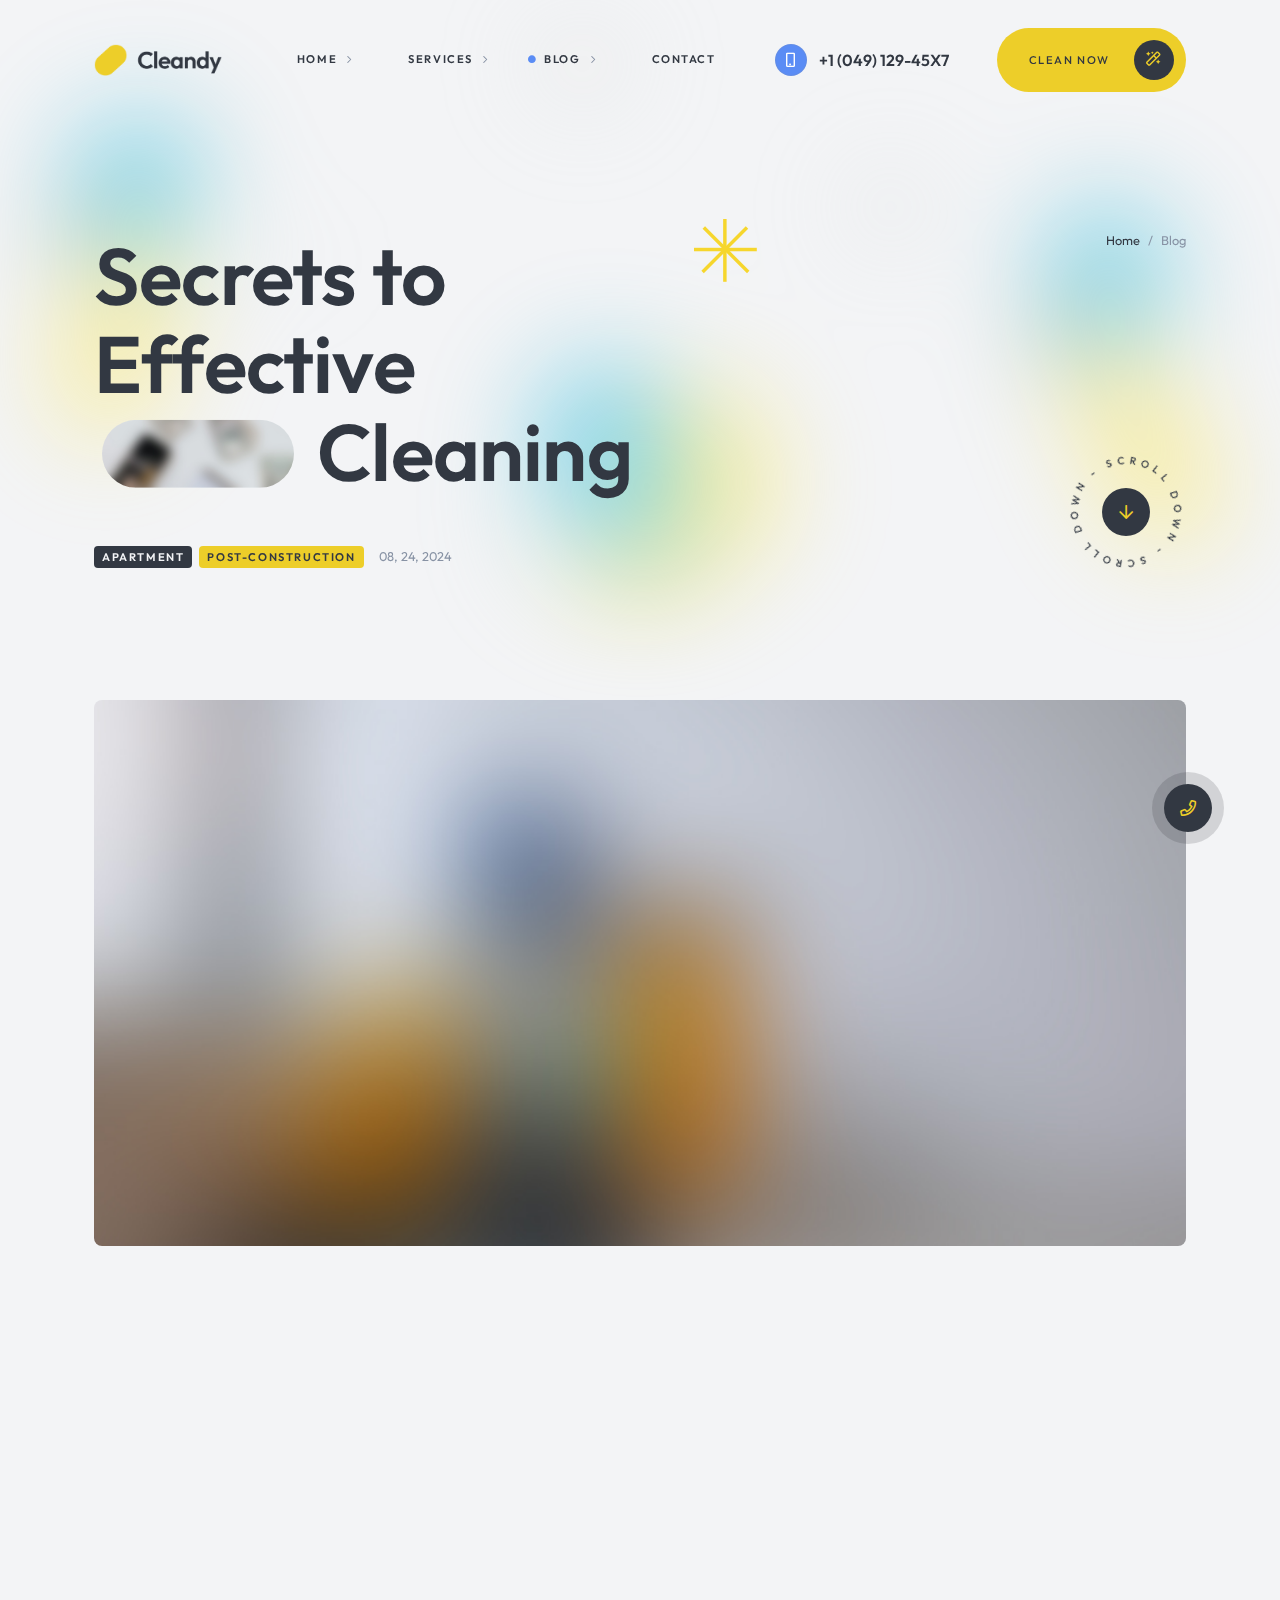
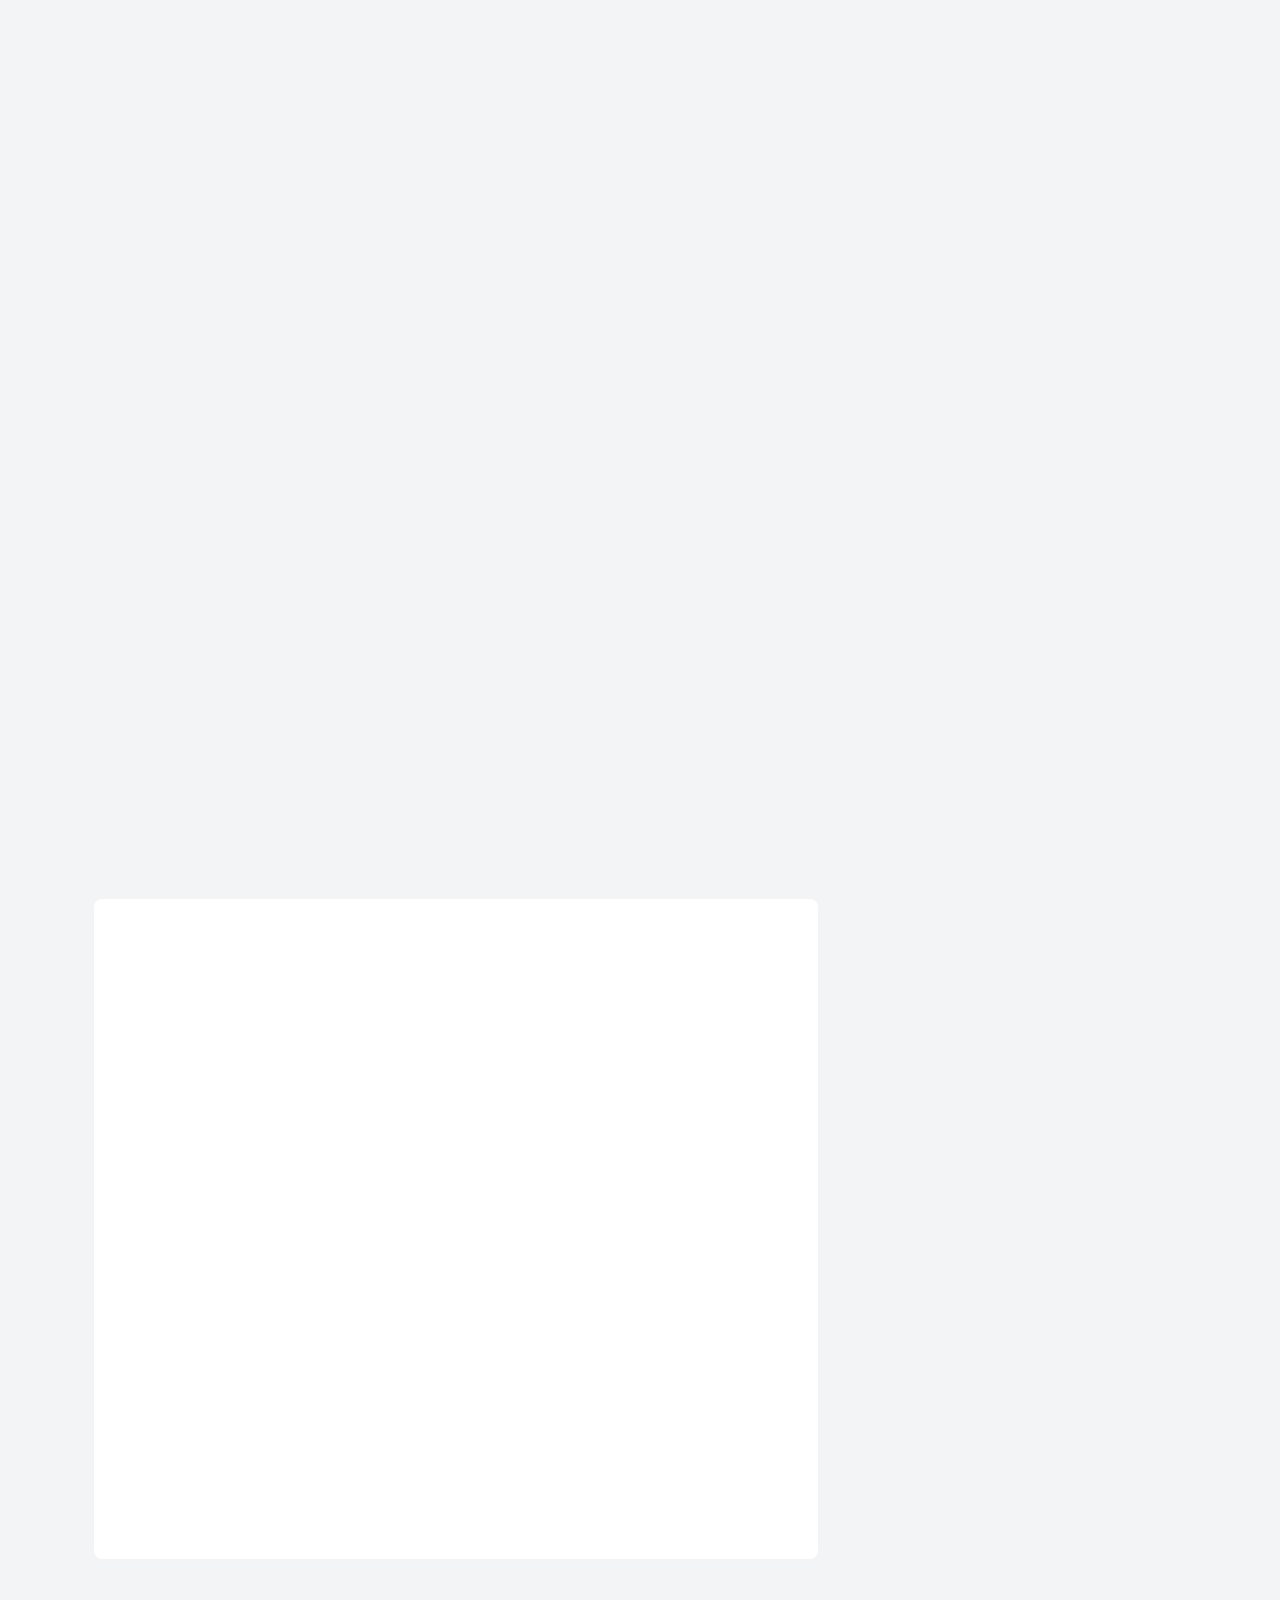
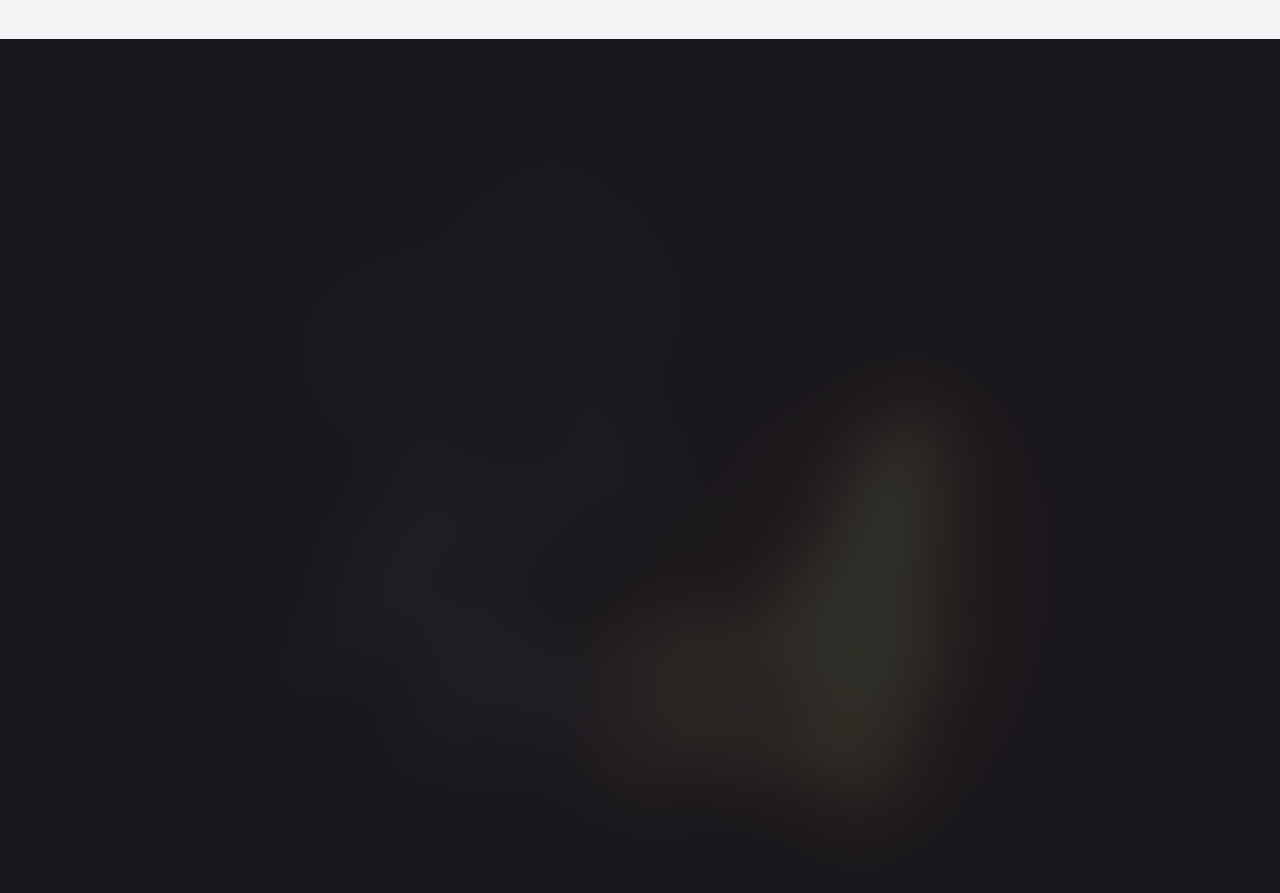
<file: publication-2.html>
<!DOCTYPE html>
<html lang="zxx">

<head>

    <meta charset="UTF-8">
    <meta name="viewport" content="width=device-width, initial-scale=1.0">
    <meta http-equiv="X-UA-Compatible" content="ie=edge">
    <!-- chome mobile panel color -->
    <meta name="theme-color" content="#EDCE29">
    <!-- favicon -->
    <link rel="shortcut icon" href="img/ui/favicon.png" type="image/x-icon">

    <!-- bootstrap grid css -->
    <link rel="stylesheet" href="css/plugins/bootstrap-grid.css">
    <!-- swiper css -->
    <link rel="stylesheet" href="css/plugins/swiper.css">
    <!-- fancybox css -->
    <link rel="stylesheet" href="css/plugins/fancybox.css">
    <!-- font awesome css -->
    <link rel="stylesheet" href="css/plugins/fontawesome.css">
    <!-- main css -->
    <link rel="stylesheet" href="css/style.css">
    <!-- page title -->
    <title>Cleandy</title>

</head>

<body>

    <!-- page wrapper -->
    <div class="mil-page-wrapper">

        <!-- static content -->
        <div class="mil-preloader-frame">
            <div class="mil-preloader-content">
                <img src="img/ui/logo.png" alt="logo">
                <div class="mil-preloader">
                    <div class="mil-preload-line"></div>
                </div>
                <div class="mil-fs-18 mil-pre-text mil-m-1 mil-fw-600">loading: <span class="mil-percent">00</span> %</div>
            </div>
        </div>
        <div class="mil-top-panel">
            <div class="container">
                <div class="mil-tp-content">
                    <div class="mil-left">
                        <a href="#top" class="mil-logo mil-hover-bri-105" style="width: 16rem">
                            <img src="img/ui/logo.png" alt="logo">
                            <img src="img/ui/logo-light.png" alt="logo" class="mil-light">
                        </a>
                    </div>
                    <nav class="mil-main-menu">
                        <ul id="swupMenu" class="mil-menu-transition mil-aic mil-m-4">
                            <li class="mil-has-children">
                                <a href="">Home</a>
                                <ul>
                                    <li>
                                        <a href="home-1.html">Home type 1</a>
                                    </li>
                                    <li>
                                        <a href="home-2.html">Home type 2</a>
                                    </li>
                                    <li>
                                        <a href="home-3.html">Home type 3</a>
                                    </li>
                                    <li>
                                        <a href="home-4.html">Home type 4</a>
                                    </li>
                                    <li>
                                        <a href="home-5.html">Home type 5</a>
                                    </li>
                                </ul>
                            </li>
                            <li class="mil-has-children">
                                <a href="">Services</a>
                                <ul>
                                    <li>
                                        <a href="services.html">Services</a>
                                    </li>
                                    <li>
                                        <a href="service-1.html">Single service type 1</a>
                                    </li>
                                    <li>
                                        <a href="service-2.html">Single service type 2</a>
                                    </li>
                                    <li>
                                        <a href="subscription.html">Subscription</a>
                                    </li>
                                    <li>
                                        <a href="calculator.html">Price Calculator</a>
                                    </li>
                                </ul>
                            </li>
                            <li class="mil-has-children mil-current">
                                <a href="">Blog</a>
                                <ul>
                                    <li>
                                        <a href="blog.html">Blog list</a>
                                    </li>
                                    <li>
                                        <a href="publication.html">Publication</a>
                                    </li>
                                </ul>
                            </li>
                            <li>
                                <a href="contact.html">Contact</a>
                            </li>
                        </ul>
                    </nav>
                    <div class="mil-right mil-jce">
                        <div class="mil-tp-phone mil-aic mil-mr-60 mil-sm-mr-15">
                            <i class="far fa-mobile mil-icon mil-sm mil-bg-a-2 mil-m-4 mil-mr-15 mil-sm-hidden" style="padding-top: .2rem"></i>
                            <a href="tel:+380123456789" class="mil-fw-600" data-no-swup>+1 (049) 129-45X7</a>
                        </div>
                        <a href="contact.html" class="mil-btn mil-lg mil-bg-a-1 mil-br-xl mil-hover-bri-105 mil-icon-btn mil-hover-scale mil-md-hidden"><span>Clean now</span><i class="far fa-magic mil-bg-m-1 mil-a-1"></i></a>
                        <div class="mil-menu-btn">
                            <span></span>
                        </div>
                    </div>
                </div>
            </div>
        </div>
        <div class="mil-right-buttons-frame">
            <div class="mil-order-call-window">
                <div class="mil-ocw-content">
                    <div class="row mil-aic">
                        <div class="col-lg-7">
                            <form>
                                <h4 class="mil-fs-28 mil-mb-30">Leave your number, <br>and we'll call you back</h4>
                                <div class="mil-input-frame mil-mb-15">
                                    <input type="text" id="user-name-2" name="user-name" placeholder="Name" class="mil-br-md mil-bg-m-3" autocomplete="name">
                                    <i class="far fa-user mil-a-2"></i>
                                </div>
                                <div class="mil-input-frame mil-mb-30">
                                    <input type="tel" id="user-phone-2" name="user-tel" class="mil-phone-input mil-br-md mil-bg-m-3" placeholder="+38 (___) ___-__-__" autocomplete="tel">
                                    <i class="far fa-mobile mil-a-2"></i>
                                </div>
                                <button class="mil-btn mil-bg-a-1 mil-icon-btn mil-br-xl mil-hover-bri-105 mil-hover-scale" type="submit">Order a call<i class="far fa-arrow-right mil-bg-m-1 mil-a-1"></i></button>
                            </form>
                        </div>
                        <div class="col-lg-5">
                            <img src="img/ui/cc.jpg" alt="callcenter" class="mil-ocw-img mil-br-sm">
                        </div>
                    </div>
                </div>
            </div>
            <div class="mil-right-buttons">
                <a href="#top" class="mil-side-btn mil-back-to-top mil-hover-bri-120">
                    <i class="far fa-arrow-up mil-a-1"></i>
                </a>
                <button class="mil-side-btn mil-open-window mil-hover-bri-120"></button>
            </div>
        </div>
        <div class="mil-discount-popup">
            <div class="mil-popup-window">
                <div class="mil-envelope-top">
                    <i class="fal fa-times mil-close-popup"></i>
                    <svg viewBox="0 0 555 224" fill="none" xmlns="http://www.w3.org/2000/svg">
                        <g filter="url(#filter0_d_658_621)">
                            <path d="M15 180.242C15 169.665 20.5702 159.869 29.6603 154.461L262.16 16.1269C271.613 10.5024 283.387 10.5024 292.84 16.1269L525.34 154.461C534.43 159.869 540 169.665 540 180.242V205H15V180.242Z" fill="white" />
                        </g>
                        <path d="M90 153L277.931 43L465 153" stroke="#CC4E4E" stroke-opacity="0.04" stroke-width="34" stroke-linecap="round" />
                        <defs>
                            <filter id="filter0_d_658_621" x="0" y="0.908447" width="555" height="223.092" filterUnits="userSpaceOnUse" color-interpolation-filters="sRGB">
                                <feFlood flood-opacity="0" result="BackgroundImageFix" />
                                <feColorMatrix in="SourceAlpha" type="matrix" values="0 0 0 0 0 0 0 0 0 0 0 0 0 0 0 0 0 0 127 0" result="hardAlpha" />
                                <feOffset dy="4" />
                                <feGaussianBlur stdDeviation="7.5" />
                                <feComposite in2="hardAlpha" operator="out" />
                                <feColorMatrix type="matrix" values="0 0 0 0 0 0 0 0 0 0 0 0 0 0 0 0 0 0 0.15 0" />
                                <feBlend mode="normal" in2="BackgroundImageFix" result="effect1_dropShadow_658_621" />
                                <feBlend mode="normal" in="SourceGraphic" in2="effect1_dropShadow_658_621" result="shape" />
                            </filter>
                        </defs>
                    </svg>
                    <div class="mil-discount-card">
                        <div class="mil-text-part mil-aic mil-bg-a-1">
                            <div class="mil-aic">
                                <div class="mil-dscnt-star mil-invert">
                                    <img src="img/ui/star.svg" alt="star">
                                    <div class="mil-fs-40 mil-lh-100 mil-m-3 mil-fw-700"><span>50</span>%</div>
                                </div>
                                <div>
                                    <p class="mil-m-1 mil-mb-15 mil-opacity-7">Hurry up!</p>
                                    <h3 class="mil-fs-32 mil-mb-20">Discount for the first cleaning <span class="mil-m-4">*</span></h3>
                                    <p class="mil-m-1 mil-opacity-7">Limited time offer!</p>
                                </div>
                            </div>
                        </div>
                        <div class="mil-dscnt-part">
                            <img src="img/ui/discount.svg" alt="discount">
                            <div class="mil-up-text mil-m-4"><img src="img/ui/logo-light.png" alt="logo" style="width: 11rem; height: auto; margin-left: -.5rem"></div>
                        </div>
                    </div>
                </div>
                <div class="mil-envelope-body mil-tac mil-br-lg">
                    <h4 class="mil-fs-36 mil-mb-60">🔥 Wow! That's so lucky! 🥳</h4>
                    <form>
                        <div class="row">
                            <div class="col-6 mil-mb-15">
                                <div class="mil-input-frame">
                                    <input type="text" id="user-name-3" name="user-name" placeholder="Name" class="mil-br-md mil-bg-m-3" autocomplete="name">
                                    <i class="far fa-user mil-a-2"></i>
                                </div>
                            </div>
                            <div class="col-6 mil-mb-15">
                                <div class="mil-input-frame">
                                    <input type="email" id="user-email-3" name="user-email" placeholder="Email" class="mil-br-md mil-bg-m-3" autocomplete="email">
                                    <i class="far fa-at mil-a-2"></i>
                                </div>
                            </div>
                            <div class="col-md-12 mil-mb-15">
                                <div class="mil-input-frame">
                                    <input type="tel" id="user-phone-3" name="user-tel" class="mil-phone-input mil-br-md mil-bg-m-3" placeholder="+38 (___) ___-__-__" autocomplete="tel">
                                    <i class="far fa-mobile mil-a-2"></i>
                                </div>
                            </div>
                            <div class="col-lg-12 mil-aic mil-mt-15">
                                <p class="mil-fs-14 mil-m-2 mil-tal">By clicking the send button, you agree to the rules for processing personal data</p>
                                <button class="mil-btn mil-bg-a-1 mil-icon-btn mil-br-xl mil-hover-bri-105 mil-hover-scale mil-ml-60 mil-sm-ml-30" type="submit">Get it now<i class="far fa-arrow-right mil-bg-m-1 mil-a-1"></i></button>
                            </div>
                        </div>
                    </form>
                </div>
            </div>
        </div>
        <!-- static content end -->

        <!-- dynamic content -->
        <div id="swupMain" class="transition-fade">

            <!-- hero -->
            <div class="mil-hero-inner mil-relative" id="top">
                <img src="img/ui/bg.png" alt="background" class="mil-bg" style="top: 0">
                <div class="container mil-column mil-jcb mil-h-100">
                    <div class="row mil-jcb mil-h-100">
                        <div class="col-lg-7 mil-mb-60">
                            <div class="mil-main-title mil-jcc mil-ais mil-column">
                                <div class="mil-column mil-sm-mb-0 mil-w-100">
                                    <div class="mil-aic">
                                        <div class="mil-word-frame">
                                            <svg width="89" height="89" viewBox="0 0 89 89" fill="none" xmlns="http://www.w3.org/2000/svg" class="mil-text-star" style="top: -15%;right: -7%">
                                                <rect x="42.1406" y="13.0017" width="3.46874" height="62.7841" fill="#F6D62D" />
                                                <rect x="13.0078" y="45.2607" width="3.46874" height="62.7841" transform="rotate(-90 13.0078 45.2607)" fill="#F6D62D" />
                                                <rect x="21.5859" y="22.8096" width="3.46874" height="62.7841" transform="rotate(-45 21.5859 22.8096)" fill="#F6D62D" />
                                                <rect x="22.8125" y="67.2046" width="3.46874" height="62.7841" transform="rotate(-135 22.8125 67.2046)" fill="#F6D62D" />
                                            </svg>
                                            <h1 class="mil-fs-100 mil-sm-fs-72 mil-lh-110">Secrets to Effective</h1>
                                        </div>
                                    </div>
                                    <div class="mil-word-frame mil-mb-60">
                                        <h1 class="mil-fs-100 mil-sm-fs-72 mil-lh-110"><img src="img/ui/t9.jpg" alt="image" class="mil-text-image mil-long"> Cleaning</h1>
                                    </div>
                                    <div class="mil-aic">
                                        <ul class="mil-category">
                                            <li class="mil-bg-m-1 mil-up-text mil-m-3 mil-mr-5">Apartment</li>
                                            <li class="mil-bg-a-1 mil-up-text mil-m-1 mil-mr-5">Post-construction</li>
                                            <li class="mil-date">08, 24, 2024</li>
                                        </ul>
                                    </div>
                                </div>
                            </div>
                        </div>
                        <div class="mil-column col-lg-5 mil-jcb mil-aie mil-sm-ais mil-mb-60">
                            <ul class="mil-breadcrumbs mil-mb-60">
                                <li><a href="home-2.html">Home</a></li>
                                <li><a href="blog.html">Blog</a></li>
                            </ul>
                            <div class="mil-circle-text-position">
                                <div class="mil-circle-text mil-rotate mil-accent-inside" data-value="360">
                                    <svg version="1.1" xmlns="http://www.w3.org/2000/svg" xmlns:xlink="http://www.w3.org/1999/xlink" x="0px" y="0px" viewBox="0 0 300 300" enable-background="new 0 0 300 300" xml:space="preserve">
                                        <defs>
                                            <path id="circlePath" d="M 150, 150 m -60, 0 a 60,60 0 0,1 120,0 a 60,60 0 0,1 -120,0 " />
                                        </defs>
                                        <circle cx="150" cy="100" r="75" fill="none" />
                                        <g>
                                            <use xlink:href="#circlePath" fill="none" />
                                            <text class="mil-link mil-dark" style="letter-spacing: .75rem">
                                                <textPath xlink:href="#circlePath">Scroll down - Scroll down - </textPath>
                                            </text>
                                        </g>
                                    </svg>
                                </div>
                                <a href="#scroll" class="far fa-arrow-down mil-bg-m-1 mil-a-1"></a>
                            </div>
                        </div>
                    </div>
                </div>
            </div>
            <!-- hero end -->

            <!-- cover -->
            <div class="mil-p-0-f">
                <div class="container">
                    <div class="mil-port-cover">
                        <img src="img/blog/1.jpg" alt="cover" class="mil-scale-img" data-value-1="1.2" data-value-2="1">
                    </div>
                </div>
            </div>
            <!-- cover end -->

            <!-- blog -->
            <div class="mil-p-0-15 mil-relative" id="scroll">
                <div class="container">
                    <div class="row mil-jcb">
                        <div class="col-12 col-lg-8">
                            <div class="mil-publication mil-up mil-mb-15">
                                <h4 class="mil-fs-36 mil-mb-30 mil-lh-120 mil-up">Secrets to Effective Cleaning: <br>Simple Tips for a Sparkling Space</h4>

                                <p class="mil-fs-18 mil-mb-60 mil-lh-160 mil-up">Achieving a clean, organized home doesn’t have to be overwhelming. With just a few key techniques, you can simplify your routine and enjoy a spotless space. Here are the essential secrets to effective cleaning:</p>

                                <h5 class="mil-fs-24 mil-mb-30 mil-up">1. Start by Decluttering</h5>
                                <p class="mil-fs-18 mil-mb-60 mil-lh-160 mil-up">Clearing surfaces of unnecessary items before you begin cleaning will make the entire process faster and more effective. Removing clutter not only gives you easier access to each area but also instantly makes your space look more organized and open.</p>

                                <h5 class="mil-fs-24 mil-mb-30 mil-up">2. Use the Right Tools and Products</h5>
                                <p class="mil-fs-18 mil-mb-60 mil-lh-160 mil-up">Microfiber cloths are ideal for capturing dust and dirt without scratching surfaces. Pair them with efficient cleaning products, especially for tough spots. Let products sit for a few minutes to break down grime before wiping—this “dwell time” allows you to clean with minimal scrubbing.</p>

                                <h5 class="mil-fs-24 mil-mb-30 mil-up">3. Work from Top to Bottom</h5>
                                <p class="mil-fs-18 mil-mb-60 mil-lh-160 mil-up">Cleaning from top to bottom ensures efficiency. Start with high surfaces, such as shelves and countertops, so that any dust or debris falls to lower areas, which you’ll clean last. This way, you avoid double work and ensure every surface shines.</p>

                                <blockquote class="mil-mb-60 mil-fs-24 mil-bg-a-2 mil-m-4 mil-lh-160 mil-up"><i>"Cleaning is not just about making things look good, it’s about creating a space that feels good to be in."</i></blockquote>

                                <p class="mil-fs-18 mil-lh-160 mil-mb-15 mil-up">Cleaning can be therapeutic and rewarding when approached with a clear plan. Beyond the aesthetic benefits, maintaining a clean space positively impacts mental well-being, helping reduce stress and increase focus. A tidy environment can inspire productivity, create a sense of calm, and even make spending time at home more enjoyable. Plus, regular, efficient cleaning prevents dirt and clutter from building up, making each session quicker and easier. By incorporating these strategies into your routine, you’ll be able to create a space that’s not only beautiful but also supports a healthy, balanced lifestyle. So set aside some time, follow these steps, and transform your home into a refreshing, welcoming sanctuary. Happy cleaning!</p>
                            </div>
                            <div class="mil-publication mil-mb-15">
                                <h2 class="mil-fs-36 mil-mb-60 mil-up">You may also like</h2>
                                <div class="row">
                                    <div class="col-12 col-lg-6 mil-mb-15 mil-up">
                                        <a href="publication.html" class="mil-blog-card mil-br-lg">
                                            <div class="mil-cover">
                                                <img src="img/blog/4.jpg" alt="cover">
                                                <ul class="mil-category">
                                                    <li class="mil-bg-m-1 mil-up-text mil-m-3 mil-mr-5">Office</li>
                                                    <li class="mil-bg-a-2 mil-up-text mil-m-3 mil-mr-5">Dry Cleaning</li>
                                                </ul>
                                            </div>
                                            <div class="mil-descr mil-bg-m-3">
                                                <p class="mil-up mil-mb-20"><span class="mil-date">08, 24, 2024</span> &nbsp; by &nbsp; <span class="mil-a-2">Emma Miller</span></p>
                                                <h5 class="mil-fs-28 mil-m-1 mil-up mil-mb-15 mil-lh-140">Keep your home and office clean effortlessly</h5>
                                                <p class="mil-lh-180 mil-mb-30 mil-up">Whether you work from home or in a traditional office setting, keeping your space clean is key to staying productive and comfortable. Clutter and dirt can affect your mood, reduce efficiency, and even lead to stress.</p>
                                                <div class="mil-up">
                                                    <div class="mil-btn mil-sm mil-bg-m-2-light mil-br-xl mil-hover-bri-105 mil-hover-scale">Read more</div>
                                                </div>
                                            </div>
                                        </a>
                                    </div>
                                    <div class="col-12 col-lg-6 mil-mb-15 mil-up">
                                        <a href="publication.html" class="mil-blog-card mil-br-lg">
                                            <div class="mil-cover">
                                                <img src="img/blog/2.jpg" alt="cover">
                                                <ul class="mil-category">
                                                    <li class="mil-bg-m-1 mil-up-text mil-m-3 mil-mr-5">Home</li>
                                                    <li class="mil-bg-m-4 mil-up-text mil-m-1 mil-mr-5">Windows</li>
                                                </ul>
                                            </div>
                                            <div class="mil-descr mil-bg-m-3">
                                                <p class="mil-up mil-mb-20"><span class="mil-date">08, 24, 2024</span> &nbsp; by &nbsp; <span class="mil-a-2">Oscar Newman</span></p>
                                                <h5 class="mil-fs-28 mil-m-1 mil-up mil-mb-15 mil-lh-140">Natural Cleaning Products: Myths and Reality</h5>
                                                <p class="mil-lh-180 mil-mb-30 mil-up">The easiest way to prevent mess from piling up is by doing a little bit of cleaning every day. Instead of letting tasks accumulate until the weekend or when you have more time, take a few minutes each day to tidy up.</p>
                                                <div class="mil-up">
                                                    <div class="mil-btn mil-sm mil-bg-m-2-light mil-br-xl mil-hover-bri-105 mil-hover-scale">Read more</div>
                                                </div>
                                            </div>
                                        </a>
                                    </div>
                                </div>
                            </div>
                        </div>
                        <div class="col-12 col-lg-4">
                            <div class="mil-sidebar mil-mb-f">
                                <div class="mil-text-side mil-auto mil-mb-15 mil-up">
                                    <div class="mil-box-bg">
                                        <img src="img/ui/t5.jpg" alt="bg">
                                    </div>
                                    <div class="mil-text-frame mil-column mil-aic mil-w-100">
                                        <div class="mil-aic mil-mb-20">
                                            <p class="mil-tac">We clean objects of any <br>complexity and size in 6-9 hours</p>
                                        </div>
                                        <h2 class="mil-fs-52 mil-m-3 mil-lh-110 mil-mb-40 mil-tac">Want to learn more about our services?</h2>
                                        <div class="mil-buttons-frame">
                                            <a href="services.html" class="mil-btn mil-icon-btn mil-bg-a-1 mil-br-xl mil-hover-bri-105 mil-hover-scale">Our Services<i class="far fa-plus mil-bg-m-1 mil-a-1"></i></a>
                                        </div>
                                    </div>
                                </div>
                                <div class="mil-sidebar-card mil-mb-15 mil-up">
                                    <h4 class="mil-mb-40 mil-fs-24">Categories</h4>
                                    <div class="mil-dots mil-mb-40"></div>
                                    <ul class="mil-categories">
                                        <li><a href="blog-2.html">Tips & Tricks</a></li>
                                        <li><a href="blog-2.html">Home cleaning</a></li>
                                        <li><a href="blog-2.html">Technologies</a></li>
                                        <li><a href="blog-2.html">Detergents</a></li>
                                    </ul>
                                </div>
                                <div class="mil-sidebar-card mil-mb-15 mil-up">
                                    <h4 class="mil-fs-24 mil-mb-40">Popular</h4>
                                    <div class="mil-dots mil-mb-40"></div>
                                    <a href="publication.html" class="mil-blog-card mil-type-2 mil-br-lg mil-mb-15">
                                        <div class="mil-cover">
                                            <img src="img/blog/6.jpg" alt="cover">
                                        </div>
                                        <div class="mil-descr">
                                            <h5 class="mil-fs-20 mil-m-1 mil-lh-140">Keep your home and office clean effortlessly</h5>
                                        </div>
                                    </a>
                                    <a href="publication.html" class="mil-blog-card mil-type-2 mil-br-lg mil-mb-15">
                                        <div class="mil-cover">
                                            <img src="img/blog/2.jpg" alt="cover">
                                        </div>
                                        <div class="mil-descr">
                                            <h5 class="mil-fs-20 mil-m-1 mil-lh-140">Secrets to Effective Cleaning: What Everyone Should Know</h5>
                                        </div>
                                    </a>
                                    <a href="publication.html" class="mil-blog-card mil-type-2 mil-br-lg mil-mb-30">
                                        <div class="mil-cover">
                                            <img src="img/blog/8.jpg" alt="cover">
                                        </div>
                                        <div class="mil-descr">
                                            <h5 class="mil-fs-20 mil-m-1 mil-lh-140">Natural Cleaning Products: Myths and Reality</h5>
                                        </div>
                                    </a>
                                </div>
                                <div class="mil-sidebar-card mil-aic mil-mb-15 mil-jcb mil-bg-a-2 mil-up">
                                    <h5 class="mil-fs-24 mil-md-fs-32 mil-m-4 mil-mb-30 mil-md-mb-30">Get in touch</h5>
                                    <a href="contact.html" class="mil-link mil-m-4 mil-mb-30">Contact us<i class="far fa-arrow-right mil-bg-a-1 mil-m-1"></i></a>
                                </div>
                                <div class="mil-sidebar-card mil-mb-15 mil-up">
                                    <h4 class="mil-mb-40 mil-fs-24">Subscribe our newsletter</h4>
                                    <div class="mil-dots mil-mb-40"></div>
                                    <form class="mil-subscribe mil-mb-30">
                                        <input type="email" class="mil-bg-m-3 mil-light mil-br-xl" placeholder="Your email" id="subscribe-blog" name="subscribe">
                                        <button type="submit" class="mil-bg-a-1"><i class="far fa-arrow-right"></i></button>
                                    </form>
                                </div>
                            </div>
                        </div>
                    </div>
                </div>
            </div>
            <!-- blog end -->

            <!-- footer -->
            <footer>
                <div class="mil-footer-bg">
                    <video class="mil-footer-bg mil-scale-img" data-value-1="1" data-value-2="1.3" autoplay="autoplay" loop="loop" muted playsinline oncontextmenu="return false;" preload="auto">
                        <source src="img/ui/footer.mp4">
                    </video>
                </div>
                <div class="mil-footer-content">
                    <div class="container">
                        <div class="row mil-p-f-60">
                            <div class="col-lg-7 col-md-6 col-sm-12 mil-mb-60">
                                <div class="row">
                                    <div class="col-8 col-md-6">
                                        <a href="#top" class="mil-logo mil-hover-bri-105 mil-mb-30 mil-up" style="width: 16rem">
                                            <img src="img/ui/logo-light.png" alt="logo" class="mil-light">
                                        </a>
                                        <p class="mil-mb-30 mil-fs-18 mil-up">Subscribe our newsletter</p>
                                        <form class="mil-subscribe mil-up">
                                            <input type="email" class="mil-bg-m-1 mil-br-xl" placeholder="Your email" id="subscribe" name="subscribe">
                                            <button type="submit" class="mil-bg-a-1"><i class="far fa-arrow-right"></i></button>
                                        </form>
                                    </div>
                                </div>
                            </div>
                            <div class="col-lg-5 col-md-6 col-sm-12 mil-mb-60">
                                <div class="row">
                                    <div class="col-6">
                                        <ul>
                                            <li class="mil-fs-24 mil-fw-600 mil-m-3 mil-hover-a-1 mil-mb-20 mil-up"><a href="home-2.html">Home</a></li>
                                            <li class="mil-fs-24 mil-fw-600 mil-m-3 mil-hover-a-1 mil-mb-20 mil-up"><a href="services.html">Services</a></li>
                                            <li class="mil-fs-24 mil-fw-600 mil-m-3 mil-hover-a-1 mil-mb-20 mil-up"><a href="calculator.html">Calculate price</a></li>
                                            <li class="mil-fs-24 mil-fw-600 mil-m-3 mil-hover-a-1 mil-mb-20 mil-up"><a href="blog.html">Blog</a></li>
                                            <li class="mil-fs-24 mil-fw-600 mil-m-3 mil-hover-a-1 mil-mb-20 mil-up"><a href="contact.html">Contact</a></li>
                                        </ul>
                                    </div>
                                    <div class="col-6">
                                        <ul>
                                            <li class="mil-up-text mil-hover-m-4 mil-mb-20 mil-up"><a href="service-1.html">Apartment</a></li>
                                            <li class="mil-up-text mil-hover-m-4 mil-mb-20 mil-up"><a href="service-2.html">Home</a></li>
                                            <li class="mil-up-text mil-hover-m-4 mil-mb-20 mil-up"><a href="service-1.html">Office</a></li>
                                            <li class="mil-up-text mil-hover-m-4 mil-mb-20 mil-up"><a href="service-2.html">Windows</a></li>
                                            <li class="mil-up-text mil-hover-m-4 mil-mb-20 mil-up"><a href="service-1.html">Pool</a></li>
                                        </ul>
                                    </div>
                                </div>
                            </div>
                        </div>
                        <div class="mil-dots mil-up"></div>
                        <div class="row mil-p-f-60 mil-sm-column-r">
                            <div class="col-lg-7 col-md-6 col-sm-12 mil-column mil-jcb mil-mb-60">
                                <ul class="mil-aic mil-mb-30 mil-up">
                                    <li class="mil-mr-20 mil-fs-20 mil-m-3">
                                        <a href="#." target="_blank" data-no-swup class="mil-hover-a-1">
                                            <i class="far fa-circle"></i>
                                        </a>
                                    </li>
                                    <li class="mil-mr-20 mil-fs-20 mil-m-3">
                                        <a href="#." target="_blank" data-no-swup class="mil-hover-a-1">
                                            <i class="far fa-circle"></i>
                                        </a>
                                    </li>
                                    <li class="mil-mr-20 mil-fs-20 mil-m-3">
                                        <a href="#." target="_blank" data-no-swup class="mil-hover-a-1">
                                            <i class="far fa-circle"></i>
                                        </a>
                                    </li>
                                    <li class="mil-fs-20 mil-m-3">
                                        <a href="#." target="_blank" data-no-swup class="mil-hover-a-1">
                                            <i class="far fa-circle"></i>
                                        </a>
                                    </li>
                                </ul>
                                <ul class="mil-aic mil-up">
                                    <li class="mil-hover-m-4 mil-mr-20">
                                        <a href="contact.html">Privacy Policy</a>
                                    </li>
                                    <li class="mil-hover-m-4 mil-mr-20">
                                        <a href="contact.html">Terms and conditions</a>
                                    </li>
                                    <li class="mil-hover-m-4 mil-mr-20">
                                        <a href="contact.html">Cookie Policy</a>
                                    </li>
                                </ul>
                            </div>
                            <div class="col-lg-5 col-md-6 col-sm-12 mil-mb-60">
                                <div class="row mil-jcb">
                                    <div class="col-6 mil-up">
                                        <h5 class="mil-fs-22 mil-fw-600 mil-m-3 mil-mb-20">Springfield</h5>
                                        <p class="mil-mb-20">71 South Los Carneros Road, <br>Goleta, California 93117</p>
                                        <p class="mil-up-text mil-a-1">+1-877-926-5184</p>
                                    </div>
                                    <div class="col-6 mil-up">
                                        <h5 class="mil-fs-22 mil-fw-600 mil-m-3 mil-mb-20">Greenville</h5>
                                        <p class="mil-mb-20">71 South Los Carneros Road, <br>Goleta, California 93117</p>
                                        <p class="mil-up-text mil-a-1">+31 174 705 811</p>
                                    </div>
                                </div>
                            </div>
                        </div>
                        <div class="mil-dots mil-up"></div>
                        <div class="mil-footer-bottom mil-aic mil-jcb mil-up">
                            <p>© Copyright 2023 - Mil. All Rights Reserved.</p>
                            <p>Author: <a href="https://themeforest.net/user/millerdigitaldesign/portfolio" target="_blank" data-no-swup class="mil-text-link mil-a-1">Nazar Miller</a></p>
                        </div>
                    </div>
                </div>
            </footer>
            <!-- footer end -->

        </div>
        <!-- dynamic content end -->

    </div>
    <!-- page wrapper end -->

    <!-- swup js -->
    <script src=" js/plugins/swup.min.js"></script>
    <!-- swup body class plugin -->
    <script src="js/plugins/SwupBodyClassPlugin.min.js"></script>
    <!-- gsap js -->
    <script src="js/plugins/gsap.js"></script>
    <!-- scroll trigger js -->
    <script src="js/plugins/scroll-trigger.js"></script>
    <!-- lenis js -->
    <script src="js/plugins/lenis.js"></script>
    <!-- cleave js -->
    <script src="js/plugins/cleave.js"></script>
    <!-- swiper js -->
    <script src="js/plugins/swiper.min.js"></script>
    <!-- fancybox js -->
    <script src="js/plugins/fancybox.js"></script>
    <!-- calculator js -->
    <script src="js/plugins/calculator.js"></script>
    <!-- main js -->
    <script src="js/main.js"></script>


</body>
</file>
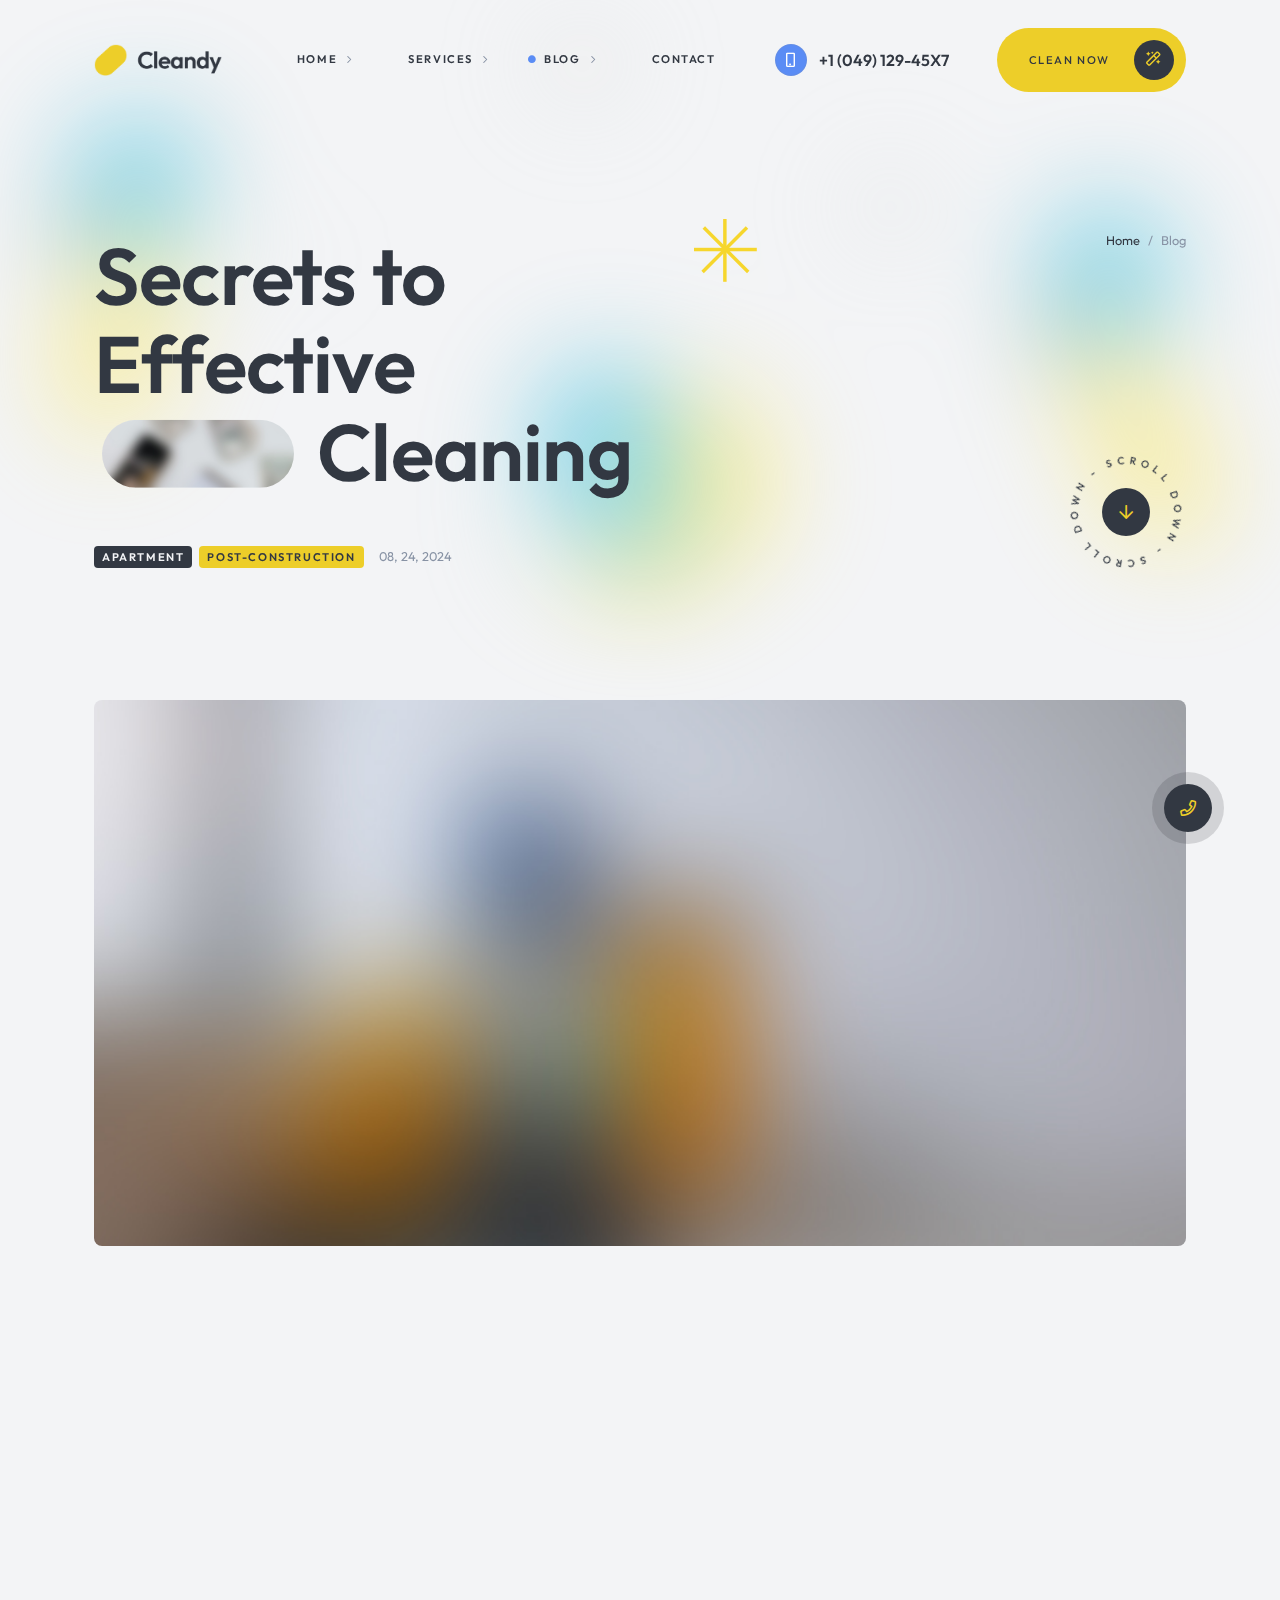
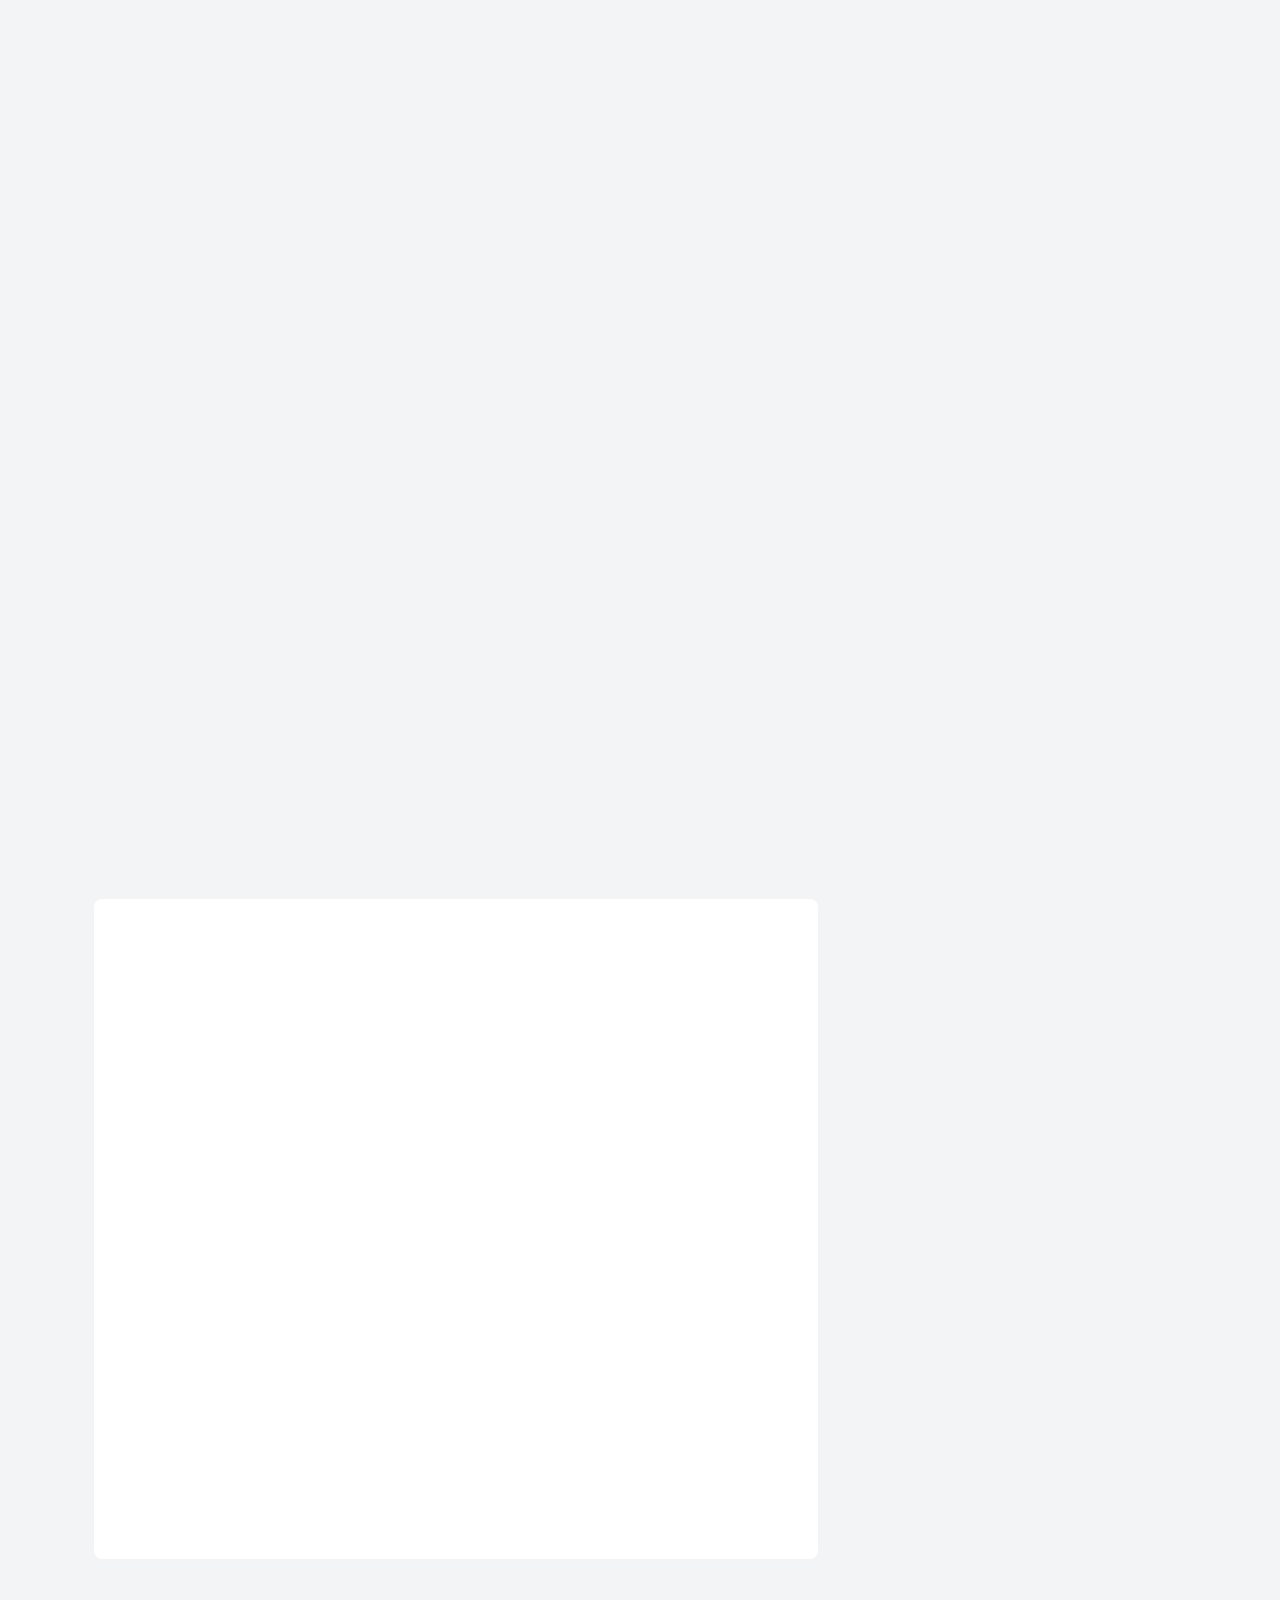
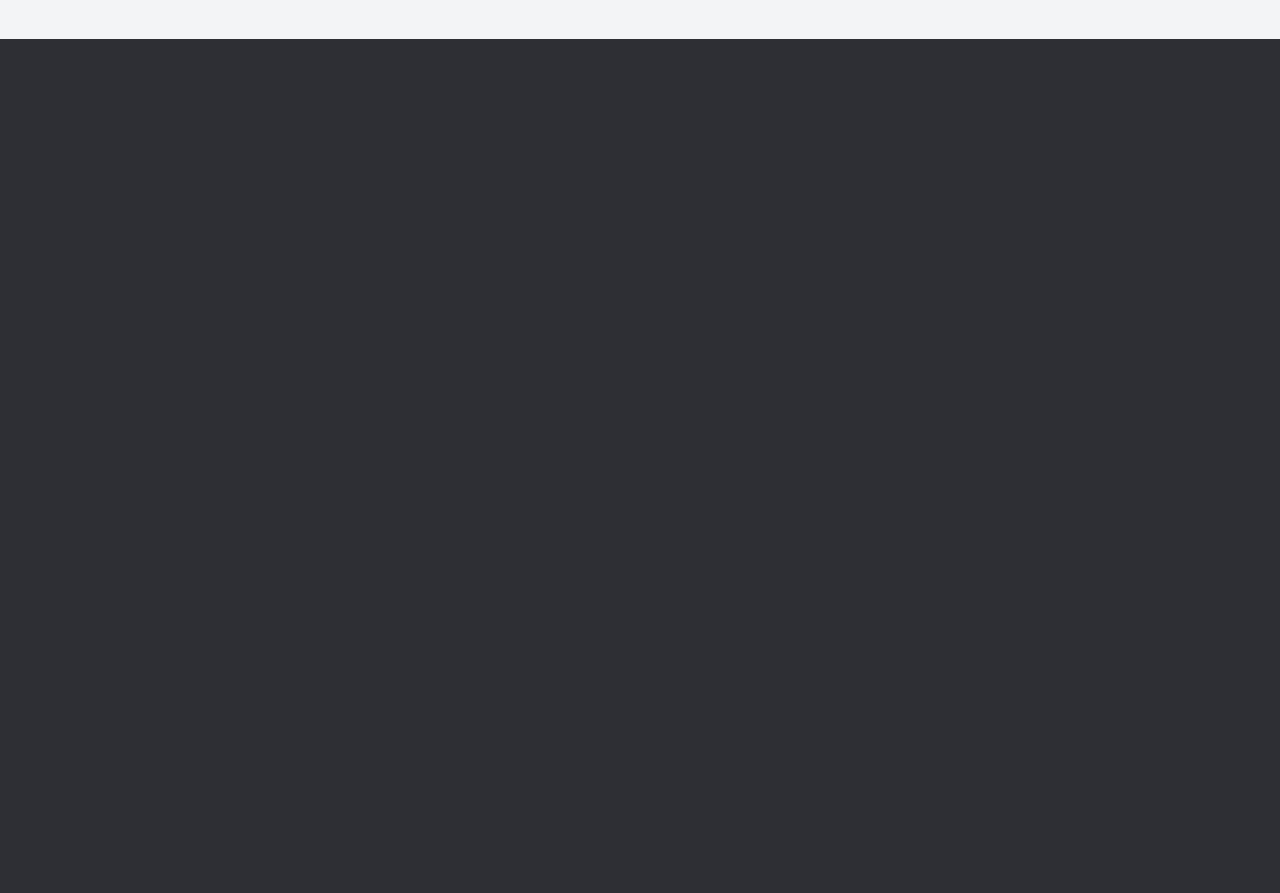
<file: publication.html>
<!DOCTYPE html>
<html lang="zxx">

<head>

    <meta charset="UTF-8">
    <meta name="viewport" content="width=device-width, initial-scale=1.0">
    <meta http-equiv="X-UA-Compatible" content="ie=edge">
    <!-- chome mobile panel color -->
    <meta name="theme-color" content="#EDCE29">
    <!-- favicon -->
    <link rel="shortcut icon" href="img/ui/favicon.png" type="image/x-icon">

    <!-- bootstrap grid css -->
    <link rel="stylesheet" href="css/plugins/bootstrap-grid.css">
    <!-- swiper css -->
    <link rel="stylesheet" href="css/plugins/swiper.css">
    <!-- fancybox css -->
    <link rel="stylesheet" href="css/plugins/fancybox.css">
    <!-- font awesome css -->
    <link rel="stylesheet" href="css/plugins/fontawesome.css">
    <!-- main css -->
    <link rel="stylesheet" href="css/style.css">
    <!-- page title -->
    <title>Cleandy</title>

</head>

<body>

    <!-- page wrapper -->
    <div class="mil-page-wrapper">

        <!-- static content -->
        <div class="mil-preloader-frame">
            <div class="mil-preloader-content">
                <img src="img/ui/logo.png" alt="logo">
                <div class="mil-preloader">
                    <div class="mil-preload-line"></div>
                </div>
                <div class="mil-fs-18 mil-pre-text mil-m-1 mil-fw-600">loading: <span class="mil-percent">00</span> %</div>
            </div>
        </div>
        <div class="mil-top-panel">
            <div class="container">
                <div class="mil-tp-content">
                    <div class="mil-left">
                        <a href="#top" class="mil-logo mil-hover-bri-105" style="width: 16rem">
                            <img src="img/ui/logo.png" alt="logo">
                            <img src="img/ui/logo-light.png" alt="logo" class="mil-light">
                        </a>
                    </div>
                    <nav class="mil-main-menu">
                        <ul id="swupMenu" class="mil-menu-transition mil-aic mil-m-4">
                            <li class="mil-has-children">
                                <a href="">Home</a>
                                <ul>
                                    <li>
                                        <a href="home-1.html">Home type 1</a>
                                    </li>
                                    <li>
                                        <a href="home-2.html">Home type 2</a>
                                    </li>
                                    <li>
                                        <a href="home-3.html">Home type 3</a>
                                    </li>
                                    <li>
                                        <a href="home-4.html">Home type 4</a>
                                    </li>
                                    <li>
                                        <a href="home-5.html">Home type 5</a>
                                    </li>
                                </ul>
                            </li>
                            <li class="mil-has-children">
                                <a href="">Services</a>
                                <ul>
                                    <li>
                                        <a href="services.html">Services</a>
                                    </li>
                                    <li>
                                        <a href="service-1.html">Single service type 1</a>
                                    </li>
                                    <li>
                                        <a href="service-2.html">Single service type 2</a>
                                    </li>
                                    <li>
                                        <a href="subscription.html">Subscription</a>
                                    </li>
                                    <li>
                                        <a href="calculator.html">Price Calculator</a>
                                    </li>
                                </ul>
                            </li>
                            <li class="mil-has-children mil-current">
                                <a href="">Blog</a>
                                <ul>
                                    <li>
                                        <a href="blog.html">Blog list</a>
                                    </li>
                                    <li>
                                        <a href="publication.html">Publication</a>
                                    </li>
                                </ul>
                            </li>
                            <li>
                                <a href="contact.html">Contact</a>
                            </li>
                        </ul>
                    </nav>
                    <div class="mil-right mil-jce">
                        <div class="mil-tp-phone mil-aic mil-mr-60 mil-sm-mr-15">
                            <i class="far fa-mobile mil-icon mil-sm mil-bg-a-2 mil-m-4 mil-mr-15 mil-sm-hidden" style="padding-top: .2rem"></i>
                            <a href="tel:+380123456789" class="mil-fw-600" data-no-swup>+1 (049) 129-45X7</a>
                        </div>
                        <a href="contact.html" class="mil-btn mil-lg mil-bg-a-1 mil-br-xl mil-hover-bri-105 mil-icon-btn mil-hover-scale mil-md-hidden"><span>Clean now</span><i class="far fa-magic mil-bg-m-1 mil-a-1"></i></a>
                        <div class="mil-menu-btn">
                            <span></span>
                        </div>
                    </div>
                </div>
            </div>
        </div>
        <div class="mil-right-buttons-frame">
            <div class="mil-order-call-window">
                <div class="mil-ocw-content">
                    <div class="row mil-aic">
                        <div class="col-lg-7">
                            <form>
                                <h4 class="mil-fs-28 mil-mb-30">Leave your number, <br>and we'll call you back</h4>
                                <div class="mil-input-frame mil-mb-15">
                                    <input type="text" id="user-name-2" name="user-name" placeholder="Name" class="mil-br-md mil-bg-m-3" autocomplete="name">
                                    <i class="far fa-user mil-a-2"></i>
                                </div>
                                <div class="mil-input-frame mil-mb-30">
                                    <input type="tel" id="user-phone-2" name="user-tel" class="mil-phone-input mil-br-md mil-bg-m-3" placeholder="+38 (___) ___-__-__" autocomplete="tel">
                                    <i class="far fa-mobile mil-a-2"></i>
                                </div>
                                <button class="mil-btn mil-bg-a-1 mil-icon-btn mil-br-xl mil-hover-bri-105 mil-hover-scale" type="submit">Order a call<i class="far fa-arrow-right mil-bg-m-1 mil-a-1"></i></button>
                            </form>
                        </div>
                        <div class="col-lg-5">
                            <img src="img/ui/cc.jpg" alt="callcenter" class="mil-ocw-img mil-br-sm">
                        </div>
                    </div>
                </div>
            </div>
            <div class="mil-right-buttons">
                <a href="#top" class="mil-side-btn mil-back-to-top mil-hover-bri-120">
                    <i class="far fa-arrow-up mil-a-1"></i>
                </a>
                <button class="mil-side-btn mil-open-window mil-hover-bri-120"></button>
            </div>
        </div>
        <div class="mil-discount-popup">
            <div class="mil-popup-window">
                <div class="mil-envelope-top">
                    <i class="fal fa-times mil-close-popup"></i>
                    <svg viewBox="0 0 555 224" fill="none" xmlns="http://www.w3.org/2000/svg">
                        <g filter="url(#filter0_d_658_621)">
                            <path d="M15 180.242C15 169.665 20.5702 159.869 29.6603 154.461L262.16 16.1269C271.613 10.5024 283.387 10.5024 292.84 16.1269L525.34 154.461C534.43 159.869 540 169.665 540 180.242V205H15V180.242Z" fill="white" />
                        </g>
                        <path d="M90 153L277.931 43L465 153" stroke="#CC4E4E" stroke-opacity="0.04" stroke-width="34" stroke-linecap="round" />
                        <defs>
                            <filter id="filter0_d_658_621" x="0" y="0.908447" width="555" height="223.092" filterUnits="userSpaceOnUse" color-interpolation-filters="sRGB">
                                <feFlood flood-opacity="0" result="BackgroundImageFix" />
                                <feColorMatrix in="SourceAlpha" type="matrix" values="0 0 0 0 0 0 0 0 0 0 0 0 0 0 0 0 0 0 127 0" result="hardAlpha" />
                                <feOffset dy="4" />
                                <feGaussianBlur stdDeviation="7.5" />
                                <feComposite in2="hardAlpha" operator="out" />
                                <feColorMatrix type="matrix" values="0 0 0 0 0 0 0 0 0 0 0 0 0 0 0 0 0 0 0.15 0" />
                                <feBlend mode="normal" in2="BackgroundImageFix" result="effect1_dropShadow_658_621" />
                                <feBlend mode="normal" in="SourceGraphic" in2="effect1_dropShadow_658_621" result="shape" />
                            </filter>
                        </defs>
                    </svg>
                    <div class="mil-discount-card">
                        <div class="mil-text-part mil-aic mil-bg-a-1">
                            <div class="mil-aic">
                                <div class="mil-dscnt-star mil-invert">
                                    <img src="img/ui/star.svg" alt="star">
                                    <div class="mil-fs-40 mil-lh-100 mil-m-3 mil-fw-700"><span>50</span>%</div>
                                </div>
                                <div>
                                    <p class="mil-m-1 mil-mb-15 mil-opacity-7">Hurry up!</p>
                                    <h3 class="mil-fs-32 mil-mb-20">Discount for the first cleaning <span class="mil-m-4">*</span></h3>
                                    <p class="mil-m-1 mil-opacity-7">Limited time offer!</p>
                                </div>
                            </div>
                        </div>
                        <div class="mil-dscnt-part">
                            <img src="img/ui/discount.svg" alt="discount">
                            <div class="mil-up-text mil-m-4"><img src="img/ui/logo-light.png" alt="logo" style="width: 11rem; height: auto; margin-left: -.5rem"></div>
                        </div>
                    </div>
                </div>
                <div class="mil-envelope-body mil-tac mil-br-lg">
                    <h4 class="mil-fs-36 mil-mb-60">🔥 Wow! That's so lucky! 🥳</h4>
                    <form>
                        <div class="row">
                            <div class="col-6 mil-mb-15">
                                <div class="mil-input-frame">
                                    <input type="text" id="user-name-3" name="user-name" placeholder="Name" class="mil-br-md mil-bg-m-3" autocomplete="name">
                                    <i class="far fa-user mil-a-2"></i>
                                </div>
                            </div>
                            <div class="col-6 mil-mb-15">
                                <div class="mil-input-frame">
                                    <input type="email" id="user-email-3" name="user-email" placeholder="Email" class="mil-br-md mil-bg-m-3" autocomplete="email">
                                    <i class="far fa-at mil-a-2"></i>
                                </div>
                            </div>
                            <div class="col-md-12 mil-mb-15">
                                <div class="mil-input-frame">
                                    <input type="tel" id="user-phone-3" name="user-tel" class="mil-phone-input mil-br-md mil-bg-m-3" placeholder="+38 (___) ___-__-__" autocomplete="tel">
                                    <i class="far fa-mobile mil-a-2"></i>
                                </div>
                            </div>
                            <div class="col-lg-12 mil-aic mil-mt-15">
                                <p class="mil-fs-14 mil-m-2 mil-tal">By clicking the send button, you agree to the rules for processing personal data</p>
                                <button class="mil-btn mil-bg-a-1 mil-icon-btn mil-br-xl mil-hover-bri-105 mil-hover-scale mil-ml-60 mil-sm-ml-30" type="submit">Get it now<i class="far fa-arrow-right mil-bg-m-1 mil-a-1"></i></button>
                            </div>
                        </div>
                    </form>
                </div>
            </div>
        </div>
        <!-- static content end -->

        <!-- dynamic content -->
        <div id="swupMain" class="transition-fade">

            <!-- hero -->
            <div class="mil-hero-inner mil-relative" id="top">
                <img src="img/ui/bg.png" alt="background" class="mil-bg" style="top: 0">
                <div class="container mil-column mil-jcb mil-h-100">
                    <div class="row mil-jcb mil-h-100">
                        <div class="col-lg-7 mil-mb-60">
                            <div class="mil-main-title mil-jcc mil-ais mil-column">
                                <div class="mil-column mil-sm-mb-0 mil-w-100">
                                    <div class="mil-aic">
                                        <div class="mil-word-frame">
                                            <svg width="89" height="89" viewBox="0 0 89 89" fill="none" xmlns="http://www.w3.org/2000/svg" class="mil-text-star" style="top: -15%;right: -7%">
                                                <rect x="42.1406" y="13.0017" width="3.46874" height="62.7841" fill="#F6D62D" />
                                                <rect x="13.0078" y="45.2607" width="3.46874" height="62.7841" transform="rotate(-90 13.0078 45.2607)" fill="#F6D62D" />
                                                <rect x="21.5859" y="22.8096" width="3.46874" height="62.7841" transform="rotate(-45 21.5859 22.8096)" fill="#F6D62D" />
                                                <rect x="22.8125" y="67.2046" width="3.46874" height="62.7841" transform="rotate(-135 22.8125 67.2046)" fill="#F6D62D" />
                                            </svg>
                                            <h1 class="mil-fs-100 mil-sm-fs-72 mil-lh-110">Secrets to Effective</h1>
                                        </div>
                                    </div>
                                    <div class="mil-word-frame mil-mb-60">
                                        <h1 class="mil-fs-100 mil-sm-fs-72 mil-lh-110"><img src="img/ui/t9.jpg" alt="image" class="mil-text-image mil-long"> Cleaning</h1>
                                    </div>
                                    <div class="mil-aic">
                                        <ul class="mil-category">
                                            <li class="mil-bg-m-1 mil-up-text mil-m-3 mil-mr-5">Apartment</li>
                                            <li class="mil-bg-a-1 mil-up-text mil-m-1 mil-mr-5">Post-construction</li>
                                            <li class="mil-date">08, 24, 2024</li>
                                        </ul>
                                    </div>
                                </div>
                            </div>
                        </div>
                        <div class="mil-column col-lg-5 mil-jcb mil-aie mil-sm-ais mil-mb-60">
                            <ul class="mil-breadcrumbs mil-mb-60">
                                <li><a href="home-2.html">Home</a></li>
                                <li><a href="blog.html">Blog</a></li>
                            </ul>
                            <div class="mil-circle-text-position">
                                <div class="mil-circle-text mil-rotate mil-accent-inside" data-value="360">
                                    <svg version="1.1" xmlns="http://www.w3.org/2000/svg" xmlns:xlink="http://www.w3.org/1999/xlink" x="0px" y="0px" viewBox="0 0 300 300" enable-background="new 0 0 300 300" xml:space="preserve">
                                        <defs>
                                            <path id="circlePath" d="M 150, 150 m -60, 0 a 60,60 0 0,1 120,0 a 60,60 0 0,1 -120,0 " />
                                        </defs>
                                        <circle cx="150" cy="100" r="75" fill="none" />
                                        <g>
                                            <use xlink:href="#circlePath" fill="none" />
                                            <text class="mil-link mil-dark" style="letter-spacing: .75rem">
                                                <textPath xlink:href="#circlePath">Scroll down - Scroll down - </textPath>
                                            </text>
                                        </g>
                                    </svg>
                                </div>
                                <a href="#scroll" class="far fa-arrow-down mil-bg-m-1 mil-a-1"></a>
                            </div>
                        </div>
                    </div>
                </div>
            </div>
            <!-- hero end -->

            <!-- cover -->
            <div class="mil-p-0-f">
                <div class="container">
                    <div class="mil-port-cover">
                        <img src="img/blog/4.jpg" alt="cover" class="mil-scale-img" data-value-1="1.2" data-value-2="1">
                    </div>
                </div>
            </div>
            <!-- cover end -->

            <!-- blog -->
            <div class="mil-p-0-15 mil-relative" id="scroll">
                <div class="container">
                    <div class="row mil-jcb">
                        <div class="col-12 col-lg-8">
                            <div class="mil-publication mil-up mil-mb-15">
                                <h4 class="mil-fs-36 mil-mb-30 mil-lh-120 mil-up">Secrets to Effective Cleaning: <br>Simple Tips for a Sparkling Space</h4>

                                <p class="mil-fs-18 mil-mb-60 mil-lh-160 mil-up">Achieving a clean, organized home doesn’t have to be overwhelming. With just a few key techniques, you can simplify your routine and enjoy a spotless space. Here are the essential secrets to effective cleaning:</p>

                                <h5 class="mil-fs-24 mil-mb-30 mil-up">1. Start by Decluttering</h5>
                                <p class="mil-fs-18 mil-mb-60 mil-lh-160 mil-up">Clearing surfaces of unnecessary items before you begin cleaning will make the entire process faster and more effective. Removing clutter not only gives you easier access to each area but also instantly makes your space look more organized and open.</p>

                                <h5 class="mil-fs-24 mil-mb-30 mil-up">2. Use the Right Tools and Products</h5>
                                <p class="mil-fs-18 mil-mb-60 mil-lh-160 mil-up">Microfiber cloths are ideal for capturing dust and dirt without scratching surfaces. Pair them with efficient cleaning products, especially for tough spots. Let products sit for a few minutes to break down grime before wiping—this “dwell time” allows you to clean with minimal scrubbing.</p>

                                <h5 class="mil-fs-24 mil-mb-30 mil-up">3. Work from Top to Bottom</h5>
                                <p class="mil-fs-18 mil-mb-60 mil-lh-160 mil-up">Cleaning from top to bottom ensures efficiency. Start with high surfaces, such as shelves and countertops, so that any dust or debris falls to lower areas, which you’ll clean last. This way, you avoid double work and ensure every surface shines.</p>

                                <blockquote class="mil-mb-60 mil-fs-24 mil-bg-a-2 mil-m-4 mil-lh-160 mil-up"><i>"Cleaning is not just about making things look good, it’s about creating a space that feels good to be in."</i></blockquote>

                                <p class="mil-fs-18 mil-lh-160 mil-mb-15 mil-up">Cleaning can be therapeutic and rewarding when approached with a clear plan. Beyond the aesthetic benefits, maintaining a clean space positively impacts mental well-being, helping reduce stress and increase focus. A tidy environment can inspire productivity, create a sense of calm, and even make spending time at home more enjoyable. Plus, regular, efficient cleaning prevents dirt and clutter from building up, making each session quicker and easier. By incorporating these strategies into your routine, you’ll be able to create a space that’s not only beautiful but also supports a healthy, balanced lifestyle. So set aside some time, follow these steps, and transform your home into a refreshing, welcoming sanctuary. Happy cleaning!</p>
                            </div>
                            <div class="mil-publication mil-mb-15">
                                <h2 class="mil-fs-36 mil-mb-60 mil-up">You may also like</h2>
                                <div class="row">
                                    <div class="col-12 col-lg-6 mil-mb-15 mil-up">
                                        <a href="publication-2.html" class="mil-blog-card mil-br-lg">
                                            <div class="mil-cover">
                                                <img src="img/blog/7.jpg" alt="cover">
                                                <ul class="mil-category">
                                                    <li class="mil-bg-m-1 mil-up-text mil-m-3 mil-mr-5">Office</li>
                                                    <li class="mil-bg-a-2 mil-up-text mil-m-3 mil-mr-5">Dry Cleaning</li>
                                                </ul>
                                            </div>
                                            <div class="mil-descr mil-bg-m-3">
                                                <p class="mil-up mil-mb-20"><span class="mil-date">08, 24, 2024</span> &nbsp; by &nbsp; <span class="mil-a-2">Emma Miller</span></p>
                                                <h5 class="mil-fs-28 mil-m-1 mil-up mil-mb-15 mil-lh-140">Keep your home and office clean effortlessly</h5>
                                                <p class="mil-lh-180 mil-mb-30 mil-up">Whether you work from home or in a traditional office setting, keeping your space clean is key to staying productive and comfortable. Clutter and dirt can affect your mood, reduce efficiency, and even lead to stress.</p>
                                                <div class="mil-up">
                                                    <div class="mil-btn mil-sm mil-bg-m-2-light mil-br-xl mil-hover-bri-105 mil-hover-scale">Read more</div>
                                                </div>
                                            </div>
                                        </a>
                                    </div>
                                    <div class="col-12 col-lg-6 mil-mb-15 mil-up">
                                        <a href="publication-2.html" class="mil-blog-card mil-br-lg">
                                            <div class="mil-cover">
                                                <img src="img/blog/1.jpg" alt="cover">
                                                <ul class="mil-category">
                                                    <li class="mil-bg-m-1 mil-up-text mil-m-3 mil-mr-5">Home</li>
                                                    <li class="mil-bg-m-4 mil-up-text mil-m-1 mil-mr-5">Windows</li>
                                                </ul>
                                            </div>
                                            <div class="mil-descr mil-bg-m-3">
                                                <p class="mil-up mil-mb-20"><span class="mil-date">08, 24, 2024</span> &nbsp; by &nbsp; <span class="mil-a-2">Oscar Newman</span></p>
                                                <h5 class="mil-fs-28 mil-m-1 mil-up mil-mb-15 mil-lh-140">Natural Cleaning Products: Myths and Reality</h5>
                                                <p class="mil-lh-180 mil-mb-30 mil-up">The easiest way to prevent mess from piling up is by doing a little bit of cleaning every day. Instead of letting tasks accumulate until the weekend or when you have more time, take a few minutes each day to tidy up.</p>
                                                <div class="mil-up">
                                                    <div class="mil-btn mil-sm mil-bg-m-2-light mil-br-xl mil-hover-bri-105 mil-hover-scale">Read more</div>
                                                </div>
                                            </div>
                                        </a>
                                    </div>
                                </div>
                            </div>
                        </div>
                        <div class="col-12 col-lg-4">
                            <div class="mil-sidebar mil-mb-f">
                                <div class="mil-text-side mil-auto mil-mb-15 mil-up">
                                    <div class="mil-box-bg">
                                        <img src="img/ui/t5.jpg" alt="bg">
                                    </div>
                                    <div class="mil-text-frame mil-column mil-aic mil-w-100">
                                        <div class="mil-aic mil-mb-20">
                                            <p class="mil-tac">We clean objects of any <br>complexity and size in 6-9 hours</p>
                                        </div>
                                        <h2 class="mil-fs-52 mil-m-3 mil-lh-110 mil-mb-40 mil-tac">Want to learn more about our services?</h2>
                                        <div class="mil-buttons-frame">
                                            <a href="services.html" class="mil-btn mil-icon-btn mil-bg-a-1 mil-br-xl mil-hover-bri-105 mil-hover-scale">Our Services<i class="far fa-plus mil-bg-m-1 mil-a-1"></i></a>
                                        </div>
                                    </div>
                                </div>
                                <div class="mil-sidebar-card mil-mb-15 mil-up">
                                    <h4 class="mil-mb-40 mil-fs-24">Categories</h4>
                                    <div class="mil-dots mil-mb-40"></div>
                                    <ul class="mil-categories">
                                        <li><a href="blog-2.html">Tips & Tricks</a></li>
                                        <li><a href="blog-2.html">Home cleaning</a></li>
                                        <li><a href="blog-2.html">Technologies</a></li>
                                        <li><a href="blog-2.html">Detergents</a></li>
                                    </ul>
                                </div>
                                <div class="mil-sidebar-card mil-mb-15 mil-up">
                                    <h4 class="mil-fs-24 mil-mb-40">Popular</h4>
                                    <div class="mil-dots mil-mb-40"></div>
                                    <a href="publication-2.html" class="mil-blog-card mil-type-2 mil-br-lg mil-mb-15">
                                        <div class="mil-cover">
                                            <img src="img/blog/6.jpg" alt="cover">
                                        </div>
                                        <div class="mil-descr">
                                            <h5 class="mil-fs-20 mil-m-1 mil-lh-140">Keep your home and office clean effortlessly</h5>
                                        </div>
                                    </a>
                                    <a href="publication-2.html" class="mil-blog-card mil-type-2 mil-br-lg mil-mb-15">
                                        <div class="mil-cover">
                                            <img src="img/blog/2.jpg" alt="cover">
                                        </div>
                                        <div class="mil-descr">
                                            <h5 class="mil-fs-20 mil-m-1 mil-lh-140">Secrets to Effective Cleaning: What Everyone Should Know</h5>
                                        </div>
                                    </a>
                                    <a href="publication-2.html" class="mil-blog-card mil-type-2 mil-br-lg mil-mb-30">
                                        <div class="mil-cover">
                                            <img src="img/blog/8.jpg" alt="cover">
                                        </div>
                                        <div class="mil-descr">
                                            <h5 class="mil-fs-20 mil-m-1 mil-lh-140">Natural Cleaning Products: Myths and Reality</h5>
                                        </div>
                                    </a>
                                </div>
                                <div class="mil-sidebar-card mil-aic mil-mb-15 mil-jcb mil-bg-a-2 mil-up">
                                    <h5 class="mil-fs-24 mil-md-fs-32 mil-m-4 mil-mb-30 mil-md-mb-30">Get in touch</h5>
                                    <a href="contact.html" class="mil-link mil-m-4 mil-mb-30">Contact us<i class="far fa-arrow-right mil-bg-a-1 mil-m-1"></i></a>
                                </div>
                                <div class="mil-sidebar-card mil-mb-15 mil-up">
                                    <h4 class="mil-mb-40 mil-fs-24">Subscribe our newsletter</h4>
                                    <div class="mil-dots mil-mb-40"></div>
                                    <form class="mil-subscribe mil-mb-30">
                                        <input type="email" class="mil-bg-m-3 mil-light mil-br-xl" placeholder="Your email" id="subscribe-blog" name="subscribe">
                                        <button type="submit" class="mil-bg-a-1"><i class="far fa-arrow-right"></i></button>
                                    </form>
                                </div>
                            </div>
                        </div>
                    </div>
                </div>
            </div>
            <!-- blog end -->

            <!-- footer -->
            <footer>
                <div class="mil-footer-bg">
                    <video class="mil-footer-bg mil-scale-img" data-value-1="1" data-value-2="1.3" autoplay="autoplay" loop="loop" muted playsinline oncontextmenu="return false;" preload="auto">
                        <source src="img/ui/footer.mp4">
                    </video>
                </div>
                <div class="mil-footer-content">
                    <div class="container">
                        <div class="row mil-p-f-60">
                            <div class="col-lg-7 col-md-6 col-sm-12 mil-mb-60">
                                <div class="row">
                                    <div class="col-8 col-md-6">
                                        <a href="#top" class="mil-logo mil-hover-bri-105 mil-mb-30 mil-up" style="width: 16rem">
                                            <img src="img/ui/logo-light.png" alt="logo" class="mil-light">
                                        </a>
                                        <p class="mil-mb-30 mil-fs-18 mil-up">Subscribe our newsletter</p>
                                        <form class="mil-subscribe mil-up">
                                            <input type="email" class="mil-bg-m-1 mil-br-xl" placeholder="Your email" id="subscribe" name="subscribe">
                                            <button type="submit" class="mil-bg-a-1"><i class="far fa-arrow-right"></i></button>
                                        </form>
                                    </div>
                                </div>
                            </div>
                            <div class="col-lg-5 col-md-6 col-sm-12 mil-mb-60">
                                <div class="row">
                                    <div class="col-6">
                                        <ul>
                                            <li class="mil-fs-24 mil-fw-600 mil-m-3 mil-hover-a-1 mil-mb-20 mil-up"><a href="home-2.html">Home</a></li>
                                            <li class="mil-fs-24 mil-fw-600 mil-m-3 mil-hover-a-1 mil-mb-20 mil-up"><a href="services.html">Services</a></li>
                                            <li class="mil-fs-24 mil-fw-600 mil-m-3 mil-hover-a-1 mil-mb-20 mil-up"><a href="calculator.html">Calculate price</a></li>
                                            <li class="mil-fs-24 mil-fw-600 mil-m-3 mil-hover-a-1 mil-mb-20 mil-up"><a href="blog.html">Blog</a></li>
                                            <li class="mil-fs-24 mil-fw-600 mil-m-3 mil-hover-a-1 mil-mb-20 mil-up"><a href="contact.html">Contact</a></li>
                                        </ul>
                                    </div>
                                    <div class="col-6">
                                        <ul>
                                            <li class="mil-up-text mil-hover-m-4 mil-mb-20 mil-up"><a href="service-1.html">Apartment</a></li>
                                            <li class="mil-up-text mil-hover-m-4 mil-mb-20 mil-up"><a href="service-2.html">Home</a></li>
                                            <li class="mil-up-text mil-hover-m-4 mil-mb-20 mil-up"><a href="service-1.html">Office</a></li>
                                            <li class="mil-up-text mil-hover-m-4 mil-mb-20 mil-up"><a href="service-2.html">Windows</a></li>
                                            <li class="mil-up-text mil-hover-m-4 mil-mb-20 mil-up"><a href="service-1.html">Pool</a></li>
                                        </ul>
                                    </div>
                                </div>
                            </div>
                        </div>
                        <div class="mil-dots mil-up"></div>
                        <div class="row mil-p-f-60 mil-sm-column-r">
                            <div class="col-lg-7 col-md-6 col-sm-12 mil-column mil-jcb mil-mb-60">
                                <ul class="mil-aic mil-mb-30 mil-up">
                                    <li class="mil-mr-20 mil-fs-20 mil-m-3">
                                        <a href="#." target="_blank" data-no-swup class="mil-hover-a-1">
                                            <i class="far fa-circle"></i>
                                        </a>
                                    </li>
                                    <li class="mil-mr-20 mil-fs-20 mil-m-3">
                                        <a href="#." target="_blank" data-no-swup class="mil-hover-a-1">
                                            <i class="far fa-circle"></i>
                                        </a>
                                    </li>
                                    <li class="mil-mr-20 mil-fs-20 mil-m-3">
                                        <a href="#." target="_blank" data-no-swup class="mil-hover-a-1">
                                            <i class="far fa-circle"></i>
                                        </a>
                                    </li>
                                    <li class="mil-fs-20 mil-m-3">
                                        <a href="#." target="_blank" data-no-swup class="mil-hover-a-1">
                                            <i class="far fa-circle"></i>
                                        </a>
                                    </li>
                                </ul>
                                <ul class="mil-aic mil-up">
                                    <li class="mil-hover-m-4 mil-mr-20">
                                        <a href="contact.html">Privacy Policy</a>
                                    </li>
                                    <li class="mil-hover-m-4 mil-mr-20">
                                        <a href="contact.html">Terms and conditions</a>
                                    </li>
                                    <li class="mil-hover-m-4 mil-mr-20">
                                        <a href="contact.html">Cookie Policy</a>
                                    </li>
                                </ul>
                            </div>
                            <div class="col-lg-5 col-md-6 col-sm-12 mil-mb-60">
                                <div class="row mil-jcb">
                                    <div class="col-6 mil-up">
                                        <h5 class="mil-fs-22 mil-fw-600 mil-m-3 mil-mb-20">Springfield</h5>
                                        <p class="mil-mb-20">71 South Los Carneros Road, <br>Goleta, California 93117</p>
                                        <p class="mil-up-text mil-a-1">+1-877-926-5184</p>
                                    </div>
                                    <div class="col-6 mil-up">
                                        <h5 class="mil-fs-22 mil-fw-600 mil-m-3 mil-mb-20">Greenville</h5>
                                        <p class="mil-mb-20">71 South Los Carneros Road, <br>Goleta, California 93117</p>
                                        <p class="mil-up-text mil-a-1">+31 174 705 811</p>
                                    </div>
                                </div>
                            </div>
                        </div>
                        <div class="mil-dots mil-up"></div>
                        <div class="mil-footer-bottom mil-aic mil-jcb mil-up">
                            <p>© Copyright 2023 - Mil. All Rights Reserved.</p>
                            <p>Author: <a href="https://themeforest.net/user/millerdigitaldesign/portfolio" target="_blank" data-no-swup class="mil-text-link mil-a-1">Nazar Miller</a></p>
                        </div>
                    </div>
                </div>
            </footer>
            <!-- footer end -->

        </div>
        <!-- dynamic content end -->

    </div>
    <!-- page wrapper end -->

    <!-- swup js -->
    <script src=" js/plugins/swup.min.js"></script>
    <!-- swup body class plugin -->
    <script src="js/plugins/SwupBodyClassPlugin.min.js"></script>
    <!-- gsap js -->
    <script src="js/plugins/gsap.js"></script>
    <!-- scroll trigger js -->
    <script src="js/plugins/scroll-trigger.js"></script>
    <!-- lenis js -->
    <script src="js/plugins/lenis.js"></script>
    <!-- cleave js -->
    <script src="js/plugins/cleave.js"></script>
    <!-- swiper js -->
    <script src="js/plugins/swiper.min.js"></script>
    <!-- fancybox js -->
    <script src="js/plugins/fancybox.js"></script>
    <!-- calculator js -->
    <script src="js/plugins/calculator.js"></script>
    <!-- main js -->
    <script src="js/main.js"></script>


</body>
</file>
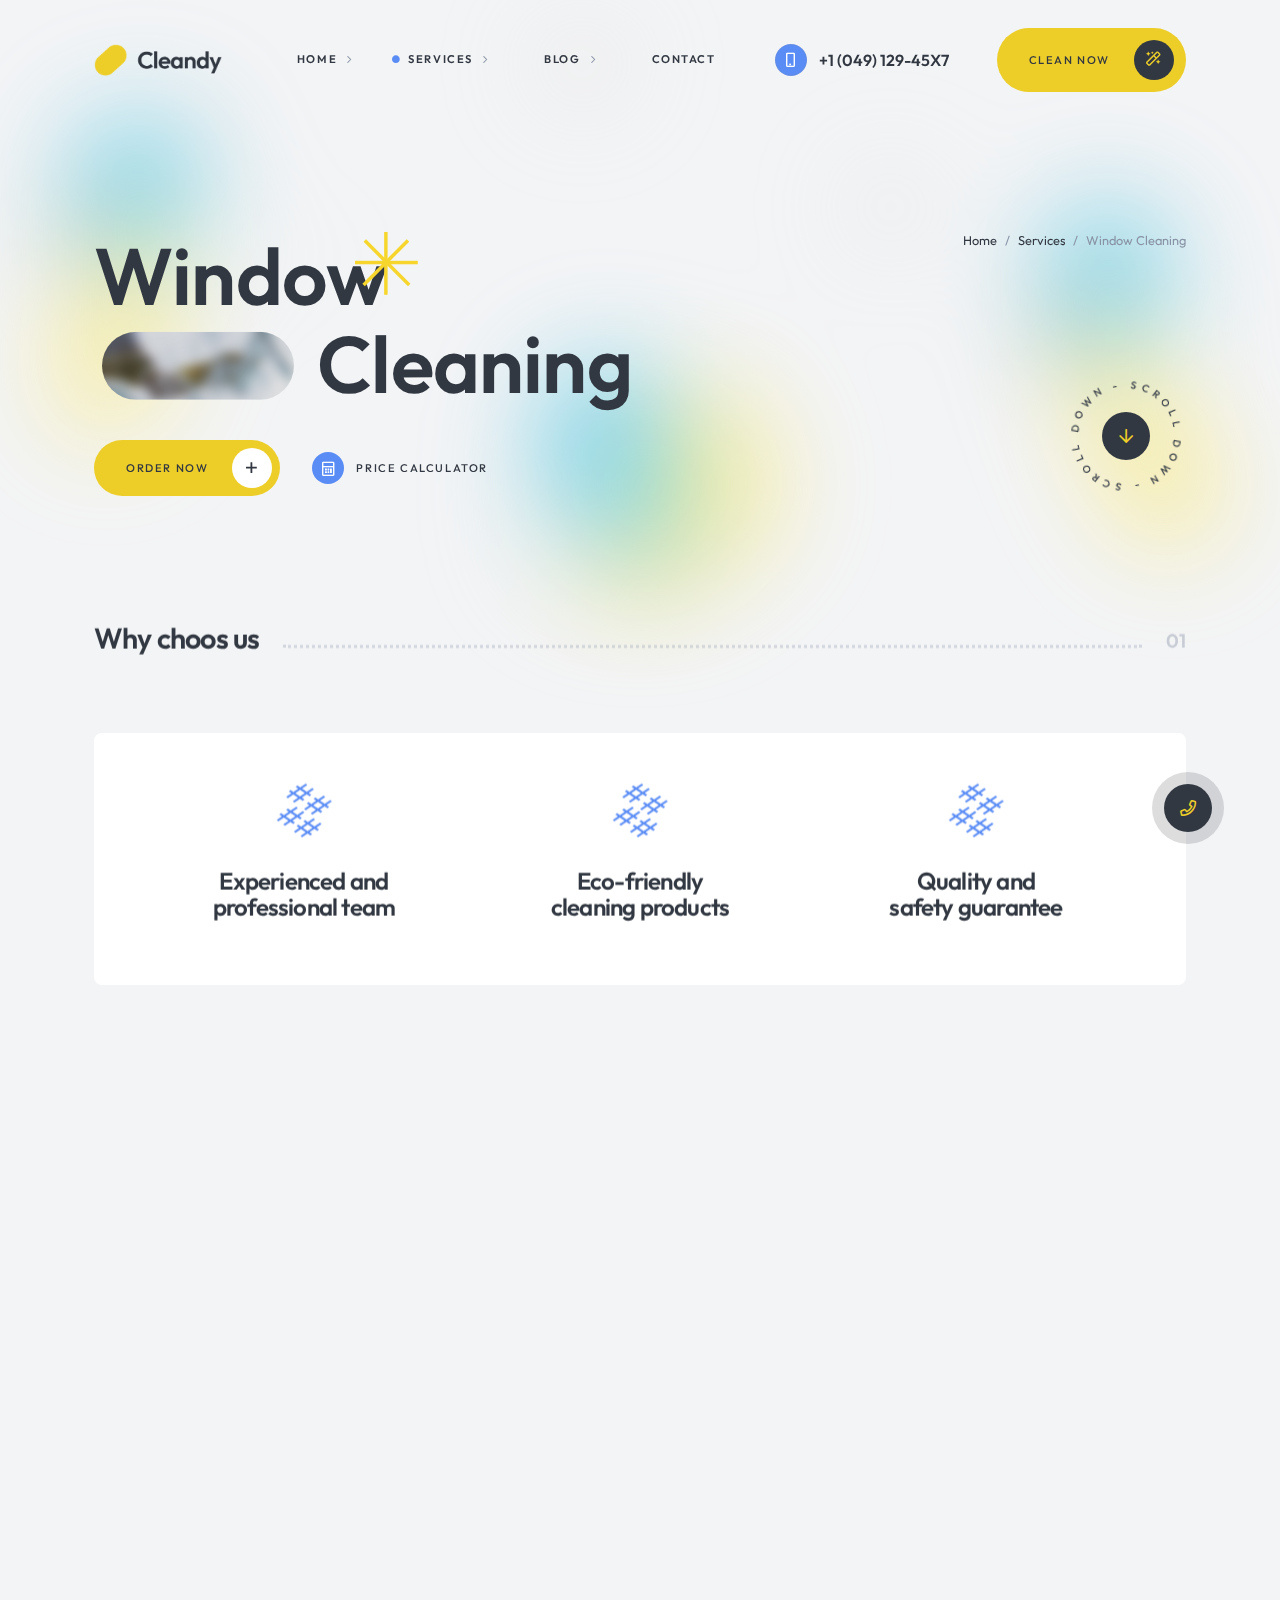
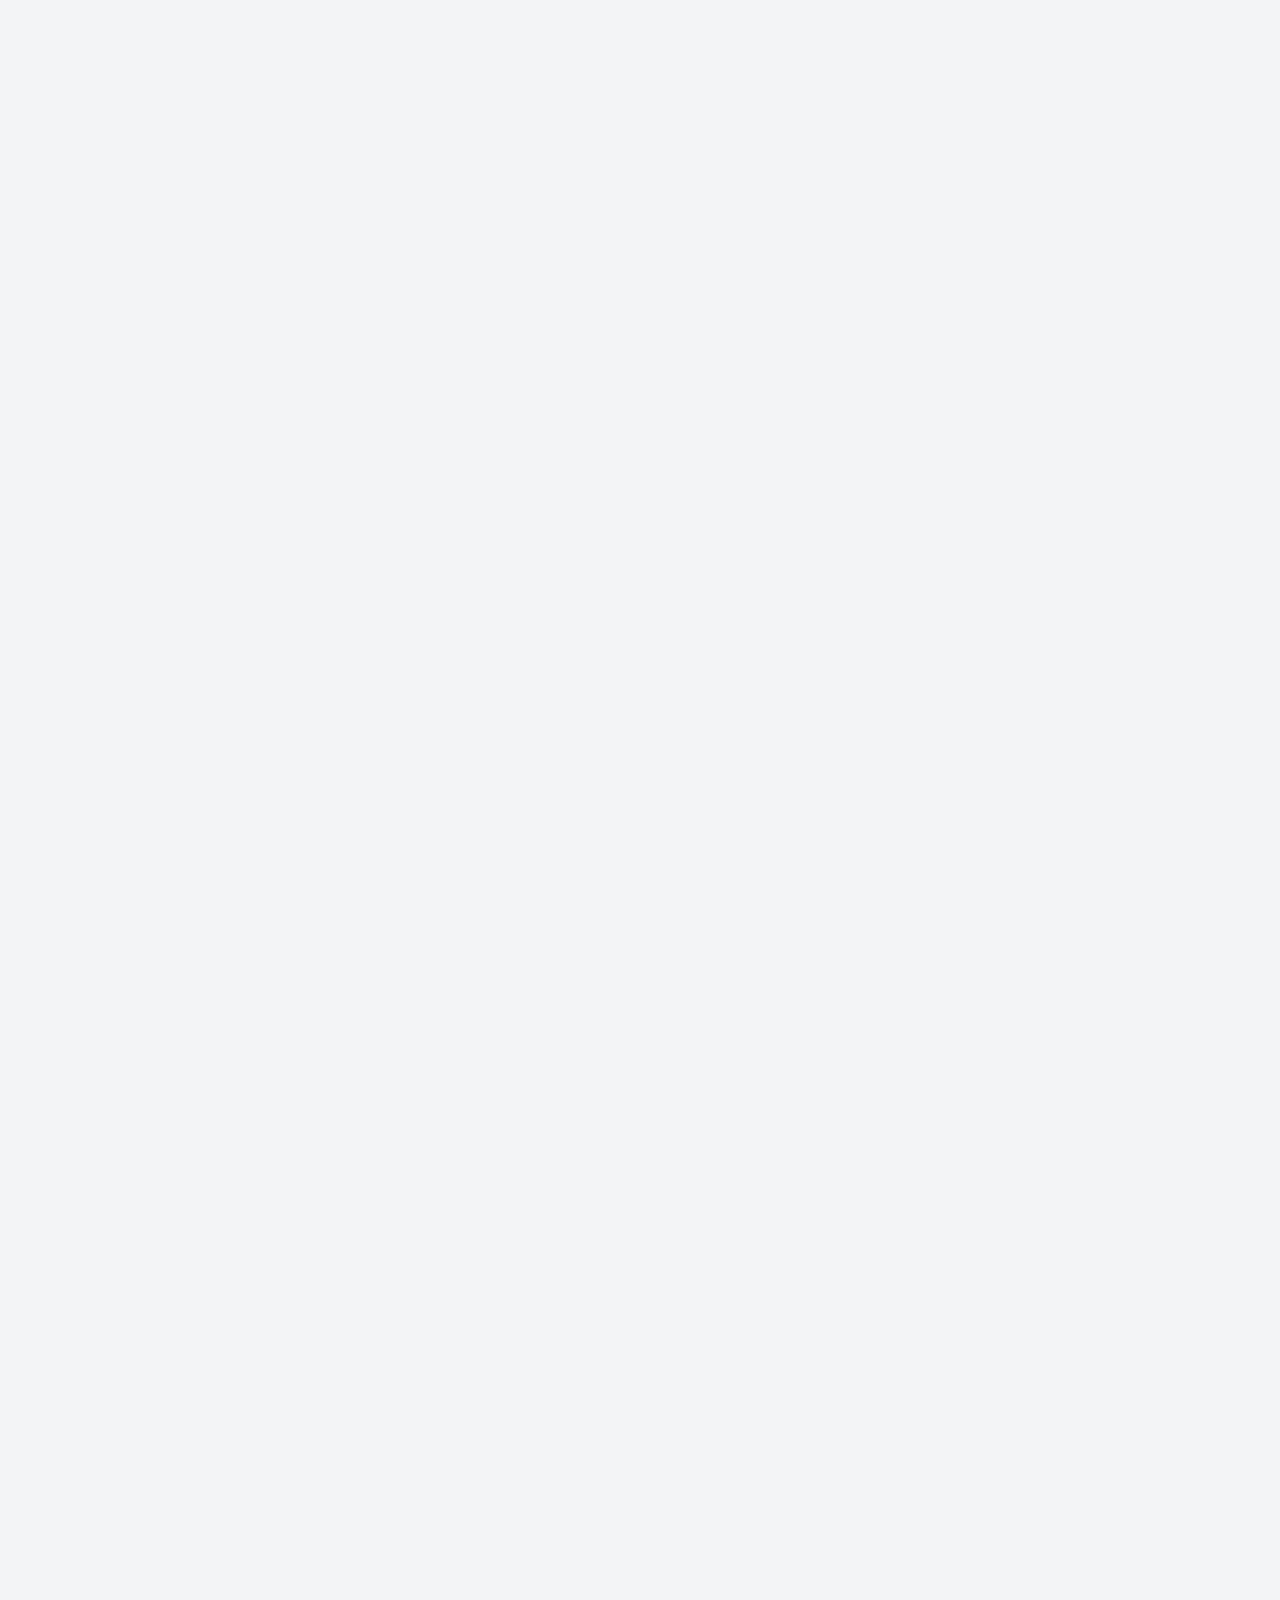
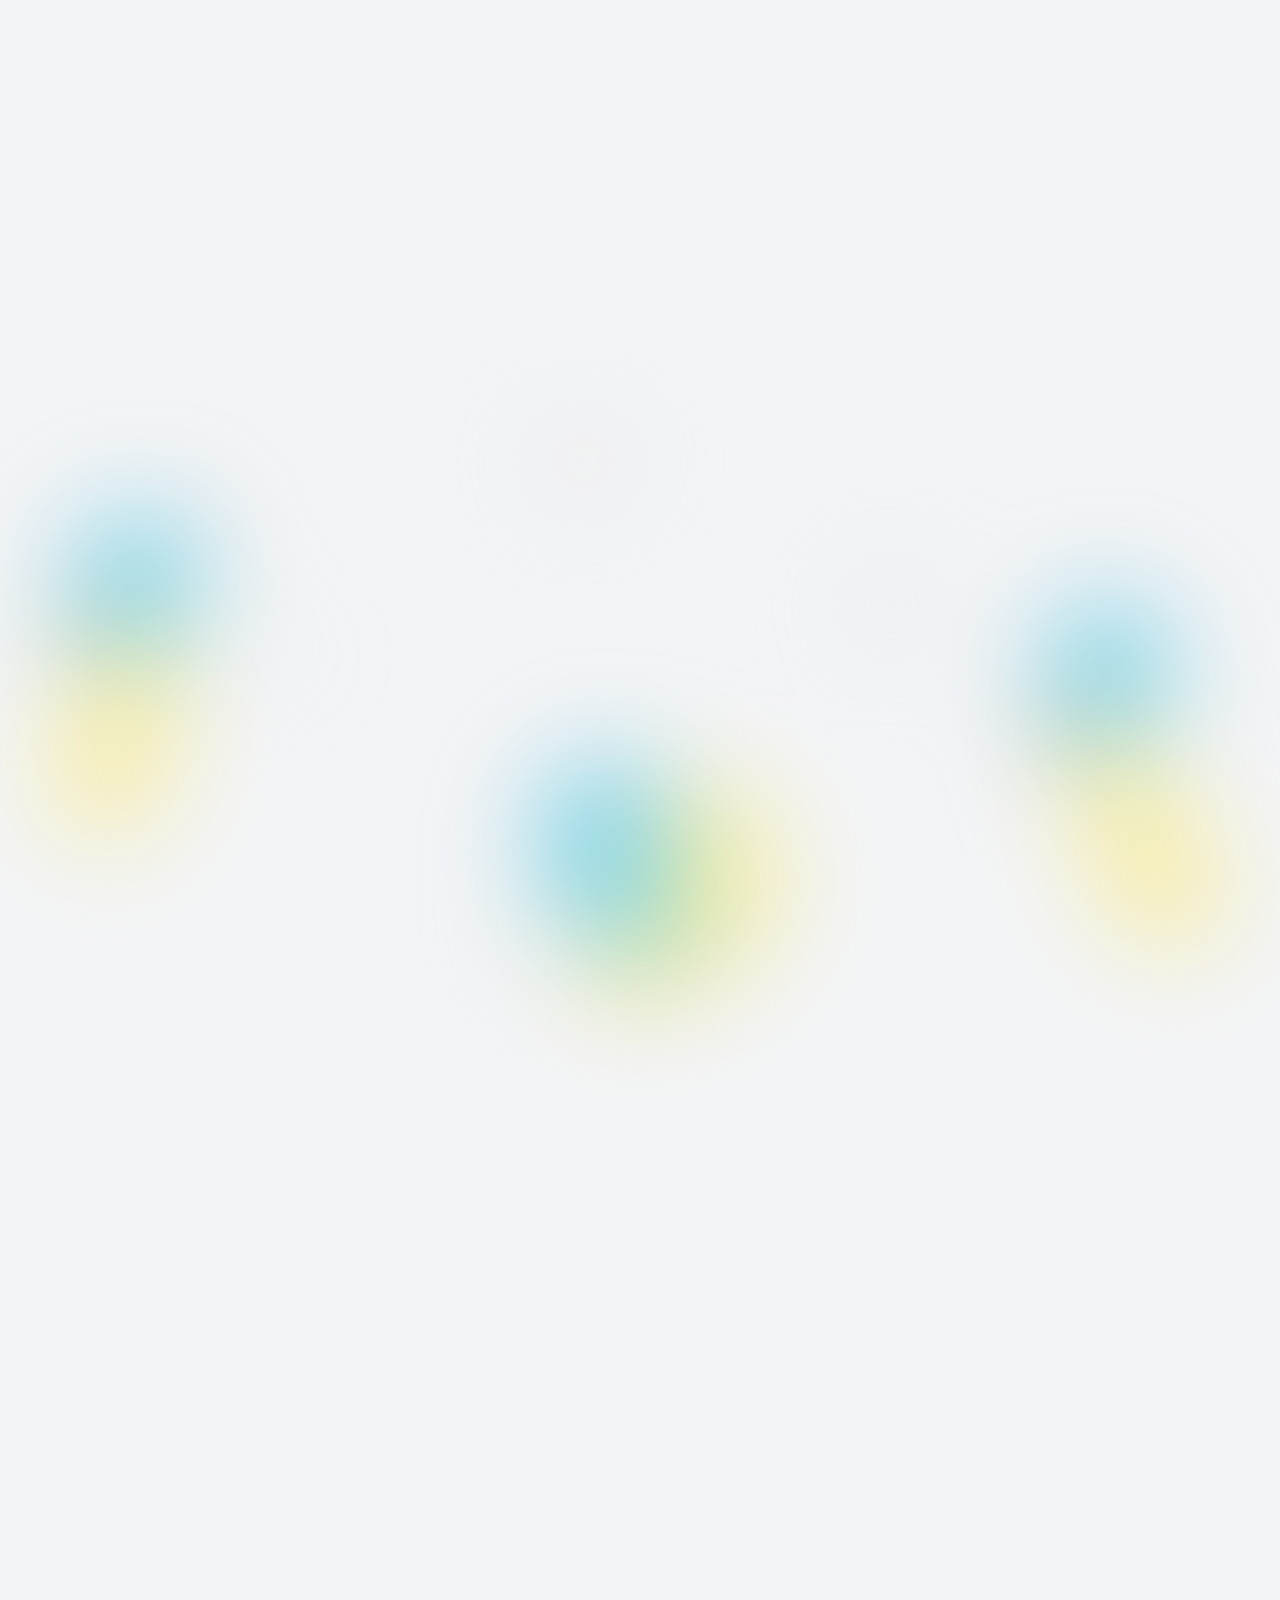
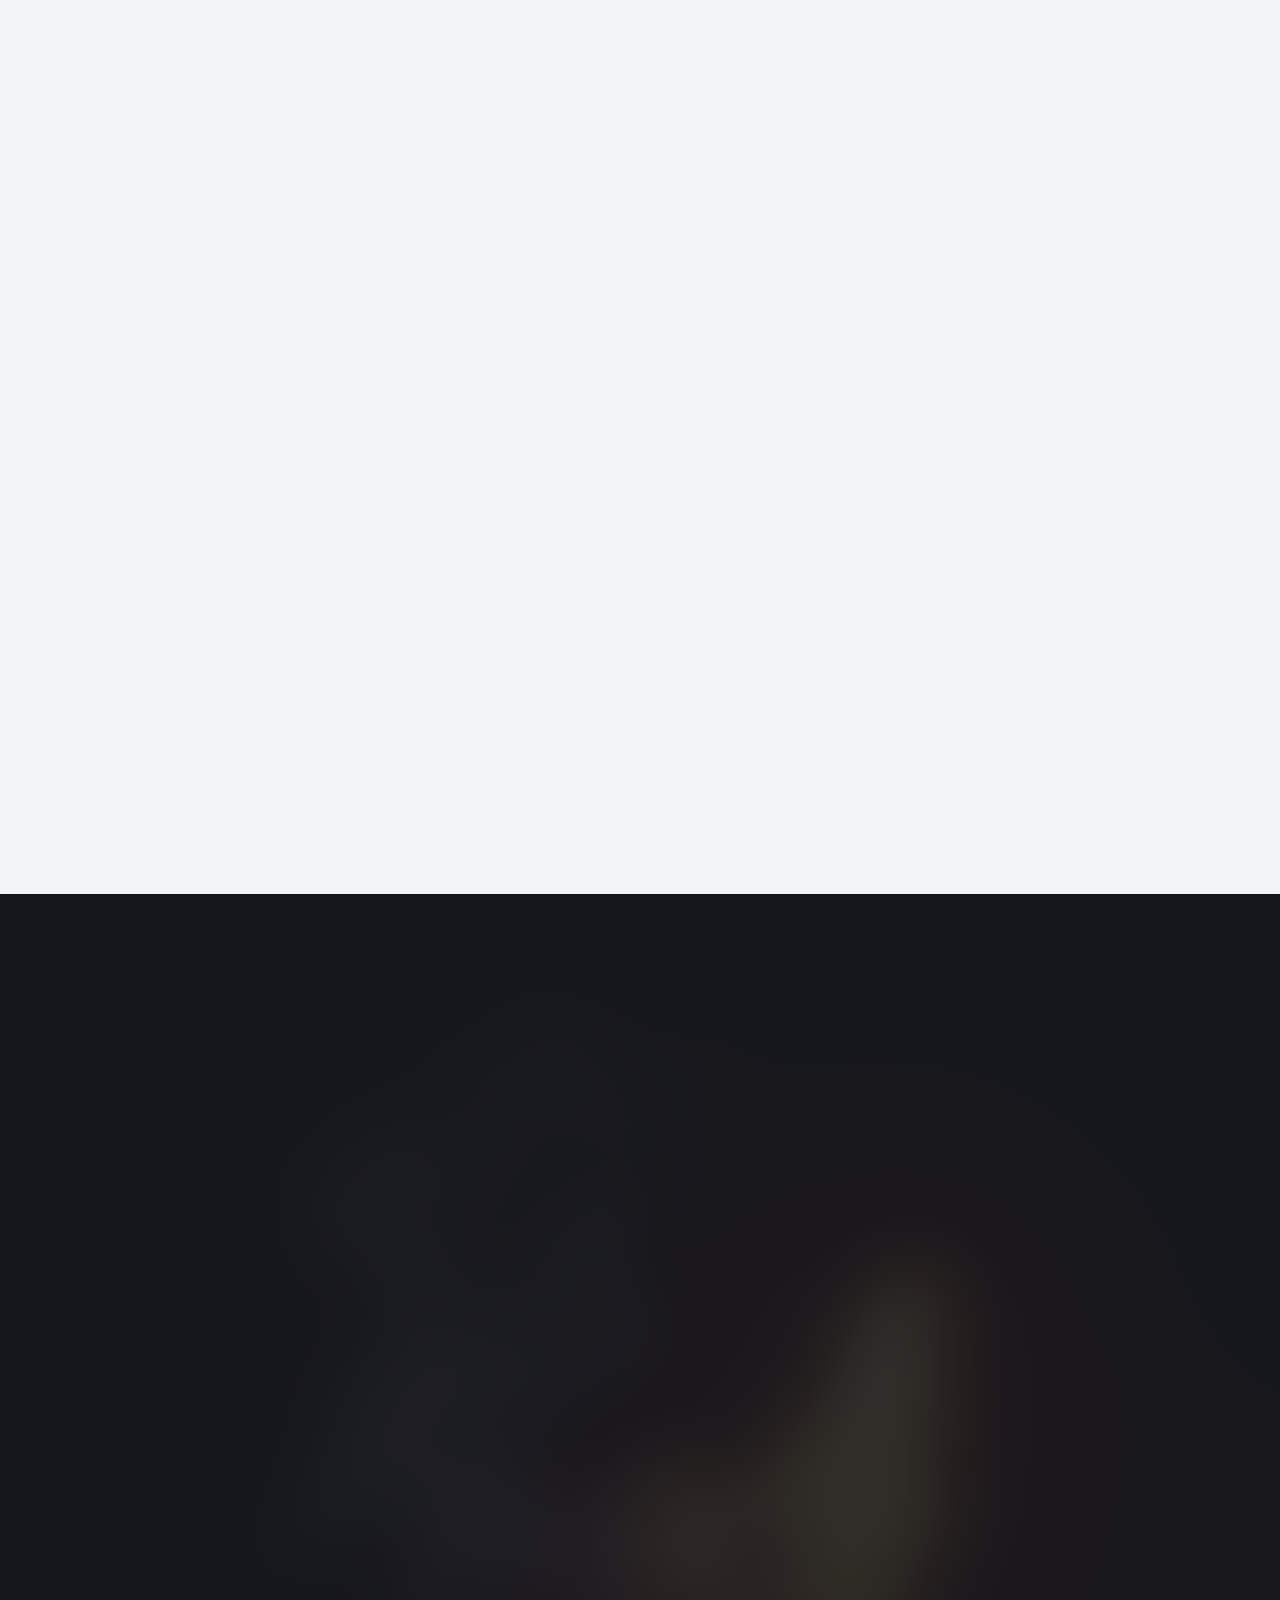
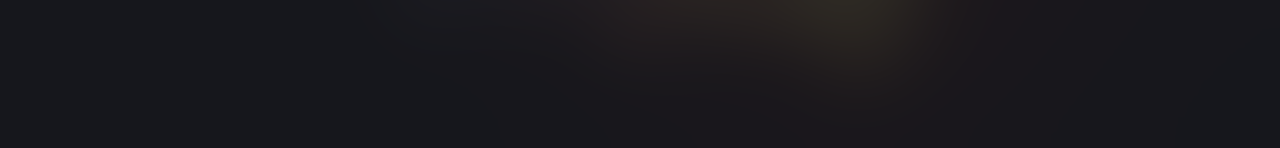
<file: service-1.html>
<!DOCTYPE html>
<html lang="zxx">

<head>

    <meta charset="UTF-8">
    <meta name="viewport" content="width=device-width, initial-scale=1.0">
    <meta http-equiv="X-UA-Compatible" content="ie=edge">
    <!-- chome mobile panel color -->
    <meta name="theme-color" content="#EDCE29">
    <!-- favicon -->
    <link rel="shortcut icon" href="img/ui/favicon.png" type="image/x-icon">

    <!-- bootstrap grid css -->
    <link rel="stylesheet" href="css/plugins/bootstrap-grid.css">
    <!-- swiper css -->
    <link rel="stylesheet" href="css/plugins/swiper.css">
    <!-- fancybox css -->
    <link rel="stylesheet" href="css/plugins/fancybox.css">
    <!-- font awesome css -->
    <link rel="stylesheet" href="css/plugins/fontawesome.css">
    <!-- main css -->
    <link rel="stylesheet" href="css/style.css">
    <!-- page title -->
    <title>Cleandy</title>

</head>

<body>

    <!-- page wrapper -->
    <div class="mil-page-wrapper">

        <!-- static content -->
        <div class="mil-preloader-frame">
            <div class="mil-preloader-content">
                <img src="img/ui/logo.png" alt="logo">
                <div class="mil-preloader">
                    <div class="mil-preload-line"></div>
                </div>
                <div class="mil-fs-18 mil-pre-text mil-m-1 mil-fw-600">loading: <span class="mil-percent">00</span> %</div>
            </div>
        </div>
        <div class="mil-top-panel">
            <div class="container">
                <div class="mil-tp-content">
                    <div class="mil-left">
                        <a href="#top" class="mil-logo mil-hover-bri-105" style="width: 16rem">
                            <img src="img/ui/logo.png" alt="logo">
                            <img src="img/ui/logo-light.png" alt="logo" class="mil-light">
                        </a>
                    </div>
                    <nav class="mil-main-menu">
                        <ul id="swupMenu" class="mil-menu-transition mil-aic mil-m-4">
                            <li class="mil-has-children">
                                <a href="">Home</a>
                                <ul>
                                    <li>
                                        <a href="home-1.html">Home type 1</a>
                                    </li>
                                    <li>
                                        <a href="home-2.html">Home type 2</a>
                                    </li>
                                    <li>
                                        <a href="home-3.html">Home type 3</a>
                                    </li>
                                    <li>
                                        <a href="home-4.html">Home type 4</a>
                                    </li>
                                    <li>
                                        <a href="home-5.html">Home type 5</a>
                                    </li>
                                </ul>
                            </li>
                            <li class="mil-has-children mil-current">
                                <a href="">Services</a>
                                <ul>
                                    <li>
                                        <a href="services.html">Services</a>
                                    </li>
                                    <li>
                                        <a href="service-1.html">Single service type 1</a>
                                    </li>
                                    <li>
                                        <a href="service-2.html">Single service type 2</a>
                                    </li>
                                    <li>
                                        <a href="subscription.html">Subscription</a>
                                    </li>
                                    <li>
                                        <a href="calculator.html">Price Calculator</a>
                                    </li>
                                </ul>
                            </li>
                            <li class="mil-has-children">
                                <a href="">Blog</a>
                                <ul>
                                    <li>
                                        <a href="blog.html">Blog list</a>
                                    </li>
                                    <li>
                                        <a href="publication.html">Publication</a>
                                    </li>
                                </ul>
                            </li>
                            <li>
                                <a href="contact.html">Contact</a>
                            </li>
                        </ul>
                    </nav>
                    <div class="mil-right mil-jce">
                        <div class="mil-tp-phone mil-aic mil-mr-60 mil-sm-mr-15">
                            <i class="far fa-mobile mil-icon mil-sm mil-bg-a-2 mil-m-4 mil-mr-15 mil-sm-hidden" style="padding-top: .2rem"></i>
                            <a href="tel:+380123456789" class="mil-fw-600" data-no-swup>+1 (049) 129-45X7</a>
                        </div>
                        <a href="contact.html" class="mil-btn mil-lg mil-bg-a-1 mil-br-xl mil-hover-bri-105 mil-icon-btn mil-hover-scale mil-md-hidden"><span>Clean now</span><i class="far fa-magic mil-bg-m-1 mil-a-1"></i></a>
                        <div class="mil-menu-btn">
                            <span></span>
                        </div>
                    </div>
                </div>
            </div>
        </div>
        <div class="mil-right-buttons-frame">
            <div class="mil-order-call-window">
                <div class="mil-ocw-content">
                    <div class="row mil-aic">
                        <div class="col-lg-7">
                            <form>
                                <h4 class="mil-fs-28 mil-mb-30">Leave your number, <br>and we'll call you back</h4>
                                <div class="mil-input-frame mil-mb-15">
                                    <input type="text" id="user-name-2" name="user-name" placeholder="Name" class="mil-br-md mil-bg-m-3" autocomplete="name">
                                    <i class="far fa-user mil-a-2"></i>
                                </div>
                                <div class="mil-input-frame mil-mb-30">
                                    <input type="tel" id="user-phone-2" name="user-tel" class="mil-phone-input mil-br-md mil-bg-m-3" placeholder="+38 (___) ___-__-__" autocomplete="tel">
                                    <i class="far fa-mobile mil-a-2"></i>
                                </div>
                                <button class="mil-btn mil-bg-a-1 mil-icon-btn mil-br-xl mil-hover-bri-105 mil-hover-scale" type="submit">Order a call<i class="far fa-arrow-right mil-bg-m-1 mil-a-1"></i></button>
                            </form>
                        </div>
                        <div class="col-lg-5">
                            <img src="img/ui/cc.jpg" alt="callcenter" class="mil-ocw-img mil-br-sm">
                        </div>
                    </div>
                </div>
            </div>
            <div class="mil-right-buttons">
                <a href="#top" class="mil-side-btn mil-back-to-top mil-hover-bri-120">
                    <i class="far fa-arrow-up mil-a-1"></i>
                </a>
                <button class="mil-side-btn mil-open-window mil-hover-bri-120"></button>
            </div>
        </div>
        <div class="mil-discount-popup">
            <div class="mil-popup-window">
                <div class="mil-envelope-top">
                    <i class="fal fa-times mil-close-popup"></i>
                    <svg viewBox="0 0 555 224" fill="none" xmlns="http://www.w3.org/2000/svg">
                        <g filter="url(#filter0_d_658_621)">
                            <path d="M15 180.242C15 169.665 20.5702 159.869 29.6603 154.461L262.16 16.1269C271.613 10.5024 283.387 10.5024 292.84 16.1269L525.34 154.461C534.43 159.869 540 169.665 540 180.242V205H15V180.242Z" fill="white" />
                        </g>
                        <path d="M90 153L277.931 43L465 153" stroke="#CC4E4E" stroke-opacity="0.04" stroke-width="34" stroke-linecap="round" />
                        <defs>
                            <filter id="filter0_d_658_621" x="0" y="0.908447" width="555" height="223.092" filterUnits="userSpaceOnUse" color-interpolation-filters="sRGB">
                                <feFlood flood-opacity="0" result="BackgroundImageFix" />
                                <feColorMatrix in="SourceAlpha" type="matrix" values="0 0 0 0 0 0 0 0 0 0 0 0 0 0 0 0 0 0 127 0" result="hardAlpha" />
                                <feOffset dy="4" />
                                <feGaussianBlur stdDeviation="7.5" />
                                <feComposite in2="hardAlpha" operator="out" />
                                <feColorMatrix type="matrix" values="0 0 0 0 0 0 0 0 0 0 0 0 0 0 0 0 0 0 0.15 0" />
                                <feBlend mode="normal" in2="BackgroundImageFix" result="effect1_dropShadow_658_621" />
                                <feBlend mode="normal" in="SourceGraphic" in2="effect1_dropShadow_658_621" result="shape" />
                            </filter>
                        </defs>
                    </svg>
                    <div class="mil-discount-card">
                        <div class="mil-text-part mil-aic mil-bg-a-1">
                            <div class="mil-aic">
                                <div class="mil-dscnt-star mil-invert">
                                    <img src="img/ui/star.svg" alt="star">
                                    <div class="mil-fs-40 mil-lh-100 mil-m-3 mil-fw-700"><span>50</span>%</div>
                                </div>
                                <div>
                                    <p class="mil-m-1 mil-mb-15 mil-opacity-7">Hurry up!</p>
                                    <h3 class="mil-fs-32 mil-mb-20">Discount for the first cleaning <span class="mil-m-4">*</span></h3>
                                    <p class="mil-m-1 mil-opacity-7">Limited time offer!</p>
                                </div>
                            </div>
                        </div>
                        <div class="mil-dscnt-part">
                            <img src="img/ui/discount.svg" alt="discount">
                            <div class="mil-up-text mil-m-4"><img src="img/ui/logo-light.png" alt="logo" style="width: 11rem; height: auto; margin-left: -.5rem"></div>
                        </div>
                    </div>
                </div>
                <div class="mil-envelope-body mil-tac mil-br-lg">
                    <h4 class="mil-fs-36 mil-mb-60">🔥 Wow! That's so lucky! 🥳</h4>
                    <form>
                        <div class="row">
                            <div class="col-6 mil-mb-15">
                                <div class="mil-input-frame">
                                    <input type="text" id="user-name-3" name="user-name" placeholder="Name" class="mil-br-md mil-bg-m-3" autocomplete="name">
                                    <i class="far fa-user mil-a-2"></i>
                                </div>
                            </div>
                            <div class="col-6 mil-mb-15">
                                <div class="mil-input-frame">
                                    <input type="email" id="user-email-3" name="user-email" placeholder="Email" class="mil-br-md mil-bg-m-3" autocomplete="email">
                                    <i class="far fa-at mil-a-2"></i>
                                </div>
                            </div>
                            <div class="col-md-12 mil-mb-15">
                                <div class="mil-input-frame">
                                    <input type="tel" id="user-phone-3" name="user-tel" class="mil-phone-input mil-br-md mil-bg-m-3" placeholder="+38 (___) ___-__-__" autocomplete="tel">
                                    <i class="far fa-mobile mil-a-2"></i>
                                </div>
                            </div>
                            <div class="col-lg-12 mil-aic mil-mt-15">
                                <p class="mil-fs-14 mil-m-2 mil-tal">By clicking the send button, you agree to the rules for processing personal data</p>
                                <button class="mil-btn mil-bg-a-1 mil-icon-btn mil-br-xl mil-hover-bri-105 mil-hover-scale mil-ml-60 mil-sm-ml-30" type="submit">Get it now<i class="far fa-arrow-right mil-bg-m-1 mil-a-1"></i></button>
                            </div>
                        </div>
                    </form>
                </div>
            </div>
        </div>
        <!-- static content end -->

        <!-- dynamic content -->
        <div id="swupMain" class="transition-fade">

            <!-- hero -->
            <div class="mil-hero-inner mil-relative" id="top">
                <img src="img/ui/bg.png" alt="background" class="mil-bg" style="top: 0">
                <div class="container mil-column mil-jcb mil-h-100">
                    <div class="row mil-jcb mil-h-100">
                        <div class="col-lg-7 mil-mb-60">
                            <div class="mil-main-title mil-jcc mil-ais mil-column">
                                <div class="mil-column mil-sm-mb-0 mil-w-100">
                                    <div class="mil-aic">
                                        <div class="mil-word-frame">
                                            <svg width="89" height="89" viewBox="0 0 89 89" fill="none" xmlns="http://www.w3.org/2000/svg" class="mil-text-star" style="top: -15%;right: -15%">
                                                <rect x="42.1406" y="13.0017" width="3.46874" height="62.7841" fill="#F6D62D" />
                                                <rect x="13.0078" y="45.2607" width="3.46874" height="62.7841" transform="rotate(-90 13.0078 45.2607)" fill="#F6D62D" />
                                                <rect x="21.5859" y="22.8096" width="3.46874" height="62.7841" transform="rotate(-45 21.5859 22.8096)" fill="#F6D62D" />
                                                <rect x="22.8125" y="67.2046" width="3.46874" height="62.7841" transform="rotate(-135 22.8125 67.2046)" fill="#F6D62D" />
                                            </svg>
                                            <h1 class="mil-fs-100 mil-sm-fs-72 mil-lh-110">Window</h1>
                                        </div>
                                    </div>
                                    <div class="mil-word-frame mil-mb-40">
                                        <h1 class="mil-fs-100 mil-sm-fs-72 mil-lh-110"><img src="img/ui/t7.jpg" alt="image" class="mil-text-image mil-long"> Cleaning</h1>
                                    </div>
                                    <div class="mil-aic">
                                        <a href="contact.html" class="mil-btn mil-icon-btn mil-bg-a-1 mil-br-xl mil-hover-bri-105 mil-hover-scale mil-mr-40">Order now<i class="far fa-plus mil-bg-m-4 mil-m-1"></i></a>
                                        <a href="calculator.html" class="mil-link mil-m-1 mil-reverse">Price Calculator<i class="far fa-calculator mil-bg-a-2 mil-m-4" style="padding: .2rem 0 0 .2rem"></i></a>
                                    </div>
                                </div>
                            </div>
                        </div>
                        <div class="mil-column col-lg-5 mil-jcb mil-aie mil-sm-ais mil-mb-60">
                            <ul class="mil-breadcrumbs mil-mb-60">
                                <li><a href="home-1.html">Home</a></li>
                                <li><a href="services.html">Services</a></li>
                                <li><a href="service-1.html">Window Cleaning</a></li>
                            </ul>
                            <div class="mil-circle-text-position">
                                <div class="mil-circle-text mil-rotate mil-accent-inside" data-value="360">
                                    <svg version="1.1" xmlns="http://www.w3.org/2000/svg" xmlns:xlink="http://www.w3.org/1999/xlink" x="0px" y="0px" viewBox="0 0 300 300" enable-background="new 0 0 300 300" xml:space="preserve">
                                        <defs>
                                            <path id="circlePath" d="M 150, 150 m -60, 0 a 60,60 0 0,1 120,0 a 60,60 0 0,1 -120,0 " />
                                        </defs>
                                        <circle cx="150" cy="100" r="75" fill="none" />
                                        <g>
                                            <use xlink:href="#circlePath" fill="none" />
                                            <text class="mil-link mil-dark" style="letter-spacing: .75rem">
                                                <textPath xlink:href="#circlePath">Scroll down - Scroll down - </textPath>
                                            </text>
                                        </g>
                                    </svg>
                                </div>
                                <a href="#scroll" class="far fa-arrow-down mil-bg-m-1 mil-a-1"></a>
                            </div>
                        </div>
                    </div>
                </div>
            </div>
            <!-- hero end -->

            <!-- features -->
            <div id="scroll">
                <div class="container">
                    <div class="mil-section-title mil-mb-f mil-up">
                        <h2 class="mil-fs-36">Why choos us</h2>
                        <div class="mil-dots"></div>
                        <b class="mil-fs-24">01</b>
                    </div>
                    <div class="mil-features mil-bg-m-4 mil-br-md">
                        <div class="row">
                            <div class="col-lg-4 mil-tac mil-mb-60 mil-up">
                                <img src="img/ui/icons/10.png" alt="icon" class="mil-card-icon mil-mb-30">
                                <h3 class="mil-fs-30 mil-mb-20 mil-lh-110">Experienced and <br>professional team</h3>
                            </div>
                            <div class="col-lg-4 mil-tac mil-mb-60 mil-up">
                                <img src="img/ui/icons/11.png" alt="icon" class="mil-card-icon mil-mb-30">
                                <h3 class="mil-fs-30 mil-mb-20 mil-lh-110">Eco-friendly <br>cleaning products</h3>
                            </div>
                            <div class="col-lg-4 mil-tac mil-mb-60 mil-up">
                                <img src="img/ui/icons/12.png" alt="icon" class="mil-card-icon mil-mb-30">
                                <h3 class="mil-fs-30 mil-mb-20 mil-lh-110">Quality and <br>safety guarantee</h3>
                            </div>
                        </div>
                    </div>
                </div>
            </div>
            <!-- features end -->

            <!-- steps -->
            <div class="mil-p-f-15">
                <div class="container">
                    <div class="mil-section-title mil-mb-f mil-up">
                        <h2 class="mil-fs-36">Cleaning Process</h2>
                        <div class="mil-dots"></div>
                        <b class="mil-fs-24">02</b>
                    </div>
                    <div class="row">
                        <div class="col-md-6 col-lg-3 mil-mb-15 mil-up">
                            <div class="mil-step-card mil-step-line mil-bg-m-4 mil-br-md">
                                <div class="mil-fs-40 mil-ff-3 mil-a-2 mil-mb-20">01</div>
                                <h3 class="mil-fs-30 mil-mb-20 mil-lh-110 mil-mb-15">Assessing Window <br>Condition</h3>
                                <p>Checking for dirt levels and cleaning complexity.</p>
                            </div>
                        </div>
                        <div class="col-md-6 col-lg-3 mil-mb-15 mil-up">
                            <div class="mil-step-card mil-step-line mil-bg-m-4 mil-br-md">
                                <div class="mil-fs-40 mil-ff-3 mil-a-2 mil-mb-20">02</div>
                                <h3 class="mil-fs-30 mil-mb-20 mil-lh-110 mil-mb-15">Preparing Products <br>and Area</h3>
                                <p>Selecting cleaning products and prepping the area around</p>
                            </div>
                        </div>
                        <div class="col-md-6 col-lg-3 mil-mb-15 mil-up">
                            <div class="mil-step-card mil-step-line mil-bg-m-4 mil-br-md">
                                <div class="mil-fs-40 mil-ff-3 mil-a-2 mil-mb-20">03</div>
                                <h3 class="mil-fs-30 mil-mb-20 mil-lh-110 mil-mb-15">Glass and Frame <br>Cleaning</h3>
                                <p>Removing dirt, dust, and streaks from glass and frames</p>
                            </div>
                        </div>
                        <div class="col-md-6 col-lg-3 mil-mb-15 mil-up">
                            <div class="mil-step-card mil-bg-m-4 mil-br-md">
                                <div class="mil-fs-40 mil-ff-3 mil-a-2 mil-mb-20">04</div>
                                <h3 class="mil-fs-30 mil-mb-20 mil-lh-110 mil-mb-15">Completion and Area Cleanup</h3>
                                <p>Quality check and tidying up the surrounding area</p>
                            </div>
                        </div>
                    </div>
                </div>
            </div>
            <!-- steps end -->

            <!-- before/after -->
            <div>
                <div class="container">
                    <div class="mil-section-title mil-mb-f mil-up">
                        <h2 class="mil-fs-36">Results of our work</h2>
                        <div class="mil-dots"></div>
                        <b class="mil-fs-24">03</b>
                    </div>
                    <div class="mil-before-and-after mil-up">
                        <img class="mil-subject-before" src="img/gallery/before.jpg" alt="before">
                        <div class="mil-subject-scraper">
                            <img class="mil-subject-after" src="img/gallery/after.jpg" alt="after">
                        </div>
                    </div>
                </div>
            </div>
            <!-- before/after end -->

            <!-- reviews -->
            <div class="mil-p-ff" id="reviews">
                <div class="container">
                    <div class="mil-section-title mil-mb-f mil-up">
                        <h2 class="mil-fs-36">Clients Voices</h2>
                        <div class="mil-dots"></div>
                        <b class="mil-fs-24">04</b>
                    </div>
                    <div class="mil-revi-pagination mil-up mil-mb-60"></div>
                    <div class="row mil-jcc">
                        <div class="col-lg-8 mil-relative">
                            <div class="mil-slider-nav mil-soft mil-reviews-nav mil-up">
                                <div class="mil-slider-arrow mil-prev mil-revi-prev"><i class="far fa-arrow-right"></i></div>
                                <div class="mil-slider-arrow mil-revi-next"><i class="far fa-arrow-right"></i></div>
                            </div>
                            <div class="swiper-container mil-reviews-slider mil-mb-60">
                                <div class="swiper-wrapper">
                                    <div class="swiper-slide">
                                        <div class="mil-review-frame mil-tac" data-swiper-parallax="-600" data-swiper-parallax-opacity="0" data-swiper-parallax-scale=".6">
                                            <h5 class="mil-fs-28 mil-m-1 mil-up mil-mb-15">Sarah Newman</h5>
                                            <p class="mil-m-1 mil-up-text mil-up mil-mb-40">Envato market</p>
                                            <div class="mil-fs-72 mil-a-2 mil-lh-100 mil-up" style="transform: translateX(-1rem)"><i>"</i></div>
                                            <p class="mil-fs-22 mil-m-1 mil-lh-200 mil-up">I’ve been using Cleandy for my home cleaning needs for over six months now, and I couldn’t be more satisfied. Their team is always punctual, professional, and friendly. The attention to detail is fantastic, and my apartment has never looked better. I especially love how fresh and organized everything feels after they’re done. I highly recommend Cleandy for anyone looking for reliable cleaning services!</p>
                                        </div>
                                    </div>
                                    <div class="swiper-slide">
                                        <div class="mil-review-frame mil-tac" data-swiper-parallax="-600" data-swiper-parallax-opacity="0" data-swiper-parallax-scale=".6">
                                            <h5 class="mil-fs-28 mil-m-1 mil-up mil-mb-15">Emma Trueman</h5>
                                            <p class="mil-m-1 mil-up-text mil-up mil-mb-40">Envato market</p>
                                            <div class="mil-fs-72 mil-a-2 mil-lh-100 mil-up" style="transform: translateX(-1rem)"><i>"</i></div>
                                            <p class="mil-fs-22 mil-m-1 mil-lh-200 mil-up">Cleandy provided an exceptional deep cleaning service for my office. The cleaners were thorough and left no corner untouched. It’s refreshing to see such dedication to their work, and they used high-quality, eco-friendly products, which was a big plus for us. Our office now looks spotless, and we will definitely be using Cleandy on a regular basis!</p>
                                        </div>
                                    </div>
                                    <div class="swiper-slide">
                                        <div class="mil-review-frame mil-tac" data-swiper-parallax="-600" data-swiper-parallax-opacity="0" data-swiper-parallax-scale=".6">
                                            <h5 class="mil-fs-28 mil-m-1 mil-up mil-mb-15">Paul Oldman</h5>
                                            <p class="mil-m-1 mil-up-text mil-up mil-mb-40">Envato market</p>
                                            <div class="mil-fs-72 mil-a-2 mil-lh-100 mil-up" style="transform: translateX(-1rem)"><i>"</i></div>
                                            <p class="mil-fs-22 mil-m-1 mil-lh-200 mil-up">I hired Cleandy to clean my house before hosting a big family gathering, and they exceeded all my expectations. The kitchen, bathrooms, and living areas were sparkling clean, and they even took care of some tough stains I thought would never go away. The team was efficient and friendly, making the whole experience stress-free. Highly recommend!</p>
                                        </div>
                                    </div>
                                    <div class="swiper-slide">
                                        <div class="mil-review-frame mil-tac" data-swiper-parallax="-600" data-swiper-parallax-opacity="0" data-swiper-parallax-scale=".6">
                                            <h5 class="mil-fs-28 mil-m-1 mil-up mil-mb-15">Ashley freeman</h5>
                                            <p class="mil-m-1 mil-up-text mil-up mil-mb-40">Envato market</p>
                                            <div class="mil-fs-72 mil-a-2 mil-lh-100 mil-up" style="transform: translateX(-1rem)"><i>"</i></div>
                                            <p class="mil-fs-22 mil-m-1 mil-lh-200 mil-up">Cleandy is hands down the best cleaning company I’ve ever used! They’re incredibly professional and easy to work with. The staff goes above and beyond to make sure every inch of my home is perfectly clean. Their flexible scheduling is a lifesaver, and the results speak for themselves – my house has never felt so clean and fresh. I’m so happy I found them!"</p>
                                        </div>
                                    </div>
                                    <div class="swiper-slide">
                                        <div class="mil-review-frame mil-tac" data-swiper-parallax="-600" data-swiper-parallax-opacity="0" data-swiper-parallax-scale=".6">
                                            <h5 class="mil-fs-28 mil-m-1 mil-up mil-mb-15">Andrew Oldman</h5>
                                            <p class="mil-m-1 mil-up-text mil-up mil-mb-40">Envato market</p>
                                            <div class="mil-fs-72 mil-a-2 mil-lh-100 mil-up" style="transform: translateX(-1rem)"><i>"</i></div>
                                            <p class="mil-fs-22 mil-m-1 mil-lh-200 mil-up">I’ve been using Cleandy for my home cleaning needs for over six months now, and I couldn’t be more satisfied. Their team is always punctual, professional, and friendly. The attention to detail is fantastic, and my apartment has never looked better. I especially love how fresh and organized everything feels after they’re done. I highly recommend Cleandy for anyone looking for reliable cleaning services!</p>
                                        </div>
                                    </div>
                                    <div class="swiper-slide">
                                        <div class="mil-review-frame mil-tac" data-swiper-parallax="-600" data-swiper-parallax-opacity="0" data-swiper-parallax-scale=".6">
                                            <h5 class="mil-fs-28 mil-m-1 mil-up mil-mb-15">Oscar Trueman</h5>
                                            <p class="mil-m-1 mil-up-text mil-up mil-mb-40">Envato market</p>
                                            <div class="mil-fs-72 mil-a-2 mil-lh-100 mil-up" style="transform: translateX(-1rem)"><i>"</i></div>
                                            <p class="mil-fs-22 mil-m-1 mil-lh-200 mil-up">Cleandy provided an exceptional deep cleaning service for my office. The cleaners were thorough and left no corner untouched. It’s refreshing to see such dedication to their work, and they used high-quality, eco-friendly products, which was a big plus for us. Our office now looks spotless, and we will definitely be using Cleandy on a regular basis!</p>
                                        </div>
                                    </div>
                                </div>
                            </div>
                            <div class="mil-aic mil-jcc mil-up">
                                <p class="mil-mr-15">Overall:</p>
                                <i class="fas fa-star mil-fs-20 mil-a-1 mil-mr-5"></i>
                                <i class="fas fa-star mil-fs-20 mil-a-1 mil-mr-5"></i>
                                <i class="fas fa-star mil-fs-20 mil-a-1 mil-mr-5"></i>
                                <i class="fas fa-star mil-fs-20 mil-a-1 mil-mr-5"></i>
                                <i class="fas fa-star mil-fs-20 mil-a-1 mil-mr-15"></i>
                                <p>4.9/5.0</p>
                            </div>
                        </div>
                    </div>
                </div>
            </div>
            <!-- reviews end -->

            <!-- services -->
            <div class="mil-p-0-15">
                <div class="container">
                    <div class="mil-section-title mil-mb-f mil-up">
                        <h2 class="mil-fs-36">Other services</h2>
                        <div class="mil-dots"></div>
                        <b class="mil-fs-24">05</b>
                    </div>
                    <div class="row">
                        <div class="col-sm-6 col-md-4 col-xl-3 mil-mb-15 mil-up">
                            <a href="service-2.html" class="mil-service-card mil-bg-m-4 mil-br-md">
                                <div class="mil-jcb">
                                    <img src="img/ui/icons/2.png" alt="icon" class="mil-card-icon mil-mb-30">
                                    <span class="mil-up-text mil-m-1">from $29</span>
                                </div>
                                <h3 class="mil-fs-30 mil-mb-20 mil-lh-110 mil-mb-30">Dry cleaning</h3>
                                <div>
                                    <div class="mil-btn mil-sm mil-bg-m-3 mil-br-xl mil-hover-bri-105 mil-hover-scale">Learn more</div>
                                </div>
                            </a>
                        </div>
                        <div class="col-sm-6 col-md-4 col-xl-3 mil-mb-15 mil-up">
                            <a href="service-2.html" class="mil-service-card mil-bg-m-4 mil-br-md">
                                <div class="mil-jcb">
                                    <img src="img/ui/icons/3.png" alt="icon" class="mil-card-icon mil-mb-30">
                                    <span class="mil-up-text mil-m-1">from $219</span>
                                </div>
                                <h3 class="mil-fs-30 mil-mb-20 mil-lh-110 mil-mb-30">Post-construction</h3>
                                <div>
                                    <div class="mil-btn mil-sm mil-bg-m-3 mil-br-xl mil-hover-bri-105 mil-hover-scale">Learn more</div>
                                </div>
                            </a>
                        </div>
                        <div class="col-sm-6 col-md-4 col-xl-3 mil-mb-15 mil-up">
                            <a href="service-2.html" class="mil-service-card mil-bg-m-4 mil-br-md">
                                <div class="mil-jcb">
                                    <img src="img/ui/icons/4.png" alt="icon" class="mil-card-icon mil-mb-30">
                                    <span class="mil-up-text mil-m-1">from $99</span>
                                </div>
                                <h3 class="mil-fs-30 mil-mb-20 mil-lh-110 mil-mb-30">Pools cleaning</h3>
                                <div>
                                    <div class="mil-btn mil-sm mil-bg-m-3 mil-br-xl mil-hover-bri-105 mil-hover-scale">Learn more</div>
                                </div>
                            </a>
                        </div>
                        <div class="col-sm-6 col-md-4 col-xl-3 mil-mb-15 mil-up">
                            <a href="service-2.html" class="mil-service-card mil-bg-m-4 mil-br-md">
                                <div class="mil-jcb">
                                    <img src="img/ui/icons/5.png" alt="icon" class="mil-card-icon mil-mb-30">
                                    <span class="mil-up-text mil-m-1">from $68</span>
                                </div>
                                <h3 class="mil-fs-30 mil-mb-20 mil-lh-110 mil-mb-30">landscaping</h3>
                                <div>
                                    <div class="mil-btn mil-sm mil-bg-m-3 mil-br-xl mil-hover-bri-105 mil-hover-scale">Learn more</div>
                                </div>
                            </a>
                        </div>
                        <div class="col-sm-6 col-md-4 col-xl-3 mil-mb-15 mil-up">
                            <a href="service-2.html" class="mil-service-card mil-bg-m-4 mil-br-md">
                                <div class="mil-jcb">
                                    <img src="img/ui/icons/6.png" alt="icon" class="mil-card-icon mil-mb-30">
                                    <span class="mil-up-text mil-m-1">from $1299</span>
                                </div>
                                <h3 class="mil-fs-30 mil-mb-20 mil-lh-110 mil-mb-30">Cosmetic repairs</h3>
                                <div>
                                    <div class="mil-btn mil-sm mil-bg-m-3 mil-br-xl mil-hover-bri-105 mil-hover-scale">Learn more</div>
                                </div>
                            </a>
                        </div>
                        <div class="col-sm-6 col-md-4 col-xl-3 mil-mb-15 mil-up">
                            <a href="service-2.html" class="mil-service-card mil-bg-m-4 mil-br-md">
                                <div class="mil-jcb">
                                    <img src="img/ui/icons/7.png" alt="icon" class="mil-card-icon mil-mb-30">
                                    <span class="mil-up-text mil-m-1">from $3 🙂</span>
                                </div>
                                <h3 class="mil-fs-30 mil-mb-20 mil-lh-110 mil-mb-30">By agreement</h3>
                                <div>
                                    <div class="mil-btn mil-sm mil-bg-m-3 mil-br-xl mil-hover-bri-105 mil-hover-scale">Learn more</div>
                                </div>
                            </a>
                        </div>
                    </div>
                </div>
            </div>
            <!-- services end -->

            <!-- call to action -->
            <div class="container">
                <div class="mil-dots mil-up"></div>
            </div>
            <div class="mil-p-ff mil-relative">
                <img src="img/ui/bg.png" alt="background" class="mil-bg" style="top: -10rem">
                <div class="container">
                    <div class="row">
                        <div class="col-lg-7 mil-mb-15">
                            <div class="mil-cta mil-br-lg mil-bg-a-1 mil-aicb mil-up">
                                <div class="row mil-jcb">
                                    <div class="col-lg-6 mil-mb-30">
                                        <h5 class="mil-fs-32 mil-m-1">Highly skilled professionals are always at your service.</h5>
                                    </div>
                                    <div class="col-lg-6 mil-jce mil-md-jcs mil-mb-30">
                                        <a href="calculator.html" class="mil-btn mil-icon-btn mil-bg-m-1 mil-m-4 mil-br-xl mil-hover-bri-105 mil-hover-scale">Price calculator<i class="far fa-arrow-right mil-bg-a-1 mil-m-1"></i></a>
                                    </div>
                                </div>
                            </div>
                        </div>
                        <div class="col-lg-5 mil-mb-15">
                            <div class="mil-cta mil-br-lg mil-bg-m-4 mil-jcc mil-column mil-up">
                                <h5 class="mil-fs-22 mil-md-fs-32 mil-m-1 mil-mb-15 mil-md-mb-30">We accept your requests 24 hours a day, 7 days a week</h5>
                                <a href="contact.html" class="mil-link mil-m-1 mil-mb-15">Get in touch<i class="far fa-arrow-right mil-bg-m-3 mil-m-1"></i></a>
                            </div>
                        </div>
                    </div>
                    <div class="row">
                        <div class="col-lg-6 mil-md-mb-15 mil-up">
                            <div class="mil-text-side">
                                <div class="mil-box-bg">
                                    <img src="img/ui/t5.jpg" alt="bg">
                                </div>
                                <div class="mil-text-frame">
                                    <div class="mil-aic mil-mb-20">
                                        <svg width="50" height="50" viewBox="0 0 89 89" fill="none" xmlns="http://www.w3.org/2000/svg" class="mil-mr-15">
                                            <rect x="42.1406" y="13.0017" width="3.46874" height="62.7841" fill="#F6D62D" />
                                            <rect x="13.0078" y="45.2607" width="3.46874" height="62.7841" transform="rotate(-90 13.0078 45.2607)" fill="#F6D62D" />
                                            <rect x="21.5859" y="22.8096" width="3.46874" height="62.7841" transform="rotate(-45 21.5859 22.8096)" fill="#F6D62D" />
                                            <rect x="22.8125" y="67.2046" width="3.46874" height="62.7841" transform="rotate(-135 22.8125 67.2046)" fill="#F6D62D" />
                                        </svg>
                                        <p>We clean objects of any <br>complexity and size in 6-9 hours</p>
                                    </div>
                                    <h2 class="mil-sm-fs-44 mil-fs-72 mil-m-3 mil-lh-110 mil-mb-30">Cleaning subscription:</h2>
                                    <p class="mil-fs-24 mil-mb-40">Your home gleams brilliantly <br> while you relax.</p>
                                    <div class="mil-buttons-frame">
                                        <a href="subscription.html" class="mil-btn mil-icon-btn mil-bg-a-1 mil-br-xl mil-hover-bri-105 mil-hover-scale mil-mr-30">Subscribe now<i class="far fa-plus mil-bg-m-1 mil-a-1"></i></a>
                                        <a href="subscription.html" class="mil-link mil-m-4">Learn more<i class="far fa-arrow-right mil-bg-a-1 mil-m-1" style="padding: .2rem 0 0 .2rem"></i></a>
                                    </div>
                                </div>
                            </div>
                        </div>
                        <div class="col-lg-6 mil-up">
                            <div class="mil-image-part">
                                <div class="mil-cover-frame">
                                    <img src="img/ui/cont-2.jpg" alt="bg" class="mil-scale-img" data-value-1="1.15" data-value-2="1">
                                </div>
                            </div>
                        </div>
                    </div>
                    <div class="mil-hero-cards-frame">
                        <div class="row">
                            <div class="col-lg-7 col-xxl-4 mil-mb-15 mil-up">
                                <div class="mil-hero-users-card mil-bg-a-2 mil-br-md">
                                    <div class="mil-aic mil-mb-30">
                                        <ul class="mil-users-inline">
                                            <li><img src="img/users/1.jpg" alt="User"></li>
                                            <li><img src="img/users/2.jpg" alt="User"></li>
                                            <li><img src="img/users/3.jpg" alt="User"></li>
                                            <li><img src="img/users/4.jpg" alt="User"></li>
                                        </ul>
                                        <span class="mil-fs-32 mil-fw-700 mil-m-4 mil-ml-30">117+</span>
                                    </div>
                                    <p class="mil-fs-18 mil-m-4 mil-mr-15 mil-sm-mr-0" style="opacity: .7">More than 117+ customers have already appreciated all our advantages. Try it for yourself!</p>
                                </div>
                            </div>
                            <div class="col-lg-5 col-xxl-3 mil-mb-15 mil-up">
                                <div class="mil-hero-reviews-card mil-bg-m-4 mil-br-md">
                                    <h3 class="mil-fs-32 mil-mb-30 mil-m-1">Do you have any questions?</h3>
                                    <a href="#faq" class="mil-link mil-m-1">Yes, I do <i class="far fa-arrow-right mil-bg-a-1 mil-m-1" style="padding: .2rem 0 0 .2rem"></i></a>
                                </div>
                            </div>
                            <div class="col-lg-12 col-xxl-5 mil-mb-15 mil-up">
                                <div class="mil-discount-card mil-hover-move mil-call-popup">
                                    <div class="mil-text-part mil-aic mil-bg-a-1">
                                        <div class="mil-aic">
                                            <div class="mil-dscnt-star mil-invert">
                                                <img src="img/ui/star.svg" alt="star">
                                                <div class="mil-fs-40 mil-lh-100 mil-m-3 mil-fw-700"><span class="mil-counter" data-number="50">50</span>%</div>
                                            </div>
                                            <div>
                                                <p class="mil-m-1 mil-mb-15 mil-opacity-7">Hurry up!</p>
                                                <h3 class="mil-fs-32 mil-mb-20">Discount for the first cleaning <span class="mil-m-4">*</span></h3>
                                                <p class="mil-m-1 mil-opacity-7">Limited time offer!</p>
                                            </div>
                                        </div>
                                    </div>
                                    <div class="mil-dscnt-part">
                                        <img src="img/ui/discount.svg" alt="discount">
                                        <div class="mil-up-text mil-m-4">Get it now</div>
                                    </div>
                                </div>
                            </div>
                        </div>
                    </div>
                </div>
            </div>
            <!-- call to action end -->

            <!-- faq -->
            <div class="mil-p-0-30" id="faq">
                <div class="container">
                    <div class="mil-section-title mil-mb-f mil-up">
                        <h2 class="mil-fs-36">FAQ</h2>
                        <div class="mil-dots"></div>
                        <b class="mil-fs-24">06</b>
                    </div>
                    <div class="row mil-mb-60">
                        <div class="col-lg-6">
                            <div class="mil-mb-15 mil-up">
                                <button class="mil-accordion mil-fw-600 mil-fs-20">What cleaning services do you offer?<span class="mil-icon mil-sm mil-bg-m-3">+</span></button>
                                <div class="mil-panel">
                                    <p class="mil-lh-160 mil-fs-18">We offer a wide range of services, including residential cleaning, office cleaning, deep cleaning, move-in/move-out cleaning, and specialized cleaning such as carpet and upholstery cleaning.</p>
                                </div>
                            </div>
                            <div class="mil-mb-15 mil-up">
                                <button class="mil-accordion mil-fw-600 mil-fs-20">Do you use eco-friendly cleaning products?<span class="mil-icon mil-sm mil-bg-m-3">+</span></button>
                                <div class="mil-panel">
                                    <p class="mil-lh-160 mil-fs-18">Yes, we prioritize the health and safety of our clients and the environment. We offer eco-friendly cleaning solutions that are safe for children, pets, and people with allergies.</p>
                                </div>
                            </div>
                            <div class="mil-mb-15 mil-up">
                                <button class="mil-accordion mil-fw-600 mil-fs-20">How do I schedule a cleaning service?<span class="mil-icon mil-sm mil-bg-m-3">+</span></button>
                                <div class="mil-panel">
                                    <p class="mil-lh-160 mil-fs-18">You can easily schedule a cleaning service through our website or by giving us a call. Just choose your preferred date and time, and we'll handle the rest!</p>
                                </div>
                            </div>
                            <div class="mil-mb-15 mil-up">
                                <button class="mil-accordion mil-fw-600 mil-fs-20">Do I need to be home during the cleaning?<span class="mil-icon mil-sm mil-bg-m-3">+</span></button>
                                <div class="mil-panel">
                                    <p class="mil-lh-160 mil-fs-18">It’s entirely up to you! Some of our clients prefer to be home, while others provide us with access instructions. Rest assured, our cleaners are trustworthy and professional.</p>
                                </div>
                            </div>
                            <div class="mil-mb-15 mil-up">
                                <button class="mil-accordion mil-fw-600 mil-fs-20">What should I do before the cleaners arrive?<span class="mil-icon mil-sm mil-bg-m-3">+</span></button>
                                <div class="mil-panel">
                                    <p class="mil-lh-160 mil-fs-18">We recommend tidying up personal items and valuables before the cleaners arrive. This helps us focus on the cleaning tasks more efficiently.</p>
                                </div>
                            </div>
                        </div>
                        <div class="col-lg-6">
                            <div class="mil-mb-15 mil-up">
                                <button class="mil-accordion mil-fw-600 mil-fs-20">Are your cleaners insured and background-checked?<span class="mil-icon mil-sm mil-bg-m-3">+</span></button>
                                <div class="mil-panel">
                                    <p class="mil-lh-160 mil-fs-18">Yes, all of our cleaners are fully insured and undergo thorough background checks to ensure your peace of mind.</p>
                                </div>
                            </div>
                            <div class="mil-mb-15 mil-up">
                                <button class="mil-accordion mil-fw-600 mil-fs-20">What happens if I’m not satisfied with the cleaning?<span class="mil-icon mil-sm mil-bg-m-3">+</span></button>
                                <div class="mil-panel">
                                    <p class="mil-lh-160 mil-fs-18">Customer satisfaction is our top priority. If you're not completely happy with the service, please contact us within 24 hours, and we'll arrange a re-cleaning free of charge.</p>
                                </div>
                            </div>
                            <div class="mil-mb-15 mil-up">
                                <button class="mil-accordion mil-fw-600 mil-fs-20">Can I customize the cleaning service to fit my needs?<span class="mil-icon mil-sm mil-bg-m-3">+</span></button>
                                <div class="mil-panel">
                                    <p class="mil-lh-160 mil-fs-18">Absolutely! We offer flexible cleaning plans that can be tailored to meet your specific needs. Whether it’s a particular area that needs extra attention or special instructions, we’ve got you covered.</p>
                                </div>
                            </div>
                            <div class="mil-mb-15 mil-up">
                                <button class="mil-accordion mil-fw-600 mil-fs-20">Do you offer discounts for regular cleaning services?<span class="mil-icon mil-sm mil-bg-m-3">+</span></button>
                                <div class="mil-panel">
                                    <p class="mil-lh-160 mil-fs-18">Yes, we offer special pricing for recurring cleaning services. Whether you need weekly, bi-weekly, or monthly cleaning, we have <a href="" class="mil-text-link mil-a-1">Packages</a> that provide great value.</p>
                                </div>
                            </div>
                        </div>
                    </div>
                    <div class="row">
                        <div class="col-lg-6 mil-mb-30 mil-up">
                            <p class="mil-lh-160 mil-fs-18">Didn't find the answer to your question? Visit our Contact page and let us help! We're here to provide the information you need. Reach out to us anytime – we'd love to assist you!</p>
                        </div>
                        <div class="col-lg-6 mil-jce mil-sm-jcs mil-mb-30 mil-up">
                            <a href="contact.html" class="mil-btn mil-bg-m-2-light mil-br-xl mil-hover-bg-a-1 mil-hover-scale mil-icon-btn">Contact us<i class="far fa-envelope mil-bg-m-4 mil-m-1"></i></a>
                        </div>
                    </div>
                </div>
            </div>
            <!-- faq end -->

            <!-- footer -->
            <footer>
                <div class="mil-footer-bg">
                    <video class="mil-footer-bg mil-scale-img" data-value-1="1" data-value-2="1.3" autoplay="autoplay" loop="loop" muted playsinline oncontextmenu="return false;" preload="auto">
                        <source src="img/ui/footer.mp4">
                    </video>
                </div>
                <div class="mil-footer-content">
                    <div class="container">
                        <div class="row mil-p-f-60">
                            <div class="col-lg-7 col-md-6 col-sm-12 mil-mb-60">
                                <div class="row">
                                    <div class="col-8 col-md-6">
                                        <a href="#top" class="mil-logo mil-hover-bri-105 mil-mb-30 mil-up" style="width: 16rem">
                                            <img src="img/ui/logo-light.png" alt="logo" class="mil-light">
                                        </a>
                                        <p class="mil-mb-30 mil-fs-18 mil-up">Subscribe our newsletter</p>
                                        <form class="mil-subscribe mil-up">
                                            <input type="email" class="mil-bg-m-1 mil-br-xl" placeholder="Your email" id="subscribe" name="subscribe">
                                            <button type="submit" class="mil-bg-a-1"><i class="far fa-arrow-right"></i></button>
                                        </form>
                                    </div>
                                </div>
                            </div>
                            <div class="col-lg-5 col-md-6 col-sm-12 mil-mb-60">
                                <div class="row">
                                    <div class="col-6">
                                        <ul>
                                            <li class="mil-fs-24 mil-fw-600 mil-m-3 mil-hover-a-1 mil-mb-20 mil-up"><a href="home-2.html">Home</a></li>
                                            <li class="mil-fs-24 mil-fw-600 mil-m-3 mil-hover-a-1 mil-mb-20 mil-up"><a href="services.html">Services</a></li>
                                            <li class="mil-fs-24 mil-fw-600 mil-m-3 mil-hover-a-1 mil-mb-20 mil-up"><a href="calculator.html">Calculate price</a></li>
                                            <li class="mil-fs-24 mil-fw-600 mil-m-3 mil-hover-a-1 mil-mb-20 mil-up"><a href="blog.html">Blog</a></li>
                                            <li class="mil-fs-24 mil-fw-600 mil-m-3 mil-hover-a-1 mil-mb-20 mil-up"><a href="contact.html">Contact</a></li>
                                        </ul>
                                    </div>
                                    <div class="col-6">
                                        <ul>
                                            <li class="mil-up-text mil-hover-m-4 mil-mb-20 mil-up"><a href="service-2.html">Apartment</a></li>
                                            <li class="mil-up-text mil-hover-m-4 mil-mb-20 mil-up"><a href="service-2.html">Home</a></li>
                                            <li class="mil-up-text mil-hover-m-4 mil-mb-20 mil-up"><a href="service-2.html">Office</a></li>
                                            <li class="mil-up-text mil-hover-m-4 mil-mb-20 mil-up"><a href="service-2.html">Windows</a></li>
                                            <li class="mil-up-text mil-hover-m-4 mil-mb-20 mil-up"><a href="service-2.html">Pool</a></li>
                                        </ul>
                                    </div>
                                </div>
                            </div>
                        </div>
                        <div class="mil-dots mil-up"></div>
                        <div class="row mil-p-f-60 mil-sm-column-r">
                            <div class="col-lg-7 col-md-6 col-sm-12 mil-column mil-jcb mil-mb-60">
                                <ul class="mil-aic mil-mb-30 mil-up">
                                    <li class="mil-mr-20 mil-fs-20 mil-m-3">
                                        <a href="#." target="_blank" data-no-swup class="mil-hover-a-1">
                                            <i class="far fa-circle"></i>
                                        </a>
                                    </li>
                                    <li class="mil-mr-20 mil-fs-20 mil-m-3">
                                        <a href="#." target="_blank" data-no-swup class="mil-hover-a-1">
                                            <i class="far fa-circle"></i>
                                        </a>
                                    </li>
                                    <li class="mil-mr-20 mil-fs-20 mil-m-3">
                                        <a href="#." target="_blank" data-no-swup class="mil-hover-a-1">
                                            <i class="far fa-circle"></i>
                                        </a>
                                    </li>
                                    <li class="mil-fs-20 mil-m-3">
                                        <a href="#." target="_blank" data-no-swup class="mil-hover-a-1">
                                            <i class="far fa-circle"></i>
                                        </a>
                                    </li>
                                </ul>
                                <ul class="mil-aic mil-up">
                                    <li class="mil-hover-m-4 mil-mr-20">
                                        <a href="contact.html">Privacy Policy</a>
                                    </li>
                                    <li class="mil-hover-m-4 mil-mr-20">
                                        <a href="contact.html">Terms and conditions</a>
                                    </li>
                                    <li class="mil-hover-m-4 mil-mr-20">
                                        <a href="contact.html">Cookie Policy</a>
                                    </li>
                                </ul>
                            </div>
                            <div class="col-lg-5 col-md-6 col-sm-12 mil-mb-60">
                                <div class="row mil-jcb">
                                    <div class="col-6 mil-up">
                                        <h5 class="mil-fs-22 mil-fw-600 mil-m-3 mil-mb-20">Springfield</h5>
                                        <p class="mil-mb-20">71 South Los Carneros Road, <br>Goleta, California 93117</p>
                                        <p class="mil-up-text mil-a-1">+1-877-926-5184</p>
                                    </div>
                                    <div class="col-6 mil-up">
                                        <h5 class="mil-fs-22 mil-fw-600 mil-m-3 mil-mb-20">Greenville</h5>
                                        <p class="mil-mb-20">71 South Los Carneros Road, <br>Goleta, California 93117</p>
                                        <p class="mil-up-text mil-a-1">+31 174 705 811</p>
                                    </div>
                                </div>
                            </div>
                        </div>
                        <div class="mil-dots mil-up"></div>
                        <div class="mil-footer-bottom mil-aic mil-jcb mil-up">
                            <p>© Copyright 2023 - Mil. All Rights Reserved.</p>
                            <p>Author: <a href="https://themeforest.net/user/millerdigitaldesign/portfolio" target="_blank" data-no-swup class="mil-text-link mil-a-1">Nazar Miller</a></p>
                        </div>
                    </div>
                </div>
            </footer>
            <!-- footer end -->

        </div>
        <!-- dynamic content end -->

    </div>
    <!-- page wrapper end -->

    <!-- swup js -->
    <script src=" js/plugins/swup.min.js"></script>
    <!-- swup body class plugin -->
    <script src="js/plugins/SwupBodyClassPlugin.min.js"></script>
    <!-- gsap js -->
    <script src="js/plugins/gsap.js"></script>
    <!-- scroll trigger js -->
    <script src="js/plugins/scroll-trigger.js"></script>
    <!-- lenis js -->
    <script src="js/plugins/lenis.js"></script>
    <!-- cleave js -->
    <script src="js/plugins/cleave.js"></script>
    <!-- swiper js -->
    <script src="js/plugins/swiper.min.js"></script>
    <!-- fancybox js -->
    <script src="js/plugins/fancybox.js"></script>
    <!-- calculator js -->
    <script src="js/plugins/calculator.js"></script>
    <!-- main js -->
    <script src="js/main.js"></script>

</body>
</file>
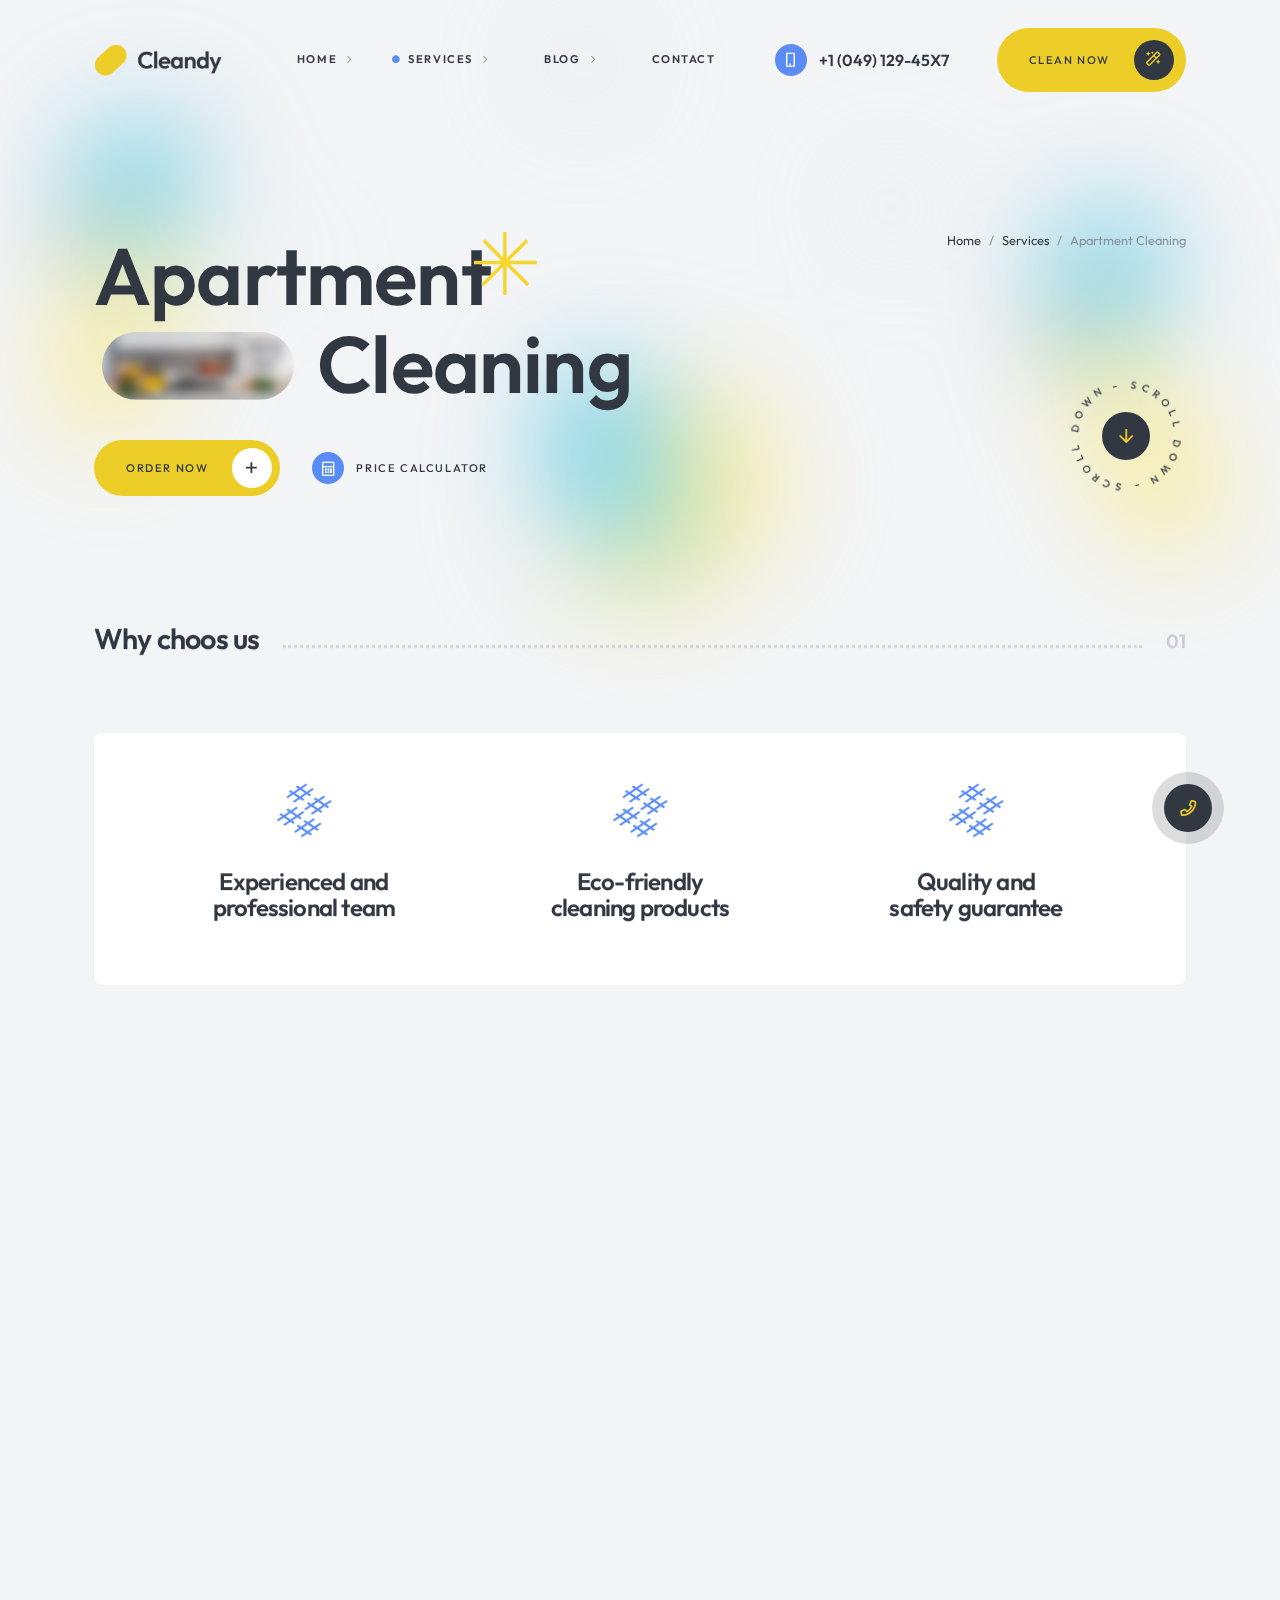
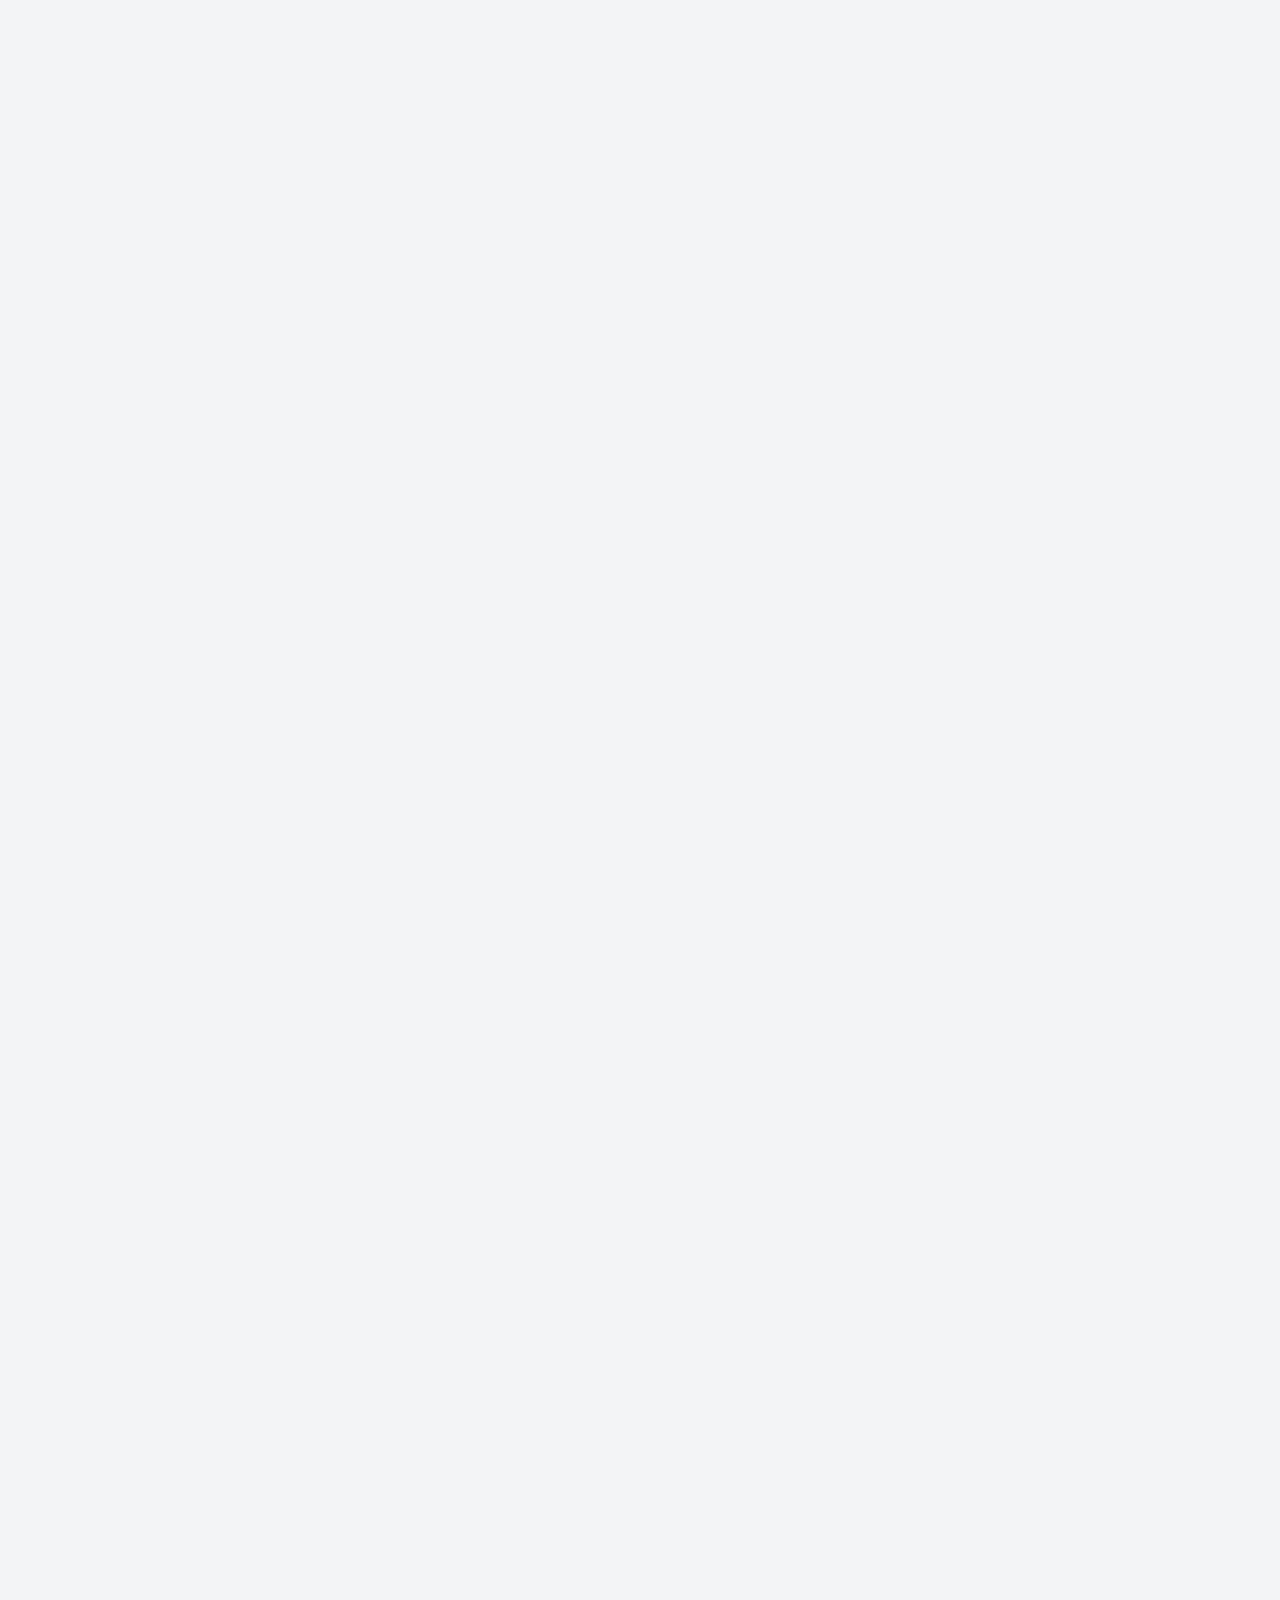
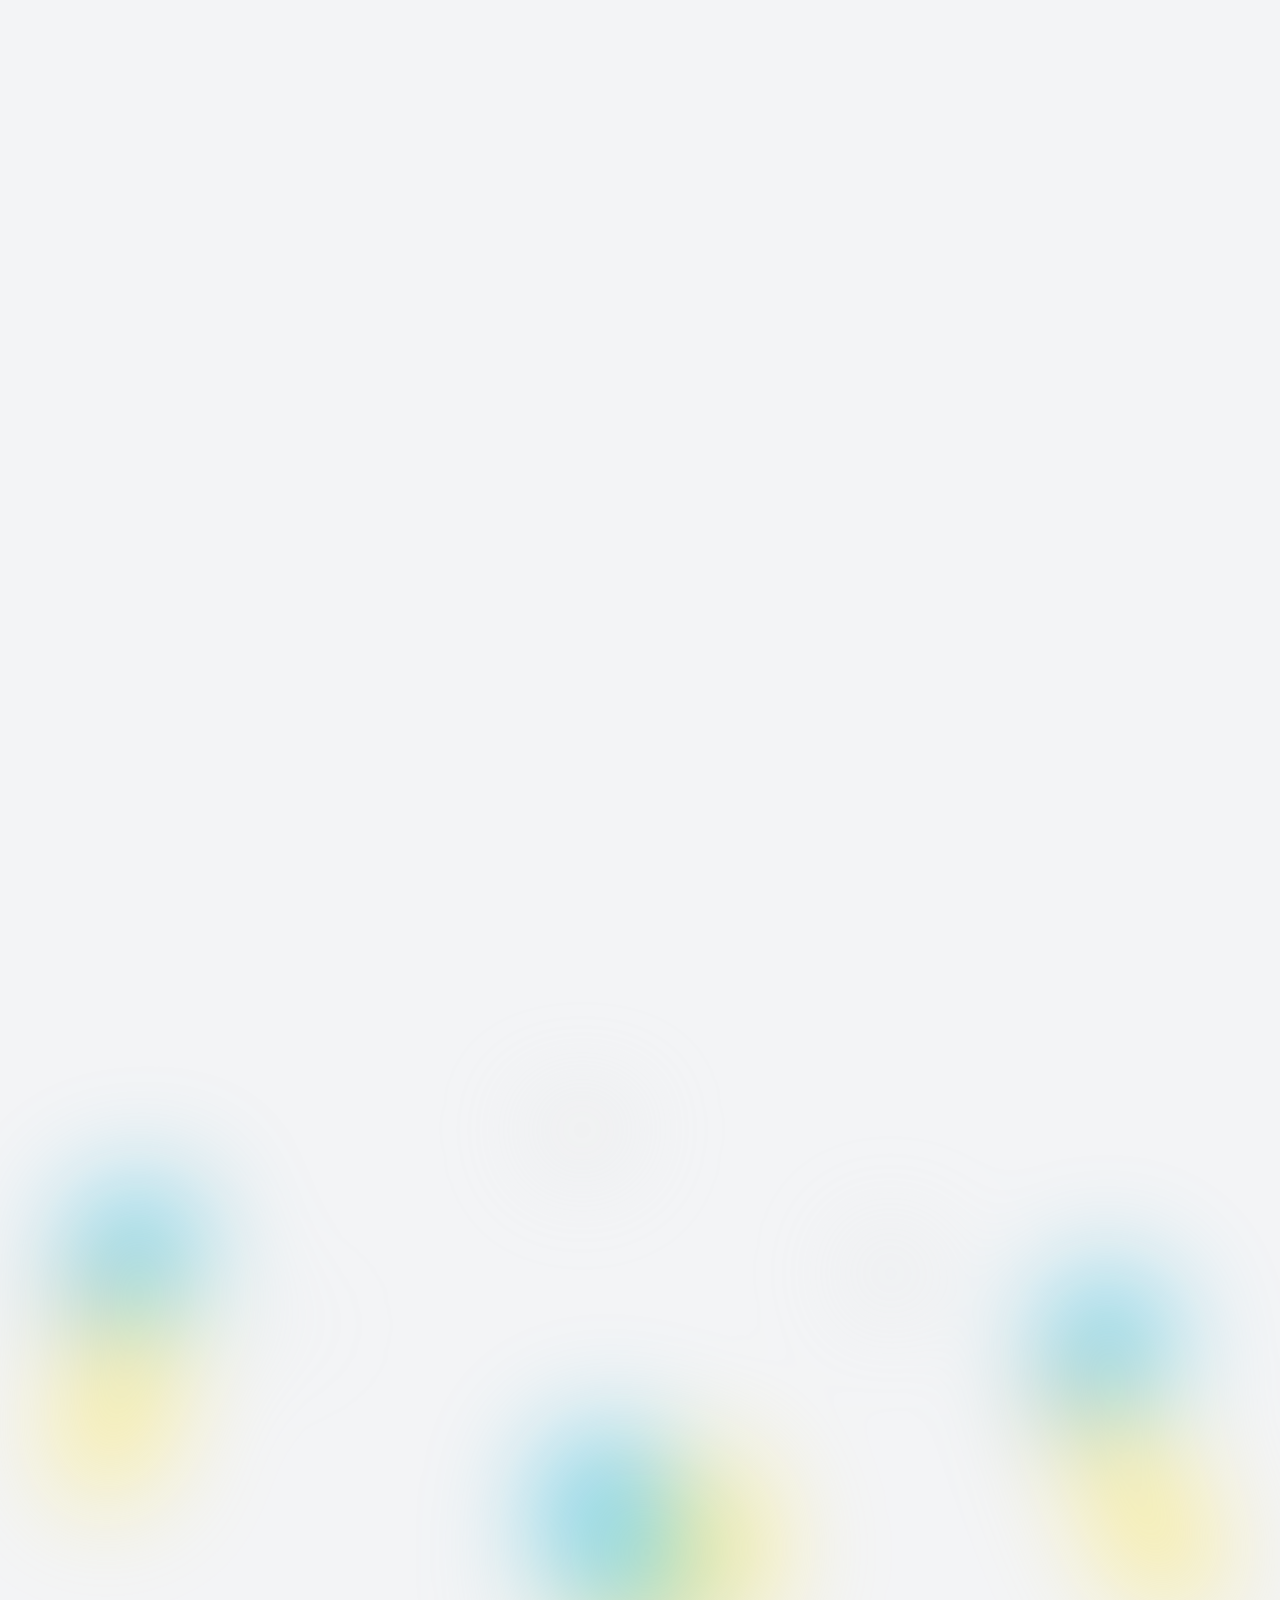
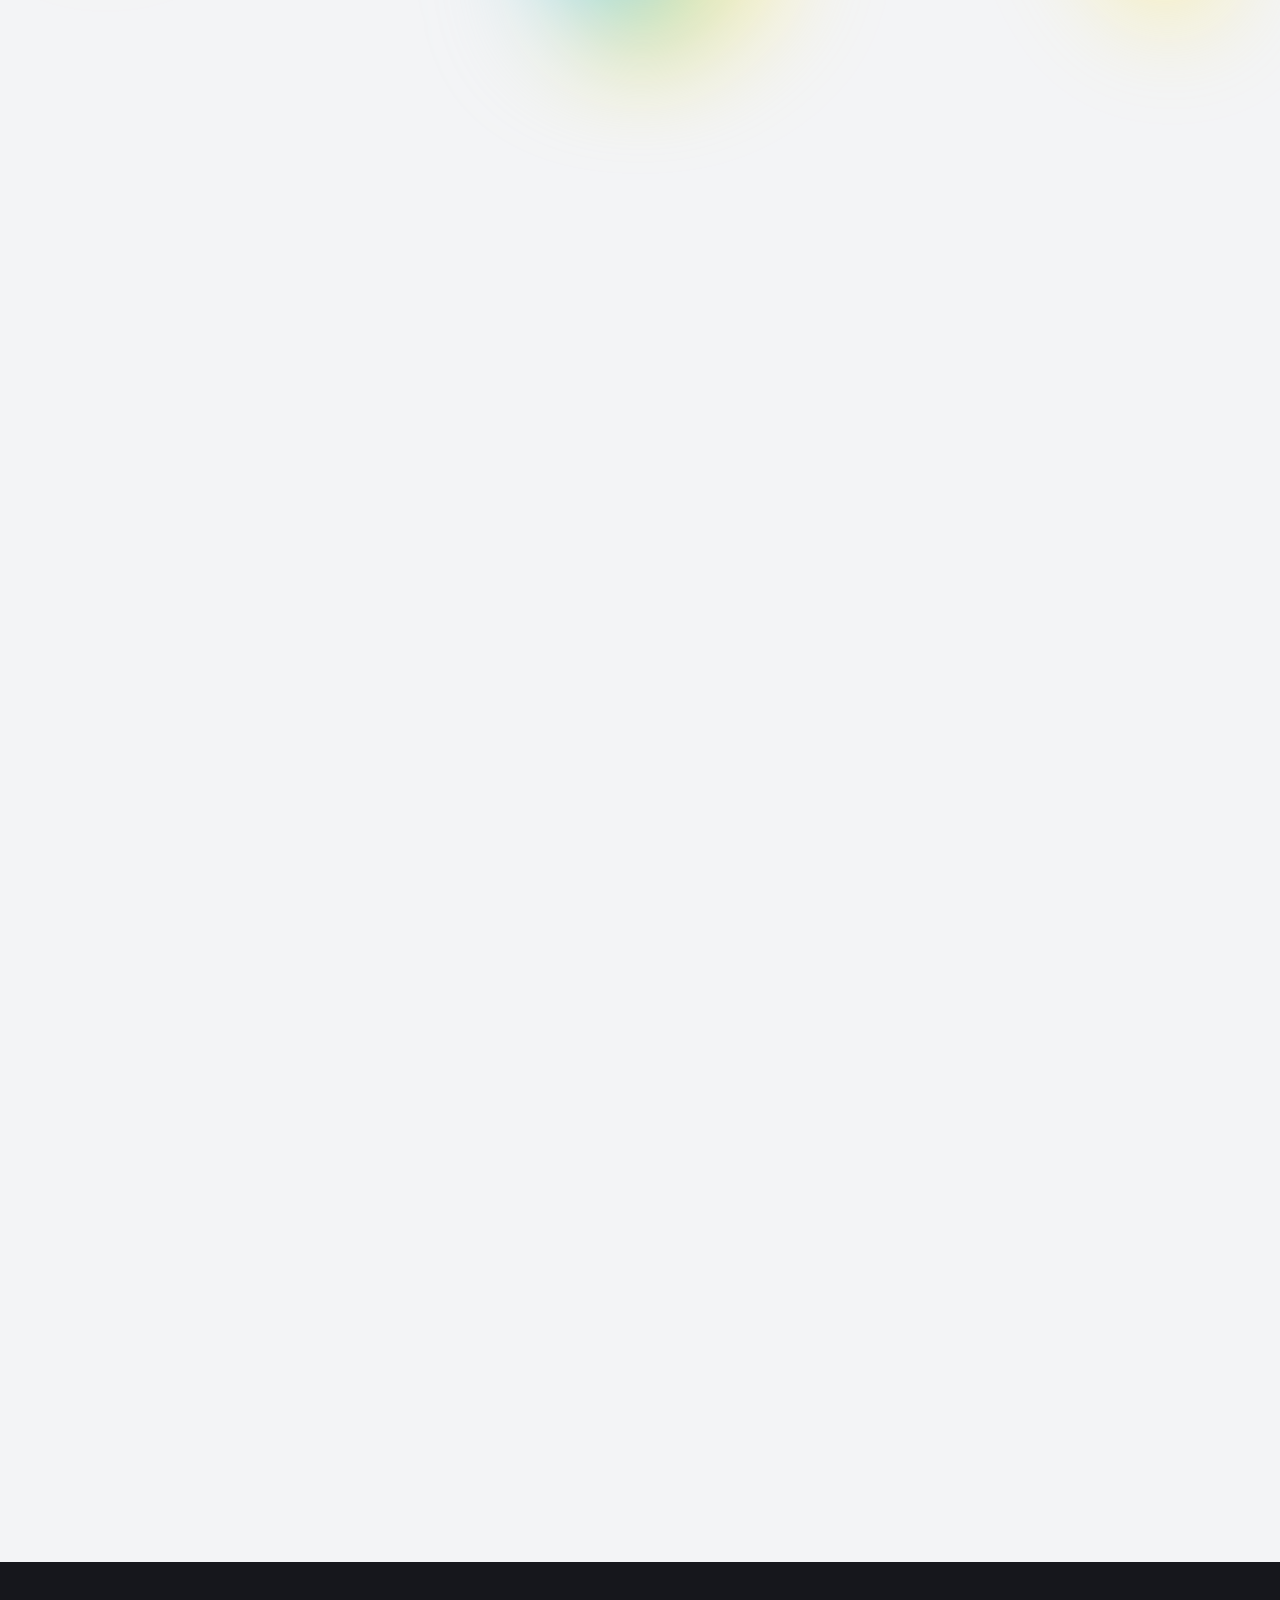
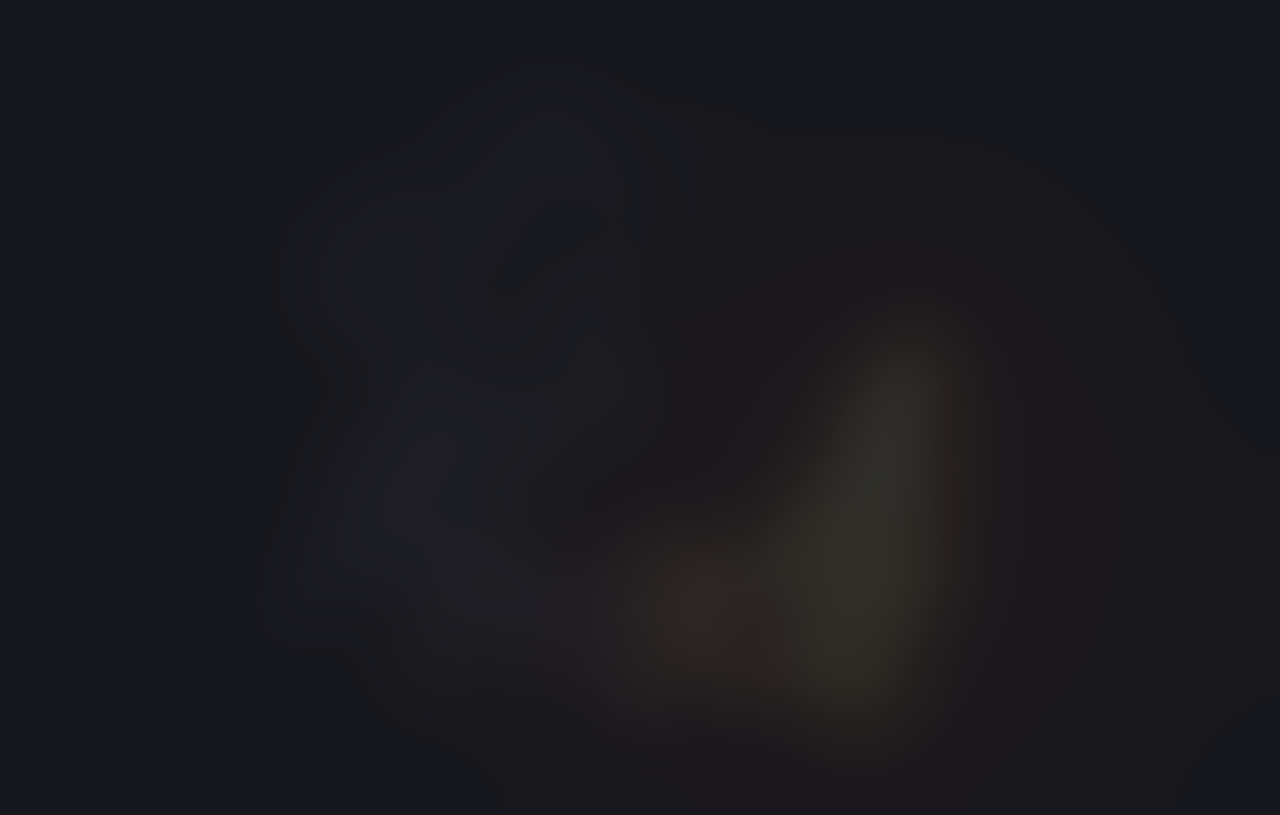
<file: service-2.html>
<!DOCTYPE html>
<html lang="zxx">

<head>

    <meta charset="UTF-8">
    <meta name="viewport" content="width=device-width, initial-scale=1.0">
    <meta http-equiv="X-UA-Compatible" content="ie=edge">
    <!-- chome mobile panel color -->
    <meta name="theme-color" content="#EDCE29">
    <!-- favicon -->
    <link rel="shortcut icon" href="img/ui/favicon.png" type="image/x-icon">

    <!-- bootstrap grid css -->
    <link rel="stylesheet" href="css/plugins/bootstrap-grid.css">
    <!-- swiper css -->
    <link rel="stylesheet" href="css/plugins/swiper.css">
    <!-- fancybox css -->
    <link rel="stylesheet" href="css/plugins/fancybox.css">
    <!-- font awesome css -->
    <link rel="stylesheet" href="css/plugins/fontawesome.css">
    <!-- main css -->
    <link rel="stylesheet" href="css/style.css">
    <!-- page title -->
    <title>Cleandy</title>

</head>

<body>

    <!-- page wrapper -->
    <div class="mil-page-wrapper">

        <!-- static content -->
        <div class="mil-preloader-frame">
            <div class="mil-preloader-content">
                <img src="img/ui/logo.png" alt="logo">
                <div class="mil-preloader">
                    <div class="mil-preload-line"></div>
                </div>
                <div class="mil-fs-18 mil-pre-text mil-m-1 mil-fw-600">loading: <span class="mil-percent">00</span> %</div>
            </div>
        </div>
        <div class="mil-top-panel">
            <div class="container">
                <div class="mil-tp-content">
                    <div class="mil-left">
                        <a href="#top" class="mil-logo mil-hover-bri-105" style="width: 16rem">
                            <img src="img/ui/logo.png" alt="logo">
                            <img src="img/ui/logo-light.png" alt="logo" class="mil-light">
                        </a>
                    </div>
                    <nav class="mil-main-menu">
                        <ul id="swupMenu" class="mil-menu-transition mil-aic mil-m-4">
                            <li class="mil-has-children">
                                <a href="">Home</a>
                                <ul>
                                    <li>
                                        <a href="home-1.html">Home type 1</a>
                                    </li>
                                    <li>
                                        <a href="home-2.html">Home type 2</a>
                                    </li>
                                    <li>
                                        <a href="home-3.html">Home type 3</a>
                                    </li>
                                    <li>
                                        <a href="home-4.html">Home type 4</a>
                                    </li>
                                    <li>
                                        <a href="home-5.html">Home type 5</a>
                                    </li>
                                </ul>
                            </li>
                            <li class="mil-has-children mil-current">
                                <a href="">Services</a>
                                <ul>
                                    <li>
                                        <a href="services.html">Services</a>
                                    </li>
                                    <li>
                                        <a href="service-1.html">Single service type 1</a>
                                    </li>
                                    <li>
                                        <a href="service-2.html">Single service type 2</a>
                                    </li>
                                    <li>
                                        <a href="subscription.html">Subscription</a>
                                    </li>
                                    <li>
                                        <a href="calculator.html">Price Calculator</a>
                                    </li>
                                </ul>
                            </li>
                            <li class="mil-has-children">
                                <a href="">Blog</a>
                                <ul>
                                    <li>
                                        <a href="blog.html">Blog list</a>
                                    </li>
                                    <li>
                                        <a href="publication.html">Publication</a>
                                    </li>
                                </ul>
                            </li>
                            <li>
                                <a href="contact.html">Contact</a>
                            </li>
                        </ul>
                    </nav>
                    <div class="mil-right mil-jce">
                        <div class="mil-tp-phone mil-aic mil-mr-60 mil-sm-mr-15">
                            <i class="far fa-mobile mil-icon mil-sm mil-bg-a-2 mil-m-4 mil-mr-15 mil-sm-hidden" style="padding-top: .2rem"></i>
                            <a href="tel:+380123456789" class="mil-fw-600" data-no-swup>+1 (049) 129-45X7</a>
                        </div>
                        <a href="contact.html" class="mil-btn mil-lg mil-bg-a-1 mil-br-xl mil-hover-bri-105 mil-icon-btn mil-hover-scale mil-md-hidden"><span>Clean now</span><i class="far fa-magic mil-bg-m-1 mil-a-1"></i></a>
                        <div class="mil-menu-btn">
                            <span></span>
                        </div>
                    </div>
                </div>
            </div>
        </div>
        <div class="mil-right-buttons-frame">
            <div class="mil-order-call-window">
                <div class="mil-ocw-content">
                    <div class="row mil-aic">
                        <div class="col-lg-7">
                            <form>
                                <h4 class="mil-fs-28 mil-mb-30">Leave your number, <br>and we'll call you back</h4>
                                <div class="mil-input-frame mil-mb-15">
                                    <input type="text" id="user-name-2" name="user-name" placeholder="Name" class="mil-br-md mil-bg-m-3" autocomplete="name">
                                    <i class="far fa-user mil-a-2"></i>
                                </div>
                                <div class="mil-input-frame mil-mb-30">
                                    <input type="tel" id="user-phone-2" name="user-tel" class="mil-phone-input mil-br-md mil-bg-m-3" placeholder="+38 (___) ___-__-__" autocomplete="tel">
                                    <i class="far fa-mobile mil-a-2"></i>
                                </div>
                                <button class="mil-btn mil-bg-a-1 mil-icon-btn mil-br-xl mil-hover-bri-105 mil-hover-scale" type="submit">Order a call<i class="far fa-arrow-right mil-bg-m-1 mil-a-1"></i></button>
                            </form>
                        </div>
                        <div class="col-lg-5">
                            <img src="img/ui/cc.jpg" alt="callcenter" class="mil-ocw-img mil-br-sm">
                        </div>
                    </div>
                </div>
            </div>
            <div class="mil-right-buttons">
                <a href="#top" class="mil-side-btn mil-back-to-top mil-hover-bri-120">
                    <i class="far fa-arrow-up mil-a-1"></i>
                </a>
                <button class="mil-side-btn mil-open-window mil-hover-bri-120"></button>
            </div>
        </div>
        <div class="mil-discount-popup">
            <div class="mil-popup-window">
                <div class="mil-envelope-top">
                    <i class="fal fa-times mil-close-popup"></i>
                    <svg viewBox="0 0 555 224" fill="none" xmlns="http://www.w3.org/2000/svg">
                        <g filter="url(#filter0_d_658_621)">
                            <path d="M15 180.242C15 169.665 20.5702 159.869 29.6603 154.461L262.16 16.1269C271.613 10.5024 283.387 10.5024 292.84 16.1269L525.34 154.461C534.43 159.869 540 169.665 540 180.242V205H15V180.242Z" fill="white" />
                        </g>
                        <path d="M90 153L277.931 43L465 153" stroke="#CC4E4E" stroke-opacity="0.04" stroke-width="34" stroke-linecap="round" />
                        <defs>
                            <filter id="filter0_d_658_621" x="0" y="0.908447" width="555" height="223.092" filterUnits="userSpaceOnUse" color-interpolation-filters="sRGB">
                                <feFlood flood-opacity="0" result="BackgroundImageFix" />
                                <feColorMatrix in="SourceAlpha" type="matrix" values="0 0 0 0 0 0 0 0 0 0 0 0 0 0 0 0 0 0 127 0" result="hardAlpha" />
                                <feOffset dy="4" />
                                <feGaussianBlur stdDeviation="7.5" />
                                <feComposite in2="hardAlpha" operator="out" />
                                <feColorMatrix type="matrix" values="0 0 0 0 0 0 0 0 0 0 0 0 0 0 0 0 0 0 0.15 0" />
                                <feBlend mode="normal" in2="BackgroundImageFix" result="effect1_dropShadow_658_621" />
                                <feBlend mode="normal" in="SourceGraphic" in2="effect1_dropShadow_658_621" result="shape" />
                            </filter>
                        </defs>
                    </svg>
                    <div class="mil-discount-card">
                        <div class="mil-text-part mil-aic mil-bg-a-1">
                            <div class="mil-aic">
                                <div class="mil-dscnt-star mil-invert">
                                    <img src="img/ui/star.svg" alt="star">
                                    <div class="mil-fs-40 mil-lh-100 mil-m-3 mil-fw-700"><span>50</span>%</div>
                                </div>
                                <div>
                                    <p class="mil-m-1 mil-mb-15 mil-opacity-7">Hurry up!</p>
                                    <h3 class="mil-fs-32 mil-mb-20">Discount for the first cleaning <span class="mil-m-4">*</span></h3>
                                    <p class="mil-m-1 mil-opacity-7">Limited time offer!</p>
                                </div>
                            </div>
                        </div>
                        <div class="mil-dscnt-part">
                            <img src="img/ui/discount.svg" alt="discount">
                            <div class="mil-up-text mil-m-4"><img src="img/ui/logo-light.png" alt="logo" style="width: 11rem; height: auto; margin-left: -.5rem"></div>
                        </div>
                    </div>
                </div>
                <div class="mil-envelope-body mil-tac mil-br-lg">
                    <h4 class="mil-fs-36 mil-mb-60">🔥 Wow! That's so lucky! 🥳</h4>
                    <form>
                        <div class="row">
                            <div class="col-6 mil-mb-15">
                                <div class="mil-input-frame">
                                    <input type="text" id="user-name-3" name="user-name" placeholder="Name" class="mil-br-md mil-bg-m-3" autocomplete="name">
                                    <i class="far fa-user mil-a-2"></i>
                                </div>
                            </div>
                            <div class="col-6 mil-mb-15">
                                <div class="mil-input-frame">
                                    <input type="email" id="user-email-3" name="user-email" placeholder="Email" class="mil-br-md mil-bg-m-3" autocomplete="email">
                                    <i class="far fa-at mil-a-2"></i>
                                </div>
                            </div>
                            <div class="col-md-12 mil-mb-15">
                                <div class="mil-input-frame">
                                    <input type="tel" id="user-phone-3" name="user-tel" class="mil-phone-input mil-br-md mil-bg-m-3" placeholder="+38 (___) ___-__-__" autocomplete="tel">
                                    <i class="far fa-mobile mil-a-2"></i>
                                </div>
                            </div>
                            <div class="col-lg-12 mil-aic mil-mt-15">
                                <p class="mil-fs-14 mil-m-2 mil-tal">By clicking the send button, you agree to the rules for processing personal data</p>
                                <button class="mil-btn mil-bg-a-1 mil-icon-btn mil-br-xl mil-hover-bri-105 mil-hover-scale mil-ml-60 mil-sm-ml-30" type="submit">Get it now<i class="far fa-arrow-right mil-bg-m-1 mil-a-1"></i></button>
                            </div>
                        </div>
                    </form>
                </div>
            </div>
        </div>
        <!-- static content end -->

        <!-- dynamic content -->
        <div id="swupMain" class="transition-fade">

            <!-- hero -->
            <div class="mil-hero-inner mil-relative" id="top">
                <img src="img/ui/bg.png" alt="background" class="mil-bg" style="top: 0">
                <div class="container mil-column mil-jcb mil-h-100">
                    <div class="row mil-jcb mil-h-100">
                        <div class="col-lg-7 mil-mb-60">
                            <div class="mil-main-title mil-jcc mil-ais mil-column">
                                <div class="mil-column mil-sm-mb-0 mil-w-100">
                                    <div class="mil-aic">
                                        <div class="mil-word-frame">
                                            <svg width="89" height="89" viewBox="0 0 89 89" fill="none" xmlns="http://www.w3.org/2000/svg" class="mil-text-star" style="top: -15%;right: -15%">
                                                <rect x="42.1406" y="13.0017" width="3.46874" height="62.7841" fill="#F6D62D" />
                                                <rect x="13.0078" y="45.2607" width="3.46874" height="62.7841" transform="rotate(-90 13.0078 45.2607)" fill="#F6D62D" />
                                                <rect x="21.5859" y="22.8096" width="3.46874" height="62.7841" transform="rotate(-45 21.5859 22.8096)" fill="#F6D62D" />
                                                <rect x="22.8125" y="67.2046" width="3.46874" height="62.7841" transform="rotate(-135 22.8125 67.2046)" fill="#F6D62D" />
                                            </svg>
                                            <h1 class="mil-fs-100 mil-sm-fs-72 mil-lh-110">Apartment</h1>
                                        </div>
                                    </div>
                                    <div class="mil-word-frame mil-mb-40">
                                        <h1 class="mil-fs-100 mil-sm-fs-72 mil-lh-110"><img src="img/ui/t8.jpg" alt="image" class="mil-text-image mil-long"> Cleaning</h1>
                                    </div>
                                    <div class="mil-aic">
                                        <a href="contact.html" class="mil-btn mil-icon-btn mil-bg-a-1 mil-br-xl mil-hover-bri-105 mil-hover-scale mil-mr-40">Order now<i class="far fa-plus mil-bg-m-4 mil-m-1"></i></a>
                                        <a href="calculator.html" class="mil-link mil-m-1 mil-reverse">Price Calculator<i class="far fa-calculator mil-bg-a-2 mil-m-4" style="padding: .2rem 0 0 .2rem"></i></a>
                                    </div>
                                </div>
                            </div>
                        </div>
                        <div class="mil-column col-lg-5 mil-jcb mil-aie mil-sm-ais mil-mb-60">
                            <ul class="mil-breadcrumbs mil-mb-60">
                                <li><a href="home-1.html">Home</a></li>
                                <li><a href="services.html">Services</a></li>
                                <li><a href="service-1.html">Apartment Cleaning</a></li>
                            </ul>
                            <div class="mil-circle-text-position">
                                <div class="mil-circle-text mil-rotate mil-accent-inside" data-value="360">
                                    <svg version="1.1" xmlns="http://www.w3.org/2000/svg" xmlns:xlink="http://www.w3.org/1999/xlink" x="0px" y="0px" viewBox="0 0 300 300" enable-background="new 0 0 300 300" xml:space="preserve">
                                        <defs>
                                            <path id="circlePath" d="M 150, 150 m -60, 0 a 60,60 0 0,1 120,0 a 60,60 0 0,1 -120,0 " />
                                        </defs>
                                        <circle cx="150" cy="100" r="75" fill="none" />
                                        <g>
                                            <use xlink:href="#circlePath" fill="none" />
                                            <text class="mil-link mil-dark" style="letter-spacing: .75rem">
                                                <textPath xlink:href="#circlePath">Scroll down - Scroll down - </textPath>
                                            </text>
                                        </g>
                                    </svg>
                                </div>
                                <a href="#scroll" class="far fa-arrow-down mil-bg-m-1 mil-a-1"></a>
                            </div>
                        </div>
                    </div>
                </div>
            </div>
            <!-- hero end -->

            <!-- features -->
            <div id="scroll">
                <div class="container">
                    <div class="mil-section-title mil-mb-f mil-up">
                        <h2 class="mil-fs-36">Why choos us</h2>
                        <div class="mil-dots"></div>
                        <b class="mil-fs-24">01</b>
                    </div>
                    <div class="mil-features mil-bg-m-4 mil-br-md">
                        <div class="row">
                            <div class="col-lg-4 mil-tac mil-mb-60 mil-up">
                                <img src="img/ui/icons/10.png" alt="icon" class="mil-card-icon mil-mb-30">
                                <h3 class="mil-fs-30 mil-mb-20 mil-lh-110">Experienced and <br>professional team</h3>
                            </div>
                            <div class="col-lg-4 mil-tac mil-mb-60 mil-up">
                                <img src="img/ui/icons/11.png" alt="icon" class="mil-card-icon mil-mb-30">
                                <h3 class="mil-fs-30 mil-mb-20 mil-lh-110">Eco-friendly <br>cleaning products</h3>
                            </div>
                            <div class="col-lg-4 mil-tac mil-mb-60 mil-up">
                                <img src="img/ui/icons/12.png" alt="icon" class="mil-card-icon mil-mb-30">
                                <h3 class="mil-fs-30 mil-mb-20 mil-lh-110">Quality and <br>safety guarantee</h3>
                            </div>
                        </div>
                    </div>
                </div>
            </div>
            <!-- features end -->

            <!-- steps -->
            <div class="mil-p-f-15">
                <div class="container">
                    <div class="mil-section-title mil-mb-f mil-up">
                        <h2 class="mil-fs-36">Cleaning Process</h2>
                        <div class="mil-dots"></div>
                        <b class="mil-fs-24">02</b>
                    </div>
                    <div class="row">
                        <div class="col-md-6 col-lg-3 mil-mb-15 mil-up">
                            <div class="mil-step-card mil-step-line mil-bg-m-4 mil-br-md">
                                <div class="mil-fs-40 mil-ff-3 mil-a-2 mil-mb-20">01</div>
                                <h3 class="mil-fs-30 mil-mb-20 mil-lh-110 mil-mb-15">Initial <br>Assessment</h3>
                                <p>Inspecting the apartment and discussing specific cleaning needs with the client.</p>
                            </div>
                        </div>
                        <div class="col-md-6 col-lg-3 mil-mb-15 mil-up">
                            <div class="mil-step-card mil-step-line mil-bg-m-4 mil-br-md">
                                <div class="mil-fs-40 mil-ff-3 mil-a-2 mil-mb-20">02</div>
                                <h3 class="mil-fs-30 mil-mb-20 mil-lh-110 mil-mb-15">Planning and Preparation</h3>
                                <p>Choosing appropriate cleaning products and gathering necessary equipment.</p>
                            </div>
                        </div>
                        <div class="col-md-6 col-lg-3 mil-mb-15 mil-up">
                            <div class="mil-step-card mil-step-line mil-bg-m-4 mil-br-md">
                                <div class="mil-fs-40 mil-ff-3 mil-a-2 mil-mb-20">03</div>
                                <h3 class="mil-fs-30 mil-mb-20 mil-lh-110 mil-mb-15">Decluttering and Organizing</h3>
                                <p>Removing clutter and organizing areas to create a clean and tidy space.</p>
                            </div>
                        </div>
                        <div class="col-md-6 col-lg-3 mil-mb-15 mil-up">
                            <div class="mil-step-card mil-bg-m-4 mil-br-md">
                                <div class="mil-fs-40 mil-ff-3 mil-a-2 mil-mb-20">04</div>
                                <h3 class="mil-fs-30 mil-mb-20 mil-lh-110 mil-mb-15">Dusting and Surface Cleaning</h3>
                                <p>Dusting furniture, wiping down surfaces, and cleaning all accessible areas.</p>
                            </div>
                        </div>
                        <div class="col-md-6 col-lg-3 mil-mb-15 mil-up">
                            <div class="mil-step-card mil-step-line mil-bg-m-4 mil-br-md">
                                <div class="mil-fs-40 mil-ff-3 mil-a-2 mil-mb-20">05</div>
                                <h3 class="mil-fs-30 mil-mb-20 mil-lh-110 mil-mb-15">Deep Cleaning Floors and Carpets</h3>
                                <p>Vacuuming, mopping floors, and spot-cleaning carpets and rugs.</p>
                            </div>
                        </div>
                        <div class="col-md-6 col-lg-3 mil-mb-15 mil-up">
                            <div class="mil-step-card mil-step-line mil-bg-m-4 mil-br-md">
                                <div class="mil-fs-40 mil-ff-3 mil-a-2 mil-mb-20">06</div>
                                <h3 class="mil-fs-30 mil-mb-20 mil-lh-110 mil-mb-15">Bathroom and Kitchen Sanitization</h3>
                                <p>Thoroughly cleaning sinks, counters, and sanitizing high-touch areas.</p>
                            </div>
                        </div>
                        <div class="col-md-6 col-lg-3 mil-mb-15 mil-up">
                            <div class="mil-step-card mil-bg-m-4 mil-br-md">
                                <div class="mil-fs-40 mil-ff-3 mil-a-2 mil-mb-20">07</div>
                                <h3 class="mil-fs-30 mil-mb-20 mil-lh-110 mil-mb-15">Final Quality Check and Client Approval</h3>
                                <p>Reviewing the apartment for quality assurance and presenting it to the client.</p>
                            </div>
                        </div>
                    </div>
                </div>
            </div>
            <!-- steps end -->

            <!-- includes -->
            <div>
                <div class="container">
                    <div class="mil-section-title mil-mb-f mil-up">
                        <h2 class="mil-fs-36">The service includes:</h2>
                        <div class="mil-dots"></div>
                        <b class="mil-fs-24">03</b>
                    </div>
                    <div class="mil-includes mil-bg-m-4 mil-br-md mil-up">
                        <div class="row">
                            <div class="col-lg-4">
                                <ul class="mil-check-list mil-has-last-space">
                                    <li class="mil-fs-20 mil-mb-15">Dusting Surfaces</li>
                                    <li class="mil-fs-20 mil-mb-15">Vacuuming Carpets and Rugs</li>
                                    <li class="mil-fs-20 mil-mb-15">Mopping Floors</li>
                                    <li class="mil-fs-20 mil-mb-15">Wiping Down Furniture</li>
                                    <li class="mil-fs-20 mil-mb-15">Cleaning Windows and Mirrors</li>
                                    <li class="mil-fs-20 mil-mb-15">Sanitizing High-Touch Areas</li>
                                    <li class="mil-fs-20 mil-mb-15">Disinfecting Countertops</li>
                                </ul>
                            </div>
                            <div class="col-lg-4">
                                <ul class="mil-check-list mil-has-last-space">
                                    <li class="mil-fs-20 mil-mb-15">Kitchen Appliance Cleaning</li>
                                    <li class="mil-fs-20 mil-mb-15">Sink and Faucet Polishing</li>
                                    <li class="mil-fs-20 mil-mb-15">Stove and Oven Cleaning</li>
                                    <li class="mil-fs-20 mil-mb-15">Bathroom Sink and Counter Cleaning</li>
                                    <li class="mil-fs-20 mil-mb-15">Toilet and Shower Sanitization</li>
                                    <li class="mil-fs-20 mil-mb-15">Removing Trash and Replacing Liners</li>
                                    <li class="mil-fs-20 mil-mb-15">Cleaning Baseboards</li>
                                </ul>
                            </div>
                            <div class="col-lg-4">
                                <ul class="mil-check-list mil-has-last-space">
                                    <li class="mil-fs-20 mil-mb-15">Dusting Light Fixtures and Fans</li>
                                    <li class="mil-fs-20 mil-mb-15">Wiping Down Doors and Frames</li>
                                    <li class="mil-fs-20 mil-mb-15">Organizing Cluttered Areas</li>
                                    <li class="mil-fs-20 mil-mb-15">Cleaning Inside Cabinets (upon request)</li>
                                    <li class="mil-fs-20 mil-mb-15">Balcony or Terrace Sweeping</li>
                                    <li class="mil-fs-20 mil-mb-15">Pet Hair Removal</li>
                                </ul>
                            </div>
                        </div>
                    </div>
                </div>
            </div>
            <!-- includes end -->

            <!-- gallery -->
            <div class="mil-p-f-0">
                <div class="container">
                    <div class="mil-section-title mil-mb-f mil-up">
                        <h2 class="mil-fs-36">Gallery</h2>
                        <div class="mil-dots"></div>
                        <b class="mil-fs-24">04</b>
                    </div>
                    <div class="row">
                        <div class="col-lg-3 mil-mb-15 mil-up">
                            <a href="img/gallery/1.jpg" class="mil-gallery-item" data-no-swup data-fancybox="gallery">
                                <img src="img/gallery/1.jpg" alt="gallery">
                            </a>
                        </div>
                        <div class="col-lg-3 mil-mb-15 mil-up">
                            <a href="img/gallery/2.jpg" class="mil-gallery-item" data-no-swup data-fancybox="gallery">
                                <img src="img/gallery/2.jpg" alt="gallery">
                            </a>
                        </div>
                        <div class="col-lg-3 mil-mb-15 mil-up">
                            <a href="img/gallery/3.jpg" class="mil-gallery-item" data-no-swup data-fancybox="gallery">
                                <img src="img/gallery/3.jpg" alt="gallery">
                            </a>
                        </div>
                        <div class="col-lg-3 mil-mb-15 mil-up">
                            <a href="img/gallery/4.jpg" class="mil-gallery-item" data-no-swup data-fancybox="gallery">
                                <img src="img/gallery/4.jpg" alt="gallery">
                            </a>
                        </div>
                        <div class="col-lg-3 mil-mb-15 mil-up">
                            <a href="img/gallery/5.jpg" class="mil-gallery-item" data-no-swup data-fancybox="gallery">
                                <img src="img/gallery/5.jpg" alt="gallery">
                            </a>
                        </div>
                        <div class="col-lg-3 mil-mb-15 mil-up">
                            <a href="img/gallery/6.jpg" class="mil-gallery-item" data-no-swup data-fancybox="gallery">
                                <img src="img/gallery/6.jpg" alt="gallery">
                            </a>
                        </div>
                        <div class="col-lg-3 mil-mb-15 mil-up">
                            <a href="img/gallery/7.jpg" class="mil-gallery-item" data-no-swup data-fancybox="gallery">
                                <img src="img/gallery/7.jpg" alt="gallery">
                            </a>
                        </div>
                        <div class="col-lg-3 mil-mb-15 mil-up">
                            <a href="img/gallery/8.jpg" class="mil-gallery-item" data-no-swup data-fancybox="gallery">
                                <img src="img/gallery/8.jpg" alt="gallery">
                            </a>
                        </div>
                        <div class="col-lg-3 mil-mb-15 mil-up">
                            <a href="img/gallery/9.jpg" class="mil-gallery-item" data-no-swup data-fancybox="gallery">
                                <img src="img/gallery/9.jpg" alt="gallery">
                            </a>
                        </div>
                        <div class="col-lg-3 mil-mb-15 mil-up">
                            <a href="img/gallery/10.jpg" class="mil-gallery-item" data-no-swup data-fancybox="gallery">
                                <img src="img/gallery/10.jpg" alt="gallery">
                            </a>
                        </div>
                        <div class="col-lg-3 mil-mb-15 mil-up">
                            <a href="img/gallery/11.jpg" class="mil-gallery-item" data-no-swup data-fancybox="gallery">
                                <img src="img/gallery/11.jpg" alt="gallery">
                            </a>
                        </div>

                    </div>
                </div>
            </div>
            <!-- gallery end -->

            <!-- reviews -->
            <div class="mil-p-ff" id="reviews">
                <div class="container">
                    <div class="mil-section-title mil-mb-f mil-up">
                        <h2 class="mil-fs-36">Clients Voices</h2>
                        <div class="mil-dots"></div>
                        <b class="mil-fs-24">05</b>
                    </div>
                    <div class="mil-revi-pagination mil-up mil-mb-60"></div>
                    <div class="row mil-jcc">
                        <div class="col-lg-8 mil-relative">
                            <div class="mil-slider-nav mil-soft mil-reviews-nav mil-up">
                                <div class="mil-slider-arrow mil-prev mil-revi-prev"><i class="far fa-arrow-right"></i></div>
                                <div class="mil-slider-arrow mil-revi-next"><i class="far fa-arrow-right"></i></div>
                            </div>
                            <div class="swiper-container mil-reviews-slider mil-mb-60">
                                <div class="swiper-wrapper">
                                    <div class="swiper-slide">
                                        <div class="mil-review-frame mil-tac" data-swiper-parallax="-600" data-swiper-parallax-opacity="0" data-swiper-parallax-scale=".6">
                                            <h5 class="mil-fs-28 mil-m-1 mil-up mil-mb-15">Sarah Newman</h5>
                                            <p class="mil-m-1 mil-up-text mil-up mil-mb-40">Envato market</p>
                                            <div class="mil-fs-72 mil-a-2 mil-lh-100 mil-up" style="transform: translateX(-1rem)"><i>"</i></div>
                                            <p class="mil-fs-22 mil-m-1 mil-lh-200 mil-up">I’ve been using Cleandy for my home cleaning needs for over six months now, and I couldn’t be more satisfied. Their team is always punctual, professional, and friendly. The attention to detail is fantastic, and my apartment has never looked better. I especially love how fresh and organized everything feels after they’re done. I highly recommend Cleandy for anyone looking for reliable cleaning services!</p>
                                        </div>
                                    </div>
                                    <div class="swiper-slide">
                                        <div class="mil-review-frame mil-tac" data-swiper-parallax="-600" data-swiper-parallax-opacity="0" data-swiper-parallax-scale=".6">
                                            <h5 class="mil-fs-28 mil-m-1 mil-up mil-mb-15">Emma Trueman</h5>
                                            <p class="mil-m-1 mil-up-text mil-up mil-mb-40">Envato market</p>
                                            <div class="mil-fs-72 mil-a-2 mil-lh-100 mil-up" style="transform: translateX(-1rem)"><i>"</i></div>
                                            <p class="mil-fs-22 mil-m-1 mil-lh-200 mil-up">Cleandy provided an exceptional deep cleaning service for my office. The cleaners were thorough and left no corner untouched. It’s refreshing to see such dedication to their work, and they used high-quality, eco-friendly products, which was a big plus for us. Our office now looks spotless, and we will definitely be using Cleandy on a regular basis!</p>
                                        </div>
                                    </div>
                                    <div class="swiper-slide">
                                        <div class="mil-review-frame mil-tac" data-swiper-parallax="-600" data-swiper-parallax-opacity="0" data-swiper-parallax-scale=".6">
                                            <h5 class="mil-fs-28 mil-m-1 mil-up mil-mb-15">Paul Oldman</h5>
                                            <p class="mil-m-1 mil-up-text mil-up mil-mb-40">Envato market</p>
                                            <div class="mil-fs-72 mil-a-2 mil-lh-100 mil-up" style="transform: translateX(-1rem)"><i>"</i></div>
                                            <p class="mil-fs-22 mil-m-1 mil-lh-200 mil-up">I hired Cleandy to clean my house before hosting a big family gathering, and they exceeded all my expectations. The kitchen, bathrooms, and living areas were sparkling clean, and they even took care of some tough stains I thought would never go away. The team was efficient and friendly, making the whole experience stress-free. Highly recommend!</p>
                                        </div>
                                    </div>
                                    <div class="swiper-slide">
                                        <div class="mil-review-frame mil-tac" data-swiper-parallax="-600" data-swiper-parallax-opacity="0" data-swiper-parallax-scale=".6">
                                            <h5 class="mil-fs-28 mil-m-1 mil-up mil-mb-15">Ashley freeman</h5>
                                            <p class="mil-m-1 mil-up-text mil-up mil-mb-40">Envato market</p>
                                            <div class="mil-fs-72 mil-a-2 mil-lh-100 mil-up" style="transform: translateX(-1rem)"><i>"</i></div>
                                            <p class="mil-fs-22 mil-m-1 mil-lh-200 mil-up">Cleandy is hands down the best cleaning company I’ve ever used! They’re incredibly professional and easy to work with. The staff goes above and beyond to make sure every inch of my home is perfectly clean. Their flexible scheduling is a lifesaver, and the results speak for themselves – my house has never felt so clean and fresh. I’m so happy I found them!"</p>
                                        </div>
                                    </div>
                                    <div class="swiper-slide">
                                        <div class="mil-review-frame mil-tac" data-swiper-parallax="-600" data-swiper-parallax-opacity="0" data-swiper-parallax-scale=".6">
                                            <h5 class="mil-fs-28 mil-m-1 mil-up mil-mb-15">Andrew Oldman</h5>
                                            <p class="mil-m-1 mil-up-text mil-up mil-mb-40">Envato market</p>
                                            <div class="mil-fs-72 mil-a-2 mil-lh-100 mil-up" style="transform: translateX(-1rem)"><i>"</i></div>
                                            <p class="mil-fs-22 mil-m-1 mil-lh-200 mil-up">I’ve been using Cleandy for my home cleaning needs for over six months now, and I couldn’t be more satisfied. Their team is always punctual, professional, and friendly. The attention to detail is fantastic, and my apartment has never looked better. I especially love how fresh and organized everything feels after they’re done. I highly recommend Cleandy for anyone looking for reliable cleaning services!</p>
                                        </div>
                                    </div>
                                    <div class="swiper-slide">
                                        <div class="mil-review-frame mil-tac" data-swiper-parallax="-600" data-swiper-parallax-opacity="0" data-swiper-parallax-scale=".6">
                                            <h5 class="mil-fs-28 mil-m-1 mil-up mil-mb-15">Oscar Trueman</h5>
                                            <p class="mil-m-1 mil-up-text mil-up mil-mb-40">Envato market</p>
                                            <div class="mil-fs-72 mil-a-2 mil-lh-100 mil-up" style="transform: translateX(-1rem)"><i>"</i></div>
                                            <p class="mil-fs-22 mil-m-1 mil-lh-200 mil-up">Cleandy provided an exceptional deep cleaning service for my office. The cleaners were thorough and left no corner untouched. It’s refreshing to see such dedication to their work, and they used high-quality, eco-friendly products, which was a big plus for us. Our office now looks spotless, and we will definitely be using Cleandy on a regular basis!</p>
                                        </div>
                                    </div>
                                </div>
                            </div>
                            <div class="mil-aic mil-jcc mil-up">
                                <p class="mil-mr-15">Overall:</p>
                                <i class="fas fa-star mil-fs-20 mil-a-1 mil-mr-5"></i>
                                <i class="fas fa-star mil-fs-20 mil-a-1 mil-mr-5"></i>
                                <i class="fas fa-star mil-fs-20 mil-a-1 mil-mr-5"></i>
                                <i class="fas fa-star mil-fs-20 mil-a-1 mil-mr-5"></i>
                                <i class="fas fa-star mil-fs-20 mil-a-1 mil-mr-15"></i>
                                <p>4.9/5.0</p>
                            </div>
                        </div>
                    </div>
                </div>
            </div>
            <!-- reviews end -->

            <!-- services -->
            <div class="mil-p-0-15">
                <div class="container">
                    <div class="mil-section-title mil-mb-f mil-up">
                        <h2 class="mil-fs-36">Other services</h2>
                        <div class="mil-dots"></div>
                        <b class="mil-fs-24">06</b>
                    </div>
                    <div class="row">
                        <div class="col-md-6 mil-mb-15 mil-up">
                            <a href="service-1.html" class="mil-service-card mil-bg-m-4 mil-br-md">
                                <div class="row">
                                    <div class="col-sm-5 mil-column mil-jcb mil-sm-mb-40">
                                        <h3 class="mil-fs-30 mil-mb-30 mil-lh-110">Apartment <br class="mil-sm-hidden">cleaning</h3>
                                        <div>
                                            <div class="mil-btn mil-sm mil-bg-m-3 mil-br-xl mil-hover-bri-105 mil-hover-scale">Learn more</div>
                                        </div>
                                    </div>
                                    <div class="col-sm-7">
                                        <ul class="mil-check-list">
                                            <li>Dust all surfaces</li>
                                            <li>Mop floors</li>
                                            <li>Clean kitchen surfaces</li>
                                            <li>Disinfect bathroom and toilet</li>
                                            <li>Take out trash</li>
                                        </ul>
                                    </div>
                                </div>
                            </a>
                        </div>
                        <div class="col-md-6 mil-mb-15 mil-up">
                            <a href="service-1.html" class="mil-service-card mil-bg-m-4 mil-br-md">
                                <div class="row">
                                    <div class="col-sm-5 mil-column mil-jcb mil-sm-mb-40">
                                        <h3 class="mil-fs-30 mil-mb-30 mil-lh-110">Home <br class="mil-sm-hidden">cleaning</h3>
                                        <div>
                                            <div class="mil-btn mil-sm mil-bg-m-3 mil-br-xl mil-hover-bri-105 mil-hover-scale">Learn more</div>
                                        </div>
                                    </div>
                                    <div class="col-sm-7">
                                        <ul class="mil-check-list">
                                            <li>Dust all surfaces</li>
                                            <li>Mop floors</li>
                                            <li>Clean kitchen surfaces</li>
                                            <li>Disinfect bathroom and toilet</li>
                                            <li>Take out trash</li>
                                        </ul>
                                    </div>
                                </div>
                            </a>
                        </div>
                        <div class="col-md-6 mil-mb-15 mil-up">
                            <a href="service-1.html" class="mil-service-card mil-bg-m-4 mil-br-md">
                                <div class="row">
                                    <div class="col-sm-5 mil-column mil-jcb mil-sm-mb-40">
                                        <h3 class="mil-fs-30 mil-mb-30 mil-lh-110">Office <br class="mil-sm-hidden">cleaning</h3>
                                        <div>
                                            <div class="mil-btn mil-sm mil-bg-m-3 mil-br-xl mil-hover-bri-105 mil-hover-scale">Learn more</div>
                                        </div>
                                    </div>
                                    <div class="col-sm-7">
                                        <ul class="mil-check-list">
                                            <li>Disinfect desks and phones</li>
                                            <li>Mop floors</li>
                                            <li>Polish glass surfaces</li>
                                            <li>Disinfect restrooms</li>
                                            <li>Take out trash</li>
                                        </ul>
                                    </div>
                                </div>
                            </a>
                        </div>
                        <div class="col-md-6 mil-mb-15 mil-up">
                            <a href="service-1.html" class="mil-service-card mil-bg-m-4 mil-br-md">
                                <div class="row">
                                    <div class="col-sm-5 mil-column mil-jcb mil-sm-mb-40">
                                        <h3 class="mil-fs-30 mil-mb-30 mil-lh-110">Specialized <br class="mil-sm-hidden">cleaning</h3>
                                        <div>
                                            <div class="mil-btn mil-sm mil-bg-m-3 mil-br-xl mil-hover-bri-105 mil-hover-scale">Learn more</div>
                                        </div>
                                    </div>
                                    <div class="col-sm-7">
                                        <ul class="mil-check-list">
                                            <li>Warehouse Cleaning</li>
                                            <li>Abandoned Property Cleaning</li>
                                            <li>Outdoor Area Cleaning</li>
                                            <li>High-Level Dusting</li>
                                            <li>Industrial Cleaning</li>
                                        </ul>
                                    </div>
                                </div>
                            </a>
                        </div>
                    </div>
                </div>
            </div>
            <!-- services end -->

            <!-- call to action -->
            <div class="container">
                <div class="mil-dots mil-up"></div>
            </div>
            <div class="mil-p-ff mil-relative">
                <img src="img/ui/bg.png" alt="background" class="mil-bg" style="top: -10rem">
                <div class="container">
                    <div class="row">
                        <div class="col-lg-7 mil-mb-15">
                            <div class="mil-cta mil-br-lg mil-bg-a-1 mil-aicb mil-up">
                                <div class="row mil-jcb">
                                    <div class="col-lg-6 mil-mb-30">
                                        <h5 class="mil-fs-32 mil-m-1">Highly skilled professionals are always at your service.</h5>
                                    </div>
                                    <div class="col-lg-6 mil-jce mil-md-jcs mil-mb-30">
                                        <a href="calculator.html" class="mil-btn mil-icon-btn mil-bg-m-1 mil-m-4 mil-br-xl mil-hover-bri-105 mil-hover-scale">Price calculator<i class="far fa-arrow-right mil-bg-a-1 mil-m-1"></i></a>
                                    </div>
                                </div>
                            </div>
                        </div>
                        <div class="col-lg-5 mil-mb-15">
                            <div class="mil-cta mil-br-lg mil-bg-m-4 mil-jcc mil-column mil-up">
                                <h5 class="mil-fs-22 mil-md-fs-32 mil-m-1 mil-mb-15 mil-md-mb-30">We accept your requests 24 hours a day, 7 days a week</h5>
                                <a href="contact.html" class="mil-link mil-m-1 mil-mb-15">Get in touch<i class="far fa-arrow-right mil-bg-m-3 mil-m-1"></i></a>
                            </div>
                        </div>
                    </div>
                    <div class="row">
                        <div class="col-lg-6 mil-md-mb-15 mil-up">
                            <div class="mil-text-side">
                                <div class="mil-box-bg">
                                    <img src="img/ui/t5.jpg" alt="bg">
                                </div>
                                <div class="mil-text-frame">
                                    <div class="mil-aic mil-mb-20">
                                        <svg width="50" height="50" viewBox="0 0 89 89" fill="none" xmlns="http://www.w3.org/2000/svg" class="mil-mr-15">
                                            <rect x="42.1406" y="13.0017" width="3.46874" height="62.7841" fill="#F6D62D" />
                                            <rect x="13.0078" y="45.2607" width="3.46874" height="62.7841" transform="rotate(-90 13.0078 45.2607)" fill="#F6D62D" />
                                            <rect x="21.5859" y="22.8096" width="3.46874" height="62.7841" transform="rotate(-45 21.5859 22.8096)" fill="#F6D62D" />
                                            <rect x="22.8125" y="67.2046" width="3.46874" height="62.7841" transform="rotate(-135 22.8125 67.2046)" fill="#F6D62D" />
                                        </svg>
                                        <p>We clean objects of any <br>complexity and size in 6-9 hours</p>
                                    </div>
                                    <h2 class="mil-sm-fs-44 mil-fs-72 mil-m-3 mil-lh-110 mil-mb-30">Cleaning subscription:</h2>
                                    <p class="mil-fs-24 mil-mb-40">Your home gleams brilliantly <br> while you relax.</p>
                                    <div class="mil-buttons-frame">
                                        <a href="subscription.html" class="mil-btn mil-icon-btn mil-bg-a-1 mil-br-xl mil-hover-bri-105 mil-hover-scale mil-mr-30">Subscribe now<i class="far fa-plus mil-bg-m-1 mil-a-1"></i></a>
                                        <a href="subscription.html" class="mil-link mil-m-4">Learn more<i class="far fa-arrow-right mil-bg-a-1 mil-m-1" style="padding: .2rem 0 0 .2rem"></i></a>
                                    </div>
                                </div>
                            </div>
                        </div>
                        <div class="col-lg-6 mil-up">
                            <div class="mil-image-part">
                                <div class="mil-cover-frame">
                                    <img src="img/ui/cont-1.jpg" alt="bg" class="mil-scale-img" data-value-1="1.15" data-value-2="1">
                                </div>
                            </div>
                        </div>
                    </div>
                    <div class="mil-hero-cards-frame">
                        <div class="row">
                            <div class="col-lg-7 col-xxl-4 mil-mb-15 mil-up">
                                <div class="mil-hero-users-card mil-bg-a-2 mil-br-md">
                                    <div class="mil-aic mil-mb-30">
                                        <ul class="mil-users-inline">
                                            <li><img src="img/users/1.jpg" alt="User"></li>
                                            <li><img src="img/users/2.jpg" alt="User"></li>
                                            <li><img src="img/users/3.jpg" alt="User"></li>
                                            <li><img src="img/users/4.jpg" alt="User"></li>
                                        </ul>
                                        <span class="mil-fs-32 mil-fw-700 mil-m-4 mil-ml-30">117+</span>
                                    </div>
                                    <p class="mil-fs-18 mil-m-4 mil-mr-15 mil-sm-mr-0" style="opacity: .7">More than 117+ customers have already appreciated all our advantages. Try it for yourself!</p>
                                </div>
                            </div>
                            <div class="col-lg-5 col-xxl-3 mil-mb-15 mil-up">
                                <div class="mil-hero-reviews-card mil-bg-m-4 mil-br-md">
                                    <h3 class="mil-fs-32 mil-mb-30 mil-m-1">Do you have any questions?</h3>
                                    <a href="#faq" class="mil-link mil-m-1">Yes, I do <i class="far fa-arrow-right mil-bg-a-1 mil-m-1" style="padding: .2rem 0 0 .2rem"></i></a>
                                </div>
                            </div>
                            <div class="col-lg-12 col-xxl-5 mil-mb-15 mil-up">
                                <div class="mil-discount-card mil-hover-move mil-call-popup">
                                    <div class="mil-text-part mil-aic mil-bg-a-1">
                                        <div class="mil-aic">
                                            <div class="mil-dscnt-star mil-invert">
                                                <img src="img/ui/star.svg" alt="star">
                                                <div class="mil-fs-40 mil-lh-100 mil-m-3 mil-fw-700"><span class="mil-counter" data-number="50">50</span>%</div>
                                            </div>
                                            <div>
                                                <p class="mil-m-1 mil-mb-15 mil-opacity-7">Hurry up!</p>
                                                <h3 class="mil-fs-32 mil-mb-20">Discount for the first cleaning <span class="mil-m-4">*</span></h3>
                                                <p class="mil-m-1 mil-opacity-7">Limited time offer!</p>
                                            </div>
                                        </div>
                                    </div>
                                    <div class="mil-dscnt-part">
                                        <img src="img/ui/discount.svg" alt="discount">
                                        <div class="mil-up-text mil-m-4">Get it now</div>
                                    </div>
                                </div>
                            </div>
                        </div>
                    </div>
                </div>
            </div>
            <!-- call to action end -->

            <!-- faq -->
            <div class="mil-p-0-30" id="faq">
                <div class="container">
                    <div class="mil-section-title mil-mb-f mil-up">
                        <h2 class="mil-fs-36">FAQ</h2>
                        <div class="mil-dots"></div>
                        <b class="mil-fs-24">07</b>
                    </div>
                    <div class="row mil-mb-60">
                        <div class="col-lg-6">
                            <div class="mil-mb-15 mil-up">
                                <button class="mil-accordion mil-fw-600 mil-fs-20">What cleaning services do you offer?<span class="mil-icon mil-sm mil-bg-m-3">+</span></button>
                                <div class="mil-panel">
                                    <p class="mil-lh-160 mil-fs-18">We offer a wide range of services, including residential cleaning, office cleaning, deep cleaning, move-in/move-out cleaning, and specialized cleaning such as carpet and upholstery cleaning.</p>
                                </div>
                            </div>
                            <div class="mil-mb-15 mil-up">
                                <button class="mil-accordion mil-fw-600 mil-fs-20">Do you use eco-friendly cleaning products?<span class="mil-icon mil-sm mil-bg-m-3">+</span></button>
                                <div class="mil-panel">
                                    <p class="mil-lh-160 mil-fs-18">Yes, we prioritize the health and safety of our clients and the environment. We offer eco-friendly cleaning solutions that are safe for children, pets, and people with allergies.</p>
                                </div>
                            </div>
                            <div class="mil-mb-15 mil-up">
                                <button class="mil-accordion mil-fw-600 mil-fs-20">How do I schedule a cleaning service?<span class="mil-icon mil-sm mil-bg-m-3">+</span></button>
                                <div class="mil-panel">
                                    <p class="mil-lh-160 mil-fs-18">You can easily schedule a cleaning service through our website or by giving us a call. Just choose your preferred date and time, and we'll handle the rest!</p>
                                </div>
                            </div>
                            <div class="mil-mb-15 mil-up">
                                <button class="mil-accordion mil-fw-600 mil-fs-20">Do I need to be home during the cleaning?<span class="mil-icon mil-sm mil-bg-m-3">+</span></button>
                                <div class="mil-panel">
                                    <p class="mil-lh-160 mil-fs-18">It’s entirely up to you! Some of our clients prefer to be home, while others provide us with access instructions. Rest assured, our cleaners are trustworthy and professional.</p>
                                </div>
                            </div>
                            <div class="mil-mb-15 mil-up">
                                <button class="mil-accordion mil-fw-600 mil-fs-20">What should I do before the cleaners arrive?<span class="mil-icon mil-sm mil-bg-m-3">+</span></button>
                                <div class="mil-panel">
                                    <p class="mil-lh-160 mil-fs-18">We recommend tidying up personal items and valuables before the cleaners arrive. This helps us focus on the cleaning tasks more efficiently.</p>
                                </div>
                            </div>
                        </div>
                        <div class="col-lg-6">
                            <div class="mil-mb-15 mil-up">
                                <button class="mil-accordion mil-fw-600 mil-fs-20">Are your cleaners insured and background-checked?<span class="mil-icon mil-sm mil-bg-m-3">+</span></button>
                                <div class="mil-panel">
                                    <p class="mil-lh-160 mil-fs-18">Yes, all of our cleaners are fully insured and undergo thorough background checks to ensure your peace of mind.</p>
                                </div>
                            </div>
                            <div class="mil-mb-15 mil-up">
                                <button class="mil-accordion mil-fw-600 mil-fs-20">What happens if I’m not satisfied with the cleaning?<span class="mil-icon mil-sm mil-bg-m-3">+</span></button>
                                <div class="mil-panel">
                                    <p class="mil-lh-160 mil-fs-18">Customer satisfaction is our top priority. If you're not completely happy with the service, please contact us within 24 hours, and we'll arrange a re-cleaning free of charge.</p>
                                </div>
                            </div>
                            <div class="mil-mb-15 mil-up">
                                <button class="mil-accordion mil-fw-600 mil-fs-20">Can I customize the cleaning service to fit my needs?<span class="mil-icon mil-sm mil-bg-m-3">+</span></button>
                                <div class="mil-panel">
                                    <p class="mil-lh-160 mil-fs-18">Absolutely! We offer flexible cleaning plans that can be tailored to meet your specific needs. Whether it’s a particular area that needs extra attention or special instructions, we’ve got you covered.</p>
                                </div>
                            </div>
                            <div class="mil-mb-15 mil-up">
                                <button class="mil-accordion mil-fw-600 mil-fs-20">Do you offer discounts for regular cleaning services?<span class="mil-icon mil-sm mil-bg-m-3">+</span></button>
                                <div class="mil-panel">
                                    <p class="mil-lh-160 mil-fs-18">Yes, we offer special pricing for recurring cleaning services. Whether you need weekly, bi-weekly, or monthly cleaning, we have <a href="" class="mil-text-link mil-a-1">Packages</a> that provide great value.</p>
                                </div>
                            </div>
                        </div>
                    </div>
                    <div class="row">
                        <div class="col-lg-6 mil-mb-30 mil-up">
                            <p class="mil-lh-160 mil-fs-18">Didn't find the answer to your question? Visit our Contact page and let us help! We're here to provide the information you need. Reach out to us anytime – we'd love to assist you!</p>
                        </div>
                        <div class="col-lg-6 mil-jce mil-sm-jcs mil-mb-30 mil-up">
                            <a href="contact.html" class="mil-btn mil-bg-m-2-light mil-br-xl mil-hover-bg-a-1 mil-hover-scale mil-icon-btn">Contact us<i class="far fa-envelope mil-bg-m-4 mil-m-1"></i></a>
                        </div>
                    </div>
                </div>
            </div>
            <!-- faq end -->

            <!-- footer -->
            <footer>
                <div class="mil-footer-bg">
                    <video class="mil-footer-bg mil-scale-img" data-value-1="1" data-value-2="1.3" autoplay="autoplay" loop="loop" muted playsinline oncontextmenu="return false;" preload="auto">
                        <source src="img/ui/footer.mp4">
                    </video>
                </div>
                <div class="mil-footer-content">
                    <div class="container">
                        <div class="row mil-p-f-60">
                            <div class="col-lg-7 col-md-6 col-sm-12 mil-mb-60">
                                <div class="row">
                                    <div class="col-8 col-md-6">
                                        <a href="#top" class="mil-logo mil-hover-bri-105 mil-mb-30 mil-up" style="width: 16rem">
                                            <img src="img/ui/logo-light.png" alt="logo" class="mil-light">
                                        </a>
                                        <p class="mil-mb-30 mil-fs-18 mil-up">Subscribe our newsletter</p>
                                        <form class="mil-subscribe mil-up">
                                            <input type="email" class="mil-bg-m-1 mil-br-xl" placeholder="Your email" id="subscribe" name="subscribe">
                                            <button type="submit" class="mil-bg-a-1"><i class="far fa-arrow-right"></i></button>
                                        </form>
                                    </div>
                                </div>
                            </div>
                            <div class="col-lg-5 col-md-6 col-sm-12 mil-mb-60">
                                <div class="row">
                                    <div class="col-6">
                                        <ul>
                                            <li class="mil-fs-24 mil-fw-600 mil-m-3 mil-hover-a-1 mil-mb-20 mil-up"><a href="home-2.html">Home</a></li>
                                            <li class="mil-fs-24 mil-fw-600 mil-m-3 mil-hover-a-1 mil-mb-20 mil-up"><a href="services.html">Services</a></li>
                                            <li class="mil-fs-24 mil-fw-600 mil-m-3 mil-hover-a-1 mil-mb-20 mil-up"><a href="calculator.html">Calculate price</a></li>
                                            <li class="mil-fs-24 mil-fw-600 mil-m-3 mil-hover-a-1 mil-mb-20 mil-up"><a href="blog.html">Blog</a></li>
                                            <li class="mil-fs-24 mil-fw-600 mil-m-3 mil-hover-a-1 mil-mb-20 mil-up"><a href="contact.html">Contact</a></li>
                                        </ul>
                                    </div>
                                    <div class="col-6">
                                        <ul>
                                            <li class="mil-up-text mil-hover-m-4 mil-mb-20 mil-up"><a href="service-1.html">Apartment</a></li>
                                            <li class="mil-up-text mil-hover-m-4 mil-mb-20 mil-up"><a href="service-1.html">Home</a></li>
                                            <li class="mil-up-text mil-hover-m-4 mil-mb-20 mil-up"><a href="service-1.html">Office</a></li>
                                            <li class="mil-up-text mil-hover-m-4 mil-mb-20 mil-up"><a href="service-1.html">Windows</a></li>
                                            <li class="mil-up-text mil-hover-m-4 mil-mb-20 mil-up"><a href="service-1.html">Pool</a></li>
                                        </ul>
                                    </div>
                                </div>
                            </div>
                        </div>
                        <div class="mil-dots mil-up"></div>
                        <div class="row mil-p-f-60 mil-sm-column-r">
                            <div class="col-lg-7 col-md-6 col-sm-12 mil-column mil-jcb mil-mb-60">
                                <ul class="mil-aic mil-mb-30 mil-up">
                                    <li class="mil-mr-20 mil-fs-20 mil-m-3">
                                        <a href="#." target="_blank" data-no-swup class="mil-hover-a-1">
                                            <i class="far fa-circle"></i>
                                        </a>
                                    </li>
                                    <li class="mil-mr-20 mil-fs-20 mil-m-3">
                                        <a href="#." target="_blank" data-no-swup class="mil-hover-a-1">
                                            <i class="far fa-circle"></i>
                                        </a>
                                    </li>
                                    <li class="mil-mr-20 mil-fs-20 mil-m-3">
                                        <a href="#." target="_blank" data-no-swup class="mil-hover-a-1">
                                            <i class="far fa-circle"></i>
                                        </a>
                                    </li>
                                    <li class="mil-fs-20 mil-m-3">
                                        <a href="#." target="_blank" data-no-swup class="mil-hover-a-1">
                                            <i class="far fa-circle"></i>
                                        </a>
                                    </li>
                                </ul>
                                <ul class="mil-aic mil-up">
                                    <li class="mil-hover-m-4 mil-mr-20">
                                        <a href="contact.html">Privacy Policy</a>
                                    </li>
                                    <li class="mil-hover-m-4 mil-mr-20">
                                        <a href="contact.html">Terms and conditions</a>
                                    </li>
                                    <li class="mil-hover-m-4 mil-mr-20">
                                        <a href="contact.html">Cookie Policy</a>
                                    </li>
                                </ul>
                            </div>
                            <div class="col-lg-5 col-md-6 col-sm-12 mil-mb-60">
                                <div class="row mil-jcb">
                                    <div class="col-6 mil-up">
                                        <h5 class="mil-fs-22 mil-fw-600 mil-m-3 mil-mb-20">Springfield</h5>
                                        <p class="mil-mb-20">71 South Los Carneros Road, <br>Goleta, California 93117</p>
                                        <p class="mil-up-text mil-a-1">+1-877-926-5184</p>
                                    </div>
                                    <div class="col-6 mil-up">
                                        <h5 class="mil-fs-22 mil-fw-600 mil-m-3 mil-mb-20">Greenville</h5>
                                        <p class="mil-mb-20">71 South Los Carneros Road, <br>Goleta, California 93117</p>
                                        <p class="mil-up-text mil-a-1">+31 174 705 811</p>
                                    </div>
                                </div>
                            </div>
                        </div>
                        <div class="mil-dots mil-up"></div>
                        <div class="mil-footer-bottom mil-aic mil-jcb mil-up">
                            <p>© Copyright 2023 - Mil. All Rights Reserved.</p>
                            <p>Author: <a href="https://themeforest.net/user/millerdigitaldesign/portfolio" target="_blank" data-no-swup class="mil-text-link mil-a-1">Nazar Miller</a></p>
                        </div>
                    </div>
                </div>
            </footer>
            <!-- footer end -->

        </div>
        <!-- dynamic content end -->

    </div>
    <!-- page wrapper end -->

    <!-- swup js -->
    <script src=" js/plugins/swup.min.js"></script>
    <!-- swup body class plugin -->
    <script src="js/plugins/SwupBodyClassPlugin.min.js"></script>
    <!-- gsap js -->
    <script src="js/plugins/gsap.js"></script>
    <!-- scroll trigger js -->
    <script src="js/plugins/scroll-trigger.js"></script>
    <!-- lenis js -->
    <script src="js/plugins/lenis.js"></script>
    <!-- cleave js -->
    <script src="js/plugins/cleave.js"></script>
    <!-- swiper js -->
    <script src="js/plugins/swiper.min.js"></script>
    <!-- fancybox js -->
    <script src="js/plugins/fancybox.js"></script>
    <!-- calculator js -->
    <script src="js/plugins/calculator.js"></script>
    <!-- main js -->
    <script src="js/main.js"></script>

</body>
</file>
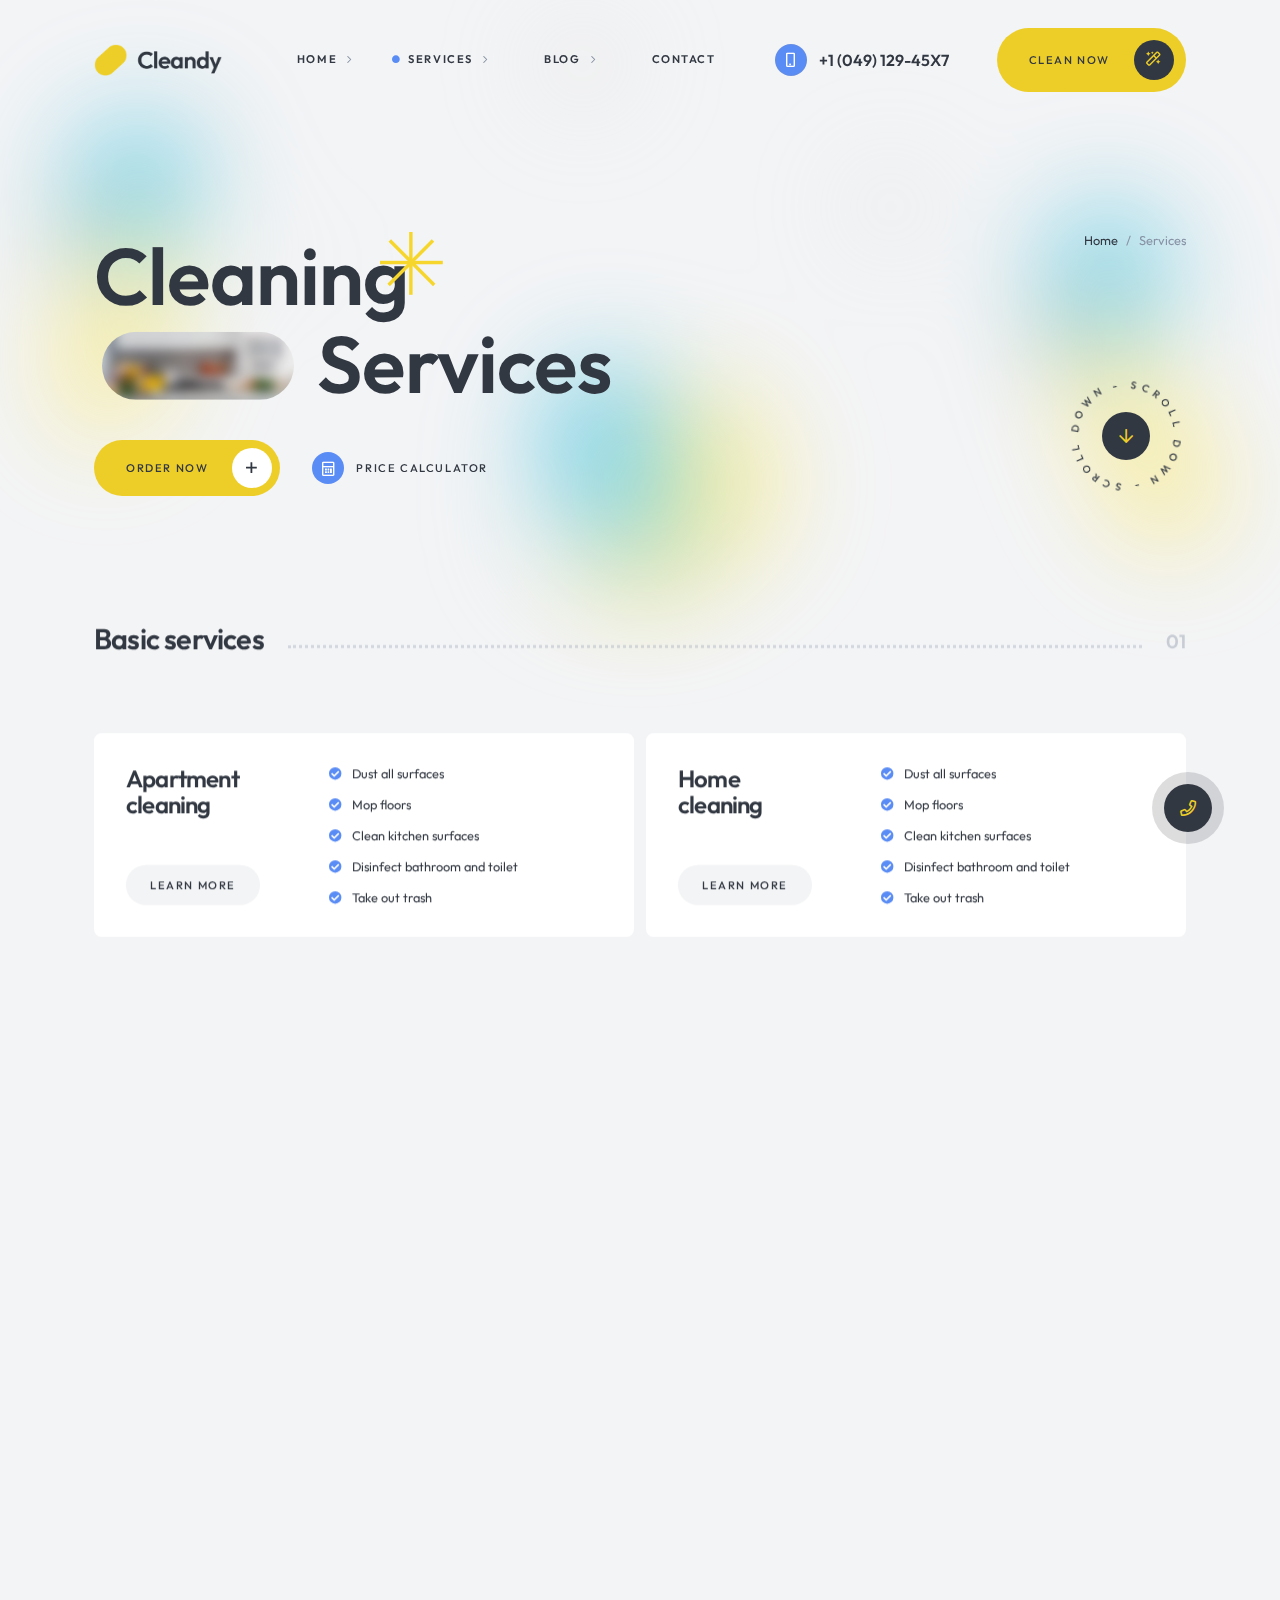
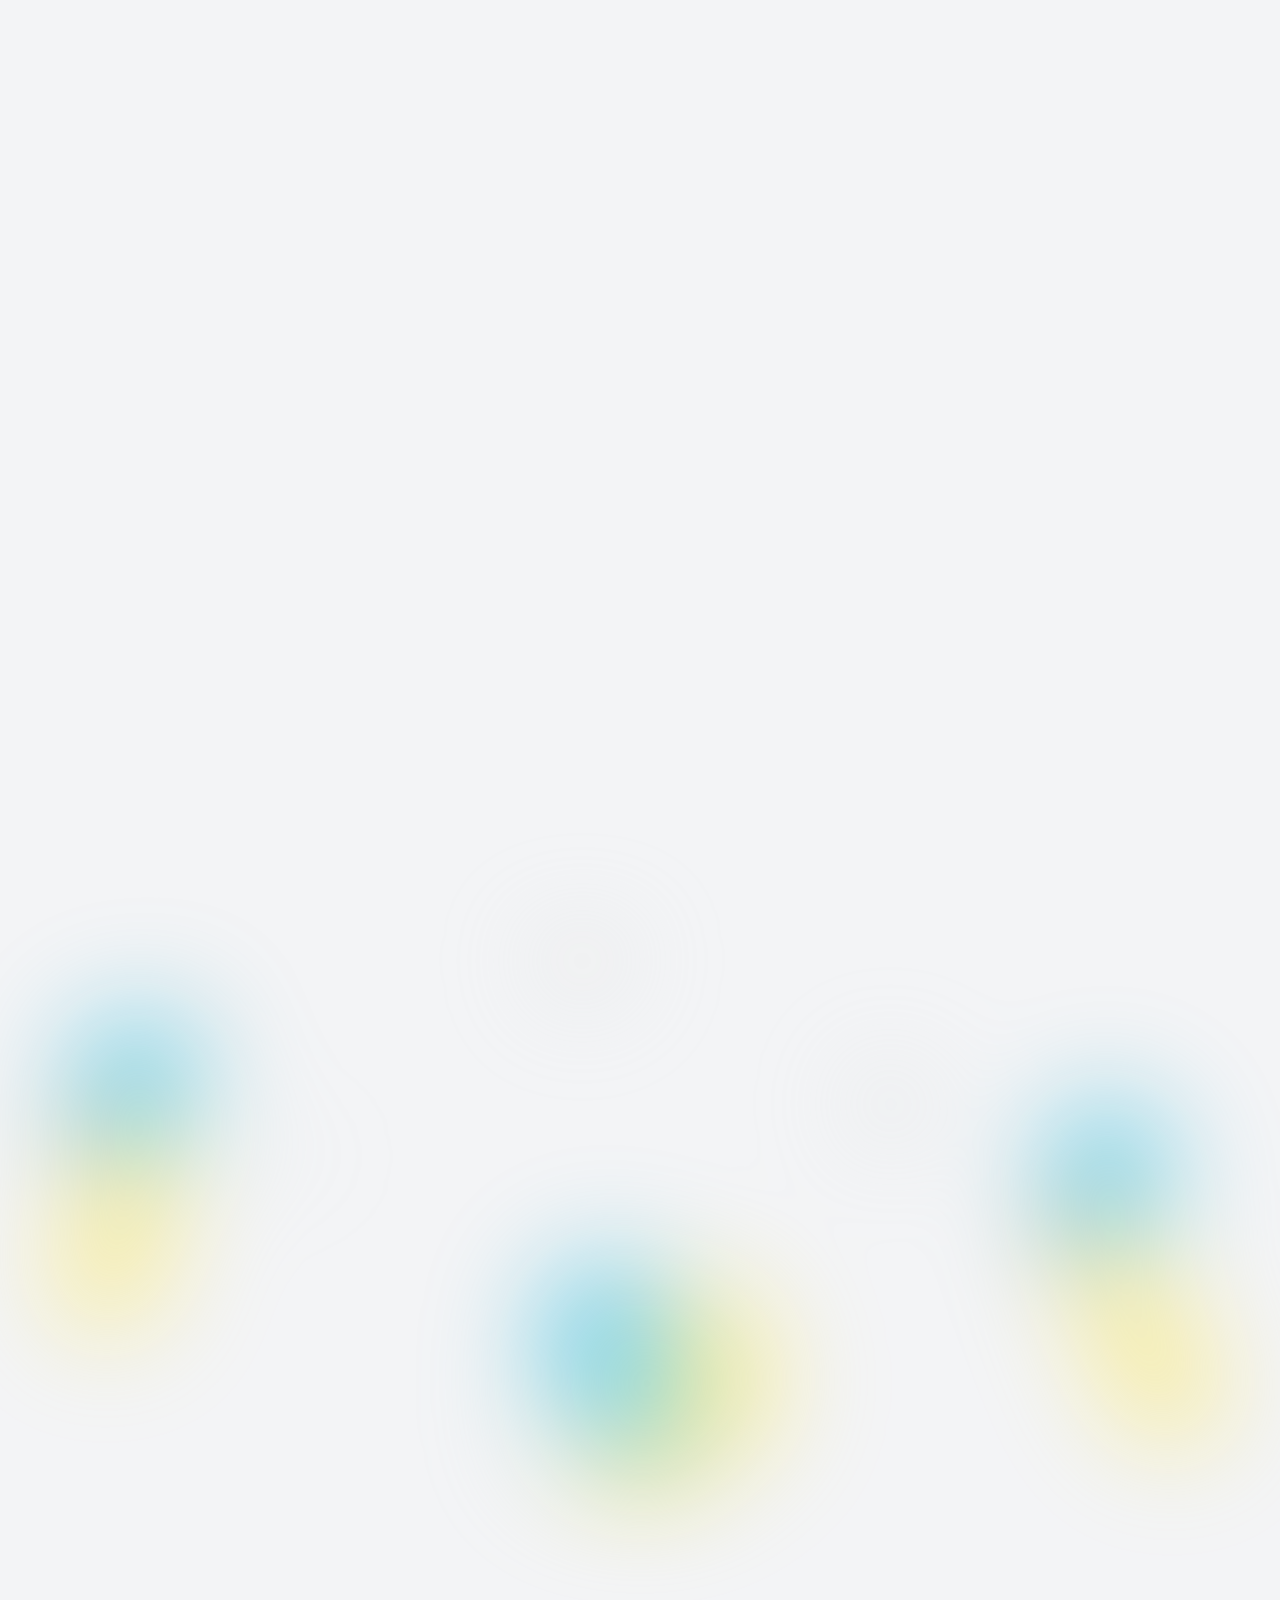
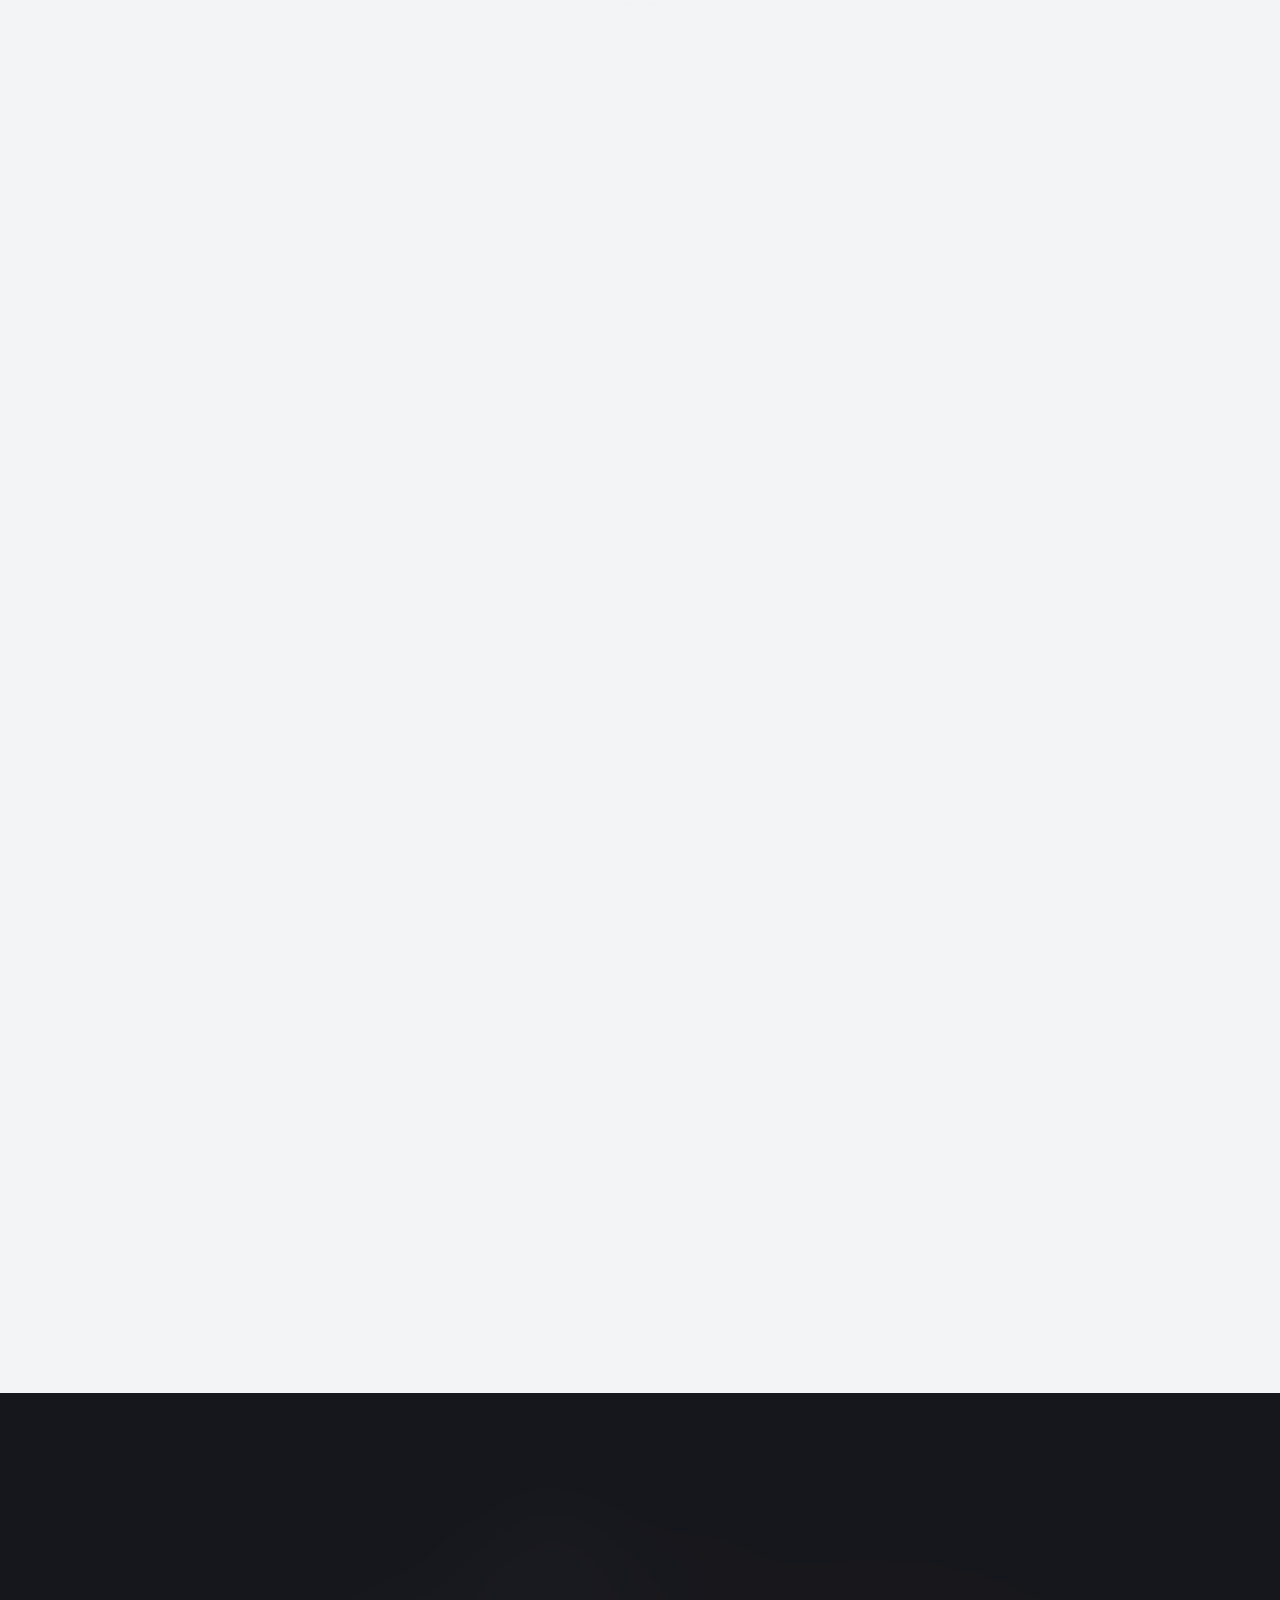
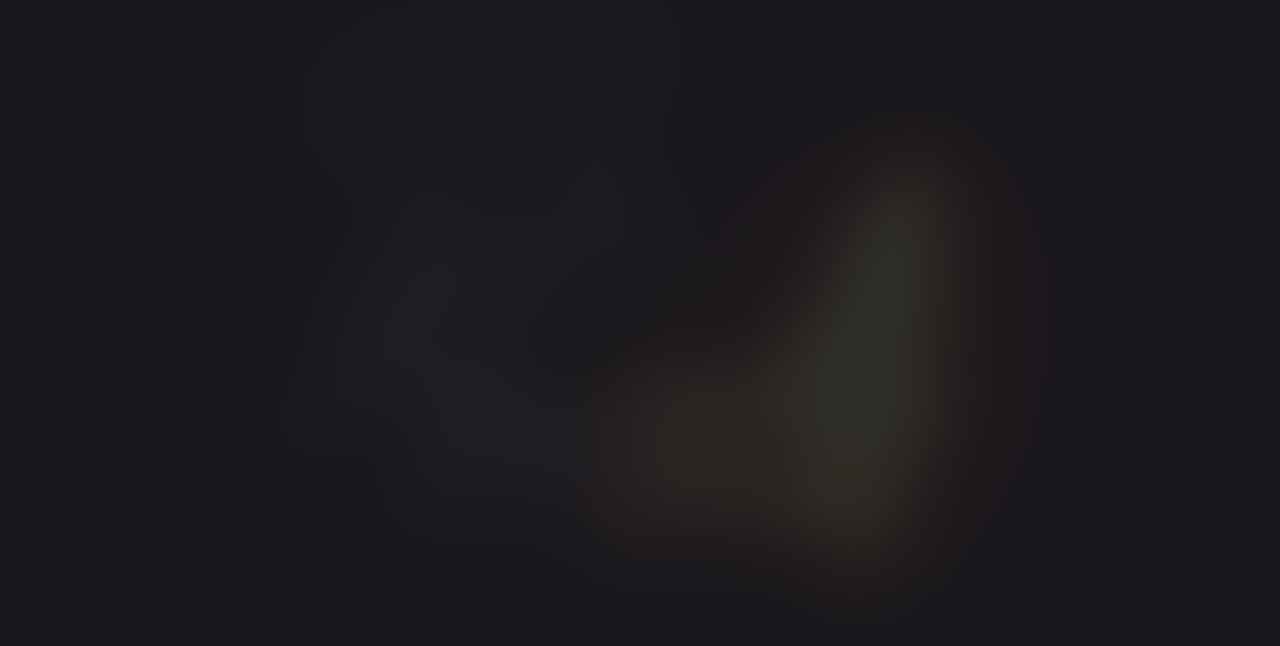
<file: services.html>
<!DOCTYPE html>
<html lang="zxx">

<head>

    <meta charset="UTF-8">
    <meta name="viewport" content="width=device-width, initial-scale=1.0">
    <meta http-equiv="X-UA-Compatible" content="ie=edge">
    <!-- chome mobile panel color -->
    <meta name="theme-color" content="#EDCE29">
    <!-- favicon -->
    <link rel="shortcut icon" href="img/ui/favicon.png" type="image/x-icon">

    <!-- bootstrap grid css -->
    <link rel="stylesheet" href="css/plugins/bootstrap-grid.css">
    <!-- swiper css -->
    <link rel="stylesheet" href="css/plugins/swiper.css">
    <!-- fancybox css -->
    <link rel="stylesheet" href="css/plugins/fancybox.css">
    <!-- font awesome css -->
    <link rel="stylesheet" href="css/plugins/fontawesome.css">
    <!-- main css -->
    <link rel="stylesheet" href="css/style.css">
    <!-- page title -->
    <title>Cleandy</title>

</head>

<body>

    <!-- page wrapper -->
    <div class="mil-page-wrapper">

        <!-- static content -->
        <div class="mil-preloader-frame">
            <div class="mil-preloader-content">
                <img src="img/ui/logo.png" alt="logo">
                <div class="mil-preloader">
                    <div class="mil-preload-line"></div>
                </div>
                <div class="mil-fs-18 mil-pre-text mil-m-1 mil-fw-600">loading: <span class="mil-percent">00</span> %</div>
            </div>
        </div>
        <div class="mil-top-panel">
            <div class="container">
                <div class="mil-tp-content">
                    <div class="mil-left">
                        <a href="#top" class="mil-logo mil-hover-bri-105" style="width: 16rem">
                            <img src="img/ui/logo.png" alt="logo">
                            <img src="img/ui/logo-light.png" alt="logo" class="mil-light">
                        </a>
                    </div>
                    <nav class="mil-main-menu">
                        <ul id="swupMenu" class="mil-menu-transition mil-aic mil-m-4">
                            <li class="mil-has-children">
                                <a href="">Home</a>
                                <ul>
                                    <li>
                                        <a href="home-1.html">Home type 1</a>
                                    </li>
                                    <li>
                                        <a href="home-2.html">Home type 2</a>
                                    </li>
                                    <li>
                                        <a href="home-3.html">Home type 3</a>
                                    </li>
                                    <li>
                                        <a href="home-4.html">Home type 4</a>
                                    </li>
                                    <li>
                                        <a href="home-5.html">Home type 5</a>
                                    </li>
                                </ul>
                            </li>
                            <li class="mil-has-children mil-current">
                                <a href="">Services</a>
                                <ul>
                                    <li>
                                        <a href="services.html">Services</a>
                                    </li>
                                    <li>
                                        <a href="service-1.html">Single service type 1</a>
                                    </li>
                                    <li>
                                        <a href="service-2.html">Single service type 2</a>
                                    </li>
                                    <li>
                                        <a href="subscription.html">Subscription</a>
                                    </li>
                                    <li>
                                        <a href="calculator.html">Price Calculator</a>
                                    </li>
                                </ul>
                            </li>
                            <li class="mil-has-children">
                                <a href="">Blog</a>
                                <ul>
                                    <li>
                                        <a href="blog.html">Blog list</a>
                                    </li>
                                    <li>
                                        <a href="publication.html">Publication</a>
                                    </li>
                                </ul>
                            </li>
                            <li>
                                <a href="contact.html">Contact</a>
                            </li>
                        </ul>
                    </nav>
                    <div class="mil-right mil-jce">
                        <div class="mil-tp-phone mil-aic mil-mr-60 mil-sm-mr-15">
                            <i class="far fa-mobile mil-icon mil-sm mil-bg-a-2 mil-m-4 mil-mr-15 mil-sm-hidden" style="padding-top: .2rem"></i>
                            <a href="tel:+380123456789" class="mil-fw-600" data-no-swup>+1 (049) 129-45X7</a>
                        </div>
                        <a href="contact.html" class="mil-btn mil-lg mil-bg-a-1 mil-br-xl mil-hover-bri-105 mil-icon-btn mil-hover-scale mil-md-hidden"><span>Clean now</span><i class="far fa-magic mil-bg-m-1 mil-a-1"></i></a>
                        <div class="mil-menu-btn">
                            <span></span>
                        </div>
                    </div>
                </div>
            </div>
        </div>
        <div class="mil-right-buttons-frame">
            <div class="mil-order-call-window">
                <div class="mil-ocw-content">
                    <div class="row mil-aic">
                        <div class="col-lg-7">
                            <form>
                                <h4 class="mil-fs-28 mil-mb-30">Leave your number, <br>and we'll call you back</h4>
                                <div class="mil-input-frame mil-mb-15">
                                    <input type="text" id="user-name-2" name="user-name" placeholder="Name" class="mil-br-md mil-bg-m-3" autocomplete="name">
                                    <i class="far fa-user mil-a-2"></i>
                                </div>
                                <div class="mil-input-frame mil-mb-30">
                                    <input type="tel" id="user-phone-2" name="user-tel" class="mil-phone-input mil-br-md mil-bg-m-3" placeholder="+38 (___) ___-__-__" autocomplete="tel">
                                    <i class="far fa-mobile mil-a-2"></i>
                                </div>
                                <button class="mil-btn mil-bg-a-1 mil-icon-btn mil-br-xl mil-hover-bri-105 mil-hover-scale" type="submit">Order a call<i class="far fa-arrow-right mil-bg-m-1 mil-a-1"></i></button>
                            </form>
                        </div>
                        <div class="col-lg-5">
                            <img src="img/ui/cc.jpg" alt="callcenter" class="mil-ocw-img mil-br-sm">
                        </div>
                    </div>
                </div>
            </div>
            <div class="mil-right-buttons">
                <a href="#top" class="mil-side-btn mil-back-to-top mil-hover-bri-120">
                    <i class="far fa-arrow-up mil-a-1"></i>
                </a>
                <button class="mil-side-btn mil-open-window mil-hover-bri-120"></button>
            </div>
        </div>
        <div class="mil-discount-popup">
            <div class="mil-popup-window">
                <div class="mil-envelope-top">
                    <i class="fal fa-times mil-close-popup"></i>
                    <svg viewBox="0 0 555 224" fill="none" xmlns="http://www.w3.org/2000/svg">
                        <g filter="url(#filter0_d_658_621)">
                            <path d="M15 180.242C15 169.665 20.5702 159.869 29.6603 154.461L262.16 16.1269C271.613 10.5024 283.387 10.5024 292.84 16.1269L525.34 154.461C534.43 159.869 540 169.665 540 180.242V205H15V180.242Z" fill="white" />
                        </g>
                        <path d="M90 153L277.931 43L465 153" stroke="#CC4E4E" stroke-opacity="0.04" stroke-width="34" stroke-linecap="round" />
                        <defs>
                            <filter id="filter0_d_658_621" x="0" y="0.908447" width="555" height="223.092" filterUnits="userSpaceOnUse" color-interpolation-filters="sRGB">
                                <feFlood flood-opacity="0" result="BackgroundImageFix" />
                                <feColorMatrix in="SourceAlpha" type="matrix" values="0 0 0 0 0 0 0 0 0 0 0 0 0 0 0 0 0 0 127 0" result="hardAlpha" />
                                <feOffset dy="4" />
                                <feGaussianBlur stdDeviation="7.5" />
                                <feComposite in2="hardAlpha" operator="out" />
                                <feColorMatrix type="matrix" values="0 0 0 0 0 0 0 0 0 0 0 0 0 0 0 0 0 0 0.15 0" />
                                <feBlend mode="normal" in2="BackgroundImageFix" result="effect1_dropShadow_658_621" />
                                <feBlend mode="normal" in="SourceGraphic" in2="effect1_dropShadow_658_621" result="shape" />
                            </filter>
                        </defs>
                    </svg>
                    <div class="mil-discount-card">
                        <div class="mil-text-part mil-aic mil-bg-a-1">
                            <div class="mil-aic">
                                <div class="mil-dscnt-star mil-invert">
                                    <img src="img/ui/star.svg" alt="star">
                                    <div class="mil-fs-40 mil-lh-100 mil-m-3 mil-fw-700"><span>50</span>%</div>
                                </div>
                                <div>
                                    <p class="mil-m-1 mil-mb-15 mil-opacity-7">Hurry up!</p>
                                    <h3 class="mil-fs-32 mil-mb-20">Discount for the first cleaning <span class="mil-m-4">*</span></h3>
                                    <p class="mil-m-1 mil-opacity-7">Limited time offer!</p>
                                </div>
                            </div>
                        </div>
                        <div class="mil-dscnt-part">
                            <img src="img/ui/discount.svg" alt="discount">
                            <div class="mil-up-text mil-m-4"><img src="img/ui/logo-light.png" alt="logo" style="width: 11rem; height: auto; margin-left: -.5rem"></div>
                        </div>
                    </div>
                </div>
                <div class="mil-envelope-body mil-tac mil-br-lg">
                    <h4 class="mil-fs-36 mil-mb-60">🔥 Wow! That's so lucky! 🥳</h4>
                    <form>
                        <div class="row">
                            <div class="col-6 mil-mb-15">
                                <div class="mil-input-frame">
                                    <input type="text" id="user-name-3" name="user-name" placeholder="Name" class="mil-br-md mil-bg-m-3" autocomplete="name">
                                    <i class="far fa-user mil-a-2"></i>
                                </div>
                            </div>
                            <div class="col-6 mil-mb-15">
                                <div class="mil-input-frame">
                                    <input type="email" id="user-email-3" name="user-email" placeholder="Email" class="mil-br-md mil-bg-m-3" autocomplete="email">
                                    <i class="far fa-at mil-a-2"></i>
                                </div>
                            </div>
                            <div class="col-md-12 mil-mb-15">
                                <div class="mil-input-frame">
                                    <input type="tel" id="user-phone-3" name="user-tel" class="mil-phone-input mil-br-md mil-bg-m-3" placeholder="+38 (___) ___-__-__" autocomplete="tel">
                                    <i class="far fa-mobile mil-a-2"></i>
                                </div>
                            </div>
                            <div class="col-lg-12 mil-aic mil-mt-15">
                                <p class="mil-fs-14 mil-m-2 mil-tal">By clicking the send button, you agree to the rules for processing personal data</p>
                                <button class="mil-btn mil-bg-a-1 mil-icon-btn mil-br-xl mil-hover-bri-105 mil-hover-scale mil-ml-60 mil-sm-ml-30" type="submit">Get it now<i class="far fa-arrow-right mil-bg-m-1 mil-a-1"></i></button>
                            </div>
                        </div>
                    </form>
                </div>
            </div>
        </div>
        <!-- static content end -->

        <!-- dynamic content -->
        <div id="swupMain" class="transition-fade">

            <!-- hero -->
            <div class="mil-hero-inner mil-relative" id="top">
                <img src="img/ui/bg.png" alt="background" class="mil-bg" style="top: 0">
                <div class="container mil-column mil-jcb mil-h-100">
                    <div class="row mil-jcb mil-h-100">
                        <div class="col-lg-7 mil-mb-60">
                            <div class="mil-main-title mil-jcc mil-ais mil-column">
                                <div class="mil-column mil-sm-mb-0 mil-w-100">
                                    <div class="mil-aic">
                                        <div class="mil-word-frame">
                                            <svg width="89" height="89" viewBox="0 0 89 89" fill="none" xmlns="http://www.w3.org/2000/svg" class="mil-text-star" style="top: -15%;right: -15%">
                                                <rect x="42.1406" y="13.0017" width="3.46874" height="62.7841" fill="#F6D62D" />
                                                <rect x="13.0078" y="45.2607" width="3.46874" height="62.7841" transform="rotate(-90 13.0078 45.2607)" fill="#F6D62D" />
                                                <rect x="21.5859" y="22.8096" width="3.46874" height="62.7841" transform="rotate(-45 21.5859 22.8096)" fill="#F6D62D" />
                                                <rect x="22.8125" y="67.2046" width="3.46874" height="62.7841" transform="rotate(-135 22.8125 67.2046)" fill="#F6D62D" />
                                            </svg>
                                            <h1 class="mil-fs-100 mil-sm-fs-72 mil-lh-110">Cleaning</h1>
                                        </div>
                                    </div>
                                    <div class="mil-word-frame mil-mb-40">
                                        <h1 class="mil-fs-100 mil-sm-fs-72 mil-lh-110"><img src="img/ui/t8.jpg" alt="image" class="mil-text-image mil-long"> Services</h1>
                                    </div>
                                    <div class="mil-aic">
                                        <a href="contact.html" class="mil-btn mil-icon-btn mil-bg-a-1 mil-br-xl mil-hover-bri-105 mil-hover-scale mil-mr-40">Order now<i class="far fa-plus mil-bg-m-4 mil-m-1"></i></a>
                                        <a href="calculator.html" class="mil-link mil-m-1 mil-reverse">Price Calculator<i class="far fa-calculator mil-bg-a-2 mil-m-4" style="padding: .2rem 0 0 .2rem"></i></a>
                                    </div>
                                </div>
                            </div>
                        </div>
                        <div class="mil-column col-lg-5 mil-jcb mil-aie mil-sm-ais mil-mb-60">
                            <ul class="mil-breadcrumbs mil-mb-60">
                                <li><a href="home-1.html">Home</a></li>
                                <li><a href="services.html">Services</a></li>
                            </ul>
                            <div class="mil-circle-text-position">
                                <div class="mil-circle-text mil-rotate mil-accent-inside" data-value="360">
                                    <svg version="1.1" xmlns="http://www.w3.org/2000/svg" xmlns:xlink="http://www.w3.org/1999/xlink" x="0px" y="0px" viewBox="0 0 300 300" enable-background="new 0 0 300 300" xml:space="preserve">
                                        <defs>
                                            <path id="circlePath" d="M 150, 150 m -60, 0 a 60,60 0 0,1 120,0 a 60,60 0 0,1 -120,0 " />
                                        </defs>
                                        <circle cx="150" cy="100" r="75" fill="none" />
                                        <g>
                                            <use xlink:href="#circlePath" fill="none" />
                                            <text class="mil-link mil-dark" style="letter-spacing: .75rem">
                                                <textPath xlink:href="#circlePath">Scroll down - Scroll down - </textPath>
                                            </text>
                                        </g>
                                    </svg>
                                </div>
                                <a href="#scroll" class="far fa-arrow-down mil-bg-m-1 mil-a-1"></a>
                            </div>
                        </div>
                    </div>
                </div>
            </div>
            <!-- hero end -->

            <!-- services -->
            <div class="mil-p-0-15" id="scroll">
                <div class="container">
                    <div class="mil-section-title mil-mb-f mil-up">
                        <h2 class="mil-fs-36">Basic services</h2>
                        <div class="mil-dots"></div>
                        <b class="mil-fs-24">01</b>
                    </div>
                    <div class="row">
                        <div class="col-md-6 mil-mb-15 mil-up">
                            <a href="service-2.html" class="mil-service-card mil-bg-m-4 mil-br-md">
                                <div class="row">
                                    <div class="col-sm-5 mil-column mil-jcb mil-sm-mb-40">
                                        <h3 class="mil-fs-30 mil-mb-30 mil-lh-110">Apartment <br class="mil-sm-hidden">cleaning</h3>
                                        <div>
                                            <div class="mil-btn mil-sm mil-bg-m-3 mil-br-xl mil-hover-bri-105 mil-hover-scale">Learn more</div>
                                        </div>
                                    </div>
                                    <div class="col-sm-7">
                                        <ul class="mil-check-list">
                                            <li>Dust all surfaces</li>
                                            <li>Mop floors</li>
                                            <li>Clean kitchen surfaces</li>
                                            <li>Disinfect bathroom and toilet</li>
                                            <li>Take out trash</li>
                                        </ul>
                                    </div>
                                </div>
                            </a>
                        </div>
                        <div class="col-md-6 mil-mb-15 mil-up">
                            <a href="service-2.html" class="mil-service-card mil-bg-m-4 mil-br-md">
                                <div class="row">
                                    <div class="col-sm-5 mil-column mil-jcb mil-sm-mb-40">
                                        <h3 class="mil-fs-30 mil-mb-30 mil-lh-110">Home <br class="mil-sm-hidden">cleaning</h3>
                                        <div>
                                            <div class="mil-btn mil-sm mil-bg-m-3 mil-br-xl mil-hover-bri-105 mil-hover-scale">Learn more</div>
                                        </div>
                                    </div>
                                    <div class="col-sm-7">
                                        <ul class="mil-check-list">
                                            <li>Dust all surfaces</li>
                                            <li>Mop floors</li>
                                            <li>Clean kitchen surfaces</li>
                                            <li>Disinfect bathroom and toilet</li>
                                            <li>Take out trash</li>
                                        </ul>
                                    </div>
                                </div>
                            </a>
                        </div>
                        <div class="col-md-6 mil-mb-15 mil-up">
                            <a href="service-2.html" class="mil-service-card mil-bg-m-4 mil-br-md">
                                <div class="row">
                                    <div class="col-sm-5 mil-column mil-jcb mil-sm-mb-40">
                                        <h3 class="mil-fs-30 mil-mb-30 mil-lh-110">Office <br class="mil-sm-hidden">cleaning</h3>
                                        <div>
                                            <div class="mil-btn mil-sm mil-bg-m-3 mil-br-xl mil-hover-bri-105 mil-hover-scale">Learn more</div>
                                        </div>
                                    </div>
                                    <div class="col-sm-7">
                                        <ul class="mil-check-list">
                                            <li>Disinfect desks and phones</li>
                                            <li>Mop floors</li>
                                            <li>Polish glass surfaces</li>
                                            <li>Disinfect restrooms</li>
                                            <li>Take out trash</li>
                                        </ul>
                                    </div>
                                </div>
                            </a>
                        </div>
                        <div class="col-md-6 mil-mb-15 mil-up">
                            <a href="service-2.html" class="mil-service-card mil-bg-m-4 mil-br-md">
                                <div class="row">
                                    <div class="col-sm-5 mil-column mil-jcb mil-sm-mb-40">
                                        <h3 class="mil-fs-30 mil-mb-30 mil-lh-110">Specialized <br class="mil-sm-hidden">cleaning</h3>
                                        <div>
                                            <div class="mil-btn mil-sm mil-bg-m-3 mil-br-xl mil-hover-bri-105 mil-hover-scale">Learn more</div>
                                        </div>
                                    </div>
                                    <div class="col-sm-7">
                                        <ul class="mil-check-list">
                                            <li>Warehouse Cleaning</li>
                                            <li>Abandoned Property Cleaning</li>
                                            <li>Outdoor Area Cleaning</li>
                                            <li>High-Level Dusting</li>
                                            <li>Industrial Cleaning</li>
                                        </ul>
                                    </div>
                                </div>
                            </a>
                        </div>
                    </div>
                </div>
            </div>
            <!-- services end -->

            <!-- services -->
            <div class="mil-p-0-15">
                <div class="container">
                    <div class="mil-section-title mil-mb-f mil-up">
                        <h2 class="mil-fs-36">Additional services</h2>
                        <div class="mil-dots"></div>
                        <b class="mil-fs-24">02</b>
                    </div>
                    <div class="row">
                        <div class="col-sm-6 col-md-4 col-xl-3 mil-mb-15 mil-up">
                            <a href="service-1.html" class="mil-service-card mil-bg-m-4 mil-br-md">
                                <div class="mil-jcs mil-aic">
                                    <img src="img/ui/icons/1.png" alt="icon" class="mil-card-icon mil-mr-30">
                                    <h3 class="mil-fs-24 mil-lh-110">Window cleaning</h3>
                                </div>
                            </a>
                        </div>
                        <div class="col-sm-6 col-md-4 col-xl-3 mil-mb-15 mil-up">
                            <a href="service-1.html" class="mil-service-card mil-bg-m-4 mil-br-md">
                                <div class="mil-jcs mil-aic">
                                    <img src="img/ui/icons/2.png" alt="icon" class="mil-card-icon mil-mr-30">
                                    <h3 class="mil-fs-24 mil-lh-110">Dry cleaning</h3>
                                </div>
                            </a>
                        </div>
                        <div class="col-sm-6 col-md-4 col-xl-3 mil-mb-15 mil-up">
                            <a href="service-1.html" class="mil-service-card mil-bg-m-4 mil-br-md">
                                <div class="mil-jcs mil-aic">
                                    <img src="img/ui/icons/3.png" alt="icon" class="mil-card-icon mil-mr-30">
                                    <h3 class="mil-fs-24 mil-lh-110">Post-construction</h3>
                                </div>
                            </a>
                        </div>
                        <div class="col-sm-6 col-md-4 col-xl-3 mil-mb-15 mil-up">
                            <a href="service-1.html" class="mil-service-card mil-bg-m-4 mil-br-md">
                                <div class="mil-jcs mil-aic">
                                    <img src="img/ui/icons/4.png" alt="icon" class="mil-card-icon mil-mr-30">
                                    <h3 class="mil-fs-24 mil-lh-110">Pools cleaning</h3>
                                </div>
                            </a>
                        </div>
                        <div class="col-sm-6 col-md-4 col-xl-3 mil-mb-15 mil-up">
                            <a href="service-1.html" class="mil-service-card mil-bg-m-4 mil-br-md">
                                <div class="mil-jcs mil-aic">
                                    <img src="img/ui/icons/5.png" alt="icon" class="mil-card-icon mil-mr-30">
                                    <h3 class="mil-fs-24 mil-lh-110">landscaping</h3>
                                </div>
                            </a>
                        </div>
                        <div class="col-sm-6 col-md-4 col-xl-3 mil-mb-15 mil-up">
                            <a href="service-1.html" class="mil-service-card mil-bg-m-4 mil-br-md">
                                <div class="mil-jcs mil-aic">
                                    <img src="img/ui/icons/6.png" alt="icon" class="mil-card-icon mil-mr-30">
                                    <h3 class="mil-fs-24 mil-lh-110">Cosmetic repairs</h3>
                                </div>
                            </a>
                        </div>
                        <div class="col-sm-6 col-md-4 col-xl-3 mil-mb-15 mil-up">
                            <a href="service-1.html" class="mil-service-card mil-bg-m-4 mil-br-md">
                                <div class="mil-jcs mil-aic">
                                    <img src="img/ui/icons/7.png" alt="icon" class="mil-card-icon mil-mr-30">
                                    <h3 class="mil-fs-24 mil-lh-110">By agreement</h3>
                                </div>
                            </a>
                        </div>
                    </div>
                </div>
            </div>
            <!-- services end -->

            <!-- calculator -->
            <div>
                <div class="container mil-p-0-f">
                    <div class="mil-section-title mil-mb-f mil-up">
                        <h2 class="mil-fs-36">Price Calculator</h2>
                        <div class="mil-dots"></div>
                        <b class="mil-fs-24">03</b>
                    </div>
                    <div class="mil-calculator">
                        <form>
                            <div class="row mil-aic mil-jcb mil-mb-15">
                                <div class="col-12 col-md-3 mil-sm-mb-15">
                                    <div class="mil-input-frame mil-custom-select mil-up">
                                        <div class="mil-select-button mil-br-md mil-bg-m-4">
                                            <span class="mil-selected-value mil-fs-18 mil-fw-600 mil-m-1">Basic cleaning</span>
                                        </div>
                                        <ul class="mil-select-dropdown mil-cleaning-type mil-br-md">
                                            <li>
                                                <input type="radio" id="basic-cleaning" name="cleaning" value="90" data-apartment="90" data-house="120" data-office="140" data-industrial="180" checked>
                                                <label for="basic-cleaning">Basic cleaning</label>
                                            </li>
                                            <li>
                                                <input type="radio" id="general-cleaning" name="cleaning" value="120" data-apartment="120" data-house="150" data-office="180" data-industrial="200">
                                                <label for="general-cleaning">General cleaning</label>
                                            </li>
                                            <li>
                                                <input type="radio" id="post-construction" name="cleaning" value="150" data-apartment="150" data-house="180" data-office="210" data-industrial="240">
                                                <label for="post-construction">Post-construction</label>
                                            </li>
                                        </ul>
                                        <i class="far fa-chevron-down mil-a-2"></i>
                                    </div>
                                </div>
                                <div class="col-12 col-md-9">
                                    <div class="mil-calc-panel mil-br-md mil-jce mil-md-jcs mil-up">
                                        <div class="mil-br-md">
                                            <div class="row mil-aic">
                                                <div class="col-sm-6 mil-aic mil-mb-30">
                                                    <label class="mil-custom-radio mil-mr-30 mil-fs-18">
                                                        <input type="radio" id="property-apartment" name="property" value="apartment" checked>
                                                        <span class="mil-radio-checkmark"></span>
                                                        Apartment
                                                    </label>
                                                    <label class="mil-custom-radio mil-mr-30 mil-fs-18">
                                                        <input type="radio" id="property-house" name="property" value="house">
                                                        <span class="mil-radio-checkmark"></span>
                                                        House
                                                    </label>
                                                </div>
                                                <div class="col-sm-6 mil-aic mil-mb-30">
                                                    <label class="mil-custom-radio mil-mr-30 mil-fs-18">
                                                        <input type="radio" id="property-office" name="property" value="office">
                                                        <span class="mil-radio-checkmark"></span>
                                                        Office
                                                    </label>
                                                    <label class="mil-custom-radio mil-fs-18">
                                                        <input type="radio" id="property-industrial" name="property" value="industrial">
                                                        <span class="mil-radio-checkmark"></span>
                                                        Industrial
                                                    </label>
                                                </div>
                                            </div>
                                        </div>
                                    </div>
                                </div>
                            </div>
                            <div class="row mil-aic mil-h-100">
                                <div class="col-12 col-md-6">
                                    <div class="mil-calc-panel mil-br-md mil-mb-15 mil-up">
                                        <div class="mil-area-slider mil-aic mil-mb-30">
                                            <label for="area" class="mil-m-1 mil-fw-600 mil-mr-30 mil-fs-18">Area (m²):</label>
                                            <div class="mil-custom-range-slider">
                                                <input type="range" id="area" name="area" min="30" max="300" value="90">
                                                <div class="range-track">
                                                    <div class="range-fill"></div>
                                                </div>
                                                <div class="range-thumb"></div>
                                            </div>
                                            <span id="area-value" class="mil-value mil-m-1 mil-fw-600 mil-fs-18">90m²</span>
                                        </div>
                                    </div>
                                </div>
                                <div class="col-12 col-md-6">
                                    <div class="mil-calc-panel-2 mil-br-md mil-mb-15 mil-up">
                                        <div class="mil-rooms mil-w-100">
                                            <div class="row">
                                                <div class="col-12 col-md-6 mil-mb-15">
                                                    <div class="mil-aic mil-jcc mil-sm-jcb">
                                                        <span class="mil-m-1 mil-fw-600 mil-fs-18 mil-mr-15">Bedrooms:</span>
                                                        <div class="mil-bedrooms mil-aic">
                                                            <button type="button" class="mil-room-btn" onclick="updateRoomCount('bedrooms', -1)">−</button>
                                                            <span id="bedrooms-count" class="mil-room-count">1</span>
                                                            <button type="button" class="mil-room-btn" onclick="updateRoomCount('bedrooms', 1)">+</button>
                                                        </div>
                                                    </div>
                                                </div>
                                                <div class="col-12 col-md-6 mil-mb-15">
                                                    <div class="mil-aic mil-jcc mil-sm-jcb">
                                                        <span class="mil-m-1 mil-fw-600 mil-fs-18 mil-mr-15">Bathrooms:</span>
                                                        <div class="mil-bathrooms mil-aic">
                                                            <button type="button" class="mil-room-btn" onclick="updateRoomCount('bathrooms', -1)">−</button>
                                                            <span id="bathrooms-count" class="mil-room-count">1</span>
                                                            <button type="button" class="mil-room-btn" onclick="updateRoomCount('bathrooms', 1)">+</button>
                                                        </div>
                                                    </div>
                                                </div>
                                            </div>
                                        </div>
                                    </div>
                                </div>
                            </div>
                            <div class="mil-additional-services">
                                <div class="row">
                                    <div class="col-12 col-sm-6 col-md-4 col-lg-3 mil-mb-15 mil-up">
                                        <label for="cb1" class="mil-service mil-custom-checkbox mil-m-1 mil-fw-600 mil-already-included">
                                            <input type="checkbox" id="cb1" name="additional-service" value="15" class="mil-additional-service" checked>
                                            <span class="mil-service-name mil-fs-18">Floor washing</span>
                                            <span class="mil-checkbox-checkmark"></span>
                                        </label>
                                    </div>
                                    <div class="col-12 col-sm-6 col-md-4 col-lg-3 mil-mb-15 mil-up">
                                        <label for="cb2" class="mil-service mil-custom-checkbox mil-m-1 mil-fw-600 mil-already-included">
                                            <input type="checkbox" id="cb2" name="additional-service" value="30" class="mil-additional-service" checked>
                                            <span class="mil-service-name mil-fs-18">Vacuuming the floor</span>
                                            <span class="mil-checkbox-checkmark"></span>
                                        </label>
                                    </div>
                                    <div class="col-12 col-sm-6 col-md-4 col-lg-3 mil-mb-15 mil-up">
                                        <label for="cb3" class="mil-service mil-custom-checkbox mil-m-1 mil-fw-600">
                                            <input type="checkbox" id="cb3" name="additional-service" value="25" class="mil-additional-service">
                                            <span class="mil-service-name mil-fs-18">Dusting Surfaces</span>
                                            <span class="mil-checkbox-checkmark"></span>
                                        </label>
                                    </div>
                                    <div class="col-12 col-sm-6 col-md-4 col-lg-3 mil-mb-15 mil-up">
                                        <label for="cb4" class="mil-service mil-custom-checkbox mil-m-1 mil-fw-600">
                                            <input type="checkbox" id="cb4" name="additional-service" value="20" class="mil-additional-service">
                                            <span class="mil-service-name mil-fs-18">Limescale removal from plumbing</span>
                                            <span class="mil-checkbox-checkmark"></span>
                                        </label>
                                    </div>
                                    <div class="col-12 col-sm-6 col-md-4 col-lg-3 mil-mb-15 mil-up">
                                        <label for="cb5" class="mil-service mil-custom-checkbox mil-m-1 mil-fw-600">
                                            <input type="checkbox" id="cb5" name="additional-service" value="15" class="mil-additional-service">
                                            <span class="mil-service-name mil-fs-18">Cleaning the refrigerator</span>
                                            <span class="mil-checkbox-checkmark"></span>
                                        </label>
                                    </div>
                                    <div class="col-12 col-sm-6 col-md-4 col-lg-3 mil-mb-15 mil-up">
                                        <label for="cb6" class="mil-service mil-custom-checkbox mil-m-1 mil-fw-600 mil-unavailable">
                                            <input type="checkbox" id="cb6" name="additional-service" value="60" class="mil-additional-service">
                                            <span class="mil-service-name mil-fs-18">Window cleaning</span>
                                            <span class="mil-checkbox-checkmark"></span>
                                        </label>
                                    </div>
                                    <div class="col-12 col-sm-6 col-md-4 col-lg-3 mil-mb-15 mil-up">
                                        <label for="cb7" class="mil-service mil-custom-checkbox mil-m-1 mil-fw-600">
                                            <input type="checkbox" id="cb7" name="additional-service" value="30" class="mil-additional-service">
                                            <span class="mil-service-name mil-fs-18">Dishwashing</span>
                                            <span class="mil-checkbox-checkmark"></span>
                                        </label>
                                    </div>
                                    <div class="col-12 col-sm-6 col-md-4 col-lg-3 mil-mb-15 mil-up">
                                        <label for="cb8" class="mil-service mil-custom-checkbox mil-m-1 mil-fw-600">
                                            <input type="checkbox" id="cb8" name="additional-service" value="25" class="mil-additional-service">
                                            <span class="mil-service-name mil-fs-18">Cleaning the hood</span>
                                            <span class="mil-checkbox-checkmark"></span>
                                        </label>
                                    </div>
                                    <div class="col-12 col-sm-6 col-md-4 col-lg-3 mil-mb-15 mil-up">
                                        <label for="cb9" class="mil-service mil-custom-checkbox mil-m-1 mil-fw-600">
                                            <input type="checkbox" id="cb9" name="additional-service" value="20" class="mil-additional-service">
                                            <span class="mil-service-name mil-fs-18">Oven cleaning</span>
                                            <span class="mil-checkbox-checkmark"></span>
                                        </label>
                                    </div>
                                    <div class="col-12 col-sm-6 col-md-4 col-lg-3 mil-mb-15 mil-up">
                                        <label for="cb10" class="mil-service mil-custom-checkbox mil-m-1 mil-fw-600">
                                            <input type="checkbox" id="cb10" name="additional-service" value="15" class="mil-additional-service">
                                            <span class="mil-service-name mil-fs-18">Cleaning kitchen cabinets</span>
                                            <span class="mil-checkbox-checkmark"></span>
                                        </label>
                                    </div>
                                    <div class="col-12 col-sm-6 col-md-4 col-lg-3 mil-mb-15 mil-up">
                                        <label for="cb11" class="mil-service mil-custom-checkbox mil-m-1 mil-fw-600">
                                            <input type="checkbox" id="cb11" name="additional-service" value="30" class="mil-additional-service">
                                            <span class="mil-service-name mil-fs-18">Microwave oven</span>
                                            <span class="mil-checkbox-checkmark"></span>
                                        </label>
                                    </div>
                                    <div class="col-12 col-sm-6 col-md-4 col-lg-3 mil-mb-15 mil-up">
                                        <label for="cb12" class="mil-service mil-custom-checkbox mil-m-1 mil-fw-600">
                                            <input type="checkbox" id="cb12" name="additional-service" value="25" class="mil-additional-service">
                                            <span class="mil-service-name mil-fs-18">Wall tiles</span>
                                            <span class="mil-checkbox-checkmark"></span>
                                        </label>
                                    </div>
                                    <div class="col-12 col-sm-6 col-md-4 col-lg-3 mil-mb-15 mil-up">
                                        <label for="cb13" class="mil-service mil-custom-checkbox mil-m-1 mil-fw-600">
                                            <input type="checkbox" id="cb13" name="additional-service" value="20" class="mil-additional-service">
                                            <span class="mil-service-name mil-fs-18">Cleaning light fixtures</span>
                                            <span class="mil-checkbox-checkmark"></span>
                                        </label>
                                    </div>
                                    <div class="col-12 col-sm-6 col-md-4 col-lg-3 mil-mb-15 mil-up">
                                        <label for="cb14" class="mil-service mil-custom-checkbox mil-m-1 mil-fw-600">
                                            <input type="checkbox" id="cb14" name="additional-service" value="20" class="mil-additional-service">
                                            <span class="mil-service-name mil-fs-18">Folding clothes</span>
                                            <span class="mil-checkbox-checkmark"></span>
                                        </label>
                                    </div>
                                    <div class="col-12 col-sm-6 col-md-4 col-lg-3 mil-mb-15 mil-up">
                                        <label for="cb15" class="mil-service mil-custom-checkbox mil-m-1 mil-fw-600">
                                            <input type="checkbox" id="cb15" name="additional-service" value="10" class="mil-additional-service">
                                            <span class="mil-service-name mil-fs-18">Limescale removal from shower</span>
                                            <span class="mil-checkbox-checkmark"></span>
                                        </label>
                                    </div>
                                    <div class="col-12 col-sm-6 col-md-4 col-lg-3 mil-mb-15 mil-up">
                                        <label for="cb16" class="mil-service mil-custom-checkbox mil-m-1 mil-fw-600">
                                            <input type="checkbox" id="cb16" name="additional-service" value="20" class="mil-additional-service">
                                            <span class="mil-service-name mil-fs-18">Polishing wooden surfaces</span>
                                            <span class="mil-checkbox-checkmark"></span>
                                        </label>
                                    </div>
                                </div>
                            </div>
                            <div class="mil-total-price mil-bg-m-4 mil-br-md mil-up">
                                <div class="row mil-jcb mil-aic">
                                    <div class="col-12 col-md-5 mil-mb-30">
                                        <div class="mil-jcs mil-ais">
                                            <i class="fal fa-info-circle mil-bg-a-1 mil-br-f mil-m-1 mil-mr-15" style="padding: .5rem"></i>
                                            <p>The price is indicative only. For a more detailed discussion of all the services you need, use the <a href="contact.html" class="mil-text-link mil-a-2">contact form</a> or request a <a href="contact.html" class="mil-text-link mil-a-2">call back</a></p>
                                        </div>
                                    </div>
                                    <div class="col-12 col-md-6 mil-jce mil-sm-jcs mil-mb-30">
                                        <div class="mil-tp-frame">
                                            <span class="mil-price-number mil-m-1 mil-fs-18 mil-fw-600">Total price: &nbsp;&nbsp;$ <span id="total-price" class="mil-fs-36">90</span></span>
                                            <button type="submit" class="mil-btn mil-br-xl mil-bg-a-2 mil-m-4 mil-hover-bri-110 mil-icon-btn">Order Services<i class="far fa-broom mil-bg-m-4 mil-a-2"></i></button>
                                        </div>
                                    </div>
                                </div>
                            </div>
                        </form>
                    </div>
                </div>
            </div>
            <!-- calculator end -->

            <!-- call to action -->
            <div class="container">
                <div class="mil-dots mil-up"></div>
            </div>
            <div class="mil-p-ff mil-relative">
                <img src="img/ui/bg.png" alt="background" class="mil-bg" style="top: -10rem">
                <div class="container">
                    <div class="row">
                        <div class="col-lg-7 mil-mb-15">
                            <div class="mil-cta mil-br-lg mil-bg-a-1 mil-aicb mil-up">
                                <div class="row mil-jcb">
                                    <div class="col-lg-6 mil-mb-30">
                                        <h5 class="mil-fs-32 mil-m-1">Highly skilled professionals are always at your service.</h5>
                                    </div>
                                    <div class="col-lg-6 mil-jce mil-md-jcs mil-mb-30">
                                        <a href="calculator.html" class="mil-btn mil-icon-btn mil-bg-m-1 mil-m-4 mil-br-xl mil-hover-bri-105 mil-hover-scale">Price calculator<i class="far fa-arrow-right mil-bg-a-1 mil-m-1"></i></a>
                                    </div>
                                </div>
                            </div>
                        </div>
                        <div class="col-lg-5 mil-mb-15">
                            <div class="mil-cta mil-br-lg mil-bg-m-4 mil-jcc mil-column mil-up">
                                <h5 class="mil-fs-22 mil-md-fs-32 mil-m-1 mil-mb-15 mil-md-mb-30">We accept your requests 24 hours a day, 7 days a week</h5>
                                <a href="contact.html" class="mil-link mil-m-1 mil-mb-15">Get in touch<i class="far fa-arrow-right mil-bg-m-3 mil-m-1"></i></a>
                            </div>
                        </div>
                    </div>
                    <div class="row">
                        <div class="col-lg-6 mil-md-mb-15 mil-up">
                            <div class="mil-text-side">
                                <div class="mil-box-bg">
                                    <img src="img/ui/t5.jpg" alt="bg">
                                </div>
                                <div class="mil-text-frame">
                                    <div class="mil-aic mil-mb-20">
                                        <svg width="50" height="50" viewBox="0 0 89 89" fill="none" xmlns="http://www.w3.org/2000/svg" class="mil-mr-15">
                                            <rect x="42.1406" y="13.0017" width="3.46874" height="62.7841" fill="#F6D62D" />
                                            <rect x="13.0078" y="45.2607" width="3.46874" height="62.7841" transform="rotate(-90 13.0078 45.2607)" fill="#F6D62D" />
                                            <rect x="21.5859" y="22.8096" width="3.46874" height="62.7841" transform="rotate(-45 21.5859 22.8096)" fill="#F6D62D" />
                                            <rect x="22.8125" y="67.2046" width="3.46874" height="62.7841" transform="rotate(-135 22.8125 67.2046)" fill="#F6D62D" />
                                        </svg>
                                        <p>We clean objects of any <br>complexity and size in 6-9 hours</p>
                                    </div>
                                    <h2 class="mil-sm-fs-44 mil-fs-72 mil-m-3 mil-lh-110 mil-mb-30">Cleaning subscription:</h2>
                                    <p class="mil-fs-24 mil-mb-40">Your home gleams brilliantly <br> while you relax.</p>
                                    <div class="mil-buttons-frame">
                                        <a href="subscription.html" class="mil-btn mil-icon-btn mil-bg-a-1 mil-br-xl mil-hover-bri-105 mil-hover-scale mil-mr-30">Subscribe now<i class="far fa-plus mil-bg-m-1 mil-a-1"></i></a>
                                        <a href="subscription.html" class="mil-link mil-m-4">Learn more<i class="far fa-arrow-right mil-bg-a-1 mil-m-1" style="padding: .2rem 0 0 .2rem"></i></a>
                                    </div>
                                </div>
                            </div>
                        </div>
                        <div class="col-lg-6 mil-up">
                            <div class="mil-image-part">
                                <div class="mil-cover-frame">
                                    <img src="img/ui/cont-1.jpg" alt="bg" class="mil-scale-img" data-value-1="1.15" data-value-2="1">
                                </div>
                            </div>
                        </div>
                    </div>
                    <div class="mil-hero-cards-frame">
                        <div class="row">
                            <div class="col-lg-7 col-xxl-4 mil-mb-15 mil-up">
                                <div class="mil-hero-users-card mil-bg-a-2 mil-br-md">
                                    <div class="mil-aic mil-mb-30">
                                        <ul class="mil-users-inline">
                                            <li><img src="img/users/1.jpg" alt="User"></li>
                                            <li><img src="img/users/2.jpg" alt="User"></li>
                                            <li><img src="img/users/3.jpg" alt="User"></li>
                                            <li><img src="img/users/4.jpg" alt="User"></li>
                                        </ul>
                                        <span class="mil-fs-32 mil-fw-700 mil-m-4 mil-ml-30">117+</span>
                                    </div>
                                    <p class="mil-fs-18 mil-m-4 mil-mr-15 mil-sm-mr-0" style="opacity: .7">More than 117+ customers have already appreciated all our advantages. Try it for yourself!</p>
                                </div>
                            </div>
                            <div class="col-lg-5 col-xxl-3 mil-mb-15 mil-up">
                                <div class="mil-hero-reviews-card mil-bg-m-4 mil-br-md">
                                    <h3 class="mil-fs-32 mil-mb-30 mil-m-1">Do you have any questions?</h3>
                                    <a href="#faq" class="mil-link mil-m-1">Yes, I do <i class="far fa-arrow-right mil-bg-a-1 mil-m-1" style="padding: .2rem 0 0 .2rem"></i></a>
                                </div>
                            </div>
                            <div class="col-lg-12 col-xxl-5 mil-mb-15 mil-up">
                                <div class="mil-discount-card mil-hover-move mil-call-popup">
                                    <div class="mil-text-part mil-aic mil-bg-a-1">
                                        <div class="mil-aic">
                                            <div class="mil-dscnt-star mil-invert">
                                                <img src="img/ui/star.svg" alt="star">
                                                <div class="mil-fs-40 mil-lh-100 mil-m-3 mil-fw-700"><span class="mil-counter" data-number="50">50</span>%</div>
                                            </div>
                                            <div>
                                                <p class="mil-m-1 mil-mb-15 mil-opacity-7">Hurry up!</p>
                                                <h3 class="mil-fs-32 mil-mb-20">Discount for the first cleaning <span class="mil-m-4">*</span></h3>
                                                <p class="mil-m-1 mil-opacity-7">Limited time offer!</p>
                                            </div>
                                        </div>
                                    </div>
                                    <div class="mil-dscnt-part">
                                        <img src="img/ui/discount.svg" alt="discount">
                                        <div class="mil-up-text mil-m-4">Get it now</div>
                                    </div>
                                </div>
                            </div>
                        </div>
                    </div>
                </div>
            </div>
            <!-- call to action end -->

            <!-- faq -->
            <div class="mil-p-0-30" id="faq">
                <div class="container">
                    <div class="mil-section-title mil-mb-f mil-up">
                        <h2 class="mil-fs-36">FAQ</h2>
                        <div class="mil-dots"></div>
                        <b class="mil-fs-24">05</b>
                    </div>
                    <div class="row mil-mb-60">
                        <div class="col-lg-6">
                            <div class="mil-mb-15 mil-up">
                                <button class="mil-accordion mil-fw-600 mil-fs-20">What cleaning services do you offer?<span class="mil-icon mil-sm mil-bg-m-3">+</span></button>
                                <div class="mil-panel">
                                    <p class="mil-lh-160 mil-fs-18">We offer a wide range of services, including residential cleaning, office cleaning, deep cleaning, move-in/move-out cleaning, and specialized cleaning such as carpet and upholstery cleaning.</p>
                                </div>
                            </div>
                            <div class="mil-mb-15 mil-up">
                                <button class="mil-accordion mil-fw-600 mil-fs-20">Do you use eco-friendly cleaning products?<span class="mil-icon mil-sm mil-bg-m-3">+</span></button>
                                <div class="mil-panel">
                                    <p class="mil-lh-160 mil-fs-18">Yes, we prioritize the health and safety of our clients and the environment. We offer eco-friendly cleaning solutions that are safe for children, pets, and people with allergies.</p>
                                </div>
                            </div>
                            <div class="mil-mb-15 mil-up">
                                <button class="mil-accordion mil-fw-600 mil-fs-20">How do I schedule a cleaning service?<span class="mil-icon mil-sm mil-bg-m-3">+</span></button>
                                <div class="mil-panel">
                                    <p class="mil-lh-160 mil-fs-18">You can easily schedule a cleaning service through our website or by giving us a call. Just choose your preferred date and time, and we'll handle the rest!</p>
                                </div>
                            </div>
                            <div class="mil-mb-15 mil-up">
                                <button class="mil-accordion mil-fw-600 mil-fs-20">Do I need to be home during the cleaning?<span class="mil-icon mil-sm mil-bg-m-3">+</span></button>
                                <div class="mil-panel">
                                    <p class="mil-lh-160 mil-fs-18">It’s entirely up to you! Some of our clients prefer to be home, while others provide us with access instructions. Rest assured, our cleaners are trustworthy and professional.</p>
                                </div>
                            </div>
                            <div class="mil-mb-15 mil-up">
                                <button class="mil-accordion mil-fw-600 mil-fs-20">What should I do before the cleaners arrive?<span class="mil-icon mil-sm mil-bg-m-3">+</span></button>
                                <div class="mil-panel">
                                    <p class="mil-lh-160 mil-fs-18">We recommend tidying up personal items and valuables before the cleaners arrive. This helps us focus on the cleaning tasks more efficiently.</p>
                                </div>
                            </div>
                        </div>
                        <div class="col-lg-6">
                            <div class="mil-mb-15 mil-up">
                                <button class="mil-accordion mil-fw-600 mil-fs-20">Are your cleaners insured and background-checked?<span class="mil-icon mil-sm mil-bg-m-3">+</span></button>
                                <div class="mil-panel">
                                    <p class="mil-lh-160 mil-fs-18">Yes, all of our cleaners are fully insured and undergo thorough background checks to ensure your peace of mind.</p>
                                </div>
                            </div>
                            <div class="mil-mb-15 mil-up">
                                <button class="mil-accordion mil-fw-600 mil-fs-20">What happens if I’m not satisfied with the cleaning?<span class="mil-icon mil-sm mil-bg-m-3">+</span></button>
                                <div class="mil-panel">
                                    <p class="mil-lh-160 mil-fs-18">Customer satisfaction is our top priority. If you're not completely happy with the service, please contact us within 24 hours, and we'll arrange a re-cleaning free of charge.</p>
                                </div>
                            </div>
                            <div class="mil-mb-15 mil-up">
                                <button class="mil-accordion mil-fw-600 mil-fs-20">Can I customize the cleaning service to fit my needs?<span class="mil-icon mil-sm mil-bg-m-3">+</span></button>
                                <div class="mil-panel">
                                    <p class="mil-lh-160 mil-fs-18">Absolutely! We offer flexible cleaning plans that can be tailored to meet your specific needs. Whether it’s a particular area that needs extra attention or special instructions, we’ve got you covered.</p>
                                </div>
                            </div>
                            <div class="mil-mb-15 mil-up">
                                <button class="mil-accordion mil-fw-600 mil-fs-20">Do you offer discounts for regular cleaning services?<span class="mil-icon mil-sm mil-bg-m-3">+</span></button>
                                <div class="mil-panel">
                                    <p class="mil-lh-160 mil-fs-18">Yes, we offer special pricing for recurring cleaning services. Whether you need weekly, bi-weekly, or monthly cleaning, we have <a href="" class="mil-text-link mil-a-1">Packages</a> that provide great value.</p>
                                </div>
                            </div>
                        </div>
                    </div>
                    <div class="row">
                        <div class="col-lg-6 mil-mb-30 mil-up">
                            <p class="mil-lh-160 mil-fs-18">Didn't find the answer to your question? Visit our Contact page and let us help! We're here to provide the information you need. Reach out to us anytime – we'd love to assist you!</p>
                        </div>
                        <div class="col-lg-6 mil-jce mil-sm-jcs mil-mb-30 mil-up">
                            <a href="contact.html" class="mil-btn mil-bg-m-2-light mil-br-xl mil-hover-bg-a-1 mil-hover-scale mil-icon-btn">Contact us<i class="far fa-envelope mil-bg-m-4 mil-m-1"></i></a>
                        </div>
                    </div>
                </div>
            </div>
            <!-- faq end -->

            <!-- footer -->
            <footer>
                <div class="mil-footer-bg">
                    <video class="mil-footer-bg mil-scale-img" data-value-1="1" data-value-2="1.3" autoplay="autoplay" loop="loop" muted playsinline oncontextmenu="return false;" preload="auto">
                        <source src="img/ui/footer.mp4">
                    </video>
                </div>
                <div class="mil-footer-content">
                    <div class="container">
                        <div class="row mil-p-f-60">
                            <div class="col-lg-7 col-md-6 col-sm-12 mil-mb-60">
                                <div class="row">
                                    <div class="col-8 col-md-6">
                                        <a href="#top" class="mil-logo mil-hover-bri-105 mil-mb-30 mil-up" style="width: 16rem">
                                            <img src="img/ui/logo-light.png" alt="logo" class="mil-light">
                                        </a>
                                        <p class="mil-mb-30 mil-fs-18 mil-up">Subscribe our newsletter</p>
                                        <form class="mil-subscribe mil-up">
                                            <input type="email" class="mil-bg-m-1 mil-br-xl" placeholder="Your email" id="subscribe" name="subscribe">
                                            <button type="submit" class="mil-bg-a-1"><i class="far fa-arrow-right"></i></button>
                                        </form>
                                    </div>
                                </div>
                            </div>
                            <div class="col-lg-5 col-md-6 col-sm-12 mil-mb-60">
                                <div class="row">
                                    <div class="col-6">
                                        <ul>
                                            <li class="mil-fs-24 mil-fw-600 mil-m-3 mil-hover-a-1 mil-mb-20 mil-up"><a href="home-2.html">Home</a></li>
                                            <li class="mil-fs-24 mil-fw-600 mil-m-3 mil-hover-a-1 mil-mb-20 mil-up"><a href="services.html">Services</a></li>
                                            <li class="mil-fs-24 mil-fw-600 mil-m-3 mil-hover-a-1 mil-mb-20 mil-up"><a href="calculator.html">Calculate price</a></li>
                                            <li class="mil-fs-24 mil-fw-600 mil-m-3 mil-hover-a-1 mil-mb-20 mil-up"><a href="blog.html">Blog</a></li>
                                            <li class="mil-fs-24 mil-fw-600 mil-m-3 mil-hover-a-1 mil-mb-20 mil-up"><a href="contact.html">Contact</a></li>
                                        </ul>
                                    </div>
                                    <div class="col-6">
                                        <ul>
                                            <li class="mil-up-text mil-hover-m-4 mil-mb-20 mil-up"><a href="service-1.html">Apartment</a></li>
                                            <li class="mil-up-text mil-hover-m-4 mil-mb-20 mil-up"><a href="service-2.html">Home</a></li>
                                            <li class="mil-up-text mil-hover-m-4 mil-mb-20 mil-up"><a href="service-1.html">Office</a></li>
                                            <li class="mil-up-text mil-hover-m-4 mil-mb-20 mil-up"><a href="service-2.html">Windows</a></li>
                                            <li class="mil-up-text mil-hover-m-4 mil-mb-20 mil-up"><a href="service-1.html">Pool</a></li>
                                        </ul>
                                    </div>
                                </div>
                            </div>
                        </div>
                        <div class="mil-dots mil-up"></div>
                        <div class="row mil-p-f-60 mil-sm-column-r">
                            <div class="col-lg-7 col-md-6 col-sm-12 mil-column mil-jcb mil-mb-60">
                                <ul class="mil-aic mil-mb-30 mil-up">
                                    <li class="mil-mr-20 mil-fs-20 mil-m-3">
                                        <a href="#." target="_blank" data-no-swup class="mil-hover-a-1">
                                            <i class="far fa-circle"></i>
                                        </a>
                                    </li>
                                    <li class="mil-mr-20 mil-fs-20 mil-m-3">
                                        <a href="#." target="_blank" data-no-swup class="mil-hover-a-1">
                                            <i class="far fa-circle"></i>
                                        </a>
                                    </li>
                                    <li class="mil-mr-20 mil-fs-20 mil-m-3">
                                        <a href="#." target="_blank" data-no-swup class="mil-hover-a-1">
                                            <i class="far fa-circle"></i>
                                        </a>
                                    </li>
                                    <li class="mil-fs-20 mil-m-3">
                                        <a href="#." target="_blank" data-no-swup class="mil-hover-a-1">
                                            <i class="far fa-circle"></i>
                                        </a>
                                    </li>
                                </ul>
                                <ul class="mil-aic mil-up">
                                    <li class="mil-hover-m-4 mil-mr-20">
                                        <a href="contact.html">Privacy Policy</a>
                                    </li>
                                    <li class="mil-hover-m-4 mil-mr-20">
                                        <a href="contact.html">Terms and conditions</a>
                                    </li>
                                    <li class="mil-hover-m-4 mil-mr-20">
                                        <a href="contact.html">Cookie Policy</a>
                                    </li>
                                </ul>
                            </div>
                            <div class="col-lg-5 col-md-6 col-sm-12 mil-mb-60">
                                <div class="row mil-jcb">
                                    <div class="col-6 mil-up">
                                        <h5 class="mil-fs-22 mil-fw-600 mil-m-3 mil-mb-20">Springfield</h5>
                                        <p class="mil-mb-20">71 South Los Carneros Road, <br>Goleta, California 93117</p>
                                        <p class="mil-up-text mil-a-1">+1-877-926-5184</p>
                                    </div>
                                    <div class="col-6 mil-up">
                                        <h5 class="mil-fs-22 mil-fw-600 mil-m-3 mil-mb-20">Greenville</h5>
                                        <p class="mil-mb-20">71 South Los Carneros Road, <br>Goleta, California 93117</p>
                                        <p class="mil-up-text mil-a-1">+31 174 705 811</p>
                                    </div>
                                </div>
                            </div>
                        </div>
                        <div class="mil-dots mil-up"></div>
                        <div class="mil-footer-bottom mil-aic mil-jcb mil-up">
                            <p>© Copyright 2023 - Mil. All Rights Reserved.</p>
                            <p>Author: <a href="https://themeforest.net/user/millerdigitaldesign/portfolio" target="_blank" data-no-swup class="mil-text-link mil-a-1">Nazar Miller</a></p>
                        </div>
                    </div>
                </div>
            </footer>
            <!-- footer end -->

        </div>
        <!-- dynamic content end -->

    </div>
    <!-- page wrapper end -->

    <!-- swup js -->
    <script src=" js/plugins/swup.min.js"></script>
    <!-- swup body class plugin -->
    <script src="js/plugins/SwupBodyClassPlugin.min.js"></script>
    <!-- gsap js -->
    <script src="js/plugins/gsap.js"></script>
    <!-- scroll trigger js -->
    <script src="js/plugins/scroll-trigger.js"></script>
    <!-- lenis js -->
    <script src="js/plugins/lenis.js"></script>
    <!-- cleave js -->
    <script src="js/plugins/cleave.js"></script>
    <!-- swiper js -->
    <script src="js/plugins/swiper.min.js"></script>
    <!-- fancybox js -->
    <script src="js/plugins/fancybox.js"></script>
    <!-- calculator js -->
    <script src="js/plugins/calculator.js"></script>
    <!-- main js -->
    <script src="js/main.js"></script>

</body>
</file>
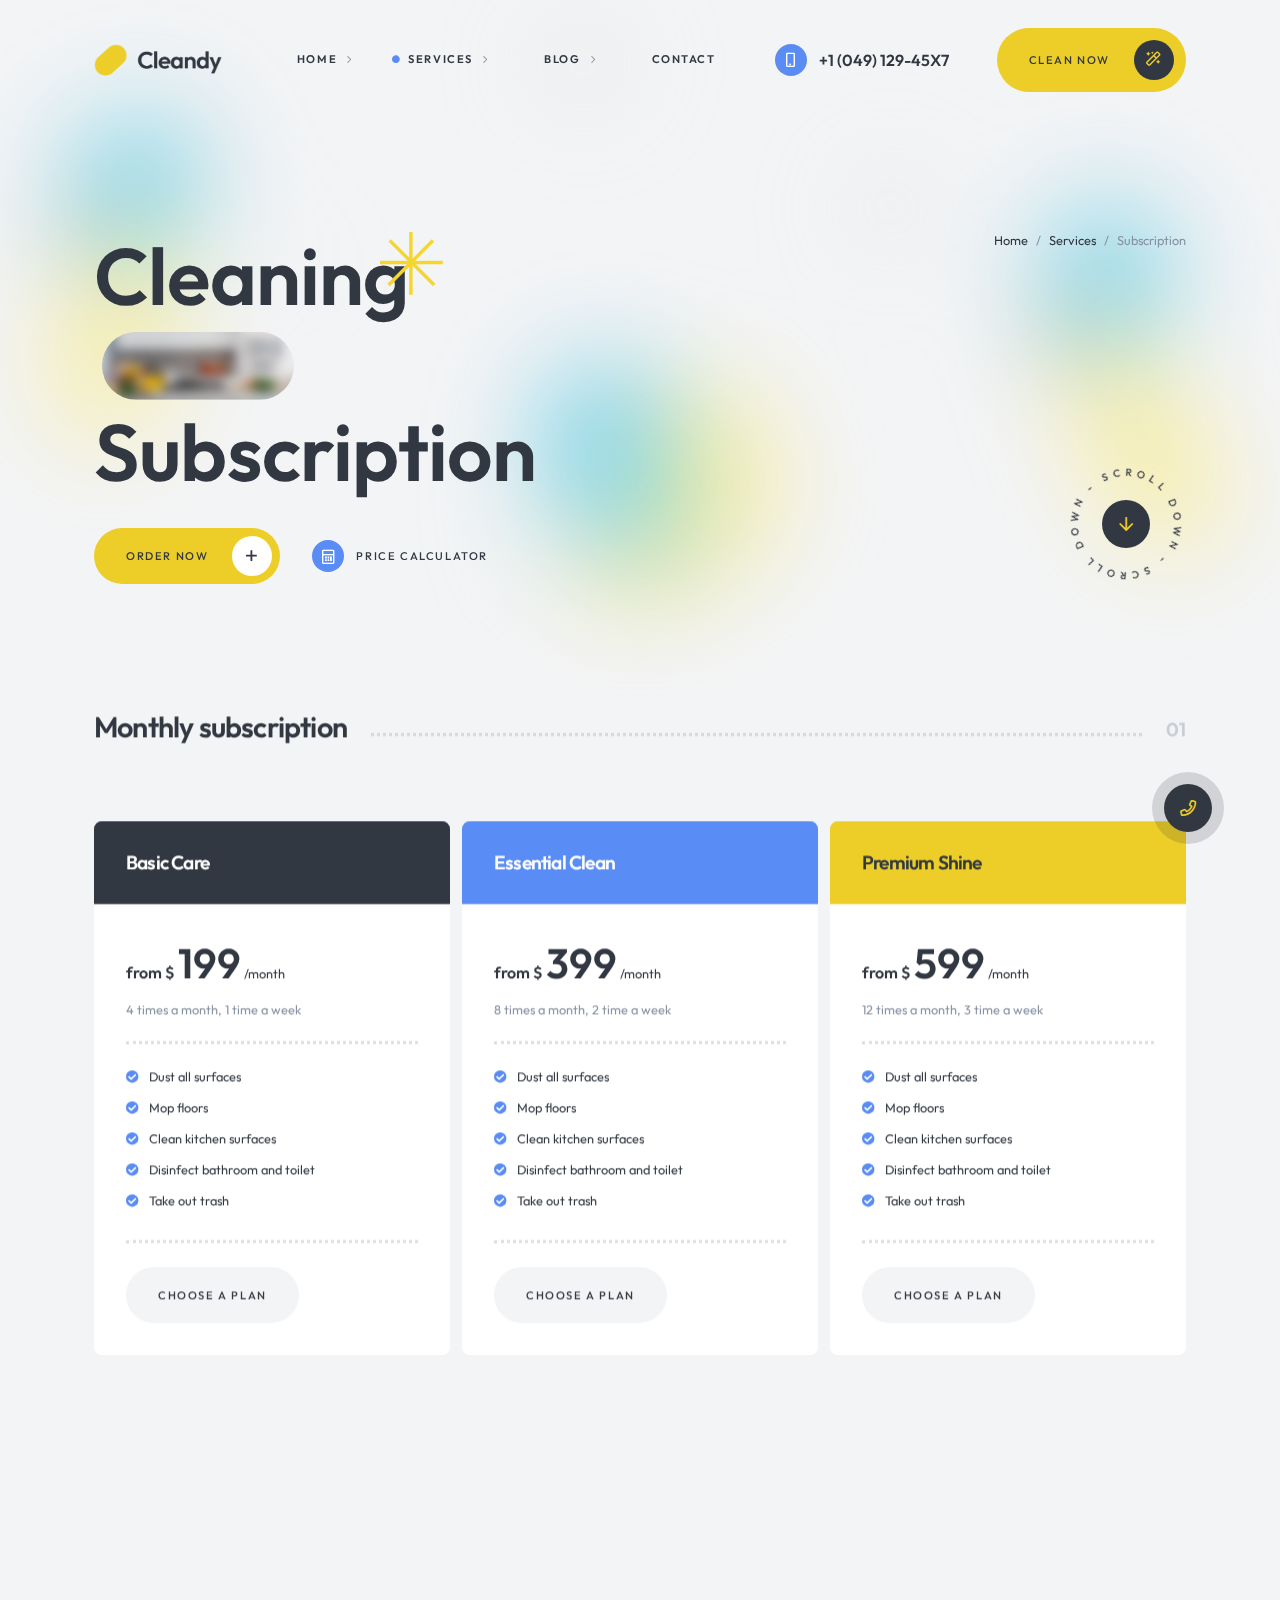
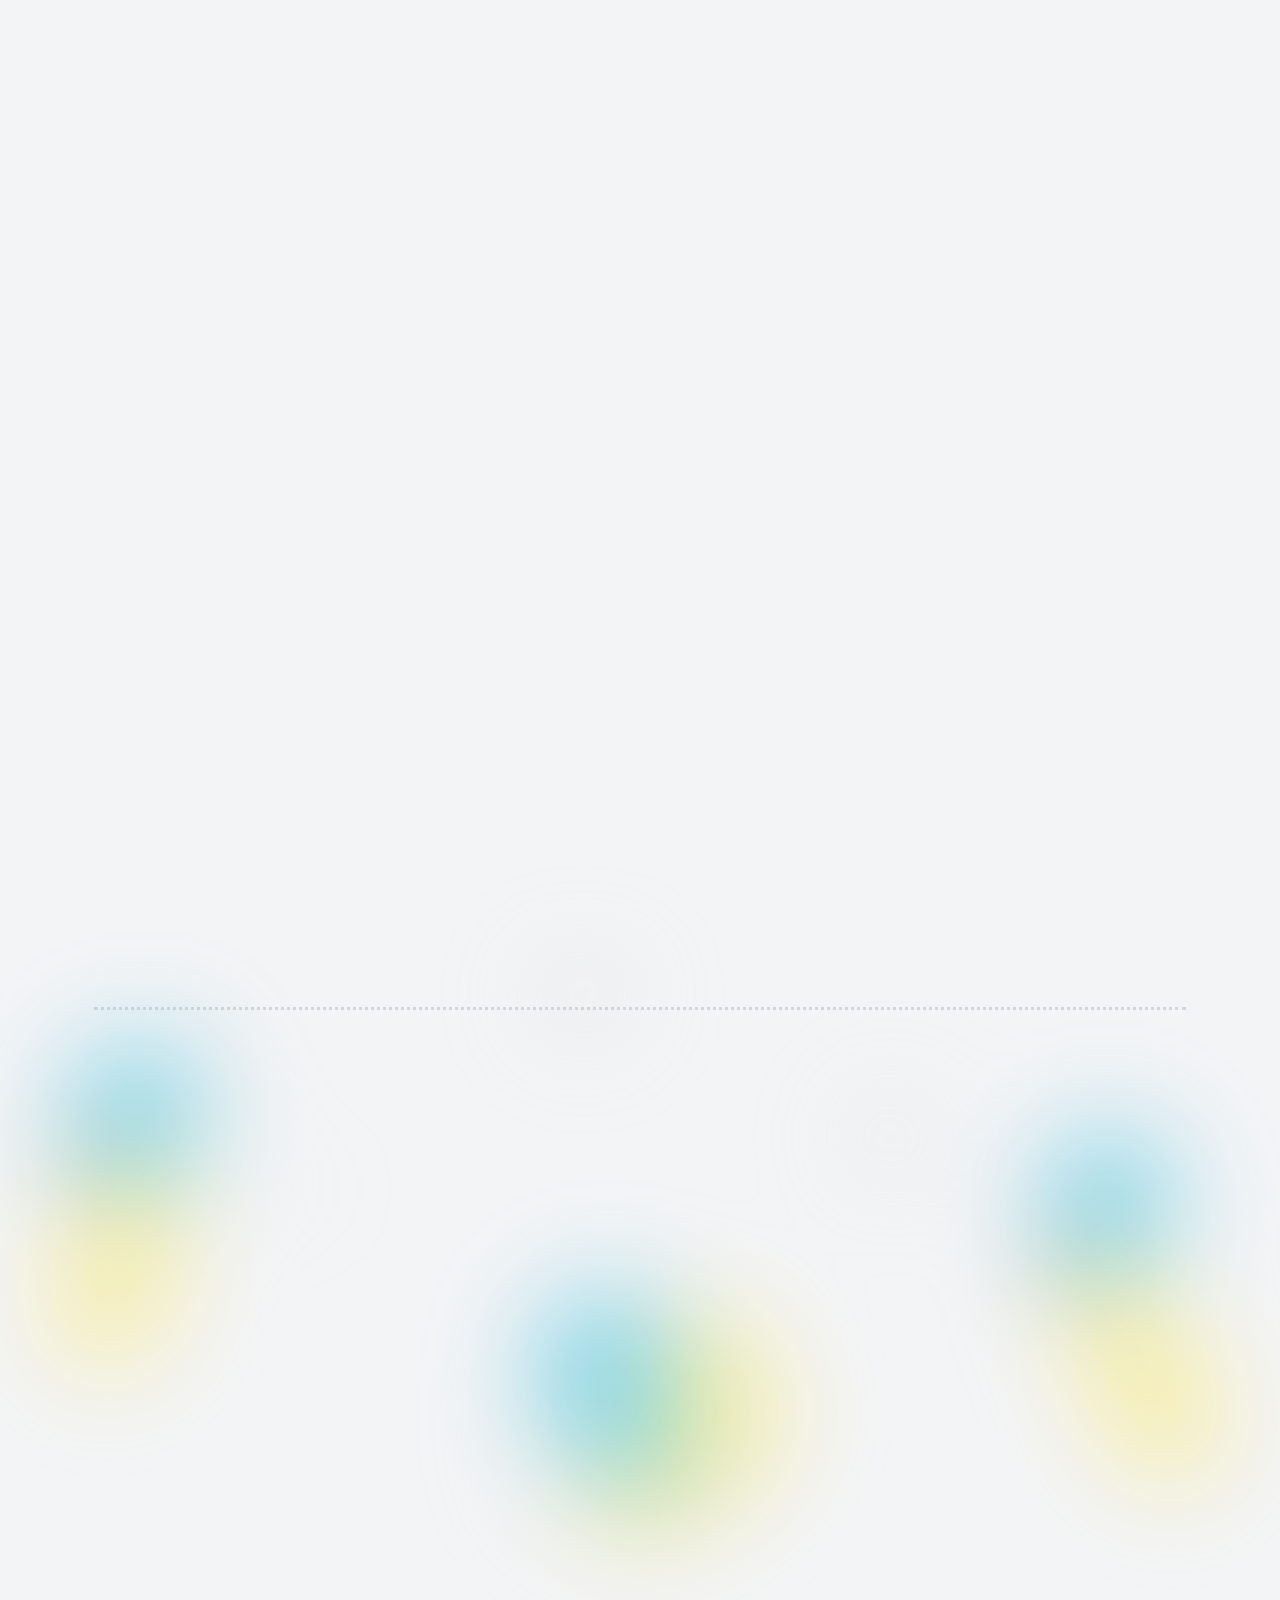
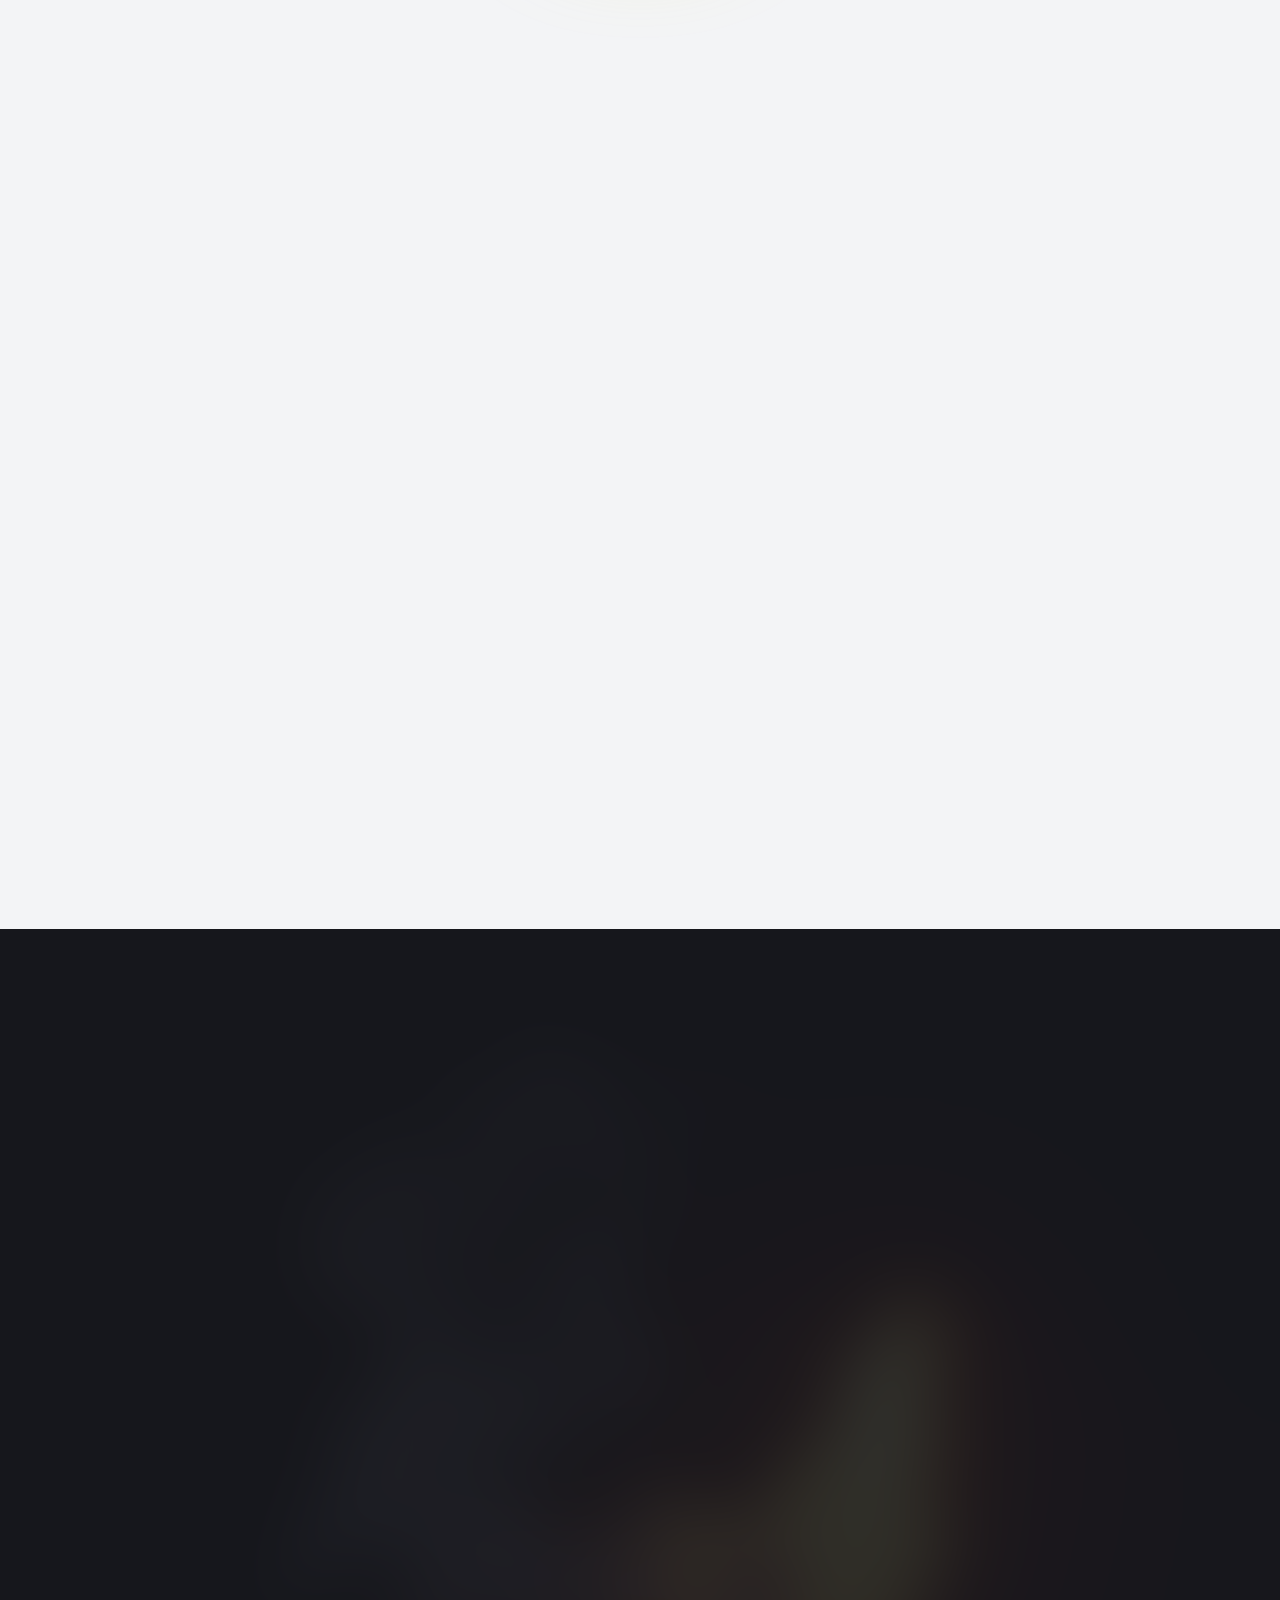
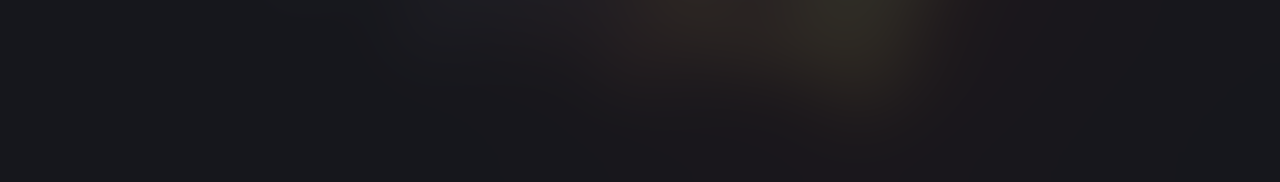
<file: subscription.html>
<!DOCTYPE html>
<html lang="zxx">

<head>

    <meta charset="UTF-8">
    <meta name="viewport" content="width=device-width, initial-scale=1.0">
    <meta http-equiv="X-UA-Compatible" content="ie=edge">
    <!-- chome mobile panel color -->
    <meta name="theme-color" content="#EDCE29">
    <!-- favicon -->
    <link rel="shortcut icon" href="img/ui/favicon.png" type="image/x-icon">

    <!-- bootstrap grid css -->
    <link rel="stylesheet" href="css/plugins/bootstrap-grid.css">
    <!-- swiper css -->
    <link rel="stylesheet" href="css/plugins/swiper.css">
    <!-- fancybox css -->
    <link rel="stylesheet" href="css/plugins/fancybox.css">
    <!-- font awesome css -->
    <link rel="stylesheet" href="css/plugins/fontawesome.css">
    <!-- main css -->
    <link rel="stylesheet" href="css/style.css">
    <!-- page title -->
    <title>Cleandy</title>

</head>

<body>

    <!-- page wrapper -->
    <div class="mil-page-wrapper">

        <!-- static content -->
        <div class="mil-preloader-frame">
            <div class="mil-preloader-content">
                <img src="img/ui/logo.png" alt="logo">
                <div class="mil-preloader">
                    <div class="mil-preload-line"></div>
                </div>
                <div class="mil-fs-18 mil-pre-text mil-m-1 mil-fw-600">loading: <span class="mil-percent">00</span> %</div>
            </div>
        </div>
        <div class="mil-top-panel">
            <div class="container">
                <div class="mil-tp-content">
                    <div class="mil-left">
                        <a href="#top" class="mil-logo mil-hover-bri-105" style="width: 16rem">
                            <img src="img/ui/logo.png" alt="logo">
                            <img src="img/ui/logo-light.png" alt="logo" class="mil-light">
                        </a>
                    </div>
                    <nav class="mil-main-menu">
                        <ul id="swupMenu" class="mil-menu-transition mil-aic mil-m-4">
                            <li class="mil-has-children">
                                <a href="">Home</a>
                                <ul>
                                    <li>
                                        <a href="home-1.html">Home type 1</a>
                                    </li>
                                    <li>
                                        <a href="home-2.html">Home type 2</a>
                                    </li>
                                    <li>
                                        <a href="home-3.html">Home type 3</a>
                                    </li>
                                    <li>
                                        <a href="home-4.html">Home type 4</a>
                                    </li>
                                    <li>
                                        <a href="home-5.html">Home type 5</a>
                                    </li>
                                </ul>
                            </li>
                            <li class="mil-has-children mil-current">
                                <a href="">Services</a>
                                <ul>
                                    <li>
                                        <a href="services.html">Services</a>
                                    </li>
                                    <li>
                                        <a href="service-1.html">Single service type 1</a>
                                    </li>
                                    <li>
                                        <a href="service-2.html">Single service type 2</a>
                                    </li>
                                    <li>
                                        <a href="subscription.html">Subscription</a>
                                    </li>
                                    <li>
                                        <a href="calculator.html">Price Calculator</a>
                                    </li>
                                </ul>
                            </li>
                            <li class="mil-has-children">
                                <a href="">Blog</a>
                                <ul>
                                    <li>
                                        <a href="blog.html">Blog list</a>
                                    </li>
                                    <li>
                                        <a href="publication.html">Publication</a>
                                    </li>
                                </ul>
                            </li>
                            <li>
                                <a href="contact.html">Contact</a>
                            </li>
                        </ul>
                    </nav>
                    <div class="mil-right mil-jce">
                        <div class="mil-tp-phone mil-aic mil-mr-60 mil-sm-mr-15">
                            <i class="far fa-mobile mil-icon mil-sm mil-bg-a-2 mil-m-4 mil-mr-15 mil-sm-hidden" style="padding-top: .2rem"></i>
                            <a href="tel:+380123456789" class="mil-fw-600" data-no-swup>+1 (049) 129-45X7</a>
                        </div>
                        <a href="contact.html" class="mil-btn mil-lg mil-bg-a-1 mil-br-xl mil-hover-bri-105 mil-icon-btn mil-hover-scale mil-md-hidden"><span>Clean now</span><i class="far fa-magic mil-bg-m-1 mil-a-1"></i></a>
                        <div class="mil-menu-btn">
                            <span></span>
                        </div>
                    </div>
                </div>
            </div>
        </div>
        <div class="mil-right-buttons-frame">
            <div class="mil-order-call-window">
                <div class="mil-ocw-content">
                    <div class="row mil-aic">
                        <div class="col-lg-7">
                            <form>
                                <h4 class="mil-fs-28 mil-mb-30">Leave your number, <br>and we'll call you back</h4>
                                <div class="mil-input-frame mil-mb-15">
                                    <input type="text" id="user-name-2" name="user-name" placeholder="Name" class="mil-br-md mil-bg-m-3" autocomplete="name">
                                    <i class="far fa-user mil-a-2"></i>
                                </div>
                                <div class="mil-input-frame mil-mb-30">
                                    <input type="tel" id="user-phone-2" name="user-tel" class="mil-phone-input mil-br-md mil-bg-m-3" placeholder="+38 (___) ___-__-__" autocomplete="tel">
                                    <i class="far fa-mobile mil-a-2"></i>
                                </div>
                                <button class="mil-btn mil-bg-a-1 mil-icon-btn mil-br-xl mil-hover-bri-105 mil-hover-scale" type="submit">Order a call<i class="far fa-arrow-right mil-bg-m-1 mil-a-1"></i></button>
                            </form>
                        </div>
                        <div class="col-lg-5">
                            <img src="img/ui/cc.jpg" alt="callcenter" class="mil-ocw-img mil-br-sm">
                        </div>
                    </div>
                </div>
            </div>
            <div class="mil-right-buttons">
                <a href="#top" class="mil-side-btn mil-back-to-top mil-hover-bri-120">
                    <i class="far fa-arrow-up mil-a-1"></i>
                </a>
                <button class="mil-side-btn mil-open-window mil-hover-bri-120"></button>
            </div>
        </div>
        <div class="mil-discount-popup">
            <div class="mil-popup-window">
                <div class="mil-envelope-top">
                    <i class="fal fa-times mil-close-popup"></i>
                    <svg viewBox="0 0 555 224" fill="none" xmlns="http://www.w3.org/2000/svg">
                        <g filter="url(#filter0_d_658_621)">
                            <path d="M15 180.242C15 169.665 20.5702 159.869 29.6603 154.461L262.16 16.1269C271.613 10.5024 283.387 10.5024 292.84 16.1269L525.34 154.461C534.43 159.869 540 169.665 540 180.242V205H15V180.242Z" fill="white" />
                        </g>
                        <path d="M90 153L277.931 43L465 153" stroke="#CC4E4E" stroke-opacity="0.04" stroke-width="34" stroke-linecap="round" />
                        <defs>
                            <filter id="filter0_d_658_621" x="0" y="0.908447" width="555" height="223.092" filterUnits="userSpaceOnUse" color-interpolation-filters="sRGB">
                                <feFlood flood-opacity="0" result="BackgroundImageFix" />
                                <feColorMatrix in="SourceAlpha" type="matrix" values="0 0 0 0 0 0 0 0 0 0 0 0 0 0 0 0 0 0 127 0" result="hardAlpha" />
                                <feOffset dy="4" />
                                <feGaussianBlur stdDeviation="7.5" />
                                <feComposite in2="hardAlpha" operator="out" />
                                <feColorMatrix type="matrix" values="0 0 0 0 0 0 0 0 0 0 0 0 0 0 0 0 0 0 0.15 0" />
                                <feBlend mode="normal" in2="BackgroundImageFix" result="effect1_dropShadow_658_621" />
                                <feBlend mode="normal" in="SourceGraphic" in2="effect1_dropShadow_658_621" result="shape" />
                            </filter>
                        </defs>
                    </svg>
                    <div class="mil-discount-card">
                        <div class="mil-text-part mil-aic mil-bg-a-1">
                            <div class="mil-aic">
                                <div class="mil-dscnt-star mil-invert">
                                    <img src="img/ui/star.svg" alt="star">
                                    <div class="mil-fs-40 mil-lh-100 mil-m-3 mil-fw-700"><span>50</span>%</div>
                                </div>
                                <div>
                                    <p class="mil-m-1 mil-mb-15 mil-opacity-7">Hurry up!</p>
                                    <h3 class="mil-fs-32 mil-mb-20">Discount for the first cleaning <span class="mil-m-4">*</span></h3>
                                    <p class="mil-m-1 mil-opacity-7">Limited time offer!</p>
                                </div>
                            </div>
                        </div>
                        <div class="mil-dscnt-part">
                            <img src="img/ui/discount.svg" alt="discount">
                            <div class="mil-up-text mil-m-4"><img src="img/ui/logo-light.png" alt="logo" style="width: 11rem; height: auto; margin-left: -.5rem"></div>
                        </div>
                    </div>
                </div>
                <div class="mil-envelope-body mil-tac mil-br-lg">
                    <h4 class="mil-fs-36 mil-mb-60">🔥 Wow! That's so lucky! 🥳</h4>
                    <form>
                        <div class="row">
                            <div class="col-6 mil-mb-15">
                                <div class="mil-input-frame">
                                    <input type="text" id="user-name-3" name="user-name" placeholder="Name" class="mil-br-md mil-bg-m-3" autocomplete="name">
                                    <i class="far fa-user mil-a-2"></i>
                                </div>
                            </div>
                            <div class="col-6 mil-mb-15">
                                <div class="mil-input-frame">
                                    <input type="email" id="user-email-3" name="user-email" placeholder="Email" class="mil-br-md mil-bg-m-3" autocomplete="email">
                                    <i class="far fa-at mil-a-2"></i>
                                </div>
                            </div>
                            <div class="col-md-12 mil-mb-15">
                                <div class="mil-input-frame">
                                    <input type="tel" id="user-phone-3" name="user-tel" class="mil-phone-input mil-br-md mil-bg-m-3" placeholder="+38 (___) ___-__-__" autocomplete="tel">
                                    <i class="far fa-mobile mil-a-2"></i>
                                </div>
                            </div>
                            <div class="col-lg-12 mil-aic mil-mt-15">
                                <p class="mil-fs-14 mil-m-2 mil-tal">By clicking the send button, you agree to the rules for processing personal data</p>
                                <button class="mil-btn mil-bg-a-1 mil-icon-btn mil-br-xl mil-hover-bri-105 mil-hover-scale mil-ml-60 mil-sm-ml-30" type="submit">Get it now<i class="far fa-arrow-right mil-bg-m-1 mil-a-1"></i></button>
                            </div>
                        </div>
                    </form>
                </div>
            </div>
        </div>
        <!-- static content end -->


        <!-- dynamic content -->
        <div id="swupMain" class="transition-fade">

            <!-- hero -->
            <div class="mil-hero-inner mil-relative" id="top">
                <img src="img/ui/bg.png" alt="background" class="mil-bg" style="top: 0">
                <div class="container mil-column mil-jcb mil-h-100">
                    <div class="row mil-jcb mil-h-100">
                        <div class="col-lg-7 mil-mb-60">
                            <div class="mil-main-title mil-jcc mil-ais mil-column">
                                <div class="mil-column mil-sm-mb-0 mil-w-100">
                                    <div class="mil-aic">
                                        <div class="mil-word-frame">
                                            <svg width="89" height="89" viewBox="0 0 89 89" fill="none" xmlns="http://www.w3.org/2000/svg" class="mil-text-star" style="top: -15%;right: -15%">
                                                <rect x="42.1406" y="13.0017" width="3.46874" height="62.7841" fill="#F6D62D" />
                                                <rect x="13.0078" y="45.2607" width="3.46874" height="62.7841" transform="rotate(-90 13.0078 45.2607)" fill="#F6D62D" />
                                                <rect x="21.5859" y="22.8096" width="3.46874" height="62.7841" transform="rotate(-45 21.5859 22.8096)" fill="#F6D62D" />
                                                <rect x="22.8125" y="67.2046" width="3.46874" height="62.7841" transform="rotate(-135 22.8125 67.2046)" fill="#F6D62D" />
                                            </svg>
                                            <h1 class="mil-fs-100 mil-sm-fs-72 mil-lh-110">Cleaning</h1>
                                        </div>
                                    </div>
                                    <div class="mil-word-frame mil-mb-40">
                                        <h1 class="mil-fs-100 mil-sm-fs-72 mil-lh-110"><img src="img/ui/t8.jpg" alt="image" class="mil-text-image mil-long"> Subscription</h1>
                                    </div>
                                    <div class="mil-aic">
                                        <a href="contact.html" class="mil-btn mil-icon-btn mil-bg-a-1 mil-br-xl mil-hover-bri-105 mil-hover-scale mil-mr-40">Order now<i class="far fa-plus mil-bg-m-4 mil-m-1"></i></a>
                                        <a href="calculator.html" class="mil-link mil-m-1 mil-reverse">Price Calculator<i class="far fa-calculator mil-bg-a-2 mil-m-4" style="padding: .2rem 0 0 .2rem"></i></a>
                                    </div>
                                </div>
                            </div>
                        </div>
                        <div class="mil-column col-lg-5 mil-jcb mil-aie mil-sm-ais mil-mb-60">
                            <ul class="mil-breadcrumbs mil-mb-60">
                                <li><a href="home-1.html">Home</a></li>
                                <li><a href="services.html">Services</a></li>
                                <li><a href="subscription.html">Subscription</a></li>
                            </ul>
                            <div class="mil-circle-text-position">
                                <div class="mil-circle-text mil-rotate mil-accent-inside" data-value="360">
                                    <svg version="1.1" xmlns="http://www.w3.org/2000/svg" xmlns:xlink="http://www.w3.org/1999/xlink" x="0px" y="0px" viewBox="0 0 300 300" enable-background="new 0 0 300 300" xml:space="preserve">
                                        <defs>
                                            <path id="circlePath" d="M 150, 150 m -60, 0 a 60,60 0 0,1 120,0 a 60,60 0 0,1 -120,0 " />
                                        </defs>
                                        <circle cx="150" cy="100" r="75" fill="none" />
                                        <g>
                                            <use xlink:href="#circlePath" fill="none" />
                                            <text class="mil-link mil-dark" style="letter-spacing: .75rem">
                                                <textPath xlink:href="#circlePath">Scroll down - Scroll down - </textPath>
                                            </text>
                                        </g>
                                    </svg>
                                </div>
                                <a href="#scroll" class="far fa-arrow-down mil-bg-m-1 mil-a-1"></a>
                            </div>
                        </div>
                    </div>
                </div>
            </div>
            <!-- hero end -->

            <!-- subscription -->
            <div class="mil-p-0-15" id="scroll">
                <div class="container">
                    <div class="mil-section-title mil-mb-f mil-up">
                        <h2 class="mil-fs-36">Monthly subscription</h2>
                        <div class="mil-dots"></div>
                        <b class="mil-fs-24">01</b>
                    </div>
                    <div class="row">
                        <div class="col-md-6 col-lg-4 mil-mb-15 mil-up">
                            <a href="contact.html" class="mil-subscription-card mil-bg-m-4 mil-br-md">
                                <div class="mil-card-head mil-bg-m-1">
                                    <h4 class="mil-fs-24 mil-m-4">Basic Care</h4>
                                </div>
                                <div class="mil-card-body">
                                    <div class="mil-m-1 mil-fs-20 mil-fw-600 mil-mb-15">from $ <span class="mil-fs-52">199</span> <span class="mil-fw-400 mil-fs-16">/month</span></div>
                                    <p class="mil-mb-30">4 times a month, 1 time a week</p>

                                    <div class="mil-dots mil-mb-30"></div>
                                    <div class="col-sm-12">
                                        <ul class="mil-check-list mil-mb-40">
                                            <li>Dust all surfaces</li>
                                            <li>Mop floors</li>
                                            <li>Clean kitchen surfaces</li>
                                            <li>Disinfect bathroom and toilet</li>
                                            <li>Take out trash</li>
                                        </ul>
                                        <div class="mil-dots mil-mb-30"></div>
                                        <div>
                                            <div class="mil-btn mil-bg-m-3 mil-br-xl mil-hover-bg-a-1 mil-hover-scale">Choose a plan</div>
                                        </div>
                                    </div>
                                </div>
                            </a>
                        </div>
                        <div class="col-md-6 col-lg-4 mil-mb-15 mil-up">
                            <a href="contact.html" class="mil-subscription-card mil-bg-m-4 mil-br-md">
                                <div class="mil-card-head mil-bg-a-2">
                                    <h4 class="mil-fs-24 mil-m-4">Essential Clean</h4>
                                </div>
                                <div class="mil-card-body">
                                    <div class="mil-m-1 mil-fs-20 mil-fw-600 mil-mb-15">from $ <span class="mil-fs-52">399</span> <span class="mil-fw-400 mil-fs-16">/month</span></div>
                                    <p class="mil-mb-30">8 times a month, 2 time a week</p>

                                    <div class="mil-dots mil-mb-30"></div>
                                    <div class="col-sm-12">
                                        <ul class="mil-check-list mil-mb-40">
                                            <li>Dust all surfaces</li>
                                            <li>Mop floors</li>
                                            <li>Clean kitchen surfaces</li>
                                            <li>Disinfect bathroom and toilet</li>
                                            <li>Take out trash</li>
                                        </ul>
                                        <div class="mil-dots mil-mb-30"></div>
                                        <div>
                                            <div class="mil-btn mil-bg-m-3 mil-br-xl mil-hover-bg-a-1 mil-hover-scale">Choose a plan</div>
                                        </div>
                                    </div>
                                </div>
                            </a>
                        </div>
                        <div class="col-md-6 col-lg-4 mil-mb-15 mil-up">
                            <a href="contact.html" class="mil-subscription-card mil-bg-m-4 mil-br-md">
                                <div class="mil-card-head mil-bg-a-1">
                                    <h4 class="mil-fs-24 mil-m-1">Premium Shine</h4>
                                </div>
                                <div class="mil-card-body">
                                    <div class="mil-m-1 mil-fs-20 mil-fw-600 mil-mb-15">from $ <span class="mil-fs-52">599</span> <span class="mil-fw-400 mil-fs-16">/month</span></div>
                                    <p class="mil-mb-30">12 times a month, 3 time a week</p>

                                    <div class="mil-dots mil-mb-30"></div>
                                    <div class="col-sm-12">
                                        <ul class="mil-check-list mil-mb-40">
                                            <li>Dust all surfaces</li>
                                            <li>Mop floors</li>
                                            <li>Clean kitchen surfaces</li>
                                            <li>Disinfect bathroom and toilet</li>
                                            <li>Take out trash</li>
                                        </ul>
                                        <div class="mil-dots mil-mb-30"></div>
                                        <div>
                                            <div class="mil-btn mil-bg-m-3 mil-br-xl mil-hover-bg-a-1 mil-hover-scale">Choose a plan</div>
                                        </div>
                                    </div>
                                </div>
                            </a>
                        </div>
                    </div>
                </div>
            </div>
            <!-- subscription end -->

            <!-- subscription -->
            <div class="mil-p-0-15">
                <div class="container">
                    <div class="mil-section-title mil-mb-f mil-up">
                        <h2 class="mil-fs-36">Annual subscription</h2>
                        <div class="mil-dots"></div>
                        <b class="mil-fs-24">02</b>
                    </div>
                    <div class="row">
                        <div class="col-md-6 col-lg-4 mil-mb-15 mil-up">
                            <a href="contact.html" class="mil-subscription-card mil-bg-m-4 mil-br-md">
                                <div class="mil-card-head mil-bg-m-1">
                                    <h4 class="mil-fs-24 mil-m-4">Basic Care</h4>
                                </div>
                                <div class="mil-card-body">
                                    <div class="mil-m-1 mil-fs-20 mil-fw-600 mil-mb-15">from $ <span class="mil-fs-52">1999</span> <span class="mil-fw-400 mil-fs-16">/year</span></div>
                                    <p class="mil-mb-30">4 times a month, 1 time a week, 48 in total</p>

                                    <div class="mil-dots mil-mb-30"></div>
                                    <div class="col-sm-12">
                                        <ul class="mil-check-list mil-mb-40">
                                            <li>Dust all surfaces</li>
                                            <li>Mop floors</li>
                                            <li>Clean kitchen surfaces</li>
                                            <li>Disinfect bathroom and toilet</li>
                                            <li>Take out trash</li>
                                        </ul>
                                        <div class="mil-dots mil-mb-30"></div>
                                        <div>
                                            <div class="mil-btn mil-bg-m-3 mil-br-xl mil-hover-bg-a-1 mil-hover-scale">Choose a plan</div>
                                        </div>
                                    </div>
                                </div>
                            </a>
                        </div>
                        <div class="col-md-6 col-lg-4 mil-mb-15 mil-up">
                            <a href="contact.html" class="mil-subscription-card mil-bg-m-4 mil-br-md">
                                <div class="mil-card-head mil-bg-a-2">
                                    <h4 class="mil-fs-24 mil-m-4">Essential Clean</h4>
                                </div>
                                <div class="mil-card-body">
                                    <div class="mil-m-1 mil-fs-20 mil-fw-600 mil-mb-15">from $ <span class="mil-fs-52">3999</span> <span class="mil-fw-400 mil-fs-16">/year</span></div>
                                    <p class="mil-mb-30">8 times a month, 2 time a week, 96 in total</p>

                                    <div class="mil-dots mil-mb-30"></div>
                                    <div class="col-sm-12">
                                        <ul class="mil-check-list mil-mb-40">
                                            <li>Dust all surfaces</li>
                                            <li>Mop floors</li>
                                            <li>Clean kitchen surfaces</li>
                                            <li>Disinfect bathroom and toilet</li>
                                            <li>Take out trash</li>
                                        </ul>
                                        <div class="mil-dots mil-mb-30"></div>
                                        <div>
                                            <div class="mil-btn mil-bg-m-3 mil-br-xl mil-hover-bg-a-1 mil-hover-scale">Choose a plan</div>
                                        </div>
                                    </div>
                                </div>
                            </a>
                        </div>
                        <div class="col-md-6 col-lg-4 mil-mb-15 mil-up">
                            <a href="contact.html" class="mil-subscription-card mil-bg-m-4 mil-br-md">
                                <div class="mil-card-head mil-bg-a-1">
                                    <h4 class="mil-fs-24 mil-m-1">Premium Shine</h4>
                                </div>
                                <div class="mil-card-body">
                                    <div class="mil-m-1 mil-fs-20 mil-fw-600 mil-mb-15">from $ <span class="mil-fs-52">5999</span> <span class="mil-fw-400 mil-fs-16">/year</span></div>
                                    <p class="mil-mb-30">12 times a month, 3 time a week, 144 in total</p>

                                    <div class="mil-dots mil-mb-30"></div>
                                    <div class="col-sm-12">
                                        <ul class="mil-check-list mil-mb-40">
                                            <li>Dust all surfaces</li>
                                            <li>Mop floors</li>
                                            <li>Clean kitchen surfaces</li>
                                            <li>Disinfect bathroom and toilet</li>
                                            <li>Take out trash</li>
                                        </ul>
                                        <div class="mil-dots mil-mb-30"></div>
                                        <div>
                                            <div class="mil-btn mil-bg-m-3 mil-br-xl mil-hover-bg-a-1 mil-hover-scale">Choose a plan</div>
                                        </div>
                                    </div>
                                </div>
                            </a>
                        </div>
                    </div>
                </div>
            </div>
            <!-- subscription end -->

            <!-- services -->
            <div class="mil-p-0-15">
                <div class="container">
                    <div class="mil-section-title mil-mb-f mil-up">
                        <h2 class="mil-fs-36">Additional services</h2>
                        <div class="mil-dots"></div>
                        <b class="mil-fs-24">03</b>
                    </div>
                    <div class="row">
                        <div class="col-sm-6 col-md-4 col-xl-3 mil-mb-15 mil-up">
                            <a href="service-1.html" class="mil-service-card mil-bg-m-4 mil-br-md">
                                <div class="mil-jcs mil-aic">
                                    <img src="img/ui/icons/1.png" alt="icon" class="mil-card-icon mil-mr-30">
                                    <h3 class="mil-fs-24 mil-lh-110">Window cleaning</h3>
                                </div>
                            </a>
                        </div>
                        <div class="col-sm-6 col-md-4 col-xl-3 mil-mb-15 mil-up">
                            <a href="service-1.html" class="mil-service-card mil-bg-m-4 mil-br-md">
                                <div class="mil-jcs mil-aic">
                                    <img src="img/ui/icons/2.png" alt="icon" class="mil-card-icon mil-mr-30">
                                    <h3 class="mil-fs-24 mil-lh-110">Dry cleaning</h3>
                                </div>
                            </a>
                        </div>
                        <div class="col-sm-6 col-md-4 col-xl-3 mil-mb-15 mil-up">
                            <a href="service-1.html" class="mil-service-card mil-bg-m-4 mil-br-md">
                                <div class="mil-jcs mil-aic">
                                    <img src="img/ui/icons/3.png" alt="icon" class="mil-card-icon mil-mr-30">
                                    <h3 class="mil-fs-24 mil-lh-110">Post-construction</h3>
                                </div>
                            </a>
                        </div>
                        <div class="col-sm-6 col-md-4 col-xl-3 mil-mb-15 mil-up">
                            <a href="service-1.html" class="mil-service-card mil-bg-m-4 mil-br-md">
                                <div class="mil-jcs mil-aic">
                                    <img src="img/ui/icons/4.png" alt="icon" class="mil-card-icon mil-mr-30">
                                    <h3 class="mil-fs-24 mil-lh-110">Pools cleaning</h3>
                                </div>
                            </a>
                        </div>
                        <div class="col-sm-6 col-md-4 col-xl-3 mil-mb-15 mil-up">
                            <a href="service-1.html" class="mil-service-card mil-bg-m-4 mil-br-md">
                                <div class="mil-jcs mil-aic">
                                    <img src="img/ui/icons/5.png" alt="icon" class="mil-card-icon mil-mr-30">
                                    <h3 class="mil-fs-24 mil-lh-110">landscaping</h3>
                                </div>
                            </a>
                        </div>
                        <div class="col-sm-6 col-md-4 col-xl-3 mil-mb-15 mil-up">
                            <a href="service-1.html" class="mil-service-card mil-bg-m-4 mil-br-md">
                                <div class="mil-jcs mil-aic">
                                    <img src="img/ui/icons/6.png" alt="icon" class="mil-card-icon mil-mr-30">
                                    <h3 class="mil-fs-24 mil-lh-110">Cosmetic repairs</h3>
                                </div>
                            </a>
                        </div>
                        <div class="col-sm-6 col-md-4 col-xl-3 mil-mb-15 mil-up">
                            <a href="service-1.html" class="mil-service-card mil-bg-m-4 mil-br-md">
                                <div class="mil-jcs mil-aic">
                                    <img src="img/ui/icons/7.png" alt="icon" class="mil-card-icon mil-mr-30">
                                    <h3 class="mil-fs-24 mil-lh-110">By agreement</h3>
                                </div>
                            </a>
                        </div>
                    </div>
                </div>
            </div>
            <!-- services end -->

            <div class="container">
                <div class="mil-dots"></div>
            </div>

            <!-- call to action -->
            <div class="mil-p-f-0 mil-relative">
                <img src="img/ui/bg.png" alt="background" class="mil-bg" style="top: -10rem">
                <div class="container">
                    <div class="mil-hero-cards-frame">
                        <div class="row">
                            <div class="col-lg-7 col-xxl-4 mil-mb-15 mil-up">
                                <div class="mil-hero-users-card mil-bg-a-2 mil-br-md">
                                    <div class="mil-aic mil-mb-30">
                                        <ul class="mil-users-inline">
                                            <li><img src="img/users/1.jpg" alt="User"></li>
                                            <li><img src="img/users/2.jpg" alt="User"></li>
                                            <li><img src="img/users/3.jpg" alt="User"></li>
                                            <li><img src="img/users/4.jpg" alt="User"></li>
                                        </ul>
                                        <span class="mil-fs-32 mil-fw-700 mil-m-4 mil-ml-30">117+</span>
                                    </div>
                                    <p class="mil-fs-18 mil-m-4 mil-mr-15 mil-sm-mr-0" style="opacity: .7">More than 117+ customers have already appreciated all our advantages. Try it for yourself!</p>
                                </div>
                            </div>
                            <div class="col-lg-5 col-xxl-3 mil-mb-15 mil-up">
                                <div class="mil-hero-reviews-card mil-bg-m-4 mil-br-md">
                                    <h3 class="mil-fs-32 mil-mb-30 mil-m-1">Do you have any questions?</h3>
                                    <a href="#faq" class="mil-link mil-m-1">Yes, I do <i class="far fa-arrow-right mil-bg-a-1 mil-m-1" style="padding: .2rem 0 0 .2rem"></i></a>
                                </div>
                            </div>
                            <div class="col-lg-12 col-xxl-5 mil-mb-15 mil-up">
                                <div class="mil-discount-card mil-hover-move mil-call-popup">
                                    <div class="mil-text-part mil-aic mil-bg-a-1">
                                        <div class="mil-aic">
                                            <div class="mil-dscnt-star mil-invert">
                                                <img src="img/ui/star.svg" alt="star">
                                                <div class="mil-fs-40 mil-lh-100 mil-m-3 mil-fw-700"><span class="mil-counter" data-number="50">50</span>%</div>
                                            </div>
                                            <div>
                                                <p class="mil-m-1 mil-mb-15 mil-opacity-7">Hurry up!</p>
                                                <h3 class="mil-fs-32 mil-mb-20">Discount for the first cleaning <span class="mil-m-4">*</span></h3>
                                                <p class="mil-m-1 mil-opacity-7">Limited time offer!</p>
                                            </div>
                                        </div>
                                    </div>
                                    <div class="mil-dscnt-part">
                                        <img src="img/ui/discount.svg" alt="discount">
                                        <div class="mil-up-text mil-m-4">Get it now</div>
                                    </div>
                                </div>
                            </div>
                        </div>
                    </div>
                    <div class="row">
                        <div class="col-lg-7 mil-mb-15">
                            <div class="mil-cta mil-br-lg mil-bg-a-1 mil-aicb mil-up">
                                <div class="row mil-jcb">
                                    <div class="col-lg-6 mil-mb-30">
                                        <h5 class="mil-fs-32 mil-m-1">Highly skilled professionals are always at your service.</h5>
                                    </div>
                                    <div class="col-lg-6 mil-jce mil-md-jcs mil-mb-30">
                                        <a href="calculator.html" class="mil-btn mil-icon-btn mil-bg-m-1 mil-m-4 mil-br-xl mil-hover-bri-105 mil-hover-scale">Price calculator<i class="far fa-arrow-right mil-bg-a-1 mil-m-1"></i></a>
                                    </div>
                                </div>
                            </div>
                        </div>
                        <div class="col-lg-5 mil-mb-15">
                            <div class="mil-cta mil-br-lg mil-bg-m-4 mil-jcc mil-column mil-up">
                                <h5 class="mil-fs-22 mil-md-fs-32 mil-m-1 mil-mb-15 mil-md-mb-30">We accept your requests 24 hours a day, 7 days a week</h5>
                                <a href="contact.html" class="mil-link mil-m-1 mil-mb-15">Get in touch<i class="far fa-arrow-right mil-bg-m-3 mil-m-1"></i></a>
                            </div>
                        </div>
                    </div>
                </div>
            </div>
            <!-- call to action end -->

            <!-- faq -->
            <div class="mil-p-f-30" id="faq">
                <div class="container">
                    <div class="mil-section-title mil-mb-f mil-up">
                        <h2 class="mil-fs-36">FAQ</h2>
                        <div class="mil-dots"></div>
                        <b class="mil-fs-24">04</b>
                    </div>
                    <div class="row mil-mb-60">
                        <div class="col-lg-6">
                            <div class="mil-mb-15 mil-up">
                                <button class="mil-accordion mil-fw-600 mil-fs-20">What cleaning services do you offer?<span class="mil-icon mil-sm mil-bg-m-3">+</span></button>
                                <div class="mil-panel">
                                    <p class="mil-lh-160 mil-fs-18">We offer a wide range of services, including residential cleaning, office cleaning, deep cleaning, move-in/move-out cleaning, and specialized cleaning such as carpet and upholstery cleaning.</p>
                                </div>
                            </div>
                            <div class="mil-mb-15 mil-up">
                                <button class="mil-accordion mil-fw-600 mil-fs-20">Do you use eco-friendly cleaning products?<span class="mil-icon mil-sm mil-bg-m-3">+</span></button>
                                <div class="mil-panel">
                                    <p class="mil-lh-160 mil-fs-18">Yes, we prioritize the health and safety of our clients and the environment. We offer eco-friendly cleaning solutions that are safe for children, pets, and people with allergies.</p>
                                </div>
                            </div>
                            <div class="mil-mb-15 mil-up">
                                <button class="mil-accordion mil-fw-600 mil-fs-20">How do I schedule a cleaning service?<span class="mil-icon mil-sm mil-bg-m-3">+</span></button>
                                <div class="mil-panel">
                                    <p class="mil-lh-160 mil-fs-18">You can easily schedule a cleaning service through our website or by giving us a call. Just choose your preferred date and time, and we'll handle the rest!</p>
                                </div>
                            </div>
                            <div class="mil-mb-15 mil-up">
                                <button class="mil-accordion mil-fw-600 mil-fs-20">Do I need to be home during the cleaning?<span class="mil-icon mil-sm mil-bg-m-3">+</span></button>
                                <div class="mil-panel">
                                    <p class="mil-lh-160 mil-fs-18">It’s entirely up to you! Some of our clients prefer to be home, while others provide us with access instructions. Rest assured, our cleaners are trustworthy and professional.</p>
                                </div>
                            </div>
                            <div class="mil-mb-15 mil-up">
                                <button class="mil-accordion mil-fw-600 mil-fs-20">What should I do before the cleaners arrive?<span class="mil-icon mil-sm mil-bg-m-3">+</span></button>
                                <div class="mil-panel">
                                    <p class="mil-lh-160 mil-fs-18">We recommend tidying up personal items and valuables before the cleaners arrive. This helps us focus on the cleaning tasks more efficiently.</p>
                                </div>
                            </div>
                        </div>
                        <div class="col-lg-6">
                            <div class="mil-mb-15 mil-up">
                                <button class="mil-accordion mil-fw-600 mil-fs-20">Are your cleaners insured and background-checked?<span class="mil-icon mil-sm mil-bg-m-3">+</span></button>
                                <div class="mil-panel">
                                    <p class="mil-lh-160 mil-fs-18">Yes, all of our cleaners are fully insured and undergo thorough background checks to ensure your peace of mind.</p>
                                </div>
                            </div>
                            <div class="mil-mb-15 mil-up">
                                <button class="mil-accordion mil-fw-600 mil-fs-20">What happens if I’m not satisfied with the cleaning?<span class="mil-icon mil-sm mil-bg-m-3">+</span></button>
                                <div class="mil-panel">
                                    <p class="mil-lh-160 mil-fs-18">Customer satisfaction is our top priority. If you're not completely happy with the service, please contact us within 24 hours, and we'll arrange a re-cleaning free of charge.</p>
                                </div>
                            </div>
                            <div class="mil-mb-15 mil-up">
                                <button class="mil-accordion mil-fw-600 mil-fs-20">Can I customize the cleaning service to fit my needs?<span class="mil-icon mil-sm mil-bg-m-3">+</span></button>
                                <div class="mil-panel">
                                    <p class="mil-lh-160 mil-fs-18">Absolutely! We offer flexible cleaning plans that can be tailored to meet your specific needs. Whether it’s a particular area that needs extra attention or special instructions, we’ve got you covered.</p>
                                </div>
                            </div>
                            <div class="mil-mb-15 mil-up">
                                <button class="mil-accordion mil-fw-600 mil-fs-20">Do you offer discounts for regular cleaning services?<span class="mil-icon mil-sm mil-bg-m-3">+</span></button>
                                <div class="mil-panel">
                                    <p class="mil-lh-160 mil-fs-18">Yes, we offer special pricing for recurring cleaning services. Whether you need weekly, bi-weekly, or monthly cleaning, we have <a href="" class="mil-text-link mil-a-1">Packages</a> that provide great value.</p>
                                </div>
                            </div>
                        </div>
                    </div>
                    <div class="row">
                        <div class="col-lg-6 mil-mb-30 mil-up">
                            <p class="mil-lh-160 mil-fs-18">Didn't find the answer to your question? Visit our Contact page and let us help! We're here to provide the information you need. Reach out to us anytime – we'd love to assist you!</p>
                        </div>
                        <div class="col-lg-6 mil-jce mil-sm-jcs mil-mb-30 mil-up">
                            <a href="contact.html" class="mil-btn mil-bg-m-2-light mil-br-xl mil-hover-bg-a-1 mil-hover-scale mil-icon-btn">Contact us<i class="far fa-envelope mil-bg-m-4 mil-m-1"></i></a>
                        </div>
                    </div>
                </div>
            </div>
            <!-- faq end -->

            <!-- footer -->
            <footer>
                <div class="mil-footer-bg">
                    <video class="mil-footer-bg mil-scale-img" data-value-1="1" data-value-2="1.3" autoplay="autoplay" loop="loop" muted playsinline oncontextmenu="return false;" preload="auto">
                        <source src="img/ui/footer.mp4">
                    </video>
                </div>
                <div class="mil-footer-content">
                    <div class="container">
                        <div class="row mil-p-f-60">
                            <div class="col-lg-7 col-md-6 col-sm-12 mil-mb-60">
                                <div class="row">
                                    <div class="col-8 col-md-6">
                                        <a href="#top" class="mil-logo mil-hover-bri-105 mil-mb-30 mil-up" style="width: 16rem">
                                            <img src="img/ui/logo-light.png" alt="logo" class="mil-light">
                                        </a>
                                        <p class="mil-mb-30 mil-fs-18 mil-up">Subscribe our newsletter</p>
                                        <form class="mil-subscribe mil-up">
                                            <input type="email" class="mil-bg-m-1 mil-br-xl" placeholder="Your email" id="subscribe" name="subscribe">
                                            <button type="submit" class="mil-bg-a-1"><i class="far fa-arrow-right"></i></button>
                                        </form>
                                    </div>
                                </div>
                            </div>
                            <div class="col-lg-5 col-md-6 col-sm-12 mil-mb-60">
                                <div class="row">
                                    <div class="col-6">
                                        <ul>
                                            <li class="mil-fs-24 mil-fw-600 mil-m-3 mil-hover-a-1 mil-mb-20 mil-up"><a href="home-2.html">Home</a></li>
                                            <li class="mil-fs-24 mil-fw-600 mil-m-3 mil-hover-a-1 mil-mb-20 mil-up"><a href="services.html">Services</a></li>
                                            <li class="mil-fs-24 mil-fw-600 mil-m-3 mil-hover-a-1 mil-mb-20 mil-up"><a href="calculator.html">Calculate price</a></li>
                                            <li class="mil-fs-24 mil-fw-600 mil-m-3 mil-hover-a-1 mil-mb-20 mil-up"><a href="blog.html">Blog</a></li>
                                            <li class="mil-fs-24 mil-fw-600 mil-m-3 mil-hover-a-1 mil-mb-20 mil-up"><a href="contact.html">Contact</a></li>
                                        </ul>
                                    </div>
                                    <div class="col-6">
                                        <ul>
                                            <li class="mil-up-text mil-hover-m-4 mil-mb-20 mil-up"><a href="service-1.html">Apartment</a></li>
                                            <li class="mil-up-text mil-hover-m-4 mil-mb-20 mil-up"><a href="service-2.html">Home</a></li>
                                            <li class="mil-up-text mil-hover-m-4 mil-mb-20 mil-up"><a href="service-1.html">Office</a></li>
                                            <li class="mil-up-text mil-hover-m-4 mil-mb-20 mil-up"><a href="service-2.html">Windows</a></li>
                                            <li class="mil-up-text mil-hover-m-4 mil-mb-20 mil-up"><a href="service-1.html">Pool</a></li>
                                        </ul>
                                    </div>
                                </div>
                            </div>
                        </div>
                        <div class="mil-dots mil-up"></div>
                        <div class="row mil-p-f-60 mil-sm-column-r">
                            <div class="col-lg-7 col-md-6 col-sm-12 mil-column mil-jcb mil-mb-60">
                                <ul class="mil-aic mil-mb-30 mil-up">
                                    <li class="mil-mr-20 mil-fs-20 mil-m-3">
                                        <a href="#." target="_blank" data-no-swup class="mil-hover-a-1">
                                            <i class="far fa-circle"></i>
                                        </a>
                                    </li>
                                    <li class="mil-mr-20 mil-fs-20 mil-m-3">
                                        <a href="#." target="_blank" data-no-swup class="mil-hover-a-1">
                                            <i class="far fa-circle"></i>
                                        </a>
                                    </li>
                                    <li class="mil-mr-20 mil-fs-20 mil-m-3">
                                        <a href="#." target="_blank" data-no-swup class="mil-hover-a-1">
                                            <i class="far fa-circle"></i>
                                        </a>
                                    </li>
                                    <li class="mil-fs-20 mil-m-3">
                                        <a href="#." target="_blank" data-no-swup class="mil-hover-a-1">
                                            <i class="far fa-circle"></i>
                                        </a>
                                    </li>
                                </ul>
                                <ul class="mil-aic mil-up">
                                    <li class="mil-hover-m-4 mil-mr-20">
                                        <a href="contact.html">Privacy Policy</a>
                                    </li>
                                    <li class="mil-hover-m-4 mil-mr-20">
                                        <a href="contact.html">Terms and conditions</a>
                                    </li>
                                    <li class="mil-hover-m-4 mil-mr-20">
                                        <a href="contact.html">Cookie Policy</a>
                                    </li>
                                </ul>
                            </div>
                            <div class="col-lg-5 col-md-6 col-sm-12 mil-mb-60">
                                <div class="row mil-jcb">
                                    <div class="col-6 mil-up">
                                        <h5 class="mil-fs-22 mil-fw-600 mil-m-3 mil-mb-20">Springfield</h5>
                                        <p class="mil-mb-20">71 South Los Carneros Road, <br>Goleta, California 93117</p>
                                        <p class="mil-up-text mil-a-1">+1-877-926-5184</p>
                                    </div>
                                    <div class="col-6 mil-up">
                                        <h5 class="mil-fs-22 mil-fw-600 mil-m-3 mil-mb-20">Greenville</h5>
                                        <p class="mil-mb-20">71 South Los Carneros Road, <br>Goleta, California 93117</p>
                                        <p class="mil-up-text mil-a-1">+31 174 705 811</p>
                                    </div>
                                </div>
                            </div>
                        </div>
                        <div class="mil-dots mil-up"></div>
                        <div class="mil-footer-bottom mil-aic mil-jcb mil-up">
                            <p>© Copyright 2023 - Mil. All Rights Reserved.</p>
                            <p>Author: <a href="https://themeforest.net/user/millerdigitaldesign/portfolio" target="_blank" data-no-swup class="mil-text-link mil-a-1">Nazar Miller</a></p>
                        </div>
                    </div>
                </div>
            </footer>
            <!-- footer end -->

        </div>
        <!-- dynamic content end -->

    </div>
    <!-- page wrapper end -->

    <!-- swup js -->
    <script src=" js/plugins/swup.min.js"></script>
    <!-- swup body class plugin -->
    <script src="js/plugins/SwupBodyClassPlugin.min.js"></script>
    <!-- gsap js -->
    <script src="js/plugins/gsap.js"></script>
    <!-- scroll trigger js -->
    <script src="js/plugins/scroll-trigger.js"></script>
    <!-- lenis js -->
    <script src="js/plugins/lenis.js"></script>
    <!-- cleave js -->
    <script src="js/plugins/cleave.js"></script>
    <!-- swiper js -->
    <script src="js/plugins/swiper.min.js"></script>
    <!-- fancybox js -->
    <script src="js/plugins/fancybox.js"></script>
    <!-- calculator js -->
    <script src="js/plugins/calculator.js"></script>
    <!-- main js -->
    <script src="js/main.js"></script>

</body>
</file>
<file: css/style.css>
@charset "UTF-8";
/* -------------------------------------------

Name: 		Cleandy
Version:    1.0
Developer:	Nazar Miller (millerDigitalDesign)
Portfolio:  https://themeforest.net/user/millerdigitaldesign/portfolio?ref=MillerDigitalDesign

p.s. I am available for Freelance hire (UI design, web development). email: miller.themes@gmail.com

------------------------------------------- */
/*--------------------------------------------

1. starter
    - default
    - page scale
    - page transitions
    - size
    - flex
    - spaces
    - margins
    - text align
    - typography
    - text color
    - background color
    - opacity
    - border radius
2. hero
    - hero 1
    - hero 2
    - hero 3
    - hero 4
    - hero 5
    - hero cards
    - circle text
    - inner page hero
3. components
    - preloader
    - top panel
    - main menu
    - menu button
    - forms
    - services
    - about
    - reviews
    - accordion (faq)
    - blog
    - right side buttons
    - discount popup
    - range slider
    - radio button
    - checkbox
    - number input
    - calculator
    - team
    - clients
    - subscription
    - call to action
    - features
    - steps
    - before/after
    - gallery
    - map 
    - footer
4. common
    - buttons
    - icons
    - background
    - decorated text
    - section title
    - breadcrumbs
    - list 
    - pagination

--------------------------------------------*/
/* -------------------------------------------

fonts

------------------------------------------- */
@import url("https://fonts.googleapis.com/css2?family=Monoton&family=Outfit:wght@100..900&family=Reenie+Beanie&display=swap");
/* -------------------------------------------

local connection

------------------------------------------- */
/* ---
@font-face {
    font-family: 'font-name';
    src: url('../fonts/font-name.ttf') format('truetype');
    font-weight: normal;
    font-style: normal;
}

$font-2: 'font-name',
sans-serif;
--- */
/* -------------------------------------------

colors

------------------------------------------- */
/* -------------------------------------------

angle basic

------------------------------------------- */
/* -------------------------------------------

shadow basic

------------------------------------------- */
/* -------------------------------------------

space basic

------------------------------------------- */
/* -------------------------------------------

button height

------------------------------------------- */
/* -------------------------------------------

trasition

------------------------------------------- */
/* -------------------------------------------

default

------------------------------------------- */
*,
*:before,
*:after {
  -webkit-box-sizing: border-box;
          box-sizing: border-box;
  padding: 0;
  margin: 0;
}
*:focus,
*:before:focus,
*:after:focus {
  outline: inherit;
}

*::-moz-selection {
  color: #323842;
  background-color: #EDCE29;
}

*::selection {
  color: #323842;
  background-color: #EDCE29;
}

::-webkit-scrollbar {
  width: 0;
}

html.lenis {
  height: auto;
}

.lenis.lenis-smooth {
  scroll-behavior: auto !important;
}

.lenis.lenis-smooth [data-lenis-prevent] {
  -ms-scroll-chaining: none;
      overscroll-behavior: contain;
}

.lenis.lenis-stopped {
  overflow: hidden;
}

body {
  -ms-scroll-chaining: none;
      overscroll-behavior: none;
  padding: 0;
  margin: 0;
  background-color: #f3f4f6;
  height: auto;
  color: #8792a4;
}

input[type=text],
input[type=email],
input[type=tel] {
  -moz-appearance: none;
       appearance: none;
  -webkit-appearance: none;
  padding-right: 10px;
}

a {
  text-decoration: inherit;
  color: inherit;
}

.mil-text-link {
  position: relative;
}
.mil-text-link:after {
  content: "";
  position: absolute;
  bottom: 0;
  left: 0;
  height: 0.15rem;
  width: 0;
  background-color: #EDCE29;
  -webkit-transition: 0.2s cubic-bezier(0, 0, 0.3642, 1);
  transition: 0.2s cubic-bezier(0, 0, 0.3642, 1);
}
.mil-text-link.mil-a-2:after {
  background-color: #5A8CF5;
}
.mil-text-link:hover:after {
  width: 100%;
}

ul {
  padding: 0;
  margin: 0;
}
ul li {
  list-style-type: none;
}

blockquote {
  padding: 40px;
  border-radius: 1rem;
}

.mil-page-wrapper {
  position: relative;
  overflow: hidden;
  width: 100%;
}

.mil-scale-img,
.mil-scale-img-top,
.mil-rotate,
.mil-up {
  will-change: transform;
}

.mil-up {
  opacity: 0;
}

/* -------------------------------------------

page scale

------------------------------------------- */
html {
  font-size: 9px;
}
@media (max-width: 1800px) {
  html {
    font-size: 8px;
  }
}
@media (max-width: 1200px) {
  html {
    font-size: 7px;
  }
}
@media (max-width: 992px) {
  html {
    font-size: 6px;
  }
}

/* -------------------------------------------

page transitions

------------------------------------------- */
.transition-fade {
  position: relative;
  opacity: 1;
  -webkit-filter: blur(0);
          filter: blur(0);
  -webkit-transform: scale(1);
          transform: scale(1);
  -webkit-transition: 0.4s cubic-bezier(0, 0, 0.3642, 1);
  transition: 0.4s cubic-bezier(0, 0, 0.3642, 1);
  -webkit-transition-delay: 0.2s;
          transition-delay: 0.2s;
}
.transition-fade .mil-delay-load {
  opacity: 1;
  -webkit-transform: scale(1);
          transform: scale(1);
  -webkit-transition: 0.6s cubic-bezier(0, 0, 0.3642, 1);
  transition: 0.6s cubic-bezier(0, 0, 0.3642, 1);
  -webkit-transition-delay: 0.4s;
          transition-delay: 0.4s;
}

html.is-animating .transition-fade {
  opacity: 0;
  -webkit-filter: blur(4rem);
          filter: blur(4rem);
  -webkit-transform: scale(1.02);
          transform: scale(1.02);
  -webkit-transition-delay: 0s;
          transition-delay: 0s;
}
html.is-animating .transition-fade .mil-delay-load {
  opacity: 0;
  -webkit-transform: scale(1.2);
          transform: scale(1.2);
  -webkit-transition-delay: 0s;
          transition-delay: 0s;
}

.mil-menu-transition {
  -webkit-transform: translateY(0) scale(1);
          transform: translateY(0) scale(1);
  -webkit-transition: 0.4s cubic-bezier(0, 0, 0.3642, 1);
  transition: 0.4s cubic-bezier(0, 0, 0.3642, 1);
}
.mil-menu-transition .mil-current:before {
  -webkit-transform: scale(1);
          transform: scale(1);
  -webkit-transition: 0.4s cubic-bezier(0, 0, 0.3642, 1);
  transition: 0.4s cubic-bezier(0, 0, 0.3642, 1);
}

html.is-animating .mil-menu-transition .mil-current:before {
  -webkit-transform: scale(0);
          transform: scale(0);
}
html.is-animating .mil-menu-transition .mil-current ul {
  opacity: 0;
  pointer-events: none;
  -webkit-transform: translateY(-0.7rem) scale(0.9);
          transform: translateY(-0.7rem) scale(0.9);
}

/* -------------------------------------------

size

------------------------------------------- */
.mil-w-100 {
  width: 100%;
}

.mil-h-100 {
  height: 100%;
}

/* -------------------------------------------

flex

------------------------------------------- */
.mil-relative {
  position: relative;
}

.mil-flex {
  display: -webkit-box !important;
  display: -ms-flexbox !important;
  display: flex !important;
}

.mil-hidden {
  display: none !important;
}

.mil-row {
  display: -webkit-box;
  display: -ms-flexbox;
  display: flex;
  -webkit-box-orient: horizontal;
  -webkit-box-direction: normal;
      -ms-flex-direction: row;
          flex-direction: row;
}

.mil-row-r {
  display: -webkit-box;
  display: -ms-flexbox;
  display: flex;
  -webkit-box-orient: horizontal;
  -webkit-box-direction: reverse;
      -ms-flex-direction: row-reverse;
          flex-direction: row-reverse;
}

.mil-column {
  display: -webkit-box;
  display: -ms-flexbox;
  display: flex;
  -webkit-box-orient: vertical;
  -webkit-box-direction: normal;
      -ms-flex-direction: column;
          flex-direction: column;
}

.mil-column-r {
  display: -webkit-box;
  display: -ms-flexbox;
  display: flex;
  -webkit-box-orient: vertical;
  -webkit-box-direction: reverse;
      -ms-flex-direction: column-reverse;
          flex-direction: column-reverse;
}

.mil-jcs {
  display: -webkit-box;
  display: -ms-flexbox;
  display: flex;
  -webkit-box-pack: start;
      -ms-flex-pack: start;
          justify-content: flex-start;
}

.mil-jcc {
  display: -webkit-box;
  display: -ms-flexbox;
  display: flex;
  -webkit-box-pack: center;
      -ms-flex-pack: center;
          justify-content: center;
}

.mil-jce {
  display: -webkit-box;
  display: -ms-flexbox;
  display: flex;
  -webkit-box-pack: end;
      -ms-flex-pack: end;
          justify-content: flex-end;
}

.mil-jcb {
  display: -webkit-box;
  display: -ms-flexbox;
  display: flex;
  -webkit-box-pack: justify;
      -ms-flex-pack: justify;
          justify-content: space-between;
}

.mil-ais {
  display: -webkit-box;
  display: -ms-flexbox;
  display: flex;
  -webkit-box-align: start;
      -ms-flex-align: start;
          align-items: flex-start;
}

.mil-aic {
  display: -webkit-box;
  display: -ms-flexbox;
  display: flex;
  -webkit-box-align: center;
      -ms-flex-align: center;
          align-items: center;
}

.mil-aie {
  display: -webkit-box;
  display: -ms-flexbox;
  display: flex;
  -webkit-box-align: end;
      -ms-flex-align: end;
          align-items: flex-end;
}

@media (max-width: 1200px) {
  .mil-lg-flex {
    display: -webkit-box !important;
    display: -ms-flexbox !important;
    display: flex !important;
  }
  .mil-lg-hidden {
    display: none !important;
  }
  .mil-lg-row {
    display: -webkit-box;
    display: -ms-flexbox;
    display: flex;
    -webkit-box-orient: horizontal;
    -webkit-box-direction: normal;
        -ms-flex-direction: row;
            flex-direction: row;
  }
  .mil-lg-row-r {
    display: -webkit-box;
    display: -ms-flexbox;
    display: flex;
    -webkit-box-orient: horizontal;
    -webkit-box-direction: reverse;
        -ms-flex-direction: row-reverse;
            flex-direction: row-reverse;
  }
  .mil-lg-column {
    display: -webkit-box;
    display: -ms-flexbox;
    display: flex;
    -webkit-box-orient: vertical;
    -webkit-box-direction: normal;
        -ms-flex-direction: column;
            flex-direction: column;
  }
  .mil-lg-column-r {
    display: -webkit-box;
    display: -ms-flexbox;
    display: flex;
    -webkit-box-orient: vertical;
    -webkit-box-direction: reverse;
        -ms-flex-direction: column-reverse;
            flex-direction: column-reverse;
  }
  .mil-lg-jcs {
    display: -webkit-box;
    display: -ms-flexbox;
    display: flex;
    -webkit-box-pack: start;
        -ms-flex-pack: start;
            justify-content: flex-start;
  }
  .mil-lg-jcc {
    display: -webkit-box;
    display: -ms-flexbox;
    display: flex;
    -webkit-box-pack: center;
        -ms-flex-pack: center;
            justify-content: center;
  }
  .mil-lg-jce {
    display: -webkit-box;
    display: -ms-flexbox;
    display: flex;
    -webkit-box-pack: end;
        -ms-flex-pack: end;
            justify-content: flex-end;
  }
  .mil-lg-jcb {
    display: -webkit-box;
    display: -ms-flexbox;
    display: flex;
    -webkit-box-pack: justify;
        -ms-flex-pack: justify;
            justify-content: space-between;
  }
  .mil-lg-ais {
    display: -webkit-box;
    display: -ms-flexbox;
    display: flex;
    -webkit-box-align: start;
        -ms-flex-align: start;
            align-items: flex-start;
  }
  .mil-lg-aic {
    display: -webkit-box;
    display: -ms-flexbox;
    display: flex;
    -webkit-box-align: center;
        -ms-flex-align: center;
            align-items: center;
  }
  .mil-lg-aie {
    display: -webkit-box;
    display: -ms-flexbox;
    display: flex;
    -webkit-box-align: end;
        -ms-flex-align: end;
            align-items: flex-end;
  }
}
@media (max-width: 992px) {
  .mil-md-flex {
    display: -webkit-box !important;
    display: -ms-flexbox !important;
    display: flex !important;
  }
  .mil-md-hidden {
    display: none !important;
  }
  .mil-md-row {
    display: -webkit-box;
    display: -ms-flexbox;
    display: flex;
    -webkit-box-orient: horizontal;
    -webkit-box-direction: normal;
        -ms-flex-direction: row;
            flex-direction: row;
  }
  .mil-md-row-r {
    display: -webkit-box;
    display: -ms-flexbox;
    display: flex;
    -webkit-box-orient: horizontal;
    -webkit-box-direction: reverse;
        -ms-flex-direction: row-reverse;
            flex-direction: row-reverse;
  }
  .mil-md-column {
    display: -webkit-box;
    display: -ms-flexbox;
    display: flex;
    -webkit-box-orient: vertical;
    -webkit-box-direction: normal;
        -ms-flex-direction: column;
            flex-direction: column;
  }
  .mil-md-column-r {
    display: -webkit-box;
    display: -ms-flexbox;
    display: flex;
    -webkit-box-orient: vertical;
    -webkit-box-direction: reverse;
        -ms-flex-direction: column-reverse;
            flex-direction: column-reverse;
  }
  .mil-md-jcs {
    display: -webkit-box;
    display: -ms-flexbox;
    display: flex;
    -webkit-box-pack: start;
        -ms-flex-pack: start;
            justify-content: flex-start;
  }
  .mil-md-jcc {
    display: -webkit-box;
    display: -ms-flexbox;
    display: flex;
    -webkit-box-pack: center;
        -ms-flex-pack: center;
            justify-content: center;
  }
  .mil-md-jce {
    display: -webkit-box;
    display: -ms-flexbox;
    display: flex;
    -webkit-box-pack: end;
        -ms-flex-pack: end;
            justify-content: flex-end;
  }
  .mil-md-jcb {
    display: -webkit-box;
    display: -ms-flexbox;
    display: flex;
    -webkit-box-pack: justify;
        -ms-flex-pack: justify;
            justify-content: space-between;
  }
  .mil-md-ais {
    display: -webkit-box;
    display: -ms-flexbox;
    display: flex;
    -webkit-box-align: start;
        -ms-flex-align: start;
            align-items: flex-start;
  }
  .mil-md-aic {
    display: -webkit-box;
    display: -ms-flexbox;
    display: flex;
    -webkit-box-align: center;
        -ms-flex-align: center;
            align-items: center;
  }
  .mil-md-aie {
    display: -webkit-box;
    display: -ms-flexbox;
    display: flex;
    -webkit-box-align: end;
        -ms-flex-align: end;
            align-items: flex-end;
  }
}
@media (max-width: 768px) {
  .mil-sm-flex {
    display: -webkit-box !important;
    display: -ms-flexbox !important;
    display: flex !important;
  }
  .mil-sm-hidden {
    display: none !important;
  }
  .mil-sm-row {
    display: -webkit-box;
    display: -ms-flexbox;
    display: flex;
    -webkit-box-orient: horizontal;
    -webkit-box-direction: normal;
        -ms-flex-direction: row;
            flex-direction: row;
  }
  .mil-sm-row-r {
    display: -webkit-box;
    display: -ms-flexbox;
    display: flex;
    -webkit-box-orient: horizontal;
    -webkit-box-direction: reverse;
        -ms-flex-direction: row-reverse;
            flex-direction: row-reverse;
  }
  .mil-sm-column {
    display: -webkit-box;
    display: -ms-flexbox;
    display: flex;
    -webkit-box-orient: vertical;
    -webkit-box-direction: normal;
        -ms-flex-direction: column;
            flex-direction: column;
  }
  .mil-sm-column-r {
    display: -webkit-box;
    display: -ms-flexbox;
    display: flex;
    -webkit-box-orient: vertical;
    -webkit-box-direction: reverse;
        -ms-flex-direction: column-reverse;
            flex-direction: column-reverse;
  }
  .mil-sm-jcs {
    display: -webkit-box;
    display: -ms-flexbox;
    display: flex;
    -webkit-box-pack: start;
        -ms-flex-pack: start;
            justify-content: flex-start;
  }
  .mil-sm-jcc {
    display: -webkit-box;
    display: -ms-flexbox;
    display: flex;
    -webkit-box-pack: center;
        -ms-flex-pack: center;
            justify-content: center;
  }
  .mil-sm-jce {
    display: -webkit-box;
    display: -ms-flexbox;
    display: flex;
    -webkit-box-pack: end;
        -ms-flex-pack: end;
            justify-content: flex-end;
  }
  .mil-sm-jcb {
    display: -webkit-box;
    display: -ms-flexbox;
    display: flex;
    -webkit-box-pack: justify;
        -ms-flex-pack: justify;
            justify-content: space-between;
  }
  .mil-sm-ais {
    display: -webkit-box;
    display: -ms-flexbox;
    display: flex;
    -webkit-box-align: start;
        -ms-flex-align: start;
            align-items: flex-start;
  }
  .mil-sm-aic {
    display: -webkit-box;
    display: -ms-flexbox;
    display: flex;
    -webkit-box-align: center;
        -ms-flex-align: center;
            align-items: center;
  }
  .mil-sm-aie {
    display: -webkit-box;
    display: -ms-flexbox;
    display: flex;
    -webkit-box-align: end;
        -ms-flex-align: end;
            align-items: flex-end;
  }
}
/* -------------------------------------------

spaces

------------------------------------------- */
.mil-p-ff {
  padding-top: 10rem;
  padding-bottom: 10rem;
}

.mil-p-0-f {
  padding-bottom: 10rem;
}

.mil-p-f-0 {
  padding-top: 10rem;
}

.mil-p-0-15 {
  padding-bottom: 8.5rem;
}

.mil-p-0-30 {
  padding-bottom: 7rem;
}

.mil-p-0-40 {
  padding-bottom: 6rem;
}

.mil-p-0-60 {
  padding-bottom: 4rem;
}

.mil-p-0-90 {
  padding-bottom: 1rem;
}

.mil-p-f-15 {
  padding-top: 10rem;
  padding-bottom: 8.5rem;
}

.mil-p-f-30 {
  padding-top: 10rem;
  padding-bottom: 7rem;
}

.mil-p-f-40 {
  padding-top: 10rem;
  padding-bottom: 6rem;
}

.mil-p-f-60 {
  padding-top: 10rem;
  padding-bottom: 4rem;
}

.mil-p-f-90 {
  padding-top: 10rem;
  padding-bottom: 1rem;
}

@media (max-width: 1200px) {
  .mil-lg-p-ff {
    padding-top: 10rem;
    padding-bottom: 10rem;
  }
  .mil-lg-p-0-f {
    padding-bottom: 10rem;
  }
  .mil-lg-p-f-0 {
    padding-top: 10rem;
  }
  .mil-lg-p-f-15 {
    padding-top: 10rem;
    padding-bottom: 8.5rem;
  }
  .mil-lg-p-f-30 {
    padding-top: 10rem;
    padding-bottom: 7rem;
  }
  .mil-lg-p-f-60 {
    padding-top: 10rem;
    padding-bottom: 4rem;
  }
  .mil-lg-p-f-90 {
    padding-top: 10rem;
    padding-bottom: 1rem;
  }
}
@media (max-width: 992px) {
  .mil-md-p-ff {
    padding-top: 10rem;
    padding-bottom: 10rem;
  }
  .mil-md-p-0-f {
    padding-bottom: 10rem;
  }
  .mil-md-p-f-0 {
    padding-top: 10rem;
  }
  .mil-md-p-f-15 {
    padding-top: 10rem;
    padding-bottom: 8.5rem;
  }
  .mil-md-p-f-30 {
    padding-top: 10rem;
    padding-bottom: 7rem;
  }
  .mil-md-p-f-60 {
    padding-top: 10rem;
    padding-bottom: 4rem;
  }
  .mil-md-p-f-90 {
    padding-top: 10rem;
    padding-bottom: 1rem;
  }
}
@media (max-width: 768px) {
  .mil-sm-p-ff {
    padding-top: 10rem;
    padding-bottom: 10rem;
  }
  .mil-sm-p-0-f {
    padding-bottom: 10rem;
  }
  .mil-sm-p-f-0 {
    padding-top: 10rem;
  }
  .mil-sm-p-f-15 {
    padding-top: 10rem;
    padding-bottom: 8.5rem;
  }
  .mil-sm-p-f-30 {
    padding-top: 10rem;
    padding-bottom: 7rem;
  }
  .mil-sm-p-f-60 {
    padding-top: 10rem;
    padding-bottom: 4rem;
  }
  .mil-sm-p-f-90 {
    padding-top: 10rem;
    padding-bottom: 1rem;
  }
}
/* -------------------------------------------

margins

------------------------------------------- */
.mil-mt-0 {
  margin-top: 0;
}

.mil-mt-5 {
  margin-top: 0.5rem;
}

.mil-mt-15 {
  margin-top: 1.5rem;
}

.mil-mt-20 {
  margin-top: 2rem;
}

.mil-mt-30 {
  margin-top: 3rem;
}

.mil-mt-40 {
  margin-top: 4rem;
}

.mil-mt-60 {
  margin-top: 6rem;
}

.mil-mt-90 {
  margin-top: 9rem;
}

.mil-mt-f {
  margin-top: 10rem;
}

.mil-mr-0 {
  margin-right: 0;
}

.mil-mr-5 {
  margin-right: 0.5rem;
}

.mil-mr-15 {
  margin-right: 1.5rem;
}

.mil-mr-20 {
  margin-right: 2rem;
}

.mil-mr-30 {
  margin-right: 3rem;
}

.mil-mr-40 {
  margin-right: 4rem;
}

.mil-mr-60 {
  margin-right: 6rem;
}

.mil-mr-90 {
  margin-right: 9rem;
}

.mil-mr-f {
  margin-right: 10rem;
}

.mil-mb-0 {
  margin-bottom: 0;
}

.mil-mb-5 {
  margin-bottom: 0.5rem;
}

.mil-mb-15 {
  margin-bottom: 1.5rem;
}

.mil-mb-20 {
  margin-bottom: 2rem;
}

.mil-mb-30 {
  margin-bottom: 3rem;
}

.mil-mb-40 {
  margin-bottom: 4rem;
}

.mil-mb-60 {
  margin-bottom: 6rem;
}

.mil-mb-90 {
  margin-bottom: 9rem;
}

.mil-mb-f {
  margin-bottom: 10rem;
}

.mil-ml-0 {
  margin-left: 0;
}

.mil-ml-5 {
  margin-left: 0.5rem;
}

.mil-ml-15 {
  margin-left: 1.5rem;
}

.mil-ml-20 {
  margin-left: 2rem;
}

.mil-ml-30 {
  margin-left: 3rem;
}

.mil-ml-40 {
  margin-left: 4rem;
}

.mil-ml-60 {
  margin-left: 6rem;
}

.mil-ml-90 {
  margin-left: 9rem;
}

.mil-ml-f {
  margin-left: 10rem;
}

@media (max-width: 1200px) {
  .mil-lg-mt-0 {
    margin-top: 0;
  }
  .mil-lg-mt-5 {
    margin-top: 0.5rem;
  }
  .mil-lg-mt-15 {
    margin-top: 1.5rem;
  }
  .mil-lg-mt-20 {
    margin-top: 2rem;
  }
  .mil-lg-mt-30 {
    margin-top: 3rem;
  }
  .mil-lg-mt-40 {
    margin-top: 4rem;
  }
  .mil-lg-mt-60 {
    margin-top: 6rem;
  }
  .mil-lg-mt-90 {
    margin-top: 9rem;
  }
  .mil-lg-mt-f {
    margin-top: 10rem;
  }
  .mil-lg-mr-0 {
    margin-right: 0;
  }
  .mil-lg-mr-5 {
    margin-right: 0.5rem;
  }
  .mil-lg-mr-15 {
    margin-right: 1.5rem;
  }
  .mil-lg-mr-20 {
    margin-right: 2rem;
  }
  .mil-lg-mr-30 {
    margin-right: 3rem;
  }
  .mil-lg-mr-40 {
    margin-right: 4rem;
  }
  .mil-lg-mr-60 {
    margin-right: 6rem;
  }
  .mil-lg-mr-90 {
    margin-right: 9rem;
  }
  .mil-lg-mr-f {
    margin-right: 10rem;
  }
  .mil-lg-mb-0 {
    margin-bottom: 0;
  }
  .mil-lg-mb-5 {
    margin-bottom: 0.5rem;
  }
  .mil-lg-mb-15 {
    margin-bottom: 1.5rem;
  }
  .mil-lg-mb-20 {
    margin-bottom: 2rem;
  }
  .mil-lg-mb-30 {
    margin-bottom: 3rem;
  }
  .mil-lg-mb-40 {
    margin-bottom: 4rem;
  }
  .mil-lg-mb-60 {
    margin-bottom: 6rem;
  }
  .mil-lg-mb-90 {
    margin-bottom: 9rem;
  }
  .mil-lg-mb-f {
    margin-bottom: 10rem;
  }
  .mil-lg-ml-0 {
    margin-left: 0;
  }
  .mil-lg-ml-5 {
    margin-left: 0.5rem;
  }
  .mil-lg-ml-15 {
    margin-left: 1.5rem;
  }
  .mil-lg-ml-20 {
    margin-left: 2rem;
  }
  .mil-lg-ml-30 {
    margin-left: 3rem;
  }
  .mil-lg-ml-40 {
    margin-left: 4rem;
  }
  .mil-lg-ml-60 {
    margin-left: 6rem;
  }
  .mil-lg-ml-90 {
    margin-left: 9rem;
  }
  .mil-lg-ml-f {
    margin-left: 10rem;
  }
}
@media (max-width: 992px) {
  .mil-md-mt-0 {
    margin-top: 0;
  }
  .mil-md-mt-5 {
    margin-top: 0.5rem;
  }
  .mil-md-mt-15 {
    margin-top: 1.5rem;
  }
  .mil-md-mt-20 {
    margin-top: 2rem;
  }
  .mil-md-mt-30 {
    margin-top: 3rem;
  }
  .mil-md-mt-60 {
    margin-top: 6rem;
  }
  .mil-md-mt-90 {
    margin-top: 9rem;
  }
  .mil-md-mt-f {
    margin-top: 10rem;
  }
  .mil-md-mr-0 {
    margin-right: 0;
  }
  .mil-md-mr-5 {
    margin-right: 0.5rem;
  }
  .mil-md-mr-15 {
    margin-right: 1.5rem;
  }
  .mil-md-mr-20 {
    margin-right: 2rem;
  }
  .mil-md-mr-30 {
    margin-right: 3rem;
  }
  .mil-md-mr-60 {
    margin-right: 6rem;
  }
  .mil-md-mr-90 {
    margin-right: 9rem;
  }
  .mil-md-mr-f {
    margin-right: 10rem;
  }
  .mil-md-mb-0 {
    margin-bottom: 0;
  }
  .mil-md-mb-5 {
    margin-bottom: 0.5rem;
  }
  .mil-md-mb-15 {
    margin-bottom: 1.5rem;
  }
  .mil-md-mb-20 {
    margin-bottom: 2rem;
  }
  .mil-md-mb-30 {
    margin-bottom: 3rem;
  }
  .mil-md-mb-40 {
    margin-bottom: 4rem;
  }
  .mil-md-mb-60 {
    margin-bottom: 6rem;
  }
  .mil-md-mb-90 {
    margin-bottom: 9rem;
  }
  .mil-md-mb-f {
    margin-bottom: 10rem;
  }
  .mil-md-ml-0 {
    margin-left: 0;
  }
  .mil-md-ml-5 {
    margin-left: 0.5rem;
  }
  .mil-md-ml-15 {
    margin-left: 1.5rem;
  }
  .mil-md-ml-20 {
    margin-left: 2rem;
  }
  .mil-md-ml-30 {
    margin-left: 3rem;
  }
  .mil-md-ml-60 {
    margin-left: 6rem;
  }
  .mil-md-ml-90 {
    margin-left: 9rem;
  }
  .mil-md-ml-f {
    margin-left: 10rem;
  }
}
@media (max-width: 768px) {
  .mil-sm-mt-0 {
    margin-top: 0;
  }
  .mil-sm-mt-5 {
    margin-top: 0.5rem;
  }
  .mil-sm-mt-15 {
    margin-top: 1.5rem;
  }
  .mil-sm-mt-20 {
    margin-top: 2rem;
  }
  .mil-sm-mt-30 {
    margin-top: 3rem;
  }
  .mil-sm-mt-60 {
    margin-top: 6rem;
  }
  .mil-sm-mt-90 {
    margin-top: 9rem;
  }
  .mil-sm-mt-f {
    margin-top: 10rem;
  }
  .mil-sm-mr-0 {
    margin-right: 0;
  }
  .mil-sm-mr-5 {
    margin-right: 0.5rem;
  }
  .mil-sm-mr-15 {
    margin-right: 1.5rem;
  }
  .mil-sm-mr-20 {
    margin-right: 2rem;
  }
  .mil-sm-mr-30 {
    margin-right: 3rem;
  }
  .mil-sm-mr-60 {
    margin-right: 6rem;
  }
  .mil-sm-mr-90 {
    margin-right: 9rem;
  }
  .mil-sm-mr-f {
    margin-right: 10rem;
  }
  .mil-sm-mb-0 {
    margin-bottom: 0;
  }
  .mil-sm-mb-5 {
    margin-bottom: 0.5rem;
  }
  .mil-sm-mb-15 {
    margin-bottom: 1.5rem;
  }
  .mil-sm-mb-20 {
    margin-bottom: 2rem;
  }
  .mil-sm-mb-30 {
    margin-bottom: 3rem;
  }
  .mil-sm-mb-40 {
    margin-bottom: 4rem;
  }
  .mil-sm-mb-60 {
    margin-bottom: 6rem;
  }
  .mil-sm-mb-90 {
    margin-bottom: 9rem;
  }
  .mil-sm-mb-f {
    margin-bottom: 10rem;
  }
  .mil-sm-ml-0 {
    margin-left: 0;
  }
  .mil-sm-ml-5 {
    margin-left: 0.5rem;
  }
  .mil-sm-ml-15 {
    margin-left: 1.5rem;
  }
  .mil-sm-ml-20 {
    margin-left: 2rem;
  }
  .mil-sm-ml-30 {
    margin-left: 3rem;
  }
  .mil-sm-ml-60 {
    margin-left: 6rem;
  }
  .mil-sm-ml-90 {
    margin-left: 9rem;
  }
  .mil-sm-ml-f {
    margin-left: 10rem;
  }
}
/* -------------------------------------------

text align

------------------------------------------- */
.mil-tal {
  text-align: left;
}

.mil-tac {
  text-align: center;
}

.mil-tar {
  text-align: right;
}

@media (max-width: 1200px) {
  .mil-lg-tal {
    text-align: left;
  }
  .mil-lg-tac {
    text-align: center;
  }
  .mil-lg-tar {
    text-align: right;
  }
}
@media (max-width: 992px) {
  .mil-md-tal {
    text-align: left;
  }
  .mil-md-tac {
    text-align: center;
  }
  .mil-md-tar {
    text-align: right;
  }
}
@media (max-width: 768px) {
  .mil-sm-tal {
    text-align: left;
  }
  .mil-sm-tac {
    text-align: center;
  }
  .mil-sm-tar {
    text-align: right;
  }
}
/* -------------------------------------------

typography

------------------------------------------- */
h1,
h2,
h3,
h4,
h5,
h6 {
  font-family: "Outfit", sans-serif;
  color: #323842;
  font-weight: 600;
  line-height: 100%;
  letter-spacing: -0.1rem;
}

body {
  font-family: "Outfit", sans-serif;
  font-size: 1.6rem;
}

.mil-ff-1 {
  font-family: "Outfit", sans-serif;
}

.mil-ff-2 {
  font-family: "Reenie Beanie", cursive;
}

.mil-ff-3 {
  font-family: "Monoton", serif;
}

.mil-fs-11 {
  font-size: 1.1rem;
}

.mil-fs-12 {
  font-size: 1.2rem;
}

.mil-fs-13 {
  font-size: 1.3rem;
}

.mil-fs-14 {
  font-size: 1.4rem;
}

.mil-fs-15 {
  font-size: 1.5rem;
}

.mil-fs-16 {
  font-size: 1.6rem;
}

.mil-fs-17 {
  font-size: 1.7rem;
}

.mil-fs-18 {
  font-size: 1.8rem;
}

.mil-fs-19 {
  font-size: 1.9rem;
}

.mil-fs-20 {
  font-size: 2rem;
}

.mil-fs-22 {
  font-size: 2.2rem;
}

.mil-fs-24 {
  font-size: 2.4rem;
}

.mil-fs-26 {
  font-size: 2.6rem;
}

.mil-fs-28 {
  font-size: 2.8rem;
}

.mil-fs-30 {
  font-size: 3rem;
}

.mil-fs-32 {
  font-size: 3.2rem;
}

.mil-fs-34 {
  font-size: 3.4rem;
}

.mil-fs-36 {
  font-size: 3.6rem;
}

.mil-fs-38 {
  font-size: 3.8rem;
}

.mil-fs-40 {
  font-size: 4rem;
}

.mil-fs-44 {
  font-size: 4.4rem;
}

.mil-fs-48 {
  font-size: 4.8rem;
}

.mil-fs-52 {
  font-size: 5.2rem;
}

.mil-fs-58 {
  font-size: 5.8rem;
}

.mil-fs-72 {
  font-size: 7.2rem;
}

.mil-fs-86 {
  font-size: 8.6rem;
}

.mil-fs-100 {
  font-size: 10rem;
}

@media (max-width: 1200px) {
  .mil-lg-fs-11 {
    font-size: 1.1rem;
  }
  .mil-lg-fs-12 {
    font-size: 1.2rem;
  }
  .mil-lg-fs-13 {
    font-size: 1.3rem;
  }
  .mil-lg-fs-14 {
    font-size: 1.4rem;
  }
  .mil-lg-fs-15 {
    font-size: 1.5rem;
  }
  .mil-lg-fs-16 {
    font-size: 1.6rem;
  }
  .mil-lg-fs-17 {
    font-size: 1.7rem;
  }
  .mil-lg-fs-18 {
    font-size: 1.8rem;
  }
  .mil-lg-fs-19 {
    font-size: 1.9rem;
  }
  .mil-lg-fs-20 {
    font-size: 2rem;
  }
  .mil-lg-fs-22 {
    font-size: 2.2rem;
  }
  .mil-lg-fs-24 {
    font-size: 2.4rem;
  }
  .mil-lg-fs-26 {
    font-size: 2.6rem;
  }
  .mil-lg-fs-28 {
    font-size: 2.8rem;
  }
  .mil-lg-fs-30 {
    font-size: 3rem;
  }
  .mil-lg-fs-32 {
    font-size: 3.2rem;
  }
  .mil-lg-fs-34 {
    font-size: 3.4rem;
  }
  .mil-lg-fs-36 {
    font-size: 3.6rem;
  }
  .mil-lg-fs-38 {
    font-size: 3.8rem;
  }
  .mil-lg-fs-40 {
    font-size: 4rem;
  }
  .mil-lg-fs-44 {
    font-size: 4.4rem;
  }
  .mil-lg-fs-48 {
    font-size: 4.8rem;
  }
  .mil-lg-fs-52 {
    font-size: 5.2rem;
  }
  .mil-lg-fs-58 {
    font-size: 5.8rem;
  }
  .mil-lg-fs-72 {
    font-size: 7.2rem;
  }
  .mil-lg-fs-100 {
    font-size: 10rem;
  }
}
@media (max-width: 992px) {
  .mil-md-fs-11 {
    font-size: 1.1rem;
  }
  .mil-md-fs-12 {
    font-size: 1.2rem;
  }
  .mil-md-fs-13 {
    font-size: 1.3rem;
  }
  .mil-md-fs-14 {
    font-size: 1.4rem;
  }
  .mil-md-fs-15 {
    font-size: 1.5rem;
  }
  .mil-md-fs-16 {
    font-size: 1.6rem;
  }
  .mil-md-fs-17 {
    font-size: 1.7rem;
  }
  .mil-md-fs-18 {
    font-size: 1.8rem;
  }
  .mil-md-fs-19 {
    font-size: 1.9rem;
  }
  .mil-md-fs-20 {
    font-size: 2rem;
  }
  .mil-md-fs-22 {
    font-size: 2.2rem;
  }
  .mil-md-fs-24 {
    font-size: 2.4rem;
  }
  .mil-md-fs-26 {
    font-size: 2.6rem;
  }
  .mil-md-fs-28 {
    font-size: 2.8rem;
  }
  .mil-md-fs-30 {
    font-size: 3rem;
  }
  .mil-md-fs-32 {
    font-size: 3.2rem;
  }
  .mil-md-fs-34 {
    font-size: 3.4rem;
  }
  .mil-md-fs-36 {
    font-size: 3.6rem;
  }
  .mil-md-fs-38 {
    font-size: 3.8rem;
  }
  .mil-md-fs-40 {
    font-size: 4rem;
  }
  .mil-md-fs-44 {
    font-size: 4.4rem;
  }
  .mil-md-fs-48 {
    font-size: 4.8rem;
  }
  .mil-md-fs-52 {
    font-size: 5.2rem;
  }
  .mil-md-fs-58 {
    font-size: 5.8rem;
  }
  .mil-md-fs-72 {
    font-size: 7.2rem;
  }
  .mil-md-fs-100 {
    font-size: 10rem;
  }
}
@media (max-width: 768px) {
  .mil-sm-fs-11 {
    font-size: 1.1rem;
  }
  .mil-sm-fs-12 {
    font-size: 1.2rem;
  }
  .mil-sm-fs-13 {
    font-size: 1.3rem;
  }
  .mil-sm-fs-14 {
    font-size: 1.4rem;
  }
  .mil-sm-fs-15 {
    font-size: 1.5rem;
  }
  .mil-sm-fs-16 {
    font-size: 1.6rem;
  }
  .mil-sm-fs-17 {
    font-size: 1.7rem;
  }
  .mil-sm-fs-18 {
    font-size: 1.8rem;
  }
  .mil-sm-fs-19 {
    font-size: 1.9rem;
  }
  .mil-sm-fs-20 {
    font-size: 2rem;
  }
  .mil-sm-fs-22 {
    font-size: 2.2rem;
  }
  .mil-sm-fs-24 {
    font-size: 2.4rem;
  }
  .mil-sm-fs-26 {
    font-size: 2.6rem;
  }
  .mil-sm-fs-28 {
    font-size: 2.8rem;
  }
  .mil-sm-fs-30 {
    font-size: 3rem;
  }
  .mil-sm-fs-32 {
    font-size: 3.2rem;
  }
  .mil-sm-fs-34 {
    font-size: 3.4rem;
  }
  .mil-sm-fs-36 {
    font-size: 3.6rem;
  }
  .mil-sm-fs-38 {
    font-size: 3.8rem;
  }
  .mil-sm-fs-40 {
    font-size: 4rem;
  }
  .mil-sm-fs-44 {
    font-size: 4.4rem;
  }
  .mil-sm-fs-48 {
    font-size: 4.8rem;
  }
  .mil-sm-fs-52 {
    font-size: 5.2rem;
  }
  .mil-sm-fs-58 {
    font-size: 5.8rem;
  }
  .mil-sm-fs-72 {
    font-size: 7.2rem;
  }
  .mil-sm-fs-100 {
    font-size: 10rem;
  }
}
.mil-fw-100 {
  font-weight: 100;
}

.mil-fw-200 {
  font-weight: 200;
}

.mil-fw-300 {
  font-weight: 300;
}

.mil-fw-400 {
  font-weight: 400;
}

.mil-fw-500 {
  font-weight: 500;
}

.mil-fw-600 {
  font-weight: 600;
}

.mil-fw-700 {
  font-weight: 700;
}

.mil-fw-800 {
  font-weight: 800;
}

.mil-fw-900 {
  font-weight: 900;
}

.mil-lh-100 {
  line-height: 100% !important;
}

.mil-lh-110 {
  line-height: 110% !important;
}

.mil-lh-120 {
  line-height: 120% !important;
}

.mil-lh-140 {
  line-height: 140% !important;
}

.mil-lh-160 {
  line-height: 160% !important;
}

.mil-lh-180 {
  line-height: 180% !important;
}

.mil-lh-200 {
  line-height: 200% !important;
}

/* -------------------------------------------

text color

------------------------------------------- */
.mil-m-1 {
  color: #323842;
}

.mil-m-2 {
  color: #8792a4;
}

.mil-m-3 {
  color: #f3f4f6;
}

.mil-m-4 {
  color: #fff;
}

.mil-a-1 {
  color: #EDCE29;
}

.mil-a-2 {
  color: #5A8CF5;
}

.mil-hover-bri-105:hover {
  -webkit-filter: brightness(105%);
          filter: brightness(105%);
}

.mil-hover-bri-110:hover {
  -webkit-filter: brightness(110%);
          filter: brightness(110%);
}

.mil-hover-bri-120:hover {
  -webkit-filter: brightness(120%);
          filter: brightness(120%);
}

.mil-hover-m-1:hover {
  color: #323842;
}

.mil-hover-m-2:hover {
  color: #8792a4;
}

.mil-hover-m-3:hover {
  color: #f3f4f6;
}

.mil-hover-m-4:hover {
  color: #fff;
}

.mil-hover-a-1:hover {
  color: #EDCE29;
}

.mil-hover-a-2:hover {
  color: #5A8CF5;
}

/* -------------------------------------------

background color

------------------------------------------- */
.mil-bg-m-1 {
  background-color: #323842 !important;
}

.mil-bg-m-2 {
  background-color: #8792a4 !important;
}

.mil-bg-m-2-light {
  background-color: #e4e7eb !important;
}

.mil-bg-m-3 {
  background-color: #f3f4f6 !important;
}

.mil-bg-m-4 {
  background-color: #fff !important;
}

.mil-bg-m-5 {
  background-color: #181a1f !important;
}

.mil-bg-a-1 {
  background-color: #EDCE29 !important;
}

.mil-bg-a-2 {
  background-color: #5A8CF5 !important;
}

.mil-hover-bg-m-1:hover {
  background-color: #323842 !important;
}

.mil-hover-bg-m-2:hover {
  background-color: #8792a4 !important;
}

.mil-hover-bg-m-3:hover {
  background-color: #f3f4f6 !important;
}

.mil-hover-bg-a-1:hover {
  background-color: #EDCE29 !important;
}

.mil-hover-bg-a-2:hover {
  background-color: #5A8CF5 !important;
}

/* -------------------------------------------

opacity

------------------------------------------- */
.mil-opacity-7 {
  opacity: 0.7;
}

.mil-opacity-4 {
  opacity: 0.4;
}

.mil-opacity-1 {
  opacity: 0.1;
}

.mil-opacity-05 {
  opacity: 0.05;
}

/* -------------------------------------------

border radius

------------------------------------------- */
.mil-br-f {
  border-radius: 50%;
}

.mil-br-xl {
  border-radius: 10rem;
}

.mil-br-lg {
  border-radius: 1.5rem;
}

.mil-br-md {
  border-radius: 1rem;
}

.mil-br-sm {
  border-radius: 0.5rem;
}

/* -------------------------------------------

hero 1

------------------------------------------- */
.mil-hero-1 {
  padding-top: 18rem;
}
.mil-hero-1 .mil-main-title .mil-buttons-frame {
  display: -webkit-box;
  display: -ms-flexbox;
  display: flex;
  -webkit-box-align: center;
      -ms-flex-align: center;
          align-items: center;
}
.mil-hero-1 .mil-main-title .mil-buttons-frame a {
  margin-right: 3rem;
}
.mil-hero-1 .mil-main-title .mil-buttons-frame a:last-child {
  margin-right: 0;
}
.mil-hero-1 .mil-image-frame {
  position: relative;
}
.mil-hero-1 .mil-image-frame .mil-hero-image {
  position: relative;
  overflow: hidden;
  border-radius: 1rem;
  padding-bottom: 50%;
}
.mil-hero-1 .mil-image-frame .mil-hero-image .mil-scale-img {
  position: absolute;
  top: 0;
  left: 0;
  width: 100%;
  height: 100%;
}
.mil-hero-1 .mil-image-frame .mil-hero-image .mil-scale-img img {
  width: 100%;
  height: 100%;
  -o-object-fit: cover;
     object-fit: cover;
  -o-object-position: top;
     object-position: top;
}
.mil-hero-1 .mil-image-frame .mil-circle-text-position {
  left: calc(50% - 7.5rem);
  top: -7.5rem;
}
@media (max-width: 768px) {
  .mil-hero-1 .mil-main-title .mil-buttons-frame {
    -webkit-box-orient: vertical;
    -webkit-box-direction: normal;
        -ms-flex-direction: column;
            flex-direction: column;
  }
  .mil-hero-1 .mil-main-title .mil-buttons-frame a {
    margin-right: 0;
    margin-bottom: 3rem;
  }
  .mil-hero-1 .mil-main-title .mil-buttons-frame a:last-child {
    margin-bottom: 0;
  }
  .mil-hero-1 .mil-image-frame {
    position: relative;
  }
  .mil-hero-1 .mil-image-frame .mil-hero-image {
    padding-bottom: 65%;
  }
  .mil-hero-1 .mil-image-frame .mil-circle-text-position {
    position: static;
  }
}

/* -------------------------------------------

hero 2

------------------------------------------- */
.mil-hero-2 {
  height: 100vh;
  position: relative;
  background-color: rgba(50, 56, 66, 0.1);
}
.mil-hero-2 .mil-video-background {
  position: absolute;
  overflow: hidden;
  top: 0;
  left: 0;
  width: 100%;
  height: 100%;
  background-image: url(../img/hero/3-placeholder.jpg);
  background-size: cover;
}
.mil-hero-2 .mil-video-background video {
  width: 100%;
  height: 100%;
  -o-object-fit: cover;
     object-fit: cover;
  -o-object-position: bottom;
     object-position: bottom;
}
.mil-hero-2 .mil-main-title {
  padding-top: 20rem;
  position: relative;
  background-color: rgba(243, 244, 246, 0.9);
  border-bottom: solid 0.1rem rgba(255, 255, 255, 0.6);
  -webkit-backdrop-filter: blur(5rem);
          backdrop-filter: blur(5rem);
}
.mil-hero-2 .mil-main-title .mil-buttons-frame {
  display: -webkit-box;
  display: -ms-flexbox;
  display: flex;
  -webkit-box-align: center;
      -ms-flex-align: center;
          align-items: center;
}
.mil-hero-2 .mil-main-title .mil-buttons-frame a {
  margin-right: 3rem;
}
.mil-hero-2 .mil-main-title .mil-buttons-frame a:last-child {
  margin-right: 0;
}
@media (max-width: 992px) {
  .mil-hero-2 {
    height: auto;
  }
}
@media (max-width: 768px) {
  .mil-hero-2 .mil-main-title .mil-buttons-frame {
    -webkit-box-orient: vertical;
    -webkit-box-direction: normal;
        -ms-flex-direction: column;
            flex-direction: column;
  }
  .mil-hero-2 .mil-main-title .mil-buttons-frame a {
    margin-right: 0;
    margin-bottom: 3rem;
  }
  .mil-hero-2 .mil-main-title .mil-buttons-frame a:last-child {
    margin-bottom: 0;
  }
}

/* -------------------------------------------

hero 3

------------------------------------------- */
.mil-hero-3 {
  padding-top: 15rem;
  height: 100vh;
  position: relative;
}
.mil-hero-3 .mil-main-title {
  padding: 10rem 0;
  height: 100%;
  position: relative;
}
.mil-hero-3 .mil-main-title .mil-buttons-frame {
  display: -webkit-box;
  display: -ms-flexbox;
  display: flex;
  -webkit-box-align: center;
      -ms-flex-align: center;
          align-items: center;
}
.mil-hero-3 .mil-main-title .mil-buttons-frame a {
  margin-right: 3rem;
}
.mil-hero-3 .mil-main-title .mil-buttons-frame a:last-child {
  margin-right: 0;
}
.mil-hero-3 .mil-hero-right-image {
  border-radius: 1rem;
  overflow: hidden;
  position: relative;
  height: 100%;
  width: 100%;
}
.mil-hero-3 .mil-hero-right-image img {
  width: 100%;
  height: 100%;
  position: absolute;
  top: 0;
  left: 0;
  -o-object-fit: cover;
     object-fit: cover;
  -o-object-position: top center;
     object-position: top center;
}
@media (max-width: 1200px) {
  .mil-hero-3 {
    height: auto;
  }
}
@media (max-width: 992px) {
  .mil-hero-3 {
    padding-top: 10rem;
  }
}
@media (max-height: 920px) {
  .mil-hero-3 {
    height: auto;
  }
}

/* -------------------------------------------

hero 4

------------------------------------------- */
.mil-hero-4 {
  position: relative;
  background-color: rgba(50, 56, 66, 0.1);
}
.mil-hero-4 .mil-video-background {
  position: absolute;
  overflow: hidden;
  top: 0;
  left: 0;
  width: 100%;
  height: 100%;
  background-image: url(../img/hero/2-placeholder.jpg);
  background-size: cover;
}
.mil-hero-4 .mil-video-background video {
  width: 100%;
  height: 100%;
  -o-object-fit: cover;
     object-fit: cover;
  -o-object-position: bottom;
     object-position: bottom;
}
.mil-hero-4 .mil-main-title {
  min-height: 100vh;
  padding-top: 20rem;
  position: relative;
  background-color: rgba(24, 26, 31, 0.8);
  display: -webkit-box;
  display: -ms-flexbox;
  display: flex;
  -webkit-box-align: center;
      -ms-flex-align: center;
          align-items: center;
}
.mil-hero-4 .mil-main-title .mil-buttons-frame {
  display: -webkit-box;
  display: -ms-flexbox;
  display: flex;
  -webkit-box-align: center;
      -ms-flex-align: center;
          align-items: center;
}
.mil-hero-4 .mil-main-title .mil-buttons-frame a {
  margin-right: 3rem;
}
.mil-hero-4 .mil-main-title .mil-buttons-frame a:last-child {
  margin-right: 0;
}
.mil-hero-4 .mil-main-title .mil-buttons-frame .mil-circle-text-position {
  margin-right: 4rem;
}
@media (max-width: 992px) {
  .mil-hero-4 {
    height: auto;
  }
}

/* -------------------------------------------

hero 5

------------------------------------------- */
.mil-hero-5 {
  height: 100vh;
  position: relative;
}
.mil-hero-5 .mil-bg-img {
  overflow: hidden;
  width: 100%;
  position: absolute;
  height: 100%;
}
.mil-hero-5 .mil-bg-img img {
  width: 100%;
  height: 100%;
  -o-object-fit: cover;
     object-fit: cover;
  -o-object-position: center;
     object-position: center;
}
.mil-hero-5 .mil-main-title {
  padding-top: 20rem;
  height: 100%;
  position: relative;
  background-color: rgba(24, 26, 31, 0.85);
}
.mil-hero-5 .mil-main-title .mil-buttons-frame {
  display: -webkit-box;
  display: -ms-flexbox;
  display: flex;
  -webkit-box-align: center;
      -ms-flex-align: center;
          align-items: center;
}
.mil-hero-5 .mil-main-title .mil-buttons-frame a {
  margin-right: 3rem;
}
.mil-hero-5 .mil-main-title .mil-buttons-frame a:last-child {
  margin-right: 0;
}
.mil-hero-5 .mil-hero-right-image {
  border-radius: 1rem;
  overflow: hidden;
  position: relative;
  height: 100%;
  width: 100%;
}
.mil-hero-5 .mil-hero-right-image img {
  width: 100%;
  height: 100%;
  position: absolute;
  top: 0;
  left: 0;
  -o-object-fit: cover;
     object-fit: cover;
  -o-object-position: top center;
     object-position: top center;
}
@media (max-width: 992px) {
  .mil-hero-5 {
    height: auto;
  }
}
@media (max-height: 900px) {
  .mil-hero-5 {
    height: auto;
  }
}

/* -------------------------------------------

hero cards

------------------------------------------- */
.mil-hero-cards-frame {
  padding-top: 1.5rem;
}
.mil-hero-cards-frame.mil-p-0 {
  padding: 0;
}
.mil-hero-cards-frame .row {
  height: 100%;
}

.mil-hero-users-card {
  position: relative;
  display: -webkit-box;
  display: -ms-flexbox;
  display: flex;
  -webkit-box-orient: vertical;
  -webkit-box-direction: normal;
      -ms-flex-direction: column;
          flex-direction: column;
  -webkit-box-pack: center;
      -ms-flex-pack: center;
          justify-content: center;
  padding: 4rem;
  height: 100%;
}

.mil-users-inline {
  display: -webkit-box;
  display: -ms-flexbox;
  display: flex;
}
.mil-users-inline li {
  width: 6rem;
  height: 7rem;
  list-style-type: none;
}
.mil-users-inline li img {
  border-radius: 50%;
  width: 7rem;
  height: 7rem;
  border: solid 0.4rem #5A8CF5;
}
.mil-users-inline.mil-sm li {
  width: 4rem;
  height: 5rem;
  list-style-type: none;
}
.mil-users-inline.mil-sm li img {
  border-radius: 50%;
  width: 5rem;
  height: 5rem;
  border: solid 0.4rem #5A8CF5;
}
.mil-users-inline.mil-dark-border li img {
  border: solid 0.4rem #323842;
}

.mil-hero-reviews-card {
  padding: 4rem;
  height: 100%;
  display: -webkit-box;
  display: -ms-flexbox;
  display: flex;
  -webkit-box-orient: vertical;
  -webkit-box-direction: normal;
      -ms-flex-direction: column;
          flex-direction: column;
  -webkit-box-pack: center;
      -ms-flex-pack: center;
          justify-content: center;
  -webkit-transition: 0.4s cubic-bezier(0, 0, 0.3642, 1);
  transition: 0.4s cubic-bezier(0, 0, 0.3642, 1);
}
.mil-hero-reviews-card:hover {
  -webkit-transform: scale(1.02);
          transform: scale(1.02);
}

.mil-discount-card {
  position: relative;
  height: 100%;
  width: 100%;
  display: -webkit-box;
  display: -ms-flexbox;
  display: flex;
  -webkit-box-pack: justify;
      -ms-flex-pack: justify;
          justify-content: space-between;
  cursor: pointer;
  -webkit-transition: 0.4s cubic-bezier(0, 0, 0.3642, 1);
  transition: 0.4s cubic-bezier(0, 0, 0.3642, 1);
}
.mil-discount-card .mil-text-part {
  padding: 4rem 4rem 4rem 0;
  border-radius: 1rem 0 0 1rem;
  width: 100%;
  display: -webkit-box;
  display: -ms-flexbox;
  display: flex;
  -webkit-box-pack: flex-center;
      -ms-flex-pack: flex-center;
          justify-content: flex-center;
  -webkit-box-align: center;
      -ms-flex-align: center;
          align-items: center;
  -webkit-box-shadow: 4px 0 0 0px #EDCE29;
          box-shadow: 4px 0 0 0px #EDCE29;
}
.mil-discount-card .mil-text-part .mil-dscnt-star {
  position: relative;
  display: -webkit-box;
  display: -ms-flexbox;
  display: flex;
  -webkit-box-align: center;
      -ms-flex-align: center;
          align-items: center;
  -webkit-box-pack: center;
      -ms-flex-pack: center;
          justify-content: center;
  min-width: 15rem;
  min-height: 15rem;
  margin: 0 4rem;
}
.mil-discount-card .mil-text-part .mil-dscnt-star img {
  position: absolute;
  top: 0;
  left: 0;
  width: 100%;
  height: 100%;
  -webkit-animation-fill-mode: forwards;
          animation-fill-mode: forwards;
  -webkit-animation: rotate 10s infinite linear;
          animation: rotate 10s infinite linear;
}
.mil-discount-card .mil-text-part .mil-dscnt-star div {
  position: relative;
}
.mil-discount-card .mil-text-part .mil-dscnt-star.mil-invert img {
  -webkit-filter: invert(100%) brightness(130%);
          filter: invert(100%) brightness(130%);
}
.mil-discount-card .mil-text-part .mil-dscnt-star.mil-invert div {
  color: #323842;
}
.mil-discount-card .mil-dscnt-part {
  display: -webkit-box;
  display: -ms-flexbox;
  display: flex;
  -webkit-box-align: center;
      -ms-flex-align: center;
          align-items: center;
  -webkit-box-pack: center;
      -ms-flex-pack: center;
          justify-content: center;
}
.mil-discount-card .mil-dscnt-part img {
  height: 100%;
}
.mil-discount-card .mil-dscnt-part .mil-up-text {
  padding-top: 4rem;
  height: 20rem;
  width: 20rem;
  position: absolute;
  z-index: 1;
  -webkit-transform: rotate(-90deg);
          transform: rotate(-90deg);
  display: -webkit-box;
  display: -ms-flexbox;
  display: flex;
  -webkit-box-align: center;
      -ms-flex-align: center;
          align-items: center;
  -webkit-box-pack: center;
      -ms-flex-pack: center;
          justify-content: center;
}
.mil-discount-card.mil-hover-move:hover {
  -webkit-transform: scale(1.02) rotate(3deg) translateY(-2rem) translateX(1rem);
          transform: scale(1.02) rotate(3deg) translateY(-2rem) translateX(1rem);
}
@media (max-width: 430px) {
  .mil-discount-card .mil-text-part {
    border-radius: 1rem;
    -webkit-box-shadow: none;
            box-shadow: none;
  }
  .mil-discount-card .mil-dscnt-part {
    display: none;
  }
}

/* -------------------------------------------

circle text

------------------------------------------- */
.mil-circle-text-position {
  display: -webkit-box;
  display: -ms-flexbox;
  display: flex;
  -webkit-box-align: center;
      -ms-flex-align: center;
          align-items: center;
  -webkit-box-pack: center;
      -ms-flex-pack: center;
          justify-content: center;
}
.mil-circle-text-position.mil-absolute {
  position: absolute;
  z-index: 2;
}
.mil-circle-text-position .mil-circle-text {
  position: relative;
  display: -webkit-box;
  display: -ms-flexbox;
  display: flex;
  -webkit-box-pack: center;
      -ms-flex-pack: center;
          justify-content: center;
  -webkit-box-align: center;
      -ms-flex-align: center;
          align-items: center;
  width: 15rem;
  height: 15rem;
}
.mil-circle-text-position .mil-circle-text.mil-infinite-rotate {
  -webkit-animation: rotate 10s infinite linear;
          animation: rotate 10s infinite linear;
}
.mil-circle-text-position .mil-circle-text svg {
  -webkit-transform: scale(2);
          transform: scale(2);
  width: 15rem;
  height: 15rem;
}
.mil-circle-text-position .mil-circle-text svg text {
  fill: #323842;
  text-transform: uppercase;
  font-weight: 500;
  font-size: 1.6rem;
}
.mil-circle-text-position .mil-circle-text svg text.mil-m-3 {
  fill: #f3f4f6;
}
.mil-circle-text-position .mil-circle-text svg text.mil-m-2 {
  fill: #8792a4;
}
.mil-circle-text-position a {
  position: absolute;
  width: 6rem;
  height: 6rem;
  font-size: 2rem;
  border-radius: 50%;
  display: -webkit-box;
  display: -ms-flexbox;
  display: flex;
  -webkit-box-align: center;
      -ms-flex-align: center;
          align-items: center;
  -webkit-box-pack: center;
      -ms-flex-pack: center;
          justify-content: center;
}

.mil-up-text {
  text-transform: uppercase;
  font-weight: 600;
  font-size: 1.4rem;
  letter-spacing: 0.2rem;
}

@-webkit-keyframes rotate {
  0% {
    -webkit-transform: rotate(0);
            transform: rotate(0);
  }
  100% {
    -webkit-transform: rotate(360deg);
            transform: rotate(360deg);
  }
}

@keyframes rotate {
  0% {
    -webkit-transform: rotate(0);
            transform: rotate(0);
  }
  100% {
    -webkit-transform: rotate(360deg);
            transform: rotate(360deg);
  }
}
/* -------------------------------------------

inner page hero

------------------------------------------- */
.mil-hero-inner {
  padding-top: 29rem;
  padding-bottom: 10rem;
}
@media (max-width: 992px) {
  .mil-hero-inner {
    padding-top: 20rem;
    padding-bottom: 4rem;
  }
}

/* -------------------------------------------

preloader

------------------------------------------- */
.mil-preloader-frame {
  pointer-events: all;
  position: fixed;
  z-index: 9999999999;
  top: 0;
  left: 0;
  right: 0;
  bottom: 0;
  display: -webkit-box;
  display: -ms-flexbox;
  display: flex;
  -webkit-box-align: center;
      -ms-flex-align: center;
          align-items: center;
  -webkit-box-pack: center;
      -ms-flex-pack: center;
          justify-content: center;
  padding: 10rem;
  background-color: rgba(255, 255, 255, 0.1);
  -webkit-backdrop-filter: blur(20rem);
          backdrop-filter: blur(20rem);
  -webkit-animation: blur 4s ease-in-out;
          animation: blur 4s ease-in-out;
  -webkit-transition: 0.6s cubic-bezier(0, 0, 0.3642, 1);
  transition: 0.6s cubic-bezier(0, 0, 0.3642, 1);
  -webkit-transition-delay: 0.4s;
          transition-delay: 0.4s;
}
@media (max-width: 768px) {
  .mil-preloader-frame {
    padding: 3rem;
  }
}
.mil-preloader-frame .mil-preloader-content {
  width: 100%;
  max-width: 60rem;
  -webkit-transition: 0.4s cubic-bezier(0, 0, 0.3642, 1);
  transition: 0.4s cubic-bezier(0, 0, 0.3642, 1);
  text-align: center;
  display: -webkit-box;
  display: -ms-flexbox;
  display: flex;
  -webkit-box-pack: justify;
      -ms-flex-pack: justify;
          justify-content: space-between;
  -webkit-box-align: center;
      -ms-flex-align: center;
          align-items: center;
  background-color: #fff;
  border-radius: 10rem;
  padding: 3rem;
  -webkit-transform: scale(1) translateY(-3rem);
          transform: scale(1) translateY(-3rem);
}
.mil-preloader-frame .mil-preloader-content img {
  width: 16rem;
  margin-right: 3rem;
}
.mil-preloader-frame .mil-preloader-content .mil-pre-text {
  white-space: nowrap;
  margin-left: 3rem;
  text-align: left;
}
.mil-preloader-frame .mil-preloader-content .mil-pre-text .mil-percent {
  display: inline-block;
  min-width: 3rem;
  text-align: right;
}
.mil-preloader-frame .mil-preloader-content .mil-preloader {
  width: 100%;
  height: 0.5rem;
  background-color: #f3f4f6;
  position: relative;
  border-radius: 0.5rem;
  overflow: hidden;
}
.mil-preloader-frame .mil-preloader-content .mil-preloader .mil-preload-line {
  position: absolute;
  top: 0;
  left: 0;
  display: block;
  width: 0%;
  height: 100%;
  background-color: #5A8CF5;
  -webkit-transition: 0.4s cubic-bezier(0, 0, 0.3642, 1);
  transition: 0.4s cubic-bezier(0, 0, 0.3642, 1);
}
.mil-preloader-frame.mil-complete {
  pointer-events: none;
  opacity: 0;
}
.mil-preloader-frame.mil-complete .mil-preloader-content {
  -webkit-transform: scale(0.8) translateY(5rem);
          transform: scale(0.8) translateY(5rem);
  opacity: 0;
}

@-webkit-keyframes blur {
  0% {
    -webkit-backdrop-filter: blur(20rem);
            backdrop-filter: blur(20rem);
  }
  100% {
    -webkit-backdrop-filter: blur(0.2rem);
            backdrop-filter: blur(0.2rem);
  }
}

@keyframes blur {
  0% {
    -webkit-backdrop-filter: blur(20rem);
            backdrop-filter: blur(20rem);
  }
  100% {
    -webkit-backdrop-filter: blur(0.2rem);
            backdrop-filter: blur(0.2rem);
  }
}
/* -------------------------------------------

top panel

------------------------------------------- */
.mil-logo {
  position: relative;
  width: auto;
  display: -webkit-box;
  display: -ms-flexbox;
  display: flex;
  -webkit-box-align: center;
      -ms-flex-align: center;
          align-items: center;
  -webkit-transition: 0.2s cubic-bezier(0, 0, 0.3642, 1);
  transition: 0.2s cubic-bezier(0, 0, 0.3642, 1);
}
.mil-logo img {
  width: 100%;
  -webkit-transition: 0.4s cubic-bezier(0, 0, 0.3642, 1);
  transition: 0.4s cubic-bezier(0, 0, 0.3642, 1);
}

.mil-top-panel {
  position: fixed;
  z-index: 999;
  top: 0;
  width: 100%;
  height: 15rem;
  border-bottom: solid 0.1rem rgba(255, 255, 255, 0);
  width: 100%;
  -webkit-transition: 0.4s cubic-bezier(0, 0, 0.3642, 1);
  transition: 0.4s cubic-bezier(0, 0, 0.3642, 1);
}
.mil-top-panel .container {
  height: 100%;
}
.mil-top-panel .mil-tp-content {
  height: 100%;
  display: -webkit-box;
  display: -ms-flexbox;
  display: flex;
  -webkit-box-align: center;
      -ms-flex-align: center;
          align-items: center;
  -webkit-box-pack: justify;
      -ms-flex-pack: justify;
          justify-content: space-between;
}
.mil-top-panel .mil-tp-content .mil-left, .mil-top-panel .mil-tp-content .mil-right {
  height: 100%;
  display: -webkit-box;
  display: -ms-flexbox;
  display: flex;
  -webkit-box-align: center;
      -ms-flex-align: center;
          align-items: center;
}
.mil-top-panel .mil-tp-content .mil-logo {
  position: relative;
  width: auto;
  display: -webkit-box;
  display: -ms-flexbox;
  display: flex;
  -webkit-box-align: center;
      -ms-flex-align: center;
          align-items: center;
  -webkit-transition: 0.2s cubic-bezier(0, 0, 0.3642, 1);
  transition: 0.2s cubic-bezier(0, 0, 0.3642, 1);
}
.mil-top-panel .mil-tp-content .mil-logo img {
  width: 100%;
  -webkit-transition: 0.4s cubic-bezier(0, 0, 0.3642, 1);
  transition: 0.4s cubic-bezier(0, 0, 0.3642, 1);
}
.mil-top-panel .mil-tp-content .mil-logo img.mil-light {
  opacity: 0;
  position: absolute;
}
.mil-top-panel .mil-tp-content .mil-tp-phone a {
  color: #323842;
  font-size: 2rem;
  -webkit-transition: 0.2s cubic-bezier(0, 0, 0.3642, 1);
  transition: 0.2s cubic-bezier(0, 0, 0.3642, 1);
}
.mil-top-panel.mil-scroll {
  height: 10rem;
  background-color: rgba(255, 255, 255, 0.8);
  border-color: rgba(255, 255, 255, 0.1);
  -webkit-backdrop-filter: blur(4rem);
          backdrop-filter: blur(4rem);
  -webkit-box-shadow: 0 0.5rem 1rem rgba(24, 26, 31, 0.03);
          box-shadow: 0 0.5rem 1rem rgba(24, 26, 31, 0.03);
}
.mil-top-panel.mil-scroll .mil-tp-content .mil-logo {
  border-radius: 0;
}
@media (max-width: 992px) {
  .mil-top-panel {
    height: 10rem !important;
    background-color: #fff;
    border-bottom: solid 0.1rem rgba(135, 146, 164, 0.2);
  }
  .mil-top-panel.mil-scroll {
    background-color: #fff;
    border-bottom: solid 0.1rem rgba(135, 146, 164, 0.2);
  }
}
@media (max-width: 768px) {
  .mil-top-panel .mil-tp-content .mil-tp-phone a {
    color: #323842;
    font-size: 1.6rem;
  }
}

.mil-tp-invert .mil-top-panel .mil-logo img {
  opacity: 0;
}
.mil-tp-invert .mil-top-panel .mil-logo img.mil-light {
  opacity: 1 !important;
}
.mil-tp-invert .mil-top-panel .mil-tp-phone a {
  color: #f3f4f6;
}
.mil-tp-invert .mil-top-panel.mil-scroll {
  background-color: rgba(255, 255, 255, 0.9);
}
.mil-tp-invert .mil-top-panel.mil-scroll .mil-logo img {
  opacity: 1;
}
.mil-tp-invert .mil-top-panel.mil-scroll .mil-logo img.mil-light {
  opacity: 0 !important;
}
.mil-tp-invert .mil-top-panel.mil-scroll .mil-tp-phone a {
  color: #323842;
}
@media (max-width: 992px) {
  .mil-tp-invert .mil-top-panel {
    background-color: #fff;
  }
  .mil-tp-invert .mil-top-panel .mil-logo img {
    opacity: 1;
  }
  .mil-tp-invert .mil-top-panel .mil-logo img.mil-light {
    opacity: 0 !important;
  }
  .mil-tp-invert .mil-top-panel .mil-tp-phone a {
    color: #323842;
  }
  .mil-tp-invert .mil-top-panel.mil-scroll {
    background-color: #fff;
  }
}

/* -------------------------------------------

main menu

------------------------------------------- */
.mil-main-menu {
  height: 100%;
}
.mil-main-menu ul {
  height: 100%;
}
.mil-main-menu ul li {
  height: 100%;
  margin-right: 5rem;
  position: relative;
  display: -webkit-box;
  display: -ms-flexbox;
  display: flex;
  -webkit-box-align: center;
      -ms-flex-align: center;
          align-items: center;
}
.mil-main-menu ul li:last-child {
  margin-right: 0;
}
.mil-main-menu ul li:before {
  font-family: "Font Awesome 5 Pro";
  font-weight: 900;
  content: "\f111";
  margin-right: 1rem;
  font-size: 1rem;
  color: #5A8CF5;
  position: absolute;
  -webkit-transform: scale(0);
          transform: scale(0);
  top: 46.5%;
  left: 0;
}
.mil-main-menu ul li.mil-has-children:after {
  font-family: "Font Awesome 5 Pro";
  font-weight: 400;
  content: "\f078";
  padding-top: 0.2rem;
  margin-left: 1rem;
  font-size: 1rem;
  color: #8792a4;
  -webkit-transform: rotate(-90deg);
          transform: rotate(-90deg);
  -webkit-transition: 0.2s cubic-bezier(0, 0, 0.3642, 1);
  transition: 0.2s cubic-bezier(0, 0, 0.3642, 1);
}
.mil-main-menu ul li a {
  text-transform: uppercase;
  letter-spacing: 0.2rem;
  font-weight: 600;
  font-size: 1.4rem;
  white-space: nowrap;
  display: -webkit-box;
  display: -ms-flexbox;
  display: flex;
  -webkit-box-align: center;
      -ms-flex-align: center;
          align-items: center;
  height: 100%;
  color: #323842;
  line-height: 100%;
  padding-left: 2rem;
  -webkit-transition: 0.2s cubic-bezier(0, 0, 0.3642, 1);
  transition: 0.2s cubic-bezier(0, 0, 0.3642, 1);
}
.mil-main-menu ul li.mil-current {
  position: relative;
  -webkit-transition: 0.2s cubic-bezier(0, 0, 0.3642, 1);
  transition: 0.2s cubic-bezier(0, 0, 0.3642, 1);
}
.mil-main-menu ul li ul {
  border-radius: 1rem;
  height: auto;
  padding: 1.5rem;
  min-width: 20rem;
  background-color: #5A8CF5;
  position: absolute;
  -webkit-transform: translateY(-0.7rem) scale(0.9);
          transform: translateY(-0.7rem) scale(0.9);
  pointer-events: none;
  top: 80%;
  left: -3rem;
  opacity: 0;
  -webkit-transition: 0.2s cubic-bezier(0, 0, 0.3642, 1);
  transition: 0.2s cubic-bezier(0, 0, 0.3642, 1);
}
.mil-main-menu ul li ul li {
  width: 100%;
}
.mil-main-menu ul li ul li:before {
  display: none;
}
.mil-main-menu ul li ul li a {
  width: 100%;
  display: block;
  color: #fff;
  border-radius: 0.5rem;
  padding: 1.5rem 1.5rem;
  -webkit-transition: 0.2s cubic-bezier(0, 0, 0.3642, 1);
  transition: 0.2s cubic-bezier(0, 0, 0.3642, 1);
}
.mil-main-menu ul li ul li a:hover {
  background-color: rgba(255, 255, 255, 0.1);
}
.mil-main-menu ul li:hover:after {
  -webkit-transform: rotate(0);
          transform: rotate(0);
}
.mil-main-menu ul li:hover ul {
  pointer-events: all;
  opacity: 1;
  -webkit-transform: translateY(0) scale(1);
          transform: translateY(0) scale(1);
}
.mil-main-menu.mil-scroll ul li:before {
  top: 44.5%;
}
.mil-main-menu.mil-scroll ul li ul {
  top: 100%;
  border-radius: 0 0 1rem 1rem;
}
@media (max-width: 992px) {
  .mil-main-menu {
    -webkit-box-shadow: 0 0.5rem 1rem rgba(24, 26, 31, 0.03);
            box-shadow: 0 0.5rem 1rem rgba(24, 26, 31, 0.03);
    border-radius: 0 0 1rem 1rem;
    height: auto;
    position: absolute;
    top: calc(100% + 0.1rem);
    left: 0;
    background-color: #fff;
    padding: 3rem 3rem 6rem;
    width: 100%;
    opacity: 0;
    pointer-events: none;
    -webkit-transform: translateY(-0.9rem) scale(0.9);
            transform: translateY(-0.9rem) scale(0.9);
    -webkit-transition: 0.2s cubic-bezier(0, 0, 0.3642, 1);
    transition: 0.2s cubic-bezier(0, 0, 0.3642, 1);
  }
  .mil-main-menu.mil-active {
    pointer-events: all;
    opacity: 1;
    -webkit-transform: translateY(0) scale(1);
            transform: translateY(0) scale(1);
  }
  .mil-main-menu ul {
    width: 100%;
    -webkit-box-orient: vertical;
    -webkit-box-direction: normal;
        -ms-flex-direction: column;
            flex-direction: column;
    -webkit-box-pack: center;
        -ms-flex-pack: center;
            justify-content: center;
  }
  .mil-main-menu ul li {
    width: 100%;
    margin-right: 0;
    -webkit-box-orient: vertical;
    -webkit-box-direction: normal;
        -ms-flex-direction: column;
            flex-direction: column;
  }
  .mil-main-menu ul li a {
    padding-left: 0;
  }
  .mil-main-menu ul li:before {
    display: none;
  }
  .mil-main-menu ul li:last-child {
    margin-bottom: 0;
  }
  .mil-main-menu ul li:last-child a {
    margin-bottom: 0;
  }
  .mil-main-menu ul li.mil-has-children > a {
    pointer-events: none;
  }
  .mil-main-menu ul li:after {
    display: none;
  }
  .mil-main-menu ul li > a {
    height: auto;
    margin: 3rem 0;
  }
  .mil-main-menu ul li.mil-current > a:before {
    display: none;
  }
  .mil-main-menu ul li.mil-current > a:after {
    content: "(Current)";
    margin-left: 1rem;
    color: rgba(135, 146, 164, 0.6);
    margin-right: 0;
  }
  .mil-main-menu ul li ul {
    border-radius: 0.5rem !important;
    background-color: #f3f4f6;
    border: solid 0.1rem rgba(135, 146, 164, 0.2);
    width: 100%;
    padding: 0;
    padding: 0;
    max-height: 0;
    overflow: hidden;
    position: static;
    display: -webkit-box;
    display: -ms-flexbox;
    display: flex;
    -webkit-box-orient: vertical;
    -webkit-box-direction: normal;
        -ms-flex-direction: column;
            flex-direction: column;
    -webkit-box-align: center;
        -ms-flex-align: center;
            align-items: center;
    -webkit-transform: none;
            transform: none;
    -webkit-transition: 0.4s cubic-bezier(0, 0, 0.3642, 1);
    transition: 0.4s cubic-bezier(0, 0, 0.3642, 1);
    -webkit-transition-delay: 0.2s;
            transition-delay: 0.2s;
  }
  .mil-main-menu ul li ul li {
    opacity: 0;
    -webkit-transition: 0.4s cubic-bezier(0, 0, 0.3642, 1);
    transition: 0.4s cubic-bezier(0, 0, 0.3642, 1);
    -webkit-transition-delay: 0s;
            transition-delay: 0s;
  }
  .mil-main-menu ul li ul li a {
    color: #323842;
    margin: 1.5rem 0;
    text-align: center;
  }
  .mil-main-menu ul li ul li:first-child {
    margin-top: 1.5rem;
  }
  .mil-main-menu ul li ul li:last-child {
    margin-bottom: 3rem;
  }
  .mil-main-menu ul li:hover ul {
    max-height: 60rem;
    -webkit-transition-delay: 0s;
            transition-delay: 0s;
  }
  .mil-main-menu ul li:hover ul li {
    opacity: 1;
    -webkit-transition-delay: 0.2s;
            transition-delay: 0.2s;
  }
}

.mil-tp-invert .mil-top-panel .mil-main-menu ul li a {
  color: #fff;
}
.mil-tp-invert .mil-top-panel .mil-main-menu ul li ul li a {
  color: #fff;
}
.mil-tp-invert .mil-top-panel .mil-main-menu.mil-scroll ul li a {
  color: #323842;
}
.mil-tp-invert .mil-top-panel .mil-main-menu.mil-scroll ul li ul li a {
  color: #fff;
}
@media (max-width: 992px) {
  .mil-tp-invert .mil-top-panel .mil-main-menu ul li a {
    color: #323842;
  }
  .mil-tp-invert .mil-top-panel .mil-main-menu ul li ul li a {
    color: #323842;
  }
  .mil-tp-invert .mil-top-panel .mil-main-menu.mil-scroll ul li a {
    color: #323842;
  }
  .mil-tp-invert .mil-top-panel .mil-main-menu.mil-scroll ul li ul li a {
    color: #323842;
  }
}

/* -------------------------------------------

munu button

------------------------------------------- */
.mil-menu-btn {
  margin-left: 3rem;
  padding: 2.2rem 1.2rem 2.2rem;
  border-radius: 50%;
  background-color: #f3f4f6;
  height: 2.2px;
  cursor: pointer;
  -webkit-box-pack: center;
      -ms-flex-pack: center;
          justify-content: center;
  -webkit-box-align: center;
      -ms-flex-align: center;
          align-items: center;
  display: none;
  border: solid 0.1rem rgba(135, 146, 164, 0.2);
  -webkit-transform: scale(1.1);
          transform: scale(1.1);
  -webkit-transition: 0.4s cubic-bezier(0, 0, 0.3642, 1);
  transition: 0.4s cubic-bezier(0, 0, 0.3642, 1);
}
.mil-menu-btn span, .mil-menu-btn span:after, .mil-menu-btn span:before {
  content: "";
  pointer-events: none;
  display: block;
  border-radius: 0.1rem;
  width: 2.2rem;
  height: 2px;
  background-color: #323842;
  -webkit-backface-visibility: hidden;
          backface-visibility: hidden;
  -webkit-transition: inherit;
  transition: inherit;
}
.mil-menu-btn span {
  position: relative;
}
.mil-menu-btn span:after, .mil-menu-btn span:before {
  position: absolute;
}
.mil-menu-btn span:before {
  top: -0.7rem;
}
.mil-menu-btn span:after {
  top: 0.7rem;
}
.mil-menu-btn.mil-active span {
  -webkit-transform: rotate(45deg);
          transform: rotate(45deg);
}
.mil-menu-btn.mil-active span:before {
  -webkit-transform: translate(0px, 0.7rem) rotate(-90deg);
          transform: translate(0px, 0.7rem) rotate(-90deg);
}
.mil-menu-btn.mil-active span:after {
  -webkit-transform: translate(0px, -0.7rem) rotate(-90deg);
          transform: translate(0px, -0.7rem) rotate(-90deg);
}
@media (max-width: 992px) {
  .mil-menu-btn {
    display: -webkit-box;
    display: -ms-flexbox;
    display: flex;
  }
}
@media (max-width: 768px) {
  .mil-menu-btn span, .mil-menu-btn span:after, .mil-menu-btn span:before {
    height: 1px;
  }
}

/* -------------------------------------------

forms

------------------------------------------- */
.mil-hero-form-frame {
  width: 100%;
  padding: 6rem;
  -webkit-backdrop-filter: blur(5rem);
          backdrop-filter: blur(5rem);
}
.mil-hero-form-frame.mil-absolute {
  position: absolute;
  top: 0;
  left: 0;
}
.mil-hero-form-frame.mil-bg-m-4 {
  background-color: rgba(255, 255, 255, 0.9);
  border: solid 0.1rem white;
  -webkit-backdrop-filter: blur(5rem);
          backdrop-filter: blur(5rem);
}
.mil-hero-form-frame.mil-bg-m-5 {
  background-color: rgba(24, 26, 31, 0.6);
  border: solid 0.1rem rgba(243, 244, 246, 0.05);
}
@media (max-width: 992px) {
  .mil-hero-form-frame {
    padding: 5rem 3rem 3rem;
    position: static !important;
  }
}

.mil-input-frame {
  position: relative;
  width: 100%;
  display: -webkit-box;
  display: -ms-flexbox;
  display: flex;
  -webkit-box-align: center;
      -ms-flex-align: center;
          align-items: center;
}
.mil-input-frame input, .mil-input-frame .mil-select-button {
  width: 100%;
  height: 7rem;
  padding-left: 3rem;
  font-size: 2.3rem;
  cursor: pointer;
  display: -webkit-box;
  display: -ms-flexbox;
  display: flex;
  -webkit-box-pack: justify;
      -ms-flex-pack: justify;
          justify-content: space-between;
  -webkit-box-align: center;
      -ms-flex-align: center;
          align-items: center;
  font-family: "Outfit", sans-serif;
  border: solid 0.1rem rgba(135, 146, 164, 0.3);
  -webkit-transition: 0.2s cubic-bezier(0, 0, 0.3642, 1);
  transition: 0.2s cubic-bezier(0, 0, 0.3642, 1);
}
.mil-input-frame input .mil-selected-value, .mil-input-frame .mil-select-button .mil-selected-value {
  opacity: 0.6;
}
.mil-input-frame input .mil-selected-value.mil-selected, .mil-input-frame .mil-select-button .mil-selected-value.mil-selected {
  opacity: 1;
}
.mil-input-frame input::-webkit-input-placeholder, .mil-input-frame .mil-select-button::-webkit-input-placeholder {
  color: #8792a4;
}
.mil-input-frame input::-moz-placeholder, .mil-input-frame .mil-select-button::-moz-placeholder {
  color: #8792a4;
}
.mil-input-frame input:-ms-input-placeholder, .mil-input-frame .mil-select-button:-ms-input-placeholder {
  color: #8792a4;
}
.mil-input-frame input::-ms-input-placeholder, .mil-input-frame .mil-select-button::-ms-input-placeholder {
  color: #8792a4;
}
.mil-input-frame input::placeholder, .mil-input-frame .mil-select-button::placeholder {
  color: #8792a4;
}
.mil-input-frame input:hover, .mil-input-frame input:focus, .mil-input-frame .mil-select-button:hover, .mil-input-frame .mil-select-button:focus {
  outline: inherit;
}
.mil-input-frame input:focus + i, .mil-input-frame .mil-select-button:focus + i {
  -webkit-filter: grayscale(0);
          filter: grayscale(0);
  opacity: 1;
}
.mil-input-frame textarea {
  height: 22rem;
  width: 100%;
  padding: 2.5rem 3rem;
  font-size: 2.3rem;
  font-family: "Outfit", sans-serif;
  border: solid 0.1rem rgba(135, 146, 164, 0.2);
  -webkit-transition: 0.2s cubic-bezier(0, 0, 0.3642, 1);
  transition: 0.2s cubic-bezier(0, 0, 0.3642, 1);
}
.mil-input-frame textarea::-webkit-input-placeholder {
  color: #8792a4;
}
.mil-input-frame textarea::-moz-placeholder {
  color: #8792a4;
}
.mil-input-frame textarea:-ms-input-placeholder {
  color: #8792a4;
}
.mil-input-frame textarea::-ms-input-placeholder {
  color: #8792a4;
}
.mil-input-frame textarea::placeholder {
  color: #8792a4;
}
.mil-input-frame textarea:hover, .mil-input-frame textarea:focus {
  outline: inherit;
}
.mil-input-frame textarea:focus + i {
  -webkit-filter: grayscale(0);
          filter: grayscale(0);
  opacity: 1;
}
.mil-input-frame.mil-custom-select i {
  -webkit-transform: rotate(-90deg);
          transform: rotate(-90deg);
  -webkit-transition: 0.2s cubic-bezier(0, 0, 0.3642, 1);
  transition: 0.2s cubic-bezier(0, 0, 0.3642, 1);
}
.mil-input-frame i {
  opacity: 0.2;
  border-radius: 50%;
  position: absolute;
  -webkit-filter: grayscale(100%);
          filter: grayscale(100%);
  right: 0.1rem;
  top: 0.1rem;
  background-color: inherit;
  display: -webkit-box;
  display: -ms-flexbox;
  display: flex;
  -webkit-box-align: center;
      -ms-flex-align: center;
          align-items: center;
  -webkit-box-pack: center;
      -ms-flex-pack: center;
          justify-content: center;
  height: 6.8rem;
  width: 6.8rem;
  pointer-events: none;
  -webkit-transition: 0.2s cubic-bezier(0, 0, 0.3642, 1);
  transition: 0.2s cubic-bezier(0, 0, 0.3642, 1);
}
.mil-input-frame .mil-select-dropdown {
  position: absolute;
  top: 8.5rem;
  z-index: 999;
  list-style: none;
  width: 100%;
  background-color: #5A8CF5;
  padding: 1.5rem;
  -webkit-transform: translateY(-0.7rem) scale(0.9);
          transform: translateY(-0.7rem) scale(0.9);
  opacity: 0;
  visibility: hidden;
  -webkit-transition: 0.2s cubic-bezier(0, 0, 0.3642, 1);
  transition: 0.2s cubic-bezier(0, 0, 0.3642, 1);
}
.mil-input-frame .mil-select-dropdown li {
  position: relative;
  cursor: pointer;
  display: -webkit-box;
  display: -ms-flexbox;
  display: flex;
  -webkit-box-align: center;
      -ms-flex-align: center;
          align-items: center;
  border-radius: 0.5rem;
  -webkit-transition: 0.2s cubic-bezier(0, 0, 0.3642, 1);
  transition: 0.2s cubic-bezier(0, 0, 0.3642, 1);
}
.mil-input-frame .mil-select-dropdown li label {
  line-height: 100%;
  color: #fff;
  width: 100%;
  cursor: pointer;
  display: -webkit-box;
  display: -ms-flexbox;
  display: flex;
  -webkit-box-align: center;
      -ms-flex-align: center;
          align-items: center;
  border-radius: 0.5rem;
  padding: 1.5rem 1.5rem;
  -webkit-transition: 0.2s cubic-bezier(0, 0, 0.3642, 1);
  transition: 0.2s cubic-bezier(0, 0, 0.3642, 1);
}
.mil-input-frame .mil-select-dropdown li label:hover {
  background-color: rgba(255, 255, 255, 0.1);
}
.mil-input-frame .mil-select-dropdown li:hover, .mil-input-frame .mil-select-dropdown li input:checked ~ label {
  background-color: rgba(255, 255, 255, 0.1);
}
.mil-input-frame .mil-select-dropdown li input:focus ~ label {
  background-color: #8792a4;
}
.mil-input-frame .mil-select-dropdown li input[type=radio] {
  position: absolute;
  left: 0;
  opacity: 0;
}
.mil-input-frame.mil-active i {
  -webkit-transform: rotate(0);
          transform: rotate(0);
  -webkit-filter: grayscale(0);
          filter: grayscale(0);
  opacity: 1;
}
.mil-input-frame.mil-active .mil-select-dropdown {
  opacity: 1;
  visibility: visible;
  -webkit-transform: translateY(0) scale(1);
          transform: translateY(0) scale(1);
}
.mil-input-frame:hover i, .mil-input-frame:focus i {
  -webkit-filter: grayscale(0);
          filter: grayscale(0);
  opacity: 1;
}

/* -------------------------------------------

services

------------------------------------------- */
.mil-service-card {
  padding: 4rem;
  display: block;
  -webkit-transition: 0.4s cubic-bezier(0, 0, 0.3642, 1);
  transition: 0.4s cubic-bezier(0, 0, 0.3642, 1);
}
.mil-service-card .mil-card-icon {
  width: 60px;
}
.mil-service-card:hover {
  -webkit-transform: scale(1.01);
          transform: scale(1.01);
}
.mil-service-card:hover .mil-btn {
  background-color: #EDCE29 !important;
}

.mil-service-card-long .mil-img-frame {
  width: 100%;
  height: 100%;
  min-height: 30rem;
  border-radius: 1rem;
  position: relative;
  overflow: hidden;
}
.mil-service-card-long .mil-img-frame img {
  position: absolute;
  top: 0;
  left: 0;
  width: 100%;
  height: 100%;
  -o-object-fit: cover;
     object-fit: cover;
}
.mil-service-card-long .mil-inner-frame {
  padding: 6rem;
  height: 100%;
}

/* -------------------------------------------

about

------------------------------------------- */
.mil-about-box {
  position: relative;
  overflow: hidden;
  padding-bottom: 75%;
}
.mil-about-box.mil-short {
  padding-bottom: 60%;
}
.mil-about-box .mil-box-cover {
  width: 100%;
  height: 100%;
  position: absolute;
  top: 0;
  left: 0;
  -o-object-fit: cover;
     object-fit: cover;
  -o-object-position: top;
     object-position: top;
}
.mil-about-box .mil-box-content {
  padding: 6rem;
  position: absolute;
  width: 100%;
  height: 100%;
}
.mil-about-box .mil-bg-number {
  opacity: 0.1;
  color: #fff;
  position: absolute;
  font-size: 30rem;
  font-weight: 900;
  bottom: -9rem;
  right: -3rem;
}
.mil-about-box .mil-box-icons {
  position: absolute;
  width: 33%;
}

.mil-deco-star {
  position: absolute;
  top: -8rem;
  left: -8rem;
  width: 16rem;
}
@media (max-width: 1200px) {
  .mil-deco-star {
    left: calc(50% - 8rem);
  }
}

.mil-intr-star {
  margin-top: 12rem;
  background-color: #fff;
  position: relative;
  padding: 2rem 5rem;
  border-radius: 6rem;
}
.mil-intr-star .mil-star {
  position: absolute;
  top: -12rem;
  left: calc(50% - 8rem);
  width: 16rem;
}
.mil-intr-star .mil-logo {
  width: 16rem;
}

.mil-portrait-frame {
  position: relative;
}
.mil-portrait-frame svg {
  width: 5rem;
  position: absolute;
  bottom: -4rem;
  right: -2rem;
}
.mil-portrait-frame span {
  position: absolute;
  top: -1rem;
  left: 0;
  -webkit-transform: scale(1.8);
          transform: scale(1.8);
}
.mil-portrait-frame .mil-portrait {
  width: 10rem;
  height: 10rem;
  border-radius: 50%;
  -o-object-fit: cover;
     object-fit: cover;
  -o-object-position: center top;
     object-position: center top;
}

.mil-includes {
  padding: 6rem 6rem 4.5rem;
}

/* -------------------------------------------

reviews

------------------------------------------- */
.mil-revi-pagination {
  display: -webkit-box;
  display: -ms-flexbox;
  display: flex;
  -webkit-box-pack: center;
      -ms-flex-pack: center;
          justify-content: center;
  height: 10rem;
  padding: 15px;
}
.mil-revi-pagination .swiper-pagination-bullet {
  padding: 0 0.75rem;
  width: 7.5rem;
  height: 7.5rem;
  opacity: 1;
  border: none;
  display: -webkit-box;
  display: -ms-flexbox;
  display: flex;
  -webkit-box-pack: center;
      -ms-flex-pack: center;
          justify-content: center;
  background-color: transparent;
  margin: 0 !important;
  -webkit-transition: 0.4s cubic-bezier(0, 0, 0.3642, 1) !important;
  transition: 0.4s cubic-bezier(0, 0, 0.3642, 1) !important;
}
.mil-revi-pagination .swiper-pagination-bullet .mil-custom-dot {
  background-color: red;
  width: 6rem;
  height: 6rem;
  border-radius: 50%;
  background-size: cover;
  background-position: top;
  -webkit-transition: 0.4s cubic-bezier(0, 0, 0.3642, 1) !important;
  transition: 0.4s cubic-bezier(0, 0, 0.3642, 1) !important;
}
.mil-revi-pagination .swiper-pagination-bullet .mil-custom-dot.mil-slide-1 {
  background-image: url(../img/users/1.jpg);
}
.mil-revi-pagination .swiper-pagination-bullet .mil-custom-dot.mil-slide-2 {
  background-image: url(../img/users/2.jpg);
}
.mil-revi-pagination .swiper-pagination-bullet .mil-custom-dot.mil-slide-3 {
  background-image: url(../img/users/3.jpg);
}
.mil-revi-pagination .swiper-pagination-bullet .mil-custom-dot.mil-slide-4 {
  background-image: url(../img/users/4.jpg);
}
.mil-revi-pagination .swiper-pagination-bullet .mil-custom-dot.mil-slide-5 {
  background-image: url(../img/users/5.jpg);
}
.mil-revi-pagination .swiper-pagination-bullet .mil-custom-dot.mil-slide-6 {
  background-image: url(../img/users/6.jpg);
}
.mil-revi-pagination .swiper-pagination-bullet .mil-custom-dot.mil-slide-7 {
  background-image: url(../img/users/7.jpg);
}
.mil-revi-pagination .swiper-pagination-bullet.swiper-pagination-bullet-active {
  display: -webkit-box;
  display: -ms-flexbox;
  display: flex;
  -webkit-box-pack: center;
      -ms-flex-pack: center;
          justify-content: center;
  padding: 0 2rem;
  width: 11rem;
  height: 11rem;
}
.mil-revi-pagination .swiper-pagination-bullet.swiper-pagination-bullet-active .mil-custom-dot {
  -webkit-transform: scale(1.6);
          transform: scale(1.6);
}

.mil-slider-nav {
  display: -webkit-box;
  display: -ms-flexbox;
  display: flex;
}
.mil-slider-nav .mil-slider-arrow {
  width: 4rem;
  height: 4rem;
  background-color: #5A8CF5;
  color: #fff;
  border-radius: 50%;
  cursor: pointer;
  -webkit-transition: 0.4s cubic-bezier(0, 0, 0.3642, 1);
  transition: 0.4s cubic-bezier(0, 0, 0.3642, 1);
  font-size: 2rem;
  display: -webkit-box;
  display: -ms-flexbox;
  display: flex;
  -webkit-box-align: center;
      -ms-flex-align: center;
          align-items: center;
  -webkit-box-pack: center;
      -ms-flex-pack: center;
          justify-content: center;
}
.mil-slider-nav .mil-slider-arrow.mil-prev {
  margin-right: 1rem;
  -webkit-transform: rotate(180deg);
          transform: rotate(180deg);
}
.mil-slider-nav .mil-slider-arrow.swiper-button-disabled {
  background-color: #8792a4;
  color: #fff;
  opacity: 0.2;
  cursor: not-allowed;
}
.mil-slider-nav .mil-slider-arrow:hover {
  -webkit-transform: scale(1.15);
          transform: scale(1.15);
}
.mil-slider-nav .mil-slider-arrow:hover.mil-prev {
  -webkit-transform: rotate(180deg) scale(1.15);
          transform: rotate(180deg) scale(1.15);
}
.mil-slider-nav.mil-reviews-nav {
  position: absolute;
  z-index: 9;
  top: -0.5rem;
  left: 0;
  width: 100%;
  -webkit-box-pack: justify;
      -ms-flex-pack: justify;
          justify-content: space-between;
}
@media screen and (max-width: 992px) {
  .mil-slider-nav.mil-reviews-nav {
    top: 0;
  }
}

/* -------------------------------------------

accordion (faq)

------------------------------------------- */
.mil-accordion {
  text-align: left;
  background-color: #fff;
  width: 100%;
  border: none;
  outline: none;
  cursor: pointer;
  padding: 3rem;
  border-radius: 1rem;
  display: -webkit-box;
  display: -ms-flexbox;
  display: flex;
  -webkit-box-pack: justify;
      -ms-flex-pack: justify;
          justify-content: space-between;
  -webkit-box-align: center;
      -ms-flex-align: center;
          align-items: center;
  -webkit-transition: background-color 0.3s ease;
  transition: background-color 0.3s ease;
  color: #323842;
  -webkit-transition: 0.4s cubic-bezier(0, 0, 0.3642, 1);
  transition: 0.4s cubic-bezier(0, 0, 0.3642, 1);
}
.mil-accordion:hover {
  -webkit-transform: scale(1.01);
          transform: scale(1.01);
}
.mil-accordion .mil-icon {
  min-width: 4rem;
  margin-left: 3rem;
  font-size: 2rem;
  -webkit-transition: -webkit-transform 0.3s ease;
  transition: -webkit-transform 0.3s ease;
  transition: transform 0.3s ease;
  transition: transform 0.3s ease, -webkit-transform 0.3s ease;
  margin-top: -0.2rem;
  -webkit-transition: 0.4s cubic-bezier(0, 0, 0.3642, 1);
  transition: 0.4s cubic-bezier(0, 0, 0.3642, 1);
}
.mil-accordion.mil-active {
  margin-bottom: 1.5rem;
  background-color: #fff;
}
.mil-accordion.mil-active .mil-icon {
  border-color: transparent;
  background-color: #EDCE29;
  -webkit-transform: rotate(180deg);
          transform: rotate(180deg);
  margin-top: 0.2rem;
}

.mil-panel {
  background-color: #5A8CF5;
  max-height: 0;
  overflow: hidden;
  border-radius: 1rem;
  -webkit-transition: max-height 0.4s cubic-bezier(0, 0, 0.3642, 1);
  transition: max-height 0.4s cubic-bezier(0, 0, 0.3642, 1);
}
.mil-panel p {
  color: #fff;
  padding: 3rem;
  margin: 0;
}

/* -------------------------------------------

blog

------------------------------------------- */
.mil-blog-card {
  background-color: #fff;
  display: -webkit-box;
  display: -ms-flexbox;
  display: flex;
  -webkit-box-orient: vertical;
  -webkit-box-direction: normal;
      -ms-flex-direction: column;
          flex-direction: column;
  border-radius: 1rem;
  overflow: hidden;
  -webkit-transition: 0.4s cubic-bezier(0, 0, 0.3642, 1);
  transition: 0.4s cubic-bezier(0, 0, 0.3642, 1);
}
.mil-blog-card .mil-cover {
  overflow: hidden;
  position: relative;
  padding-bottom: 65%;
  border-radius: 1rem 1rem 0 0;
}
.mil-blog-card .mil-cover img {
  width: 100%;
  height: 100%;
  position: absolute;
  top: 0;
  left: 0;
  -o-object-fit: cover;
     object-fit: cover;
  -o-object-position: center;
     object-position: center;
  -webkit-transform: scale(1.05);
          transform: scale(1.05);
  -webkit-transition: 0.4s cubic-bezier(0, 0, 0.3642, 1);
  transition: 0.4s cubic-bezier(0, 0, 0.3642, 1);
}
.mil-blog-card .mil-cover .mil-category {
  position: absolute;
  top: 3rem;
  left: 3rem;
}
.mil-blog-card .mil-descr {
  padding: 4rem;
  padding-right: 5rem;
}
.mil-blog-card .mil-descr .mil-date {
  display: inline-block;
  background-color: #f3f4f6;
  padding: 0.4rem 1rem;
  color: #8792a4;
  border-radius: 2rem;
}
.mil-blog-card .mil-descr h5, .mil-blog-card .mil-descr p {
  display: -webkit-box;
  -webkit-line-clamp: 2;
  /* Обмеження до 2 рядків */
  -webkit-box-orient: vertical;
  overflow: hidden;
  text-overflow: ellipsis;
}
.mil-blog-card.mil-type-2 {
  -webkit-box-orient: horizontal;
  -webkit-box-direction: normal;
      -ms-flex-direction: row;
          flex-direction: row;
}
.mil-blog-card.mil-type-2 .mil-cover {
  width: 50%;
  padding-bottom: 0;
  border-radius: 1rem 0 0 1rem;
}
.mil-blog-card.mil-type-2 .mil-descr {
  width: 60%;
}
@media screen and (max-width: 768px) {
  .mil-blog-card.mil-type-2 {
    -webkit-box-orient: vertical;
    -webkit-box-direction: normal;
        -ms-flex-direction: column;
            flex-direction: column;
  }
  .mil-blog-card.mil-type-2 .mil-cover {
    width: 100%;
    padding-bottom: 65%;
    border-radius: 1rem 1rem 0 0;
  }
  .mil-blog-card.mil-type-2 .mil-descr {
    width: 100%;
  }
}
.mil-blog-card:hover {
  -webkit-transform: scale(1.01);
          transform: scale(1.01);
}
.mil-blog-card:hover .mil-cover img {
  -webkit-transform: scale(1);
          transform: scale(1);
}
.mil-blog-card:hover .mil-descr .mil-btn {
  background-color: #EDCE29 !important;
}

.mil-category li {
  display: inline-block;
  padding: 0.5rem 1rem;
  border-radius: 0.5rem;
  margin-bottom: 0.5rem;
}

.mil-sidebar-card {
  padding: 4rem;
  padding-bottom: 1rem;
  background-color: #fff;
  border-radius: 1rem;
}

.mil-categories li {
  margin-bottom: 3rem;
}
.mil-categories li a {
  font-size: 2rem;
  color: #323842;
  font-weight: 600;
  -webkit-transition: 0.2s cubic-bezier(0, 0, 0.3642, 1);
  transition: 0.2s cubic-bezier(0, 0, 0.3642, 1);
}
.mil-categories li a:hover {
  color: #5A8CF5;
  padding-left: 1rem;
}

.mil-port-cover {
  position: relative;
  overflow: hidden;
  border-radius: 1rem;
  padding-bottom: 50%;
  width: 100%;
}
.mil-port-cover img {
  width: 100%;
  height: 100%;
  position: absolute;
  top: 0;
  left: 0;
  -o-object-fit: cover;
     object-fit: cover;
  -o-object-position: center;
     object-position: center;
}

.mil-publication {
  padding: 6rem;
  padding-bottom: 4.5rem;
  background-color: #fff;
  border-radius: 1rem;
}

/* -------------------------------------------

right side buttons

------------------------------------------- */
.mil-right-buttons-frame {
  pointer-events: none;
  position: fixed;
  display: -webkit-box;
  display: -ms-flexbox;
  display: flex;
  -webkit-box-align: end;
      -ms-flex-align: end;
          align-items: flex-end;
  -webkit-box-pack: end;
      -ms-flex-pack: end;
          justify-content: flex-end;
  bottom: 7rem;
  right: 4.4%;
  z-index: 999;
  -webkit-transition: 0.4s cubic-bezier(0, 0, 0.3642, 1);
  transition: 0.4s cubic-bezier(0, 0, 0.3642, 1);
}
.mil-right-buttons-frame.mil-on-bottom {
  bottom: 14rem;
}
.mil-right-buttons-frame .mil-right-buttons {
  padding: 1.5rem;
  background-color: rgba(24, 26, 31, 0.15);
  border-radius: 9rem;
  display: -webkit-box;
  display: -ms-flexbox;
  display: flex;
  -webkit-box-orient: vertical;
  -webkit-box-direction: normal;
      -ms-flex-direction: column;
          flex-direction: column;
  -webkit-box-align: center;
      -ms-flex-align: center;
          align-items: center;
  pointer-events: all;
}
.mil-right-buttons-frame .mil-right-buttons .mil-side-btn {
  width: 6rem;
  height: 6rem;
  border-radius: 50%;
  background-color: #323842;
  display: -webkit-box;
  display: -ms-flexbox;
  display: flex;
  -webkit-box-align: center;
      -ms-flex-align: center;
          align-items: center;
  -webkit-box-pack: center;
      -ms-flex-pack: center;
          justify-content: center;
  font-size: 2rem;
  color: #fff;
  border: none;
  cursor: pointer;
  -webkit-transition: 0.4s cubic-bezier(0, 0, 0.3642, 1);
  transition: 0.4s cubic-bezier(0, 0, 0.3642, 1);
}
.mil-right-buttons-frame .mil-right-buttons .mil-side-btn.mil-back-to-top {
  opacity: 0;
  width: 0;
  height: 0;
  -webkit-transition: 0.2s cubic-bezier(0, 0, 0.3642, 1);
  transition: 0.2s cubic-bezier(0, 0, 0.3642, 1);
}
.mil-right-buttons-frame .mil-right-buttons .mil-side-btn.mil-back-to-top.mil-active {
  width: 6rem;
  height: 6rem;
  opacity: 1;
  margin-bottom: 1rem;
}
.mil-right-buttons-frame .mil-right-buttons .mil-side-btn.mil-open-window:after {
  font-family: "Font Awesome 5 Pro";
  font-weight: 400;
  content: "\f095";
  color: #EDCE29;
  -webkit-animation: phone-move 4s ease-in-out infinite;
          animation: phone-move 4s ease-in-out infinite;
}
.mil-right-buttons-frame .mil-right-buttons .mil-side-btn.mil-open-window.mil-active:after {
  content: "\f00d";
  -webkit-animation: none;
          animation: none;
  font-weight: 100;
  font-size: 2.2rem;
}
.mil-right-buttons-frame .mil-order-call-window {
  position: relative;
  width: 70rem;
  background-color: #fff;
  -webkit-backdrop-filter: blur(3rem);
          backdrop-filter: blur(3rem);
  margin-right: 15px;
  border-radius: 1rem;
  border-bottom: solid 0.1rem white;
  -webkit-box-shadow: 0 0.3rem 1rem rgba(24, 26, 31, 0.08);
          box-shadow: 0 0.3rem 1rem rgba(24, 26, 31, 0.08);
  opacity: 0;
  -webkit-transform: scale(0.9);
          transform: scale(0.9);
  padding: 1.5rem;
  pointer-events: none;
  -webkit-transition: 0.4s cubic-bezier(0, 0, 0.3642, 1);
  transition: 0.4s cubic-bezier(0, 0, 0.3642, 1);
}
.mil-right-buttons-frame .mil-order-call-window.mil-active {
  pointer-events: all;
  opacity: 1;
  -webkit-transform: scale(1);
          transform: scale(1);
}
.mil-right-buttons-frame .mil-order-call-window .mil-ocw-content form {
  padding: 1.5rem;
}
.mil-right-buttons-frame .mil-order-call-window .mil-ocw-content .mil-ocw-img {
  width: 100%;
  height: 100%;
  -o-object-fit: cover;
     object-fit: cover;
  -o-object-position: center;
     object-position: center;
}
.mil-right-buttons-frame .mil-order-call-window:before {
  content: "";
  width: 0;
  height: 0;
  border-left: 1.8rem solid transparent;
  border-right: 1.8rem solid transparent;
  border-bottom: 1.8rem solid #fff;
  /* Колір трикутника */
  position: absolute;
  bottom: 3.8rem;
  right: -1.8rem;
  -webkit-transform: rotate(90deg);
          transform: rotate(90deg);
}
@media screen and (max-width: 992px) {
  .mil-right-buttons-frame {
    bottom: 1.5rem;
    right: 1.5rem;
    width: 100%;
  }
  .mil-right-buttons-frame.mil-on-bottom {
    bottom: 30rem;
  }
  .mil-right-buttons-frame .mil-order-call-window {
    width: calc(100% - 15rem);
  }
  .mil-right-buttons-frame .mil-order-call-window .mil-ocw-content .mil-ocw-img {
    display: none;
  }
}

@-webkit-keyframes phone-move {
  0% {
    -webkit-transform: rotate(0);
            transform: rotate(0);
  }
  5% {
    -webkit-transform: rotate(20deg);
            transform: rotate(20deg);
  }
  10% {
    -webkit-transform: rotate(-20deg);
            transform: rotate(-20deg);
  }
  15% {
    -webkit-transform: rotate(20deg);
            transform: rotate(20deg);
  }
  20% {
    -webkit-transform: rotate(0);
            transform: rotate(0);
  }
  25% {
    -webkit-transform: rotate(20deg);
            transform: rotate(20deg);
  }
  30% {
    -webkit-transform: rotate(-20deg);
            transform: rotate(-20deg);
  }
  35% {
    -webkit-transform: rotate(20deg);
            transform: rotate(20deg);
  }
  40% {
    -webkit-transform: rotate(0);
            transform: rotate(0);
  }
  100% {
    -webkit-transform: rotate(0);
            transform: rotate(0);
  }
}

@keyframes phone-move {
  0% {
    -webkit-transform: rotate(0);
            transform: rotate(0);
  }
  5% {
    -webkit-transform: rotate(20deg);
            transform: rotate(20deg);
  }
  10% {
    -webkit-transform: rotate(-20deg);
            transform: rotate(-20deg);
  }
  15% {
    -webkit-transform: rotate(20deg);
            transform: rotate(20deg);
  }
  20% {
    -webkit-transform: rotate(0);
            transform: rotate(0);
  }
  25% {
    -webkit-transform: rotate(20deg);
            transform: rotate(20deg);
  }
  30% {
    -webkit-transform: rotate(-20deg);
            transform: rotate(-20deg);
  }
  35% {
    -webkit-transform: rotate(20deg);
            transform: rotate(20deg);
  }
  40% {
    -webkit-transform: rotate(0);
            transform: rotate(0);
  }
  100% {
    -webkit-transform: rotate(0);
            transform: rotate(0);
  }
}
/* -------------------------------------------

discount popup

------------------------------------------- */
.mil-discount-popup {
  position: fixed;
  z-index: 999;
  top: 0;
  left: 0;
  width: 100%;
  height: 100%;
  background-color: rgba(135, 146, 164, 0.1);
  -webkit-backdrop-filter: blur(5rem);
          backdrop-filter: blur(5rem);
  display: -webkit-box;
  display: -ms-flexbox;
  display: flex;
  -webkit-box-align: center;
      -ms-flex-align: center;
          align-items: center;
  -webkit-box-pack: center;
      -ms-flex-pack: center;
          justify-content: center;
  padding: 1.5rem;
  opacity: 0;
  pointer-events: none;
  -webkit-transition: 0.4s cubic-bezier(0, 0, 0.3642, 1);
  transition: 0.4s cubic-bezier(0, 0, 0.3642, 1);
}
.mil-discount-popup .mil-popup-window {
  width: 100%;
  max-width: 80rem;
  position: relative;
  -webkit-transform: scale(0.8) translateY(6rem);
          transform: scale(0.8) translateY(6rem);
  opacity: 0;
  -webkit-transition: 0.4s cubic-bezier(0, 0, 0.3642, 1);
  transition: 0.4s cubic-bezier(0, 0, 0.3642, 1);
  -webkit-transition-delay: 0;
          transition-delay: 0;
}
.mil-discount-popup .mil-popup-window .mil-envelope-top {
  padding: 0 6rem;
  position: relative;
  display: -webkit-box;
  display: -ms-flexbox;
  display: flex;
  -webkit-box-pack: center;
      -ms-flex-pack: center;
          justify-content: center;
}
.mil-discount-popup .mil-popup-window .mil-envelope-top .mil-close-popup {
  background-color: red;
  width: 3rem;
  height: 3rem;
  border-radius: 50%;
  position: absolute;
  z-index: 9;
  bottom: 9rem;
  color: #fff;
  font-size: 2rem;
  right: 0;
  display: -webkit-box;
  display: -ms-flexbox;
  display: flex;
  -webkit-box-pack: center;
      -ms-flex-pack: center;
          justify-content: center;
  -webkit-box-align: center;
      -ms-flex-align: center;
          align-items: center;
  cursor: pointer;
  -webkit-transition: 0.2s cubic-bezier(0, 0, 0.3642, 1);
  transition: 0.2s cubic-bezier(0, 0, 0.3642, 1);
}
.mil-discount-popup .mil-popup-window .mil-envelope-top .mil-close-popup:hover {
  -webkit-transform: rotate(90deg);
          transform: rotate(90deg);
}
.mil-discount-popup .mil-popup-window .mil-envelope-top svg {
  width: 105.7%;
  position: absolute;
  bottom: -18%;
  left: -2.9%;
  -webkit-filter: brightness(95%);
          filter: brightness(95%);
}
.mil-discount-popup .mil-popup-window .mil-envelope-top .mil-discount-card {
  -webkit-transform: rotate(30deg) translateY(22%);
          transform: rotate(30deg) translateY(22%);
  width: 100%;
}
.mil-discount-popup .mil-popup-window .mil-envelope-body {
  position: relative;
  padding: 6rem;
  width: 100%;
  background-color: #fff;
  border-top-left-radius: 0;
  border-top-right-radius: 0;
}
.mil-discount-popup .mil-popup-window:hover .mil-envelope-top .mil-discount-card {
  -webkit-transform: rotate(0) translateY(-3rem);
          transform: rotate(0) translateY(-3rem);
}
.mil-discount-popup.mil-active {
  opacity: 1;
  pointer-events: all;
}
.mil-discount-popup.mil-active .mil-popup-window {
  -webkit-transform: scale(1) translateY(0);
          transform: scale(1) translateY(0);
  opacity: 1;
  -webkit-transition-delay: 0.2s;
          transition-delay: 0.2s;
}
@media screen and (max-width: 768px) {
  .mil-discount-popup {
    padding-top: 3rem;
  }
  .mil-discount-popup .mil-popup-window .mil-envelope-top {
    padding: 1.5rem 0;
  }
  .mil-discount-popup .mil-popup-window .mil-envelope-top .mil-close-popup {
    top: -2.5rem;
  }
  .mil-discount-popup .mil-popup-window .mil-envelope-top svg {
    display: none;
  }
  .mil-discount-popup .mil-popup-window .mil-envelope-top .mil-discount-card {
    -webkit-transform: rotate(0) translateY(0);
            transform: rotate(0) translateY(0);
    width: 100%;
  }
  .mil-discount-popup .mil-popup-window .mil-envelope-body {
    border-radius: 1rem;
    padding: 6rem 3rem 3rem;
  }
  .mil-discount-popup .mil-popup-window:hover .mil-envelope-top .mil-discount-card {
    -webkit-transform: rotate(0) translateY(0);
            transform: rotate(0) translateY(0);
  }
}

/* -------------------------------------------

range slider

------------------------------------------- */
.mil-area-slider {
  width: 100%;
  display: -webkit-box;
  display: -ms-flexbox;
  display: flex;
  -webkit-box-pack: justify;
      -ms-flex-pack: justify;
          justify-content: space-between;
}
.mil-area-slider label {
  white-space: nowrap;
}
.mil-area-slider .mil-value {
  text-align: right;
  width: 10rem;
}
.mil-area-slider .mil-custom-range-slider {
  width: 100%;
}
.mil-area-slider .mil-custom-range-slider input[type=range] {
  -webkit-appearance: none;
  width: 100%;
  height: 0.4rem;
  background: #f3f4f6;
  outline: none;
  -webkit-transform: scale(1);
          transform: scale(1);
  -webkit-transition: opacity 0.2s;
  transition: opacity 0.2s;
}
.mil-area-slider .mil-custom-range-slider input[type=range]::-moz-range-track {
  background-color: rgba(135, 146, 164, 0.2);
  height: 0.4rem;
  border-radius: 1rem;
}
.mil-area-slider .mil-custom-range-slider input[type=range]::-webkit-slider-runnable-track {
  background-color: rgba(135, 146, 164, 0.2);
  height: 0.4rem;
  border-radius: 1rem;
}
.mil-area-slider .mil-custom-range-slider input[type=range]::-webkit-slider-thumb {
  -webkit-appearance: none;
  appearance: none;
  width: 2rem;
  height: 2rem;
  background-color: #5A8CF5;
  border-radius: 50%;
  margin-top: -0.8rem;
  cursor: pointer;
  -webkit-box-shadow: 0 0 0 0 #5A8CF5;
          box-shadow: 0 0 0 0 #5A8CF5;
  -webkit-transition: 0.2s cubic-bezier(0, 0, 0.3642, 1);
  transition: 0.2s cubic-bezier(0, 0, 0.3642, 1);
}
.mil-area-slider .mil-custom-range-slider input[type=range]::-moz-range-thumb {
  -webkit-appearance: none;
  -moz-appearance: none;
       appearance: none;
  width: 2rem;
  height: 2rem;
  background-color: #5A8CF5;
  border-radius: 50%;
  margin-top: -0.8rem;
  cursor: pointer;
  box-shadow: 0 0 0 0 #5A8CF5;
  -moz-transition: 0.2s cubic-bezier(0, 0, 0.3642, 1);
  transition: 0.2s cubic-bezier(0, 0, 0.3642, 1);
}
.mil-area-slider .mil-custom-range-slider input[type=range]::-webkit-slider-thumb:hover {
  -webkit-box-shadow: 0 0 0 0.3rem #5A8CF5;
          box-shadow: 0 0 0 0.3rem #5A8CF5;
}
.mil-area-slider .mil-custom-range-slider input[type=range]::-moz-range-thumb:hover {
  box-shadow: 0 0 0 0.3rem #5A8CF5;
}

/* -------------------------------------------

radio button

------------------------------------------- */
.mil-custom-radio {
  display: -webkit-box;
  display: -ms-flexbox;
  display: flex;
  -webkit-box-align: center;
      -ms-flex-align: center;
          align-items: center;
  position: relative;
  padding-left: 3.5rem;
  cursor: pointer;
  font-size: 1.6rem;
  font-weight: 600;
  color: #323842;
  -webkit-user-select: none;
     -moz-user-select: none;
      -ms-user-select: none;
          user-select: none;
}
.mil-custom-radio .mil-radio-checkmark {
  position: absolute;
  left: 0;
  top: 50%;
  -webkit-transform: translateY(-50%);
          transform: translateY(-50%);
  height: 2.4rem;
  width: 2.4rem;
  background-color: #f3f4f6;
  border-radius: 50%;
  -webkit-box-shadow: inset 0 0 0 0.1rem rgba(135, 146, 164, 0.3);
          box-shadow: inset 0 0 0 0.1rem rgba(135, 146, 164, 0.3);
  display: -webkit-box;
  display: -ms-flexbox;
  display: flex;
  -webkit-box-align: center;
      -ms-flex-align: center;
          align-items: center;
  -webkit-box-pack: center;
      -ms-flex-pack: center;
          justify-content: center;
  -webkit-transition: 0.2s cubic-bezier(0, 0, 0.3642, 1);
  transition: 0.2s cubic-bezier(0, 0, 0.3642, 1);
}
.mil-custom-radio .mil-radio-checkmark:after {
  content: "";
  position: absolute;
  margin-top: -0.3rem;
  width: 0.6rem;
  height: 1rem;
  border: solid #fff;
  border-width: 0 0.2rem 0.2rem 0;
  -webkit-transform: rotate(45deg) scale(0);
          transform: rotate(45deg) scale(0);
  -webkit-transition: 0.2s cubic-bezier(0, 0, 0.3642, 1);
  transition: 0.2s cubic-bezier(0, 0, 0.3642, 1);
}
.mil-custom-radio:hover .mil-radio-checkmark {
  -webkit-box-shadow: inset 0 0 0 0.2rem #5A8CF5;
          box-shadow: inset 0 0 0 0.2rem #5A8CF5;
}
.mil-custom-radio input[type=radio] {
  position: absolute;
  opacity: 0;
  cursor: pointer;
}
.mil-custom-radio input[type=radio]:checked ~ .mil-radio-checkmark {
  background-color: #5A8CF5;
  -webkit-box-shadow: inset 0 0 0 0.2rem #5A8CF5;
          box-shadow: inset 0 0 0 0.2rem #5A8CF5;
}
.mil-custom-radio input[type=radio]:checked ~ .mil-radio-checkmark:after {
  -webkit-transform: rotate(45deg) scale(1);
          transform: rotate(45deg) scale(1);
}

/* -------------------------------------------

checkbox

------------------------------------------- */
.mil-custom-checkbox {
  height: 12rem;
  border: 0.3rem solid rgba(135, 146, 164, 0);
  background-color: #fff;
  position: relative;
  overflow: hidden;
  display: -webkit-box;
  display: -ms-flexbox;
  display: flex;
  -webkit-box-align: end;
      -ms-flex-align: end;
          align-items: flex-end;
  border-radius: 0.5rem;
  padding: 3rem 3rem 2.5rem;
  cursor: pointer;
  -webkit-transition: 0.2s cubic-bezier(0, 0, 0.3642, 1);
  transition: 0.2s cubic-bezier(0, 0, 0.3642, 1);
}
.mil-custom-checkbox.mil-checked {
  border-color: #EDCE29 !important;
}
.mil-custom-checkbox.mil-checked.mil-already-included {
  pointer-events: none;
}
.mil-custom-checkbox.mil-checked.mil-already-included:after {
  content: "Already included";
  position: absolute;
  top: 0;
  left: 3rem;
  font-weight: 400;
  font-size: 1.4rem;
  background-color: #EDCE29;
  padding: 0.3rem 1rem;
  border-radius: 0 0 0.5rem 0.5rem;
  -webkit-transition: 0.2s cubic-bezier(0, 0, 0.3642, 1);
  transition: 0.2s cubic-bezier(0, 0, 0.3642, 1);
}
.mil-custom-checkbox.mil-unavailable {
  opacity: 0.4;
  pointer-events: none;
  border: none;
}
.mil-custom-checkbox.mil-unavailable:after {
  content: "Temporarily unavailable";
  position: absolute;
  top: 0;
  left: 3rem;
  font-weight: 400;
  font-size: 1.4rem;
  background-color: #f3f4f6;
  padding: 0.3rem 1rem;
  border-radius: 0 0 0.5rem 0.5rem;
  -webkit-transition: 0.2s cubic-bezier(0, 0, 0.3642, 1);
  transition: 0.2s cubic-bezier(0, 0, 0.3642, 1);
}
.mil-custom-checkbox .mil-checkbox-checkmark {
  position: absolute;
  bottom: 2.2rem;
  right: 2.4rem;
  height: 2.4rem;
  width: 2.4rem;
  background-color: #f3f4f6;
  border: 0.1rem solid rgba(135, 146, 164, 0.4);
  border-radius: 50%;
  display: -webkit-box;
  display: -ms-flexbox;
  display: flex;
  -webkit-box-pack: center;
      -ms-flex-pack: center;
          justify-content: center;
  -webkit-box-align: center;
      -ms-flex-align: center;
          align-items: center;
  -webkit-transition: 0.2s cubic-bezier(0, 0, 0.3642, 1);
  transition: 0.2s cubic-bezier(0, 0, 0.3642, 1);
}
.mil-custom-checkbox input[type=checkbox]:checked ~ .mil-checkbox-checkmark {
  background-color: #5A8CF5;
  border-color: #5A8CF5;
}
.mil-custom-checkbox .mil-checkbox-checkmark:after {
  content: "";
  position: absolute;
  margin-top: -0.3rem;
  width: 0.6rem;
  height: 1rem;
  border: solid #fff;
  border-width: 0 0.2rem 0.2rem 0;
  -webkit-transform: rotate(45deg) scale(0);
          transform: rotate(45deg) scale(0);
  -webkit-transition: 0.2s cubic-bezier(0, 0, 0.3642, 1);
  transition: 0.2s cubic-bezier(0, 0, 0.3642, 1);
}
.mil-custom-checkbox input[type=checkbox]:checked ~ .mil-checkbox-checkmark:after {
  -webkit-transform: rotate(45deg) scale(1);
          transform: rotate(45deg) scale(1);
}
.mil-custom-checkbox .mil-service-name {
  padding-right: 6rem;
}
.mil-custom-checkbox input[type=checkbox] {
  position: absolute;
  opacity: 0;
  cursor: pointer;
}
.mil-custom-checkbox:hover {
  -webkit-transform: scale(1.01);
          transform: scale(1.01);
}
.mil-custom-checkbox:hover .mil-checkbox-checkmark {
  border: 0.2rem solid #5A8CF5;
}

/* -------------------------------------------

number input

------------------------------------------- */
.mil-room-btn {
  background-color: #5A8CF5;
  color: #fff;
  border: none;
  width: 2.4rem;
  height: 2.4rem;
  border-radius: 50%;
  font-size: 1.6rem;
  line-height: 100%;
  padding-top: 0.2rem;
  -webkit-box-shadow: 0 0 0 0 #5A8CF5;
          box-shadow: 0 0 0 0 #5A8CF5;
  cursor: pointer;
  display: -webkit-box;
  display: -ms-flexbox;
  display: flex;
  -webkit-box-align: center;
      -ms-flex-align: center;
          align-items: center;
  -webkit-box-pack: center;
      -ms-flex-pack: center;
          justify-content: center;
  -webkit-transition: 0.2s cubic-bezier(0, 0, 0.3642, 1);
  transition: 0.2s cubic-bezier(0, 0, 0.3642, 1);
}
.mil-room-btn:hover {
  -webkit-box-shadow: 0 0 0 0.3rem #5A8CF5;
          box-shadow: 0 0 0 0.3rem #5A8CF5;
}

.mil-room-count {
  margin: 0 1rem;
  background-color: #f3f4f6;
  -webkit-box-shadow: inset 0 0 0 0.1rem rgba(135, 146, 164, 0.3);
          box-shadow: inset 0 0 0 0.1rem rgba(135, 146, 164, 0.3);
  color: #323842;
  display: -webkit-box;
  display: -ms-flexbox;
  display: flex;
  -webkit-box-align: center;
      -ms-flex-align: center;
          align-items: center;
  -webkit-box-pack: center;
      -ms-flex-pack: center;
          justify-content: center;
  width: 5rem;
  height: 5rem;
  border-radius: 0.5rem;
}

/* -------------------------------------------

calculator

------------------------------------------- */
.mil-calculator .mil-custom-select {
  width: 100%;
  height: 9rem;
  position: relative;
  z-index: 2;
}
.mil-calculator .mil-custom-select i {
  height: 100%;
}
.mil-calculator .mil-custom-select .mil-select-button {
  border: none;
  height: 9rem;
}
.mil-calculator .mil-custom-select .mil-select-button .mil-selected-value {
  color: #323842;
  opacity: 1;
}
.mil-calculator .mil-custom-select .mil-select-dropdown {
  top: 10rem;
  z-index: 9;
}
.mil-calculator .mil-calc-panel {
  width: 100%;
  display: -webkit-box;
  display: -ms-flexbox;
  display: flex;
  -webkit-box-align: center;
      -ms-flex-align: center;
          align-items: center;
  min-height: 9rem;
  background-color: #fff;
  padding: 3rem;
  padding-bottom: 0;
}
.mil-calculator .mil-calc-panel-2 {
  width: 100%;
  display: -webkit-box;
  display: -ms-flexbox;
  display: flex;
  -webkit-box-align: center;
      -ms-flex-align: center;
          align-items: center;
  min-height: 9rem;
  background-color: #fff;
  padding: 1.5rem 3rem;
  padding-bottom: 0;
}
.mil-calculator .mil-service-item {
  display: block;
  background-color: #fff;
  height: 9rem;
}
.mil-calculator .mil-total-price {
  padding: 3rem;
  padding-bottom: 0;
}
.mil-calculator .mil-total-price .mil-tp-frame {
  display: -webkit-box;
  display: -ms-flexbox;
  display: flex;
  -webkit-box-pack: justify;
      -ms-flex-pack: justify;
          justify-content: space-between;
  border-radius: 9rem;
  -webkit-box-align: center;
      -ms-flex-align: center;
          align-items: center;
}
.mil-calculator .mil-total-price .mil-tp-frame .mil-price-number {
  min-width: 28rem;
}
.mil-calculator .mil-total-price .mil-tp-frame button {
  border: none;
  cursor: pointer;
}
@media screen and (max-width: 390px) {
  .mil-calculator .mil-total-price .mil-tp-frame {
    -webkit-box-orient: vertical;
    -webkit-box-direction: normal;
        -ms-flex-direction: column;
            flex-direction: column;
    -webkit-box-align: start;
        -ms-flex-align: start;
            align-items: flex-start;
  }
  .mil-calculator .mil-total-price .mil-tp-frame .mil-price-number {
    margin-bottom: 3rem;
  }
}

/* -------------------------------------------

team

------------------------------------------- */
.mil-team-slider .swiper-wrapper {
  -webkit-transition-timing-function: linear;
          transition-timing-function: linear;
}

.mil-team-card {
  position: relative;
  overflow: hidden;
  border-radius: 1rem;
  padding-bottom: 130%;
}
.mil-team-card img {
  position: absolute;
  top: 0;
  left: 0;
  -o-object-fit: cover;
     object-fit: cover;
  -o-object-position: top;
     object-position: top;
  width: 100%;
  height: 100%;
  -webkit-transform: scale(1.05);
          transform: scale(1.05);
  -webkit-transition: 0.4s cubic-bezier(0, 0, 0.3642, 1);
  transition: 0.4s cubic-bezier(0, 0, 0.3642, 1);
}
.mil-team-card .mil-descr {
  background-color: rgba(50, 56, 66, 0.85);
  -webkit-backdrop-filter: blur(1rem);
          backdrop-filter: blur(1rem);
  padding: 3rem;
  padding-bottom: 3.2rem;
  position: absolute;
  bottom: -3rem;
  left: 1.5rem;
  width: calc(100% - 3rem);
  opacity: 0;
  border-radius: 0.5rem;
  -webkit-transition: 0.4s cubic-bezier(0, 0, 0.3642, 1);
  transition: 0.4s cubic-bezier(0, 0, 0.3642, 1);
}
.mil-team-card:hover img {
  -webkit-transform: scale(1);
          transform: scale(1);
}
.mil-team-card:hover .mil-descr {
  opacity: 1;
  bottom: 1.5rem;
}

/* -------------------------------------------

clients

------------------------------------------- */
.mil-clients {
  padding: 3rem 3rem 1.5rem;
}

.mil-client-logo {
  width: 100%;
  height: 5rem;
  text-align: center;
}
.mil-client-logo img {
  height: 100%;
  -o-object-fit: contain;
     object-fit: contain;
  max-width: 60%;
}

/* -------------------------------------------

subscription

------------------------------------------- */
.mil-subscription-card {
  display: -webkit-box;
  display: -ms-flexbox;
  display: flex;
  -webkit-box-orient: vertical;
  -webkit-box-direction: normal;
      -ms-flex-direction: column;
          flex-direction: column;
  -webkit-transition: 0.4s cubic-bezier(0, 0, 0.3642, 1);
  transition: 0.4s cubic-bezier(0, 0, 0.3642, 1);
}
.mil-subscription-card .mil-card-head {
  padding: 4rem;
  border-radius: 1rem 1rem 0 0;
}
.mil-subscription-card .mil-card-body {
  padding: 4rem;
}
.mil-subscription-card:hover {
  -webkit-transform: scale(1.01);
          transform: scale(1.01);
}
.mil-subscription-card:hover .mil-btn {
  background-color: #EDCE29 !important;
}

/* -------------------------------------------

call to action

------------------------------------------- */
.mil-cta {
  height: 100%;
  padding: 6rem;
  padding-bottom: 3rem;
}

.mil-text-side {
  width: 100%;
  height: 100%;
  position: relative;
  overflow: hidden;
  display: -webkit-box;
  display: -ms-flexbox;
  display: flex;
  -webkit-box-align: center;
      -ms-flex-align: center;
          align-items: center;
  border-radius: 1rem;
}
.mil-text-side .mil-box-bg {
  position: absolute;
  top: 0;
  right: 0;
  width: 100%;
  height: 100%;
}
.mil-text-side .mil-box-bg img {
  width: 100%;
  height: 100%;
  -o-object-fit: cover;
     object-fit: cover;
  -o-object-position: center;
     object-position: center;
}
.mil-text-side .mil-box-bg:after {
  content: "";
  width: 100%;
  height: 100%;
  background-color: rgba(24, 26, 31, 0.9);
  -webkit-backdrop-filter: blur(4rem);
          backdrop-filter: blur(4rem);
  position: absolute;
  top: 0;
  left: 0;
}
.mil-text-side .mil-text-frame {
  padding: 9rem;
  position: relative;
  z-index: 2;
}
@media screen and (max-width: 768px) {
  .mil-text-side .mil-text-frame {
    padding: 6rem;
  }
}
.mil-text-side.mil-auto {
  height: auto;
}
.mil-text-side.mil-auto .mil-text-frame {
  padding: 6rem;
}
.mil-text-side .mil-buttons-frame {
  display: -webkit-box;
  display: -ms-flexbox;
  display: flex;
  -webkit-box-align: center;
      -ms-flex-align: center;
          align-items: center;
}
@media screen and (max-width: 768px) {
  .mil-text-side .mil-buttons-frame {
    -webkit-box-orient: vertical;
    -webkit-box-direction: normal;
        -ms-flex-direction: column;
            flex-direction: column;
    -webkit-box-align: start;
        -ms-flex-align: start;
            align-items: flex-start;
  }
  .mil-text-side .mil-buttons-frame a {
    margin-right: 0;
    margin-bottom: 3rem;
  }
  .mil-text-side .mil-buttons-frame a:last-child {
    margin-bottom: 0;
  }
}

.mil-image-part {
  position: relative;
  overflow: hidden;
  height: 100%;
  width: 100%;
  border-radius: 1rem;
}
.mil-image-part .mil-cover-frame {
  width: 100%;
  height: 100%;
  overflow: hidden;
}
.mil-image-part .mil-cover-frame img {
  width: 100%;
  height: 100%;
  -o-object-fit: cover;
     object-fit: cover;
  -o-object-position: bottom;
     object-position: bottom;
}

/* -------------------------------------------

features

------------------------------------------- */
.mil-features {
  padding: 6rem;
  padding-bottom: 0;
  display: block;
  -webkit-transition: 0.4s cubic-bezier(0, 0, 0.3642, 1);
  transition: 0.4s cubic-bezier(0, 0, 0.3642, 1);
}
.mil-features .mil-card-icon {
  width: 60px;
}

/* -------------------------------------------

steps

------------------------------------------- */
.mil-step-card {
  padding: 4rem;
  display: block;
  -webkit-transition: 0.4s cubic-bezier(0, 0, 0.3642, 1);
  transition: 0.4s cubic-bezier(0, 0, 0.3642, 1);
  position: relative;
}
.mil-step-card.mil-step-line:before {
  content: "";
  width: 1.5rem;
  height: 1.5rem;
  background-color: #fff;
  position: absolute;
  top: 6.2rem;
  right: -1.5rem;
}
@media screen and (max-width: 992px) {
  .mil-step-card.mil-step-line:before {
    display: none;
  }
}

/* -------------------------------------------

before/after

------------------------------------------- */
.mil-before-and-after {
  border-radius: 1rem;
  position: relative;
  overflow: hidden;
  width: 100%;
  height: 70vh;
  cursor: ew-resize;
}
.mil-before-and-after img {
  display: block;
  width: 100%;
  height: 100%;
}
.mil-before-and-after .mil-subject-before {
  position: absolute;
  top: 0;
  left: 0;
  z-index: -2;
  width: 100%;
  height: 100%;
  -o-object-fit: cover;
     object-fit: cover;
  -o-object-position: center;
     object-position: center;
}
.mil-before-and-after .mil-subject-scraper {
  overflow: hidden;
  -webkit-transform: translate(50%, 0);
          transform: translate(50%, 0);
}
.mil-before-and-after .mil-subject-after {
  -webkit-transform: translate(-50%, 0);
          transform: translate(-50%, 0);
  -o-object-fit: cover;
     object-fit: cover;
  -o-object-position: center;
     object-position: center;
  height: 70vh;
  width: 100%;
  object-fit: cover;
  object-position: center;
}
@media screen and (max-width: 768px) {
  .mil-before-and-after {
    height: 40vh;
  }
  .mil-before-and-after .mil-subject-after {
    height: 40vh;
  }
}

/* -------------------------------------------

gallery

------------------------------------------- */
.mil-gallery-item {
  width: 100%;
  padding-bottom: 65%;
  position: relative;
  border-radius: 1rem;
  overflow: hidden;
  display: block;
}
.mil-gallery-item img {
  position: absolute;
  top: 0;
  left: 0;
  right: 0;
  width: 100%;
  height: 100%;
  -webkit-transform: scale(1.05);
          transform: scale(1.05);
  -webkit-transition: 0.4s cubic-bezier(0, 0, 0.3642, 1);
  transition: 0.4s cubic-bezier(0, 0, 0.3642, 1);
}
.mil-gallery-item:hover img {
  -webkit-transform: scale(1);
          transform: scale(1);
}

/* -------------------------------------------

map

------------------------------------------- */
.mil-map-frame {
  position: relative;
  overflow: hidden;
  border-radius: 1rem;
  height: 100%;
  width: 100%;
  min-height: 50vh;
}
.mil-map-frame iframe {
  width: 200%;
  height: 200%;
  position: absolute;
  top: -50%;
  left: -50%;
}

/* -------------------------------------------

footer

------------------------------------------- */
footer {
  overflow: hidden;
  position: relative;
}
footer .mil-footer-bg {
  position: absolute;
  left: 0;
  top: 0;
  width: 100%;
  height: 100%;
  -o-object-fit: cover;
     object-fit: cover;
  -o-object-position: bottom;
     object-position: bottom;
}
footer .mil-footer-content {
  padding-top: 5rem;
  padding-bottom: 10rem;
  position: relative;
  background-color: rgba(24, 26, 31, 0.9);
  -webkit-backdrop-filter: blur(4rem);
          backdrop-filter: blur(4rem);
}
footer ul li {
  -webkit-transition: 0.2s cubic-bezier(0, 0, 0.3642, 1);
  transition: 0.2s cubic-bezier(0, 0, 0.3642, 1);
}
footer ul li a {
  -webkit-transition: 0.2s cubic-bezier(0, 0, 0.3642, 1);
  transition: 0.2s cubic-bezier(0, 0, 0.3642, 1);
}
footer .mil-footer-bottom {
  padding: 6rem 0;
}

.mil-subscribe {
  position: relative;
}
.mil-subscribe input {
  border: solid 0.1rem rgba(135, 146, 164, 0.3);
  width: 100%;
  height: 7rem;
  padding: 0 4rem;
  font-family: "Outfit", sans-serif;
  color: #f3f4f6;
}
.mil-subscribe input:focus {
  outline: inherit;
}
.mil-subscribe input.mil-light {
  color: #323842 !important;
}
.mil-subscribe button {
  border: none;
  height: 100%;
  border-radius: 0 7rem 7rem 0;
  position: absolute;
  top: 0;
  right: 0;
  color: #323842 !important;
  padding: 0 3rem 0 2.8rem;
  font-size: 2rem;
  cursor: pointer;
}

/* -------------------------------------------

buttons

------------------------------------------- */
.mil-btn {
  border: none;
  text-transform: uppercase;
  letter-spacing: 0.2rem;
  font-weight: 500;
  font-family: "Outfit", sans-serif;
  font-size: 1.4rem;
  white-space: nowrap;
  color: #323842;
  padding: 0 4rem;
  display: -webkit-inline-box;
  display: -ms-inline-flexbox;
  display: inline-flex;
  -webkit-box-align: center;
      -ms-flex-align: center;
          align-items: center;
  height: 7rem;
  padding: 0 4rem;
  -webkit-transition: 0.4s cubic-bezier(0, 0, 0.3642, 1);
  transition: 0.4s cubic-bezier(0, 0, 0.3642, 1);
}
.mil-btn i {
  width: 5rem;
  height: 5rem;
  margin-left: 3rem;
  border-radius: 50%;
  font-size: 1.8rem;
  display: -webkit-box;
  display: -ms-flexbox;
  display: flex;
  -webkit-box-align: center;
      -ms-flex-align: center;
          align-items: center;
  -webkit-box-pack: center;
      -ms-flex-pack: center;
          justify-content: center;
}
.mil-btn.mil-hover-scale:hover {
  -webkit-transform: scale(1.02);
          transform: scale(1.02);
}
.mil-btn.mil-icon-btn {
  padding: 0 1rem 0 4rem;
}
.mil-btn.mil-bg-m-2 {
  background-color: #e4e7eb;
}
.mil-btn.mil-m-4 {
  color: #fff;
}
.mil-btn.mil-sm {
  height: 5rem;
  padding: 0 3rem;
}
.mil-btn.mil-lg {
  height: 8rem;
}
.mil-btn.mil-lg.mil-icon-btn {
  padding: 0 1.5rem 0 4rem;
}

.mil-link {
  text-transform: uppercase;
  font-weight: 500;
  font-size: 1.4rem;
  letter-spacing: 0.2rem;
  display: -webkit-box;
  display: -ms-flexbox;
  display: flex;
  -webkit-box-align: center;
      -ms-flex-align: center;
          align-items: center;
  white-space: nowrap;
}
.mil-link i {
  margin-left: 1.5rem;
  width: 4rem;
  height: 4rem;
  border-radius: 50%;
  font-size: 1.8rem;
  display: -webkit-box;
  display: -ms-flexbox;
  display: flex;
  -webkit-box-align: center;
      -ms-flex-align: center;
          align-items: center;
  -webkit-box-pack: center;
      -ms-flex-pack: center;
          justify-content: center;
}
.mil-link.mil-reverse {
  -webkit-box-orient: horizontal;
  -webkit-box-direction: reverse;
      -ms-flex-direction: row-reverse;
          flex-direction: row-reverse;
}
.mil-link.mil-reverse i {
  margin-left: 0;
  margin-right: 1.5rem;
}

/* -------------------------------------------

icons

------------------------------------------- */
.mil-icon {
  width: 5rem;
  height: 5rem;
  border-radius: 50%;
  font-size: 1.8rem;
  border: solid 0.1rem rgba(135, 146, 164, 0.2);
  display: -webkit-box;
  display: -ms-flexbox;
  display: flex;
  -webkit-box-align: center;
      -ms-flex-align: center;
          align-items: center;
  -webkit-box-pack: center;
      -ms-flex-pack: center;
          justify-content: center;
  line-height: 100%;
  text-align: center;
}
.mil-icon.mil-sm {
  width: 4rem;
  height: 4rem;
}

/* -------------------------------------------

background

------------------------------------------- */
.mil-bg {
  width: 100%;
  position: absolute;
  z-index: -1;
  left: 0;
  -webkit-filter: blur(5rem);
          filter: blur(5rem);
  opacity: 0.5;
  pointer-events: none;
  -webkit-animation: bg 10s ease-in-out infinite;
          animation: bg 10s ease-in-out infinite;
}

@-webkit-keyframes bg {
  0% {
    -webkit-transform: translateY(0) scale(1) rotate(0) translateX(0);
            transform: translateY(0) scale(1) rotate(0) translateX(0);
  }
  50% {
    -webkit-transform: translateY(-25rem) scale(1.3) rotate(-45deg) translateX(10rem);
            transform: translateY(-25rem) scale(1.3) rotate(-45deg) translateX(10rem);
  }
  100% {
    -webkit-transform: translateY(0) scale(1) rotate(0) translateX(0);
            transform: translateY(0) scale(1) rotate(0) translateX(0);
  }
}

@keyframes bg {
  0% {
    -webkit-transform: translateY(0) scale(1) rotate(0) translateX(0);
            transform: translateY(0) scale(1) rotate(0) translateX(0);
  }
  50% {
    -webkit-transform: translateY(-25rem) scale(1.3) rotate(-45deg) translateX(10rem);
            transform: translateY(-25rem) scale(1.3) rotate(-45deg) translateX(10rem);
  }
  100% {
    -webkit-transform: translateY(0) scale(1) rotate(0) translateX(0);
            transform: translateY(0) scale(1) rotate(0) translateX(0);
  }
}
.mil-image-bg {
  background-size: cover;
}
.mil-image-bg .container {
  z-index: 1;
}
.mil-image-bg:after {
  content: "";
  display: block;
  position: absolute;
  z-index: 0;
  width: 100%;
  height: 100%;
  top: 0;
  left: 0;
  background-color: rgba(24, 26, 31, 0.9);
}

/* -------------------------------------------

decorated text

------------------------------------------- */
.mil-word-frame {
  position: relative;
  display: -webkit-box;
  display: -ms-flexbox;
  display: flex;
  -webkit-box-align: center;
      -ms-flex-align: center;
          align-items: center;
}
.mil-word-frame .mil-text-star {
  position: absolute;
}
.mil-word-frame .mil-text-image {
  margin: 0 1rem;
  height: 8.5rem;
  width: 8.5rem;
  border-radius: 50%;
  -o-object-fit: cover;
     object-fit: cover;
  -o-object-position: center;
     object-position: center;
  -webkit-transform: translateY(10%);
          transform: translateY(10%);
}
.mil-word-frame .mil-text-image.mil-long {
  width: 24rem;
  border-radius: 8.5rem;
}
@media (max-width: 992px) {
  .mil-word-frame .mil-text-image {
    height: 7rem;
    width: 7rem;
  }
  .mil-word-frame .mil-text-image.mil-long {
    width: 18rem;
  }
}
@media (max-width: 768px) {
  .mil-word-frame .mil-text-star {
    -webkit-transform: scale(0.6);
            transform: scale(0.6);
    top: -200% !important;
  }
}

/* -------------------------------------------

section title

------------------------------------------- */
.mil-section-title {
  display: -webkit-box;
  display: -ms-flexbox;
  display: flex;
  -webkit-box-pack: justify;
      -ms-flex-pack: justify;
          justify-content: space-between;
  -webkit-box-align: end;
      -ms-flex-align: end;
          align-items: flex-end;
}
.mil-section-title h2, .mil-section-title b {
  white-space: nowrap;
}
.mil-section-title b {
  color: rgba(135, 146, 164, 0.4);
  font-weight: 600;
}
.mil-section-title .mil-dots {
  margin: 0 3rem 0.6rem;
}

.mil-dots {
  width: 100%;
  border-bottom: dotted 0.4rem rgba(135, 146, 164, 0.3);
}

/* -------------------------------------------

breadcrumbs

------------------------------------------- */
.mil-breadcrumbs {
  display: -webkit-box;
  display: -ms-flexbox;
  display: flex;
  -webkit-box-align: center;
      -ms-flex-align: center;
          align-items: center;
}
.mil-breadcrumbs li:after {
  margin: 0 1rem;
  content: "/";
}
.mil-breadcrumbs li a {
  color: #323842;
  -webkit-transition: 0.2s cubic-bezier(0, 0, 0.3642, 1);
  transition: 0.2s cubic-bezier(0, 0, 0.3642, 1);
}
.mil-breadcrumbs li a:hover {
  color: #5A8CF5;
}
.mil-breadcrumbs li:last-child {
  cursor: not-allowed;
}
.mil-breadcrumbs li:last-child:after {
  display: none;
}
.mil-breadcrumbs li:last-child a {
  pointer-events: none;
  color: #8792a4;
}

/* -------------------------------------------

list

------------------------------------------- */
.mil-check-list li {
  color: #323842;
  margin-bottom: 15px;
}
.mil-check-list li:last-child {
  margin: 0;
}
.mil-check-list li:before {
  font-family: "Font Awesome 5 Pro";
  font-weight: 600;
  content: "\f058";
  margin-right: 10px;
  color: #5A8CF5;
}
.mil-check-list.mil-has-last-space li:last-child {
  margin-bottom: 1.5rem;
}

/* -------------------------------------------

pagination

------------------------------------------- */
.mil-page-pagination {
  display: -webkit-box;
  display: -ms-flexbox;
  display: flex;
}
.mil-page-pagination li {
  margin-right: 1rem;
}
.mil-page-pagination li a {
  display: -webkit-box;
  display: -ms-flexbox;
  display: flex;
  -webkit-box-align: center;
      -ms-flex-align: center;
          align-items: center;
  -webkit-box-pack: center;
      -ms-flex-pack: center;
          justify-content: center;
  width: 6rem;
  height: 6rem;
  border-radius: 6rem;
  background-color: #fff;
  color: #323842;
  -webkit-transition: 0.2s cubic-bezier(0, 0, 0.3642, 1);
  transition: 0.2s cubic-bezier(0, 0, 0.3642, 1);
}
.mil-page-pagination li a:hover {
  -webkit-transform: scale(1.1);
          transform: scale(1.1);
}
.mil-page-pagination li.mil-current a {
  font-weight: 600;
  background-color: #EDCE29;
}
.mil-page-pagination li.mil-current a:hover {
  -webkit-transform: scale(1);
          transform: scale(1);
}
</file>
